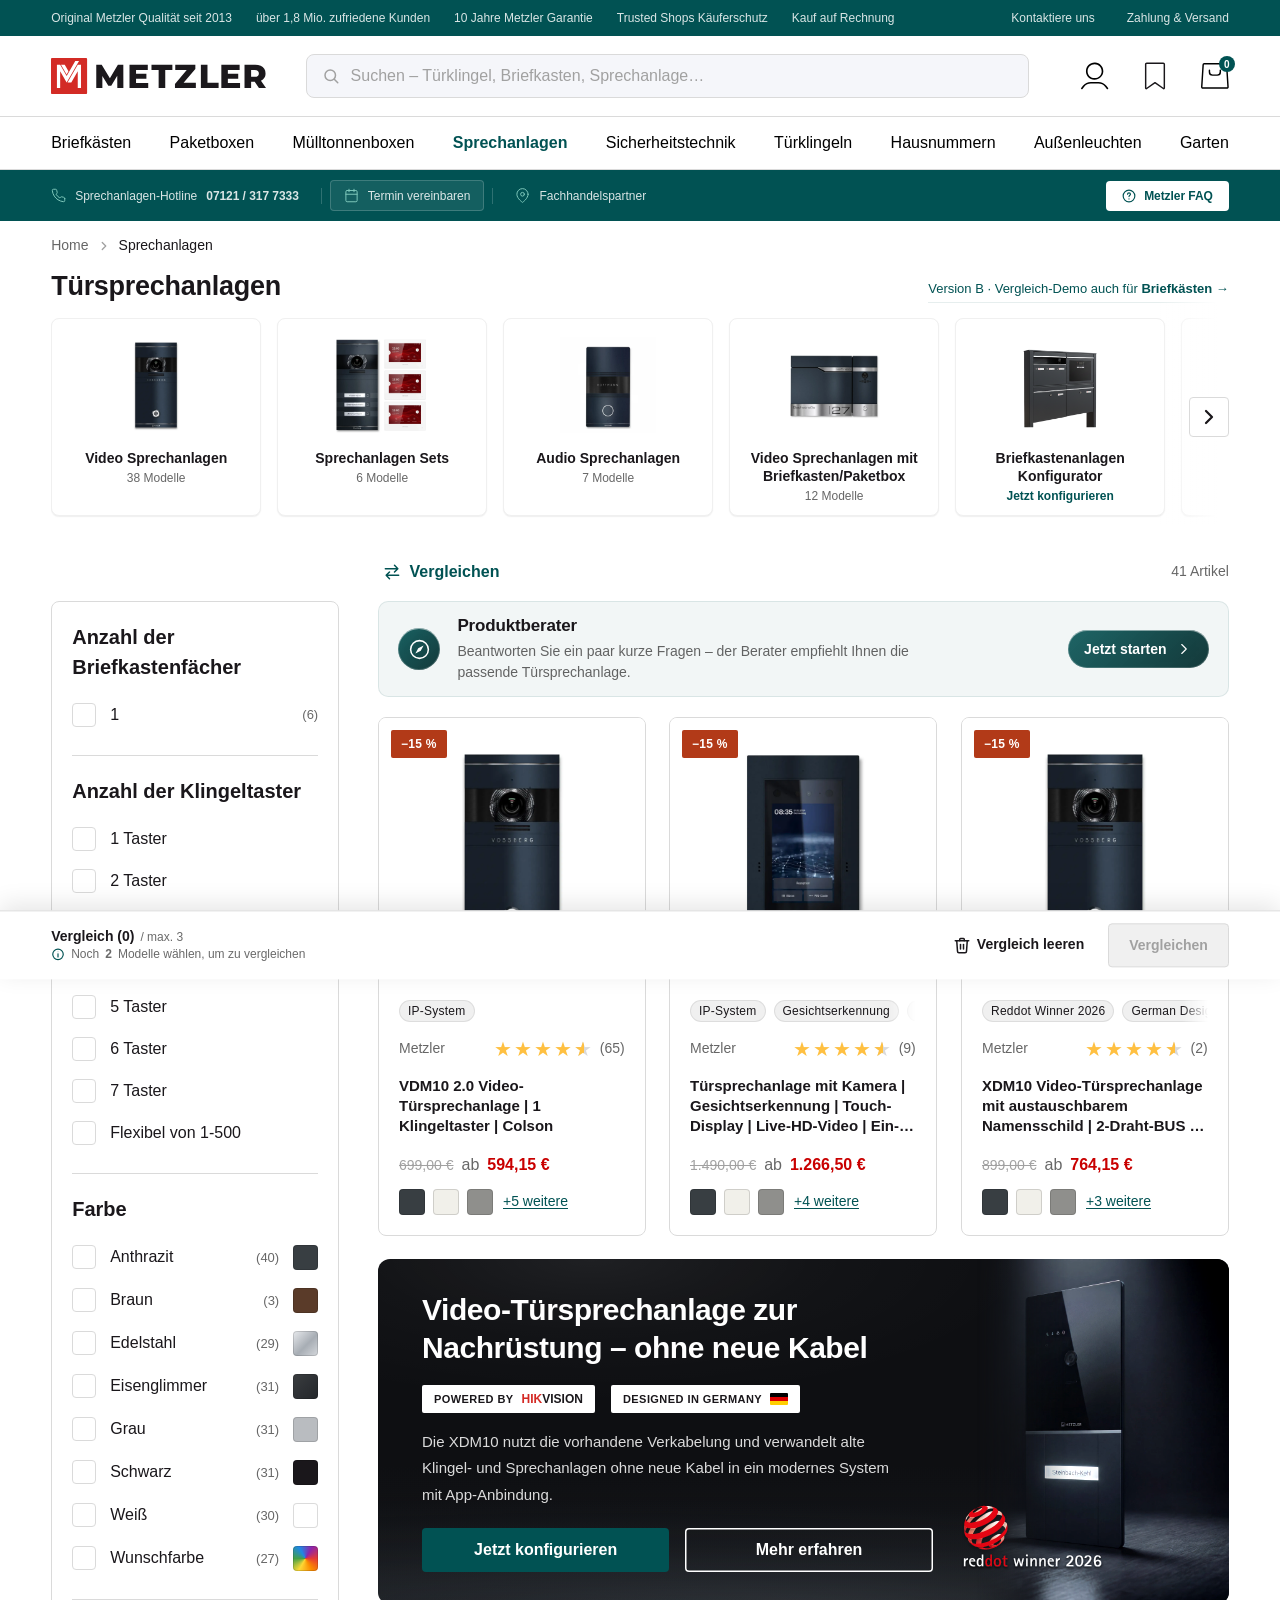
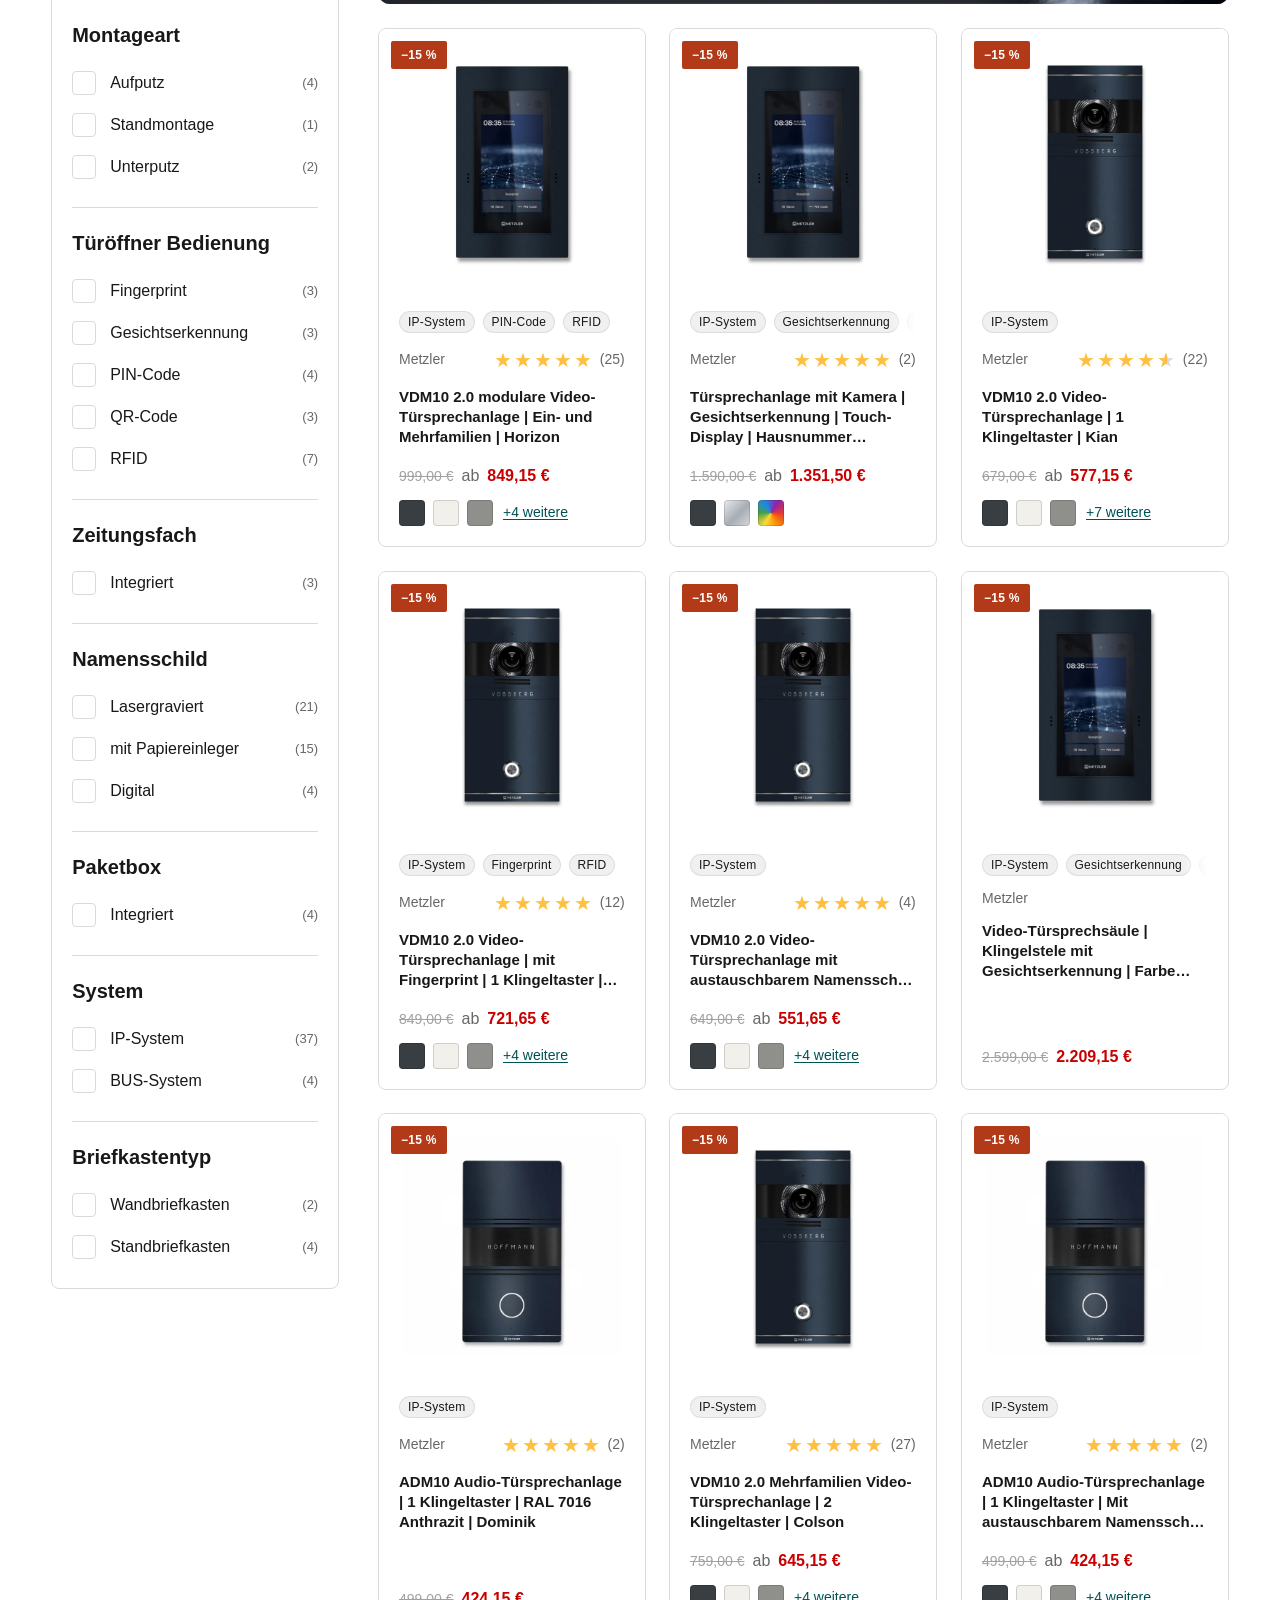
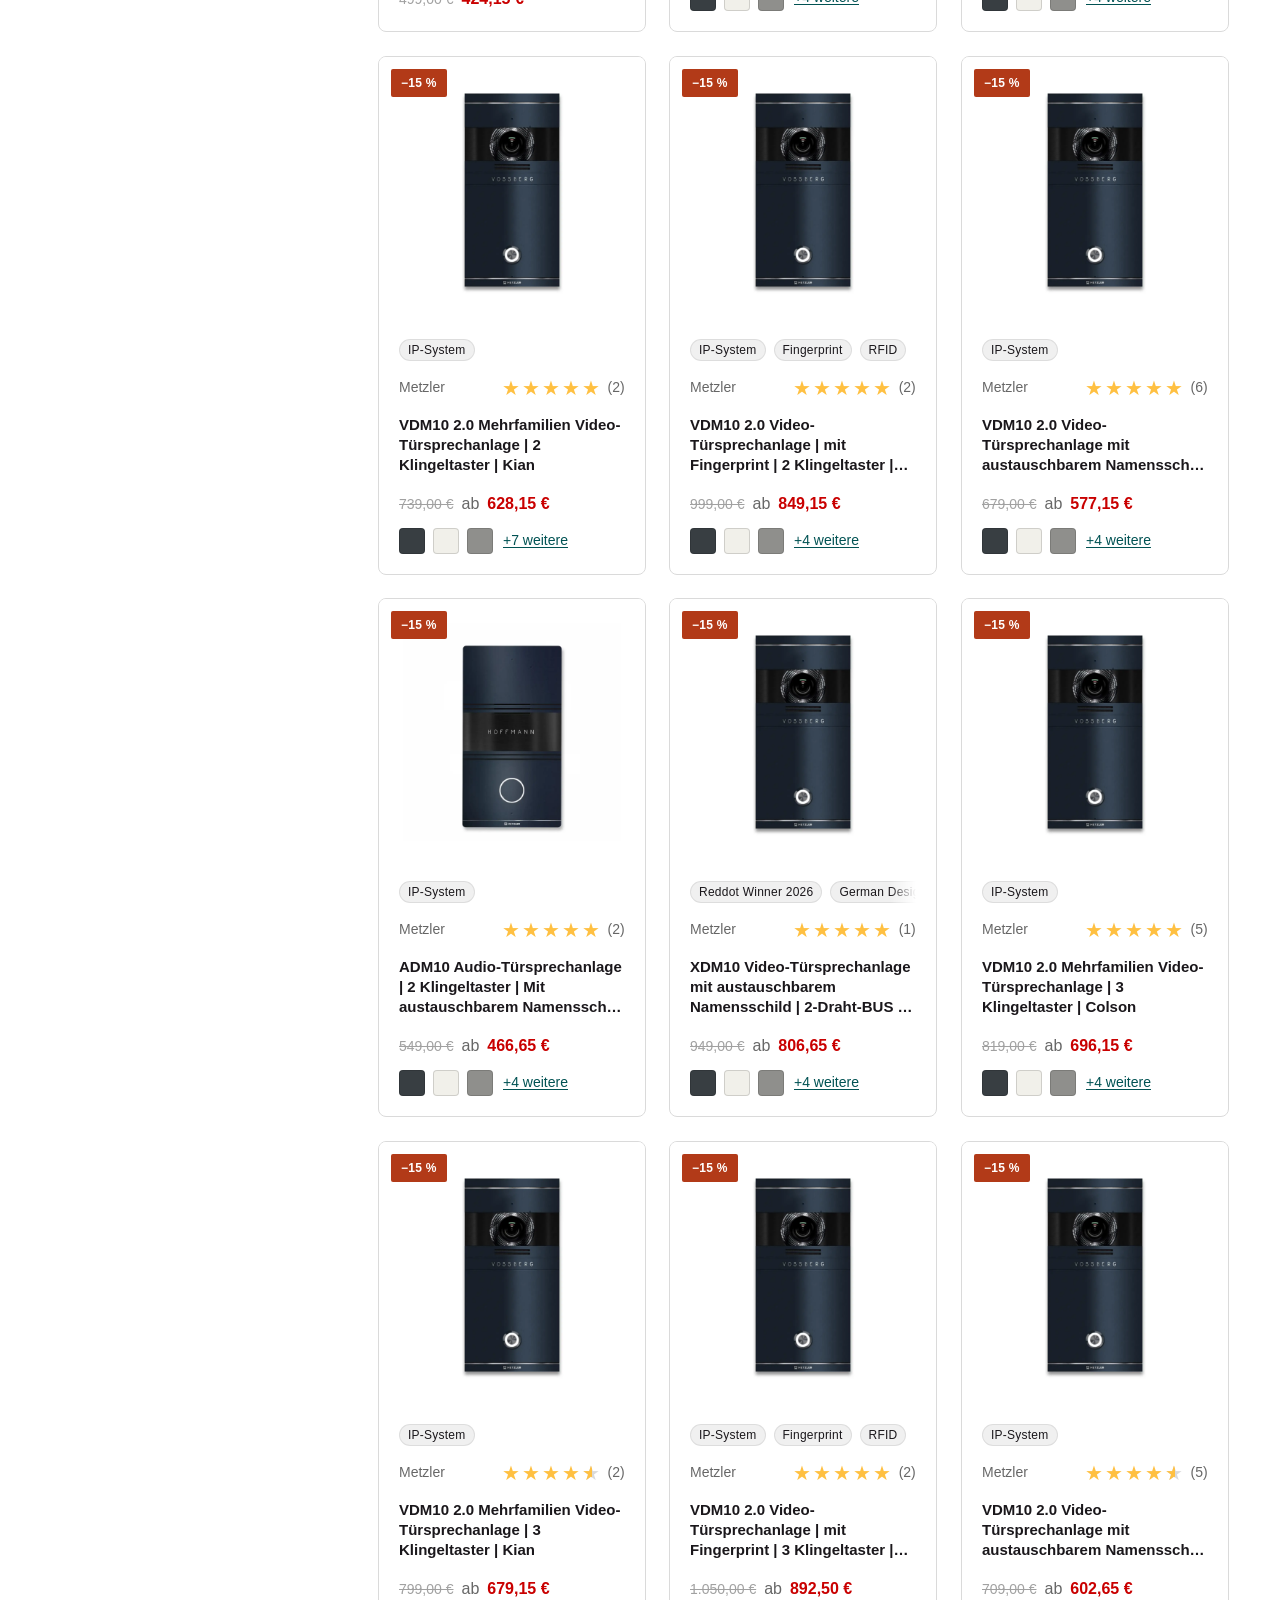
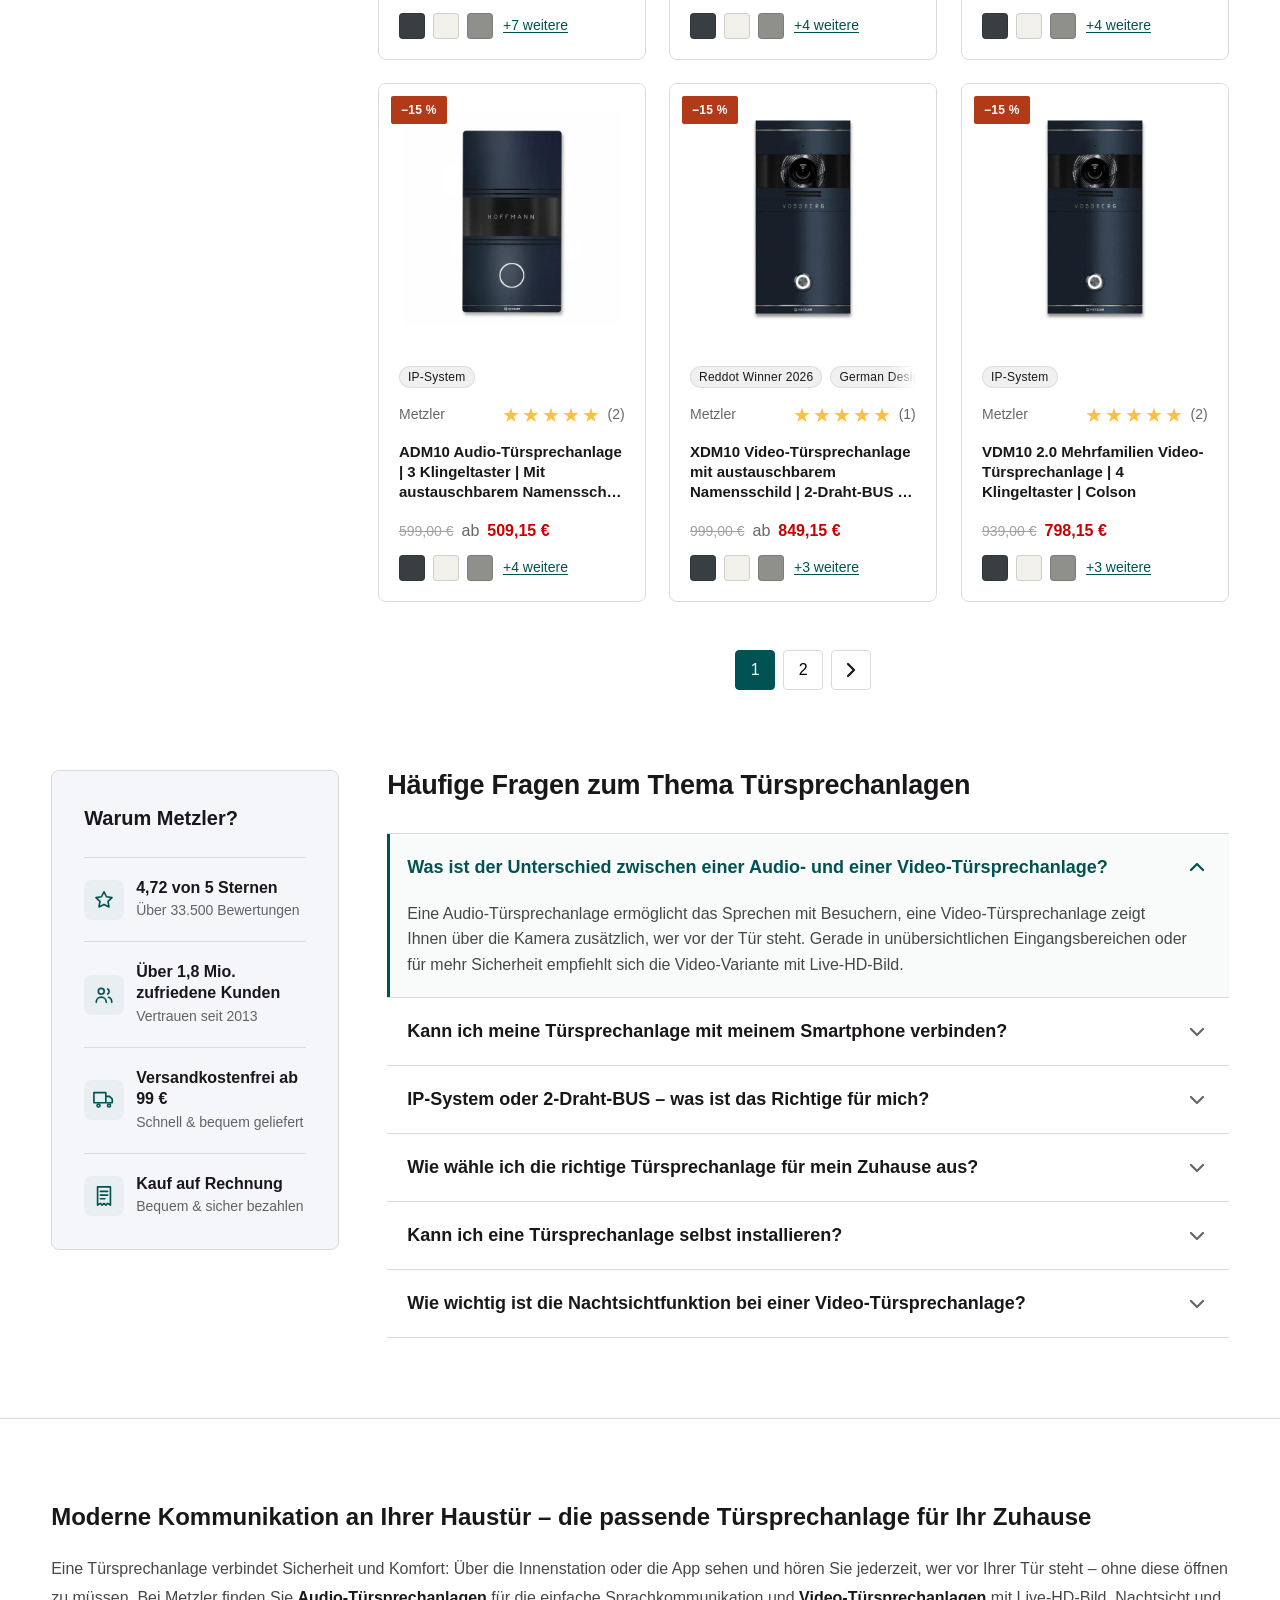
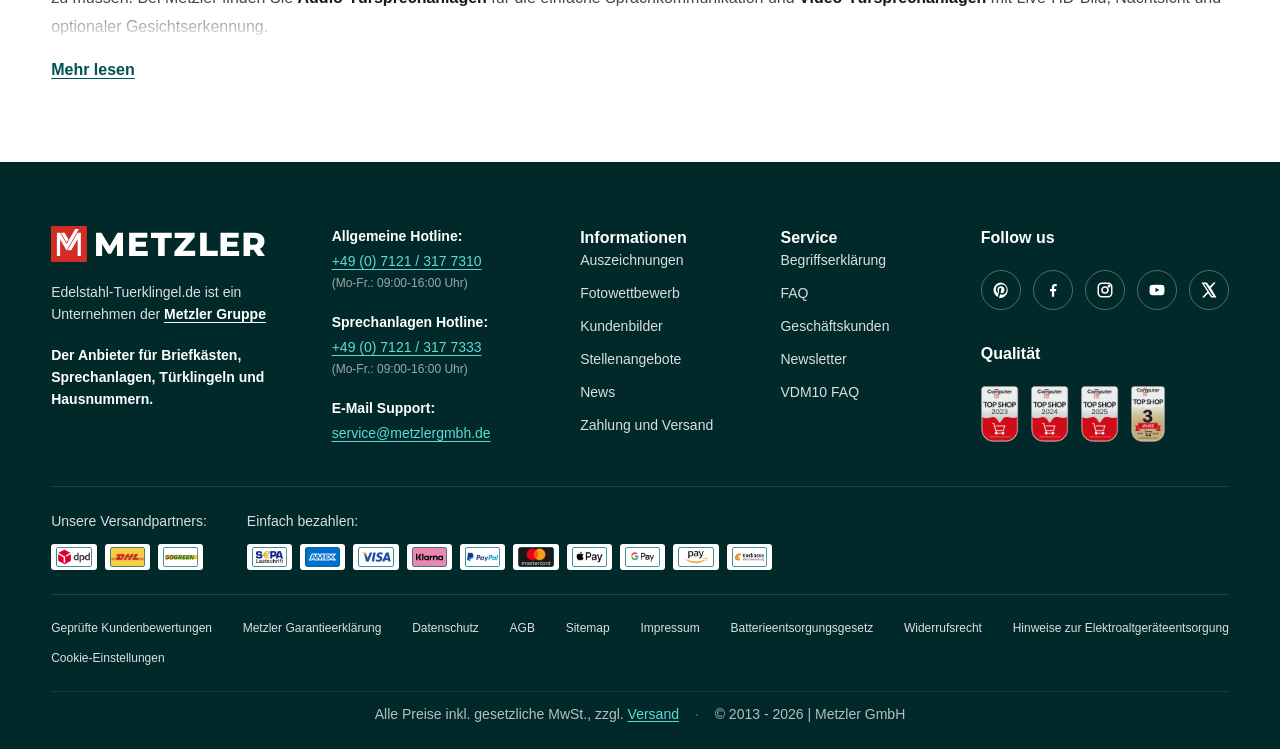
<file: Deliverables/vergleichen-flow-B/index.html>
<!DOCTYPE html>
<html lang="de">
<head>
<meta charset="UTF-8" />
<meta name="viewport" content="width=device-width, initial-scale=1, viewport-fit=cover" />
<title>Türsprechanlagen online kaufen | Metzler</title>
<meta name="description" content="Moderne Türsprechanlagen von Metzler: Video- & Audio-Gegensprechanlagen, IP- und 2-Draht-BUS-Systeme, Ein- und Mehrfamilien, mit Fingerprint, Gesichtserkennung & App-Anbindung." />
<link rel="stylesheet" href="Home/styles-v2.css?v=9" />
<link rel="stylesheet" href="plp.css?v=271" />
<link rel="stylesheet" href="vergleichen.css?v=249" /><!-- Vergleichen add-on + flow -->
<link rel="stylesheet" href="merkliste.css?v=55" /><!-- Merkliste add-on -->
<link rel="stylesheet" href="vergleich-tausch.css?v=5" /><!-- Vergleich voll: swap picker (shared by Vergleichen + Merkliste) -->
  <meta name="robots" content="noindex, nofollow" />
</head>
<body class="plp sprech">

<!-- ===== SVG ICON SPRITE (from home design system) ===== -->
<svg width="0" height="0" style="position:absolute" aria-hidden="true">
  <defs>
    <symbol id="i-search" viewBox="0 0 24 24" fill="none" stroke="currentColor" stroke-width="2" stroke-linecap="round" stroke-linejoin="round"><circle cx="11" cy="11" r="7"/><path d="M21 21l-4.3-4.3"/></symbol>
    <symbol id="i-search-m" viewBox="0 0 19 20" fill="currentColor"><path d="M16.625 8.86618C16.6247 4.81893 13.2882 1.49999 9.125 1.49999C4.96183 1.49999 1.62525 4.81893 1.625 8.86618C1.625 12.9136 4.96168 16.2333 9.125 16.2333V17.7333L8.66211 17.7216C3.90667 17.4843 0.125 13.6101 0.125 8.86618C0.125251 3.96948 4.15459 0 9.125 0C14.0954 0 18.1248 3.96948 18.125 8.86618C18.125 13.7631 14.0956 17.7333 9.125 17.7333V16.2333C13.2883 16.2333 16.625 12.9136 16.625 8.86618Z"/><path d="M18.659 19.6237C18.3683 19.9188 17.8935 19.9222 17.5984 19.6316L13.4441 15.5398L14.4969 14.4704L18.6511 18.5632C18.9462 18.8539 18.9496 19.3287 18.659 19.6237Z"/></symbol>
    <symbol id="i-menu-m" viewBox="0 0 21 17" fill="currentColor"><path d="M0 0.8C0 0.358172 0.358172 0 0.8 0H20.2C20.6418 0 21 0.358172 21 0.8C21 1.24183 20.6418 1.6 20.2 1.6H0.799999C0.358171 1.6 0 1.24183 0 0.8Z"/><path d="M0 8.4C0 7.95817 0.358172 7.6 0.8 7.6H14.2C14.6418 7.6 15 7.95817 15 8.4C15 8.84183 14.6418 9.2 14.2 9.2H0.8C0.358172 9.2 0 8.84183 0 8.4Z"/><path d="M0 16C0 15.5582 0.358172 15.2 0.8 15.2H20.2C20.6418 15.2 21 15.5582 21 16C21 16.4418 20.6418 16.8 20.2 16.8H0.799999C0.358171 16.8 0 16.4418 0 16Z"/></symbol>
    <symbol id="i-chevron-down" viewBox="0 0 24 24" fill="none" stroke="currentColor" stroke-width="2.25" stroke-linecap="round" stroke-linejoin="round"><path d="M6 9l6 6 6-6"/></symbol>
    <symbol id="i-chevron-right" viewBox="0 0 24 24" fill="none" stroke="currentColor" stroke-width="2.25" stroke-linecap="round" stroke-linejoin="round"><path d="M9 6l6 6-6 6"/></symbol>
    <symbol id="i-truck" viewBox="0 0 24 24" fill="none" stroke="currentColor" stroke-width="1.8" stroke-linejoin="round" stroke-linecap="round"><path d="M1 4h13v11H1zM14 8h4l3 3v4h-7z"/><circle cx="6" cy="18" r="1.6"/><circle cx="17.5" cy="18" r="1.6"/></symbol>
    <symbol id="i-receipt" viewBox="0 0 24 24" fill="none" stroke="currentColor" stroke-width="1.8" stroke-linejoin="round" stroke-linecap="round"><path d="M5 2h14v20l-3-2-2 2-2-2-2 2-2-2-3 2z"/><path d="M8 7h8M8 11h8M8 15h5"/></symbol>
    <symbol id="i-star" viewBox="0 0 24 24" fill="none" stroke="currentColor" stroke-width="1.8" stroke-linejoin="round" stroke-linecap="round"><path d="M12 3l2.7 5.46 6.03.88-4.36 4.25 1.03 6.01L12 16.9 6.57 19.6l1.03-6.01L3.24 9.34l6.03-.88z"/></symbol>
    <symbol id="i-users" viewBox="0 0 24 24" fill="none" stroke="currentColor" stroke-width="1.8" stroke-linecap="round" stroke-linejoin="round"><circle cx="9" cy="8" r="3.2"/><path d="M3.5 20c0-3.3 2.5-5.7 5.5-5.7s5.5 2.4 5.5 5.7"/><path d="M16 5.4a3.2 3.2 0 010 5.6"/><path d="M17 14.5c2 .6 3.5 2.6 3.5 5.5"/></symbol>
    <symbol id="i-sliders" viewBox="0 0 24 24" fill="none" stroke="currentColor" stroke-width="2" stroke-linecap="round" stroke-linejoin="round"><path d="M4 6h16M4 12h16M4 18h16"/><circle cx="9" cy="6" r="2" fill="#fff"/><circle cx="15" cy="12" r="2" fill="#fff"/><circle cx="8" cy="18" r="2" fill="#fff"/></symbol>
    <symbol id="i-x" viewBox="0 0 24 24" fill="none" stroke="currentColor" stroke-width="2.2" stroke-linecap="round"><line x1="6" y1="6" x2="18" y2="18"/><line x1="6" y1="18" x2="18" y2="6"/></symbol>
    <symbol id="i-instagram" viewBox="0 0 24 24" fill="none" stroke="currentColor" stroke-width="2" stroke-linecap="round" stroke-linejoin="round"><rect x="3" y="3" width="18" height="18" rx="5"/><circle cx="12" cy="12" r="4"/><circle cx="17.5" cy="6.5" r="1" fill="currentColor"/></symbol>
    <symbol id="i-facebook" viewBox="0 0 24 24" fill="currentColor"><path d="M13.5 21v-7.5h2.5l.5-3h-3V8.5c0-.9.3-1.5 1.5-1.5H17V4.2c-.5-.1-1.5-.2-2.5-.2-2.4 0-4 1.4-4 4v2.5H8v3h2.5V21h3z"/></symbol>
    <symbol id="i-youtube" viewBox="0 0 24 24" fill="currentColor"><path d="M21.6 7.2c-.2-.9-.9-1.6-1.8-1.8C18.2 5 12 5 12 5s-6.2 0-7.8.4c-.9.2-1.6.9-1.8 1.8C2 8.8 2 12 2 12s0 3.2.4 4.8c.2.9.9 1.6 1.8 1.8 1.6.4 7.8.4 7.8.4s6.2 0 7.8-.4c.9-.2 1.6-.9 1.8-1.8.4-1.6.4-4.8.4-4.8s0-3.2-.4-4.8zM10 15V9l5.2 3-5.2 3z"/></symbol>
    <symbol id="i-pinterest" viewBox="0 0 24 24" fill="currentColor"><path d="M12 2a10 10 0 00-3.6 19.3c-.1-.8-.2-2 0-2.9.2-.8 1.2-5 1.2-5s-.3-.6-.3-1.5c0-1.4.8-2.5 1.9-2.5.9 0 1.3.7 1.3 1.5 0 .9-.6 2.2-.9 3.5-.2 1 .5 1.9 1.6 1.9 1.9 0 3.4-2 3.4-5 0-2.6-1.9-4.4-4.5-4.4-3.1 0-4.9 2.3-4.9 4.7 0 .9.4 1.9.8 2.5.1.1.1.2.1.3l-.3 1.2c-.1.2-.2.3-.4.2-1.4-.7-2.3-2.7-2.3-4.4 0-3.6 2.6-6.9 7.5-6.9 3.9 0 7 2.8 7 6.6 0 3.9-2.5 7.1-5.9 7.1-1.2 0-2.3-.6-2.6-1.3l-.7 2.7c-.3 1-1 2.3-1.4 3.1A10 10 0 1012 2z"/></symbol>
    <symbol id="i-x-social" viewBox="0 0 24 24" fill="currentColor"><path d="M18.244 2H21l-6.54 7.47L22 22h-6.86l-4.39-5.74L5.6 22H2.84l7.01-8.01L2 2h7.04l3.97 5.25L18.244 2zm-2.4 18h1.79L7.24 4H5.34l10.5 16z"/></symbol>
  </defs>
</svg>

<!-- ===== TOPBAR ===== -->
<div class="topbar">
  <div class="container topbar__inner">
    <ul class="topbar__claims">
      <li>Original Metzler Qualität seit 2013</li>
      <li>über 1,8 Mio. zufriedene Kunden</li>
      <li><a href="https://edelstahl-tuerklingel.de/metzler-garantieerklaerung" target="_blank" rel="noopener">10 Jahre Metzler Garantie</a></li>
      <li>Trusted Shops Käuferschutz</li>
      <li>Kauf auf Rechnung</li>
    </ul>
    <div class="topbar__links">
      <a href="#">Kontaktiere uns</a>
      <a href="#">Zahlung &amp; Versand</a>
    </div>
  </div>
</div>

<!-- ===== HEADER ===== -->
<header class="header">
  <div class="container">
    <div class="header__main">
      <div class="header__left-actions">
        <button class="header__burger" id="navBurger" data-nav-toggle aria-label="Menü öffnen" aria-expanded="false" aria-controls="mobileNav"><svg><use href="#i-menu-m"/></svg></button>
        <button class="header__search-icon" id="searchIcon" aria-label="Suchen" type="button"><svg><use href="#i-search-m"/></svg></button>
      </div>
      <a href="Home/index.html" class="header__logo" aria-label="Metzler Startseite">
        <img src="Home/Logo/Metzler_Logo-rot-schwarz.svg" alt="Metzler" />
      </a>
      <button class="header__kategorien" type="button" data-nav-toggle aria-controls="mobileNav" aria-expanded="false" aria-label="Kategorien">
        <img class="header__kategorien-icon" src="Home/ICONS/menu.svg" alt="" aria-hidden="true" />
        <span class="header__kategorien-label">Kategorien</span>
      </button>
      <div class="header__search">
        <svg><use href="#i-search"/></svg>
        <input type="search" placeholder="Suchen – Türklingel, Briefkasten, Sprechanlage…" />
      </div>
      <div class="header__icons">
        <a class="icon-btn" href="#" aria-label="Mein Konto"><img src="Home/ICONS/profile.svg" alt="" /></a>
        <a class="icon-btn" href="#" aria-label="Warenkorb"><img src="Home/ICONS/cart.svg" alt="" /><span class="badge">0</span></a>
      </div>
    </div>
  </div>
  <nav class="header__nav" aria-label="Hauptnavigation">
    <div class="container">
      <button class="header__nav-all" type="button" data-nav-toggle aria-controls="mobileNav" aria-expanded="false" aria-label="Alle Kategorien">
        <img class="header__nav-all-icon" src="Home/ICONS/menu.svg" alt="" aria-hidden="true" />
        <span class="header__nav-all-label">Alle</span>
      </button>
      <ul>
        <li class="hnav-item" data-mega-item>
          <a href="briefkasten.html"
             id="mm-trigger-briefkasten" data-mega-trigger
             aria-haspopup="true" aria-expanded="false" aria-controls="mm-panel-briefkasten">Briefkästen</a>

          <!-- Drop-panel spans the full nav width; inner .container realigns content to the page grid -->
          <div class="mega-panel" id="mm-panel-briefkasten" data-mega-panel
               role="region" aria-label="Briefkästen – Unterkategorien" aria-hidden="true">
            <!-- Asymmetric 75/25 split: subcategory grid (left) + persistent featured promo (right) -->
            <div class="container mega-layout">

              <!-- LEFT ZONE (~75%): standard subcategories as image tiles -->
              <ul class="mega-grid">
                <li><a class="mega-card" href="#grid">
                  <span class="mega-card__media"><img src="Product%20Image/einfamilien-briefkasten.png" alt="Einfamilien-Briefkasten" loading="lazy"></span>
                  <span class="mega-card__label">Einfamilien-Briefkasten</span></a></li>

                <li><a class="mega-card" href="#grid">
                  <span class="mega-card__media"><img src="Product%20Image/briefkasten-ohne-gravur.webp" alt="Briefkasten ohne Gravur" loading="lazy"></span>
                  <span class="mega-card__label">Briefkasten ohne Gravur</span></a></li>

                <li><a class="mega-card" href="#grid">
                  <span class="mega-card__media"><img src="Product%20Image/standbriefkaesten.webp" alt="Standbriefkästen" loading="lazy"></span>
                  <span class="mega-card__label">Standbriefkästen</span></a></li>

                <li><a class="mega-card" href="#grid">
                  <span class="mega-card__media"><img src="Product%20Image/briefkasten-klingel-sprechanlage.webp" alt="Briefkasten mit Klingel & Sprechanlage" loading="lazy"></span>
                  <span class="mega-card__label">Mit Klingel &amp; Sprechanlage</span></a></li>

                <li><a class="mega-card" href="#grid">
                  <span class="mega-card__media"><img src="Product%20Image/mehrfamilien-briefkaesten.webp" alt="Mehrfamilien Briefkästen" loading="lazy"></span>
                  <span class="mega-card__label">Mehrfamilien Briefkästen</span></a></li>

                <li><a class="mega-card" href="#grid">
                  <span class="mega-card__media"><img src="Product%20Image/unterputz-briefkaesten.webp" alt="Unterputz Briefkästen" loading="lazy"></span>
                  <span class="mega-card__label">Unterputz Briefkästen</span></a></li>

                <li><a class="mega-card" href="#grid">
                  <span class="mega-card__media"><img src="Product%20Image/paketboxen.webp" alt="Paketboxen" loading="lazy"></span>
                  <span class="mega-card__label">Paketboxen</span></a></li>

                <li><a class="mega-card" href="#grid">
                  <span class="mega-card__media"><img src="Product%20Image/briefkastenschilder.webp" alt="Briefkastenschilder" loading="lazy"></span>
                  <span class="mega-card__label">Briefkastenschilder</span></a></li>

                <li><a class="mega-card" href="#grid">
                  <span class="mega-card__media"><img src="Product%20Image/briefkastenstaender.webp" alt="Briefkastenständer" loading="lazy"></span>
                  <span class="mega-card__label">Briefkastenständer</span></a></li>

                <li><a class="mega-card" href="#grid">
                  <span class="mega-card__media"><img src="Product%20Image/ersatzteile-zubehoer.webp" alt="Ersatzteile & Zubehör" loading="lazy"></span>
                  <span class="mega-card__label">Ersatzteile &amp; Zubehör</span></a></li>
              </ul>

              <!-- RIGHT ZONE (~25%): featured Konfigurator poster (matches the Sprechanlage poster) -->
              <aside class="mega-poster" aria-label="Briefkastenanlagen Konfigurator">
                <div class="mega-poster__media">
                  <img class="mega-poster__bg" src="Poster/poster-briefkasten2.png" alt="Briefkastenanlage – 3D Konfigurator" loading="lazy">
                </div>
                <div class="mega-poster__content">
                  <span class="mega-poster__eyebrow">3D Konfigurator</span>
                  <h3 class="mega-poster__title">Briefkastenanlage individuell gestalten</h3>
                  <p class="mega-poster__features">Design · Farbe · Montageart</p>
                  <a class="mega-poster__cta" href="#">Jetzt konfigurieren</a>
                </div>
              </aside>

            </div>
          </div>
        </li>
        <li><a href="#">Paketboxen</a></li>
        <li><a href="#">Mülltonnenboxen</a></li>
        <li class="hnav-item" data-mega-item>
          <a href="#"
             id="mm-trigger-sprechanlagen" class="is-featured" data-mega-trigger
             aria-haspopup="true" aria-expanded="false" aria-controls="mm-panel-sprechanlagen">Sprechanlagen</a>

          <!-- Drop-panel: subcategory grid (left) + XDM10 poster (right) -->
          <div class="mega-panel" id="mm-panel-sprechanlagen" data-mega-panel
               role="region" aria-label="Türsprechanlagen – Unterkategorien" aria-hidden="true">
            <div class="container mega-layout">

              <!-- LEFT ZONE (~75%): subcategories as image tiles -->
              <ul class="mega-grid">
                <li><a class="mega-card" href="#grid">
                  <span class="mega-card__media"><img src="Product%20Image/Sprechanlage/video-station.png" alt="Video-Sprechanlagen" loading="lazy"></span>
                  <span class="mega-card__label">Video-Sprechanlagen</span></a></li>

                <li><a class="mega-card" href="#grid">
                  <span class="mega-card__media"><img src="Product%20Image/Sprechanlage/audio-station.png" alt="Audio-Sprechanlagen" loading="lazy"></span>
                  <span class="mega-card__label">Audio-Sprechanlagen</span></a></li>

                <li><a class="mega-card" href="#grid">
                  <span class="mega-card__media"><img src="Product%20Image/Sprechanlage/mehrfamilien-anlage.png" alt="Mehrfamilien-Anlagen" loading="lazy"></span>
                  <span class="mega-card__label">Mehrfamilien-Anlagen</span></a></li>

                <li><a class="mega-card" href="#grid">
                  <span class="mega-card__media"><img src="Product%20Image/Sprechanlage/touch-display-station.png" alt="Mit Gesichtserkennung" loading="lazy"></span>
                  <span class="mega-card__label">Mit Gesichtserkennung</span></a></li>

                <li><a class="mega-card" href="#grid">
                  <span class="mega-card__media"><img src="Product%20Image/Sprechanlage/briefkasten-paketbox.png" alt="Mit Briefkasten/Paketbox" loading="lazy"></span>
                  <span class="mega-card__label">Mit Briefkasten/Paketbox</span></a></li>

                <li><a class="mega-card" href="#grid">
                  <span class="mega-card__media"><img src="Product%20Image/Sprechanlage/innenstation.png" alt="Innenstationen" loading="lazy"></span>
                  <span class="mega-card__label">Innenstationen</span></a></li>

                <li><a class="mega-card" href="#grid">
                  <span class="mega-card__media"><img src="Product%20Image/Sprechanlage/bus-xdm10.png" alt="2-Draht-BUS (XDM10)" loading="lazy"></span>
                  <span class="mega-card__label">2-Draht-BUS (XDM10)</span></a></li>

                <li><a class="mega-card" href="#grid">
                  <span class="mega-card__media"><img src="Product%20Image/Sprechanlage/zubehoer.png" alt="Erweiterungen & Zubehör" loading="lazy"></span>
                  <span class="mega-card__label">Erweiterungen &amp; Zubehör</span></a></li>
              </ul>

              <!-- RIGHT ZONE (~25%): XDM10 poster (replaces the Konfigurator) -->
              <aside class="mega-poster" aria-label="XDM10 Video-Türsprechanlage">
                <div class="mega-poster__media">
                  <img class="mega-poster__bg" src="Poster/poster-sprechanlage-xdm10.png" alt="XDM10 Video-Türsprechanlage – Red Dot Award Winner 2026" loading="lazy">
                </div>
                <div class="mega-poster__content">
                  <span class="mega-poster__eyebrow">Video-Türsprechanlage</span>
                  <h3 class="mega-poster__title">XDM10 – nachrüsten ohne neue Kabel</h3>
                  <p class="mega-poster__features">2-Draht-BUS · App-Anbindung · HD-Video</p>
                  <a class="mega-poster__cta" href="#">Jetzt konfigurieren</a>
                </div>
              </aside>

            </div>
          </div>
        </li>
        <li><a href="#">Sicherheitstechnik</a></li>
        <li><a href="#">Türklingeln</a></li>
        <li><a href="#">Hausnummern</a></li>
        <li><a href="#">Außenleuchten</a></li>
        <li><a href="#">Garten</a></li>
      </ul>
    </div>
  </nav>
</header>

<!-- ===== CONTACT / QUICK-ACTION BAR (immediately after the nav) ===== -->
<div class="quickbar" id="quickbar">
  <div class="container quickbar-inner">
    <!-- Mobile-only collapsed header -->
    <button class="qa-mobile-toggle" type="button" aria-expanded="false" aria-controls="qaPanel">
      <span>Info &amp; Hilfecenter</span>
      <svg class="chev" viewBox="0 0 24 24" fill="none" stroke="currentColor" stroke-width="2" stroke-linecap="round" stroke-linejoin="round" aria-hidden="true"><path d="M6 9l6 6 6-6"/></svg>
    </button>

    <div class="qa-panel" id="qaPanel">
    <div class="qa-group" id="quickbarItems">
      <a class="qa" href="tel:+4971213177333">
        <span class="qa-ico"><svg viewBox="0 0 24 24" fill="none" stroke="currentColor" stroke-linecap="round" stroke-linejoin="round"><path d="M22 16.92v3a2 2 0 0 1-2.18 2 19.79 19.79 0 0 1-8.63-3.07 19.5 19.5 0 0 1-6-6A19.79 19.79 0 0 1 2.12 4.18 2 2 0 0 1 4.11 2h3a2 2 0 0 1 2 1.72c.13.96.36 1.9.7 2.81a2 2 0 0 1-.45 2.11L8.09 9.91a16 16 0 0 0 6 6l1.27-1.27a2 2 0 0 1 2.11-.45c.91.34 1.85.57 2.81.7A2 2 0 0 1 22 16.92z"/></svg></span>
        <span class="qa-body">
          <span class="qa-label">Sprechanlagen-Hotline</span>
          <span class="qa-meta"><strong>07121&nbsp;/&nbsp;317&nbsp;7333</strong></span>
        </span>
        <span class="qa-arrow"><svg viewBox="0 0 24 24" fill="none" stroke="currentColor" stroke-linecap="round" stroke-linejoin="round"><path d="M9 6l6 6-6 6"/></svg></span>
      </a>
      <span class="qa-divider"></span>
      <button class="qa termin" type="button" data-open-modal>
        <span class="qa-ico"><svg viewBox="0 0 24 24" fill="none" stroke="currentColor" stroke-linecap="round" stroke-linejoin="round"><rect x="3" y="4" width="18" height="18" rx="2"/><path d="M16 2v4M8 2v4M3 10h18"/></svg></span>
        <span class="qa-body">
          <span class="qa-label">Termin vereinbaren</span>
          <span class="qa-meta">Persönlichen Beratungstermin buchen.</span>
        </span>
        <span class="qa-arrow"><svg viewBox="0 0 24 24" fill="none" stroke="currentColor" stroke-linecap="round" stroke-linejoin="round"><path d="M9 6l6 6-6 6"/></svg></span>
      </button>
      <span class="qa-divider"></span>
      <a class="qa" href="#partner">
        <span class="qa-ico"><svg viewBox="0 0 24 24" fill="none" stroke="currentColor" stroke-linecap="round" stroke-linejoin="round"><path d="M21 10c0 7-9 13-9 13S3 17 3 10a9 9 0 1 1 18 0z"/><circle cx="12" cy="10" r="3"/></svg></span>
        <span class="qa-body">
          <span class="qa-label">Fachhandelspartner</span>
          <span class="qa-meta">Installationspartner in Ihrer Nähe.</span>
        </span>
        <span class="qa-arrow"><svg viewBox="0 0 24 24" fill="none" stroke="currentColor" stroke-linecap="round" stroke-linejoin="round"><path d="M9 6l6 6-6 6"/></svg></span>
      </a>
    </div>

    <a class="qa-cta" href="#beratung">
      <span class="qa-ico"><svg viewBox="0 0 24 24" fill="none" stroke="currentColor" stroke-linecap="round" stroke-linejoin="round"><circle cx="12" cy="12" r="10"/><path d="M9.5 9a2.5 2.5 0 0 1 5 0c0 1.5-2.5 2-2.5 4M12 17h.01"/></svg></span>
      <span class="qa-body">
        <span class="qa-label">Metzler FAQ</span>
        <span class="qa-meta">Antworten auf häufige Fragen.</span>
      </span>
      <span class="qa-arrow"><svg viewBox="0 0 24 24" fill="none" stroke="currentColor" stroke-linecap="round" stroke-linejoin="round"><path d="M9 6l6 6-6 6"/></svg></span>
    </a>
    </div>
  </div>
</div>

<!-- ===== CONTACT MODAL (opened by Info- & Hilfecenter) ===== -->
<div class="overlay" id="contactModal" role="dialog" aria-modal="true" aria-labelledby="mt" aria-hidden="true">
  <div class="modal">
    <button class="m-close" type="button" aria-label="Schließen" data-close-modal>
      <svg width="14" height="14" viewBox="0 0 14 14" fill="none" aria-hidden="true" focusable="false"><path d="M1 1l12 12M13 1L1 13" stroke="currentColor" stroke-width="2" stroke-linecap="round"/></svg>
    </button>

    <aside class="brand">
      <div class="brand-head">
        <h1>Sprechen Sie<br>mit einem <em>Experten</em></h1>
        <p class="lede">Persönliche Beratung, technischer Support und Metzler Partnerbetriebe – wir sind für Sie da.</p>
      </div>
      <div class="brand-foot">
        <span class="label">Hotline</span>
        <a class="phone" href="tel:+4971213177333">+49 (0) 7121 / 317 7333</a>
        <span class="m-meta">Mo–Fr · 09:00–16:00 Uhr</span>
        <a class="mail" href="mailto:service@metzlergmbh.de">service@metzlergmbh.de</a>
      </div>
    </aside>

    <section class="actions">
      <p class="m-eyebrow">Kontakt &amp; Service</p>
      <h2 id="mt">Wie können wir Ihnen helfen?</h2>
      <p class="sub">Wählen Sie Ihr Anliegen – wir helfen Ihnen gerne weiter.</p>

      <div class="list">
        <a class="row" href="#docs">
          <span class="ico"><svg viewBox="0 0 24 24" fill="none" stroke="currentColor" stroke-linecap="round" stroke-linejoin="round"><path d="M14 2H6a2 2 0 0 0-2 2v16a2 2 0 0 0 2 2h12a2 2 0 0 0 2-2V8z"/><path d="M14 2v6h6"/></svg></span>
          <span class="body">
            <span class="label">Dokumentation &amp; Downloads</span>
            <span class="m-meta">Anleitungen, häufig gestellte Fragen und Tipps.</span>
          </span>
          <span class="arrow"><svg viewBox="0 0 24 24" fill="none" stroke="currentColor" stroke-linecap="round"><path d="M9 6l6 6-6 6"/></svg></span>
        </a>
        <a class="row" href="#beratung">
          <span class="ico"><svg viewBox="0 0 24 24" fill="none" stroke="currentColor" stroke-linecap="round" stroke-linejoin="round"><path d="M21 15a2 2 0 0 1-2 2H7l-4 4V5a2 2 0 0 1 2-2h14a2 2 0 0 1 2 2v10z"/></svg></span>
          <span class="body">
            <span class="label">Produktberatung &amp; Bestellung</span>
            <span class="m-meta">Beratung vor dem Kauf einer Sprechanlage.</span>
          </span>
          <span class="arrow"><svg viewBox="0 0 24 24" fill="none" stroke="currentColor" stroke-linecap="round"><path d="M9 6l6 6-6 6"/></svg></span>
        </a>
        <a class="row" href="#support">
          <span class="ico"><svg viewBox="0 0 24 24" fill="none" stroke="currentColor" stroke-linecap="round" stroke-linejoin="round"><path d="M14.7 6.3a4 4 0 0 0-5.4 5.4L3 18v3h3l6.3-6.3a4 4 0 0 0 5.4-5.4l-2.5 2.5-2.1-2.1z"/></svg></span>
          <span class="body">
            <span class="label">Technischer Support</span>
            <span class="m-meta">Techniker Termin zur Einrichtung.</span>
          </span>
          <span class="arrow"><svg viewBox="0 0 24 24" fill="none" stroke="currentColor" stroke-linecap="round"><path d="M9 6l6 6-6 6"/></svg></span>
        </a>
        <a class="row" href="#partner">
          <span class="ico"><svg viewBox="0 0 24 24" fill="none" stroke="currentColor" stroke-linecap="round" stroke-linejoin="round"><path d="M21 10c0 7-9 13-9 13S3 17 3 10a9 9 0 1 1 18 0z"/><circle cx="12" cy="10" r="3"/></svg></span>
          <span class="body">
            <span class="label">Metzler Partnerbetriebe</span>
            <span class="m-meta">Installationspartner in Ihrer Nähe.</span>
          </span>
          <span class="arrow"><svg viewBox="0 0 24 24" fill="none" stroke="currentColor" stroke-linecap="round"><path d="M9 6l6 6-6 6"/></svg></span>
        </a>
      </div>
    </section>
  </div>
</div>

<!-- ===== MOBILE SLIDE-IN NAV ===== -->
<div class="mobile-nav" id="mobileNav" aria-hidden="true">
  <div class="mobile-nav__backdrop" data-close></div>
  <aside class="mobile-nav__panel" role="dialog" aria-label="Mobile Navigation">
    <div class="mobile-nav__head">
      <img src="Home/Logo/Metzler_Logo-rot-schwarz.svg" alt="Metzler" />
      <button class="mobile-nav__close" data-close aria-label="Menü schließen">×</button>
    </div>
    <nav>
      <ul>
        <li><a href="briefkasten.html">Briefkästen</a></li>
        <li><a href="#">Paketboxen</a></li>
        <li><a href="#">Mülltonnenboxen</a></li>
        <li><a href="sprechanlage.html">Sprechanlagen</a></li>
        <li><a href="#">Sicherheitstechnik</a></li>
        <li><a href="#">Türklingeln</a></li>
        <li><a href="#">Hausnummern</a></li>
        <li><a href="#">Außenleuchten</a></li>
        <li><a href="#">Garten</a></li>
      </ul>
    </nav>
  </aside>
</div>

<main>

<!-- ===== BREADCRUMB ===== -->
<nav class="crumb" aria-label="Breadcrumb">
  <div class="container">
    <ol>
      <li><a href="Home/index.html">Home</a></li>
      <li aria-hidden="true"><svg><use href="#i-chevron-right"/></svg></li>
      <li><span aria-current="page">Sprechanlagen</span></li>
    </ol>
  </div>
</nav>

<!-- ===== PAGE TITLE ===== -->
<section class="page-title">
  <div class="container">
    <div class="catalog__head">
      <h1 class="catalog__title">Türsprechanlagen</h1>
      <a class="vgl-lens" href="briefkasten.html">Version B · Vergleich-Demo auch für <b>Briefkästen</b> →</a>
    </div>
  </div>
</section>

<!-- ===== SUBCATEGORY RAIL ===== -->
<section class="subnav" aria-label="Sprechanlagen-Typen">
  <div class="container">
    <div class="subnav__viewport">
      <button class="subnav__arrow subnav__arrow--prev" data-sub-scroll="prev" aria-label="Zurück"><svg><use href="#i-chevron-right"/></svg></button>
      <div class="subnav__track" id="subTrack">
        <!-- tiles injected by JS -->
      </div>
      <button class="subnav__arrow subnav__arrow--next" data-sub-scroll="next" aria-label="Weiter"><svg><use href="#i-chevron-right"/></svg></button>
    </div>
  </div>
</section>

<!-- ===== KI-KAUFBERATER moved directly above the product grid (see .catalog__main) ===== -->

<!-- ===== TOOLBAR + GRID ===== -->
<section class="catalog section" id="grid" aria-label="Produkte">
  <div class="container">

    <div class="catalog__bar">
      <button class="catalog__filter-btn" id="openFilters" type="button">
        <svg><use href="#i-sliders"/></svg> Filter
      </button>
      <div class="catalog__chips" id="activeChips" aria-label="Aktive Filter"></div>
      <button class="catalog__clear" id="clearAll" type="button" hidden>Alle entfernen</button>
      <div class="catalog__count" id="resultCount" aria-live="polite">41 Artikel</div>
    </div>

    <div class="catalog__layout">

      <!-- FILTER SIDEBAR -->
      <aside class="filters" id="filters" aria-label="Filter">
        <div class="filters__head">
          <span>Filter</span>
          <button class="filters__close" id="closeFilters" type="button" aria-label="Filter schließen"><svg><use href="#i-x"/></svg></button>
        </div>

        <!-- Filter groups (live order: Fächer, Klingeltaster, Farbe, Montageart, Türöffner Bedienung, Zeitungsfach, Namensschild, Paketbox, System, Briefkastentyp) — generated by sprechanlage.js from the live facet definitions -->

      </aside>

      <!-- PRODUCT GRID -->
      <div class="catalog__main">

        <!-- Kaufberater (embedded; top-aligned with the filters, above the product cards) -->
        <div class="advisor-embed">
          <iframe id="beraterFrame" src="plp-berater.html?cat=sprechanlage&v=10" title="Metzler Kaufberater" scrolling="no" style="width:100%;border:0;display:block;overflow:hidden;height:96px"></iframe>
        </div>
        <script>
        (function(){
          var f=document.getElementById("beraterFrame"); if(!f) return;
          var last=0, poll=0;
          function set(h){ if(h && h!==last){ last=h; f.style.height=h+"px"; } }
          window.addEventListener("message", function(e){
            if(e.source!==f.contentWindow) return;
            var m=e.data; if(m && m.type==="mf-height" && m.h){ set(m.h); if(poll){ clearInterval(poll); poll=0; } }  /* child's resizer is live -> retire the fallback poll */
          });
          /* Fallback only (same-origin): used until the iframe's own postMessage resizer reports in. */
          function fit(){ try{ var d=f.contentDocument; if(!d) return; var a=d.querySelector(".advisor"); var h; if(a){ if(a.classList.contains("is-open")){ h=Math.ceil(a.getBoundingClientRect().bottom+4); } else { var rb=a.querySelector(".advisor__reveal-bar"); h=rb?Math.ceil(rb.getBoundingClientRect().bottom+20):Math.ceil(a.getBoundingClientRect().bottom+4); } } else { h=d.body?d.body.scrollHeight:0; } if(h) set(h); }catch(e){} }
          f.addEventListener("load", fit);
          poll=setInterval(fit, 800);
        })();
        </script>

        <div class="pgrid" id="productGrid" aria-live="polite"></div>

        <!-- Empty state -->
        <div class="pgrid-empty" id="emptyState" hidden>
          <svg viewBox="0 0 24 24" fill="none" stroke="currentColor" stroke-width="1.6" stroke-linecap="round" stroke-linejoin="round"><circle cx="11" cy="11" r="7"/><path d="M21 21l-4.3-4.3"/></svg>
          <h3>Keine Türsprechanlagen gefunden</h3>
          <p>Mit dieser Filter-Kombination gibt es aktuell keine Treffer. Entfernen Sie einen Filter, um mehr Modelle zu sehen.</p>
          <button class="btn btn--secondary" id="emptyReset" type="button">Filter zurücksetzen</button>
        </div>

        <!-- Pagination -->
        <nav class="pagination" id="pagination" aria-label="Seiten"></nav>
      </div>

    </div>
  </div>
</section>
<div class="filters__backdrop" id="filtersBackdrop" hidden></div>

<!-- ===== FAQ ===== -->
<section class="faq section" id="beratung" aria-label="Häufige Fragen">
  <div class="container">
    <div class="faq__inner">
      <aside class="faq__aside">
        <h3>Warum Metzler?</h3>
        <ul class="faq__usps">
          <li class="faq__usp"><span class="faq__usp-ic"><svg><use href="#i-star"/></svg></span><div><strong>4,72 von 5 Sternen</strong><span>Über 33.500 Bewertungen</span></div></li>
          <li class="faq__usp"><span class="faq__usp-ic"><svg><use href="#i-users"/></svg></span><div><strong>Über 1,8 Mio. zufriedene Kunden</strong><span>Vertrauen seit 2013</span></div></li>
          <li class="faq__usp"><span class="faq__usp-ic"><svg><use href="#i-truck"/></svg></span><div><strong>Versandkostenfrei ab 99 €</strong><span>Schnell &amp; bequem geliefert</span></div></li>
          <li class="faq__usp"><span class="faq__usp-ic"><svg><use href="#i-receipt"/></svg></span><div><strong>Kauf auf Rechnung</strong><span>Bequem &amp; sicher bezahlen</span></div></li>
        </ul>
      </aside>
      <div>
        <h2 class="section-title" style="margin-bottom:var(--sp-8)">Häufige Fragen zum Thema Türsprechanlagen</h2>
        <div class="faq__list">
          <details class="faq__item" name="faq" open>
            <summary class="faq__q">Was ist der Unterschied zwischen einer Audio- und einer Video-Türsprechanlage?<span class="faq__q-icon"><svg><use href="#i-chevron-down"/></svg></span></summary>
            <div class="faq__a">Eine Audio-Türsprechanlage ermöglicht das Sprechen mit Besuchern, eine Video-Türsprechanlage zeigt Ihnen über die Kamera zusätzlich, wer vor der Tür steht. Gerade in unübersichtlichen Eingangsbereichen oder für mehr Sicherheit empfiehlt sich die Video-Variante mit Live-HD-Bild.</div>
          </details>
          <details class="faq__item" name="faq">
            <summary class="faq__q">Kann ich meine Türsprechanlage mit meinem Smartphone verbinden?<span class="faq__q-icon"><svg><use href="#i-chevron-down"/></svg></span></summary>
            <div class="faq__a">Ja. Unsere IP-Systeme (VDM10 2.0, SDM10) binden sich per App ein – Sie nehmen Anrufe an, sehen das Kamerabild und öffnen die Tür auch von unterwegs. Eine Innenstation ist optional, aber nicht zwingend erforderlich.</div>
          </details>
          <details class="faq__item" name="faq">
            <summary class="faq__q">IP-System oder 2-Draht-BUS – was ist das Richtige für mich?<span class="faq__q-icon"><svg><use href="#i-chevron-down"/></svg></span></summary>
            <div class="faq__a">Im Neubau oder bei vorhandenem Netzwerk ist ein IP-System die flexibelste Lösung. Im Bestandsgebäude nutzt das 2-Draht-BUS-System (XDM10) die vorhandene Verkabelung – ideal zum Austausch alter Anlagen ohne neue Kabel.</div>
          </details>
          <details class="faq__item" name="faq">
            <summary class="faq__q">Wie wähle ich die richtige Türsprechanlage für mein Zuhause aus?<span class="faq__q-icon"><svg><use href="#i-chevron-down"/></svg></span></summary>
            <div class="faq__a">Entscheidend sind die Anzahl der Parteien (Klingeltaster), Audio oder Video, das vorhandene Kabelsystem und gewünschte Zutrittsfunktionen wie Fingerprint, Gesichtserkennung oder RFID. Unser Kaufberater oben grenzt die passenden Modelle in wenigen Fragen ein.</div>
          </details>
          <details class="faq__item" name="faq">
            <summary class="faq__q">Kann ich eine Türsprechanlage selbst installieren?<span class="faq__q-icon"><svg><use href="#i-chevron-down"/></svg></span></summary>
            <div class="faq__a">Mit handwerklichem Geschick und der mitgelieferten Anleitung ist die Montage gut selbst machbar – besonders beim 2-Draht-BUS-System, das vorhandene Leitungen weiternutzt. Bei IP-Anlagen ist ein Netzwerkanschluss erforderlich; im Zweifel hilft ein Elektrofachbetrieb.</div>
          </details>
          <details class="faq__item" name="faq">
            <summary class="faq__q">Wie wichtig ist die Nachtsichtfunktion bei einer Video-Türsprechanlage?<span class="faq__q-icon"><svg><use href="#i-chevron-down"/></svg></span></summary>
            <div class="faq__a">Sehr wichtig: Besuch kommt auch bei Dunkelheit. Unsere Video-Anlagen verfügen über eine IR-Nachtsicht, sodass Sie Personen am Eingang rund um die Uhr klar erkennen.</div>
          </details>
        </div>
      </div>
    </div>
  </div>
</section>

<!-- ===== SEO CONTENT (bottom of page) ===== -->
<section class="seo section" aria-label="Über Metzler Türsprechanlagen">
  <div class="container">
    <h2 class="seo__title">Moderne Kommunikation an Ihrer Haustür – die passende Türsprechanlage für Ihr Zuhause</h2>
    <div class="seo__text" id="seoText">
      <p>Eine Türsprechanlage verbindet Sicherheit und Komfort: Über die Innenstation oder die App sehen und hören Sie jederzeit, wer vor Ihrer Tür steht – ohne diese öffnen zu müssen. Bei Metzler finden Sie <strong>Audio-Türsprechanlagen</strong> für die einfache Sprachkommunikation und <strong>Video-Türsprechanlagen</strong> mit Live-HD-Bild, Nachtsicht und optionaler Gesichtserkennung.</p>
      <p>Wählen Sie zwischen modernen <strong>IP-Systemen</strong> für Neubau und Netzwerkanbindung und dem <strong>2-Draht-BUS-System (XDM10)</strong>, das vorhandene Klingelleitungen weiternutzt – ideal zum Austausch alter Anlagen ohne neue Kabel. Vom Einfamilienhaus bis zur Mehrfamilien-Anlage mit mehreren Klingeltastern ist für jede Wohnsituation das passende Modell dabei.</p>
      <p>Komfortfunktionen wie <strong>Fingerprint</strong>, <strong>RFID</strong>, <strong>PIN-Code</strong> und App-Steuerung machen den schlüssellosen Zutritt einfach und sicher. Hochwertige Materialien wie Edelstahl und V2A sorgen für ein langlebiges, wetterfestes Design, das harmonisch in Ihren Eingangsbereich passt.</p>
    </div>
    <button class="seo__toggle" id="seoToggle" type="button" aria-expanded="false">Mehr lesen</button>
  </div>
</section>

</main>

<!-- ===== FOOTER (from home design system) ===== -->
<footer class="footer">
  <div class="container">
    <div class="footer__top">
      <div class="footer__brand">
        <img src="Home/Logo/Metzler_Logo-rot-Wei%C3%9F.svg" alt="Metzler" class="footer__brand-logo" />
        <p class="footer__brand-line">Edelstahl-Tuerklingel.de ist ein Unternehmen der <a href="#" class="footer__brand-link">Metzler Gruppe</a></p>
        <p class="footer__brand-strong">Der Anbieter für Briefkästen, Sprechanlagen, Türklingeln und Hausnummern.</p>
      </div>
      <div class="footer__hotline">
        <div class="footer__hotline-item">
          <strong class="footer__hotline-label">Allgemeine Hotline:</strong>
          <a class="footer__hotline-num" href="tel:+4971213177310">+49 (0) 7121 / 317 7310</a>
          <em>(Mo-Fr.: 09:00-16:00 Uhr)</em>
        </div>
        <div class="footer__hotline-item">
          <strong class="footer__hotline-label">Sprechanlagen Hotline:</strong>
          <a class="footer__hotline-num" href="tel:+4971213177333">+49 (0) 7121 / 317 7333</a>
          <em>(Mo-Fr.: 09:00-16:00 Uhr)</em>
        </div>
        <div class="footer__hotline-item">
          <strong class="footer__hotline-label">E-Mail Support:</strong>
          <a class="footer__hotline-num" href="mailto:service@metzlergmbh.de">service@metzlergmbh.de</a>
        </div>
      </div>
      <details class="footer__details" open>
        <summary><h4>Informationen</h4></summary>
        <ul class="footer__links">
          <li><a href="#">Auszeichnungen</a></li>
          <li><a href="#">Fotowettbewerb</a></li>
          <li><a href="#">Kundenbilder</a></li>
          <li><a href="#">Stellenangebote</a></li>
          <li><a href="#">News</a></li>
          <li><a href="#">Zahlung und Versand</a></li>
        </ul>
      </details>
      <details class="footer__details" open>
        <summary><h4>Service</h4></summary>
        <ul class="footer__links">
          <li><a href="#">Begriffserklärung</a></li>
          <li><a href="#">FAQ</a></li>
          <li><a href="#">Geschäftskunden</a></li>
          <li><a href="#">Newsletter</a></li>
          <li><a href="#">VDM10 FAQ</a></li>
        </ul>
      </details>
      <div class="footer__follow">
        <h4>Follow us</h4>
        <div class="footer__social">
          <a href="#" aria-label="Pinterest"><svg><use href="#i-pinterest"/></svg></a>
          <a href="#" aria-label="Facebook"><svg><use href="#i-facebook"/></svg></a>
          <a href="#" aria-label="Instagram"><svg><use href="#i-instagram"/></svg></a>
          <a href="#" aria-label="YouTube"><svg><use href="#i-youtube"/></svg></a>
          <a href="#" aria-label="X"><svg><use href="#i-x-social"/></svg></a>
        </div>
        <h4 class="footer__labels-title">Qualität</h4>
        <div class="footer__labels" aria-label="Top Shop Auszeichnungen">
          <img src="Home/Trust%20badges/Top%20SHOP/Label1.png" alt="Top Shop 2023" />
          <img src="Home/Trust%20badges/Top%20SHOP/Label2.png" alt="Top Shop 2024" />
          <img src="Home/Trust%20badges/Top%20SHOP/Label3.png" alt="Top Shop 2025" />
          <img src="Home/Trust%20badges/Top%20SHOP/Labels4.png" alt="Top Shop 3 Jahre" />
        </div>
      </div>
    </div>

    <div class="footer__partners">
      <div class="footer__partners-block">
        <span class="footer__partners-label">Unsere Versandpartners:</span>
        <div class="footer__partners-logos">
          <img src="Home/Paymentshipping%20logos/DPD.png" alt="DPD" />
          <img src="Home/Paymentshipping%20logos/DHL.png" alt="DHL" />
          <img src="Home/Paymentshipping%20logos/GOGREEN.png" alt="GoGreen" />
        </div>
      </div>
      <div class="footer__partners-block">
        <span class="footer__partners-label">Einfach bezahlen:</span>
        <div class="footer__partners-logos">
          <img src="Home/Paymentshipping%20logos/payment/SEPA.png" alt="SEPA" />
          <img src="Home/Paymentshipping%20logos/payment/AMEX.png" alt="Amex" />
          <img src="Home/Paymentshipping%20logos/payment/VISA.png" alt="Visa" />
          <img src="Home/Paymentshipping%20logos/payment/KLARNA.png" alt="Klarna" />
          <img src="Home/Paymentshipping%20logos/payment/PAYPAL.png" alt="PayPal" />
          <img src="Home/Paymentshipping%20logos/payment/MASTER%20CARD.png" alt="Mastercard" />
          <img src="Home/Paymentshipping%20logos/payment/APPLE%20PAY.png" alt="Apple Pay" />
          <img src="Home/Paymentshipping%20logos/payment/GOOGLE%20PAY.png" alt="Google Pay" />
          <img src="Home/Paymentshipping%20logos/payment/AMAZON.png" alt="Amazon Pay" />
          <img src="Home/Paymentshipping%20logos/payment/VORKASEE.png" alt="Vorkasse" />
        </div>
      </div>
    </div>

    <nav class="footer__legal-links" aria-label="Rechtliches">
      <a href="#">Geprüfte Kundenbewertungen</a>
      <a href="https://edelstahl-tuerklingel.de/metzler-garantieerklaerung" target="_blank" rel="noopener">Metzler Garantieerklärung</a>
      <a href="#">Datenschutz</a>
      <a href="#">AGB</a>
      <a href="#">Sitemap</a>
      <a href="#">Impressum</a>
      <a href="#">Batterieentsorgungsgesetz</a>
      <a href="#">Widerrufsrecht</a>
      <a href="#">Hinweise zur Elektroaltgeräteentsorgung</a>
      <a href="#">Cookie-Einstellungen</a>
    </nav>

    <div class="footer__copy">
      Alle Preise inkl. gesetzliche MwSt., zzgl. <a href="#">Versand</a>
      <span class="footer__copy-sep">·</span>
      © 2013 - 2026 | Metzler GmbH
    </div>
  </div>
</footer>

<script src="vergleich-daten.js?v=4"></script><!-- Vergleichsdaten aus dem Shop-Export (tools/build_vergleich_daten.py) — vor den Karten: liefert auch deren Shop-Werte -->
<script src="sprechanlage.js?v=104"></script>
<script src="vergleich-tausch.js?v=6"></script><!-- Vergleich voll: swap picker (shared by Vergleichen + Merkliste) -->
<script src="vergleichen.js?v=177"></script><!-- Vergleichen add-on + flow -->
<script src="merkliste.js?v=80"></script><!-- Merkliste add-on -->
<script>
  /* ===== Header behaviour (ported from home design system) ===== */
  (function(){
    var toggles = document.querySelectorAll('[data-nav-toggle]');
    var panel   = document.getElementById('mobileNav');
    if (!toggles.length || !panel) return;
    function setExpanded(v){ toggles.forEach(function(t){ t.setAttribute('aria-expanded', v?'true':'false'); }); }
    function syncTop(){
      var header = document.querySelector('.header');
      var inner = panel.querySelector('.mobile-nav__panel');
      if (header && inner) inner.style.top = Math.max(0, header.getBoundingClientRect().bottom) + 'px';
    }
    function open(){ syncTop(); panel.classList.add('is-open'); panel.setAttribute('aria-hidden','false'); setExpanded(true); document.body.style.overflow='hidden'; }
    function close(){ panel.classList.remove('is-open'); panel.setAttribute('aria-hidden','true'); setExpanded(false); document.body.style.overflow=''; }
    function toggle(){ panel.classList.contains('is-open') ? close() : open(); }
    toggles.forEach(function(t){ t.addEventListener('click', toggle); });
    panel.querySelectorAll('[data-close], a').forEach(function(el){ el.addEventListener('click', close); });
    document.addEventListener('keydown', function(e){ if(e.key==='Escape') close(); });
  })();

  (function(){
    var ticking = false;
    function update(){ document.body.classList.toggle('is-scrolled', window.scrollY > 0); ticking = false; }
    window.addEventListener('scroll', function(){ if(!ticking){ window.requestAnimationFrame(update); ticking = true; } }, { passive:true });
    update();
  })();

  (function(){
    var nav = document.querySelector('.header__nav'); if(!nav) return;
    var ul = nav.querySelector('ul'); if(!ul) return;
    var items = Array.prototype.slice.call(ul.children);
    var tabletMq = window.matchMedia('(min-width: 768px) and (max-width: 1023px)');
    function reset(){ items.forEach(function(li){ li.hidden = false; }); }
    function fit(){
      reset(); if(!tabletMq.matches) return;
      for (var i = items.length - 1; i >= 0; i--){ if (ul.scrollWidth <= ul.clientWidth + 1) break; items[i].hidden = true; }
    }
    if (document.fonts && document.fonts.ready) document.fonts.ready.then(fit); else window.addEventListener('load', fit);
    fit();
    var raf; window.addEventListener('resize', function(){ cancelAnimationFrame(raf); raf = requestAnimationFrame(fit); });
  })();

  /* ===== Rich mega-menu: intent-based hover, click/touch, keyboard, ARIA ===== */
  (function(){
    var DESKTOP     = window.matchMedia('(min-width: 768px)');   /* mega is active on tablet+ (≤767 uses the slide-in nav) */
    var OPEN_DELAY  = 100;   /* ms — ignore incidental pass-through hovers */
    var CLOSE_DELAY = 150;   /* ms — grace period that bridges diagonal cursor paths (anti-tunneling) */

    var items = [].slice.call(document.querySelectorAll('[data-mega-item]'));
    if (!items.length) return;

    var openTimer, closeTimer, current = null;
    var panelOf   = function(i){ return i.querySelector('[data-mega-panel]'); };
    var triggerOf = function(i){ return i.querySelector('[data-mega-trigger]'); };

    /* Single source of truth: class drives the CSS transition, ARIA drives assistive tech */
    function setState(item, isOpen){
      panelOf(item).classList.toggle('is-open', isOpen);
      panelOf(item).setAttribute('aria-hidden', isOpen ? 'false' : 'true');
      triggerOf(item).setAttribute('aria-expanded', isOpen ? 'true' : 'false');
    }
    function open(item){
      if (current === item) return;
      if (current) setState(current, false);     /* instant switch — no reopen delay */
      setState(item, true);
      current = item;
    }
    function close(item){
      setState(item, false);
      if (current === item) current = null;
    }

    items.forEach(function(item){
      var trig = triggerOf(item);

      /* Pointer: delayed open, grace-delayed close */
      item.addEventListener('mouseenter', function(){
        if (!DESKTOP.matches) return;
        clearTimeout(closeTimer);
        if (current && current !== item) { open(item); return; }   /* already browsing → switch now */
        openTimer = setTimeout(function(){ open(item); }, OPEN_DELAY);
      });
      item.addEventListener('mouseleave', function(){
        if (!DESKTOP.matches) return;
        clearTimeout(openTimer);
        closeTimer = setTimeout(function(){ close(item); }, CLOSE_DELAY);
      });

      /* Click / Enter / touch: a real href navigates (cross-page tab); else toggle */
      trig.addEventListener('click', function(e){
        if (!DESKTOP.matches) return;            /* mobile uses the slide-in nav */
        var href = trig.getAttribute('href');
        if (href && href !== '#') return;        /* follow the link to the other page */
        e.preventDefault();
        (current === item) ? close(item) : open(item);
      });

      /* Keyboard: close once focus leaves the item's subtree */
      item.addEventListener('focusout', function(e){
        if (!item.contains(e.relatedTarget)) close(item);
      });
    });

    /* Escape closes the active panel and restores focus to its trigger */
    document.addEventListener('keydown', function(e){
      if (e.key === 'Escape' && current){ var t = triggerOf(current); close(current); if (t) t.focus(); }
    });
    /* Click outside closes */
    document.addEventListener('click', function(e){
      if (current && !current.contains(e.target)) close(current);
    });
    /* Dropping below desktop collapses any open panel */
    DESKTOP.addEventListener('change', function(){ if (!DESKTOP.matches && current) close(current); });
  })();

  (function(){
    var input = document.querySelector('.header__search input'); if(!input) return;
    var mobileMq = window.matchMedia('(max-width: 720px)');
    var tabletMq = window.matchMedia('(min-width: 768px) and (max-width: 1023px)');
    function set(){
      if (mobileMq.matches) input.placeholder = 'Produkte suchen…';
      else if (tabletMq.matches) input.placeholder = 'Suchen – Türklingel, Briefkasten…';
      else input.placeholder = 'Suchen – Türklingel, Briefkasten, Sprechanlage…';
    }
    set(); mobileMq.addEventListener('change', set); tabletMq.addEventListener('change', set);
  })();
</script>

</body>
</html>
</file>
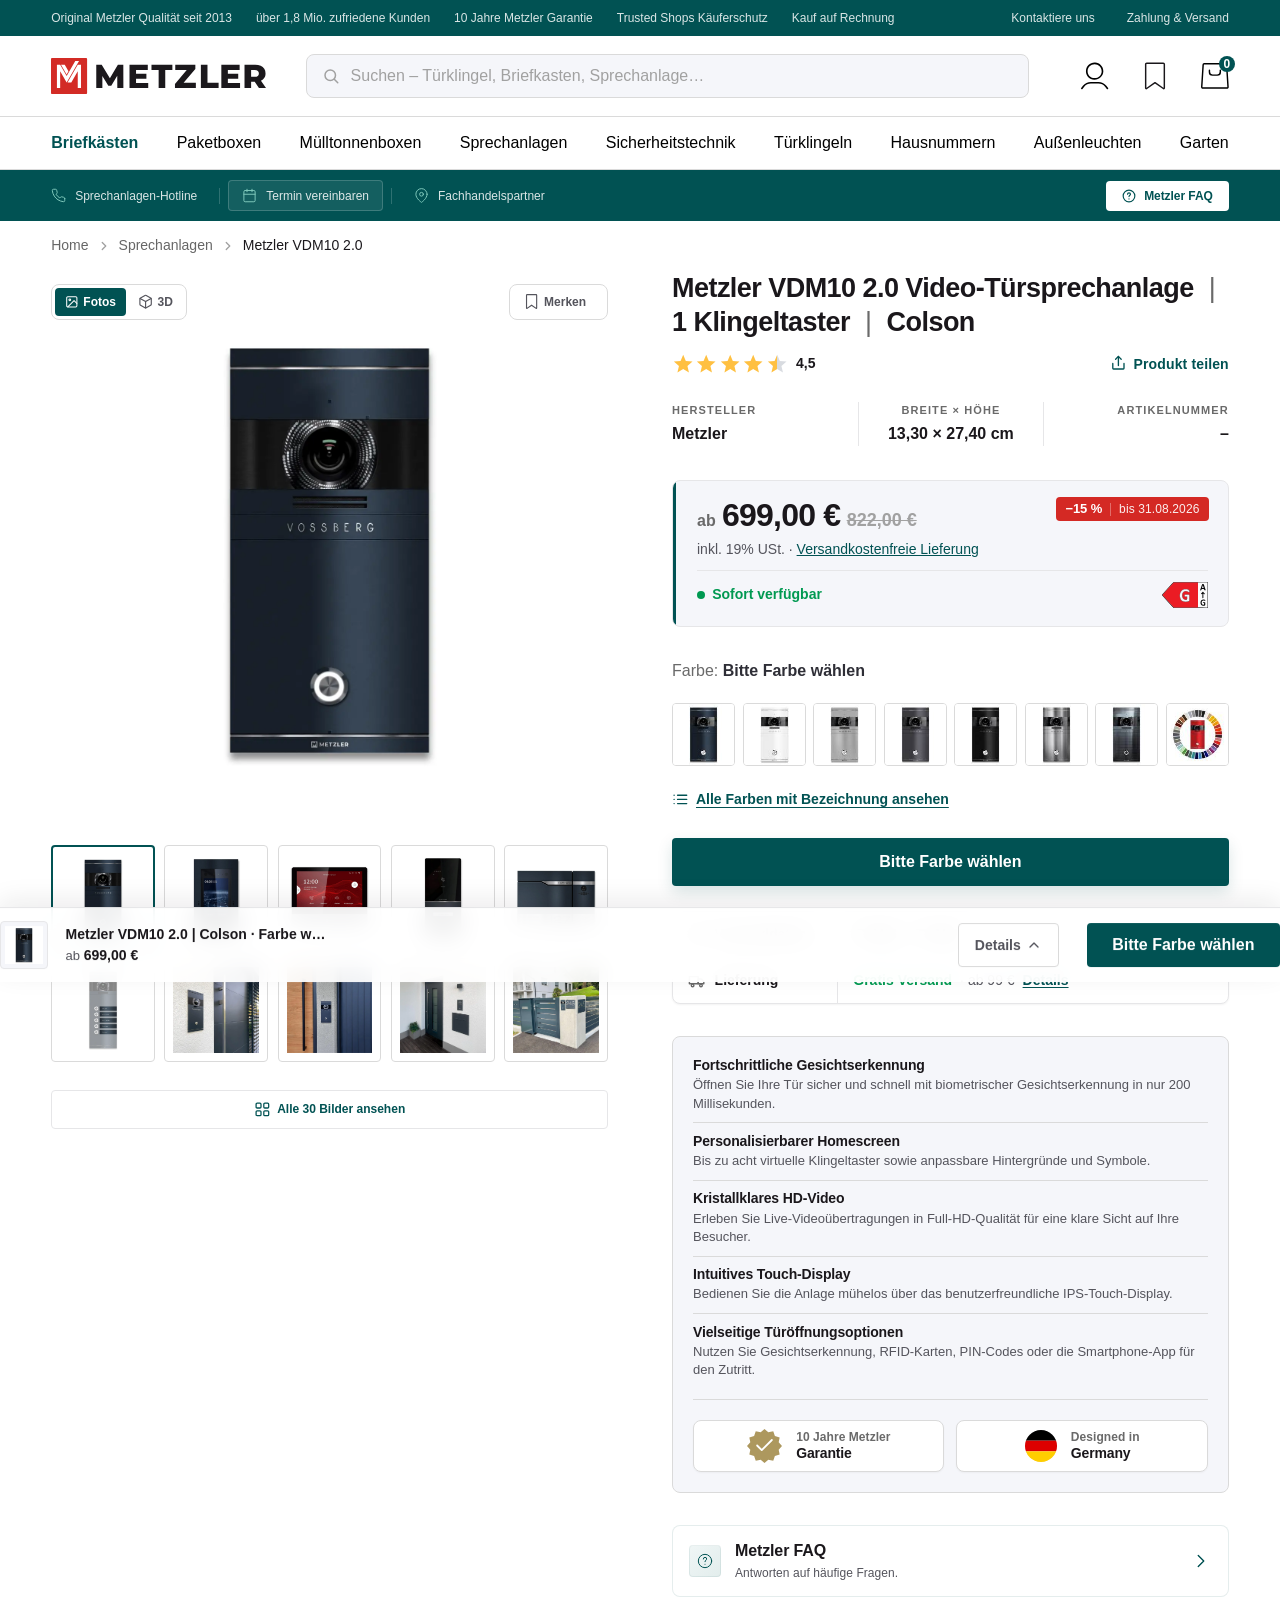
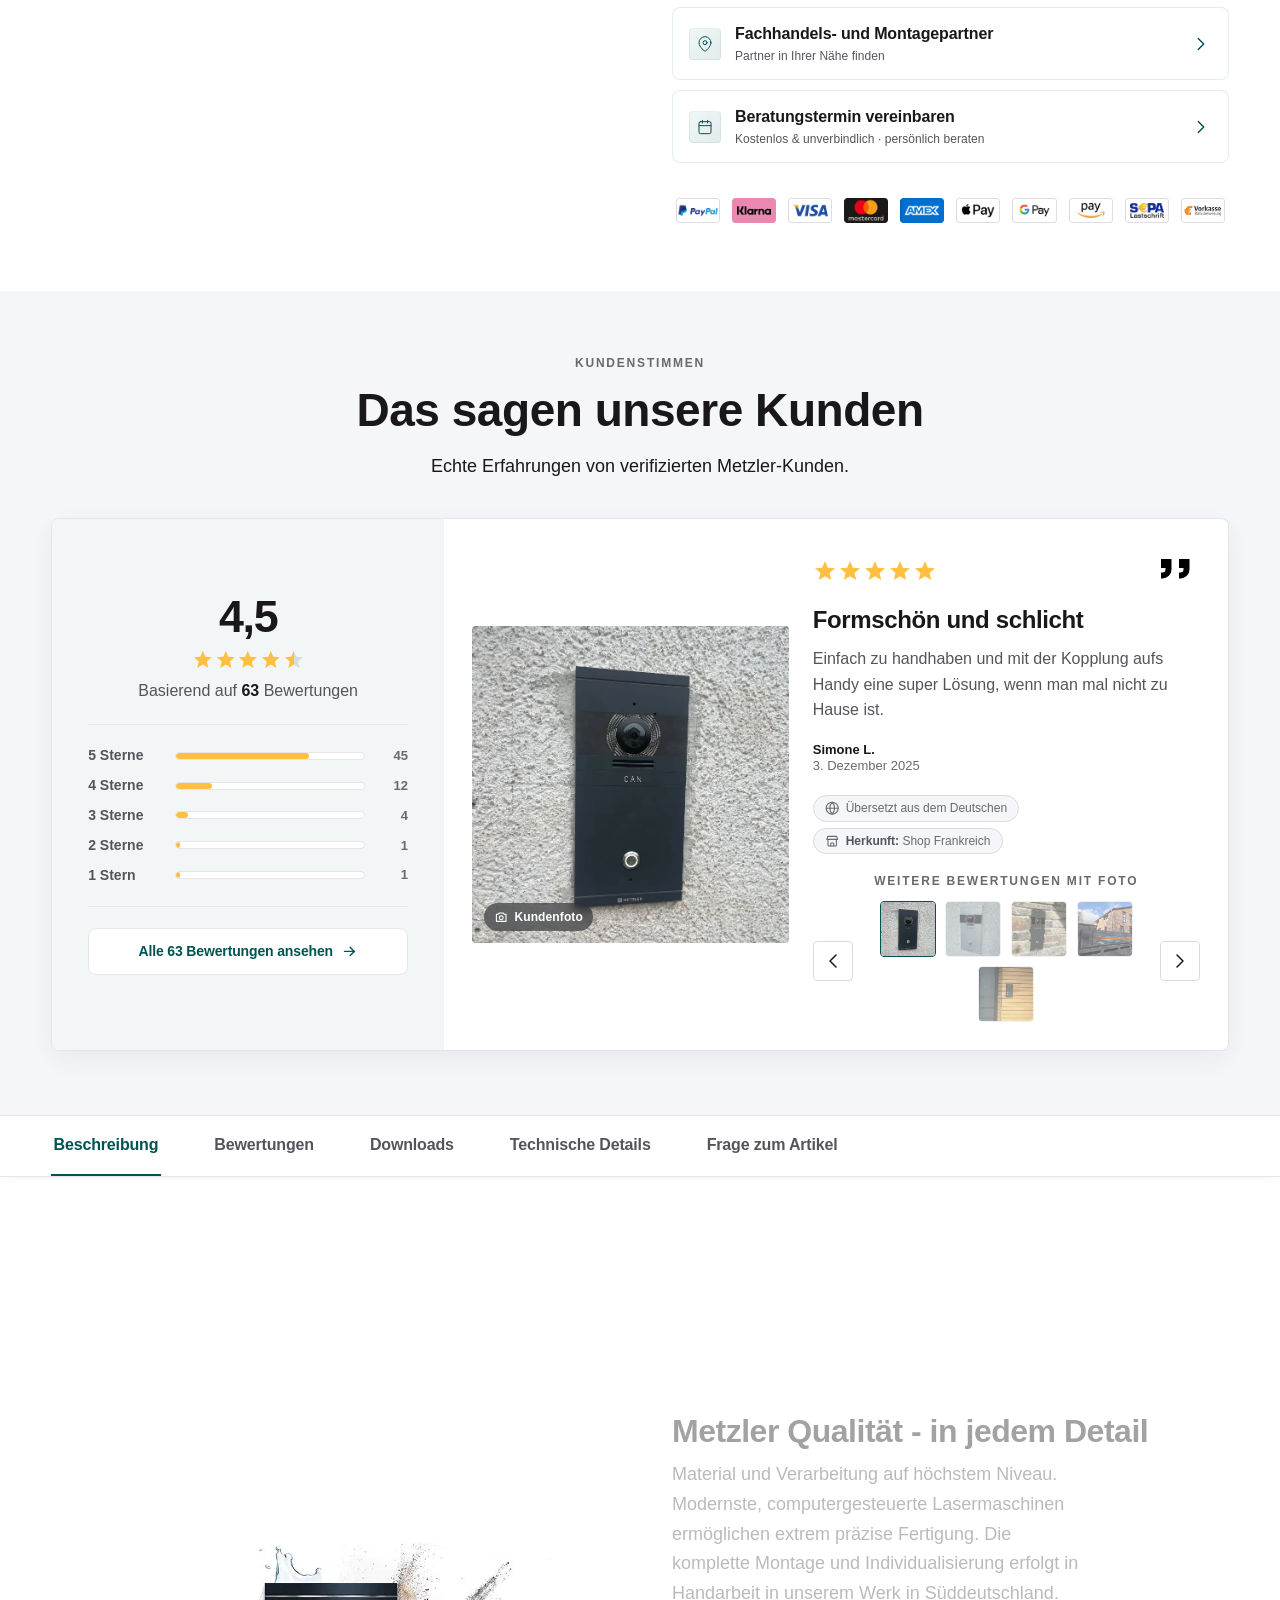
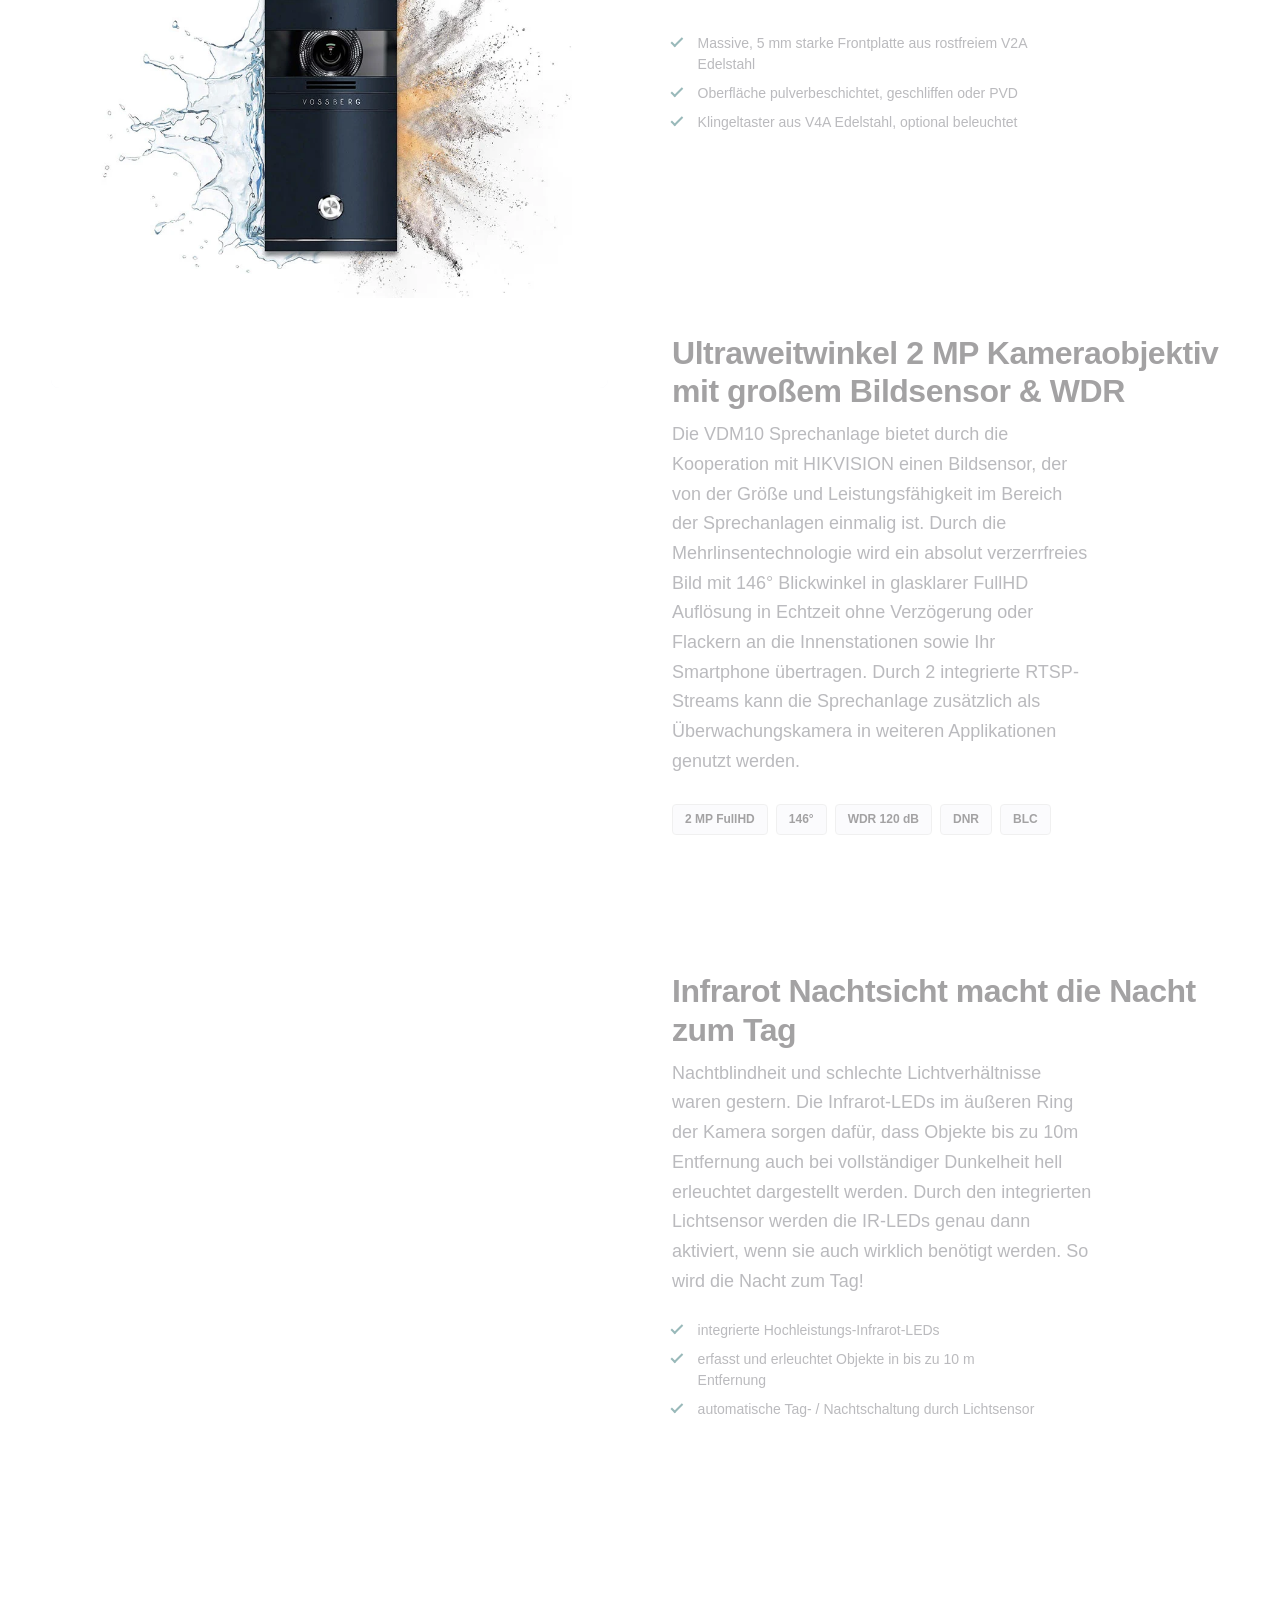
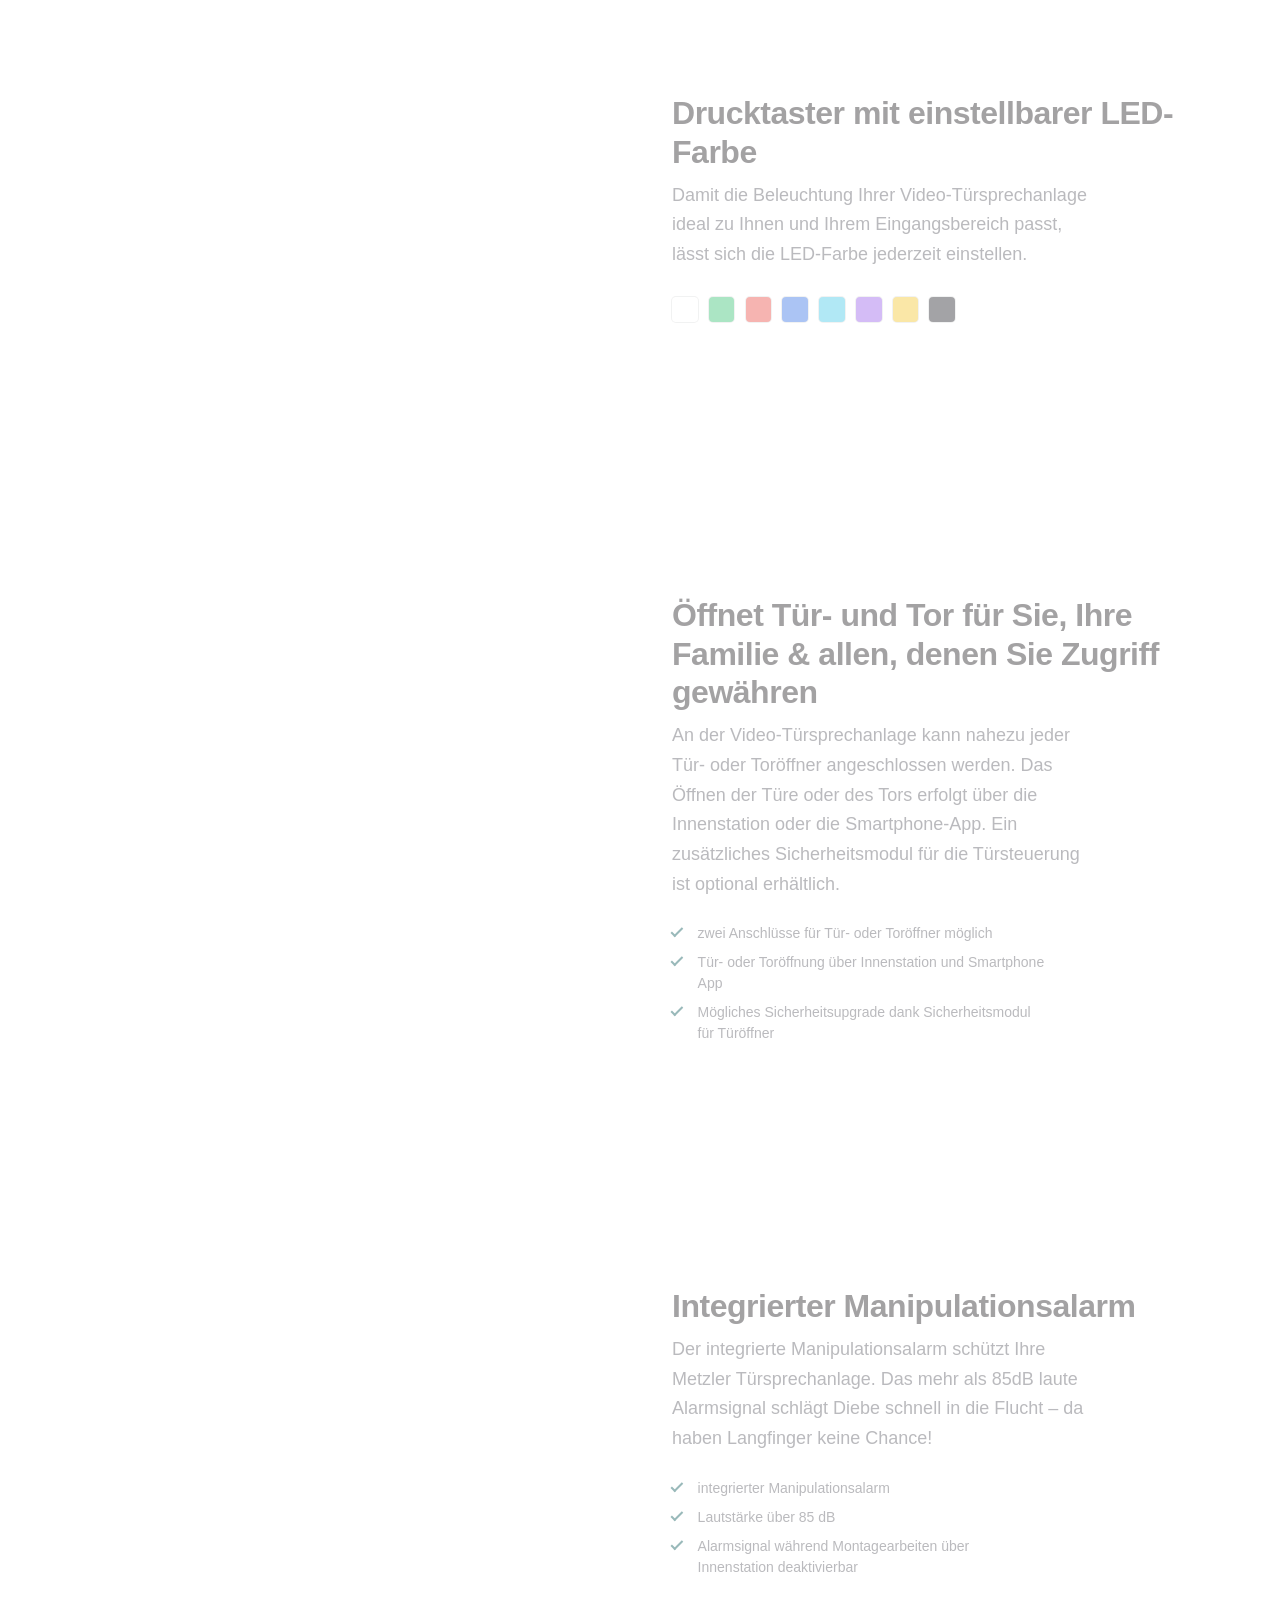
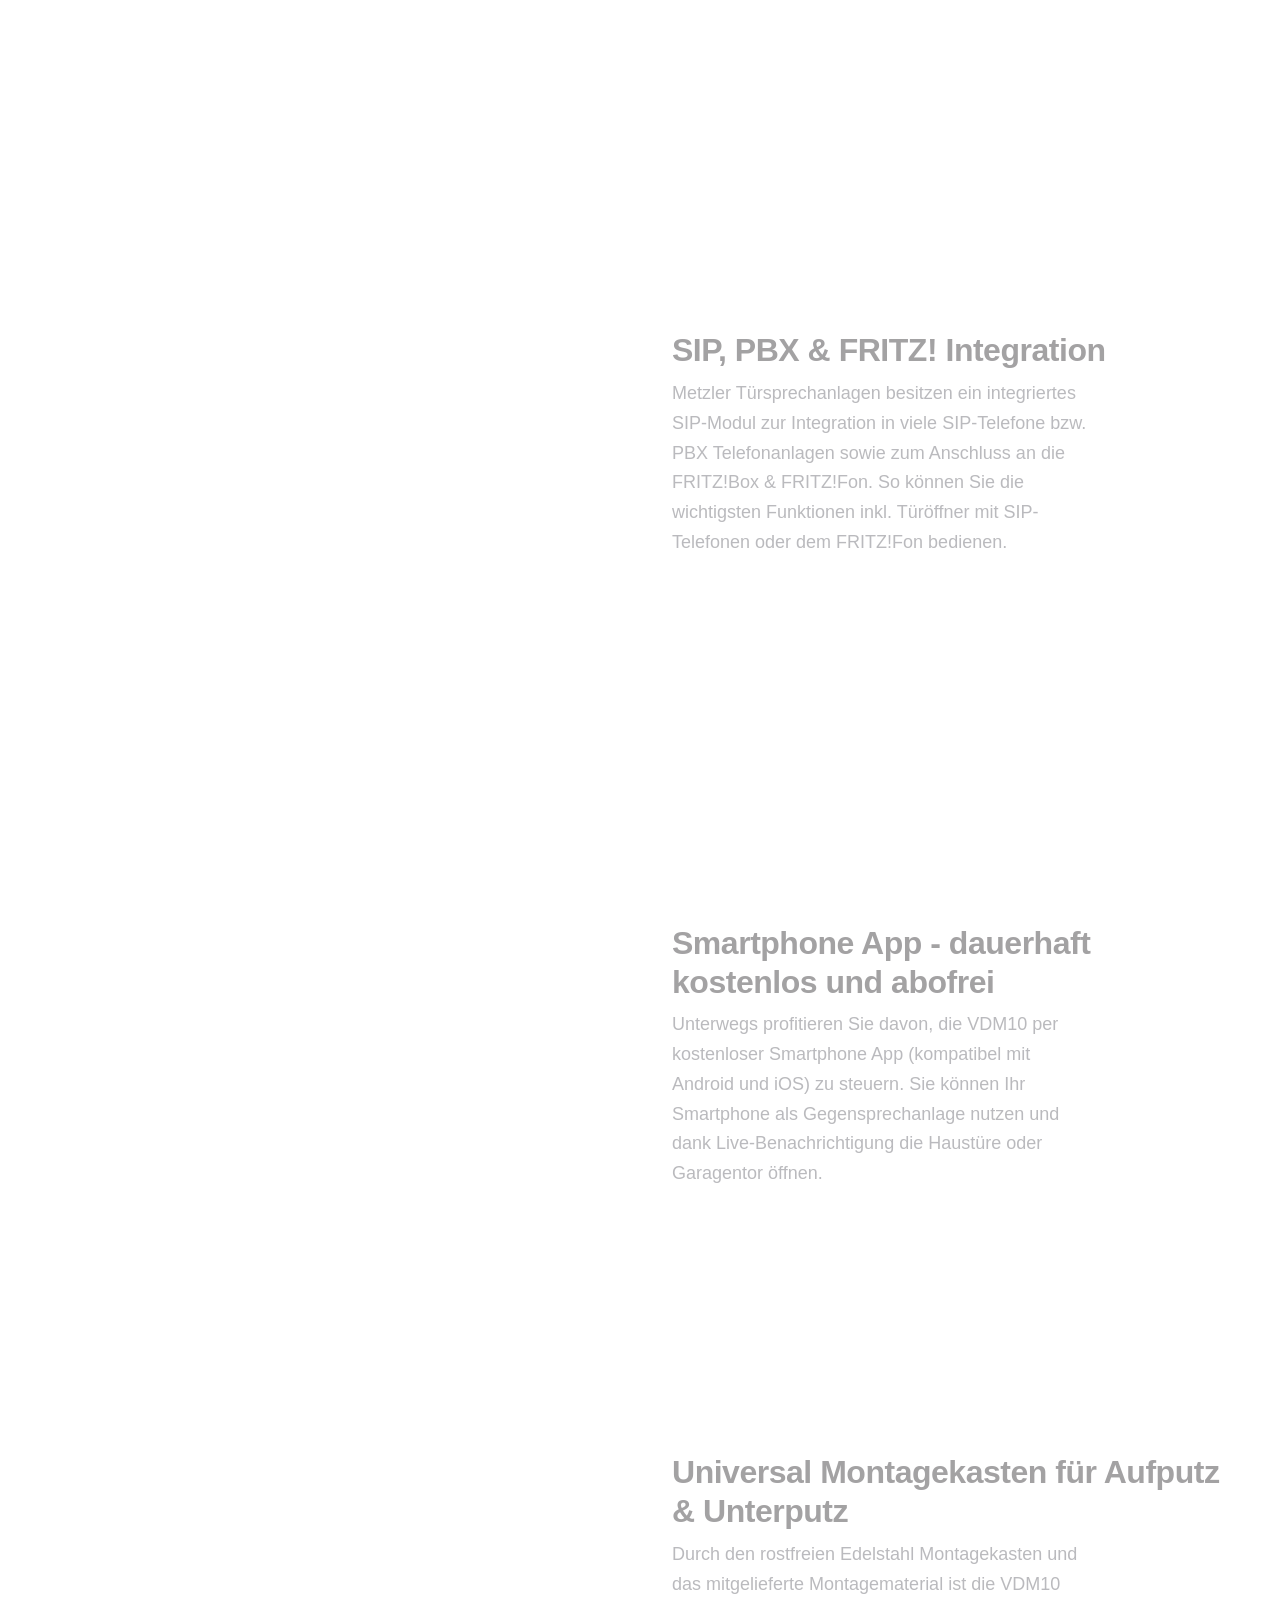
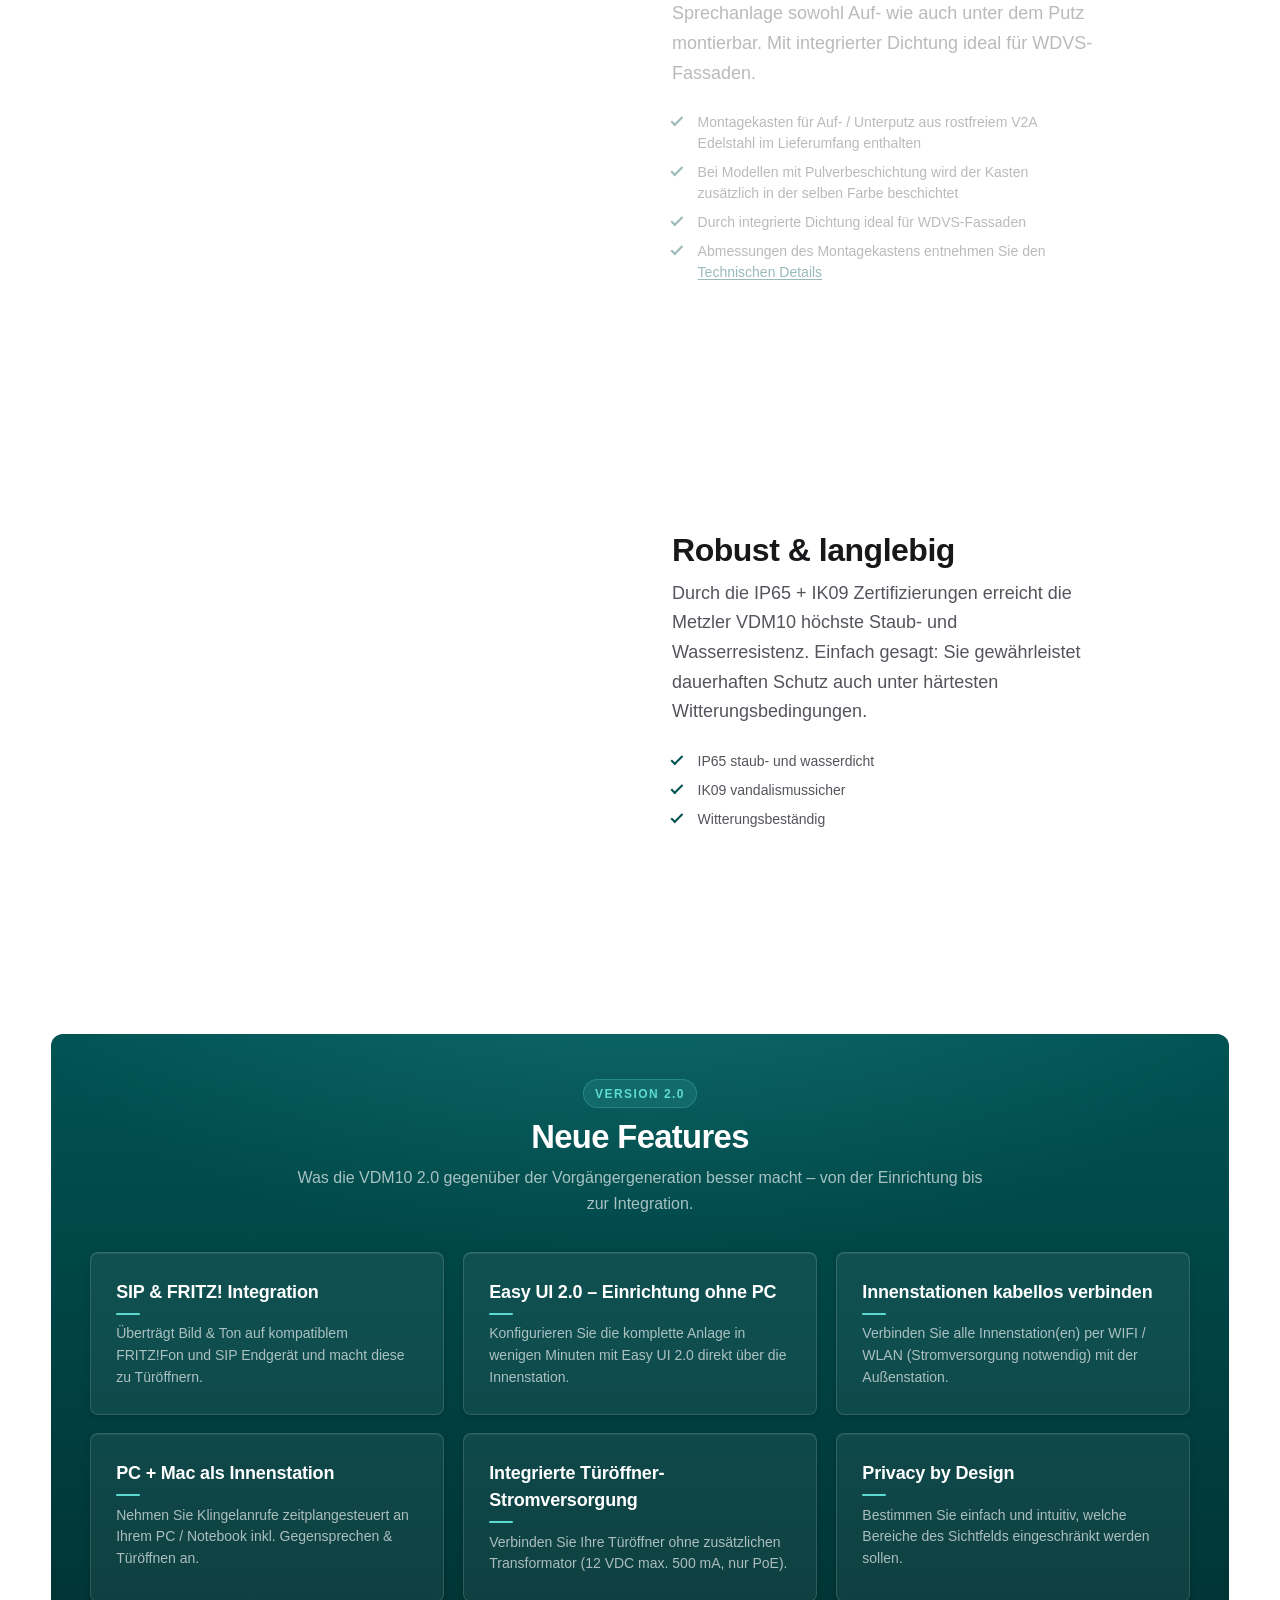
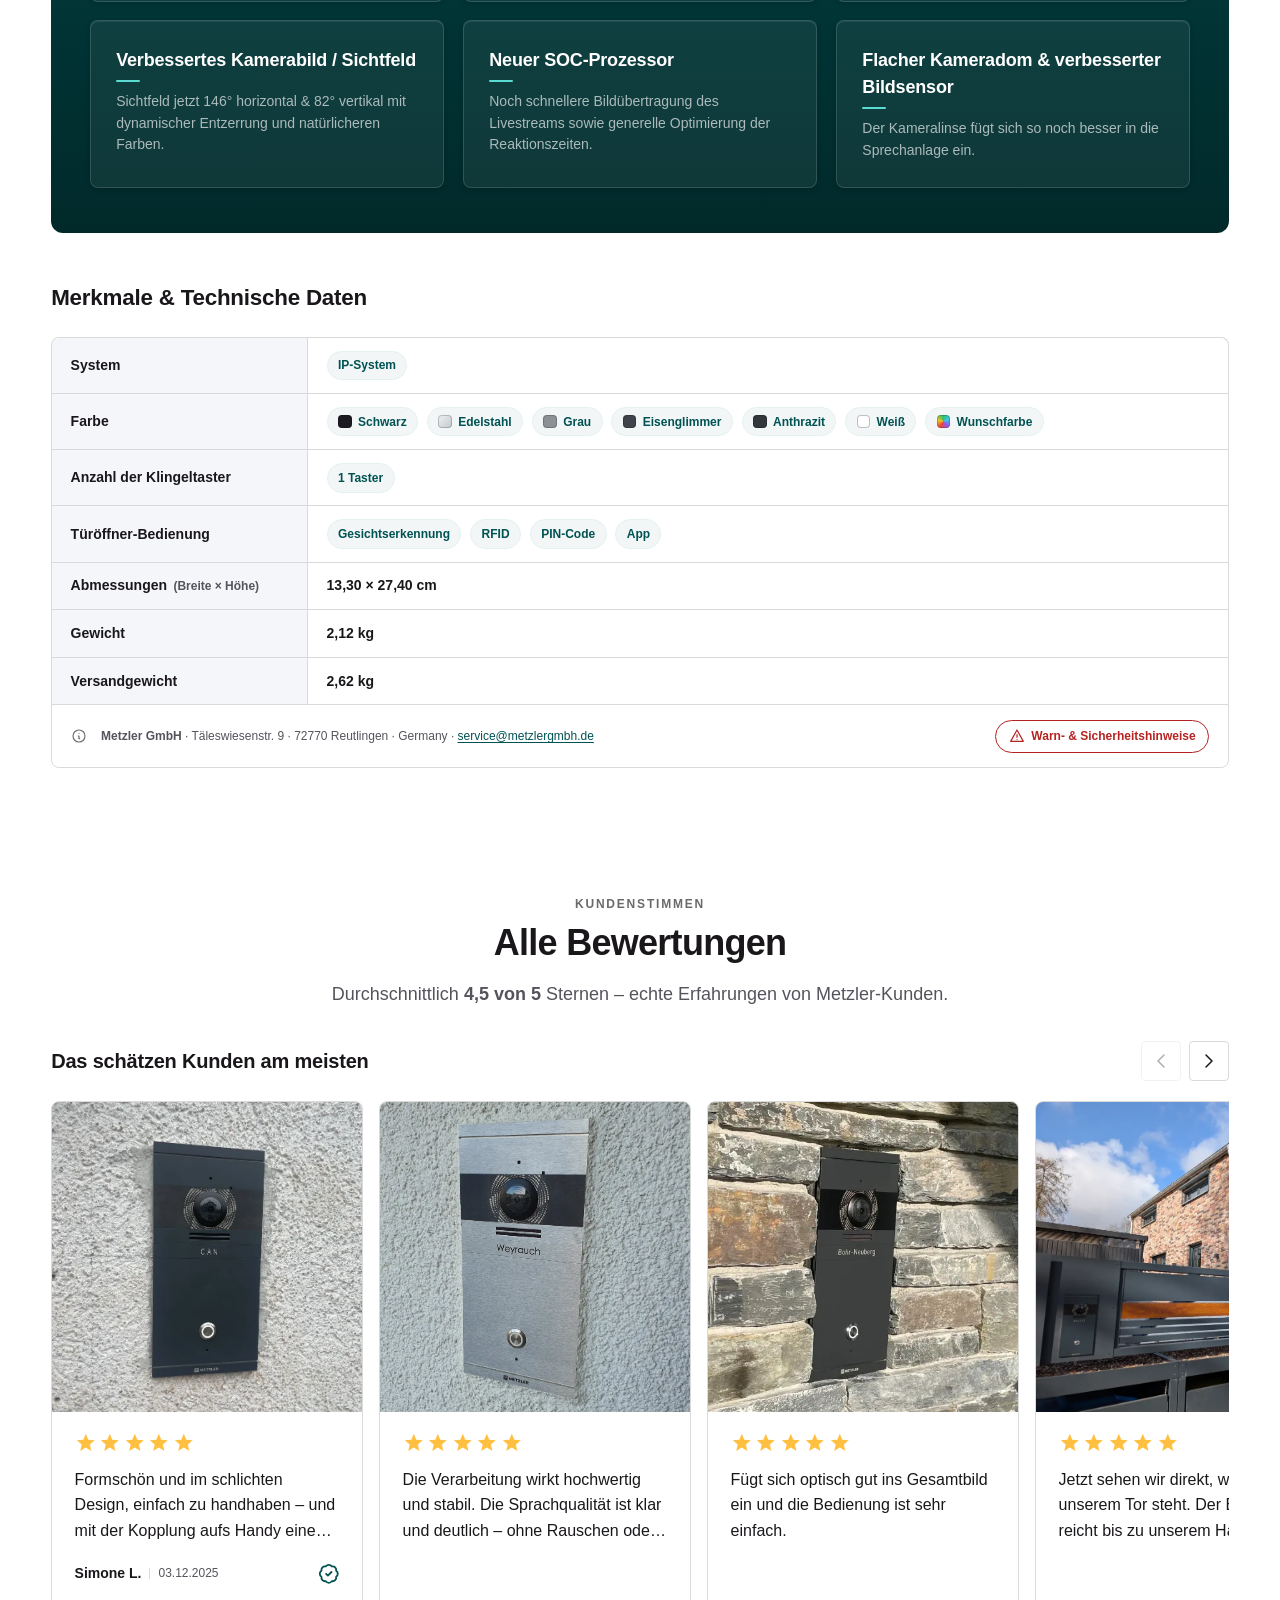
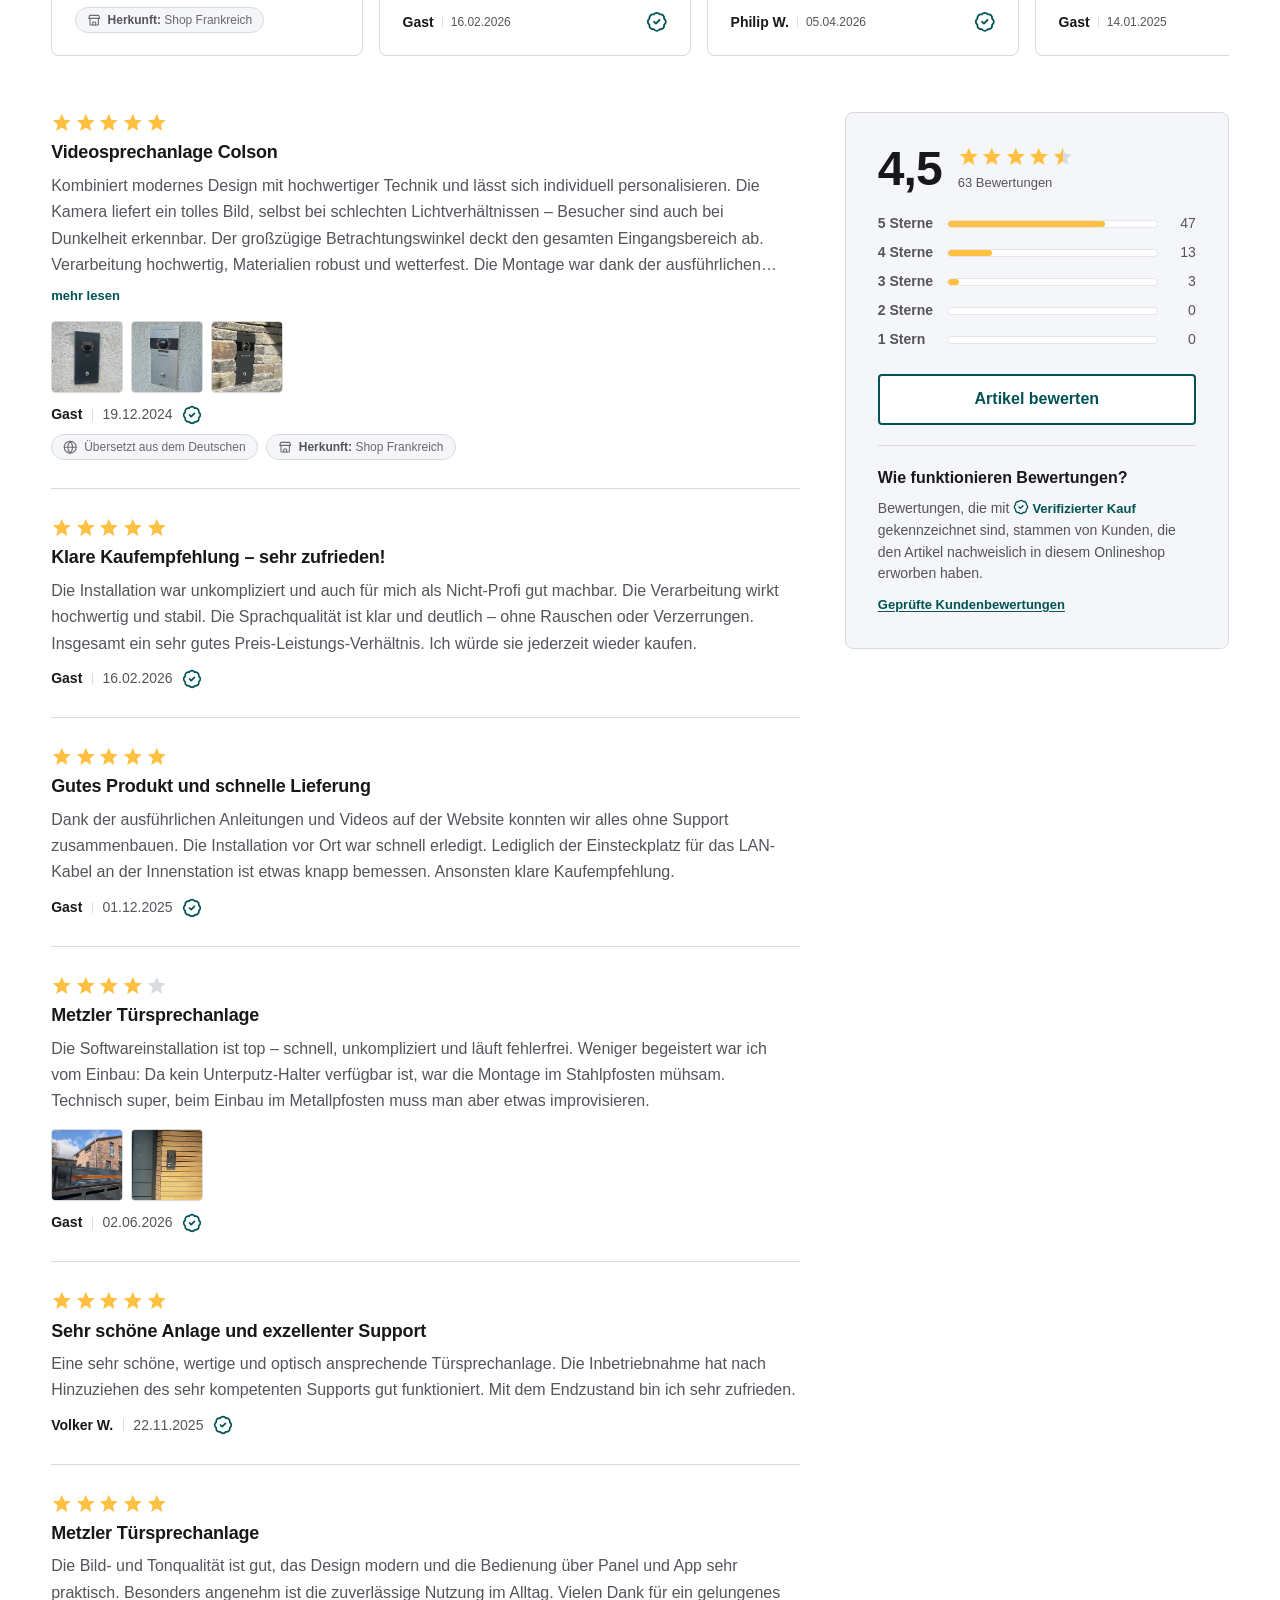
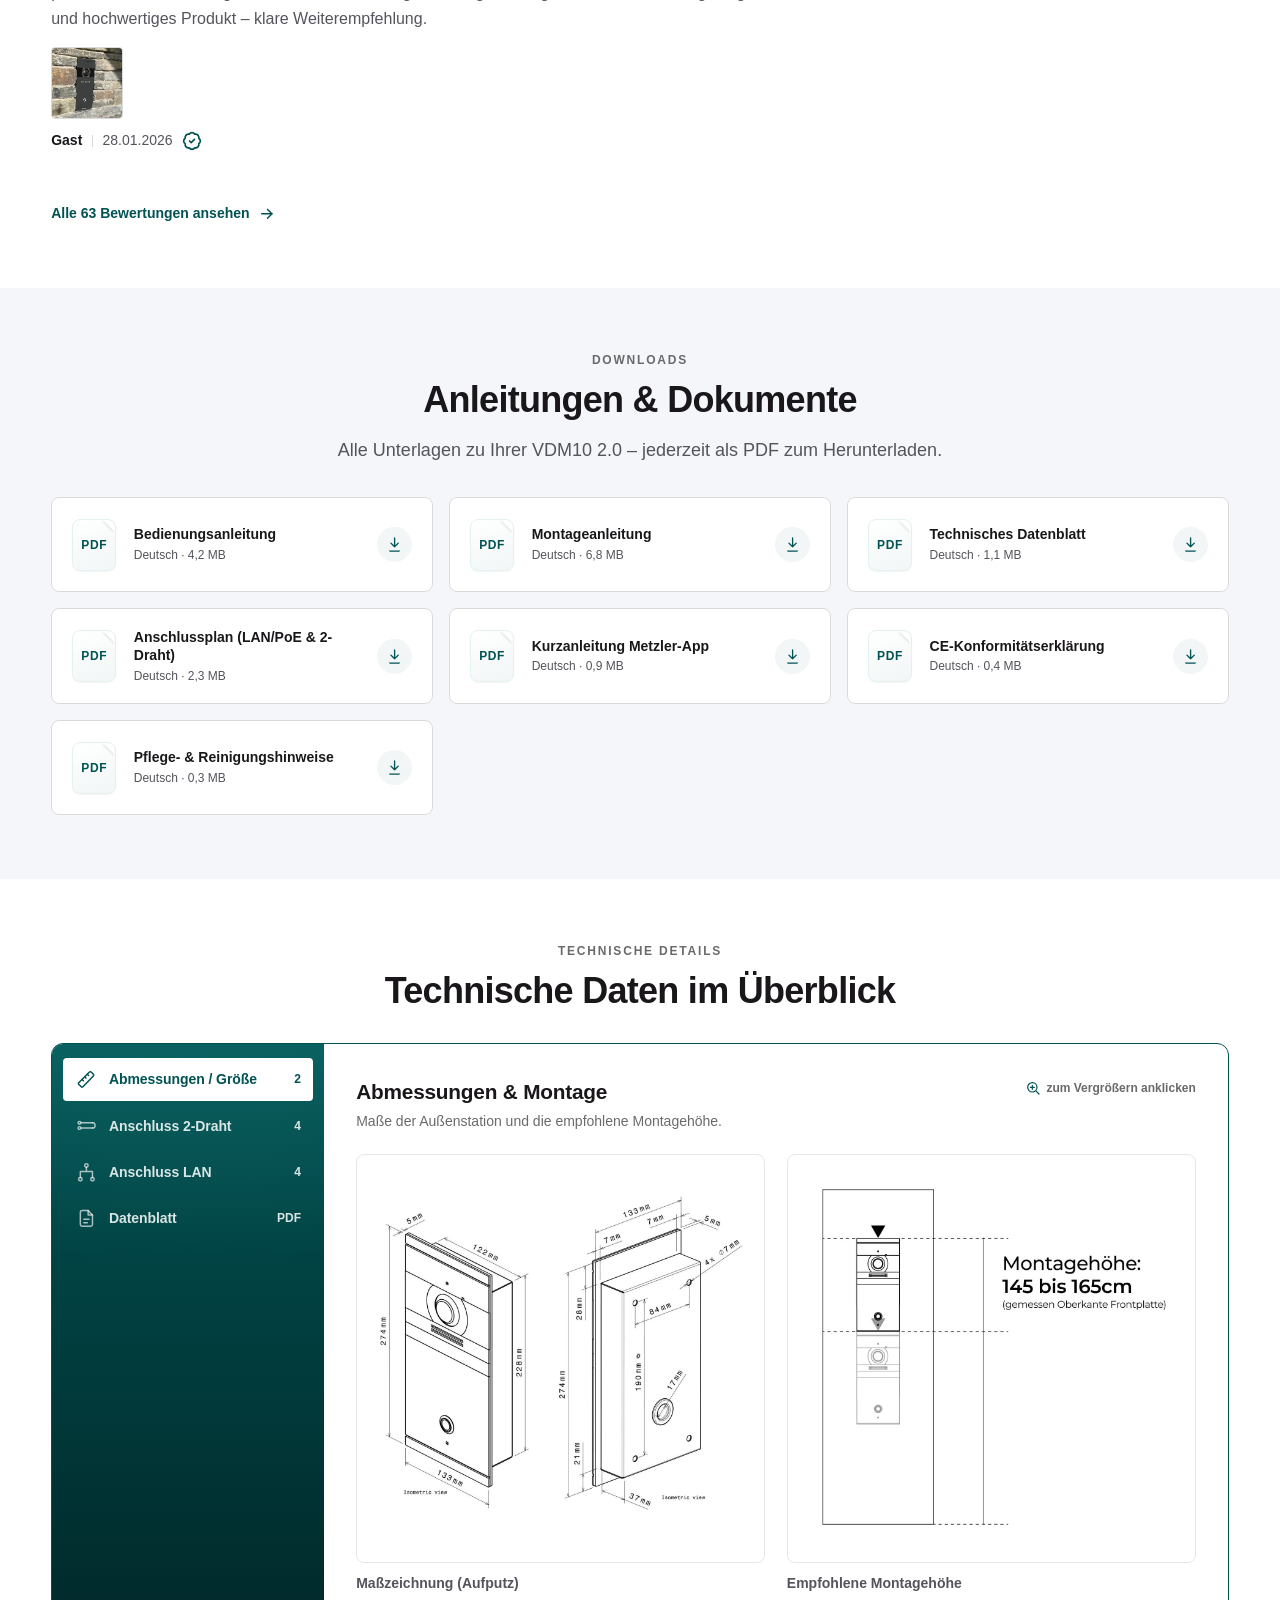
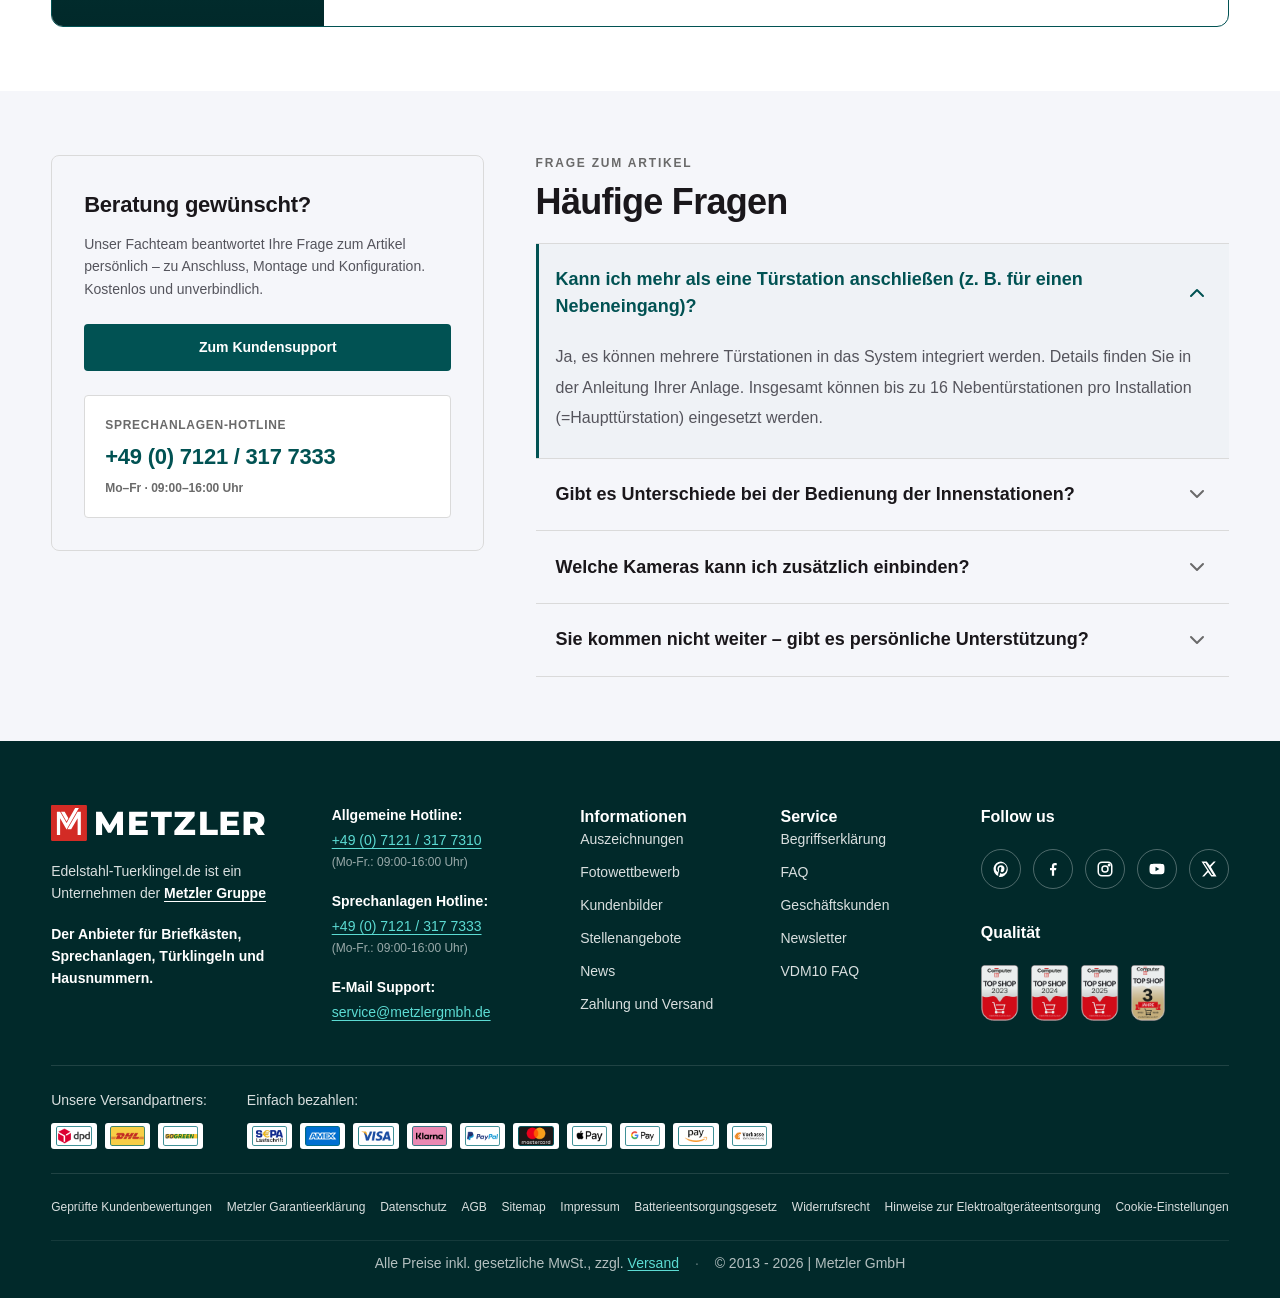
<file: Deliverables/vergleichen-flow-B/pdp/index.html>
<!DOCTYPE html>
<html lang="de">
<head>
<style id="pf-ext-css">[data-pf-ext]{pointer-events:none !important;cursor:default !important;}</style>
<meta charset="UTF-8" />
<meta name="viewport" content="width=device-width, initial-scale=1" />
<!-- keep this internal prototype out of search results (direct visits + link previews still work) -->
<meta name="robots" content="noindex, nofollow" />
<title>Metzler PDP – Version B (Inline-Konfiguration)</title>
<!-- Pflicht: Metzler-Favicon (rotes M-Quadrat) – self-contained data-URI aus dem Design System -->
<meta name="description" content="Neue Produktdetailseite (PDP) – geteilte Kopf-/Navigations-/Fußzeilen-Komponenten aus dem Metzler Design System." />
<!-- Engraving font styles (Gravur) -->
<link rel="preconnect" href="https://fonts.googleapis.com" />
<link rel="preconnect" href="https://fonts.gstatic.com" crossorigin />
<link rel="stylesheet" href="https://fonts.googleapis.com/css2?family=Caveat:wght@700&family=Cinzel:wght@600&family=Cormorant+Garamond:wght@600&family=Dancing+Script:wght@700&family=Great+Vibes&family=Montserrat:wght@600&family=Oswald:wght@500&family=Playfair+Display:wght@600&family=Roboto+Mono:wght@500&family=UnifrakturMaguntia&display=swap" />
<!-- Design system (topbar · header · nav strip · mobile-nav · footer) – reused as-is -->
<link rel="stylesheet" href="Home/styles-v2.css?v=19" />
<!-- Mega-menu dropdown, grabbed from the PLP -->
<link rel="stylesheet" href="chrome.css?v=25" />
<!-- New PDP sections -->
<link rel="stylesheet" href="pdp.css?v=35" />
<!-- Version B – inline build panel -->
<link rel="stylesheet" href="pdp-b.css?v=732" />
<link rel="stylesheet" href="../merkliste.css?v=55" /><!-- Merkliste add-on (shared with the PLPs) -->
<link rel="stylesheet" href="../vergleich-tausch.css?v=5" /><!-- Vergleich voll: swap picker (shared by Vergleichen + Merkliste) -->
<link rel="stylesheet" href="../merkliste-pdp.css?v=28" /><!-- Merkliste on the PDP (07a/07b) -->
<!-- Prototype variant switch – v2 (flow-b) is the default here (13.11., user: like the PDP prototype, a link opens the
     side window); ?flow=a renders v1, ?flow=c (v3) / ?flow=d (v4) the other color-selection flows. Runs in <head> so the
     class is set before paint. v2 = "Alle Farben" text link → side window; v3 = a selected-
     finish summary card (Sephora pattern) above the grid → same side window. -->
<script>(function(){var f=new URLSearchParams(location.search).get('flow');if(f==='c'){document.documentElement.classList.add('flow-c');}else if(f==='d'){document.documentElement.classList.add('flow-d');}else if(f!=='a'){document.documentElement.classList.add('flow-b');}})();</script>
<!-- Trusted-Shops placement experiment: ?ts=feat|buybox|cta|reviews reveals ONE
     candidate position for the Trusted Shops signal (none shown without the param).
     Compare them side by side via ts-variants.html. -->
<script>(function(){var t=new URLSearchParams(location.search).get('ts');if(t){document.documentElement.setAttribute('data-ts',t);}})();</script>
</head>
<body class="plp">
<a class="skip-link" href="#pdpMain">Zum Inhalt springen</a>

<!-- ===== SVG ICON SPRITE (from home design system) ===== -->
<svg width="0" height="0" style="position:absolute" aria-hidden="true">
  <defs>
    <symbol id="i-search" viewBox="0 0 24 24" fill="none" stroke="currentColor" stroke-width="2" stroke-linecap="round" stroke-linejoin="round"><circle cx="11" cy="11" r="7"/><path d="M21 21l-4.3-4.3"/></symbol>
    <symbol id="i-search-m" viewBox="0 0 19 20" fill="currentColor"><path d="M16.625 8.86618C16.6247 4.81893 13.2882 1.49999 9.125 1.49999C4.96183 1.49999 1.62525 4.81893 1.625 8.86618C1.625 12.9136 4.96168 16.2333 9.125 16.2333V17.7333L8.66211 17.7216C3.90667 17.4843 0.125 13.6101 0.125 8.86618C0.125251 3.96948 4.15459 0 9.125 0C14.0954 0 18.1248 3.96948 18.125 8.86618C18.125 13.7631 14.0956 17.7333 9.125 17.7333V16.2333C13.2883 16.2333 16.625 12.9136 16.625 8.86618Z"/><path d="M18.659 19.6237C18.3683 19.9188 17.8935 19.9222 17.5984 19.6316L13.4441 15.5398L14.4969 14.4704L18.6511 18.5632C18.9462 18.8539 18.9496 19.3287 18.659 19.6237Z"/></symbol>
    <symbol id="i-menu-m" viewBox="0 0 21 17" fill="currentColor"><path d="M0 0.8C0 0.358172 0.358172 0 0.8 0H20.2C20.6418 0 21 0.358172 21 0.8C21 1.24183 20.6418 1.6 20.2 1.6H0.799999C0.358171 1.6 0 1.24183 0 0.8Z"/><path d="M0 8.4C0 7.95817 0.358172 7.6 0.8 7.6H14.2C14.6418 7.6 15 7.95817 15 8.4C15 8.84183 14.6418 9.2 14.2 9.2H0.8C0.358172 9.2 0 8.84183 0 8.4Z"/><path d="M0 16C0 15.5582 0.358172 15.2 0.8 15.2H20.2C20.6418 15.2 21 15.5582 21 16C21 16.4418 20.6418 16.8 20.2 16.8H0.799999C0.358171 16.8 0 16.4418 0 16Z"/></symbol>
    <symbol id="i-chevron-down" viewBox="0 0 24 24" fill="none" stroke="currentColor" stroke-width="2.25" stroke-linecap="round" stroke-linejoin="round"><path d="M6 9l6 6 6-6"/></symbol>
    <symbol id="i-chevron-right" viewBox="0 0 24 24" fill="none" stroke="currentColor" stroke-width="2.25" stroke-linecap="round" stroke-linejoin="round"><path d="M9 6l6 6-6 6"/></symbol>
    <symbol id="i-truck" viewBox="0 0 24 24" fill="none" stroke="currentColor" stroke-width="1.8" stroke-linejoin="round" stroke-linecap="round"><path d="M1 4h13v11H1zM14 8h4l3 3v4h-7z"/><circle cx="6" cy="18" r="1.6"/><circle cx="17.5" cy="18" r="1.6"/></symbol>
    <symbol id="i-receipt" viewBox="0 0 24 24" fill="none" stroke="currentColor" stroke-width="1.8" stroke-linejoin="round" stroke-linecap="round"><path d="M5 2h14v20l-3-2-2 2-2-2-2 2-2-2-3 2z"/><path d="M8 7h8M8 11h8M8 15h5"/></symbol>
    <symbol id="i-star" viewBox="0 0 24 24" fill="none" stroke="currentColor" stroke-width="1.8" stroke-linejoin="round" stroke-linecap="round"><path d="M12 3l2.7 5.46 6.03.88-4.36 4.25 1.03 6.01L12 16.9 6.57 19.6l1.03-6.01L3.24 9.34l6.03-.88z"/></symbol>
    <symbol id="i-users" viewBox="0 0 24 24" fill="none" stroke="currentColor" stroke-width="1.8" stroke-linecap="round" stroke-linejoin="round"><circle cx="9" cy="8" r="3.2"/><path d="M3.5 20c0-3.3 2.5-5.7 5.5-5.7s5.5 2.4 5.5 5.7"/><path d="M16 5.4a3.2 3.2 0 010 5.6"/><path d="M17 14.5c2 .6 3.5 2.6 3.5 5.5"/></symbol>
    <symbol id="i-sliders" viewBox="0 0 24 24" fill="none" stroke="currentColor" stroke-width="2" stroke-linecap="round" stroke-linejoin="round"><path d="M4 6h16M4 12h16M4 18h16"/><circle cx="9" cy="6" r="2" fill="#fff"/><circle cx="15" cy="12" r="2" fill="#fff"/><circle cx="8" cy="18" r="2" fill="#fff"/></symbol>
    <symbol id="i-x" viewBox="0 0 24 24" fill="none" stroke="currentColor" stroke-width="2.2" stroke-linecap="round"><line x1="6" y1="6" x2="18" y2="18"/><line x1="6" y1="18" x2="18" y2="6"/></symbol>
    <symbol id="i-instagram" viewBox="0 0 24 24" fill="none" stroke="currentColor" stroke-width="2" stroke-linecap="round" stroke-linejoin="round"><rect x="3" y="3" width="18" height="18" rx="5"/><circle cx="12" cy="12" r="4"/><circle cx="17.5" cy="6.5" r="1" fill="currentColor"/></symbol>
    <symbol id="i-facebook" viewBox="0 0 24 24" fill="currentColor"><path d="M13.5 21v-7.5h2.5l.5-3h-3V8.5c0-.9.3-1.5 1.5-1.5H17V4.2c-.5-.1-1.5-.2-2.5-.2-2.4 0-4 1.4-4 4v2.5H8v3h2.5V21h3z"/></symbol>
    <symbol id="i-youtube" viewBox="0 0 24 24" fill="currentColor"><path d="M21.6 7.2c-.2-.9-.9-1.6-1.8-1.8C18.2 5 12 5 12 5s-6.2 0-7.8.4c-.9.2-1.6.9-1.8 1.8C2 8.8 2 12 2 12s0 3.2.4 4.8c.2.9.9 1.6 1.8 1.8 1.6.4 7.8.4 7.8.4s6.2 0 7.8-.4c.9-.2 1.6-.9 1.8-1.8.4-1.6.4-4.8.4-4.8s0-3.2-.4-4.8zM10 15V9l5.2 3-5.2 3z"/></symbol>
    <symbol id="i-pinterest" viewBox="0 0 24 24" fill="currentColor"><path d="M12 2a10 10 0 00-3.6 19.3c-.1-.8-.2-2 0-2.9.2-.8 1.2-5 1.2-5s-.3-.6-.3-1.5c0-1.4.8-2.5 1.9-2.5.9 0 1.3.7 1.3 1.5 0 .9-.6 2.2-.9 3.5-.2 1 .5 1.9 1.6 1.9 1.9 0 3.4-2 3.4-5 0-2.6-1.9-4.4-4.5-4.4-3.1 0-4.9 2.3-4.9 4.7 0 .9.4 1.9.8 2.5.1.1.1.2.1.3l-.3 1.2c-.1.2-.2.3-.4.2-1.4-.7-2.3-2.7-2.3-4.4 0-3.6 2.6-6.9 7.5-6.9 3.9 0 7 2.8 7 6.6 0 3.9-2.5 7.1-5.9 7.1-1.2 0-2.3-.6-2.6-1.3l-.7 2.7c-.3 1-1 2.3-1.4 3.1A10 10 0 1012 2z"/></symbol>
    <symbol id="i-x-social" viewBox="0 0 24 24" fill="currentColor"><path d="M18.244 2H21l-6.54 7.47L22 22h-6.86l-4.39-5.74L5.6 22H2.84l7.01-8.01L2 2h7.04l3.97 5.25L18.244 2zm-2.4 18h1.79L7.24 4H5.34l10.5 16z"/></symbol>
  </defs>
</svg>

<!-- ===== TOPBAR ===== -->
<div class="topbar">
  <div class="container topbar__inner">
    <ul class="topbar__claims">
      <li>Original Metzler Qualität seit 2013</li>
      <li>über 1,8 Mio. zufriedene Kunden</li>
      <li><a href="#" data-pf-ext="1" tabindex="-1">10 Jahre Metzler Garantie</a></li>
      <li>Trusted Shops Käuferschutz</li>
      <li>Kauf auf Rechnung</li>
    </ul>
    <div class="topbar__links">
      <a href="#">Kontaktiere uns</a>
      <a href="#">Zahlung &amp; Versand</a>
    </div>
  </div>
</div>

<!-- ===== HEADER ===== -->
<header class="header">
  <div class="container">
    <div class="header__main">
      <div class="header__left-actions">
        <button class="header__burger" id="navBurger" data-nav-toggle aria-label="Menü öffnen" aria-expanded="false" aria-controls="mobileNav"><svg><use href="#i-menu-m"/></svg></button>
        <button class="header__search-icon" id="searchIcon" aria-label="Suchen" type="button"><svg><use href="#i-search-m"/></svg></button>
      </div>
      <a href="#" class="header__logo" aria-label="Metzler Startseite">
        <img src="Home/Logo/Metzler_Logo-rot-schwarz.svg" alt="Metzler" />
      </a>
      <button class="header__kategorien" type="button" data-nav-toggle aria-controls="mobileNav" aria-expanded="false" aria-label="Kategorien">
        <img class="header__kategorien-icon" src="Home/ICONS/menu.svg" alt="" aria-hidden="true" />
        <span class="header__kategorien-label">Kategorien</span>
      </button>
      <div class="header__search">
        <svg><use href="#i-search"/></svg>
        <input type="search" aria-label="Produkte suchen" placeholder="Suchen – Türklingel, Briefkasten, Sprechanlage…" />
      </div>
      <div class="header__icons">
        <a class="icon-btn" href="#" aria-label="Mein Konto"><img src="Home/ICONS/profile.svg" alt="" /></a>
        <a class="icon-btn" href="#" aria-label="Warenkorb"><img src="Home/ICONS/cart.svg" alt="" /><span class="badge">0</span></a>
      </div>
    </div>
  </div>
</header>

  <nav class="header__nav" aria-label="Hauptnavigation">
    <div class="container">
      <button class="header__nav-all" type="button" data-nav-toggle aria-controls="mobileNav" aria-expanded="false" aria-label="Alle Kategorien">
        <img class="header__nav-all-icon" src="Home/ICONS/menu.svg" alt="" aria-hidden="true" />
        <span class="header__nav-all-label">Alle</span>
      </button>
      <ul>
        <li class="hnav-item" data-mega-item>
          <a href="#" class="is-featured"
             id="mm-trigger-briefkasten" data-mega-trigger
             aria-haspopup="true" aria-expanded="false" aria-controls="mm-panel-briefkasten">Briefkästen</a>

          <!-- Drop-panel spans the full nav width; inner .container realigns content to the page grid -->
          <div class="mega-panel" id="mm-panel-briefkasten" data-mega-panel
               role="region" aria-label="Briefkästen – Unterkategorien" aria-hidden="true">
            <!-- Asymmetric 75/25 split: subcategory grid (left) + persistent featured promo (right) -->
            <div class="container mega-layout">

              <!-- LEFT ZONE (~75%): standard subcategories as image tiles -->
              <ul class="mega-grid">
                <li><a class="mega-card" href="#">
                  <span class="mega-card__media"><img src="Product%20Image/einfamilien-briefkasten.png" alt="Einfamilien-Briefkasten" loading="lazy"></span>
                  <span class="mega-card__label">Einfamilien-Briefkasten</span></a></li>

                <li><a class="mega-card" href="#">
                  <span class="mega-card__media"><img src="Product%20Image/briefkasten-ohne-gravur.webp" alt="Briefkasten ohne Gravur" loading="lazy"></span>
                  <span class="mega-card__label">Briefkasten ohne Gravur</span></a></li>

                <li><a class="mega-card" href="#">
                  <span class="mega-card__media"><img src="Product%20Image/standbriefkaesten.webp" alt="Standbriefkästen" loading="lazy"></span>
                  <span class="mega-card__label">Standbriefkästen</span></a></li>

                <li><a class="mega-card" href="#">
                  <span class="mega-card__media"><img src="Product%20Image/briefkasten-klingel-sprechanlage.webp" alt="Briefkasten mit Klingel & Sprechanlage" loading="lazy"></span>
                  <span class="mega-card__label">Mit Klingel &amp; Sprechanlage</span></a></li>

                <li><a class="mega-card" href="#">
                  <span class="mega-card__media"><img src="Product%20Image/mehrfamilien-briefkaesten.webp" alt="Mehrfamilien Briefkästen" loading="lazy"></span>
                  <span class="mega-card__label">Mehrfamilien Briefkästen</span></a></li>

                <li><a class="mega-card" href="#">
                  <span class="mega-card__media"><img src="Product%20Image/unterputz-briefkaesten.webp" alt="Unterputz Briefkästen" loading="lazy"></span>
                  <span class="mega-card__label">Unterputz Briefkästen</span></a></li>

                <li><a class="mega-card" href="#">
                  <span class="mega-card__media"><img src="Product%20Image/paketboxen.webp" alt="Paketboxen" loading="lazy"></span>
                  <span class="mega-card__label">Paketboxen</span></a></li>

                <li><a class="mega-card" href="#">
                  <span class="mega-card__media"><img src="Product%20Image/briefkastenschilder.webp" alt="Briefkastenschilder" loading="lazy"></span>
                  <span class="mega-card__label">Briefkastenschilder</span></a></li>

                <li><a class="mega-card" href="#">
                  <span class="mega-card__media"><img src="Product%20Image/briefkastenstaender.webp" alt="Briefkastenständer" loading="lazy"></span>
                  <span class="mega-card__label">Briefkastenständer</span></a></li>

                <li><a class="mega-card" href="#">
                  <span class="mega-card__media"><img src="Product%20Image/ersatzteile-zubehoer.webp" alt="Ersatzteile & Zubehör" loading="lazy"></span>
                  <span class="mega-card__label">Ersatzteile &amp; Zubehör</span></a></li>
              </ul>

              <!-- RIGHT ZONE (~25%): featured Konfigurator poster -->
              <aside class="mega-poster" aria-label="Briefkastenanlagen Konfigurator">
                <div class="mega-poster__media">
                  <img class="mega-poster__bg" src="Poster/poster-briefkasten2.png" alt="Briefkastenanlage – 3D Konfigurator" loading="lazy">
                </div>
                <div class="mega-poster__content">
                  <span class="mega-poster__eyebrow">3D Konfigurator</span>
                  <p class="mega-poster__title">Briefkastenanlage individuell gestalten</p>
                  <p class="mega-poster__features">Design · Farbe · Montageart</p>
                  <a class="mega-poster__cta" href="#">Jetzt konfigurieren</a>
                </div>
              </aside>

            </div>
          </div>
        </li>
        <li><a href="#">Paketboxen</a></li>
        <li><a href="#">Mülltonnenboxen</a></li>
        <li class="hnav-item" data-mega-item>
          <a href="#"
             id="mm-trigger-sprechanlagen" data-mega-trigger
             aria-haspopup="true" aria-expanded="false" aria-controls="mm-panel-sprechanlagen">Sprechanlagen</a>

          <!-- Drop-panel: subcategory grid (left) + XDM10 poster (right) -->
          <div class="mega-panel" id="mm-panel-sprechanlagen" data-mega-panel
               role="region" aria-label="Türsprechanlagen – Unterkategorien" aria-hidden="true">
            <div class="container mega-layout">

              <ul class="mega-grid">
                <li><a class="mega-card" href="#">
                  <span class="mega-card__media"><img src="Product%20Image/Sprechanlage/video-station.png" alt="Video-Sprechanlagen" loading="lazy"></span>
                  <span class="mega-card__label">Video-Sprechanlagen</span></a></li>

                <li><a class="mega-card" href="#">
                  <span class="mega-card__media"><img src="Product%20Image/Sprechanlage/audio-station.png" alt="Audio-Sprechanlagen" loading="lazy"></span>
                  <span class="mega-card__label">Audio-Sprechanlagen</span></a></li>

                <li><a class="mega-card" href="#">
                  <span class="mega-card__media"><img src="Product%20Image/Sprechanlage/mehrfamilien-anlage.png" alt="Mehrfamilien-Anlagen" loading="lazy"></span>
                  <span class="mega-card__label">Mehrfamilien-Anlagen</span></a></li>

                <li><a class="mega-card" href="#">
                  <span class="mega-card__media"><img src="Product%20Image/Sprechanlage/touch-display-station.png" alt="Mit Gesichtserkennung" loading="lazy"></span>
                  <span class="mega-card__label">Mit Gesichtserkennung</span></a></li>

                <li><a class="mega-card" href="#">
                  <span class="mega-card__media"><img src="Product%20Image/Sprechanlage/briefkasten-paketbox.png" alt="Mit Briefkasten/Paketbox" loading="lazy"></span>
                  <span class="mega-card__label">Mit Briefkasten/Paketbox</span></a></li>

                <li><a class="mega-card" href="#">
                  <span class="mega-card__media"><img src="Product%20Image/Sprechanlage/innenstation.png" alt="Innenstationen" loading="lazy"></span>
                  <span class="mega-card__label">Innenstationen</span></a></li>

                <li><a class="mega-card" href="#">
                  <span class="mega-card__media"><img src="Product%20Image/Sprechanlage/bus-xdm10.png" alt="2-Draht-BUS (XDM10)" loading="lazy"></span>
                  <span class="mega-card__label">2-Draht-BUS (XDM10)</span></a></li>

                <li><a class="mega-card" href="#">
                  <span class="mega-card__media"><img src="Product%20Image/Sprechanlage/zubehoer.png" alt="Zubehör" loading="lazy"></span>
                  <span class="mega-card__label">Zubehör</span></a></li>
              </ul>

              <aside class="mega-poster" aria-label="XDM10 Video-Türsprechanlage">
                <div class="mega-poster__media">
                  <img class="mega-poster__bg" src="Poster/poster-sprechanlage-xdm10.png" alt="XDM10 Video-Türsprechanlage – Red Dot Award Winner 2026" loading="lazy">
                </div>
                <div class="mega-poster__content">
                  <span class="mega-poster__eyebrow">Video-Türsprechanlage</span>
                  <p class="mega-poster__title">XDM10 – nachrüsten ohne neue Kabel</p>
                  <p class="mega-poster__features">2-Draht-BUS · App-Anbindung · HD-Video</p>
                  <a class="mega-poster__cta" href="#">Mehr erfahren</a>
                </div>
              </aside>

            </div>
          </div>
        </li>
        <li><a href="#">Sicherheitstechnik</a></li>
        <li><a href="#">Türklingeln</a></li>
        <li><a href="#">Hausnummern</a></li>
        <li><a href="#">Außenleuchten</a></li>
        <li><a href="#">Garten</a></li>
      </ul>
    </div>
  </nav>

<!-- ===== MOBILE SLIDE-IN NAV ===== -->
<div class="mobile-nav" id="mobileNav" aria-hidden="true">
  <div class="mobile-nav__backdrop" data-close></div>
  <aside class="mobile-nav__panel" role="dialog" aria-modal="true" aria-label="Mobile Navigation">
    <div class="mobile-nav__head">
      <img src="Home/Logo/Metzler_Logo-rot-schwarz.svg" alt="Metzler" />
      <button class="mobile-nav__close" data-close aria-label="Menü schließen">×</button>
    </div>
    <nav>
      <ul>
        <li><a href="#">Briefkästen</a></li>
        <li><a href="#">Paketboxen</a></li>
        <li><a href="#">Mülltonnenboxen</a></li>
        <li><a href="#">Sprechanlagen</a></li>
        <li><a href="#">Sicherheitstechnik</a></li>
        <li><a href="#">Türklingeln</a></li>
        <li><a href="#">Hausnummern</a></li>
        <li><a href="#">Außenleuchten</a></li>
        <li><a href="#">Garten</a></li>
      </ul>
    </nav>
  </aside>
</div>

<!-- ===== QUICKBAR (contact / quick actions) – grabbed from the PLP ===== -->
<div class="quickbar" id="quickbar">
  <div class="container quickbar-inner">
    <button class="qa-mobile-toggle" type="button" aria-expanded="false" aria-controls="qaPanel">
      <span>Info &amp; Hilfecenter</span>
      <svg class="chev" viewBox="0 0 24 24" fill="none" stroke="currentColor" stroke-width="2" stroke-linecap="round" stroke-linejoin="round" aria-hidden="true"><path d="M6 9l6 6 6-6"/></svg>
    </button>
    <div class="qa-panel" id="qaPanel">
      <div class="qa-group" id="quickbarItems">
        <a class="qa" href="#" data-pf-ext="1" tabindex="-1">
          <span class="qa-ico"><svg viewBox="0 0 24 24" fill="none" stroke="currentColor" stroke-linecap="round" stroke-linejoin="round"><path d="M22 16.92v3a2 2 0 0 1-2.18 2 19.79 19.79 0 0 1-8.63-3.07 19.5 19.5 0 0 1-6-6A19.79 19.79 0 0 1 2.12 4.18 2 2 0 0 1 4.11 2h3a2 2 0 0 1 2 1.72c.13.96.36 1.9.7 2.81a2 2 0 0 1-.45 2.11L8.09 9.91a16 16 0 0 0 6 6l1.27-1.27a2 2 0 0 1 2.11-.45c.91.34 1.85.57 2.81.7A2 2 0 0 1 22 16.92z"/></svg></span>
          <span class="qa-body">
            <span class="qa-label">Sprechanlagen-Hotline</span>
            <span class="qa-meta"><strong>07121&nbsp;/&nbsp;317&nbsp;7333</strong></span>
          </span>
          <span class="qa-arrow"><svg viewBox="0 0 24 24" fill="none" stroke="currentColor" stroke-linecap="round" stroke-linejoin="round"><path d="M9 6l6 6-6 6"/></svg></span>
        </a>
        <span class="qa-divider"></span>
        <button class="qa termin" type="button" data-cm-open>
          <span class="qa-ico"><svg viewBox="0 0 24 24" fill="none" stroke="currentColor" stroke-linecap="round" stroke-linejoin="round"><rect x="3" y="4" width="18" height="18" rx="2"/><path d="M16 2v4M8 2v4M3 10h18"/></svg></span>
          <span class="qa-body">
            <span class="qa-label">Termin vereinbaren</span>
            <span class="qa-meta">Persönlichen Beratungstermin buchen.</span>
          </span>
          <span class="qa-arrow"><svg viewBox="0 0 24 24" fill="none" stroke="currentColor" stroke-linecap="round" stroke-linejoin="round"><path d="M9 6l6 6-6 6"/></svg></span>
        </button>
        <span class="qa-divider"></span>
        <a class="qa" href="#partner">
          <span class="qa-ico"><svg viewBox="0 0 24 24" fill="none" stroke="currentColor" stroke-linecap="round" stroke-linejoin="round"><path d="M21 10c0 7-9 13-9 13S3 17 3 10a9 9 0 1 1 18 0z"/><circle cx="12" cy="10" r="3"/></svg></span>
          <span class="qa-body">
            <span class="qa-label">Fachhandelspartner</span>
            <span class="qa-meta">Installationspartner in Ihrer Nähe.</span>
          </span>
          <span class="qa-arrow"><svg viewBox="0 0 24 24" fill="none" stroke="currentColor" stroke-linecap="round" stroke-linejoin="round"><path d="M9 6l6 6-6 6"/></svg></span>
        </a>
      </div>
      <a class="qa-cta" href="#faq">
        <span class="qa-ico"><svg viewBox="0 0 24 24" fill="none" stroke="currentColor" stroke-linecap="round" stroke-linejoin="round"><circle cx="12" cy="12" r="10"/><path d="M9.5 9a2.5 2.5 0 0 1 5 0c0 1.5-2.5 2-2.5 4M12 17h.01"/></svg></span>
        <span class="qa-body">
          <span class="qa-label">Metzler FAQ</span>
          <span class="qa-meta">Antworten auf häufige Fragen.</span>
        </span>
        <span class="qa-arrow"><svg viewBox="0 0 24 24" fill="none" stroke="currentColor" stroke-linecap="round" stroke-linejoin="round"><path d="M9 6l6 6-6 6"/></svg></span>
      </a>
    </div>
  </div>
</div>

<!-- ===== BREADCRUMB – grabbed from the PLP ===== -->
<nav class="crumb" aria-label="Breadcrumb">
  <div class="container">
    <ol>
      <li><a href="#">Home</a></li>
      <li aria-hidden="true"><svg><use href="#i-chevron-right"/></svg></li>
      <li><a href="../index.html">Sprechanlagen</a></li>
      <li aria-hidden="true"><svg><use href="#i-chevron-right"/></svg></li>
      <li><span aria-current="page">Metzler VDM10 2.0</span></li>
    </ol>
  </div>
</nav>

<main class="pdp pdp-b" id="pdpMain" tabindex="-1">

  <!-- TS placement candidate · floating Trustbadge (bottom-right) – the Trusted-Shops
       standard widget most competitors use. Fixed to the viewport. -->
  <aside class="ts-slot ts-float" data-pos="float" aria-label="Trusted Shops: Sehr gut, 4,80 von 5">
    <span class="ts-float__mark" aria-hidden="true"><img src="ICONS/trusted-shops.svg" alt="" width="30" height="30"></span>
    <span class="ts-float__body">
      <span class="ts-float__stars" aria-hidden="true">★★★★★</span>
      <span class="ts-float__meta"><b>4,80</b> / 5,00</span>
    </span>
  </aside>

  <!-- ===== SECTION 1 · ABOVE-THE-FOLD HERO ===== -->
  <section class="pdp-hero" id="ueberblick" aria-label="Produktübersicht">
    <div class="container pdp-hero__grid">

      <!-- Product header – title · rating · share (precedes the image on mobile) -->
      <header class="pdp-hero__head">
        <p class="pdp-eyebrow">Video-Türsprechanlage · nach Maß</p>
        <h1 class="pdp-title">Metzler VDM10&nbsp;2.0 Video&#8209;Türsprechanlage&nbsp;<span class="pdp-title__sep">|</span> 1&nbsp;Klingeltaster<span class="pdp-title__color" id="pdpTitleColor"></span>&nbsp;<span class="pdp-title__sep">|</span> Colson</h1>
        <div class="bx-cred">
          <a href="#bewertungen" class="pdp-rate bx-cred__rate" aria-label="4,5 von 5">
            <span class="pdp-stars" aria-hidden="true">
              <svg viewBox="0 0 24 24" fill="currentColor"><path d="M12 17.27L18.18 21l-1.64-7.03L22 9.24l-7.19-.61L12 2 9.19 8.63 2 9.24l5.46 4.73L5.82 21z"/></svg>
              <svg viewBox="0 0 24 24" fill="currentColor"><path d="M12 17.27L18.18 21l-1.64-7.03L22 9.24l-7.19-.61L12 2 9.19 8.63 2 9.24l5.46 4.73L5.82 21z"/></svg>
              <svg viewBox="0 0 24 24" fill="currentColor"><path d="M12 17.27L18.18 21l-1.64-7.03L22 9.24l-7.19-.61L12 2 9.19 8.63 2 9.24l5.46 4.73L5.82 21z"/></svg>
              <svg viewBox="0 0 24 24" fill="currentColor"><path d="M12 17.27L18.18 21l-1.64-7.03L22 9.24l-7.19-.61L12 2 9.19 8.63 2 9.24l5.46 4.73L5.82 21z"/></svg>
              <svg viewBox="0 0 24 24"><defs><linearGradient id="pdpStarHalf"><stop offset="50%" stop-color="currentColor"/><stop offset="50%" stop-color="#d8dbe0"/></linearGradient></defs><path fill="url(#pdpStarHalf)" d="M12 17.27L18.18 21l-1.64-7.03L22 9.24l-7.19-.61L12 2 9.19 8.63 2 9.24l5.46 4.73L5.82 21z"/></svg>
            </span>
            <span class="pdp-rate__count"><b>4,5</b></span>
          </a>
          <div class="bx-share-wrap">
            <button type="button" class="bx-share" id="pdpShare" aria-haspopup="true" aria-expanded="false" aria-controls="pdpShareMenu">
              <svg viewBox="0 0 24 24" fill="none" stroke="currentColor" stroke-width="1.9" stroke-linecap="round" stroke-linejoin="round"><path d="M4 12v7a1 1 0 001 1h14a1 1 0 001-1v-7"/><path d="M16 6l-4-4-4 4"/><path d="M12 2v13"/></svg>
              <span class="bx-share__t">Produkt teilen</span>
            </button>
            <div class="bx-share-menu" id="pdpShareMenu" role="menu" aria-label="Seite teilen über" hidden>
              <button type="button" class="bx-share-menu__item" role="menuitem" data-share="copy"><svg viewBox="0 0 24 24" fill="none" stroke="currentColor" stroke-width="1.8" stroke-linecap="round" stroke-linejoin="round"><path d="M10.5 13.5a4 4 0 005.7 0l2.6-2.6a4 4 0 00-5.7-5.7L11.8 6.3"/><path d="M13.5 10.5a4 4 0 00-5.7 0l-2.6 2.6a4 4 0 005.7 5.7l1.3-1.3"/></svg><span>Link kopieren</span><svg class="bx-share-menu__chev" viewBox="0 0 24 24" fill="none" stroke="currentColor" stroke-width="2" stroke-linecap="round" stroke-linejoin="round"><path d="M9 6l6 6-6 6"/></svg></button>
              <a class="bx-share-menu__item" role="menuitem" data-share="email" href="#" target="_blank" rel="noopener"><svg viewBox="0 0 24 24" fill="none" stroke="currentColor" stroke-width="1.8" stroke-linecap="round" stroke-linejoin="round"><rect x="3" y="5" width="18" height="14" rx="2"/><path d="M3.5 7l8.5 6 8.5-6"/></svg><span>E-Mail</span><svg class="bx-share-menu__chev" viewBox="0 0 24 24" fill="none" stroke="currentColor" stroke-width="2" stroke-linecap="round" stroke-linejoin="round"><path d="M9 6l6 6-6 6"/></svg></a>
              <a class="bx-share-menu__item" role="menuitem" data-share="whatsapp" href="#" target="_blank" rel="noopener"><svg viewBox="0 0 24 24" fill="none" stroke="currentColor" stroke-width="1.8" stroke-linecap="round" stroke-linejoin="round"><path d="M21 11.5a8.5 8.5 0 01-12.7 7.4L3 20.5l1.7-5A8.5 8.5 0 1121 11.5z"/><path d="M8.5 9c0 3.6 2.9 6.5 6.5 6.5"/></svg><span>WhatsApp</span><svg class="bx-share-menu__chev" viewBox="0 0 24 24" fill="none" stroke="currentColor" stroke-width="2" stroke-linecap="round" stroke-linejoin="round"><path d="M9 6l6 6-6 6"/></svg></a>
            </div>
          </div>
          <!-- TS placement candidate · aggregate rating by the product title (competitor pattern) -->
          <a class="ts-slot ts-title" data-pos="title" href="#" aria-label="Trusted Shops: Sehr gut, 10.796 Bewertungen">
            <img class="ts-title__seal" src="ICONS/trusted-shops.svg" alt="" aria-hidden="true" width="18" height="18">
            <span class="ts-title__stars" aria-hidden="true">★★★★★</span>
            <span class="ts-title__txt"><b>Sehr&nbsp;gut</b> · 10.796&nbsp;Bewertungen bei Trusted&nbsp;Shops</span>
          </a>
        </div>
      </header>

      <!-- LEFT · Media -->
      <div class="pdp-media">
        <div class="pdp-media__stage">
          <div class="pdp-media__toggle" role="group" aria-label="Ansicht wählen">
            <button type="button" aria-pressed="true">
              <svg viewBox="0 0 24 24" fill="none" stroke="currentColor" stroke-width="1.8" stroke-linecap="round" stroke-linejoin="round"><rect x="3" y="3" width="18" height="18" rx="2"/><circle cx="8.5" cy="8.5" r="1.5"/><path d="M21 15l-5-5L5 21"/></svg>
              Fotos
            </button>
            <button type="button" aria-pressed="false">
              <svg viewBox="0 0 24 24" fill="none" stroke="currentColor" stroke-width="1.8" stroke-linecap="round" stroke-linejoin="round"><path d="M21 16V8a2 2 0 0 0-1-1.73l-7-4a2 2 0 0 0-2 0l-7 4A2 2 0 0 0 3 8v8a2 2 0 0 0 1 1.73l7 4a2 2 0 0 0 2 0l7-4A2 2 0 0 0 21 16z"/><path d="M3.27 6.96L12 12.01l8.73-5.05"/><path d="M12 22.08V12"/></svg>
              3D
            </button>
          </div>
          <img class="pdp-media__img" id="pdpMainImg"
               src="Product Image/Sprechanlage/video-station.png"
               alt="Metzler VDM10 2.0 Video-Türsprechanlage Colson in Anthrazit" />
          <span class="pdp-media__engrave" id="bEngrave"></span>
        </div>

        <ul class="pdp-thumbs" id="pdpThumbs" aria-label="Weitere Ansichten">
          <li><button type="button" aria-current="true"><img src="Product Image/Sprechanlage/video-station.png" alt="Türstation Frontansicht"></button></li>
          <li><button type="button" aria-current="false"><img src="Product Image/Sprechanlage/touch-display-station.png" alt="Innenstation Touch-Display"></button></li>
          <li><button type="button" aria-current="false"><img src="Product Image/Sprechanlage/innenstation.png" alt="Innenstation"></button></li>
          <li><button type="button" aria-current="false"><img src="Product Image/Sprechanlage/audio-station-namensschild.png" alt="Namensschild mit Gravur"></button></li>
          <li><button type="button" aria-current="false"><img src="Product Image/Sprechanlage/briefkasten-paketbox.png" alt="Kombination mit Briefkasten"></button></li>
          <li><button type="button" aria-current="false"><img src="Product Image/Sprechanlage/bus-xdm10.png" alt="Anschluss / BUS"></button></li>
          <li><button type="button" aria-current="false"><img src="Product Image/Slider/metzler-vdm10-20-video-tuersprechanlage-1-klingeltaster-colson~6.webp" alt="VDM10 Detailansicht"></button></li>
          <li><button type="button" aria-current="false"><img src="Product Image/Slider/metzler-vdm10-20-video-tuersprechanlage-1-klingeltaster-colson~11.webp" alt="VDM10 Kamera Detail"></button></li>
          <li><button type="button" aria-current="false"><img src="Product Image/Slider/metzler-vdm10-20-video-tuersprechanlage-1-klingeltaster-colson~13.webp" alt="VDM10 Seitenansicht"></button></li>
          <li><button type="button" aria-current="false"><img src="Product Image/Slider/metzler-vdm10-20-video-tuersprechanlage-1-klingeltaster-colson~19.webp" alt="VDM10 Montage"></button></li>
          <li><button type="button" aria-current="false"><img src="Product Image/Slider/metzler-vdm10-20-video-tuersprechanlage-1-klingeltaster-colson~24.webp" alt="VDM10 an der Wand"></button></li>
          <li><button type="button" aria-current="false"><img src="Product Image/Slider/metzler-vdm10-20-video-tuersprechanlage-1-klingeltaster-colson~28.webp" alt="VDM10 Nachtansicht"></button></li>
          <li><button type="button" aria-current="false"><img src="Product Image/Slider/metzler-vdm10-20-video-tuersprechanlage-1-klingeltaster-colson~29.webp" alt="VDM10 Klingeltaster"></button></li>
          <li><button type="button" aria-current="false"><img src="Product Image/Slider/metzler-vdm10-20-video-tuersprechanlage-1-klingeltaster-colson~32.webp" alt="VDM10 Lieferumfang"></button></li>
          <li><button type="button" aria-current="false"><img src="Product Image/Sprechanlage/audio-station.png" alt="Audio-Station"></button></li>
          <li><button type="button" aria-current="false"><img src="Product Image/Innenstation/metzler-intercom-innenstation-ultra-10-zoll-touchscreen-lan-poe-schwarz.webp" alt="Innenstation Ultra"></button></li>
          <li><button type="button" aria-current="false"><img src="Product Image/Sprechanlage/mehrfamilien-anlage.png" alt="Mehrfamilien-Anlage"></button></li>
          <li><button type="button" aria-current="false"><img src="Product Image/Sprechanlage/zubehoer.png" alt="Zubehör"></button></li>
          <!-- additional views (prototype: reuse existing shots to demo a larger gallery) -->
          <li><button type="button" aria-current="false"><img src="Product Image/Slider/metzler-vdm10-20-video-tuersprechanlage-1-klingeltaster-colson~6.webp" alt="VDM10 Ansicht"></button></li>
          <li><button type="button" aria-current="false"><img src="Product Image/Slider/metzler-vdm10-20-video-tuersprechanlage-1-klingeltaster-colson~11.webp" alt="VDM10 Ansicht"></button></li>
          <li><button type="button" aria-current="false"><img src="Product Image/Slider/metzler-vdm10-20-video-tuersprechanlage-1-klingeltaster-colson~13.webp" alt="VDM10 Ansicht"></button></li>
          <li><button type="button" aria-current="false"><img src="Product Image/Slider/metzler-vdm10-20-video-tuersprechanlage-1-klingeltaster-colson~19.webp" alt="VDM10 Ansicht"></button></li>
          <li><button type="button" aria-current="false"><img src="Product Image/Slider/metzler-vdm10-20-video-tuersprechanlage-1-klingeltaster-colson~24.webp" alt="VDM10 Ansicht"></button></li>
          <li><button type="button" aria-current="false"><img src="Product Image/Slider/metzler-vdm10-20-video-tuersprechanlage-1-klingeltaster-colson~28.webp" alt="VDM10 Ansicht"></button></li>
          <li><button type="button" aria-current="false"><img src="Product Image/Slider/metzler-vdm10-20-video-tuersprechanlage-1-klingeltaster-colson~29.webp" alt="VDM10 Ansicht"></button></li>
          <li><button type="button" aria-current="false"><img src="Product Image/Slider/metzler-vdm10-20-video-tuersprechanlage-1-klingeltaster-colson~32.webp" alt="VDM10 Ansicht"></button></li>
          <li><button type="button" aria-current="false"><img src="Product Image/Sprechanlage/video-station.png" alt="Türstation Ansicht"></button></li>
          <li><button type="button" aria-current="false"><img src="Product Image/Sprechanlage/touch-display-station.png" alt="Touch-Display Ansicht"></button></li>
          <li><button type="button" aria-current="false"><img src="Product Image/Sprechanlage/innenstation.png" alt="Innenstation Ansicht"></button></li>
          <li><button type="button" aria-current="false"><img src="Product Image/Sprechanlage/audio-station.png" alt="Audio-Station Ansicht"></button></li>
        </ul>
        <button type="button" class="pdp-thumbs__all" id="pdpThumbsAll" hidden aria-haspopup="dialog" aria-controls="pdpLightbox">
          <svg viewBox="0 0 24 24" fill="none" stroke="currentColor" stroke-width="1.8" stroke-linecap="round" stroke-linejoin="round" aria-hidden="true"><rect x="3" y="3" width="7" height="7" rx="1.5"/><rect x="14" y="3" width="7" height="7" rx="1.5"/><rect x="3" y="14" width="7" height="7" rx="1.5"/><rect x="14" y="14" width="7" height="7" rx="1.5"/></svg>
          <span>Alle <span id="pdpThumbsCount">30</span> Bilder ansehen</span>
        </button>
      </div>

      <!-- RIGHT · Buy box -->
      <div class="pdp-buybox">

        <dl class="pdp-specs" aria-label="Produktdaten">
          <div class="pdp-specs__item"><dt class="pdp-specs__label">Hersteller</dt><dd class="pdp-specs__value">Metzler</dd></div>
          <div class="pdp-specs__item"><dt class="pdp-specs__label">Breite × Höhe</dt><dd class="pdp-specs__value">13,30 × 27,40&nbsp;cm</dd></div>
          <div class="pdp-specs__item"><dt class="pdp-specs__label">Artikelnummer</dt><dd class="pdp-specs__value" id="bArticleInline">–</dd></div>
        </dl>

        <!-- Fixed plain price block (no card) above the swatches – the total, shown both
             before and after colour selection -->
        <div class="pdp-price pdp-price--lead">
          <!-- Angebot – ONE reusable offer label (discount + duration). Drop-in on any page. -->
          <span class="pdp-offer">
            <b class="pdp-offer__pct">−15&nbsp;%</b><span class="pdp-offer__dur">bis&nbsp;31.08.2026</span>
          </span>
          <span class="cfgb-price__label" hidden>Preis wie konfiguriert</span>
          <div class="pdp-price__row">
            <span class="pdp-price__from" id="bTotalFrom">ab</span>
            <b class="pdp-price__amount" id="bTotal" aria-live="polite">699,00 €</b>
            <s class="pdp-price__was" aria-label="Regulärer Preis">822,00&nbsp;€</s>
          </div>
          <p class="pdp-price__meta">inkl. 19% USt. · <a href="#">Versandkostenfreie Lieferung</a></p>
          <div class="pdp-avail">
            <span class="pdp-avail__status">Sofort verfügbar</span>
            <!-- EU-Energielabel · Energieeffizienzklasse. Nach VO (EU) 2019/2015 in der
                 Nähe des Preises; kompaktes Klassen-Badge, rechtsbündig auf der
                 Verfügbarkeitszeile, verlinkt auf das Produktdatenblatt. -->
            <a class="pdp-nrg" href="#"
               aria-label="Energieeffizienzklasse G – Produktdatenblatt ansehen"
               title="Energieeffizienzklasse G – Produktdatenblatt ansehen">
              <img class="pdp-nrg__arrow" src="assets/energylabel/G_Left.svg" width="53" height="29" alt="Energieeffizienzklasse G" />
            </a>
          </div>
        </div>

        <!-- TS placement candidate · directly under the price (near the decision point) -->
        <div class="ts-slot ts-sig" data-pos="buybox">
          <span class="ts-sig__mark" aria-hidden="true"><img src="ICONS/trusted-shops.svg" alt="" width="26" height="26"></span>
          <span class="ts-sig__body">
            <span class="ts-sig__title">Trusted&nbsp;Shops Käuferschutz</span>
            <span class="ts-sig__sub">Geld-zurück-Garantie · geprüfter Online-Shop</span>
          </span>
          <span class="ts-sig__rating"><b>Sehr&nbsp;gut</b><span>4,8 / 5</span></span>
        </div>

        <!-- TS placement candidate · official Trusted-Shops inline widget look (grade + score + stars) -->
        <div class="ts-slot ts-official" data-pos="tsofficial">
          <span class="ts-official__mark" aria-hidden="true"><img src="ICONS/trusted-shops.svg" alt="" width="34" height="34"></span>
          <div class="ts-official__body">
            <span class="ts-official__top"><span class="ts-official__grade">SEHR&nbsp;GUT</span><span class="ts-official__stars" aria-hidden="true">★★★★★</span></span>
            <span class="ts-official__meta"><b>4,80</b>/5,00 · 10.796&nbsp;Bewertungen</span>
          </div>
          <span class="ts-official__brand">Trusted&nbsp;Shops</span>
        </div>

        <!-- ===== AUSFÜHRUNG · FARBE – eigene Variante (außerhalb der Konfiguration; steuert die Optionen) ===== -->
        <div class="bx-color" id="bFarbe">
          <div class="bx-color__head">
            <span class="bx-color__label">Farbe: <span class="bx-color__dot" id="pdpFinishDot" hidden></span><b id="pdpFinishName">Bitte Farbe wählen</b></span>
          </div>

          <!-- v3 (flow-c) only: a select-style field that opens the full labelled colour list
               (side window), followed by a selected-finish label sitting directly above the swatch
               grid. JS syncs the label's thumb + name to the chosen finish. Hidden in v1/v2. -->
          <button type="button" class="bx-listfield" id="colorCardLink" aria-haspopup="dialog" aria-expanded="false" aria-controls="colorwin">
            <svg class="bx-listfield__icon" viewBox="0 0 24 24" fill="none" stroke="currentColor" stroke-width="2" stroke-linecap="round" stroke-linejoin="round" aria-hidden="true"><path d="M8 6h13M8 12h13M8 18h13"/><path d="M3 6h.01M3 12h.01M3 18h.01"/></svg>
            <span class="bx-listfield__text">Alle Farben mit Bezeichnung ansehen</span>
            <span class="bx-listfield__thumb" id="colorCardThumb" aria-hidden="true"></span>
            <svg class="bx-listfield__chev" viewBox="0 0 24 24" fill="none" stroke="currentColor" stroke-width="2" stroke-linecap="round" stroke-linejoin="round" aria-hidden="true"><path d="M9 6l6 6-6 6"/></svg>
          </button>

          <!-- selected-finish label (FARBE / name), directly above the swatches -->
          <div class="bx-colorsel">
            <span class="bx-colorsel__cap">Farbe</span>
            <span class="bx-colorsel__name" id="colorCardName">Bitte Farbe wählen</span>
          </div>

          <div class="pdp-swatches bx-swatches" id="pdpSwatches" role="group" aria-label="Farbe wählen – jede Farbe ist eine eigene Variante mit eigener Artikelnummer">
            <span class="bx-swline" aria-hidden="true"></span>
            <button type="button" class="pdp-swatch" aria-pressed="false" data-finish="Anthrazit RAL 7016" data-delta="0" data-article="31101"><img src="assets/swatches/anthrazit-ral7016.jpg" alt="Anthrazit RAL 7016"><span class="pdp-swatch__check" aria-hidden="true"><svg viewBox="0 0 24 24" fill="none" stroke="currentColor" stroke-width="3.2" stroke-linecap="round" stroke-linejoin="round"><path d="M20 6L9 17l-5-5"/></svg></span></button>
            <button type="button" class="pdp-swatch" aria-pressed="false" data-finish="Verkehrsweiß RAL 9016" data-delta="0" data-article="31102"><img src="assets/swatches/verkehrsweiss-ral9016.jpg" alt="Verkehrsweiß RAL 9016"><span class="pdp-swatch__check" aria-hidden="true"><svg viewBox="0 0 24 24" fill="none" stroke="currentColor" stroke-width="3.2" stroke-linecap="round" stroke-linejoin="round"><path d="M20 6L9 17l-5-5"/></svg></span></button>
            <button type="button" class="pdp-swatch" aria-pressed="false" data-finish="Graualuminium RAL 9007" data-delta="0" data-article="31103"><img src="assets/swatches/graualuminium-ral9007.jpg" alt="Graualuminium RAL 9007"><span class="pdp-swatch__check" aria-hidden="true"><svg viewBox="0 0 24 24" fill="none" stroke="currentColor" stroke-width="3.2" stroke-linecap="round" stroke-linejoin="round"><path d="M20 6L9 17l-5-5"/></svg></span></button>
            <button type="button" class="pdp-swatch" aria-pressed="false" data-finish="Eisenglimmer DB 703" data-delta="0" data-article="31104"><img src="assets/swatches/eisenglimmer-db703.jpg" alt="Eisenglimmer DB 703"><span class="pdp-swatch__check" aria-hidden="true"><svg viewBox="0 0 24 24" fill="none" stroke="currentColor" stroke-width="3.2" stroke-linecap="round" stroke-linejoin="round"><path d="M20 6L9 17l-5-5"/></svg></span></button>
            <button type="button" class="pdp-swatch" aria-pressed="false" data-finish="Tiefschwarz RAL 9005" data-delta="0" data-article="31105"><img src="assets/swatches/tiefschwarz-ral9005.jpg" alt="Tiefschwarz RAL 9005"><span class="pdp-swatch__check" aria-hidden="true"><svg viewBox="0 0 24 24" fill="none" stroke="currentColor" stroke-width="3.2" stroke-linecap="round" stroke-linejoin="round"><path d="M20 6L9 17l-5-5"/></svg></span></button>
            <button type="button" class="pdp-swatch" aria-pressed="false" data-finish="Edelstahl gebürstet" data-delta="0" data-article="31106"><img src="assets/swatches/edelstahl-gebuerstet.jpg" alt="Edelstahl gebürstet"><span class="pdp-swatch__check" aria-hidden="true"><svg viewBox="0 0 24 24" fill="none" stroke="currentColor" stroke-width="3.2" stroke-linecap="round" stroke-linejoin="round"><path d="M20 6L9 17l-5-5"/></svg></span></button>
            <button type="button" class="pdp-swatch" aria-pressed="false" data-finish="Linen Tex Black" data-delta="0" data-article="31107"><img src="assets/swatches/linen-tex-black.jpg" alt="Linen Tex Black"><span class="pdp-swatch__check" aria-hidden="true"><svg viewBox="0 0 24 24" fill="none" stroke="currentColor" stroke-width="3.2" stroke-linecap="round" stroke-linejoin="round"><path d="M20 6L9 17l-5-5"/></svg></span></button>
            <button type="button" class="pdp-swatch" aria-pressed="false" data-finish="Wunschfarbe nach RAL" data-delta="49" data-article="31108"><img src="assets/swatches/wunschfarbe-nach-ral.jpg" alt="Wunschfarbe nach RAL"><span class="pdp-swatch__check" aria-hidden="true"><svg viewBox="0 0 24 24" fill="none" stroke="currentColor" stroke-width="3.2" stroke-linecap="round" stroke-linejoin="round"><path d="M20 6L9 17l-5-5"/></svg></span></button>
          </div>

          <!-- v2 (flow-b, the default here): opens the full labelled color list (see #colorwin). Hidden in v1 (?flow=a). -->
          <button type="button" class="bx-color__listlink" id="colorListLink" aria-haspopup="dialog" aria-expanded="false" aria-controls="colorwin">
            <svg viewBox="0 0 24 24" fill="none" stroke="currentColor" stroke-width="2" stroke-linecap="round" stroke-linejoin="round" aria-hidden="true"><path d="M8 6h13M8 12h13M8 18h13"/><path d="M3 6h.01M3 12h.01M3 18h.01"/></svg>
            Alle Farben mit Bezeichnung ansehen
          </button>

          <!-- ===== WUNSCHFARBE · premium RAL picker (revealed when "Wunschfarbe nach RAL" is chosen) ===== -->
          <div class="ralpick" id="ralPick">
            <!-- collapsed trigger – a combobox that previews the chosen tone -->
            <button type="button" class="ralpick__trigger" id="ralTrigger" aria-haspopup="listbox" aria-expanded="false" aria-controls="ralPanel">
              <span class="ralpick__trighead">
                <span class="ralpick__swatch ralpick__swatch--empty" id="ralTrigSwatch" aria-hidden="true"></span>
                <span class="ralpick__trigtext">
                  <span class="ralpick__triglabel" id="ralTrigLabel">Wunschfarbe wählen</span>
                  <span class="ralpick__trigsub" id="ralTrigSub">RAL Classic – Farbton suchen &amp; auswählen</span>
                </span>
              </span>
              <svg class="ralpick__chev" viewBox="0 0 24 24" fill="none" stroke="currentColor" stroke-width="2" stroke-linecap="round" stroke-linejoin="round" aria-hidden="true"><path d="M6 9l6 6 6-6"/></svg>
            </button>

            <!-- expanded panel – collapses/expands via grid-template-rows on .ralpick__panel -->
            <div class="ralpick__panel" id="ralPanel" role="dialog" aria-label="RAL-Farbe wählen">
              <div class="ralpick__panelinner">
                <div class="ralpick__panelpad">
                <div class="ralpick__search">
                  <svg class="ralpick__searchicon" viewBox="0 0 24 24" fill="none" stroke="currentColor" stroke-width="2" stroke-linecap="round" stroke-linejoin="round" aria-hidden="true"><circle cx="11" cy="11" r="7"/><path d="M21 21l-4.3-4.3"/></svg>
                  <input class="ralpick__input" id="ralSearch" type="search" autocomplete="off" placeholder="RAL-Code / Farbname suchen …" aria-label="RAL-Farbe suchen">
                  <span class="ralpick__count" id="ralCount"></span>
                  <button type="button" class="ralpick__clear" id="ralClear" hidden aria-label="Suche löschen"><svg viewBox="0 0 24 24" fill="none" stroke="currentColor" stroke-width="2.4" stroke-linecap="round"><path d="M6 6l12 12M18 6L6 18"/></svg></button>
                </div>
                <div class="ralpick__famsbar">
                  <button type="button" class="ralpick__famnav ralpick__famnav--prev" id="ralFamPrev" tabindex="-1" aria-label="Farbfamilien zurückscrollen"><svg viewBox="0 0 24 24" fill="none" stroke="currentColor" stroke-width="2" stroke-linecap="round" stroke-linejoin="round" aria-hidden="true"><path d="M15 18l-6-6 6-6"/></svg></button>
                  <div class="ralpick__fams" id="ralFams" role="tablist" aria-label="Farbfamilie"></div>
                  <button type="button" class="ralpick__famnav ralpick__famnav--next" id="ralFamNext" tabindex="-1" aria-label="Weitere Farbfamilien"><svg viewBox="0 0 24 24" fill="none" stroke="currentColor" stroke-width="2" stroke-linecap="round" stroke-linejoin="round" aria-hidden="true"><path d="M9 6l6 6-6 6"/></svg></button>
                </div>
                <div class="ralpick__viewport" id="ralViewport">
                  <div class="ralpick__track" id="ralGrid" role="listbox" aria-label="RAL-Farben"></div>
                </div>
                <p class="ralpick__empty" id="ralEmpty" hidden>Keine Farbe gefunden – bitte Suche anpassen.</p>
                <div class="ralpick__pager" id="ralPager" hidden>
                  <button type="button" class="ralpick__pagebtn" id="ralPrev" aria-label="Vorherige Farben"><svg viewBox="0 0 24 24" fill="none" stroke="currentColor" stroke-width="2" stroke-linecap="round" stroke-linejoin="round" aria-hidden="true"><path d="M15 18l-6-6 6-6"/></svg></button>
                  <span class="ralpick__pageinfo" id="ralPageInfo">1 / 1</span>
                  <button type="button" class="ralpick__pagebtn" id="ralNext" aria-label="Weitere Farben"><svg viewBox="0 0 24 24" fill="none" stroke="currentColor" stroke-width="2" stroke-linecap="round" stroke-linejoin="round" aria-hidden="true"><path d="M9 6l6 6-6 6"/></svg></button>
                </div>
                </div>
              </div>
            </div>
          </div>

          <p class="bx-color__note">Jede Farbe ist eine <b>eigene Variante</b> mit eigener Artikelnummer – Ihre Wahl bestimmt die verfügbaren Konfigurationsoptionen.</p>
        </div>

        <!-- ===== KONFIGURATION (erforderlich) – geführt, mit Fortschritts-Spine ===== -->
        <div class="cfgb is-locked" id="cfgbPanel">
          <span class="cfgb-sentinel" aria-hidden="true"></span>
          <!-- Unified Step-Dock – the single source of step title/progress (zero redundancy) -->
          <div class="cfgb-dock">
            <div class="cfgb-bar__track" id="bSeg" role="tablist" aria-label="Konfigurationsschritte">
              <button class="cfgb-bar__step" type="button" data-goto="0" aria-label="Schritt 1: Anschluss"><span class="cfgb-bar__num">1</span><span class="cfgb-bar__label">Anschluss</span></button>
              <button class="cfgb-bar__step" type="button" data-goto="1" aria-label="Schritt 2: Gravurdaten"><span class="cfgb-bar__num">2</span><span class="cfgb-bar__label">Gravur</span></button>
              <button class="cfgb-bar__step" type="button" data-goto="2" aria-label="Schritt 3: Innenstationen"><span class="cfgb-bar__num">3</span><span class="cfgb-bar__label">Innenstation</span></button>
              <button class="cfgb-bar__step" type="button" data-goto="3" aria-label="Schritt 4: Stromversorgung"><span class="cfgb-bar__num">4</span><span class="cfgb-bar__label">Strom</span></button>
              <button class="cfgb-bar__step" type="button" data-goto="4" aria-label="Schritt 5: Erweiterungen und Zubehör"><span class="cfgb-bar__num">5</span><span class="cfgb-bar__label">Zubehör</span></button>
            </div>
            <div class="cfgb-dock__title" role="status" aria-live="polite"><span class="cfgb-dock__titletext"><span class="cfgb-dock__n" id="bStepN">Schritt 1 von 5</span><span class="cfgb-dock__name"><span id="bStepName">Anschluss</span></span></span><span class="cfgb-dock__flag" id="bStepFlag">erforderlich</span></div>
          </div>
          <div class="cfgb-bar">
            <div class="cfgb-bar__row">
              <span class="cfgb-bar__title">Konfiguration <span class="cfgb-bar__req">erforderlich</span></span>
              <span class="cfgb-bar__count" id="bStepCount">Schritt <b>1</b> / 5</span>
            </div>
            <div class="cfgb-bar__track" id="bProgress" role="tablist" aria-label="Konfigurationsschritte">
              <button class="cfgb-bar__step" type="button" data-goto="0" aria-label="Schritt 1: Anschluss"><span class="cfgb-bar__node"><svg class="cfgb-bar__ico" viewBox="0 0 24 24" fill="none" stroke="currentColor" stroke-width="1.9" stroke-linecap="round" stroke-linejoin="round"><path d="M9 2v5M15 2v5M7 7h10v3.5a5 5 0 01-10 0zM12 15.5V22"/></svg><svg class="cfgb-bar__check" viewBox="0 0 24 24" fill="none" stroke="currentColor" stroke-width="3.2" stroke-linecap="round" stroke-linejoin="round"><path d="M20 6L9 17l-5-5"/></svg></span><span class="cfgb-bar__label">Anschluss</span></button>
              <button class="cfgb-bar__step" type="button" data-goto="1" aria-label="Schritt 2: Gravurdaten"><span class="cfgb-bar__node"><svg class="cfgb-bar__ico" viewBox="0 0 24 24" fill="none" stroke="currentColor" stroke-width="1.9" stroke-linecap="round" stroke-linejoin="round"><path d="M12 20h9"/><path d="M16.5 3.5a2.12 2.12 0 013 3L7 19l-4 1 1-4z"/></svg><svg class="cfgb-bar__check" viewBox="0 0 24 24" fill="none" stroke="currentColor" stroke-width="3.2" stroke-linecap="round" stroke-linejoin="round"><path d="M20 6L9 17l-5-5"/></svg></span><span class="cfgb-bar__label">Gravur</span></button>
              <button class="cfgb-bar__step" type="button" data-goto="2" aria-label="Schritt 3: Innenstationen"><span class="cfgb-bar__node"><svg class="cfgb-bar__ico" viewBox="0 0 24 24" fill="none" stroke="currentColor" stroke-width="1.9" stroke-linecap="round" stroke-linejoin="round"><rect x="3" y="4" width="18" height="13" rx="2"/><path d="M8 21h8M12 17v4"/></svg><svg class="cfgb-bar__check" viewBox="0 0 24 24" fill="none" stroke="currentColor" stroke-width="3.2" stroke-linecap="round" stroke-linejoin="round"><path d="M20 6L9 17l-5-5"/></svg></span><span class="cfgb-bar__label">Innenstation</span></button>
              <button class="cfgb-bar__step" type="button" data-goto="3" aria-label="Schritt 4: Stromversorgung"><span class="cfgb-bar__node"><svg class="cfgb-bar__ico" viewBox="0 0 24 24" fill="none" stroke="currentColor" stroke-width="1.9" stroke-linecap="round" stroke-linejoin="round"><path d="M13 2L4 14h7l-1 8 9-12h-7z"/></svg><svg class="cfgb-bar__check" viewBox="0 0 24 24" fill="none" stroke="currentColor" stroke-width="3.2" stroke-linecap="round" stroke-linejoin="round"><path d="M20 6L9 17l-5-5"/></svg></span><span class="cfgb-bar__label">Strom</span></button>
              <button class="cfgb-bar__step" type="button" data-goto="4" aria-label="Schritt 5: Erweiterungen &amp; Zubehör"><span class="cfgb-bar__node"><svg class="cfgb-bar__ico" viewBox="0 0 24 24" fill="none" stroke="currentColor" stroke-width="1.9" stroke-linecap="round" stroke-linejoin="round"><path d="M21 8l-9-5-9 5 9 5 9-5z"/><path d="M3 8v8l9 5 9-5V8"/></svg><svg class="cfgb-bar__check" viewBox="0 0 24 24" fill="none" stroke="currentColor" stroke-width="3.2" stroke-linecap="round" stroke-linejoin="round"><path d="M20 6L9 17l-5-5"/></svg></span><span class="cfgb-bar__label">Zubehör</span></button>
            </div>
          </div>

          <div class="cfgb-stage" id="bStage">
          <ol class="stepr" id="cfgbSteps">

            <!-- 1 · Anschluss (required – compatibility gate; drives steps 3 & 4) -->
            <li class="stepr__item is-active" data-step="0" data-key="anschluss">
              <button class="stepr__head" type="button" aria-expanded="true">
                <span class="stepr__node"><span class="stepr__num">1</span><svg class="stepr__check" viewBox="0 0 24 24" fill="none" stroke="currentColor" stroke-width="3" stroke-linecap="round" stroke-linejoin="round"><path d="M20 6L9 17l-5-5"/></svg></span>
                <span class="stepr__titles"><span class="stepr__title">Anschluss <span class="stepr__req">erforderlich</span></span><span class="stepr__pick" id="bPickAnschluss">Bitte wählen</span></span>
                <span class="stepr__edit">Ändern</span>
                <svg class="stepr__chev" viewBox="0 0 24 24" fill="none" stroke="currentColor" stroke-width="2" stroke-linecap="round" stroke-linejoin="round"><path d="M6 9l6 6 6-6"/></svg>
              </button>
              <div class="stepr__body"><div class="stepr__inner"><div class="stepr__pad">
                <div class="cfg-opts" id="bAnschluss" role="radiogroup" aria-label="Anschlussart">
                  <button class="cfg-opt" data-anschluss="LAN / PoE" data-conn="lan" data-delta="0" type="button"><span class="cfg-opt__mark"></span><span class="cfg-opt__info" aria-hidden="true" title="Mehr zu LAN / PoE"><svg viewBox="0 0 24 24" fill="none" stroke="currentColor" stroke-width="2" stroke-linecap="round" stroke-linejoin="round"><circle cx="12" cy="12" r="10"/><path d="M12 16v-4"/><path d="M12 8h.01"/></svg></span><span class="cfg-opt__thumb" aria-hidden="true"><img src="Product Image/Anschluss/lan-poe.webp" alt=""></span><span class="cfg-opt__body"><span class="cfg-opt__name">LAN / PoE</span><span class="cfg-opt__desc">Netzwerk-Verkabelung mit PoE – ideal für Neubau</span></span><span class="cfg-opt__price is-incl">inklusive</span><span class="cfg-opt__rec">Empfohlen</span></button>
                  <button class="cfg-opt" data-anschluss="2-Draht IP" data-conn="2draht" data-delta="0" type="button"><span class="cfg-opt__mark"></span><span class="cfg-opt__info" aria-hidden="true" title="Mehr zu 2-Draht IP"><svg viewBox="0 0 24 24" fill="none" stroke="currentColor" stroke-width="2" stroke-linecap="round" stroke-linejoin="round"><circle cx="12" cy="12" r="10"/><path d="M12 16v-4"/><path d="M12 8h.01"/></svg></span><span class="cfg-opt__thumb" aria-hidden="true"><img src="Product Image/Anschluss/2-draht-ip.webp" alt=""></span><span class="cfg-opt__body"><span class="cfg-opt__name">2-Draht IP</span><span class="cfg-opt__desc">Nutzt die vorhandene 2-Draht-Leitung – ideal für Nachrüstung</span></span><span class="cfg-opt__price is-incl">inklusive</span><span class="cfg-opt__rec cfg-opt__rec--muted">Alternative</span></button>
                </div>
                <p class="cfgb-hint"><svg viewBox="0 0 24 24" fill="none" stroke="currentColor" stroke-width="1.8" stroke-linecap="round" stroke-linejoin="round"><circle cx="12" cy="12" r="9"/><path d="M12 8h.01M11 12h1v4h1"/></svg><span>Bitte beachten Sie die Anschlussvorgaben und Installationshinweise. Diese Wahl bestimmt die passenden Innenstationen und die Stromversorgung.</span></p>
                <button type="button" class="cfgb-next" data-next>Weiter</button>
              </div></div></div>
            </li>

            <!-- 2 · Gravurdaten -->
            <li class="stepr__item" data-step="1" data-key="gravur">
              <button class="stepr__head" type="button" aria-expanded="false">
                <span class="stepr__node"><span class="stepr__num">2</span><svg class="stepr__check" viewBox="0 0 24 24" fill="none" stroke="currentColor" stroke-width="3" stroke-linecap="round" stroke-linejoin="round"><path d="M20 6L9 17l-5-5"/></svg></span>
                <span class="stepr__titles"><span class="stepr__title">Gravurdaten</span><span class="stepr__pick" id="bPickGravur">Ohne Gravur</span></span>
                <span class="stepr__edit">Ändern</span>
                <svg class="stepr__chev" viewBox="0 0 24 24" fill="none" stroke="currentColor" stroke-width="2" stroke-linecap="round" stroke-linejoin="round"><path d="M6 9l6 6 6-6"/></svg>
              </button>
              <div class="stepr__body"><div class="stepr__inner"><div class="stepr__pad">
                <div class="cfg-opts cfg-opts--rows" id="bGravurSeg" role="group" aria-label="Namensgravur hinzufügen">
                  <button class="cfg-opt cfg-opt--check" data-gravur="on" type="button"><span class="cfg-opt__mark"></span><span class="cfg-opt__body"><span class="cfg-opt__name">Mit Namensgravur</span><span class="cfg-opt__desc">Ihr Name per Lasergravur – UV- &amp; witterungsbeständig</span></span><span class="cfg-opt__price is-incl">inklusive</span></button>
                </div>
                <div class="cfgb-field" id="bGravurField">
                  <input class="cfg-input" id="bGravurText" type="text" maxlength="20" placeholder="Ihr Name (z. B. Vossberg)" aria-label="Gravurtext">
                  <div class="cfg-fonts" id="bFonts" aria-label="Schriftart">
                    <button class="cfg-font is-selected" data-font="Klassisch" type="button"><span class="cfg-font__s" style="font-family:'Cinzel',Georgia,serif;letter-spacing:.04em">Muster</span><span class="cfg-font__n">Klassisch</span></button>
                    <button class="cfg-font" data-font="Elegant" type="button"><span class="cfg-font__s" style="font-family:'Playfair Display',Georgia,serif">Muster</span><span class="cfg-font__n">Elegant</span></button>
                    <button class="cfg-font" data-font="Fein" type="button"><span class="cfg-font__s" style="font-family:'Cormorant Garamond',Georgia,serif">Muster</span><span class="cfg-font__n">Fein</span></button>
                    <button class="cfg-font" data-font="Modern" type="button"><span class="cfg-font__s" style="font-family:'Montserrat',Arial,sans-serif">Muster</span><span class="cfg-font__n">Modern</span></button>
                    <button class="cfg-font" data-font="Schmal" type="button"><span class="cfg-font__s" style="font-family:'Oswald','Arial Narrow',sans-serif">Muster</span><span class="cfg-font__n">Schmal</span></button>
                    <button class="cfg-font" data-font="Schreibschrift" type="button"><span class="cfg-font__s" style="font-family:'Dancing Script',cursive;font-size:1.4rem">Muster</span><span class="cfg-font__n">Schreibschrift</span></button>
                    <button class="cfg-font" data-font="Kalligrafie" type="button"><span class="cfg-font__s" style="font-family:'Great Vibes',cursive;font-size:1.5rem">Muster</span><span class="cfg-font__n">Kalligrafie</span></button>
                    <button class="cfg-font" data-font="Handschrift" type="button"><span class="cfg-font__s" style="font-family:'Caveat',cursive;font-size:1.45rem">Muster</span><span class="cfg-font__n">Handschrift</span></button>
                    <button class="cfg-font" data-font="Fraktur" type="button"><span class="cfg-font__s" style="font-family:'UnifrakturMaguntia',serif">Muster</span><span class="cfg-font__n">Fraktur</span></button>
                    <button class="cfg-font" data-font="Technisch" type="button"><span class="cfg-font__s" style="font-family:'Roboto Mono','Courier New',monospace;letter-spacing:.04em;font-size:0.95rem">Muster</span><span class="cfg-font__n">Technisch</span></button>
                  </div>
                </div>
                <button type="button" class="cfgb-next" data-next>Weiter</button>
              </div></div></div>
            </li>

            <!-- 3 · Innenstationen (upsell tiers; filtered by Anschluss) -->
            <li class="stepr__item" data-step="2" data-key="innen">
              <button class="stepr__head" type="button" aria-expanded="false">
                <span class="stepr__node"><span class="stepr__num">3</span><svg class="stepr__check" viewBox="0 0 24 24" fill="none" stroke="currentColor" stroke-width="3" stroke-linecap="round" stroke-linejoin="round"><path d="M20 6L9 17l-5-5"/></svg></span>
                <span class="stepr__titles"><span class="stepr__title">Innenstationen</span><span class="stepr__pick" id="bPickInnen">Ohne Innenstation</span></span>
                <span class="stepr__edit">Ändern</span>
                <svg class="stepr__chev" viewBox="0 0 24 24" fill="none" stroke="currentColor" stroke-width="2" stroke-linecap="round" stroke-linejoin="round"><path d="M6 9l6 6 6-6"/></svg>
              </button>
              <div class="stepr__body"><div class="stepr__inner"><div class="stepr__pad">
                <p class="cfg-innen-note"><b>Ohne Innenstation?</b> Wählen Sie einfach keine aus – die Anlage ist dann über SIP / Fritz!Box &amp; Fritz!Fon nutzbar. Die Metzler Smartphone-App ist nur mit einer Innenstation verfügbar.</p>
                <div class="cfg-opts" id="bInnen" role="group" aria-label="Innenstationen wählen – Mehrfachauswahl möglich, je Modell eigene Menge">
                  <div class="cfg-choice">
                    <button class="cfg-opt cfg-opt--check" data-innen="Innenstation Home" data-conn="both" data-delta="199" type="button"><span class="cfg-opt__mark"></span><span class="cfg-opt__thumb" aria-hidden="true"><img src="Product Image/Sprechanlage/innenstation.png" alt=""></span><span class="cfg-opt__body"><span class="cfg-opt__name">Innenstation Home</span><span class="cfg-opt__desc">7″ Touchscreen · weiß oder schwarz</span></span><span class="cfg-opt__price">+199,00 €</span></button>
                    <div class="cfg-choice__qty"><span class="cfg-choice__qtyl">Menge</span><span class="cfg-opt__qty"><button type="button" data-qd="-1" data-target="innen:Innenstation Home" aria-label="weniger">−</button><span data-innenqtyfor="Innenstation Home">1</span><button type="button" data-qd="1" data-target="innen:Innenstation Home" aria-label="mehr">+</button></span></div>
                  </div>
                  <div class="cfg-choice">
                    <button class="cfg-opt cfg-opt--check" data-innen="Innenstation Pro" data-conn="lan" data-delta="439" type="button"><span class="cfg-opt__mark"></span><span class="cfg-opt__thumb" aria-hidden="true"><img src="Product Image/Sprechanlage/innenstation.png" alt=""></span><span class="cfg-opt__body"><span class="cfg-opt__name">Innenstation Pro</span><span class="cfg-opt__desc">7″ IPS-Touchscreen · grau · nur LAN/PoE</span></span><span class="cfg-opt__price">+439,00 €</span></button>
                    <div class="cfg-choice__qty"><span class="cfg-choice__qtyl">Menge</span><span class="cfg-opt__qty"><button type="button" data-qd="-1" data-target="innen:Innenstation Pro" aria-label="weniger">−</button><span data-innenqtyfor="Innenstation Pro">1</span><button type="button" data-qd="1" data-target="innen:Innenstation Pro" aria-label="mehr">+</button></span></div>
                  </div>
                  <div class="cfg-choice">
                    <button class="cfg-opt cfg-opt--check" data-innen="Innenstation Ultra" data-conn="lan" data-delta="449" data-stock="out" type="button"><span class="cfg-opt__mark"></span><span class="cfg-opt__thumb" aria-hidden="true"><img src="Product Image/Innenstation/metzler-intercom-innenstation-ultra-10-zoll-touchscreen-lan-poe-schwarz.webp" alt=""></span><span class="cfg-opt__body"><span class="cfg-opt__name">Innenstation Ultra</span><span class="cfg-opt__desc">10″ Touchscreen · schwarz · nur LAN/PoE</span></span><span class="cfg-opt__price">+449,00 €</span></button>
                    <div class="cfg-choice__qty"><span class="cfg-choice__qtyl">Menge</span><span class="cfg-opt__qty"><button type="button" data-qd="-1" data-target="innen:Innenstation Ultra" aria-label="weniger">−</button><span data-innenqtyfor="Innenstation Ultra">1</span><button type="button" data-qd="1" data-target="innen:Innenstation Ultra" aria-label="mehr">+</button></span></div>
                  </div>
                </div>
                <button type="button" class="cfgb-next" data-next>Weiter</button>
              </div></div></div>
            </li>

            <!-- 4 · Stromversorgung (filtered by Anschluss) -->
            <li class="stepr__item" data-step="3" data-key="strom">
              <button class="stepr__head" type="button" aria-expanded="false">
                <span class="stepr__node"><span class="stepr__num">4</span><svg class="stepr__check" viewBox="0 0 24 24" fill="none" stroke="currentColor" stroke-width="3" stroke-linecap="round" stroke-linejoin="round"><path d="M20 6L9 17l-5-5"/></svg></span>
                <span class="stepr__titles"><span class="stepr__title">Stromversorgung</span><span class="stepr__pick" id="bPickStrom">Standard · inklusive</span></span>
                <span class="stepr__edit">Ändern</span>
                <svg class="stepr__chev" viewBox="0 0 24 24" fill="none" stroke="currentColor" stroke-width="2" stroke-linecap="round" stroke-linejoin="round"><path d="M6 9l6 6 6-6"/></svg>
              </button>
              <div class="stepr__body"><div class="stepr__inner"><div class="stepr__pad">
                <p class="cfg-innen-note"><b>Standard</b> – kein zusätzliches Netzteil erforderlich. Wählen Sie unten nur, wenn Sie eine PoE-Speisung oder einen 2-Draht-Verteiler benötigen.</p>
                <div class="cfg-opts" id="bStrom" role="group" aria-label="Zusätzliche Stromversorgung wählen – optional">
                  <div class="cfg-choice">
                    <button class="cfg-opt" data-strom="Netzwerkswitch 4× PoE+" data-conn="lan" data-delta="49.99" type="button"><span class="cfg-opt__mark"></span><span class="cfg-opt__thumb" aria-hidden="true"><img src="Product Image/Verteiler/metzler-2-draht-video-audio-verteiler-transformator-4-anschluesse-fuer-die-xdm10-serie.webp" alt=""></span><span class="cfg-opt__body"><span class="cfg-opt__name">Netzwerkswitch 10/100 · 4× PoE+</span><span class="cfg-opt__desc">Speist Tür- und Innenstationen per PoE</span></span><span class="cfg-opt__price">+49,99 €</span></button>
                    <div class="cfg-choice__qty"><span class="cfg-choice__qtyl">Menge</span><span class="cfg-opt__qty"><button type="button" data-qd="-1" data-target="strom" aria-label="weniger">−</button><span data-stromqty>1</span><button type="button" data-qd="1" data-target="strom" aria-label="mehr">+</button></span></div>
                  </div>
                  <div class="cfg-choice">
                    <button class="cfg-opt" data-strom="Netzwerkswitch 8× PoE+" data-conn="lan" data-delta="119" type="button"><span class="cfg-opt__mark"></span><span class="cfg-opt__thumb" aria-hidden="true"><img src="Product Image/Verteiler/metzler-2-draht-video-audio-verteiler-transformator-4-anschluesse-fuer-die-xdm10-serie.webp" alt=""></span><span class="cfg-opt__body"><span class="cfg-opt__name">Netzwerkswitch 100/1000 · 8× PoE+</span><span class="cfg-opt__desc">Gigabit · für größere Installationen</span></span><span class="cfg-opt__price">+119,00 €</span></button>
                    <div class="cfg-choice__qty"><span class="cfg-choice__qtyl">Menge</span><span class="cfg-opt__qty"><button type="button" data-qd="-1" data-target="strom" aria-label="weniger">−</button><span data-stromqty>1</span><button type="button" data-qd="1" data-target="strom" aria-label="mehr">+</button></span></div>
                  </div>
                  <div class="cfg-choice">
                    <button class="cfg-opt" data-strom="2-Draht Verteiler" data-conn="2draht" data-delta="169" type="button"><span class="cfg-opt__mark"></span><span class="cfg-opt__thumb" aria-hidden="true"><img src="Product Image/Verteiler/metzler-2-draht-video-audio-verteiler-transformator-4-anschluesse-fuer-die-xdm10-serie.webp" alt=""></span><span class="cfg-opt__body"><span class="cfg-opt__name">2-Draht Video-/Audio-Verteiler · 6 Anschlüsse</span><span class="cfg-opt__desc">Inkl. Transformator</span></span><span class="cfg-opt__price">+169,00 €</span></button>
                    <div class="cfg-choice__qty"><span class="cfg-choice__qtyl">Menge</span><span class="cfg-opt__qty"><button type="button" data-qd="-1" data-target="strom" aria-label="weniger">−</button><span data-stromqty>1</span><button type="button" data-qd="1" data-target="strom" aria-label="mehr">+</button></span></div>
                  </div>
                </div>
                <button type="button" class="cfgb-next" data-next>Weiter</button>
              </div></div></div>
            </li>

            <!-- 5 · Erweiterungen & Zubehör (optional) -->
            <li class="stepr__item" data-step="4" data-key="zubehoer">
              <button class="stepr__head" type="button" aria-expanded="false">
                <span class="stepr__node"><span class="stepr__num">5</span><svg class="stepr__check" viewBox="0 0 24 24" fill="none" stroke="currentColor" stroke-width="3" stroke-linecap="round" stroke-linejoin="round"><path d="M20 6L9 17l-5-5"/></svg></span>
                <span class="stepr__titles"><span class="stepr__title">Erweiterungen &amp; Zubehör <span class="stepr__opt">optional</span></span><span class="stepr__pick" id="bPickExtras">Kein Zubehör</span></span>
                <span class="stepr__edit">Ändern</span>
                <svg class="stepr__chev" viewBox="0 0 24 24" fill="none" stroke="currentColor" stroke-width="2" stroke-linecap="round" stroke-linejoin="round"><path d="M6 9l6 6 6-6"/></svg>
              </button>
              <div class="stepr__body"><div class="stepr__inner"><div class="stepr__pad">
                <div class="cfg-opts">
                  <div class="cfg-choice">
                    <button class="cfg-opt cfg-opt--check" data-extra="Sicherheitsmodul" data-delta="129.99" type="button"><span class="cfg-opt__mark"></span><span class="cfg-opt__thumb" aria-hidden="true"><img src="Product Image/Sprechanlage/zubehoer.png" alt=""></span><span class="cfg-opt__body"><span class="cfg-opt__name">Sicherheitsmodul mit Hutschienenhalter</span><span class="cfg-opt__desc">Getrennte, sichere Türsteuerung</span></span><span class="cfg-opt__price">+129,99 €</span></button>
                    <div class="cfg-choice__qty"><span class="cfg-choice__qtyl">Menge</span><span class="cfg-opt__qty"><button type="button" data-qd="-1" data-target="extra:Sicherheitsmodul" aria-label="weniger">−</button><span data-qtyfor="Sicherheitsmodul">1</span><button type="button" data-qd="1" data-target="extra:Sicherheitsmodul" aria-label="mehr">+</button></span></div>
                  </div>
                  <div class="cfg-choice">
                    <button class="cfg-opt cfg-opt--check" data-extra="HiLook Funk-Alarmanlage" data-delta="239" type="button"><span class="cfg-opt__mark"></span><span class="cfg-opt__thumb" aria-hidden="true"><img src="Product Image/hilook-alarm.webp" alt=""></span><span class="cfg-opt__body"><span class="cfg-opt__name">HiLook by Hikvision Funk-Alarmanlage</span><span class="cfg-opt__desc">6-teiliges Komplettset · Hub, Melder, Sirene, Fernbedienung</span></span><span class="cfg-opt__price">+239,00 €</span></button>
                    <div class="cfg-choice__qty"><span class="cfg-choice__qtyl">Menge</span><span class="cfg-opt__qty"><button type="button" data-qd="-1" data-target="extra:HiLook Funk-Alarmanlage" aria-label="weniger">−</button><span data-qtyfor="HiLook Funk-Alarmanlage">1</span><button type="button" data-qd="1" data-target="extra:HiLook Funk-Alarmanlage" aria-label="mehr">+</button></span></div>
                  </div>
                  <div class="cfg-choice">
                    <button class="cfg-opt cfg-opt--check" data-extra="Montagewinkel Edelstahl" data-delta="69.99" type="button"><span class="cfg-opt__mark"></span><span class="cfg-opt__thumb" aria-hidden="true"><img src="Product Image/Sprechanlage/zubehoer.png" alt=""></span><span class="cfg-opt__body"><span class="cfg-opt__name">Montagewinkel für Türstation</span><span class="cfg-opt__desc">Aus Edelstahl</span></span><span class="cfg-opt__price">+69,99 €</span></button>
                    <div class="cfg-choice__qty"><span class="cfg-choice__qtyl">Menge</span><span class="cfg-opt__qty"><button type="button" data-qd="-1" data-target="extra:Montagewinkel Edelstahl" aria-label="weniger">−</button><span data-qtyfor="Montagewinkel Edelstahl">1</span><button type="button" data-qd="1" data-target="extra:Montagewinkel Edelstahl" aria-label="mehr">+</button></span></div>
                  </div>
                  <div class="cfg-choice">
                    <button class="cfg-opt cfg-opt--check" data-extra="Tischhalter Aluminium" data-delta="29.99" type="button"><span class="cfg-opt__mark"></span><span class="cfg-opt__thumb" aria-hidden="true"><img src="Product Image/Sprechanlage/zubehoer.png" alt=""></span><span class="cfg-opt__body"><span class="cfg-opt__name">Tischhalter aus Aluminium</span><span class="cfg-opt__desc">Für Innenstation Home / Pro</span></span><span class="cfg-opt__price">+29,99 €</span></button>
                    <div class="cfg-choice__qty"><span class="cfg-choice__qtyl">Menge</span><span class="cfg-opt__qty"><button type="button" data-qd="-1" data-target="extra:Tischhalter Aluminium" aria-label="weniger">−</button><span data-qtyfor="Tischhalter Aluminium">1</span><button type="button" data-qd="1" data-target="extra:Tischhalter Aluminium" aria-label="mehr">+</button></span></div>
                  </div>
                  <div class="cfg-choice">
                    <button class="cfg-opt cfg-opt--check" data-extra="Netzteil 3m Kabel" data-delta="19.99" type="button"><span class="cfg-opt__mark"></span><span class="cfg-opt__thumb" aria-hidden="true"><img src="Product Image/Anschluss/metzler-patchkabel-flach-cat6-weiss.webp" alt=""></span><span class="cfg-opt__body"><span class="cfg-opt__name">Netzteil mit 3 m Kabel</span><span class="cfg-opt__desc">Für Innenstationen Home + Ultra</span></span><span class="cfg-opt__price">+19,99 €</span></button>
                    <div class="cfg-choice__qty"><span class="cfg-choice__qtyl">Menge</span><span class="cfg-opt__qty"><button type="button" data-qd="-1" data-target="extra:Netzteil 3m Kabel" aria-label="weniger">−</button><span data-qtyfor="Netzteil 3m Kabel">1</span><button type="button" data-qd="1" data-target="extra:Netzteil 3m Kabel" aria-label="mehr">+</button></span></div>
                  </div>
                  <div class="cfg-choice">
                    <button class="cfg-opt cfg-opt--check" data-extra="Pflege-Reiniger" data-delta="9.99" type="button"><span class="cfg-opt__mark"></span><span class="cfg-opt__thumb" aria-hidden="true"><img src="Product Image/Sprechanlage/zubehoer.png" alt=""></span><span class="cfg-opt__body"><span class="cfg-opt__name">Reiniger für Edelstahl &amp; Pulverbeschichtung</span><span class="cfg-opt__desc">Werterhalt der Oberfläche</span></span><span class="cfg-opt__price">+9,99 €</span></button>
                    <div class="cfg-choice__qty"><span class="cfg-choice__qtyl">Menge</span><span class="cfg-opt__qty"><button type="button" data-qd="-1" data-target="extra:Pflege-Reiniger" aria-label="weniger">−</button><span data-qtyfor="Pflege-Reiniger">1</span><button type="button" data-qd="1" data-target="extra:Pflege-Reiniger" aria-label="mehr">+</button></span></div>
                  </div>
                </div>
              </div></div></div>
            </li>

          </ol>
          </div>
          <div class="cfgb-nav">
            <button type="button" class="cfgb-nav__back" id="bBack" hidden>Zurück</button>
            <button type="button" class="cfgb-nav__fwd" id="bFwd">Weiter</button>
          </div>

        </div>

        <!-- ===== BUY BLOCK – "Preis wie konfiguriert" · always-live cart (validate on click, never lock) ===== -->
        <div class="cfgb-checkout" id="bCheckout">
          <!-- Price details (follows the config): opening reveals the itemised breakdown + total -->
          <div class="cfgb-acc" id="bAcc">
            <button type="button" class="cfgb-detailsbtn" id="bDetailsBtn" aria-expanded="false" aria-controls="bAccBody">
              <span class="cfgb-detailsbtn__t">Preisdetails &amp; Menge</span>
              <svg class="cfgb-detailsbtn__chev" viewBox="0 0 24 24" fill="none" stroke="currentColor" stroke-width="2" stroke-linecap="round" stroke-linejoin="round"><path d="M6 9l6 6 6-6"/></svg>
            </button>
            <div class="cfgb-acc__body" id="bAccBody"><div class="cfgb-acc__inner"><div class="cfgb-summary" id="bSummaryInline" aria-label="Preisdetails · konfigurierte Positionen"></div></div></div>
          </div>
          <div class="cfgb-buyrow">
            <span class="cfg-opt__qty cfgb-buyrow__qty" aria-label="Menge VDM10 Türstation"><button type="button" data-qd="-1" data-target="main" aria-label="Menge verringern">−</button><span id="bMainQtyVal">1</span><button type="button" data-qd="1" data-target="main" aria-label="Menge erhöhen">+</button></span>
            <button type="button" class="pdp-cta cfgb-cta" id="bCart">In den Warenkorb</button>
          </div>
          <!-- TS placement candidate · directly under the CTA (strongest spot per evidence) -->
          <div class="ts-slot ts-sig" data-pos="cta">
            <span class="ts-sig__mark" aria-hidden="true"><img src="ICONS/trusted-shops.svg" alt="" width="26" height="26"></span>
            <span class="ts-sig__body">
              <span class="ts-sig__title">Sicher einkaufen · Käuferschutz</span>
              <span class="ts-sig__sub">Sichere Zahlung · 30 Tage Rückgaberecht</span>
            </span>
            <span class="ts-sig__rating"><b>Sehr&nbsp;gut</b><span>4,8 / 5</span></span>
          </div>
          <!-- delivery table (after the CTA) – two-column spec layout: label │ value -->
          <div class="bx-delivery" aria-label="Versand und Lieferung">
            <div class="bx-delivery__row">
              <span class="bx-delivery__key"><svg viewBox="0 0 24 24" fill="none" stroke="currentColor" stroke-width="1.8" stroke-linecap="round" stroke-linejoin="round" aria-hidden="true"><rect x="3" y="4.5" width="18" height="16" rx="2"/><path d="M3 9h18M8 2.5v4M16 2.5v4"/></svg>Versanddatum</span>
              <span class="bx-delivery__val"><b class="ph">TT.MM. – TT.MM.</b></span>
            </div>
            <div class="bx-delivery__row">
              <span class="bx-delivery__key"><svg viewBox="0 0 24 24" fill="none" stroke="currentColor" stroke-width="1.8" stroke-linecap="round" stroke-linejoin="round" aria-hidden="true"><path d="M3 7h11v9H3z"/><path d="M14 10h4l3 3v3h-7z"/><circle cx="7" cy="18" r="1.6"/><circle cx="17.5" cy="18" r="1.6"/></svg>Lieferung</span>
              <span class="bx-delivery__val"><b class="bx-delivery__free">Gratis Versand</b> · ab 99 € <a href="#" class="bx-delivery__details">Details</a></span>
            </div>
          </div>
        </div>

        <!-- ===== FEATURE HIGHLIGHTS – numbered editorial list (below the CTA) ===== -->
        <section class="feat" aria-label="Produkt-Highlights">
          <ol class="feat__list">
            <li class="feat__item"><span class="feat__name">Fortschrittliche Gesichtserkennung</span><span class="feat__desc">Öffnen Sie Ihre Tür sicher und schnell mit biometrischer Gesichtserkennung in nur 200 Millisekunden.</span></li>
            <li class="feat__item"><span class="feat__name">Personalisierbarer Homescreen</span><span class="feat__desc">Bis zu acht virtuelle Klingeltaster sowie anpassbare Hintergründe und Symbole.</span></li>
            <li class="feat__item"><span class="feat__name">Kristallklares HD-Video</span><span class="feat__desc">Erleben Sie Live-Videoübertragungen in Full-HD-Qualität für eine klare Sicht auf Ihre Besucher.</span></li>
            <li class="feat__item"><span class="feat__name">Intuitives Touch-Display</span><span class="feat__desc">Bedienen Sie die Anlage mühelos über das benutzerfreundliche IPS-Touch-Display.</span></li>
            <li class="feat__item"><span class="feat__name">Vielseitige Türöffnungsoptionen</span><span class="feat__desc">Nutzen Sie Gesichtserkennung, RFID-Karten, PIN-Codes oder die Smartphone-App für den Zutritt.</span></li>
          </ol>
          <!-- Trust badges – inside the feature card -->
          <div class="hl__badges hl__badges--infeat">
            <span class="hl__badge">
              <img class="hl__badge-seal" src="ICONS/Garantie-hq.svg" alt="" aria-hidden="true" width="42" height="42">
              <span class="hl__badge-txt"><span class="hl__badge-pre">10&nbsp;Jahre Metzler</span><b>Garantie</b></span>
            </span>
            <span class="hl__badge">
              <img class="hl__badge-seal hl__badge-seal--flag" src="ICONS/Flag-vector.svg?v=1" alt="" aria-hidden="true" width="26" height="26">
              <span class="hl__badge-txt"><span class="hl__badge-pre">Designed in</span><b>Germany</b></span>
            </span>
            <span class="hl__badge ts-slot" data-pos="feat">
              <img class="hl__badge-seal hl__badge-seal--ts" src="ICONS/trusted-shops.svg" alt="" aria-hidden="true" width="30" height="30">
              <span class="hl__badge-txt"><span class="hl__badge-pre">Trusted&nbsp;Shops</span><b>Käuferschutz</b></span>
            </span>
          </div>
        </section>

        <div class="pdp-trust">
          <span class="pdp-trust__item">
            <svg viewBox="0 0 24 24" fill="none" stroke="currentColor" stroke-width="1.8" stroke-linecap="round" stroke-linejoin="round"><path d="M12 3l7 3v6c0 4.5-3 7.5-7 9-4-1.5-7-4.5-7-9V6z"/><path d="M9 12l2 2 4-4"/></svg>
            <span><a href="#" data-pf-ext="1" tabindex="-1">10 Jahre Metzler Garantie</a></span>
          </span>
          <span class="pdp-trust__item">
            <svg viewBox="0 0 24 24" fill="none" stroke="currentColor" stroke-width="1.8" stroke-linecap="round" stroke-linejoin="round"><path d="M20 6L9 17l-5-5"/></svg>
            <span>Designed in Germany</span>
          </span>
          <span class="pdp-trust__item">
            <svg viewBox="0 0 24 24" fill="none" stroke="currentColor" stroke-width="1.8" stroke-linecap="round" stroke-linejoin="round"><path d="M12 3l7 3v6c0 4.5-3 7.5-7 9-4-1.5-7-4.5-7-9V6z"/></svg>
            <span>Trusted Shops Käuferschutz</span>
          </span>
        </div>

        <!-- Service & Beratung – support / partner network / consultation -->
        <nav class="svc" aria-label="Service und Beratung">
          <a class="svc__item" href="#">
            <span class="svc__icon" aria-hidden="true"><svg viewBox="0 0 24 24" fill="none" stroke="currentColor" stroke-linecap="round" stroke-linejoin="round"><circle cx="12" cy="12" r="10"/><path d="M9.5 9a2.5 2.5 0 0 1 5 0c0 1.5-2.5 2-2.5 4M12 17h.01"/></svg></span>
            <span class="svc__text"><span class="svc__title">Metzler FAQ</span><span class="svc__sub">Antworten auf häufige Fragen.</span></span>
            <svg class="svc__chev" viewBox="0 0 24 24" fill="none" stroke="currentColor" stroke-linecap="round" stroke-linejoin="round" aria-hidden="true"><path d="M9 6l6 6-6 6"/></svg>
          </a>
          <a class="svc__item" href="#">
            <span class="svc__icon" aria-hidden="true"><svg viewBox="0 0 24 24" fill="none" stroke="currentColor" stroke-linecap="round" stroke-linejoin="round"><path d="M21 10c0 7-9 13-9 13S3 17 3 10a9 9 0 1 1 18 0z"/><circle cx="12" cy="10" r="3"/></svg></span>
            <span class="svc__text"><span class="svc__title">Fachhandels- und Montagepartner</span><span class="svc__sub">Partner in Ihrer Nähe finden</span></span>
            <svg class="svc__chev" viewBox="0 0 24 24" fill="none" stroke="currentColor" stroke-linecap="round" stroke-linejoin="round" aria-hidden="true"><path d="M9 6l6 6-6 6"/></svg>
          </a>
          <a class="svc__item" href="#" data-cm-open>
            <span class="svc__icon" aria-hidden="true"><svg viewBox="0 0 24 24" fill="none" stroke="currentColor" stroke-linecap="round" stroke-linejoin="round"><rect x="3" y="4" width="18" height="18" rx="2"/><path d="M16 2v4M8 2v4M3 10h18"/></svg></span>
            <span class="svc__text"><span class="svc__title">Beratungstermin vereinbaren</span><span class="svc__sub">Kostenlos &amp; unverbindlich · persönlich beraten</span></span>
            <svg class="svc__chev" viewBox="0 0 24 24" fill="none" stroke="currentColor" stroke-linecap="round" stroke-linejoin="round" aria-hidden="true"><path d="M9 6l6 6-6 6"/></svg>
          </a>
        </nav>

        <div class="pdp-pay" aria-label="Zahlungsarten">
          <img src="Paymentshipping%20logos/PaymentMethods/Delivery/Payment%20logo-5.png?v=4" alt="PayPal">
          <img src="Paymentshipping%20logos/PaymentMethods/Delivery/Payment%20logo-4.png?v=4" alt="Klarna">
          <img src="Paymentshipping%20logos/PaymentMethods/Delivery/Payment%20logo-2.png?v=4" alt="Visa">
          <img src="Paymentshipping%20logos/PaymentMethods/Delivery/Payment%20logo-6.png?v=4" alt="Mastercard">
          <img src="Paymentshipping%20logos/PaymentMethods/Delivery/Payment%20logo-1.png?v=4" alt="American Express">
          <img src="Paymentshipping%20logos/PaymentMethods/Delivery/Payment%20logo-7.png?v=4" alt="Apple Pay">
          <img src="Paymentshipping%20logos/PaymentMethods/Delivery/Payment%20logo-8.png?v=4" alt="Google Pay">
          <img src="Paymentshipping%20logos/PaymentMethods/Delivery/Payment%20logo-3.png?v=4" alt="Amazon Pay">
          <img src="Paymentshipping%20logos/PaymentMethods/Delivery/Payment%20logo.png?v=4" alt="SEPA-Lastschrift">
          <img src="Paymentshipping%20logos/PaymentMethods/Delivery/Payment%20logo-9.png?v=4" alt="Vorkasse">
        </div>

      </div>
    </div>
  </section>

  <!-- ===== Customer reviews – standalone preview, immediately after the product hero ===== -->
  <section id="bewertungen" class="rv" aria-labelledby="rvHeading">
    <div class="container rv__inner">

      <header class="rv__head">
        <p class="rv__eyebrow">Kundenstimmen</p>
        <h2 class="rv__title" id="rvHeading">Das sagen unsere Kunden</h2>
        <p class="rv__sub">Echte Erfahrungen von verifizierten Metzler-Kunden.</p>
        <!-- TS placement candidate · as a rating / social-proof widget by the reviews -->
        <a class="ts-slot ts-rating" data-pos="reviews" href="#" aria-label="Trusted Shops Bewertung: Sehr gut, 4,8 von 5, 10.796 Bewertungen">
          <img class="ts-rating__seal" src="ICONS/trusted-shops.svg" alt="" aria-hidden="true" width="40" height="40">
          <span class="ts-rating__body">
            <span class="ts-rating__top"><b>Sehr&nbsp;gut</b><span class="ts-rating__stars" aria-hidden="true">★★★★★</span><span class="ts-rating__score">4,8/5</span></span>
            <span class="ts-rating__count">10.796&nbsp;Bewertungen · Trusted&nbsp;Shops</span>
          </span>
        </a>
      </header>

      <!-- Summary + featured testimonial, merged into one row -->
      <div class="rv__layout">

      <!-- Summary: score · distribution · CTA -->
      <div class="rv__summary">
        <div class="rv__score">
          <div class="rv__score-num">4,5</div>
          <span class="pdp-stars rv__score-stars" aria-hidden="true">
            <svg viewBox="0 0 24 24" fill="currentColor"><path d="M12 17.27L18.18 21l-1.64-7.03L22 9.24l-7.19-.61L12 2 9.19 8.63 2 9.24l5.46 4.73L5.82 21z"/></svg>
            <svg viewBox="0 0 24 24" fill="currentColor"><path d="M12 17.27L18.18 21l-1.64-7.03L22 9.24l-7.19-.61L12 2 9.19 8.63 2 9.24l5.46 4.73L5.82 21z"/></svg>
            <svg viewBox="0 0 24 24" fill="currentColor"><path d="M12 17.27L18.18 21l-1.64-7.03L22 9.24l-7.19-.61L12 2 9.19 8.63 2 9.24l5.46 4.73L5.82 21z"/></svg>
            <svg viewBox="0 0 24 24" fill="currentColor"><path d="M12 17.27L18.18 21l-1.64-7.03L22 9.24l-7.19-.61L12 2 9.19 8.63 2 9.24l5.46 4.73L5.82 21z"/></svg>
            <svg viewBox="0 0 24 24"><path fill="url(#pdpStarHalf)" d="M12 17.27L18.18 21l-1.64-7.03L22 9.24l-7.19-.61L12 2 9.19 8.63 2 9.24l5.46 4.73L5.82 21z"/></svg>
          </span>
          <p class="rv__score-count">Basierend auf <b>63</b> Bewertungen</p>
        </div>

        <div class="rv__dist" aria-label="Bewertungsverteilung">
          <div class="rv__dist-row"><span class="rv__dist-label">5 Sterne</span><span class="rv__dist-bar"><i style="width:71%"></i></span><span class="rv__dist-val">45</span></div>
          <div class="rv__dist-row"><span class="rv__dist-label">4 Sterne</span><span class="rv__dist-bar"><i style="width:19%"></i></span><span class="rv__dist-val">12</span></div>
          <div class="rv__dist-row"><span class="rv__dist-label">3 Sterne</span><span class="rv__dist-bar"><i style="width:6%"></i></span><span class="rv__dist-val">4</span></div>
          <div class="rv__dist-row"><span class="rv__dist-label">2 Sterne</span><span class="rv__dist-bar"><i style="width:2%"></i></span><span class="rv__dist-val">1</span></div>
          <div class="rv__dist-row"><span class="rv__dist-label">1 Stern</span><span class="rv__dist-bar"><i style="width:2%"></i></span><span class="rv__dist-val">1</span></div>
        </div>

        <div class="rv__aside">
          <a href="#sx-bewertungen" class="rv__cta">Alle 63 Bewertungen ansehen
            <svg viewBox="0 0 24 24" fill="none" stroke="currentColor" stroke-width="2" stroke-linecap="round" stroke-linejoin="round" aria-hidden="true"><path d="M5 12h14"/><path d="M13 6l6 6-6 6"/></svg>
          </a>
        </div>
      </div>

      <!-- Testimonial preview – featured happy review with the customer's own photo,
           navigated by a row of real customer-photo thumbnails (built by JS from the
           hidden data source below). -->
      <div class="rv__carousel">
        <article class="rv__feature-card" id="rvFeatureCard" aria-live="polite">
          <figure class="rv__feature-media">
            <img id="rvFeatureImg" src="" alt="">
            <figcaption class="rv__feature-cam"><svg viewBox="0 0 24 24" fill="none" stroke="currentColor" stroke-width="1.8" stroke-linecap="round" stroke-linejoin="round" aria-hidden="true"><path d="M4 7h3l2-2h6l2 2h3v12H4z"/><circle cx="12" cy="13" r="3.2"/></svg>Kundenfoto</figcaption>
          </figure>
          <div class="rv__feature-body">
          <div class="rv__feature-content">
            <div class="rv__feature-head">
              <span class="pdp-stars rv__feature-stars" id="rvFeatureStars" aria-hidden="true"></span>
              <svg class="rv__feature-quote" viewBox="0 0 32 32" aria-hidden="true"><path d="M13 8v7a6 6 0 0 1-6 6H6v-4h1a2 2 0 0 0 2-2v-1H6V8zm12 0v7a6 6 0 0 1-6 6h-1v-4h1a2 2 0 0 0 2-2v-1h-3V8z"/></svg>
            </div>
            <h3 class="rv__feature-title" id="rvFeatureTitle"></h3>
            <p class="rv__feature-text" id="rvFeatureText"></p>
            <div class="rv__feature-foot">
              <span class="rv__feature-who"><b id="rvFeatureAuthor"></b><time id="rvFeatureDate"></time></span>
            </div>
          </div>

          <!-- thumbnail nav sits BELOW the review text (in the content column), narrowed to
               the text block; the photo spans the full height of both rows -->
          <div class="rv__navwrap">
            <p class="rv__navlabel">Weitere Bewertungen mit Foto</p>
            <div class="rv__navrow">
              <button type="button" class="rv__feature-arrow rv__feature-arrow--prev" aria-label="Vorherige Bewertung"><svg viewBox="0 0 24 24" fill="none" stroke="currentColor" stroke-width="1.5" stroke-linecap="round" stroke-linejoin="round"><path d="M15 18l-6-6 6-6"/></svg></button>
              <div class="rv__thumbsnav" id="rvThumbsNav" aria-label="Kundenfotos – Bewertung wählen"></div>
              <button type="button" class="rv__feature-arrow rv__feature-arrow--next" aria-label="Nächste Bewertung"><svg viewBox="0 0 24 24" fill="none" stroke="currentColor" stroke-width="1.5" stroke-linecap="round" stroke-linejoin="round"><path d="M9 6l6 6-6 6"/></svg></button>
            </div>
          </div>
          </div>
        </article>

        <!-- Data source (progressive enhancement): JS reads these to build the feature -->
        <ul class="rv__track" id="rvTrack" hidden>
          <li class="rv__card">
            <div class="rv__card-img"><img src="Reviews/review-1.webp" alt="Kundenfoto: Metzler VDM10 mit Gravur „CAN" an einer Putzfassade" loading="lazy"></div>
            <div class="rv__card-body">
              <span class="pdp-stars rv__card-stars" aria-label="5 von 5"><svg viewBox="0 0 24 24" fill="currentColor"><path d="M12 17.27L18.18 21l-1.64-7.03L22 9.24l-7.19-.61L12 2 9.19 8.63 2 9.24l5.46 4.73L5.82 21z"/></svg><svg viewBox="0 0 24 24" fill="currentColor"><path d="M12 17.27L18.18 21l-1.64-7.03L22 9.24l-7.19-.61L12 2 9.19 8.63 2 9.24l5.46 4.73L5.82 21z"/></svg><svg viewBox="0 0 24 24" fill="currentColor"><path d="M12 17.27L18.18 21l-1.64-7.03L22 9.24l-7.19-.61L12 2 9.19 8.63 2 9.24l5.46 4.73L5.82 21z"/></svg><svg viewBox="0 0 24 24" fill="currentColor"><path d="M12 17.27L18.18 21l-1.64-7.03L22 9.24l-7.19-.61L12 2 9.19 8.63 2 9.24l5.46 4.73L5.82 21z"/></svg><svg viewBox="0 0 24 24" fill="currentColor"><path d="M12 17.27L18.18 21l-1.64-7.03L22 9.24l-7.19-.61L12 2 9.19 8.63 2 9.24l5.46 4.73L5.82 21z"/></svg></span>
              <h3 class="rv__card-title">Formschön und schlicht</h3>
              <p class="rv__card-text">Einfach zu handhaben und mit der Kopplung aufs Handy eine super Lösung, wenn man mal nicht zu Hause ist.</p>
              <div class="rv__card-foot"><span class="rv__card-author">Simone L.</span><span class="rv__card-badge">Verifizierter Kauf</span><time class="rv__card-date">3. Dezember 2025</time></div>
            </div>
          </li>
          <li class="rv__card">
            <div class="rv__card-img"><img src="Reviews/review-2.webp" alt="Kundenfoto: Metzler VDM10 aus Edelstahl mit Gravur „Weyrauch"" loading="lazy"></div>
            <div class="rv__card-body">
              <span class="pdp-stars rv__card-stars" aria-label="5 von 5"><svg viewBox="0 0 24 24" fill="currentColor"><path d="M12 17.27L18.18 21l-1.64-7.03L22 9.24l-7.19-.61L12 2 9.19 8.63 2 9.24l5.46 4.73L5.82 21z"/></svg><svg viewBox="0 0 24 24" fill="currentColor"><path d="M12 17.27L18.18 21l-1.64-7.03L22 9.24l-7.19-.61L12 2 9.19 8.63 2 9.24l5.46 4.73L5.82 21z"/></svg><svg viewBox="0 0 24 24" fill="currentColor"><path d="M12 17.27L18.18 21l-1.64-7.03L22 9.24l-7.19-.61L12 2 9.19 8.63 2 9.24l5.46 4.73L5.82 21z"/></svg><svg viewBox="0 0 24 24" fill="currentColor"><path d="M12 17.27L18.18 21l-1.64-7.03L22 9.24l-7.19-.61L12 2 9.19 8.63 2 9.24l5.46 4.73L5.82 21z"/></svg><svg viewBox="0 0 24 24" fill="currentColor"><path d="M12 17.27L18.18 21l-1.64-7.03L22 9.24l-7.19-.61L12 2 9.19 8.63 2 9.24l5.46 4.73L5.82 21z"/></svg></span>
              <h3 class="rv__card-title">Hochwertige Verarbeitung</h3>
              <p class="rv__card-text">Die Verarbeitung wirkt hochwertig und stabil. Die Sprachqualität ist klar und deutlich – ohne Rauschen oder Verzerrungen.</p>
              <div class="rv__card-foot"><span class="rv__card-author">Gast</span><span class="rv__card-badge">Verifizierter Kauf</span><time class="rv__card-date">16. Februar 2026</time></div>
            </div>
          </li>
          <li class="rv__card">
            <div class="rv__card-img"><img src="Reviews/review-3.webp" alt="Kundenfoto: Metzler VDM10 mit Gravur „Bohr-Neuberg" an einer Natursteinwand" loading="lazy"></div>
            <div class="rv__card-body">
              <span class="pdp-stars rv__card-stars" aria-label="5 von 5"><svg viewBox="0 0 24 24" fill="currentColor"><path d="M12 17.27L18.18 21l-1.64-7.03L22 9.24l-7.19-.61L12 2 9.19 8.63 2 9.24l5.46 4.73L5.82 21z"/></svg><svg viewBox="0 0 24 24" fill="currentColor"><path d="M12 17.27L18.18 21l-1.64-7.03L22 9.24l-7.19-.61L12 2 9.19 8.63 2 9.24l5.46 4.73L5.82 21z"/></svg><svg viewBox="0 0 24 24" fill="currentColor"><path d="M12 17.27L18.18 21l-1.64-7.03L22 9.24l-7.19-.61L12 2 9.19 8.63 2 9.24l5.46 4.73L5.82 21z"/></svg><svg viewBox="0 0 24 24" fill="currentColor"><path d="M12 17.27L18.18 21l-1.64-7.03L22 9.24l-7.19-.61L12 2 9.19 8.63 2 9.24l5.46 4.73L5.82 21z"/></svg><svg viewBox="0 0 24 24" fill="currentColor"><path d="M12 17.27L18.18 21l-1.64-7.03L22 9.24l-7.19-.61L12 2 9.19 8.63 2 9.24l5.46 4.73L5.82 21z"/></svg></span>
              <h3 class="rv__card-title">Fügt sich perfekt ein</h3>
              <p class="rv__card-text">Fügt sich optisch gut ins Gesamtbild ein und die Bedienung ist sehr einfach. Ein echter Blickfang am Eingang.</p>
              <div class="rv__card-foot"><span class="rv__card-author">Philip W.</span><span class="rv__card-badge">Verifizierter Kauf</span><time class="rv__card-date">5. April 2026</time></div>
            </div>
          </li>
          <li class="rv__card">
            <div class="rv__card-img"><img src="Reviews/review-4.webp" alt="Kundenfoto: Metzler VDM10 und Briefkasten an einer Toranlage vor einem Klinkerhaus" loading="lazy"></div>
            <div class="rv__card-body">
              <span class="pdp-stars rv__card-stars" aria-label="5 von 5"><svg viewBox="0 0 24 24" fill="currentColor"><path d="M12 17.27L18.18 21l-1.64-7.03L22 9.24l-7.19-.61L12 2 9.19 8.63 2 9.24l5.46 4.73L5.82 21z"/></svg><svg viewBox="0 0 24 24" fill="currentColor"><path d="M12 17.27L18.18 21l-1.64-7.03L22 9.24l-7.19-.61L12 2 9.19 8.63 2 9.24l5.46 4.73L5.82 21z"/></svg><svg viewBox="0 0 24 24" fill="currentColor"><path d="M12 17.27L18.18 21l-1.64-7.03L22 9.24l-7.19-.61L12 2 9.19 8.63 2 9.24l5.46 4.73L5.82 21z"/></svg><svg viewBox="0 0 24 24" fill="currentColor"><path d="M12 17.27L18.18 21l-1.64-7.03L22 9.24l-7.19-.61L12 2 9.19 8.63 2 9.24l5.46 4.73L5.82 21z"/></svg><svg viewBox="0 0 24 24" fill="currentColor"><path d="M12 17.27L18.18 21l-1.64-7.03L22 9.24l-7.19-.61L12 2 9.19 8.63 2 9.24l5.46 4.73L5.82 21z"/></svg></span>
              <h3 class="rv__card-title">Wir sehen, wer klingelt</h3>
              <p class="rv__card-text">Jetzt sehen wir direkt, wer vor unserem Tor steht. Der Empfang reicht bis zu unserem Haus. Tolles Produkt.</p>
              <div class="rv__card-foot"><span class="rv__card-author">Gast</span><span class="rv__card-badge">Verifizierter Kauf</span><time class="rv__card-date">14. Januar 2025</time></div>
            </div>
          </li>
          <li class="rv__card">
            <div class="rv__card-img"><img src="Reviews/review-5.webp" alt="Kundenfoto: Metzler VDM10 an einer Holzfassade neben der Haustür" loading="lazy"></div>
            <div class="rv__card-body">
              <span class="pdp-stars rv__card-stars" aria-label="5 von 5"><svg viewBox="0 0 24 24" fill="currentColor"><path d="M12 17.27L18.18 21l-1.64-7.03L22 9.24l-7.19-.61L12 2 9.19 8.63 2 9.24l5.46 4.73L5.82 21z"/></svg><svg viewBox="0 0 24 24" fill="currentColor"><path d="M12 17.27L18.18 21l-1.64-7.03L22 9.24l-7.19-.61L12 2 9.19 8.63 2 9.24l5.46 4.73L5.82 21z"/></svg><svg viewBox="0 0 24 24" fill="currentColor"><path d="M12 17.27L18.18 21l-1.64-7.03L22 9.24l-7.19-.61L12 2 9.19 8.63 2 9.24l5.46 4.73L5.82 21z"/></svg><svg viewBox="0 0 24 24" fill="currentColor"><path d="M12 17.27L18.18 21l-1.64-7.03L22 9.24l-7.19-.61L12 2 9.19 8.63 2 9.24l5.46 4.73L5.82 21z"/></svg><svg viewBox="0 0 24 24" fill="currentColor"><path d="M12 17.27L18.18 21l-1.64-7.03L22 9.24l-7.19-.61L12 2 9.19 8.63 2 9.24l5.46 4.73L5.82 21z"/></svg></span>
              <h3 class="rv__card-title">Einfache Installation</h3>
              <p class="rv__card-text">Die Installation war einfacher als gedacht, und die Bildqualität ist wirklich hervorragend – sogar bei Nacht.</p>
              <div class="rv__card-foot"><span class="rv__card-author">Gast</span><span class="rv__card-badge">Verifizierter Kauf</span><time class="rv__card-date">20. Dezember 2024</time></div>
            </div>
          </li>
        </ul>
      </div>

      </div><!-- /rv__layout -->

    </div>
  </section>

  <!-- ===== PRODUCT INFO – sticky scroll-spy nav over the info sections ===== -->
  <nav class="psx-nav" id="psxNav" aria-label="Produktinformationen">
    <div class="container psx-nav__inner">
      <div class="psx-nav__tabs">
        <a class="psx-nav__link is-active" href="#sx-beschreibung">Beschreibung</a>
        <a class="psx-nav__link" href="#sx-bewertungen">Bewertungen</a>
        <a class="psx-nav__link" href="#sx-downloads">Downloads</a>
        <a class="psx-nav__link" href="#sx-technik">Technische Details</a>
        <a class="psx-nav__link" href="#sx-frage">Frage zum Artikel</a>
      </div>
      <button type="button" class="psx-nav__termin" data-cm-open>
        <svg viewBox="0 0 24 24" fill="none" stroke="currentColor" stroke-width="1.8" stroke-linecap="round" stroke-linejoin="round" aria-hidden="true"><rect x="3" y="4" width="18" height="18" rx="2"/><path d="M16 2v4M8 2v4M3 10h18"/></svg>
        Termin vereinbaren
      </button>
    </div>
  </nav>

  <!-- 1 · Beschreibung – pinned scrollytelling: a sticky image/clip that swaps
       as the text scenes scroll past (position:sticky, no scroll-jacking) -->
  <section id="sx-beschreibung" class="psx-sec psx-story" aria-label="Produktbeschreibung">
    <div class="container psx-sec__inner">
      <div class="psx-story__grid">
        <div class="psx-story__pin">
        <div class="psx-story__media" aria-hidden="true">
          <img class="psx-story__img is-active" data-scene="0" src="Description/31101-Z1.webp" alt="">
          <video class="psx-story__img" data-scene="1" src="Description/vdm10-lens-animation.mp4" poster="Description/31101-Z2.webp" muted loop playsinline preload="none"></video>
          <img class="psx-story__img" data-scene="2" src="Description/31101-Z5.webp" alt="">
          <video class="psx-story__img" data-scene="3" src="Description/rgb-taster-4zu3.mp4" muted loop playsinline preload="none"></video>
          <img class="psx-story__img" data-scene="4" src="Description/sicherheits-tueroeffner-sprechanlage.webp" alt="">
          <img class="psx-story__img" data-scene="5" src="Description/Einbrecher-VDM10-Colson.webp" alt="">
          <img class="psx-story__img" data-scene="7" src="Description/twophones.webp" alt="">
          <img class="psx-story__img" data-scene="8" src="Description/vdm10-mobile-app-2022.webp" alt="">
          <img class="psx-story__img psx-story__img--contain" data-scene="9" src="Description/vdm10-universal-montagekasten.webp" alt="">
          <img class="psx-story__img psx-story__img--contain" data-scene="10" src="Description/31101-Z3.webp" alt="">
        </div>
        </div>
        <div class="psx-story__scenes">
          <article class="psx-story__scene" data-scene="0">
            <figure class="psx-story__sceneimg"><img src="Description/31101-Z1.webp" alt="" loading="lazy"></figure>
            <h3>Metzler Qualität - in jedem Detail</h3>
            <p>Material und Verarbeitung auf höchstem Niveau. Modernste, computergesteuerte Lasermaschinen ermöglichen extrem präzise Fertigung. Die komplette Montage und Individualisierung erfolgt in Handarbeit in unserem Werk in Süddeutschland.</p>
            <ul class="psx-facts">
              <li>Massive, 5&nbsp;mm starke Frontplatte aus rostfreiem V2A Edelstahl</li>
              <li>Oberfläche pulverbeschichtet, geschliffen oder PVD</li>
              <li>Klingeltaster aus V4A Edelstahl, optional beleuchtet</li>
            </ul>
          </article>
          <article class="psx-story__scene" data-scene="1">
            <figure class="psx-story__sceneimg"><video src="Description/vdm10-lens-animation.mp4" poster="Description/31101-Z2.webp" muted loop playsinline preload="none"></video></figure>
            <h3>Ultraweitwinkel 2 MP Kameraobjektiv mit großem Bildsensor &amp; WDR</h3>
            <p>Die VDM10 Sprechanlage bietet durch die Kooperation mit HIKVISION einen Bildsensor, der von der Größe und Leistungsfähigkeit im Bereich der Sprechanlagen einmalig ist. Durch die Mehrlinsentechnologie wird ein absolut verzerrfreies Bild mit 146° Blickwinkel in glasklarer FullHD Auflösung in Echtzeit ohne Verzögerung oder Flackern an die Innenstationen sowie Ihr Smartphone übertragen. Durch 2 integrierte RTSP-Streams kann die Sprechanlage zusätzlich als Überwachungskamera in weiteren Applikationen genutzt werden.</p>
            <ul class="psx-chips">
              <li>2&nbsp;MP FullHD</li><li>146°</li><li>WDR 120&nbsp;dB</li><li>DNR</li><li>BLC</li>
            </ul>
          </article>
          <article class="psx-story__scene" data-scene="2">
            <figure class="psx-story__sceneimg"><img src="Description/31101-Z5.webp" alt="" loading="lazy"></figure>
            <h3>Infrarot Nachtsicht macht die Nacht zum Tag</h3>
            <p>Nachtblindheit und schlechte Lichtverhältnisse waren gestern. Die Infrarot-LEDs im äußeren Ring der Kamera sorgen dafür, dass Objekte bis zu 10m Entfernung auch bei vollständiger Dunkelheit hell erleuchtet dargestellt werden. Durch den integrierten Lichtsensor werden die IR-LEDs genau dann aktiviert, wenn sie auch wirklich benötigt werden. So wird die Nacht zum Tag!</p>
            <ul class="psx-facts">
              <li>integrierte Hochleistungs-Infrarot-LEDs</li>
              <li>erfasst und erleuchtet Objekte in bis zu 10&nbsp;m Entfernung</li>
              <li>automatische Tag- / Nachtschaltung durch Lichtsensor</li>
            </ul>
          </article>
          <article class="psx-story__scene" data-scene="3">
            <figure class="psx-story__sceneimg"><video src="Description/rgb-taster-4zu3.mp4" muted loop playsinline preload="none"></video></figure>
            <h3>Drucktaster mit einstellbarer LED-Farbe</h3>
            <p>Damit die Beleuchtung Ihrer Video-Türsprechanlage ideal zu Ihnen und Ihrem Eingangsbereich passt, lässt sich die LED-Farbe jederzeit einstellen.</p>
            <ul class="psx-dots" aria-label="Verfügbare LED-Farben">
              <li style="background:#ffffff" title="Weiß"></li>
              <li style="background:#2dbe6c" title="Grün"></li>
              <li style="background:#e8443c" title="Rot"></li>
              <li style="background:#2f6ce4" title="Blau"></li>
              <li style="background:#3cc6e6" title="Hellblau"></li>
              <li style="background:#9457e8" title="Lila"></li>
              <li style="background:#f2c223" title="Gelb"></li>
              <li class="is-off" style="background:#1b1b21" title="Aus"></li>
            </ul>
          </article>
          <article class="psx-story__scene" data-scene="4">
            <figure class="psx-story__sceneimg"><img src="Description/sicherheits-tueroeffner-sprechanlage.webp" alt="" loading="lazy"></figure>
            <h3>Öffnet Tür- und Tor für Sie, Ihre Familie &amp; allen, denen Sie Zugriff gewähren</h3>
            <p>An der Video-Türsprechanlage kann nahezu jeder Tür- oder Toröffner angeschlossen werden. Das Öffnen der Türe oder des Tors erfolgt über die Innenstation oder die Smartphone-App. Ein zusätzliches Sicherheitsmodul für die Türsteuerung ist optional erhältlich.</p>
            <ul class="psx-facts">
              <li>zwei Anschlüsse für Tür- oder Toröffner möglich</li>
              <li>Tür- oder Toröffnung über Innenstation und Smartphone App</li>
              <li>Mögliches Sicherheitsupgrade dank Sicherheitsmodul für Türöffner</li>
            </ul>
          </article>
          <article class="psx-story__scene" data-scene="5">
            <figure class="psx-story__sceneimg"><img src="Description/Einbrecher-VDM10-Colson.webp" alt="" loading="lazy"></figure>
            <h3>Integrierter Manipulationsalarm</h3>
            <p>Der integrierte Manipulationsalarm schützt Ihre Metzler Türsprechanlage. Das mehr als 85dB laute Alarmsignal schlägt Diebe schnell in die Flucht – da haben Langfinger keine Chance!</p>
            <ul class="psx-facts">
              <li>integrierter Manipulationsalarm</li>
              <li>Lautstärke über 85&nbsp;dB</li>
              <li>Alarmsignal während Montagearbeiten über Innenstation deaktivierbar</li>
            </ul>
          </article>
          <article class="psx-story__scene" data-scene="7">
            <figure class="psx-story__sceneimg"><img src="Description/twophones.webp" alt="" loading="lazy"></figure>
            <h3>SIP, PBX &amp; FRITZ! Integration</h3>
            <p>Metzler Türsprechanlagen besitzen ein integriertes SIP-Modul zur Integration in viele SIP-Telefone bzw. PBX Telefonanlagen sowie zum Anschluss an die FRITZ!Box &amp; FRITZ!Fon. So können Sie die wichtigsten Funktionen inkl. Türöffner mit SIP-Telefonen oder dem FRITZ!Fon bedienen.</p>
          </article>
          <article class="psx-story__scene" data-scene="8">
            <figure class="psx-story__sceneimg"><img src="Description/vdm10-mobile-app-2022.webp" alt="" loading="lazy"></figure>
            <h3>Smartphone App - dauerhaft kostenlos und abofrei</h3>
            <p>Unterwegs profitieren Sie davon, die VDM10 per kostenloser Smartphone App (kompatibel mit Android und iOS) zu steuern. Sie können Ihr Smartphone als Gegensprechanlage nutzen und dank Live-Benachrichtigung die Haustüre oder Garagentor öffnen.</p>
          </article>
          <article class="psx-story__scene" data-scene="9">
            <figure class="psx-story__sceneimg psx-story__sceneimg--contain"><img src="Description/vdm10-universal-montagekasten.webp" alt="" loading="lazy"></figure>
            <h3>Universal Montagekasten für Aufputz &amp; Unterputz</h3>
            <p>Durch den rostfreien Edelstahl Montagekasten und das mitgelieferte Montagematerial ist die VDM10 Sprechanlage sowohl Auf- wie auch unter dem Putz montierbar. Mit integrierter Dichtung ideal für WDVS-Fassaden.</p>
            <ul class="psx-facts">
              <li>Montagekasten für Auf-&nbsp;/&nbsp;Unterputz aus rostfreiem V2A Edelstahl im Lieferumfang enthalten</li>
              <li>Bei Modellen mit Pulverbeschichtung wird der Kasten zusätzlich in der selben Farbe beschichtet</li>
              <li>Durch integrierte Dichtung ideal für WDVS-Fassaden</li>
              <li>Abmessungen des Montagekastens entnehmen Sie den <a href="#sx-technik">Technischen Details</a></li>
            </ul>
          </article>
          <article class="psx-story__scene" data-scene="10">
            <figure class="psx-story__sceneimg psx-story__sceneimg--contain"><img src="Description/31101-Z3.webp" alt="" loading="lazy"></figure>
            <h3>Robust &amp; langlebig</h3>
            <p>Durch die IP65 + IK09 Zertifizierungen erreicht die Metzler VDM10 höchste Staub- und Wasserresistenz. Einfach gesagt: Sie gewährleistet dauerhaften Schutz auch unter härtesten Witterungsbedingungen.</p>
            <ul class="psx-facts">
              <li>IP65 staub- und wasserdicht</li>
              <li>IK09 vandalismussicher</li>
              <li>Witterungsbeständig</li>
            </ul>
          </article>
        </div>
      </div>

      <!-- ===== Neue Features – premium branded panel with icon cards ===== -->
      <section class="nfeat" aria-labelledby="nfeatTitle">
        <div class="nfeat__head">
          <span class="nfeat__eyebrow">Version 2.0</span>
          <h3 class="nfeat__title" id="nfeatTitle">Neue Features</h3>
          <p class="nfeat__lead">Was die VDM10&nbsp;2.0 gegenüber der Vorgängergeneration besser macht – von der Einrichtung bis zur Integration.</p>
        </div>
        <ul class="nfeat__grid">
          <li class="nfeat__card">
            <h4 class="nfeat__cardtitle">SIP &amp; FRITZ! Integration</h4>
            <p class="nfeat__cardtext">Überträgt Bild &amp; Ton auf kompatiblem FRITZ!Fon und SIP Endgerät und macht diese zu Türöffnern.</p>
          </li>
          <li class="nfeat__card">
            <h4 class="nfeat__cardtitle">Easy UI 2.0 – Einrichtung ohne PC</h4>
            <p class="nfeat__cardtext">Konfigurieren Sie die komplette Anlage in wenigen Minuten mit Easy UI 2.0 direkt über die Innenstation.</p>
          </li>
          <li class="nfeat__card">
            <h4 class="nfeat__cardtitle">Innenstationen kabellos verbinden</h4>
            <p class="nfeat__cardtext">Verbinden Sie alle Innenstation(en) per WIFI / WLAN (Stromversorgung notwendig) mit der Außenstation.</p>
          </li>
          <li class="nfeat__card">
            <h4 class="nfeat__cardtitle">PC + Mac als Innenstation</h4>
            <p class="nfeat__cardtext">Nehmen Sie Klingelanrufe zeitplangesteuert an Ihrem PC / Notebook inkl. Gegensprechen &amp; Türöffnen an.</p>
          </li>
          <li class="nfeat__card">
            <h4 class="nfeat__cardtitle">Integrierte Türöffner-Stromversorgung</h4>
            <p class="nfeat__cardtext">Verbinden Sie Ihre Türöffner ohne zusätzlichen Transformator (12&nbsp;VDC max. 500&nbsp;mA, nur PoE).</p>
          </li>
          <li class="nfeat__card">
            <h4 class="nfeat__cardtitle">Privacy by Design</h4>
            <p class="nfeat__cardtext">Bestimmen Sie einfach und intuitiv, welche Bereiche des Sichtfelds eingeschränkt werden sollen.</p>
          </li>
          <li class="nfeat__card">
            <h4 class="nfeat__cardtitle">Verbessertes Kamerabild / Sichtfeld</h4>
            <p class="nfeat__cardtext">Sichtfeld jetzt 146° horizontal &amp; 82° vertikal mit dynamischer Entzerrung und natürlicheren Farben.</p>
          </li>
          <li class="nfeat__card">
            <h4 class="nfeat__cardtitle">Neuer SOC-Prozessor</h4>
            <p class="nfeat__cardtext">Noch schnellere Bildübertragung des Livestreams sowie generelle Optimierung der Reaktionszeiten.</p>
          </li>
          <li class="nfeat__card">
            <h4 class="nfeat__cardtitle">Flacher Kameradom &amp; verbesserter Bildsensor</h4>
            <p class="nfeat__cardtext">Der Kameralinse fügt sich so noch besser in die Sprechanlage ein.</p>
          </li>
        </ul>
      </section>

      <!-- Produktdaten – compact, scannable spec summary that closes the description -->
      <div class="dspec">
        <h3 class="dspec__title">Merkmale &amp; Technische Daten</h3>
        <dl class="dspec__list">

          <div class="dspec__row">
            <dt class="dspec__key">System</dt>
            <dd class="dspec__val"><a class="dspec__chip" href="#">IP-System</a></dd>
          </div>

          <div class="dspec__row">
            <dt class="dspec__key">Farbe</dt>
            <dd class="dspec__val">
              <a class="dspec__chip" href="#"><span class="dspec__dot" style="background:#1b1b21"></span>Schwarz</a>
              <a class="dspec__chip" href="#"><span class="dspec__dot" style="background:linear-gradient(135deg,#eef1f3,#c2c8cc)"></span>Edelstahl</a>
              <a class="dspec__chip" href="#"><span class="dspec__dot" style="background:#8c9196"></span>Grau</a>
              <a class="dspec__chip" href="#"><span class="dspec__dot" style="background:#3f444a"></span>Eisenglimmer</a>
              <a class="dspec__chip" href="#"><span class="dspec__dot" style="background:#31373b"></span>Anthrazit</a>
              <a class="dspec__chip" href="#"><span class="dspec__dot dspec__dot--light" style="background:#ffffff"></span>Weiß</a>
              <a class="dspec__chip" href="#"><span class="dspec__dot dspec__dot--custom"></span>Wunschfarbe</a>
            </dd>
          </div>

          <div class="dspec__row">
            <dt class="dspec__key">Anzahl der Klingeltaster</dt>
            <dd class="dspec__val"><a class="dspec__chip" href="#">1&nbsp;Taster</a></dd>
          </div>

          <div class="dspec__row">
            <dt class="dspec__key">Türöffner-Bedienung</dt>
            <dd class="dspec__val">
              <a class="dspec__chip" href="#">Gesichtserkennung</a>
              <a class="dspec__chip" href="#">RFID</a>
              <a class="dspec__chip" href="#">PIN-Code</a>
              <a class="dspec__chip" href="#">App</a>
            </dd>
          </div>

          <div class="dspec__row">
            <dt class="dspec__key">Abmessungen <span class="dspec__sub">(Breite × Höhe)</span></dt>
            <dd class="dspec__val dspec__val--plain">13,30 × 27,40&nbsp;cm</dd>
          </div>

          <div class="dspec__row">
            <dt class="dspec__key">Gewicht</dt>
            <dd class="dspec__val dspec__val--plain">2,12&nbsp;kg</dd>
          </div>

          <div class="dspec__row">
            <dt class="dspec__key">Versandgewicht</dt>
            <dd class="dspec__val dspec__val--plain">2,62&nbsp;kg</dd>
          </div>

        </dl>
        <p class="dspec__mfr">
          <svg viewBox="0 0 24 24" fill="none" stroke="currentColor" stroke-width="1.7" stroke-linecap="round" stroke-linejoin="round" aria-hidden="true"><circle cx="12" cy="12" r="9"/><path d="M12 8h.01M11 12h1v4h1"/></svg>
          <span><b>Metzler GmbH</b> · Täleswiesenstr.&nbsp;9 · 72770&nbsp;Reutlingen · Germany · <a href="#" data-pf-ext="1" tabindex="-1">service@metzlergmbh.de</a></span>
          <a class="dspec__safety" href="#"><svg viewBox="0 0 24 24" fill="none" stroke="currentColor" stroke-width="1.8" stroke-linecap="round" stroke-linejoin="round" aria-hidden="true"><path d="M12 3 2.5 20h19z"/><path d="M12 10v4M12 17h.01"/></svg>Warn- &amp; Sicherheitshinweise</a>
        </p>
      </div>
    </div>
  </section>

  <!-- 2 · Bewertungen – happy carousel (top) + detailed reviews with rating sidebar -->
  <section id="sx-bewertungen" class="psx-sec" aria-labelledby="sxRevTitle">
    <!-- shared half-star gradient for the summary score -->
    <svg width="0" height="0" style="position:absolute" aria-hidden="true"><defs><linearGradient id="rvwHalf" x1="0" x2="1" y1="0" y2="0"><stop offset="50%" stop-color="#FFC041"/><stop offset="50%" stop-color="#d8dbe0"/></linearGradient></defs></svg>

    <div class="container psx-sec__inner">
      <p class="psx-eyebrow">Kundenstimmen</p>
      <h2 class="psx-title" id="sxRevTitle">Alle Bewertungen</h2>
      <p class="psx-lead">Durchschnittlich <b>4,5&nbsp;von&nbsp;5</b> Sternen – echte Erfahrungen von Metzler-Kunden.</p>

      <!-- ── Happy reviews carousel ── -->
      <div class="rvw-happy">
        <div class="rvw-happy__head">
          <h3 class="rvw-happy__title">Das schätzen Kunden am meisten</h3>
          <div class="rvw-arrows">
            <button type="button" class="rvw-arrow" data-dir="prev" aria-label="Vorherige Bewertungen"><svg viewBox="0 0 24 24" fill="none" stroke="currentColor" stroke-width="1.5" stroke-linecap="round" stroke-linejoin="round"><path d="M15 18l-6-6 6-6"/></svg></button>
            <button type="button" class="rvw-arrow" data-dir="next" aria-label="Weitere Bewertungen"><svg viewBox="0 0 24 24" fill="none" stroke="currentColor" stroke-width="1.5" stroke-linecap="round" stroke-linejoin="round"><path d="M9 6l6 6-6 6"/></svg></button>
          </div>
        </div>
        <ul class="rvw-carousel" id="rvwCarousel">
          <li class="rvw-happy-card" data-title="Schlicht, schön und alltagstauglich">
            <div class="rvw-happy-card__media"><img src="Reviews/review-1.webp" alt="Kundenfoto: Metzler VDM10 in Anthrazit mit Gravur „CAN" an einer Putzfassade" loading="lazy"></div>
            <div class="rvw-happy-card__body">
              <span class="rvw-stars" role="img" aria-label="5 von 5 Sternen"><svg viewBox="0 0 24 24" fill="currentColor"><path d="M12 17.27L18.18 21l-1.64-7.03L22 9.24l-7.19-.61L12 2 9.19 8.63 2 9.24l5.46 4.73L5.82 21z"/></svg><svg viewBox="0 0 24 24" fill="currentColor"><path d="M12 17.27L18.18 21l-1.64-7.03L22 9.24l-7.19-.61L12 2 9.19 8.63 2 9.24l5.46 4.73L5.82 21z"/></svg><svg viewBox="0 0 24 24" fill="currentColor"><path d="M12 17.27L18.18 21l-1.64-7.03L22 9.24l-7.19-.61L12 2 9.19 8.63 2 9.24l5.46 4.73L5.82 21z"/></svg><svg viewBox="0 0 24 24" fill="currentColor"><path d="M12 17.27L18.18 21l-1.64-7.03L22 9.24l-7.19-.61L12 2 9.19 8.63 2 9.24l5.46 4.73L5.82 21z"/></svg><svg viewBox="0 0 24 24" fill="currentColor"><path d="M12 17.27L18.18 21l-1.64-7.03L22 9.24l-7.19-.61L12 2 9.19 8.63 2 9.24l5.46 4.73L5.82 21z"/></svg></span>
              <p class="rvw-happy-quote">Formschön und im schlichten Design, einfach zu handhaben – und mit der Kopplung aufs Handy eine super Lösung, wenn man mal nicht zu Hause ist.</p>
              <div class="rvw-happy-foot">
                <span class="rvw-author">Simone L.</span>
                <span class="rvw-meta"><span class="rvw-verified" title="Verifizierter Kauf"><svg viewBox="0 0 24 24" fill="none" stroke="currentColor" stroke-width="2" stroke-linecap="round" stroke-linejoin="round" aria-hidden="true"><path d="M3.85 8.62a4 4 0 0 1 4.78-4.77 4 4 0 0 1 6.74 0 4 4 0 0 1 4.78 4.78 4 4 0 0 1 0 6.74 4 4 0 0 1-4.77 4.78 4 4 0 0 1-6.75 0 4 4 0 0 1-4.78-4.77 4 4 0 0 1 0-6.76Z"/><path d="m9 12 2 2 4-4"/></svg><span class="rvw-vlabel">Verifizierter Kauf</span></span><time>03.12.2025</time></span>
              </div>
            </div>
          </li>
          <li class="rvw-happy-card" data-title="Hochwertig verarbeitet, glasklarer Klang">
            <div class="rvw-happy-card__media"><img src="Reviews/review-2.webp" alt="Kundenfoto: Metzler VDM10 aus gebürstetem Edelstahl mit Gravur „Weyrauch"" loading="lazy"></div>
            <div class="rvw-happy-card__body">
              <span class="rvw-stars" role="img" aria-label="5 von 5 Sternen"><svg viewBox="0 0 24 24" fill="currentColor"><path d="M12 17.27L18.18 21l-1.64-7.03L22 9.24l-7.19-.61L12 2 9.19 8.63 2 9.24l5.46 4.73L5.82 21z"/></svg><svg viewBox="0 0 24 24" fill="currentColor"><path d="M12 17.27L18.18 21l-1.64-7.03L22 9.24l-7.19-.61L12 2 9.19 8.63 2 9.24l5.46 4.73L5.82 21z"/></svg><svg viewBox="0 0 24 24" fill="currentColor"><path d="M12 17.27L18.18 21l-1.64-7.03L22 9.24l-7.19-.61L12 2 9.19 8.63 2 9.24l5.46 4.73L5.82 21z"/></svg><svg viewBox="0 0 24 24" fill="currentColor"><path d="M12 17.27L18.18 21l-1.64-7.03L22 9.24l-7.19-.61L12 2 9.19 8.63 2 9.24l5.46 4.73L5.82 21z"/></svg><svg viewBox="0 0 24 24" fill="currentColor"><path d="M12 17.27L18.18 21l-1.64-7.03L22 9.24l-7.19-.61L12 2 9.19 8.63 2 9.24l5.46 4.73L5.82 21z"/></svg></span>
              <p class="rvw-happy-quote">Die Verarbeitung wirkt hochwertig und stabil. Die Sprachqualität ist klar und deutlich – ohne Rauschen oder Verzerrungen.</p>
              <div class="rvw-happy-foot">
                <span class="rvw-author">Gast</span>
                <span class="rvw-meta"><span class="rvw-verified" title="Verifizierter Kauf"><svg viewBox="0 0 24 24" fill="none" stroke="currentColor" stroke-width="2" stroke-linecap="round" stroke-linejoin="round" aria-hidden="true"><path d="M3.85 8.62a4 4 0 0 1 4.78-4.77 4 4 0 0 1 6.74 0 4 4 0 0 1 4.78 4.78 4 4 0 0 1 0 6.74 4 4 0 0 1-4.77 4.78 4 4 0 0 1-6.75 0 4 4 0 0 1-4.78-4.77 4 4 0 0 1 0-6.76Z"/><path d="m9 12 2 2 4-4"/></svg><span class="rvw-vlabel">Verifizierter Kauf</span></span><time>16.02.2026</time></span>
              </div>
            </div>
          </li>
          <li class="rvw-happy-card" data-title="Fügt sich optisch perfekt ein">
            <div class="rvw-happy-card__media"><img src="Reviews/review-3.webp" alt="Kundenfoto: Metzler VDM10 in Anthrazit mit Gravur „Bohr-Neuberg" an einer Natursteinwand" loading="lazy"></div>
            <div class="rvw-happy-card__body">
              <span class="rvw-stars" role="img" aria-label="5 von 5 Sternen"><svg viewBox="0 0 24 24" fill="currentColor"><path d="M12 17.27L18.18 21l-1.64-7.03L22 9.24l-7.19-.61L12 2 9.19 8.63 2 9.24l5.46 4.73L5.82 21z"/></svg><svg viewBox="0 0 24 24" fill="currentColor"><path d="M12 17.27L18.18 21l-1.64-7.03L22 9.24l-7.19-.61L12 2 9.19 8.63 2 9.24l5.46 4.73L5.82 21z"/></svg><svg viewBox="0 0 24 24" fill="currentColor"><path d="M12 17.27L18.18 21l-1.64-7.03L22 9.24l-7.19-.61L12 2 9.19 8.63 2 9.24l5.46 4.73L5.82 21z"/></svg><svg viewBox="0 0 24 24" fill="currentColor"><path d="M12 17.27L18.18 21l-1.64-7.03L22 9.24l-7.19-.61L12 2 9.19 8.63 2 9.24l5.46 4.73L5.82 21z"/></svg><svg viewBox="0 0 24 24" fill="currentColor"><path d="M12 17.27L18.18 21l-1.64-7.03L22 9.24l-7.19-.61L12 2 9.19 8.63 2 9.24l5.46 4.73L5.82 21z"/></svg></span>
              <p class="rvw-happy-quote">Fügt sich optisch gut ins Gesamtbild ein und die Bedienung ist sehr einfach.</p>
              <div class="rvw-happy-foot">
                <span class="rvw-author">Philip W.</span>
                <span class="rvw-meta"><span class="rvw-verified" title="Verifizierter Kauf"><svg viewBox="0 0 24 24" fill="none" stroke="currentColor" stroke-width="2" stroke-linecap="round" stroke-linejoin="round" aria-hidden="true"><path d="M3.85 8.62a4 4 0 0 1 4.78-4.77 4 4 0 0 1 6.74 0 4 4 0 0 1 4.78 4.78 4 4 0 0 1 0 6.74 4 4 0 0 1-4.77 4.78 4 4 0 0 1-6.75 0 4 4 0 0 1-4.78-4.77 4 4 0 0 1 0-6.76Z"/><path d="m9 12 2 2 4-4"/></svg><span class="rvw-vlabel">Verifizierter Kauf</span></span><time>05.04.2026</time></span>
              </div>
            </div>
          </li>
          <li class="rvw-happy-card" data-title="Wir sehen sofort, wer vor der Tür steht">
            <div class="rvw-happy-card__media"><img src="Reviews/review-4.webp" alt="Kundenfoto: Metzler VDM10 und Briefkasten an einer Toranlage vor einem Klinkerhaus" loading="lazy"></div>
            <div class="rvw-happy-card__body">
              <span class="rvw-stars" role="img" aria-label="5 von 5 Sternen"><svg viewBox="0 0 24 24" fill="currentColor"><path d="M12 17.27L18.18 21l-1.64-7.03L22 9.24l-7.19-.61L12 2 9.19 8.63 2 9.24l5.46 4.73L5.82 21z"/></svg><svg viewBox="0 0 24 24" fill="currentColor"><path d="M12 17.27L18.18 21l-1.64-7.03L22 9.24l-7.19-.61L12 2 9.19 8.63 2 9.24l5.46 4.73L5.82 21z"/></svg><svg viewBox="0 0 24 24" fill="currentColor"><path d="M12 17.27L18.18 21l-1.64-7.03L22 9.24l-7.19-.61L12 2 9.19 8.63 2 9.24l5.46 4.73L5.82 21z"/></svg><svg viewBox="0 0 24 24" fill="currentColor"><path d="M12 17.27L18.18 21l-1.64-7.03L22 9.24l-7.19-.61L12 2 9.19 8.63 2 9.24l5.46 4.73L5.82 21z"/></svg><svg viewBox="0 0 24 24" fill="currentColor"><path d="M12 17.27L18.18 21l-1.64-7.03L22 9.24l-7.19-.61L12 2 9.19 8.63 2 9.24l5.46 4.73L5.82 21z"/></svg></span>
              <p class="rvw-happy-quote">Jetzt sehen wir direkt, wer vor unserem Tor steht. Der Empfang reicht bis zu unserem Haus. Tolles Produkt.</p>
              <div class="rvw-happy-foot">
                <span class="rvw-author">Gast</span>
                <span class="rvw-meta"><span class="rvw-verified" title="Verifizierter Kauf"><svg viewBox="0 0 24 24" fill="none" stroke="currentColor" stroke-width="2" stroke-linecap="round" stroke-linejoin="round" aria-hidden="true"><path d="M3.85 8.62a4 4 0 0 1 4.78-4.77 4 4 0 0 1 6.74 0 4 4 0 0 1 4.78 4.78 4 4 0 0 1 0 6.74 4 4 0 0 1-4.77 4.78 4 4 0 0 1-6.75 0 4 4 0 0 1-4.78-4.77 4 4 0 0 1 0-6.76Z"/><path d="m9 12 2 2 4-4"/></svg><span class="rvw-vlabel">Verifizierter Kauf</span></span><time>14.01.2025</time></span>
              </div>
            </div>
          </li>
          <li class="rvw-happy-card" data-title="Einfache Montage, top Bildqualität">
            <div class="rvw-happy-card__media"><img src="Reviews/review-5.webp" alt="Kundenfoto: Metzler VDM10 an einer Holzfassade neben der Haustür" loading="lazy"></div>
            <div class="rvw-happy-card__body">
              <span class="rvw-stars" role="img" aria-label="5 von 5 Sternen"><svg viewBox="0 0 24 24" fill="currentColor"><path d="M12 17.27L18.18 21l-1.64-7.03L22 9.24l-7.19-.61L12 2 9.19 8.63 2 9.24l5.46 4.73L5.82 21z"/></svg><svg viewBox="0 0 24 24" fill="currentColor"><path d="M12 17.27L18.18 21l-1.64-7.03L22 9.24l-7.19-.61L12 2 9.19 8.63 2 9.24l5.46 4.73L5.82 21z"/></svg><svg viewBox="0 0 24 24" fill="currentColor"><path d="M12 17.27L18.18 21l-1.64-7.03L22 9.24l-7.19-.61L12 2 9.19 8.63 2 9.24l5.46 4.73L5.82 21z"/></svg><svg viewBox="0 0 24 24" fill="currentColor"><path d="M12 17.27L18.18 21l-1.64-7.03L22 9.24l-7.19-.61L12 2 9.19 8.63 2 9.24l5.46 4.73L5.82 21z"/></svg><svg viewBox="0 0 24 24" fill="currentColor"><path d="M12 17.27L18.18 21l-1.64-7.03L22 9.24l-7.19-.61L12 2 9.19 8.63 2 9.24l5.46 4.73L5.82 21z"/></svg></span>
              <p class="rvw-happy-quote">Die Installation war einfacher als gedacht, und die Bildqualität ist wirklich hervorragend – sogar bei Nacht.</p>
              <div class="rvw-happy-foot">
                <span class="rvw-author">Gast</span>
                <span class="rvw-meta"><span class="rvw-verified" title="Verifizierter Kauf"><svg viewBox="0 0 24 24" fill="none" stroke="currentColor" stroke-width="2" stroke-linecap="round" stroke-linejoin="round" aria-hidden="true"><path d="M3.85 8.62a4 4 0 0 1 4.78-4.77 4 4 0 0 1 6.74 0 4 4 0 0 1 4.78 4.78 4 4 0 0 1 0 6.74 4 4 0 0 1-4.77 4.78 4 4 0 0 1-6.75 0 4 4 0 0 1-4.78-4.77 4 4 0 0 1 0-6.76Z"/><path d="m9 12 2 2 4-4"/></svg><span class="rvw-vlabel">Verifizierter Kauf</span></span><time>20.12.2024</time></span>
              </div>
            </div>
          </li>
        </ul>
      </div>

      <!-- ── Detailed reviews + rating sidebar ── -->
      <div class="rvw-main">
        <aside class="rvw-summary">
          <div class="rvw-summary__inner">
            <div class="rvw-summary__top">
              <div class="rvw-summary__score">4,5</div>
              <div class="rvw-summary__scoremeta">
                <span class="rvw-stars rvw-stars--lg" role="img" aria-label="4,5 von 5 Sternen"><svg viewBox="0 0 24 24" fill="currentColor"><path d="M12 17.27L18.18 21l-1.64-7.03L22 9.24l-7.19-.61L12 2 9.19 8.63 2 9.24l5.46 4.73L5.82 21z"/></svg><svg viewBox="0 0 24 24" fill="currentColor"><path d="M12 17.27L18.18 21l-1.64-7.03L22 9.24l-7.19-.61L12 2 9.19 8.63 2 9.24l5.46 4.73L5.82 21z"/></svg><svg viewBox="0 0 24 24" fill="currentColor"><path d="M12 17.27L18.18 21l-1.64-7.03L22 9.24l-7.19-.61L12 2 9.19 8.63 2 9.24l5.46 4.73L5.82 21z"/></svg><svg viewBox="0 0 24 24" fill="currentColor"><path d="M12 17.27L18.18 21l-1.64-7.03L22 9.24l-7.19-.61L12 2 9.19 8.63 2 9.24l5.46 4.73L5.82 21z"/></svg><svg viewBox="0 0 24 24"><path fill="url(#rvwHalf)" d="M12 17.27L18.18 21l-1.64-7.03L22 9.24l-7.19-.61L12 2 9.19 8.63 2 9.24l5.46 4.73L5.82 21z"/></svg></span>
                <p class="rvw-summary__count">63&nbsp;Bewertungen</p>
              </div>
            </div>
            <div class="rvw-dist" aria-label="Bewertungsverteilung">
              <div class="rvw-dist-row"><span class="rvw-dist-label">5 Sterne</span><span class="rvw-dist-bar"><i style="width:75%"></i></span><span class="rvw-dist-val">47</span></div>
              <div class="rvw-dist-row"><span class="rvw-dist-label">4 Sterne</span><span class="rvw-dist-bar"><i style="width:21%"></i></span><span class="rvw-dist-val">13</span></div>
              <div class="rvw-dist-row"><span class="rvw-dist-label">3 Sterne</span><span class="rvw-dist-bar"><i style="width:5%"></i></span><span class="rvw-dist-val">3</span></div>
              <div class="rvw-dist-row"><span class="rvw-dist-label">2 Sterne</span><span class="rvw-dist-bar"><i style="width:0%"></i></span><span class="rvw-dist-val">0</span></div>
              <div class="rvw-dist-row"><span class="rvw-dist-label">1 Stern</span><span class="rvw-dist-bar"><i style="width:0%"></i></span><span class="rvw-dist-val">0</span></div>
            </div>
            <a href="#" class="rvw-cta">Artikel bewerten</a>
            <div class="rvw-howto">
              <p class="rvw-howto__title">Wie funktionieren Bewertungen?</p>
              <div class="rvw-howto__body">
                <p class="rvw-howto__text">Bewertungen, die mit <span class="rvw-howto__badge"><svg viewBox="0 0 24 24" fill="none" stroke="currentColor" stroke-width="2" stroke-linecap="round" stroke-linejoin="round" aria-hidden="true"><path d="M3.85 8.62a4 4 0 0 1 4.78-4.77 4 4 0 0 1 6.74 0 4 4 0 0 1 4.78 4.78 4 4 0 0 1 0 6.74 4 4 0 0 1-4.77 4.78 4 4 0 0 1-6.75 0 4 4 0 0 1-4.78-4.77 4 4 0 0 1 0-6.76Z"/><path d="m9 12 2 2 4-4"/></svg>Verifizierter Kauf</span> gekennzeichnet sind, stammen von Kunden, die den Artikel nachweislich in diesem Onlineshop erworben haben.</p>
                <a class="rvw-howto__link" href="#">Geprüfte Kundenbewertungen</a>
              </div>
            </div>
          </div>
        </aside>

        <div class="rvw-list">
          <article class="rvw-review">
            <div class="rvw-review__head"><span class="rvw-stars" role="img" aria-label="5 von 5 Sternen"><svg viewBox="0 0 24 24" fill="currentColor"><path d="M12 17.27L18.18 21l-1.64-7.03L22 9.24l-7.19-.61L12 2 9.19 8.63 2 9.24l5.46 4.73L5.82 21z"/></svg><svg viewBox="0 0 24 24" fill="currentColor"><path d="M12 17.27L18.18 21l-1.64-7.03L22 9.24l-7.19-.61L12 2 9.19 8.63 2 9.24l5.46 4.73L5.82 21z"/></svg><svg viewBox="0 0 24 24" fill="currentColor"><path d="M12 17.27L18.18 21l-1.64-7.03L22 9.24l-7.19-.61L12 2 9.19 8.63 2 9.24l5.46 4.73L5.82 21z"/></svg><svg viewBox="0 0 24 24" fill="currentColor"><path d="M12 17.27L18.18 21l-1.64-7.03L22 9.24l-7.19-.61L12 2 9.19 8.63 2 9.24l5.46 4.73L5.82 21z"/></svg><svg viewBox="0 0 24 24" fill="currentColor"><path d="M12 17.27L18.18 21l-1.64-7.03L22 9.24l-7.19-.61L12 2 9.19 8.63 2 9.24l5.46 4.73L5.82 21z"/></svg></span></div>
            <h4 class="rvw-review__title">Videosprechanlage Colson</h4>
            <p class="rvw-review__text">Kombiniert modernes Design mit hochwertiger Technik und lässt sich individuell personalisieren. Die Kamera liefert ein tolles Bild, selbst bei schlechten Lichtverhältnissen – Besucher sind auch bei Dunkelheit erkennbar. Der großzügige Betrachtungswinkel deckt den gesamten Eingangsbereich ab. Verarbeitung hochwertig, Materialien robust und wetterfest. Die Montage war dank der ausführlichen Anleitung problemlos und in unter einer Stunde erledigt – auch als handwerklicher Laie hatte ich keine Schwierigkeiten. Besonders überzeugt hat mich die Sprachqualität: klar, laut genug und ohne störendes Rauschen, selbst bei Wind. Die Kopplung mit der App funktioniert zuverlässig, sodass wir auch von unterwegs sehen können, wer vor der Tür steht, und bequem öffnen können. Nach mehreren Monaten im Dauerbetrieb bei Regen, Frost und praller Sonne zeigt das Gehäuse keinerlei Verschleiß. Die Gravur ist sauber ausgeführt und verleiht der Anlage eine edle, persönliche Note. Der Kundenservice war bei einer Rückfrage schnell und kompetent erreichbar. Insgesamt eine rundum gelungene Anschaffung, die ich jederzeit weiterempfehlen würde – Preis und Leistung stimmen hier absolut.</p>
            <div class="rvw-review__media" aria-label="Fotos von diesem Kunden">
              <button type="button" class="rvw-shot" data-full="Reviews/review-1.webp"><img src="Reviews/review-1.webp" alt="Kundenfoto: montierte Anlage an einer Putzfassade" loading="lazy"></button>
              <button type="button" class="rvw-shot" data-full="Reviews/review-2.webp"><img src="Reviews/review-2.webp" alt="Kundenfoto: Anlage aus gebürstetem Edelstahl" loading="lazy"></button>
              <button type="button" class="rvw-shot" data-full="Reviews/review-3.webp"><img src="Reviews/review-3.webp" alt="Kundenfoto: Anlage an einer Natursteinwand" loading="lazy"></button>
            </div>
            <div class="rvw-review__foot"><span class="rvw-author">Gast</span><time>19.12.2024</time><span class="rvw-verified" title="Verifizierter Kauf"><svg viewBox="0 0 24 24" fill="none" stroke="currentColor" stroke-width="2" stroke-linecap="round" stroke-linejoin="round" aria-hidden="true"><path d="M3.85 8.62a4 4 0 0 1 4.78-4.77 4 4 0 0 1 6.74 0 4 4 0 0 1 4.78 4.78 4 4 0 0 1 0 6.74 4 4 0 0 1-4.77 4.78 4 4 0 0 1-6.75 0 4 4 0 0 1-4.78-4.77 4 4 0 0 1 0-6.76Z"/><path d="m9 12 2 2 4-4"/></svg><span class="rvw-vlabel">Verifizierter Kauf</span></span></div>
          </article>
          <article class="rvw-review">
            <div class="rvw-review__head"><span class="rvw-stars" role="img" aria-label="5 von 5 Sternen"><svg viewBox="0 0 24 24" fill="currentColor"><path d="M12 17.27L18.18 21l-1.64-7.03L22 9.24l-7.19-.61L12 2 9.19 8.63 2 9.24l5.46 4.73L5.82 21z"/></svg><svg viewBox="0 0 24 24" fill="currentColor"><path d="M12 17.27L18.18 21l-1.64-7.03L22 9.24l-7.19-.61L12 2 9.19 8.63 2 9.24l5.46 4.73L5.82 21z"/></svg><svg viewBox="0 0 24 24" fill="currentColor"><path d="M12 17.27L18.18 21l-1.64-7.03L22 9.24l-7.19-.61L12 2 9.19 8.63 2 9.24l5.46 4.73L5.82 21z"/></svg><svg viewBox="0 0 24 24" fill="currentColor"><path d="M12 17.27L18.18 21l-1.64-7.03L22 9.24l-7.19-.61L12 2 9.19 8.63 2 9.24l5.46 4.73L5.82 21z"/></svg><svg viewBox="0 0 24 24" fill="currentColor"><path d="M12 17.27L18.18 21l-1.64-7.03L22 9.24l-7.19-.61L12 2 9.19 8.63 2 9.24l5.46 4.73L5.82 21z"/></svg></span></div>
            <h4 class="rvw-review__title">Klare Kaufempfehlung – sehr zufrieden!</h4>
            <p class="rvw-review__text">Die Installation war unkompliziert und auch für mich als Nicht-Profi gut machbar. Die Verarbeitung wirkt hochwertig und stabil. Die Sprachqualität ist klar und deutlich – ohne Rauschen oder Verzerrungen. Insgesamt ein sehr gutes Preis-Leistungs-Verhältnis. Ich würde sie jederzeit wieder kaufen.</p>
            <div class="rvw-review__foot"><span class="rvw-author">Gast</span><time>16.02.2026</time><span class="rvw-verified" title="Verifizierter Kauf"><svg viewBox="0 0 24 24" fill="none" stroke="currentColor" stroke-width="2" stroke-linecap="round" stroke-linejoin="round" aria-hidden="true"><path d="M3.85 8.62a4 4 0 0 1 4.78-4.77 4 4 0 0 1 6.74 0 4 4 0 0 1 4.78 4.78 4 4 0 0 1 0 6.74 4 4 0 0 1-4.77 4.78 4 4 0 0 1-6.75 0 4 4 0 0 1-4.78-4.77 4 4 0 0 1 0-6.76Z"/><path d="m9 12 2 2 4-4"/></svg><span class="rvw-vlabel">Verifizierter Kauf</span></span></div>
          </article>
          <article class="rvw-review">
            <div class="rvw-review__head"><span class="rvw-stars" role="img" aria-label="5 von 5 Sternen"><svg viewBox="0 0 24 24" fill="currentColor"><path d="M12 17.27L18.18 21l-1.64-7.03L22 9.24l-7.19-.61L12 2 9.19 8.63 2 9.24l5.46 4.73L5.82 21z"/></svg><svg viewBox="0 0 24 24" fill="currentColor"><path d="M12 17.27L18.18 21l-1.64-7.03L22 9.24l-7.19-.61L12 2 9.19 8.63 2 9.24l5.46 4.73L5.82 21z"/></svg><svg viewBox="0 0 24 24" fill="currentColor"><path d="M12 17.27L18.18 21l-1.64-7.03L22 9.24l-7.19-.61L12 2 9.19 8.63 2 9.24l5.46 4.73L5.82 21z"/></svg><svg viewBox="0 0 24 24" fill="currentColor"><path d="M12 17.27L18.18 21l-1.64-7.03L22 9.24l-7.19-.61L12 2 9.19 8.63 2 9.24l5.46 4.73L5.82 21z"/></svg><svg viewBox="0 0 24 24" fill="currentColor"><path d="M12 17.27L18.18 21l-1.64-7.03L22 9.24l-7.19-.61L12 2 9.19 8.63 2 9.24l5.46 4.73L5.82 21z"/></svg></span></div>
            <h4 class="rvw-review__title">Gutes Produkt und schnelle Lieferung</h4>
            <p class="rvw-review__text">Dank der ausführlichen Anleitungen und Videos auf der Website konnten wir alles ohne Support zusammenbauen. Die Installation vor Ort war schnell erledigt. Lediglich der Einsteckplatz für das LAN-Kabel an der Innenstation ist etwas knapp bemessen. Ansonsten klare Kaufempfehlung.</p>
            <div class="rvw-review__foot"><span class="rvw-author">Gast</span><time>01.12.2025</time><span class="rvw-verified" title="Verifizierter Kauf"><svg viewBox="0 0 24 24" fill="none" stroke="currentColor" stroke-width="2" stroke-linecap="round" stroke-linejoin="round" aria-hidden="true"><path d="M3.85 8.62a4 4 0 0 1 4.78-4.77 4 4 0 0 1 6.74 0 4 4 0 0 1 4.78 4.78 4 4 0 0 1 0 6.74 4 4 0 0 1-4.77 4.78 4 4 0 0 1-6.75 0 4 4 0 0 1-4.78-4.77 4 4 0 0 1 0-6.76Z"/><path d="m9 12 2 2 4-4"/></svg><span class="rvw-vlabel">Verifizierter Kauf</span></span></div>
          </article>
          <article class="rvw-review">
            <div class="rvw-review__head"><span class="rvw-stars" role="img" aria-label="4 von 5 Sternen"><svg viewBox="0 0 24 24" fill="currentColor"><path d="M12 17.27L18.18 21l-1.64-7.03L22 9.24l-7.19-.61L12 2 9.19 8.63 2 9.24l5.46 4.73L5.82 21z"/></svg><svg viewBox="0 0 24 24" fill="currentColor"><path d="M12 17.27L18.18 21l-1.64-7.03L22 9.24l-7.19-.61L12 2 9.19 8.63 2 9.24l5.46 4.73L5.82 21z"/></svg><svg viewBox="0 0 24 24" fill="currentColor"><path d="M12 17.27L18.18 21l-1.64-7.03L22 9.24l-7.19-.61L12 2 9.19 8.63 2 9.24l5.46 4.73L5.82 21z"/></svg><svg viewBox="0 0 24 24" fill="currentColor"><path d="M12 17.27L18.18 21l-1.64-7.03L22 9.24l-7.19-.61L12 2 9.19 8.63 2 9.24l5.46 4.73L5.82 21z"/></svg><svg viewBox="0 0 24 24" fill="#d8dbe0"><path d="M12 17.27L18.18 21l-1.64-7.03L22 9.24l-7.19-.61L12 2 9.19 8.63 2 9.24l5.46 4.73L5.82 21z"/></svg></span></div>
            <h4 class="rvw-review__title">Metzler Türsprechanlage</h4>
            <p class="rvw-review__text">Die Softwareinstallation ist top – schnell, unkompliziert und läuft fehlerfrei. Weniger begeistert war ich vom Einbau: Da kein Unterputz-Halter verfügbar ist, war die Montage im Stahlpfosten mühsam. Technisch super, beim Einbau im Metallpfosten muss man aber etwas improvisieren.</p>
            <div class="rvw-review__media" aria-label="Fotos von diesem Kunden">
              <button type="button" class="rvw-shot" data-full="Reviews/review-4.webp"><img src="Reviews/review-4.webp" alt="Kundenfoto: Anlage und Briefkasten an einer Toranlage" loading="lazy"></button>
              <button type="button" class="rvw-shot" data-full="Reviews/review-5.webp"><img src="Reviews/review-5.webp" alt="Kundenfoto: Anlage an einer Holzfassade neben der Haustür" loading="lazy"></button>
            </div>
            <div class="rvw-review__foot"><span class="rvw-author">Gast</span><time>02.06.2026</time><span class="rvw-verified" title="Verifizierter Kauf"><svg viewBox="0 0 24 24" fill="none" stroke="currentColor" stroke-width="2" stroke-linecap="round" stroke-linejoin="round" aria-hidden="true"><path d="M3.85 8.62a4 4 0 0 1 4.78-4.77 4 4 0 0 1 6.74 0 4 4 0 0 1 4.78 4.78 4 4 0 0 1 0 6.74 4 4 0 0 1-4.77 4.78 4 4 0 0 1-6.75 0 4 4 0 0 1-4.78-4.77 4 4 0 0 1 0-6.76Z"/><path d="m9 12 2 2 4-4"/></svg><span class="rvw-vlabel">Verifizierter Kauf</span></span></div>
          </article>
          <article class="rvw-review">
            <div class="rvw-review__head"><span class="rvw-stars" role="img" aria-label="5 von 5 Sternen"><svg viewBox="0 0 24 24" fill="currentColor"><path d="M12 17.27L18.18 21l-1.64-7.03L22 9.24l-7.19-.61L12 2 9.19 8.63 2 9.24l5.46 4.73L5.82 21z"/></svg><svg viewBox="0 0 24 24" fill="currentColor"><path d="M12 17.27L18.18 21l-1.64-7.03L22 9.24l-7.19-.61L12 2 9.19 8.63 2 9.24l5.46 4.73L5.82 21z"/></svg><svg viewBox="0 0 24 24" fill="currentColor"><path d="M12 17.27L18.18 21l-1.64-7.03L22 9.24l-7.19-.61L12 2 9.19 8.63 2 9.24l5.46 4.73L5.82 21z"/></svg><svg viewBox="0 0 24 24" fill="currentColor"><path d="M12 17.27L18.18 21l-1.64-7.03L22 9.24l-7.19-.61L12 2 9.19 8.63 2 9.24l5.46 4.73L5.82 21z"/></svg><svg viewBox="0 0 24 24" fill="currentColor"><path d="M12 17.27L18.18 21l-1.64-7.03L22 9.24l-7.19-.61L12 2 9.19 8.63 2 9.24l5.46 4.73L5.82 21z"/></svg></span></div>
            <h4 class="rvw-review__title">Sehr schöne Anlage und exzellenter Support</h4>
            <p class="rvw-review__text">Eine sehr schöne, wertige und optisch ansprechende Türsprechanlage. Die Inbetriebnahme hat nach Hinzuziehen des sehr kompetenten Supports gut funktioniert. Mit dem Endzustand bin ich sehr zufrieden.</p>
            <div class="rvw-review__foot"><span class="rvw-author">Volker W.</span><time>22.11.2025</time><span class="rvw-verified" title="Verifizierter Kauf"><svg viewBox="0 0 24 24" fill="none" stroke="currentColor" stroke-width="2" stroke-linecap="round" stroke-linejoin="round" aria-hidden="true"><path d="M3.85 8.62a4 4 0 0 1 4.78-4.77 4 4 0 0 1 6.74 0 4 4 0 0 1 4.78 4.78 4 4 0 0 1 0 6.74 4 4 0 0 1-4.77 4.78 4 4 0 0 1-6.75 0 4 4 0 0 1-4.78-4.77 4 4 0 0 1 0-6.76Z"/><path d="m9 12 2 2 4-4"/></svg><span class="rvw-vlabel">Verifizierter Kauf</span></span></div>
          </article>
          <article class="rvw-review">
            <div class="rvw-review__head"><span class="rvw-stars" role="img" aria-label="5 von 5 Sternen"><svg viewBox="0 0 24 24" fill="currentColor"><path d="M12 17.27L18.18 21l-1.64-7.03L22 9.24l-7.19-.61L12 2 9.19 8.63 2 9.24l5.46 4.73L5.82 21z"/></svg><svg viewBox="0 0 24 24" fill="currentColor"><path d="M12 17.27L18.18 21l-1.64-7.03L22 9.24l-7.19-.61L12 2 9.19 8.63 2 9.24l5.46 4.73L5.82 21z"/></svg><svg viewBox="0 0 24 24" fill="currentColor"><path d="M12 17.27L18.18 21l-1.64-7.03L22 9.24l-7.19-.61L12 2 9.19 8.63 2 9.24l5.46 4.73L5.82 21z"/></svg><svg viewBox="0 0 24 24" fill="currentColor"><path d="M12 17.27L18.18 21l-1.64-7.03L22 9.24l-7.19-.61L12 2 9.19 8.63 2 9.24l5.46 4.73L5.82 21z"/></svg><svg viewBox="0 0 24 24" fill="currentColor"><path d="M12 17.27L18.18 21l-1.64-7.03L22 9.24l-7.19-.61L12 2 9.19 8.63 2 9.24l5.46 4.73L5.82 21z"/></svg></span></div>
            <h4 class="rvw-review__title">Metzler Türsprechanlage</h4>
            <p class="rvw-review__text">Die Bild- und Tonqualität ist gut, das Design modern und die Bedienung über Panel und App sehr praktisch. Besonders angenehm ist die zuverlässige Nutzung im Alltag. Vielen Dank für ein gelungenes und hochwertiges Produkt – klare Weiterempfehlung.</p>
            <div class="rvw-review__media" aria-label="Fotos von diesem Kunden">
              <button type="button" class="rvw-shot" data-full="Reviews/review-3.webp"><img src="Reviews/review-3.webp" alt="Kundenfoto: montierte Anlage im Alltag" loading="lazy"></button>
            </div>
            <div class="rvw-review__foot"><span class="rvw-author">Gast</span><time>28.01.2026</time><span class="rvw-verified" title="Verifizierter Kauf"><svg viewBox="0 0 24 24" fill="none" stroke="currentColor" stroke-width="2" stroke-linecap="round" stroke-linejoin="round" aria-hidden="true"><path d="M3.85 8.62a4 4 0 0 1 4.78-4.77 4 4 0 0 1 6.74 0 4 4 0 0 1 4.78 4.78 4 4 0 0 1 0 6.74 4 4 0 0 1-4.77 4.78 4 4 0 0 1-6.75 0 4 4 0 0 1-4.78-4.77 4 4 0 0 1 0-6.76Z"/><path d="m9 12 2 2 4-4"/></svg><span class="rvw-vlabel">Verifizierter Kauf</span></span></div>
          </article>
          <a href="#" class="rvw-list__more">Alle 63 Bewertungen ansehen<svg viewBox="0 0 24 24" fill="none" stroke="currentColor" stroke-width="2" stroke-linecap="round" stroke-linejoin="round" aria-hidden="true"><path d="M5 12h14"/><path d="M13 6l6 6-6 6"/></svg></a>
        </div>
      </div>
    </div>
  </section>

  <!-- 3 · Downloads -->
  <section id="sx-downloads" class="psx-sec psx-sec--alt" aria-labelledby="sxDlTitle">
    <div class="container psx-sec__inner">
      <p class="psx-eyebrow">Downloads</p>
      <h2 class="psx-title" id="sxDlTitle">Anleitungen &amp; Dokumente</h2>
      <p class="psx-lead">Alle Unterlagen zu Ihrer VDM10&nbsp;2.0 – jederzeit als PDF zum Herunterladen.</p>
      <ul class="psx-dl">
        <li><a class="psx-dl__item" href="#" download><span class="psx-dl__badge">PDF</span><span class="psx-dl__text"><b>Bedienungsanleitung</b><span>Deutsch · 4,2 MB</span></span><svg class="psx-dl__icon" viewBox="0 0 24 24" fill="none" stroke="currentColor" stroke-width="1.8" stroke-linecap="round" stroke-linejoin="round"><path d="M12 3v12M7 10l5 5 5-5M5 21h14"/></svg></a></li>
        <li><a class="psx-dl__item" href="#" download><span class="psx-dl__badge">PDF</span><span class="psx-dl__text"><b>Montageanleitung</b><span>Deutsch · 6,8 MB</span></span><svg class="psx-dl__icon" viewBox="0 0 24 24" fill="none" stroke="currentColor" stroke-width="1.8" stroke-linecap="round" stroke-linejoin="round"><path d="M12 3v12M7 10l5 5 5-5M5 21h14"/></svg></a></li>
        <li><a class="psx-dl__item" href="#" download><span class="psx-dl__badge">PDF</span><span class="psx-dl__text"><b>Technisches Datenblatt</b><span>Deutsch · 1,1 MB</span></span><svg class="psx-dl__icon" viewBox="0 0 24 24" fill="none" stroke="currentColor" stroke-width="1.8" stroke-linecap="round" stroke-linejoin="round"><path d="M12 3v12M7 10l5 5 5-5M5 21h14"/></svg></a></li>
        <li><a class="psx-dl__item" href="#" download><span class="psx-dl__badge">PDF</span><span class="psx-dl__text"><b>Anschlussplan (LAN/PoE &amp; 2-Draht)</b><span>Deutsch · 2,3 MB</span></span><svg class="psx-dl__icon" viewBox="0 0 24 24" fill="none" stroke="currentColor" stroke-width="1.8" stroke-linecap="round" stroke-linejoin="round"><path d="M12 3v12M7 10l5 5 5-5M5 21h14"/></svg></a></li>
        <li><a class="psx-dl__item" href="#" download><span class="psx-dl__badge">PDF</span><span class="psx-dl__text"><b>Kurzanleitung Metzler-App</b><span>Deutsch · 0,9 MB</span></span><svg class="psx-dl__icon" viewBox="0 0 24 24" fill="none" stroke="currentColor" stroke-width="1.8" stroke-linecap="round" stroke-linejoin="round"><path d="M12 3v12M7 10l5 5 5-5M5 21h14"/></svg></a></li>
        <li><a class="psx-dl__item" href="#" download><span class="psx-dl__badge">PDF</span><span class="psx-dl__text"><b>CE-Konformitätserklärung</b><span>Deutsch · 0,4 MB</span></span><svg class="psx-dl__icon" viewBox="0 0 24 24" fill="none" stroke="currentColor" stroke-width="1.8" stroke-linecap="round" stroke-linejoin="round"><path d="M12 3v12M7 10l5 5 5-5M5 21h14"/></svg></a></li>
        <li><a class="psx-dl__item" href="#" download><span class="psx-dl__badge">PDF</span><span class="psx-dl__text"><b>Pflege- &amp; Reinigungshinweise</b><span>Deutsch · 0,3 MB</span></span><svg class="psx-dl__icon" viewBox="0 0 24 24" fill="none" stroke="currentColor" stroke-width="1.8" stroke-linecap="round" stroke-linejoin="round"><path d="M12 3v12M7 10l5 5 5-5M5 21h14"/></svg></a></li>
      </ul>
    </div>
  </section>

  <!-- 4 · Technische Details -->
  <section id="sx-technik" class="psx-sec" aria-labelledby="sxTechTitle">
    <div class="container psx-sec__inner">
      <p class="psx-eyebrow">Technische Details</p>
      <h2 class="psx-title" id="sxTechTitle">Technische Daten im Überblick</h2>

      <!-- Technische Übersichten – master–detail on one unified surface (rail + panel) -->
      <div class="techms">
        <div class="techms__rail" role="tablist" aria-orientation="vertical" aria-label="Technische Übersichten">
          <button class="techms__tab is-active" role="tab" id="tmt-abm" aria-selected="true" aria-controls="tmp-abm" type="button">
            <span class="techms__ico" aria-hidden="true"><svg viewBox="0 0 24 24" fill="none" stroke="currentColor" stroke-width="1.7" stroke-linecap="round" stroke-linejoin="round"><path d="M3.5 15.5 15.5 3.5a1.4 1.4 0 0 1 2 0l2.5 2.5a1.4 1.4 0 0 1 0 2L8 20.5a1.4 1.4 0 0 1-2 0L3.5 18a1.4 1.4 0 0 1 0-2.5Z"/><path d="m7 12 1.5 1.5M10 9l1.5 1.5M13 6l1.5 1.5"/></svg></span>
            <span class="techms__tabtext"><span class="techms__tablabel">Abmessungen / Größe</span><span class="techms__tabsub">Maße &amp; Montage</span></span>
            <span class="techms__count">2</span>
          </button>
          <button class="techms__tab" role="tab" id="tmt-2d" aria-selected="false" aria-controls="tmp-2d" tabindex="-1" type="button">
            <span class="techms__ico" aria-hidden="true"><svg viewBox="0 0 24 24" fill="none" stroke="currentColor" stroke-width="1.7" stroke-linecap="round" stroke-linejoin="round"><path d="M6 9h13M6 15h13"/><circle cx="4" cy="9" r="1.6"/><circle cx="4" cy="15" r="1.6"/><path d="M19 9a2 2 0 0 1 0 6"/></svg></span>
            <span class="techms__tabtext"><span class="techms__tablabel">Anschluss 2-Draht</span><span class="techms__tabsub">2-Draht IP</span></span>
            <span class="techms__count">4</span>
          </button>
          <button class="techms__tab" role="tab" id="tmt-lan" aria-selected="false" aria-controls="tmp-lan" tabindex="-1" type="button">
            <span class="techms__ico" aria-hidden="true"><svg viewBox="0 0 24 24" fill="none" stroke="currentColor" stroke-width="1.7" stroke-linecap="round" stroke-linejoin="round"><circle cx="12" cy="4" r="2"/><circle cx="5" cy="20" r="2"/><circle cx="19" cy="20" r="2"/><path d="M12 6v5M12 11H5v7M12 11h7v7"/></svg></span>
            <span class="techms__tabtext"><span class="techms__tablabel">Anschluss LAN</span><span class="techms__tabsub">LAN / PoE</span></span>
            <span class="techms__count">4</span>
          </button>
          <button class="techms__tab" role="tab" id="tmt-db" aria-selected="false" aria-controls="tmp-db" tabindex="-1" type="button">
            <span class="techms__ico" aria-hidden="true"><svg viewBox="0 0 24 24" fill="none" stroke="currentColor" stroke-width="1.7" stroke-linecap="round" stroke-linejoin="round"><path d="M14 3H7a2 2 0 0 0-2 2v14a2 2 0 0 0 2 2h10a2 2 0 0 0 2-2V8z"/><path d="M14 3v5h5"/><path d="M9 13h6M9 17h4"/></svg></span>
            <span class="techms__tabtext"><span class="techms__tablabel">Datenblatt</span><span class="techms__tabsub">Außeneinheit / Türstation</span></span>
            <span class="techms__count">PDF</span>
          </button>
        </div>
        <div class="techms__panels">

          <!-- Abmessungen / Größe -->
          <div class="techms__panel is-active" role="tabpanel" id="tmp-abm" aria-labelledby="tmt-abm">
            <header class="techms__phead">
              <div><h3 class="techms__ptitle">Abmessungen &amp; Montage</h3><p class="techms__pdesc">Maße der Außenstation und die empfohlene Montagehöhe.</p></div>
              <span class="techms__phint" aria-hidden="true"><svg viewBox="0 0 24 24" fill="none" stroke="currentColor" stroke-width="1.8" stroke-linecap="round" stroke-linejoin="round"><circle cx="11" cy="11" r="7"/><path d="M21 21l-4.3-4.3M11 8v6M8 11h6"/></svg>zum Vergrößern anklicken</span>
            </header>
            <ul class="techdia__grid">
              <li class="techdia__item">
                <button type="button" class="techdia__shot" data-full="Technik/abmessungen/massskizze.jpg" aria-label="Maßzeichnung vergrößern">
                  <img src="Technik/abmessungen/massskizze.jpg" alt="Maßzeichnung der VDM10 Außenstation" loading="lazy">
                  <span class="techdia__zoom" aria-hidden="true"><svg viewBox="0 0 24 24" fill="none" stroke="currentColor" stroke-width="2" stroke-linecap="round" stroke-linejoin="round"><circle cx="11" cy="11" r="7"/><path d="M21 21l-4.3-4.3M11 8v6M8 11h6"/></svg></span>
                </button>
                <span class="techdia__caption">Maßzeichnung (Aufputz)</span>
              </li>
              <li class="techdia__item">
                <button type="button" class="techdia__shot" data-full="Technik/abmessungen/montagehoehe.jpg" aria-label="Montagehöhe vergrößern">
                  <img src="Technik/abmessungen/montagehoehe.jpg" alt="Empfohlene Montagehöhe der VDM10 Außenstation" loading="lazy">
                  <span class="techdia__zoom" aria-hidden="true"><svg viewBox="0 0 24 24" fill="none" stroke="currentColor" stroke-width="2" stroke-linecap="round" stroke-linejoin="round"><circle cx="11" cy="11" r="7"/><path d="M21 21l-4.3-4.3M11 8v6M8 11h6"/></svg></span>
                </button>
                <span class="techdia__caption">Empfohlene Montagehöhe</span>
              </li>
            </ul>
          </div>

          <!-- Anschluss 2-Draht -->
          <div class="techms__panel" role="tabpanel" id="tmp-2d" aria-labelledby="tmt-2d" hidden>
            <header class="techms__phead">
              <div><h3 class="techms__ptitle">Anschluss 2-Draht IP</h3><p class="techms__pdesc">Vier Anschlussvarianten für die 2-Draht-IP-Verkabelung.</p></div>
              <span class="techms__phint" aria-hidden="true"><svg viewBox="0 0 24 24" fill="none" stroke="currentColor" stroke-width="1.8" stroke-linecap="round" stroke-linejoin="round"><circle cx="11" cy="11" r="7"/><path d="M21 21l-4.3-4.3M11 8v6M8 11h6"/></svg>zum Vergrößern anklicken</span>
            </header>
            <ul class="techdia__grid">
              <li class="techdia__item">
                <button type="button" class="techdia__shot" data-full="Technik/anschluss/2draht-standard.jpg" aria-label="Schema „Anschluss 2-Draht IP“ vergrößern">
                  <img src="Technik/anschluss/2draht-standard.jpg" alt="Anschlussschema: 2-Draht IP" loading="lazy">
                  <span class="techdia__zoom" aria-hidden="true"><svg viewBox="0 0 24 24" fill="none" stroke="currentColor" stroke-width="2" stroke-linecap="round" stroke-linejoin="round"><circle cx="11" cy="11" r="7"/><path d="M21 21l-4.3-4.3M11 8v6M8 11h6"/></svg></span>
                </button>
                <span class="techdia__caption">Anschluss 2-Draht IP</span>
              </li>
              <li class="techdia__item">
                <button type="button" class="techdia__shot" data-full="Technik/anschluss/2draht-wlan.jpg" aria-label="Schema „Anschluss 2-Draht IP mit Router und WLAN-Innenstation“ vergrößern">
                  <img src="Technik/anschluss/2draht-wlan.jpg" alt="Anschlussschema: 2-Draht IP mit Router und WLAN-Innenstation" loading="lazy">
                  <span class="techdia__zoom" aria-hidden="true"><svg viewBox="0 0 24 24" fill="none" stroke="currentColor" stroke-width="2" stroke-linecap="round" stroke-linejoin="round"><circle cx="11" cy="11" r="7"/><path d="M21 21l-4.3-4.3M11 8v6M8 11h6"/></svg></span>
                </button>
                <span class="techdia__caption">Anschluss 2-Draht IP mit Router und WLAN-Innenstation</span>
              </li>
              <li class="techdia__item">
                <button type="button" class="techdia__shot" data-full="Technik/anschluss/2draht-2tuerstationen.jpg" aria-label="Schema „Anschluss 2-Draht IP mit 2 Türstationen“ vergrößern">
                  <img src="Technik/anschluss/2draht-2tuerstationen.jpg" alt="Anschlussschema: 2-Draht IP mit 2 Türstationen" loading="lazy">
                  <span class="techdia__zoom" aria-hidden="true"><svg viewBox="0 0 24 24" fill="none" stroke="currentColor" stroke-width="2" stroke-linecap="round" stroke-linejoin="round"><circle cx="11" cy="11" r="7"/><path d="M21 21l-4.3-4.3M11 8v6M8 11h6"/></svg></span>
                </button>
                <span class="techdia__caption">Anschluss 2-Draht IP mit 2 Türstationen</span>
              </li>
              <li class="techdia__item">
                <button type="button" class="techdia__shot" data-full="Technik/anschluss/2draht-wlan-2tuerstationen.jpg" aria-label="Schema „Anschluss 2-Draht IP mit Router, WLAN-Innenstation und 2 Türstationen“ vergrößern">
                  <img src="Technik/anschluss/2draht-wlan-2tuerstationen.jpg" alt="Anschlussschema: 2-Draht IP mit Router, WLAN-Innenstation und 2 Türstationen" loading="lazy">
                  <span class="techdia__zoom" aria-hidden="true"><svg viewBox="0 0 24 24" fill="none" stroke="currentColor" stroke-width="2" stroke-linecap="round" stroke-linejoin="round"><circle cx="11" cy="11" r="7"/><path d="M21 21l-4.3-4.3M11 8v6M8 11h6"/></svg></span>
                </button>
                <span class="techdia__caption">Anschluss 2-Draht IP mit Router, WLAN-Innenstation und 2 Türstationen</span>
              </li>
            </ul>
          </div>

          <!-- Anschluss LAN -->
          <div class="techms__panel" role="tabpanel" id="tmp-lan" aria-labelledby="tmt-lan" hidden>
            <header class="techms__phead">
              <div><h3 class="techms__ptitle">Anschluss LAN / PoE</h3><p class="techms__pdesc">Vier Anschlussvarianten für die LAN- bzw. PoE-Verkabelung.</p></div>
              <span class="techms__phint" aria-hidden="true"><svg viewBox="0 0 24 24" fill="none" stroke="currentColor" stroke-width="1.8" stroke-linecap="round" stroke-linejoin="round"><circle cx="11" cy="11" r="7"/><path d="M21 21l-4.3-4.3M11 8v6M8 11h6"/></svg>zum Vergrößern anklicken</span>
            </header>
            <ul class="techdia__grid">
              <li class="techdia__item">
                <button type="button" class="techdia__shot" data-full="Technik/lan/lan-poeswitch.jpg" aria-label="Schema „Anschluss über PoE-Switch“ vergrößern">
                  <img src="Technik/lan/lan-poeswitch.jpg" alt="Anschlussschema: LAN über PoE-Switch" loading="lazy">
                  <span class="techdia__zoom" aria-hidden="true"><svg viewBox="0 0 24 24" fill="none" stroke="currentColor" stroke-width="2" stroke-linecap="round" stroke-linejoin="round"><circle cx="11" cy="11" r="7"/><path d="M21 21l-4.3-4.3M11 8v6M8 11h6"/></svg></span>
                </button>
                <span class="techdia__caption">Anschluss über PoE-Switch</span>
              </li>
              <li class="techdia__item">
                <button type="button" class="techdia__shot" data-full="Technik/lan/lan-poeswitch-wlan.jpg" aria-label="Schema „PoE-Switch mit WLAN-Innenstation“ vergrößern">
                  <img src="Technik/lan/lan-poeswitch-wlan.jpg" alt="Anschlussschema: PoE-Switch mit WLAN-Innenstation" loading="lazy">
                  <span class="techdia__zoom" aria-hidden="true"><svg viewBox="0 0 24 24" fill="none" stroke="currentColor" stroke-width="2" stroke-linecap="round" stroke-linejoin="round"><circle cx="11" cy="11" r="7"/><path d="M21 21l-4.3-4.3M11 8v6M8 11h6"/></svg></span>
                </button>
                <span class="techdia__caption">PoE-Switch mit WLAN-Innenstation</span>
              </li>
              <li class="techdia__item">
                <button type="button" class="techdia__shot" data-full="Technik/lan/lan-poeswitch-2ts.jpg" aria-label="Schema „PoE-Switch mit 2 Türstationen“ vergrößern">
                  <img src="Technik/lan/lan-poeswitch-2ts.jpg" alt="Anschlussschema: PoE-Switch mit 2 Türstationen" loading="lazy">
                  <span class="techdia__zoom" aria-hidden="true"><svg viewBox="0 0 24 24" fill="none" stroke="currentColor" stroke-width="2" stroke-linecap="round" stroke-linejoin="round"><circle cx="11" cy="11" r="7"/><path d="M21 21l-4.3-4.3M11 8v6M8 11h6"/></svg></span>
                </button>
                <span class="techdia__caption">PoE-Switch mit 2 Türstationen</span>
              </li>
              <li class="techdia__item">
                <button type="button" class="techdia__shot" data-full="Technik/lan/lan-poeswitch-wlan-2ts.jpg" aria-label="Schema „PoE-Switch mit WLAN-Innenstation und 2 Türstationen“ vergrößern">
                  <img src="Technik/lan/lan-poeswitch-wlan-2ts.jpg" alt="Anschlussschema: PoE-Switch mit WLAN-Innenstation und 2 Türstationen" loading="lazy">
                  <span class="techdia__zoom" aria-hidden="true"><svg viewBox="0 0 24 24" fill="none" stroke="currentColor" stroke-width="2" stroke-linecap="round" stroke-linejoin="round"><circle cx="11" cy="11" r="7"/><path d="M21 21l-4.3-4.3M11 8v6M8 11h6"/></svg></span>
                </button>
                <span class="techdia__caption">PoE-Switch mit WLAN-Innenstation und 2 Türstationen</span>
              </li>
            </ul>
          </div>

          <!-- Datenblatt Außeneinheit / Türstation -->
          <div class="techms__panel" role="tabpanel" id="tmp-db" aria-labelledby="tmt-db" hidden>
            <header class="techms__phead">
              <div><h3 class="techms__ptitle">Datenblatt</h3><p class="techms__pdesc">Alle technischen Kennzahlen der Türstation als PDF.</p></div>
            </header>
            <a class="psx-dl__item" href="#" download>
              <span class="psx-dl__badge">PDF</span>
              <span class="psx-dl__text">
                <b>Technisches Datenblatt – Außeneinheit / Türstation</b>
                <span>Maße, Anschlusswerte und Kennzahlen der VDM10&nbsp;2.0 Türstation auf einen Blick · Deutsch · 1,1&nbsp;MB</span>
              </span>
              <svg class="psx-dl__icon" viewBox="0 0 24 24" fill="none" stroke="currentColor" stroke-width="1.8" stroke-linecap="round" stroke-linejoin="round" aria-hidden="true"><path d="M12 3v12M7 10l5 5 5-5M5 21h14"/></svg>
            </a>
          </div>

        </div>
      </div>
    </div>
  </section>

  <!-- 5 · Frage zum Artikel – FAQ (consistent with the produktionsprozess page) -->
  <section id="sx-frage" class="psx-sec psx-sec--alt faq" aria-labelledby="sxFrageTitle">
    <div class="container">
      <div class="faq__inner">
        <aside class="faq__support">
          <h3>Beratung gewünscht?</h3>
          <p>Unser Fachteam beantwortet Ihre Frage zum Artikel persönlich – zu Anschluss, Montage und Konfiguration. Kostenlos und unverbindlich.</p>
          <a class="faq__cta" href="#" data-qf-open>Zum Kundensupport</a>
          <div class="faq__phone">
            Sprechanlagen-Hotline
            <strong>+49 (0) 7121 / 317 7333</strong>
            <span class="faq__phone-hours">Mo–Fr · 09:00–16:00 Uhr</span>
          </div>
        </aside>
        <div>
          <p class="psx-eyebrow">Frage zum Artikel</p>
          <h2 class="psx-title" id="sxFrageTitle">Häufige Fragen</h2>
          <div class="faq__list">
            <details class="faq__item" open>
              <summary class="faq__q">Kann ich mehr als eine Türstation anschließen (z.&nbsp;B. für einen Nebeneingang)?<span class="faq__q-icon"><svg viewBox="0 0 24 24" fill="none" stroke="currentColor" stroke-width="2" stroke-linecap="round" stroke-linejoin="round"><path d="M6 9l6 6 6-6"/></svg></span></summary>
              <div class="faq__a">Ja, es können mehrere Türstationen in das System integriert werden. Details finden Sie in der Anleitung Ihrer Anlage. Insgesamt können bis zu 16 Nebentürstationen pro Installation (=Haupttürstation) eingesetzt werden.</div>
            </details>
            <details class="faq__item">
              <summary class="faq__q">Gibt es Unterschiede bei der Bedienung der Innenstationen?<span class="faq__q-icon"><svg viewBox="0 0 24 24" fill="none" stroke="currentColor" stroke-width="2" stroke-linecap="round" stroke-linejoin="round"><path d="M6 9l6 6 6-6"/></svg></span></summary>
              <div class="faq__a">Nein, alle angebotenen Innenstationen bieten identischen Funktionsumfang. Lediglich die Innenstationen der Pro Serie bieten zusätzlich eine Türöffner Taste mit integrierter Beleuchtung.</div>
            </details>
            <details class="faq__item">
              <summary class="faq__q">Welche Kameras kann ich zusätzlich einbinden?<span class="faq__q-icon"><svg viewBox="0 0 24 24" fill="none" stroke="currentColor" stroke-width="2" stroke-linecap="round" stroke-linejoin="round"><path d="M6 9l6 6 6-6"/></svg></span></summary>
              <div class="faq__a">Alle HiLook by HIKVISION Kameras, welche Sie in unserem Überwachungskamera Bereich finden, können in das System eingebunden werden. Es können nur LAN/PoE Kameras eingebunden werden (Keine WiFi).</div>
            </details>
            <details class="faq__item">
              <summary class="faq__q">Sie kommen nicht weiter – gibt es persönliche Unterstützung?<span class="faq__q-icon"><svg viewBox="0 0 24 24" fill="none" stroke="currentColor" stroke-width="2" stroke-linecap="round" stroke-linejoin="round"><path d="M6 9l6 6 6-6"/></svg></span></summary>
              <div class="faq__a">Ja – buchen Sie einen persönlichen Online-Support-Termin mit unseren Sprechanlagen-Technikern: <a class="faq__link" href="#" data-pf-ext="1" tabindex="-1">Sprechanlagen Online Support Termin<svg viewBox="0 0 24 24" fill="none" stroke="currentColor" stroke-width="2" stroke-linecap="round" stroke-linejoin="round" aria-hidden="true"><path d="M5 12h14"/><path d="M13 6l6 6-6 6"/></svg></a></div>
            </details>
          </div>
        </div>
      </div>
    </div>
  </section>

</main>

<!-- ===== LIGHTBOX – full-screen gallery of all product images ===== -->
<div class="pdp-lightbox" id="pdpLightbox" aria-hidden="true" role="dialog" aria-modal="true" aria-label="Alle Produktbilder">
  <div class="pdp-lightbox__backdrop" data-lb-close></div>
  <div class="pdp-lightbox__panel">
    <div class="pdp-lightbox__bar">
      <span class="pdp-lightbox__counter" aria-live="polite"><span id="pdpLbCur">1</span>&nbsp;/&nbsp;<span id="pdpLbTotal">30</span></span>
      <button type="button" class="pdp-lightbox__close" data-lb-close aria-label="Schließen">
        <svg viewBox="0 0 24 24" fill="none" stroke="currentColor" stroke-width="2" stroke-linecap="round" stroke-linejoin="round" aria-hidden="true"><path d="M18 6L6 18M6 6l12 12"/></svg>
      </button>
    </div>
    <div class="pdp-lightbox__stage">
      <button type="button" class="pdp-lightbox__nav pdp-lightbox__nav--prev" id="pdpLbPrev" aria-label="Vorheriges Bild"><svg viewBox="0 0 24 24" fill="none" stroke="currentColor" stroke-width="2" stroke-linecap="round" stroke-linejoin="round" aria-hidden="true"><path d="M15 18l-6-6 6-6"/></svg></button>
      <img class="pdp-lightbox__img" id="pdpLbImg" alt="">
      <button type="button" class="pdp-lightbox__nav pdp-lightbox__nav--next" id="pdpLbNext" aria-label="Nächstes Bild"><svg viewBox="0 0 24 24" fill="none" stroke="currentColor" stroke-width="2" stroke-linecap="round" stroke-linejoin="round" aria-hidden="true"><path d="M9 6l6 6-6 6"/></svg></button>
    </div>
    <div class="pdp-lightbox__strip" id="pdpLbStrip"></div>
  </div>
</div>

<!-- ===== STICKY PURCHASE BAR (reveals on scroll past the hero CTA) ===== -->
<div class="pdp-stickybar" id="pdpStickyBar" aria-hidden="true">
  <div class="container pdp-stickybar__inner">
    <img class="pdp-stickybar__thumb" id="pdpStickyThumb" src="Product Image/Sprechanlage/video-station.png" alt="" aria-hidden="true">
    <div class="pdp-stickybar__info">
      <span class="pdp-stickybar__name">Metzler VDM10 2.0 | Colson · <span id="pdpStickyFinish">Anthrazit RAL 7016</span></span>
      <span class="pdp-stickybar__price" id="bStickyPrice">ab <b>699,00 €</b></span>
    </div>
    <button type="button" class="pdp-stickybar__details" id="bStickyDetails" aria-haspopup="dialog" aria-controls="bSheet">
      <span>Details</span>
      <svg viewBox="0 0 24 24" fill="none" stroke="currentColor" stroke-width="2" stroke-linecap="round" stroke-linejoin="round"><path d="M18 15l-6-6-6 6"/></svg>
    </button>
    <button type="button" class="pdp-stickybar__cta" id="pdpStickyCta" data-mode="configure">
      <span id="pdpStickyLabel">Konfiguration fortsetzen</span>
      <svg viewBox="0 0 24 24" fill="none" stroke="currentColor" stroke-width="2" stroke-linecap="round" stroke-linejoin="round"><path d="M5 12h14"/><path d="M13 6l6 6-6 6"/></svg>
    </button>
  </div>
</div>

<!-- ===== PREISDETAILS – bottom-up window (page-wide access) ===== -->
<div class="sheet" id="bSheet" aria-hidden="true">
  <div class="sheet__backdrop" data-sheet-close></div>
  <div class="sheet__panel" role="dialog" aria-modal="true" aria-label="Preisdetails und Menge">
    <div class="sheet__grip" aria-hidden="true"></div>
    <div class="sheet__head">
      <span class="sheet__title">Preisdetails &amp; Menge</span>
      <button class="sheet__close" type="button" data-sheet-close aria-label="Schließen"><svg viewBox="0 0 24 24" fill="none" stroke="currentColor" stroke-width="2" stroke-linecap="round"><path d="M6 6l12 12M18 6L6 18"/></svg></button>
    </div>
    <div class="cfgb-summary" id="bSummary" aria-label="Konfigurierte Positionen"></div>
    <div class="sheet__foot">
      <div class="sheet__foot-lead">
        <img class="sheet__thumb" src="Product Image/Sprechanlage/video-station.png" alt="" aria-hidden="true">
        <div class="sheet__price"><span class="sheet__pricelabel" hidden>Preis wie konfiguriert</span><span class="sheet__pricefrom" id="bSheetFrom">ab</span><b class="cfgb-total__amount" id="bSheetTotal">699,00 €</b><span class="sheet__pricemeta">inkl. 19% USt.</span></div>
      </div>
      <button type="button" class="pdp-cta" id="bSheetCart">In den Warenkorb</button>
    </div>
  </div>
</div>

<!-- ===== v2 (flow-b) · FARBAUSWAHL – beschriftete Liste im Seitenfenster (Handy: Bottom-Sheet) ===== -->
<!-- Rows proxy-click the matching #pdpSwatches button (matched by data-article) so the
     existing selection engine is reused. Also opens from "Merken" before a colour. -->
<div class="colorwin" id="colorwin" aria-hidden="true">
  <div class="colorwin__backdrop" data-cw-close></div>
  <div class="colorwin__panel" role="dialog" aria-modal="true" aria-label="Farbe wählen">
    <div class="colorwin__head">
      <div class="colorwin__headtext">
        <h2 class="colorwin__title">Farbe wählen</h2>
        <p class="colorwin__note" id="colorwinNote" hidden></p>
      </div>
      <button type="button" class="colorwin__close" data-cw-close aria-label="Schließen"><svg viewBox="0 0 24 24" fill="none" stroke="currentColor" stroke-width="2" stroke-linecap="round" stroke-linejoin="round" aria-hidden="true"><path d="M18 6L6 18M6 6l12 12"/></svg></button>
    </div>
    <div class="colorwin__list" role="listbox" aria-label="Farben">
      <button type="button" class="colorwin__row" role="option" aria-selected="false" data-article="31101">
        <span class="colorwin__sw"><img src="assets/swatches/anthrazit-ral7016.jpg" alt=""></span>
        <span class="colorwin__text"><span class="colorwin__name">Anthrazit</span><span class="colorwin__code">RAL 7016</span></span>
        <span class="colorwin__check" aria-hidden="true"><svg viewBox="0 0 24 24" fill="none" stroke="currentColor" stroke-width="3" stroke-linecap="round" stroke-linejoin="round"><path d="M20 6L9 17l-5-5"/></svg></span>
      </button>
      <button type="button" class="colorwin__row" role="option" aria-selected="false" data-article="31102">
        <span class="colorwin__sw"><img src="assets/swatches/verkehrsweiss-ral9016.jpg" alt=""></span>
        <span class="colorwin__text"><span class="colorwin__name">Verkehrsweiß</span><span class="colorwin__code">RAL 9016</span></span>
        <span class="colorwin__check" aria-hidden="true"><svg viewBox="0 0 24 24" fill="none" stroke="currentColor" stroke-width="3" stroke-linecap="round" stroke-linejoin="round"><path d="M20 6L9 17l-5-5"/></svg></span>
      </button>
      <button type="button" class="colorwin__row" role="option" aria-selected="false" data-article="31103">
        <span class="colorwin__sw"><img src="assets/swatches/graualuminium-ral9007.jpg" alt=""></span>
        <span class="colorwin__text"><span class="colorwin__name">Graualuminium</span><span class="colorwin__code">RAL 9007</span></span>
        <span class="colorwin__check" aria-hidden="true"><svg viewBox="0 0 24 24" fill="none" stroke="currentColor" stroke-width="3" stroke-linecap="round" stroke-linejoin="round"><path d="M20 6L9 17l-5-5"/></svg></span>
      </button>
      <button type="button" class="colorwin__row" role="option" aria-selected="false" data-article="31104">
        <span class="colorwin__sw"><img src="assets/swatches/eisenglimmer-db703.jpg" alt=""></span>
        <span class="colorwin__text"><span class="colorwin__name">Eisenglimmer</span><span class="colorwin__code">DB 703</span></span>
        <span class="colorwin__check" aria-hidden="true"><svg viewBox="0 0 24 24" fill="none" stroke="currentColor" stroke-width="3" stroke-linecap="round" stroke-linejoin="round"><path d="M20 6L9 17l-5-5"/></svg></span>
      </button>
      <button type="button" class="colorwin__row" role="option" aria-selected="false" data-article="31105">
        <span class="colorwin__sw"><img src="assets/swatches/tiefschwarz-ral9005.jpg" alt=""></span>
        <span class="colorwin__text"><span class="colorwin__name">Tiefschwarz</span><span class="colorwin__code">RAL 9005</span></span>
        <span class="colorwin__check" aria-hidden="true"><svg viewBox="0 0 24 24" fill="none" stroke="currentColor" stroke-width="3" stroke-linecap="round" stroke-linejoin="round"><path d="M20 6L9 17l-5-5"/></svg></span>
      </button>
      <button type="button" class="colorwin__row" role="option" aria-selected="false" data-article="31106">
        <span class="colorwin__sw"><img src="assets/swatches/edelstahl-gebuerstet.jpg" alt=""></span>
        <span class="colorwin__text"><span class="colorwin__name">Edelstahl gebürstet</span></span>
        <span class="colorwin__check" aria-hidden="true"><svg viewBox="0 0 24 24" fill="none" stroke="currentColor" stroke-width="3" stroke-linecap="round" stroke-linejoin="round"><path d="M20 6L9 17l-5-5"/></svg></span>
      </button>
      <button type="button" class="colorwin__row" role="option" aria-selected="false" data-article="31107">
        <span class="colorwin__sw"><img src="assets/swatches/linen-tex-black.jpg" alt=""></span>
        <span class="colorwin__text"><span class="colorwin__name">Linen Tex Black</span></span>
        <span class="colorwin__check" aria-hidden="true"><svg viewBox="0 0 24 24" fill="none" stroke="currentColor" stroke-width="3" stroke-linecap="round" stroke-linejoin="round"><path d="M20 6L9 17l-5-5"/></svg></span>
      </button>
      <div class="colorwin__group" role="presentation">Individuell</div>
      <button type="button" class="colorwin__row" role="option" aria-selected="false" data-article="31108">
        <span class="colorwin__sw"><img src="assets/swatches/wunschfarbe-nach-ral.jpg" alt=""></span>
        <span class="colorwin__text"><span class="colorwin__name">Wunschfarbe nach RAL</span></span>
        <span class="colorwin__price">+49 €</span>
        <span class="colorwin__check" aria-hidden="true"><svg viewBox="0 0 24 24" fill="none" stroke="currentColor" stroke-width="3" stroke-linecap="round" stroke-linejoin="round"><path d="M20 6L9 17l-5-5"/></svg></span>
      </button>
    </div>
  </div>
</div>

<!-- ===== KONTAKT & SERVICE MODAL (opened by "Beratungstermin vereinbaren") ===== -->
<div class="cm-overlay" id="contactModal" role="dialog" aria-modal="true" aria-labelledby="cmTitle" aria-hidden="true">
  <div class="cm-modal">
    <button class="cm-close" type="button" aria-label="Schließen" data-cm-close>
      <svg viewBox="0 0 24 24" fill="none" stroke="currentColor" stroke-width="2" stroke-linecap="round" stroke-linejoin="round" aria-hidden="true"><path d="M18 6L6 18M6 6l12 12"/></svg>
    </button>
    <aside class="cm-brand">
      <div class="cm-brand-head">
        <h2 class="cm-brand-title">Sprechen Sie<br>mit einem <em>Experten</em></h2>
        <p class="cm-lede">Persönliche Beratung, technischer Support und Metzler Partnerbetriebe – wir sind für Sie da.</p>
      </div>
      <div class="cm-brand-foot">
        <span class="cm-label">Hotline</span>
        <a class="cm-phone" href="#" data-pf-ext="1" tabindex="-1">+49 (0) 7121 / 317 7333</a>
        <span class="cm-metaline">Mo–Fr · 09:00–16:00 Uhr</span>
        <a class="cm-mail" href="#" data-pf-ext="1" tabindex="-1">service@metzlergmbh.de</a>
      </div>
    </aside>
    <section class="cm-actions">
      <p class="cm-eyebrow">Kontakt &amp; Service</p>
      <h3 class="cm-h2" id="cmTitle">Wie können wir Ihnen helfen?</h3>
      <p class="cm-sub">Wählen Sie Ihr Anliegen – wir helfen Ihnen gerne weiter.</p>
      <div class="cm-list">
        <a class="cm-row" href="#docs">
          <span class="cm-ico"><svg viewBox="0 0 24 24" fill="none" stroke="currentColor" stroke-linecap="round" stroke-linejoin="round"><path d="M14 2H6a2 2 0 0 0-2 2v16a2 2 0 0 0 2 2h12a2 2 0 0 0 2-2V8z"/><path d="M14 2v6h6"/></svg></span>
          <span class="cm-body"><span class="cm-rowlabel">Dokumentation &amp; Downloads</span><span class="cm-rowmeta">Anleitungen, häufig gestellte Fragen und Tipps.</span></span>
          <span class="cm-arrow"><svg viewBox="0 0 24 24" fill="none" stroke="currentColor" stroke-linecap="round"><path d="M9 6l6 6-6 6"/></svg></span>
        </a>
        <a class="cm-row" href="#beratung">
          <span class="cm-ico"><svg viewBox="0 0 24 24" fill="none" stroke="currentColor" stroke-linecap="round" stroke-linejoin="round"><path d="M21 15a2 2 0 0 1-2 2H7l-4 4V5a2 2 0 0 1 2-2h14a2 2 0 0 1 2 2v10z"/></svg></span>
          <span class="cm-body"><span class="cm-rowlabel">Produktberatung &amp; Bestellung</span><span class="cm-rowmeta">Beratung vor dem Kauf einer Sprechanlage.</span></span>
          <span class="cm-arrow"><svg viewBox="0 0 24 24" fill="none" stroke="currentColor" stroke-linecap="round"><path d="M9 6l6 6-6 6"/></svg></span>
        </a>
        <a class="cm-row" href="#support">
          <span class="cm-ico"><svg viewBox="0 0 24 24" fill="none" stroke="currentColor" stroke-linecap="round" stroke-linejoin="round"><path d="M14.7 6.3a4 4 0 0 0-5.4 5.4L3 18v3h3l6.3-6.3a4 4 0 0 0 5.4-5.4l-2.5 2.5-2.1-2.1z"/></svg></span>
          <span class="cm-body"><span class="cm-rowlabel">Technischer Support</span><span class="cm-rowmeta">Techniker Termin zur Einrichtung.</span></span>
          <span class="cm-arrow"><svg viewBox="0 0 24 24" fill="none" stroke="currentColor" stroke-linecap="round"><path d="M9 6l6 6-6 6"/></svg></span>
        </a>
        <a class="cm-row" href="#partner">
          <span class="cm-ico"><svg viewBox="0 0 24 24" fill="none" stroke="currentColor" stroke-linecap="round" stroke-linejoin="round"><path d="M21 10c0 7-9 13-9 13S3 17 3 10a9 9 0 1 1 18 0z"/><circle cx="12" cy="10" r="3"/></svg></span>
          <span class="cm-body"><span class="cm-rowlabel">Metzler Partnerbetriebe</span><span class="cm-rowmeta">Installationspartner in Ihrer Nähe.</span></span>
          <span class="cm-arrow"><svg viewBox="0 0 24 24" fill="none" stroke="currentColor" stroke-linecap="round"><path d="M9 6l6 6-6 6"/></svg></span>
        </a>
      </div>
    </section>
  </div>
</div>

<!-- ===== FOOTER (from home design system) ===== -->
<footer class="footer">
  <div class="container">
    <div class="footer__top">
      <div class="footer__brand">
        <img src="Home/Logo/Metzler_Logo-rot-Wei%C3%9F.svg" alt="Metzler" class="footer__brand-logo" />
        <p class="footer__brand-line">Edelstahl-Tuerklingel.de ist ein Unternehmen der <a href="#" class="footer__brand-link">Metzler Gruppe</a></p>
        <p class="footer__brand-strong">Der Anbieter für Briefkästen, Sprechanlagen, Türklingeln und Hausnummern.</p>
      </div>
      <div class="footer__hotline">
        <div class="footer__hotline-item">
          <strong class="footer__hotline-label">Allgemeine Hotline:</strong>
          <a class="footer__hotline-num" href="#" data-pf-ext="1" tabindex="-1">+49 (0) 7121 / 317 7310</a>
          <em>(Mo-Fr.: 09:00-16:00 Uhr)</em>
        </div>
        <div class="footer__hotline-item">
          <strong class="footer__hotline-label">Sprechanlagen Hotline:</strong>
          <a class="footer__hotline-num" href="#" data-pf-ext="1" tabindex="-1">+49 (0) 7121 / 317 7333</a>
          <em>(Mo-Fr.: 09:00-16:00 Uhr)</em>
        </div>
        <div class="footer__hotline-item">
          <strong class="footer__hotline-label">E-Mail Support:</strong>
          <a class="footer__hotline-num" href="#" data-pf-ext="1" tabindex="-1">service@metzlergmbh.de</a>
        </div>
      </div>
      <details class="footer__details" open>
        <summary><h4>Informationen</h4></summary>
        <ul class="footer__links">
          <li><a href="#">Auszeichnungen</a></li>
          <li><a href="#">Fotowettbewerb</a></li>
          <li><a href="#">Kundenbilder</a></li>
          <li><a href="#">Stellenangebote</a></li>
          <li><a href="#">News</a></li>
          <li><a href="#">Zahlung und Versand</a></li>
        </ul>
      </details>
      <details class="footer__details" open>
        <summary><h4>Service</h4></summary>
        <ul class="footer__links">
          <li><a href="#">Begriffserklärung</a></li>
          <li><a href="#">FAQ</a></li>
          <li><a href="#">Geschäftskunden</a></li>
          <li><a href="#">Newsletter</a></li>
          <li><a href="#">VDM10 FAQ</a></li>
        </ul>
      </details>
      <div class="footer__follow">
        <h4>Follow us</h4>
        <div class="footer__social">
          <a href="#" aria-label="Pinterest"><svg><use href="#i-pinterest"/></svg></a>
          <a href="#" aria-label="Facebook"><svg><use href="#i-facebook"/></svg></a>
          <a href="#" aria-label="Instagram"><svg><use href="#i-instagram"/></svg></a>
          <a href="#" aria-label="YouTube"><svg><use href="#i-youtube"/></svg></a>
          <a href="#" aria-label="X"><svg><use href="#i-x-social"/></svg></a>
        </div>
        <h4 class="footer__labels-title">Qualität</h4>
        <div class="footer__labels" aria-label="Top Shop Auszeichnungen">
          <img src="Home/Trust%20badges/Top%20SHOP/Label1.png" alt="Top Shop 2023" />
          <img src="Home/Trust%20badges/Top%20SHOP/Label2.png" alt="Top Shop 2024" />
          <img src="Home/Trust%20badges/Top%20SHOP/Label3.png" alt="Top Shop 2025" />
          <img src="Home/Trust%20badges/Top%20SHOP/Labels4.png" alt="Top Shop 3 Jahre" />
        </div>
      </div>
    </div>

    <div class="footer__partners">
      <div class="footer__partners-block">
        <span class="footer__partners-label">Unsere Versandpartners:</span>
        <div class="footer__partners-logos">
          <img src="Paymentshipping%20logos/DPD.png" alt="DPD" />
          <img src="Paymentshipping%20logos/DHL.png" alt="DHL" />
          <img src="Paymentshipping%20logos/GOGREEN.png" alt="GoGreen" />
        </div>
      </div>
      <div class="footer__partners-block">
        <span class="footer__partners-label">Einfach bezahlen:</span>
        <div class="footer__partners-logos">
          <img src="Paymentshipping%20logos/payment/SEPA.png" alt="SEPA" />
          <img src="Paymentshipping%20logos/payment/AMEX.png" alt="Amex" />
          <img src="Paymentshipping%20logos/payment/VISA.png" alt="Visa" />
          <img src="Paymentshipping%20logos/payment/KLARNA.png" alt="Klarna" />
          <img src="Paymentshipping%20logos/payment/PAYPAL.png" alt="PayPal" />
          <img src="Paymentshipping%20logos/payment/MASTER%20CARD.png" alt="Mastercard" />
          <img src="Paymentshipping%20logos/payment/APPLE%20PAY.png" alt="Apple Pay" />
          <img src="Paymentshipping%20logos/payment/GOOGLE%20PAY.png" alt="Google Pay" />
          <img src="Paymentshipping%20logos/payment/AMAZON.png" alt="Amazon Pay" />
          <img src="Paymentshipping%20logos/payment/VORKASEE.png" alt="Vorkasse" />
        </div>
      </div>
    </div>

    <nav class="footer__legal-links" aria-label="Rechtliches">
      <a href="#">Geprüfte Kundenbewertungen</a>
      <a href="#" data-pf-ext="1" tabindex="-1">Metzler Garantieerklärung</a>
      <a href="#">Datenschutz</a>
      <a href="#">AGB</a>
      <a href="#">Sitemap</a>
      <a href="#">Impressum</a>
      <a href="#">Batterieentsorgungsgesetz</a>
      <a href="#">Widerrufsrecht</a>
      <a href="#">Hinweise zur Elektroaltgeräteentsorgung</a>
      <a href="#">Cookie-Einstellungen</a>
    </nav>

    <div class="footer__copy">
      Alle Preise inkl. gesetzliche MwSt., zzgl. <a href="#">Versand</a>
      <span class="footer__copy-sep">·</span>
      © 2013 - 2026 | Metzler GmbH
    </div>
  </div>
</footer>

<!-- Eine Frage zum Produkt stellen – form modal opened by the "Zum Kundensupport" CTA (spec ported from the VDM10 working page) -->
<div class="qf-overlay" id="questionModal" hidden>
  <div class="qf-dialog" role="dialog" aria-modal="true" aria-labelledby="qfHeadTitle">
    <div class="qf-grip" aria-hidden="true"></div>
    <div class="qf-head">
      <span class="qf-head-t" id="qfHeadTitle">Eine Frage zum Produkt stellen</span>
      <button class="qf-close" id="qfClose" type="button" aria-label="Schließen"><svg width="14" height="14" viewBox="0 0 14 14" fill="none" aria-hidden="true"><path d="M1 1l12 12M13 1L1 13" stroke="currentColor" stroke-width="2" stroke-linecap="round"/></svg></button>
    </div>
    <div class="qf-body">
      <div id="qfFormView">
        <form class="qf-form" id="questionForm" novalidate>
          <div class="qf-field">
            <div class="qf-wrap qf-wrap--area" id="qfFrageWrap">
              <textarea id="qfFrage" class="qf-control" name="frage" placeholder=" " rows="5" required aria-required="true"></textarea>
              <label for="qfFrage">Ihre Frage <span class="qf-req">*</span></label>
            </div>
          </div>
          <div class="qf-row">
            <div class="qf-field">
              <div class="qf-wrap" id="qfVornameWrap">
                <input type="text" id="qfVorname" class="qf-control" name="vorname" autocomplete="given-name" autocapitalize="words" enterkeyhint="next" placeholder=" " required aria-required="true">
                <label for="qfVorname">Vorname <span class="qf-req">*</span></label>
              </div>
            </div>
            <div class="qf-field">
              <div class="qf-wrap" id="qfNachnameWrap">
                <input type="text" id="qfNachname" class="qf-control" name="nachname" autocomplete="family-name" autocapitalize="words" enterkeyhint="next" placeholder=" " required aria-required="true">
                <label for="qfNachname">Nachname <span class="qf-req">*</span></label>
              </div>
            </div>
          </div>
          <div class="qf-field">
            <div class="qf-wrap" id="qfMailWrap">
              <input type="email" id="qfMail" class="qf-control" name="email" inputmode="email" autocomplete="email" autocapitalize="off" autocorrect="off" spellcheck="false" enterkeyhint="send" placeholder=" " required aria-required="true">
              <label for="qfMail">E-Mail <span class="qf-req">*</span></label>
            </div>
          </div>
          <div class="qf-foot">
            <p class="qf-note">(<span class="qf-req">*</span> = Pflichtfelder)</p>
            <p class="qf-note">Bitte beachten Sie unsere <a href="#" class="qf-link">Datenschutzerklärung</a>.</p>
            <button type="submit" class="qf-submit">Frage abschicken</button>
          </div>
        </form>
      </div>
      <div class="qf-success" id="qfSuccess" hidden>
        <div class="qf-success-art" aria-hidden="true">
          <svg viewBox="0 0 140 140"><circle cx="70" cy="70" r="46" fill="var(--color-teal-50)"/><path d="M50 71l13 13 27-29" fill="none" stroke="var(--color-teal)" stroke-width="7" stroke-linecap="round" stroke-linejoin="round"/></svg>
        </div>
        <h3 class="qf-success-h">Frage gesendet – danke!</h3>
        <p class="qf-success-p">Wir haben Ihre Frage erhalten und melden uns werktags innerhalb von zwei Stunden per E-Mail bei Ihnen.</p>
        <button type="button" class="qf-submit" id="qfSuccessClose">Schließen</button>
      </div>
    </div>
  </div>
</div>

<script src="chrome.js?v=15"></script>
<script src="pdp-b.js?v=300"></script>
<script>window.MTZ_MKL_BASE='../';window.MTZ_LENS='sprechanlage';window.MTZ_PDP_PRODUCT={id:'colson1',lens:'sprechanlage',price:699,uvp:822,url:'pdp/index.html'};</script><!-- product descriptor for the Merkliste (JTL: Vaterartikel + Grundpreis) -->
<script src="../vergleich-tausch.js?v=6"></script><!-- Vergleich voll: swap picker (shared by Vergleichen + Merkliste) -->
<script src="../merkliste.js?v=80"></script><!-- Merkliste add-on -->
<style id="pf-lockdown-css">
footer a,[class*="topbar"] a,[class*="top-bar"] a,[class*="trustbar"] a,[class*="claims"] a{pointer-events:none !important;cursor:default !important;}
</style>
<script id="pf-lockdown-js">
(function(){function blk(a){if(!a)return false;var h=a.getAttribute('href')||'';if(/^(https?:|tel:|mailto:)/i.test(h))return true;return !!(a.closest&&a.closest('footer,[class*="topbar"],[class*="top-bar"],[class*="trustbar"],[class*="claims"]'));}
['click','auxclick'].forEach(function(ev){document.addEventListener(ev,function(e){var t=e.target;var a=t&&t.closest?t.closest('a'):null;if(a&&blk(a)){e.preventDefault();e.stopPropagation();}},true);});})();
</script>
<script id="pf-ext-js">(function(){var EXT=/^(https?:|tel:|mailto:)/i,OWN=/^https?:\/\/sabavafa\.github\.io/i;function bad(t){if(!t||!t.closest)return null;var el=t.closest('[data-pf-ext],[data-href][role=link]');if(el)return el;var a=t.closest('a');if(a){var h=a.getAttribute('href')||'';if(EXT.test(h)&&!OWN.test(h))return a;}return null;}['click','auxclick','keydown'].forEach(function(ev){document.addEventListener(ev,function(e){var el=bad(e.target);if(!el)return;if(ev!=='keydown'||e.key==='Enter'||e.key===' '){e.preventDefault();e.stopImmediatePropagation();}},true);});})();</script>
</body>
</html>
</file>
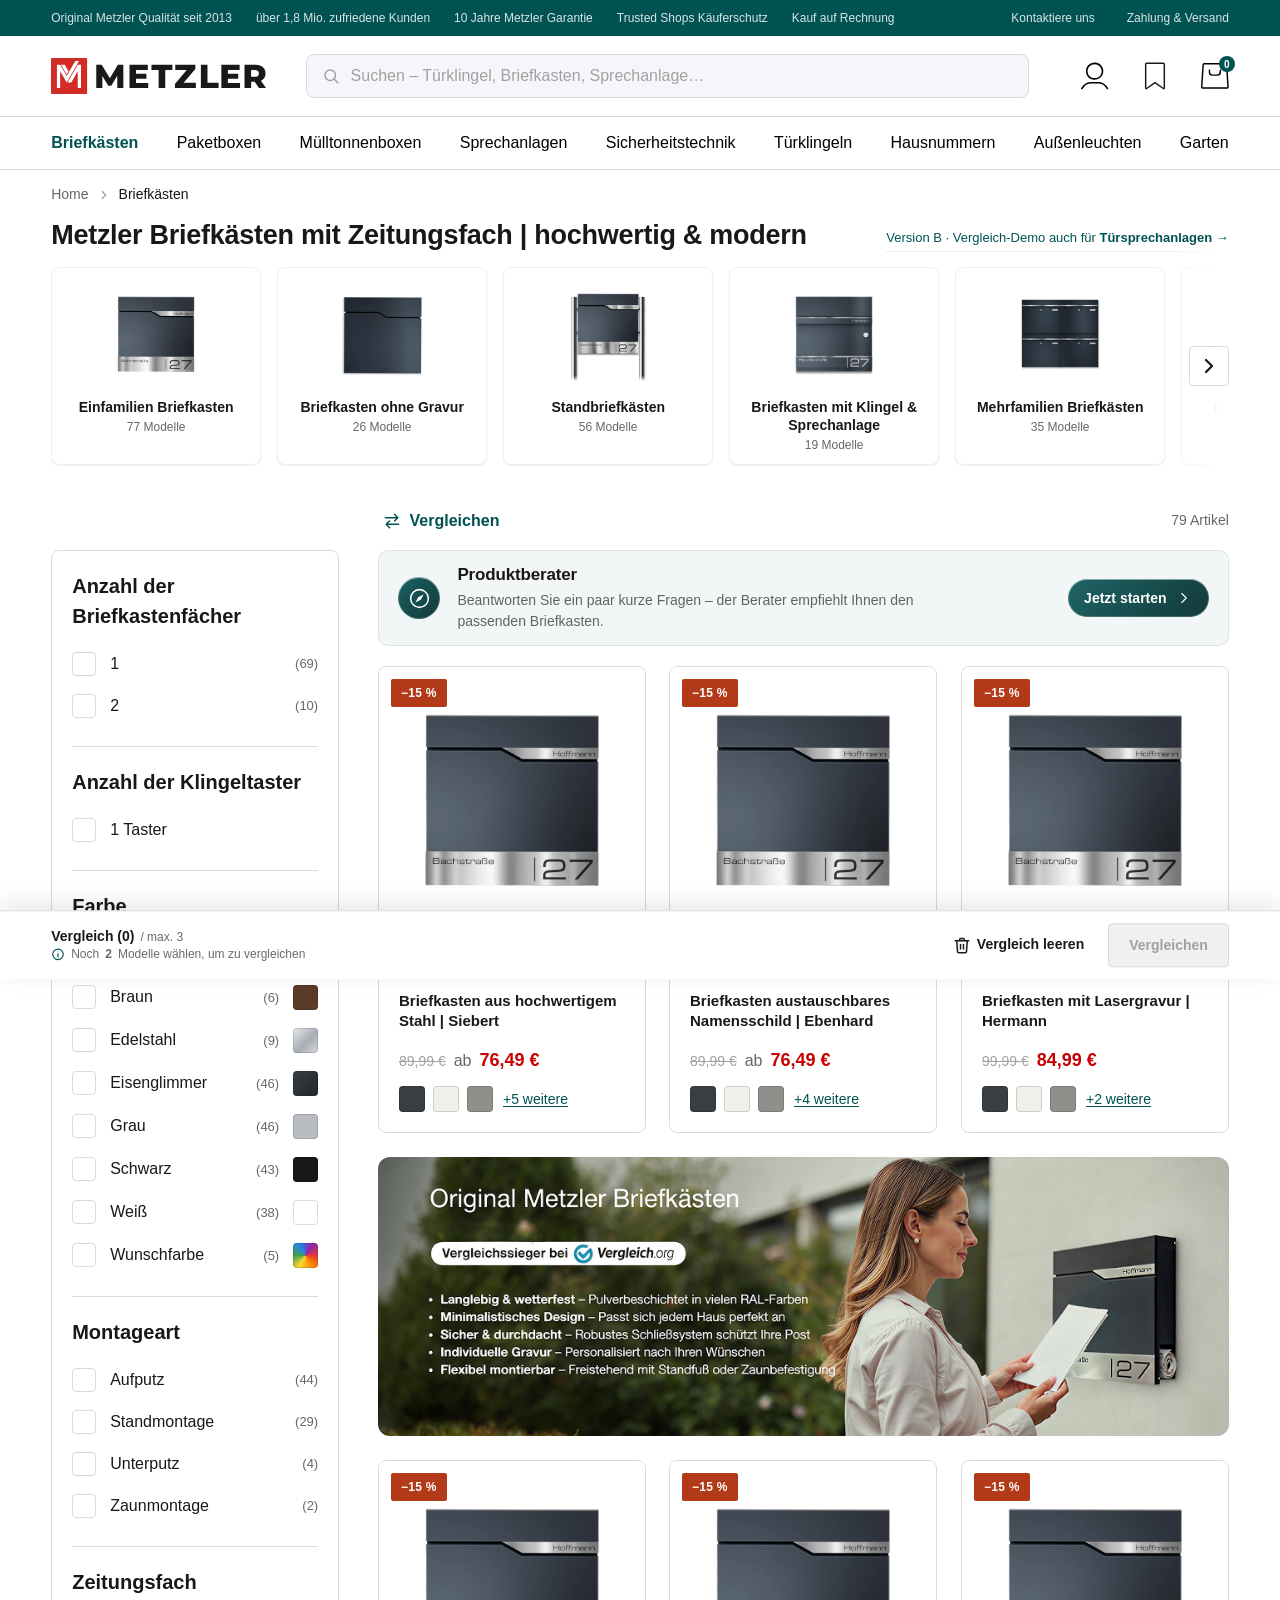
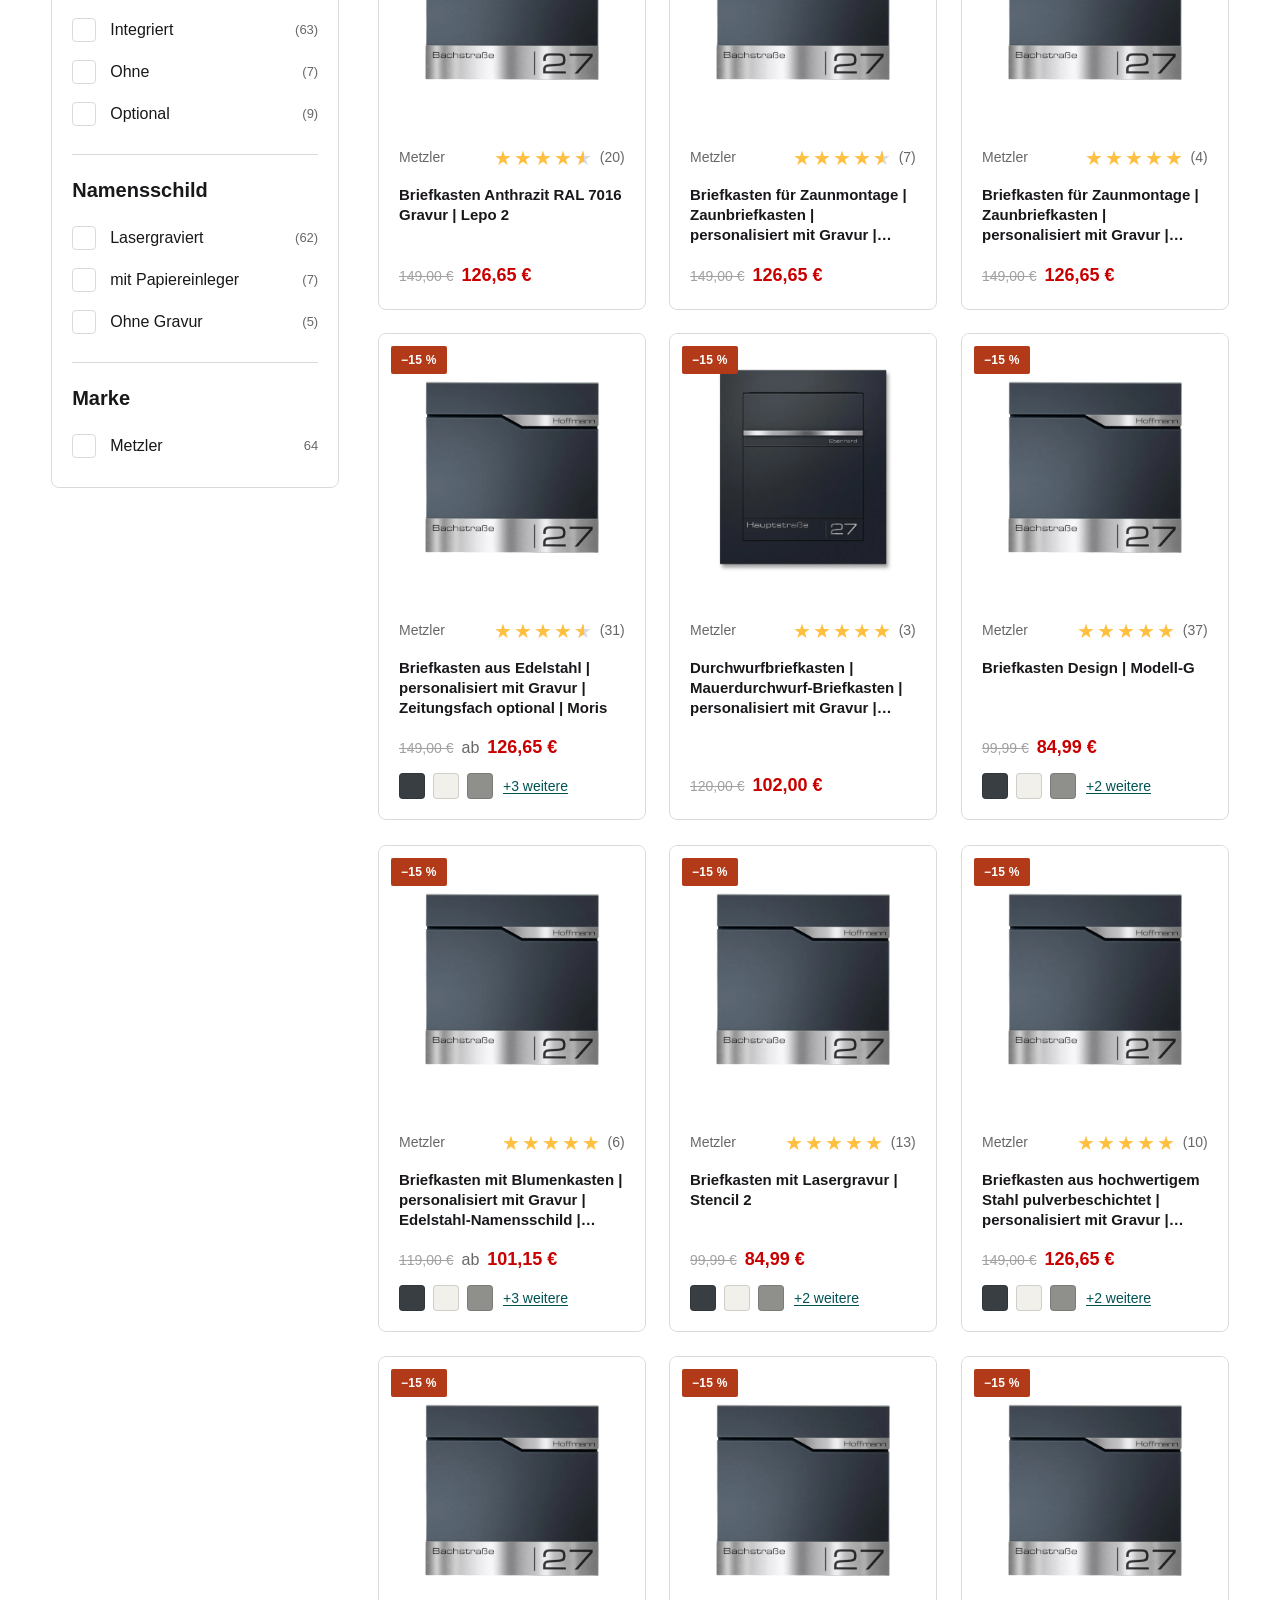
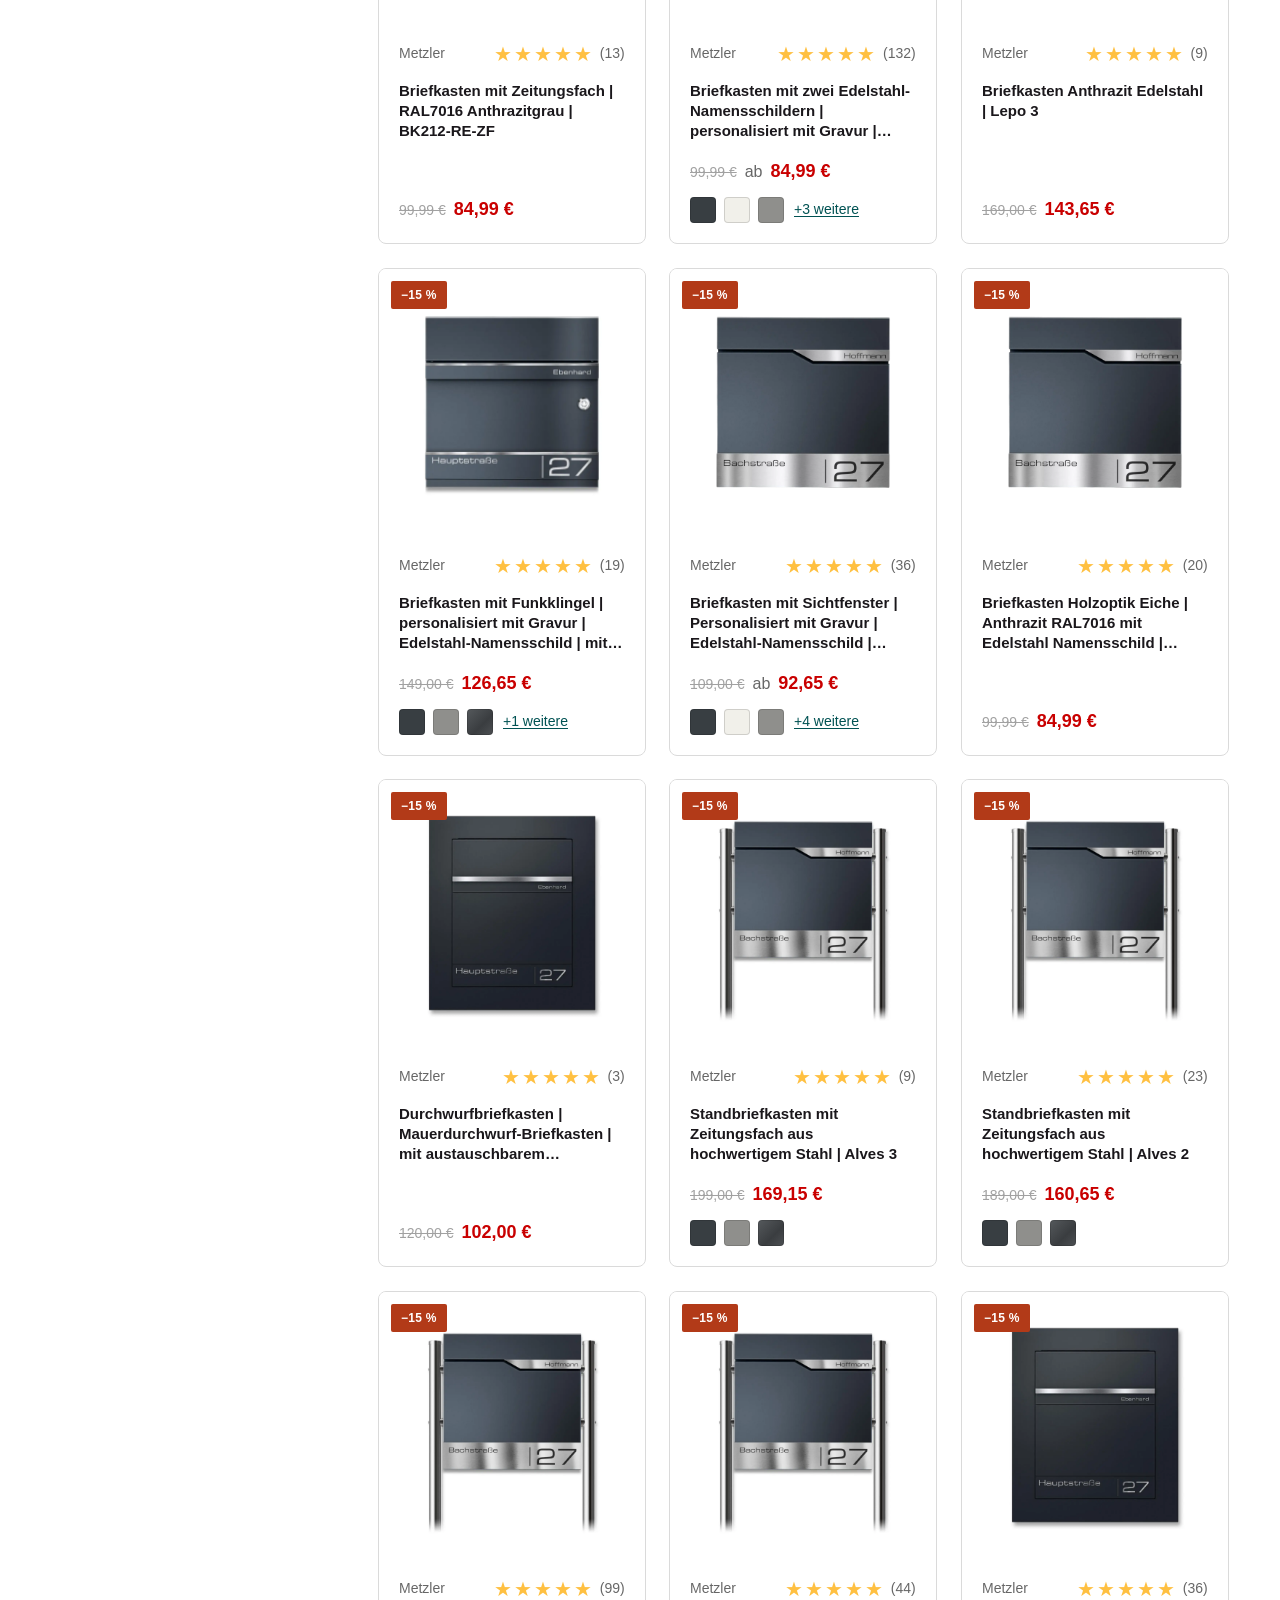
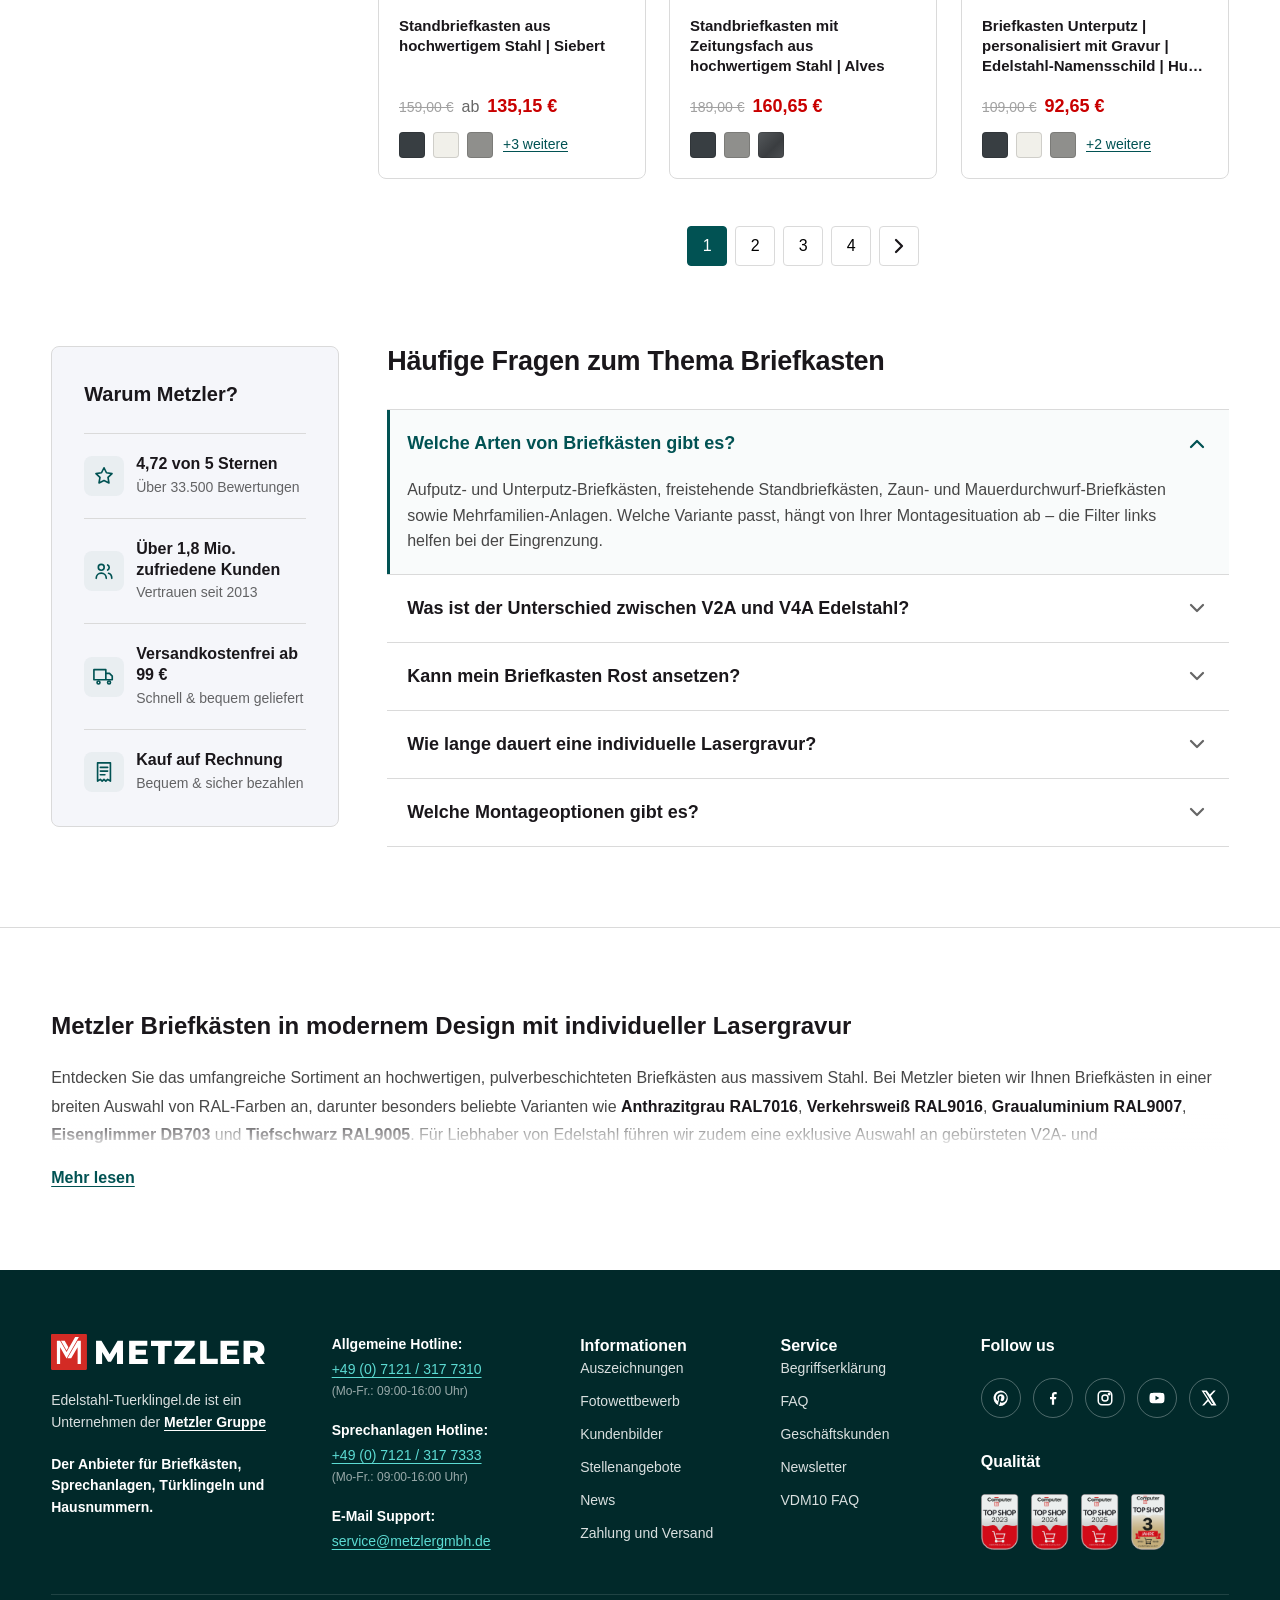
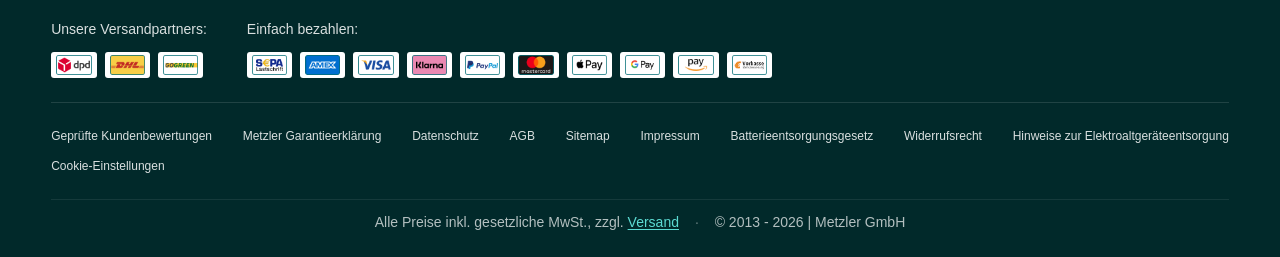
<file: Deliverables/vergleichen-flow-B/briefkasten.html>
<!DOCTYPE html>
<html lang="de">
<head>
<style id="pf-ext-css">[data-pf-ext]{pointer-events:none !important;cursor:default !important;}</style>
<meta charset="UTF-8" />
<meta name="viewport" content="width=device-width, initial-scale=1, viewport-fit=cover" />
<title>Briefkästen von Metzler | hochwertig & modern</title>
<meta name="description" content="Hochwertige Briefkästen von Metzler – designed in Germany, mit individueller Namensgravur und Zeitungsfach. Über 1,8 Mio. Hauseigentümer vertrauen Metzler." />
<link rel="stylesheet" href="Home/styles-v2.css?v=9" />
<link rel="stylesheet" href="plp.css?v=271" />
<link rel="stylesheet" href="vergleichen.css?v=249" /><!-- Vergleichen add-on + flow (Version B) -->
<link rel="stylesheet" href="merkliste.css?v=55" /><!-- Merkliste add-on -->
<link rel="stylesheet" href="vergleich-tausch.css?v=5" /><!-- Vergleich voll: swap picker (shared by Vergleichen + Merkliste) -->
  <meta name="robots" content="noindex, nofollow" />
</head>
<body class="plp">

<!-- ===== SVG ICON SPRITE (from home design system) ===== -->
<svg width="0" height="0" style="position:absolute" aria-hidden="true">
  <defs>
    <symbol id="i-search" viewBox="0 0 24 24" fill="none" stroke="currentColor" stroke-width="2" stroke-linecap="round" stroke-linejoin="round"><circle cx="11" cy="11" r="7"/><path d="M21 21l-4.3-4.3"/></symbol>
    <symbol id="i-search-m" viewBox="0 0 19 20" fill="currentColor"><path d="M16.625 8.86618C16.6247 4.81893 13.2882 1.49999 9.125 1.49999C4.96183 1.49999 1.62525 4.81893 1.625 8.86618C1.625 12.9136 4.96168 16.2333 9.125 16.2333V17.7333L8.66211 17.7216C3.90667 17.4843 0.125 13.6101 0.125 8.86618C0.125251 3.96948 4.15459 0 9.125 0C14.0954 0 18.1248 3.96948 18.125 8.86618C18.125 13.7631 14.0956 17.7333 9.125 17.7333V16.2333C13.2883 16.2333 16.625 12.9136 16.625 8.86618Z"/><path d="M18.659 19.6237C18.3683 19.9188 17.8935 19.9222 17.5984 19.6316L13.4441 15.5398L14.4969 14.4704L18.6511 18.5632C18.9462 18.8539 18.9496 19.3287 18.659 19.6237Z"/></symbol>
    <symbol id="i-menu-m" viewBox="0 0 21 17" fill="currentColor"><path d="M0 0.8C0 0.358172 0.358172 0 0.8 0H20.2C20.6418 0 21 0.358172 21 0.8C21 1.24183 20.6418 1.6 20.2 1.6H0.799999C0.358171 1.6 0 1.24183 0 0.8Z"/><path d="M0 8.4C0 7.95817 0.358172 7.6 0.8 7.6H14.2C14.6418 7.6 15 7.95817 15 8.4C15 8.84183 14.6418 9.2 14.2 9.2H0.8C0.358172 9.2 0 8.84183 0 8.4Z"/><path d="M0 16C0 15.5582 0.358172 15.2 0.8 15.2H20.2C20.6418 15.2 21 15.5582 21 16C21 16.4418 20.6418 16.8 20.2 16.8H0.799999C0.358171 16.8 0 16.4418 0 16Z"/></symbol>
    <symbol id="i-chevron-down" viewBox="0 0 24 24" fill="none" stroke="currentColor" stroke-width="2.25" stroke-linecap="round" stroke-linejoin="round"><path d="M6 9l6 6 6-6"/></symbol>
    <symbol id="i-chevron-right" viewBox="0 0 24 24" fill="none" stroke="currentColor" stroke-width="2.25" stroke-linecap="round" stroke-linejoin="round"><path d="M9 6l6 6-6 6"/></symbol>
    <symbol id="i-truck" viewBox="0 0 24 24" fill="none" stroke="currentColor" stroke-width="1.8" stroke-linejoin="round" stroke-linecap="round"><path d="M1 4h13v11H1zM14 8h4l3 3v4h-7z"/><circle cx="6" cy="18" r="1.6"/><circle cx="17.5" cy="18" r="1.6"/></symbol>
    <symbol id="i-receipt" viewBox="0 0 24 24" fill="none" stroke="currentColor" stroke-width="1.8" stroke-linejoin="round" stroke-linecap="round"><path d="M5 2h14v20l-3-2-2 2-2-2-2 2-2-2-3 2z"/><path d="M8 7h8M8 11h8M8 15h5"/></symbol>
    <symbol id="i-star" viewBox="0 0 24 24" fill="none" stroke="currentColor" stroke-width="1.8" stroke-linejoin="round" stroke-linecap="round"><path d="M12 3l2.7 5.46 6.03.88-4.36 4.25 1.03 6.01L12 16.9 6.57 19.6l1.03-6.01L3.24 9.34l6.03-.88z"/></symbol>
    <symbol id="i-users" viewBox="0 0 24 24" fill="none" stroke="currentColor" stroke-width="1.8" stroke-linecap="round" stroke-linejoin="round"><circle cx="9" cy="8" r="3.2"/><path d="M3.5 20c0-3.3 2.5-5.7 5.5-5.7s5.5 2.4 5.5 5.7"/><path d="M16 5.4a3.2 3.2 0 010 5.6"/><path d="M17 14.5c2 .6 3.5 2.6 3.5 5.5"/></symbol>
    <symbol id="i-sliders" viewBox="0 0 24 24" fill="none" stroke="currentColor" stroke-width="2" stroke-linecap="round" stroke-linejoin="round"><path d="M4 6h16M4 12h16M4 18h16"/><circle cx="9" cy="6" r="2" fill="#fff"/><circle cx="15" cy="12" r="2" fill="#fff"/><circle cx="8" cy="18" r="2" fill="#fff"/></symbol>
    <symbol id="i-x" viewBox="0 0 24 24" fill="none" stroke="currentColor" stroke-width="2.2" stroke-linecap="round"><line x1="6" y1="6" x2="18" y2="18"/><line x1="6" y1="18" x2="18" y2="6"/></symbol>
    <symbol id="i-instagram" viewBox="0 0 24 24" fill="none" stroke="currentColor" stroke-width="2" stroke-linecap="round" stroke-linejoin="round"><rect x="3" y="3" width="18" height="18" rx="5"/><circle cx="12" cy="12" r="4"/><circle cx="17.5" cy="6.5" r="1" fill="currentColor"/></symbol>
    <symbol id="i-facebook" viewBox="0 0 24 24" fill="currentColor"><path d="M13.5 21v-7.5h2.5l.5-3h-3V8.5c0-.9.3-1.5 1.5-1.5H17V4.2c-.5-.1-1.5-.2-2.5-.2-2.4 0-4 1.4-4 4v2.5H8v3h2.5V21h3z"/></symbol>
    <symbol id="i-youtube" viewBox="0 0 24 24" fill="currentColor"><path d="M21.6 7.2c-.2-.9-.9-1.6-1.8-1.8C18.2 5 12 5 12 5s-6.2 0-7.8.4c-.9.2-1.6.9-1.8 1.8C2 8.8 2 12 2 12s0 3.2.4 4.8c.2.9.9 1.6 1.8 1.8 1.6.4 7.8.4 7.8.4s6.2 0 7.8-.4c.9-.2 1.6-.9 1.8-1.8.4-1.6.4-4.8.4-4.8s0-3.2-.4-4.8zM10 15V9l5.2 3-5.2 3z"/></symbol>
    <symbol id="i-pinterest" viewBox="0 0 24 24" fill="currentColor"><path d="M12 2a10 10 0 00-3.6 19.3c-.1-.8-.2-2 0-2.9.2-.8 1.2-5 1.2-5s-.3-.6-.3-1.5c0-1.4.8-2.5 1.9-2.5.9 0 1.3.7 1.3 1.5 0 .9-.6 2.2-.9 3.5-.2 1 .5 1.9 1.6 1.9 1.9 0 3.4-2 3.4-5 0-2.6-1.9-4.4-4.5-4.4-3.1 0-4.9 2.3-4.9 4.7 0 .9.4 1.9.8 2.5.1.1.1.2.1.3l-.3 1.2c-.1.2-.2.3-.4.2-1.4-.7-2.3-2.7-2.3-4.4 0-3.6 2.6-6.9 7.5-6.9 3.9 0 7 2.8 7 6.6 0 3.9-2.5 7.1-5.9 7.1-1.2 0-2.3-.6-2.6-1.3l-.7 2.7c-.3 1-1 2.3-1.4 3.1A10 10 0 1012 2z"/></symbol>
    <symbol id="i-x-social" viewBox="0 0 24 24" fill="currentColor"><path d="M18.244 2H21l-6.54 7.47L22 22h-6.86l-4.39-5.74L5.6 22H2.84l7.01-8.01L2 2h7.04l3.97 5.25L18.244 2zm-2.4 18h1.79L7.24 4H5.34l10.5 16z"/></symbol>
  </defs>
</svg>

<!-- ===== TOPBAR ===== -->
<div class="topbar">
  <div class="container topbar__inner">
    <ul class="topbar__claims">
      <li>Original Metzler Qualität seit 2013</li>
      <li>über 1,8 Mio. zufriedene Kunden</li>
      <li><a href="#" data-pf-ext="1" tabindex="-1">10 Jahre Metzler Garantie</a></li>
      <li>Trusted Shops Käuferschutz</li>
      <li>Kauf auf Rechnung</li>
    </ul>
    <div class="topbar__links">
      <a href="#">Kontaktiere uns</a>
      <a href="#">Zahlung &amp; Versand</a>
    </div>
  </div>
</div>

<!-- ===== HEADER ===== -->
<header class="header">
  <div class="container">
    <div class="header__main">
      <div class="header__left-actions">
        <button class="header__burger" id="navBurger" data-nav-toggle aria-label="Menü öffnen" aria-expanded="false" aria-controls="mobileNav"><svg><use href="#i-menu-m"/></svg></button>
        <button class="header__search-icon" id="searchIcon" aria-label="Suchen" type="button"><svg><use href="#i-search-m"/></svg></button>
      </div>
      <a href="https://sabavafa.github.io/homepage/" class="header__logo" aria-label="Metzler Startseite">
        <img src="Home/Logo/Metzler_Logo-rot-schwarz.svg" alt="Metzler" />
      </a>
      <button class="header__kategorien" type="button" data-nav-toggle aria-controls="mobileNav" aria-expanded="false" aria-label="Kategorien">
        <img class="header__kategorien-icon" src="Home/ICONS/menu.svg" alt="" aria-hidden="true" />
        <span class="header__kategorien-label">Kategorien</span>
      </button>
      <div class="header__search">
        <svg><use href="#i-search"/></svg>
        <input type="search" placeholder="Suchen – Türklingel, Briefkasten, Sprechanlage…" />
      </div>
      <div class="header__icons">
        <a class="icon-btn" href="#" aria-label="Mein Konto"><img src="Home/ICONS/profile.svg" alt="" /></a>
        <a class="icon-btn" href="#" aria-label="Warenkorb"><img src="Home/ICONS/cart.svg" alt="" /><span class="badge">0</span></a>
      </div>
    </div>
  </div>
  <nav class="header__nav" aria-label="Hauptnavigation">
    <div class="container">
      <button class="header__nav-all" type="button" data-nav-toggle aria-controls="mobileNav" aria-expanded="false" aria-label="Alle Kategorien">
        <img class="header__nav-all-icon" src="Home/ICONS/menu.svg" alt="" aria-hidden="true" />
        <span class="header__nav-all-label">Alle</span>
      </button>
      <ul>
        <li class="hnav-item" data-mega-item>
          <a href="#" class="is-featured"
             id="mm-trigger-briefkasten" data-mega-trigger
             aria-haspopup="true" aria-expanded="false" aria-controls="mm-panel-briefkasten">Briefkästen</a>

          <!-- Drop-panel spans the full nav width; inner .container realigns content to the page grid -->
          <div class="mega-panel" id="mm-panel-briefkasten" data-mega-panel
               role="region" aria-label="Briefkästen – Unterkategorien" aria-hidden="true">
            <!-- Asymmetric 75/25 split: subcategory grid (left) + persistent featured promo (right) -->
            <div class="container mega-layout">

              <!-- LEFT ZONE (~75%): standard subcategories as image tiles -->
              <ul class="mega-grid">
                <li><a class="mega-card" href="#grid">
                  <span class="mega-card__media"><img src="Product%20Image/einfamilien-briefkasten.png" alt="Einfamilien-Briefkasten" loading="lazy"></span>
                  <span class="mega-card__label">Einfamilien-Briefkasten</span></a></li>

                <li><a class="mega-card" href="#grid">
                  <span class="mega-card__media"><img src="Product%20Image/briefkasten-ohne-gravur.webp" alt="Briefkasten ohne Gravur" loading="lazy"></span>
                  <span class="mega-card__label">Briefkasten ohne Gravur</span></a></li>

                <li><a class="mega-card" href="#grid">
                  <span class="mega-card__media"><img src="Product%20Image/standbriefkaesten.webp" alt="Standbriefkästen" loading="lazy"></span>
                  <span class="mega-card__label">Standbriefkästen</span></a></li>

                <li><a class="mega-card" href="#grid">
                  <span class="mega-card__media"><img src="Product%20Image/briefkasten-klingel-sprechanlage.webp" alt="Briefkasten mit Klingel & Sprechanlage" loading="lazy"></span>
                  <span class="mega-card__label">Mit Klingel &amp; Sprechanlage</span></a></li>

                <li><a class="mega-card" href="#grid">
                  <span class="mega-card__media"><img src="Product%20Image/mehrfamilien-briefkaesten.webp" alt="Mehrfamilien Briefkästen" loading="lazy"></span>
                  <span class="mega-card__label">Mehrfamilien Briefkästen</span></a></li>

                <li><a class="mega-card" href="#grid">
                  <span class="mega-card__media"><img src="Product%20Image/unterputz-briefkaesten.webp" alt="Unterputz Briefkästen" loading="lazy"></span>
                  <span class="mega-card__label">Unterputz Briefkästen</span></a></li>

                <li><a class="mega-card" href="#grid">
                  <span class="mega-card__media"><img src="Product%20Image/paketboxen.webp" alt="Paketboxen" loading="lazy"></span>
                  <span class="mega-card__label">Paketboxen</span></a></li>

                <li><a class="mega-card" href="#grid">
                  <span class="mega-card__media"><img src="Product%20Image/briefkastenschilder.webp" alt="Briefkastenschilder" loading="lazy"></span>
                  <span class="mega-card__label">Briefkastenschilder</span></a></li>

                <li><a class="mega-card" href="#grid">
                  <span class="mega-card__media"><img src="Product%20Image/briefkastenstaender.webp" alt="Briefkastenständer" loading="lazy"></span>
                  <span class="mega-card__label">Briefkastenständer</span></a></li>

                <li><a class="mega-card" href="#grid">
                  <span class="mega-card__media"><img src="Product%20Image/ersatzteile-zubehoer.webp" alt="Ersatzteile & Zubehör" loading="lazy"></span>
                  <span class="mega-card__label">Ersatzteile &amp; Zubehör</span></a></li>
              </ul>

              <!-- RIGHT ZONE (~25%): featured Konfigurator poster (matches the Sprechanlage poster) -->
              <aside class="mega-poster" aria-label="Briefkastenanlagen Konfigurator">
                <div class="mega-poster__media">
                  <img class="mega-poster__bg" src="Poster/poster-briefkasten2.png" alt="Briefkastenanlage – 3D Konfigurator" loading="lazy">
                </div>
                <div class="mega-poster__content">
                  <span class="mega-poster__eyebrow">3D Konfigurator</span>
                  <h3 class="mega-poster__title">Briefkastenanlage individuell gestalten</h3>
                  <p class="mega-poster__features">Design · Farbe · Montageart</p>
                  <a class="mega-poster__cta" href="#">Jetzt konfigurieren</a>
                </div>
              </aside>

            </div>
          </div>
        </li>
        <li><a href="#">Paketboxen</a></li>
        <li><a href="#">Mülltonnenboxen</a></li>
        <li class="hnav-item" data-mega-item>
          <a href="sprechanlage.html"
             id="mm-trigger-sprechanlagen" data-mega-trigger
             aria-haspopup="true" aria-expanded="false" aria-controls="mm-panel-sprechanlagen">Sprechanlagen</a>

          <!-- Drop-panel: subcategory grid (left) + XDM10 poster (right) -->
          <div class="mega-panel" id="mm-panel-sprechanlagen" data-mega-panel
               role="region" aria-label="Türsprechanlagen – Unterkategorien" aria-hidden="true">
            <div class="container mega-layout">

              <ul class="mega-grid">
                <li><a class="mega-card" href="sprechanlage.html">
                  <span class="mega-card__media"><img src="Product%20Image/Sprechanlage/video-station.png" alt="Video-Sprechanlagen" loading="lazy"></span>
                  <span class="mega-card__label">Video-Sprechanlagen</span></a></li>

                <li><a class="mega-card" href="sprechanlage.html">
                  <span class="mega-card__media"><img src="Product%20Image/Sprechanlage/audio-station.png" alt="Audio-Sprechanlagen" loading="lazy"></span>
                  <span class="mega-card__label">Audio-Sprechanlagen</span></a></li>

                <li><a class="mega-card" href="sprechanlage.html">
                  <span class="mega-card__media"><img src="Product%20Image/Sprechanlage/mehrfamilien-anlage.png" alt="Mehrfamilien-Anlagen" loading="lazy"></span>
                  <span class="mega-card__label">Mehrfamilien-Anlagen</span></a></li>

                <li><a class="mega-card" href="sprechanlage.html">
                  <span class="mega-card__media"><img src="Product%20Image/Sprechanlage/touch-display-station.png" alt="Mit Gesichtserkennung" loading="lazy"></span>
                  <span class="mega-card__label">Mit Gesichtserkennung</span></a></li>

                <li><a class="mega-card" href="sprechanlage.html">
                  <span class="mega-card__media"><img src="Product%20Image/Sprechanlage/briefkasten-paketbox.png" alt="Mit Briefkasten/Paketbox" loading="lazy"></span>
                  <span class="mega-card__label">Mit Briefkasten/Paketbox</span></a></li>

                <li><a class="mega-card" href="sprechanlage.html">
                  <span class="mega-card__media"><img src="Product%20Image/Sprechanlage/innenstation.png" alt="Innenstationen" loading="lazy"></span>
                  <span class="mega-card__label">Innenstationen</span></a></li>

                <li><a class="mega-card" href="sprechanlage.html">
                  <span class="mega-card__media"><img src="Product%20Image/Sprechanlage/bus-xdm10.png" alt="2-Draht-BUS (XDM10)" loading="lazy"></span>
                  <span class="mega-card__label">2-Draht-BUS (XDM10)</span></a></li>

                <li><a class="mega-card" href="sprechanlage.html">
                  <span class="mega-card__media"><img src="Product%20Image/Sprechanlage/zubehoer.png" alt="Zubehör" loading="lazy"></span>
                  <span class="mega-card__label">Zubehör</span></a></li>
              </ul>

              <aside class="mega-poster" aria-label="XDM10 Video-Türsprechanlage">
                <div class="mega-poster__media">
                  <img class="mega-poster__bg" src="Poster/poster-sprechanlage-xdm10.png" alt="XDM10 Video-Türsprechanlage – Red Dot Award Winner 2026" loading="lazy">
                </div>
                <div class="mega-poster__content">
                  <span class="mega-poster__eyebrow">Video-Türsprechanlage</span>
                  <h3 class="mega-poster__title">XDM10 – nachrüsten ohne neue Kabel</h3>
                  <p class="mega-poster__features">2-Draht-BUS · App-Anbindung · HD-Video</p>
                  <a class="mega-poster__cta" href="sprechanlage.html">Mehr erfahren</a>
                </div>
              </aside>

            </div>
          </div>
        </li>
        <li><a href="#">Sicherheitstechnik</a></li>
        <li><a href="#">Türklingeln</a></li>
        <li><a href="#">Hausnummern</a></li>
        <li><a href="#">Außenleuchten</a></li>
        <li><a href="#">Garten</a></li>
      </ul>
    </div>
  </nav>
</header>

<!-- ===== MOBILE SLIDE-IN NAV ===== -->
<div class="mobile-nav" id="mobileNav" aria-hidden="true">
  <div class="mobile-nav__backdrop" data-close></div>
  <aside class="mobile-nav__panel" role="dialog" aria-label="Mobile Navigation">
    <div class="mobile-nav__head">
      <img src="Home/Logo/Metzler_Logo-rot-schwarz.svg" alt="Metzler" />
      <button class="mobile-nav__close" data-close aria-label="Menü schließen">×</button>
    </div>
    <nav>
      <ul>
        <li><a href="briefkasten.html">Briefkästen</a></li>
        <li><a href="#">Paketboxen</a></li>
        <li><a href="#">Mülltonnenboxen</a></li>
        <li><a href="sprechanlage.html">Sprechanlagen</a></li>
        <li><a href="#">Sicherheitstechnik</a></li>
        <li><a href="#">Türklingeln</a></li>
        <li><a href="#">Hausnummern</a></li>
        <li><a href="#">Außenleuchten</a></li>
        <li><a href="#">Garten</a></li>
      </ul>
    </nav>
  </aside>
</div>

<main>

<!-- ===== BREADCRUMB ===== -->
<nav class="crumb" aria-label="Breadcrumb">
  <div class="container">
    <ol>
      <li><a href="https://sabavafa.github.io/homepage/">Home</a></li>
      <li aria-hidden="true"><svg><use href="#i-chevron-right"/></svg></li>
      <li><span aria-current="page">Briefkästen</span></li>
    </ol>
  </div>
</nav>

<!-- ===== PAGE TITLE ===== -->
<section class="page-title">
  <div class="container">
    <div class="catalog__head">
      <h1 class="catalog__title">Metzler Briefkästen mit Zeitungsfach | hochwertig &amp; modern</h1>
      <a class="vgl-lens" href="index.html">Version B · Vergleich-Demo auch für <b>Türsprechanlagen</b> →</a>
    </div>
  </div>
</section>

<!-- ===== SUBCATEGORY RAIL ===== -->
<section class="subnav" aria-label="Briefkasten-Typen">
  <div class="container">
    <div class="subnav__viewport">
      <button class="subnav__arrow subnav__arrow--prev" data-sub-scroll="prev" aria-label="Zurück"><svg><use href="#i-chevron-right"/></svg></button>
      <div class="subnav__track" id="subTrack">
        <!-- tiles injected by JS -->
      </div>
      <button class="subnav__arrow subnav__arrow--next" data-sub-scroll="next" aria-label="Weiter"><svg><use href="#i-chevron-right"/></svg></button>
    </div>
  </div>
</section>

<!-- ===== KI-KAUFBERATER moved directly above the product grid (see .catalog__main) ===== -->

<!-- ===== TOOLBAR + GRID ===== -->
<section class="catalog section" id="grid" aria-label="Produkte">
  <div class="container">

    <div class="catalog__bar">
      <button class="catalog__filter-btn" id="openFilters" type="button">
        <svg><use href="#i-sliders"/></svg> Filter
      </button>
      <div class="catalog__chips" id="activeChips" aria-label="Aktive Filter"></div>
      <button class="catalog__clear" id="clearAll" type="button" hidden>Alle entfernen</button>
      <div class="catalog__count" id="resultCount" aria-live="polite">79 Artikel</div>
    </div>

    <div class="catalog__layout">

      <!-- FILTER SIDEBAR -->
      <aside class="filters" id="filters" aria-label="Filter">
        <div class="filters__head">
          <span>Filter</span>
          <button class="filters__close" id="closeFilters" type="button" aria-label="Filter schließen"><svg><use href="#i-x"/></svg></button>
        </div>

        <!-- Filter groups (live order: Fächer, Klingeltaster, Farbe, Montageart, Zeitungsfach, Namensschild, Marke) — generated by plp.js from the live facet definitions -->

      </aside>

      <!-- PRODUCT GRID -->
      <div class="catalog__main">

        <!-- Kaufberater + Masspruefung (embedded; top-aligned with the filters, above the product cards) -->
        <div class="advisor-embed">
          <iframe id="beraterFrame" src="plp-berater.html?cat=briefkasten&v=10" title="Metzler Kaufberater" scrolling="no" style="width:100%;border:0;display:block;overflow:hidden;height:96px"></iframe>
        </div>
        <script>
        (function(){
          var f=document.getElementById("beraterFrame"); if(!f) return;
          var last=0, poll=0;
          function set(h){ if(h && h!==last){ last=h; f.style.height=h+"px"; } }
          // Primary: the embedded tool reports its own height via postMessage.
          // Works cross-origin, including when this page is opened as a local file://.
          window.addEventListener("message", function(e){
            if(e.source!==f.contentWindow) return;
            var m=e.data; if(m && m.type==="mf-height" && m.h){ set(m.h); if(poll){ clearInterval(poll); poll=0; } }  /* child's resizer is live -> retire the fallback poll */
          });
          /* Fallback only (same-origin): used until the iframe's own postMessage resizer reports in. */
          function fit(){ try{ var d=f.contentDocument; if(!d) return; var a=d.querySelector(".advisor"); var h; if(a){ if(a.classList.contains("is-open")){ h=Math.ceil(a.getBoundingClientRect().bottom+4); } else { var rb=a.querySelector(".advisor__reveal-bar"); h=rb?Math.ceil(rb.getBoundingClientRect().bottom+20):Math.ceil(a.getBoundingClientRect().bottom+4); } } else { h=d.body?d.body.scrollHeight:0; } if(h) set(h); }catch(e){} }
          f.addEventListener("load", fit);
          poll=setInterval(fit, 800);
        })();
        </script>

        <div class="pgrid" id="productGrid" aria-live="polite"></div>

        <!-- Empty state -->
        <div class="pgrid-empty" id="emptyState" hidden>
          <svg viewBox="0 0 24 24" fill="none" stroke="currentColor" stroke-width="1.6" stroke-linecap="round" stroke-linejoin="round"><circle cx="11" cy="11" r="7"/><path d="M21 21l-4.3-4.3"/></svg>
          <h3>Keine Briefkästen gefunden</h3>
          <p>Mit dieser Filter-Kombination gibt es aktuell keine Treffer. Entfernen Sie einen Filter, um mehr Modelle zu sehen.</p>
          <button class="btn btn--secondary" id="emptyReset" type="button">Filter zurücksetzen</button>
        </div>

        <!-- Pagination -->
        <nav class="pagination" id="pagination" aria-label="Seiten"></nav>
      </div>

    </div>
  </div>
</section>
<div class="filters__backdrop" id="filtersBackdrop" hidden></div>

<!-- ===== FAQ ===== -->
<section class="faq section" id="beratung" aria-label="Häufige Fragen">
  <div class="container">
    <div class="faq__inner">
      <aside class="faq__aside">
        <h3>Warum Metzler?</h3>
        <ul class="faq__usps">
          <li class="faq__usp"><span class="faq__usp-ic"><svg><use href="#i-star"/></svg></span><div><strong>4,72 von 5 Sternen</strong><span>Über 33.500 Bewertungen</span></div></li>
          <li class="faq__usp"><span class="faq__usp-ic"><svg><use href="#i-users"/></svg></span><div><strong>Über 1,8 Mio. zufriedene Kunden</strong><span>Vertrauen seit 2013</span></div></li>
          <li class="faq__usp"><span class="faq__usp-ic"><svg><use href="#i-truck"/></svg></span><div><strong>Versandkostenfrei ab 99 €</strong><span>Schnell &amp; bequem geliefert</span></div></li>
          <li class="faq__usp"><span class="faq__usp-ic"><svg><use href="#i-receipt"/></svg></span><div><strong>Kauf auf Rechnung</strong><span>Bequem &amp; sicher bezahlen</span></div></li>
        </ul>
      </aside>
      <div>
        <h2 class="section-title" style="margin-bottom:var(--sp-8)">Häufige Fragen zum Thema Briefkasten</h2>
        <div class="faq__list">
          <details class="faq__item" name="faq" open>
            <summary class="faq__q">Welche Arten von Briefkästen gibt es?<span class="faq__q-icon"><svg><use href="#i-chevron-down"/></svg></span></summary>
            <div class="faq__a">Aufputz- und Unterputz-Briefkästen, freistehende Standbriefkästen, Zaun- und Mauerdurchwurf-Briefkästen sowie Mehrfamilien-Anlagen. Welche Variante passt, hängt von Ihrer Montagesituation ab – die Filter links helfen bei der Eingrenzung.</div>
          </details>
          <details class="faq__item" name="faq">
            <summary class="faq__q">Was ist der Unterschied zwischen V2A und V4A Edelstahl?<span class="faq__q-icon"><svg><use href="#i-chevron-down"/></svg></span></summary>
            <div class="faq__a">V2A (1.4301) ist der robuste Standard für die meisten Wohnlagen. V4A (1.4404) ist zusätzlich salzwasserbeständig und für Küstennähe oder stark beanspruchte Umgebungen empfohlen. Beide sind gebürstet und selbstpassivierend.</div>
          </details>
          <details class="faq__item" name="faq">
            <summary class="faq__q">Kann mein Briefkasten Rost ansetzen?<span class="faq__q-icon"><svg><use href="#i-chevron-down"/></svg></span></summary>
            <div class="faq__a">Massiver Edelstahl rostet nicht – die Oberfläche passiviert sich selbst. Flugrost durch fremde Eisenpartikel lässt sich mit einem Edelstahlreiniger einfach entfernen. Eine Nachbehandlung ist nicht nötig.</div>
          </details>
          <details class="faq__item" name="faq">
            <summary class="faq__q">Wie lange dauert eine individuelle Lasergravur?<span class="faq__q-icon"><svg><use href="#i-chevron-down"/></svg></span></summary>
            <div class="faq__a">Standardgravuren fertigen wir innerhalb von 5–7 Werktagen. Sie erhalten vorab ein digitales Korrekturmuster zur Freigabe, damit Schrift und Platzierung exakt Ihren Wünschen entsprechen.</div>
          </details>
          <details class="faq__item" name="faq">
            <summary class="faq__q">Welche Montageoptionen gibt es?<span class="faq__q-icon"><svg><use href="#i-chevron-down"/></svg></span></summary>
            <div class="faq__a">Aufputz (an der Wand), Unterputz (wandbündig eingelassen), freistehend mit Standfuß, an Zaun oder Tor sowie als Mauerdurchwurf. Jedes Produkt nennt die passende Montageart und liefert das Befestigungsmaterial mit.</div>
          </details>
        </div>
      </div>
    </div>
  </div>
</section>

<!-- ===== SEO CONTENT (bottom of page) ===== -->
<section class="seo section" aria-label="Über Metzler Briefkästen">
  <div class="container">
    <h2 class="seo__title">Metzler Briefkästen in modernem Design mit individueller Lasergravur</h2>
    <div class="seo__text" id="seoText">
      <p>Entdecken Sie das umfangreiche Sortiment an hochwertigen, pulverbeschichteten Briefkästen aus massivem Stahl. Bei Metzler bieten wir Ihnen Briefkästen in einer breiten Auswahl von RAL-Farben an, darunter besonders beliebte Varianten wie <strong>Anthrazitgrau RAL7016</strong>, <strong>Verkehrsweiß RAL9016</strong>, <strong>Graualuminium RAL9007</strong>, <strong>Eisenglimmer DB703</strong> und <strong>Tiefschwarz RAL9005</strong>. Für Liebhaber von Edelstahl führen wir zudem eine exklusive Auswahl an gebürsteten V2A- und salzwasserbeständigen V4A-Modellen.</p>
      <p>Jeder Briefkasten lässt sich mit einer individuellen Lasergravur personalisieren – vom Familiennamen über die Hausnummer bis zum Wunschmotiv. Die Gravur wird sauber und dauerhaft in das Material eingebracht und verblasst auch nach Jahren im Außenbereich nicht.</p>
      <p>Dank wetterfester Verarbeitung, UV-beständiger Beschichtung und einem durchdachten Schließsystem sind unsere Briefkästen langlebig, sicher und ein echter Blickfang an jeder Hauswand. Ob Aufputz, Unterputz, freistehend als Standbriefkasten oder als Mehrfamilien-Anlage – bei Metzler finden Sie für jede Montagesituation das passende Modell. Mit <a href="#" data-pf-ext="1" tabindex="-1">10 Jahren Metzler Garantie</a> auf viele Modelle kaufen Sie ein Produkt, das ein Hausleben lang hält.</p>
    </div>
    <button class="seo__toggle" id="seoToggle" type="button" aria-expanded="false">Mehr lesen</button>
  </div>
</section>

</main>

<!-- ===== FOOTER (from home design system) ===== -->
<footer class="footer">
  <div class="container">
    <div class="footer__top">
      <div class="footer__brand">
        <img src="Home/Logo/Metzler_Logo-rot-Wei%C3%9F.svg" alt="Metzler" class="footer__brand-logo" />
        <p class="footer__brand-line">Edelstahl-Tuerklingel.de ist ein Unternehmen der <a href="#" class="footer__brand-link">Metzler Gruppe</a></p>
        <p class="footer__brand-strong">Der Anbieter für Briefkästen, Sprechanlagen, Türklingeln und Hausnummern.</p>
      </div>
      <div class="footer__hotline">
        <div class="footer__hotline-item">
          <strong class="footer__hotline-label">Allgemeine Hotline:</strong>
          <a class="footer__hotline-num" href="#" data-pf-ext="1" tabindex="-1">+49 (0) 7121 / 317 7310</a>
          <em>(Mo-Fr.: 09:00-16:00 Uhr)</em>
        </div>
        <div class="footer__hotline-item">
          <strong class="footer__hotline-label">Sprechanlagen Hotline:</strong>
          <a class="footer__hotline-num" href="#" data-pf-ext="1" tabindex="-1">+49 (0) 7121 / 317 7333</a>
          <em>(Mo-Fr.: 09:00-16:00 Uhr)</em>
        </div>
        <div class="footer__hotline-item">
          <strong class="footer__hotline-label">E-Mail Support:</strong>
          <a class="footer__hotline-num" href="#" data-pf-ext="1" tabindex="-1">service@metzlergmbh.de</a>
        </div>
      </div>
      <details class="footer__details" open>
        <summary><h4>Informationen</h4></summary>
        <ul class="footer__links">
          <li><a href="#">Auszeichnungen</a></li>
          <li><a href="#">Fotowettbewerb</a></li>
          <li><a href="#">Kundenbilder</a></li>
          <li><a href="#">Stellenangebote</a></li>
          <li><a href="#">News</a></li>
          <li><a href="#">Zahlung und Versand</a></li>
        </ul>
      </details>
      <details class="footer__details" open>
        <summary><h4>Service</h4></summary>
        <ul class="footer__links">
          <li><a href="#">Begriffserklärung</a></li>
          <li><a href="#">FAQ</a></li>
          <li><a href="#">Geschäftskunden</a></li>
          <li><a href="#">Newsletter</a></li>
          <li><a href="#">VDM10 FAQ</a></li>
        </ul>
      </details>
      <div class="footer__follow">
        <h4>Follow us</h4>
        <div class="footer__social">
          <a href="#" aria-label="Pinterest"><svg><use href="#i-pinterest"/></svg></a>
          <a href="#" aria-label="Facebook"><svg><use href="#i-facebook"/></svg></a>
          <a href="#" aria-label="Instagram"><svg><use href="#i-instagram"/></svg></a>
          <a href="#" aria-label="YouTube"><svg><use href="#i-youtube"/></svg></a>
          <a href="#" aria-label="X"><svg><use href="#i-x-social"/></svg></a>
        </div>
        <h4 class="footer__labels-title">Qualität</h4>
        <div class="footer__labels" aria-label="Top Shop Auszeichnungen">
          <img src="Home/Trust%20badges/Top%20SHOP/Label1.png" alt="Top Shop 2023" />
          <img src="Home/Trust%20badges/Top%20SHOP/Label2.png" alt="Top Shop 2024" />
          <img src="Home/Trust%20badges/Top%20SHOP/Label3.png" alt="Top Shop 2025" />
          <img src="Home/Trust%20badges/Top%20SHOP/Labels4.png" alt="Top Shop 3 Jahre" />
        </div>
      </div>
    </div>

    <div class="footer__partners">
      <div class="footer__partners-block">
        <span class="footer__partners-label">Unsere Versandpartners:</span>
        <div class="footer__partners-logos">
          <img src="Home/Paymentshipping%20logos/DPD.png" alt="DPD" />
          <img src="Home/Paymentshipping%20logos/DHL.png" alt="DHL" />
          <img src="Home/Paymentshipping%20logos/GOGREEN.png" alt="GoGreen" />
        </div>
      </div>
      <div class="footer__partners-block">
        <span class="footer__partners-label">Einfach bezahlen:</span>
        <div class="footer__partners-logos">
          <img src="Home/Paymentshipping%20logos/payment/SEPA.png" alt="SEPA" />
          <img src="Home/Paymentshipping%20logos/payment/AMEX.png" alt="Amex" />
          <img src="Home/Paymentshipping%20logos/payment/VISA.png" alt="Visa" />
          <img src="Home/Paymentshipping%20logos/payment/KLARNA.png" alt="Klarna" />
          <img src="Home/Paymentshipping%20logos/payment/PAYPAL.png" alt="PayPal" />
          <img src="Home/Paymentshipping%20logos/payment/MASTER%20CARD.png" alt="Mastercard" />
          <img src="Home/Paymentshipping%20logos/payment/APPLE%20PAY.png" alt="Apple Pay" />
          <img src="Home/Paymentshipping%20logos/payment/GOOGLE%20PAY.png" alt="Google Pay" />
          <img src="Home/Paymentshipping%20logos/payment/AMAZON.png" alt="Amazon Pay" />
          <img src="Home/Paymentshipping%20logos/payment/VORKASEE.png" alt="Vorkasse" />
        </div>
      </div>
    </div>

    <nav class="footer__legal-links" aria-label="Rechtliches">
      <a href="#">Geprüfte Kundenbewertungen</a>
      <a href="#" data-pf-ext="1" tabindex="-1">Metzler Garantieerklärung</a>
      <a href="#">Datenschutz</a>
      <a href="#">AGB</a>
      <a href="#">Sitemap</a>
      <a href="#">Impressum</a>
      <a href="#">Batterieentsorgungsgesetz</a>
      <a href="#">Widerrufsrecht</a>
      <a href="#">Hinweise zur Elektroaltgeräteentsorgung</a>
      <a href="#">Cookie-Einstellungen</a>
    </nav>

    <div class="footer__copy">
      Alle Preise inkl. gesetzliche MwSt., zzgl. <a href="#">Versand</a>
      <span class="footer__copy-sep">·</span>
      © 2013 - 2026 | Metzler GmbH
    </div>
  </div>
</footer>

<script src="vergleich-daten.js?v=4"></script><!-- Vergleichsdaten aus dem Shop-Export (tools/build_vergleich_daten.py) — vor den Karten: liefert auch deren Shop-Werte -->
<script src="plp.js?v=11"></script>
<script src="vergleich-tausch.js?v=6"></script><!-- Vergleich voll: swap picker (shared by Vergleichen + Merkliste) -->
<script src="vergleichen.js?v=177"></script><!-- Vergleichen add-on + flow (Version B) -->
<script src="merkliste.js?v=80"></script><!-- Merkliste add-on -->
<script>
  /* ===== Header behaviour (ported from home design system) ===== */
  (function(){
    var toggles = document.querySelectorAll('[data-nav-toggle]');
    var panel   = document.getElementById('mobileNav');
    if (!toggles.length || !panel) return;
    function setExpanded(v){ toggles.forEach(function(t){ t.setAttribute('aria-expanded', v?'true':'false'); }); }
    function syncTop(){
      var header = document.querySelector('.header');
      var inner = panel.querySelector('.mobile-nav__panel');
      if (header && inner) inner.style.top = Math.max(0, header.getBoundingClientRect().bottom) + 'px';
    }
    function open(){ syncTop(); panel.classList.add('is-open'); panel.setAttribute('aria-hidden','false'); setExpanded(true); document.body.style.overflow='hidden'; }
    function close(){ panel.classList.remove('is-open'); panel.setAttribute('aria-hidden','true'); setExpanded(false); document.body.style.overflow=''; }
    function toggle(){ panel.classList.contains('is-open') ? close() : open(); }
    toggles.forEach(function(t){ t.addEventListener('click', toggle); });
    panel.querySelectorAll('[data-close], a').forEach(function(el){ el.addEventListener('click', close); });
    document.addEventListener('keydown', function(e){ if(e.key==='Escape') close(); });
  })();

  (function(){
    var ticking = false;
    function update(){ document.body.classList.toggle('is-scrolled', window.scrollY > 0); ticking = false; }
    window.addEventListener('scroll', function(){ if(!ticking){ window.requestAnimationFrame(update); ticking = true; } }, { passive:true });
    update();
  })();

  (function(){
    var nav = document.querySelector('.header__nav'); if(!nav) return;
    var ul = nav.querySelector('ul'); if(!ul) return;
    var items = Array.prototype.slice.call(ul.children);
    var tabletMq = window.matchMedia('(min-width: 768px) and (max-width: 1023px)');
    function reset(){ items.forEach(function(li){ li.hidden = false; }); }
    function fit(){
      reset(); if(!tabletMq.matches) return;
      for (var i = items.length - 1; i >= 0; i--){ if (ul.scrollWidth <= ul.clientWidth + 1) break; items[i].hidden = true; }
    }
    if (document.fonts && document.fonts.ready) document.fonts.ready.then(fit); else window.addEventListener('load', fit);
    fit();
    var raf; window.addEventListener('resize', function(){ cancelAnimationFrame(raf); raf = requestAnimationFrame(fit); });
  })();

  /* ===== Rich mega-menu: intent-based hover, click/touch, keyboard, ARIA ===== */
  (function(){
    var DESKTOP     = window.matchMedia('(min-width: 768px)');   /* mega is active on tablet+ (≤767 uses the slide-in nav) */
    var OPEN_DELAY  = 100;   /* ms — ignore incidental pass-through hovers */
    var CLOSE_DELAY = 150;   /* ms — grace period that bridges diagonal cursor paths (anti-tunneling) */

    var items = [].slice.call(document.querySelectorAll('[data-mega-item]'));
    if (!items.length) return;

    var openTimer, closeTimer, current = null;
    var panelOf   = function(i){ return i.querySelector('[data-mega-panel]'); };
    var triggerOf = function(i){ return i.querySelector('[data-mega-trigger]'); };

    /* Single source of truth: class drives the CSS transition, ARIA drives assistive tech */
    function setState(item, isOpen){
      panelOf(item).classList.toggle('is-open', isOpen);
      panelOf(item).setAttribute('aria-hidden', isOpen ? 'false' : 'true');
      triggerOf(item).setAttribute('aria-expanded', isOpen ? 'true' : 'false');
    }
    function open(item){
      if (current === item) return;
      if (current) setState(current, false);     /* instant switch — no reopen delay */
      setState(item, true);
      current = item;
    }
    function close(item){
      setState(item, false);
      if (current === item) current = null;
    }

    items.forEach(function(item){
      var trig = triggerOf(item);

      /* Pointer: delayed open, grace-delayed close */
      item.addEventListener('mouseenter', function(){
        if (!DESKTOP.matches) return;
        clearTimeout(closeTimer);
        if (current && current !== item) { open(item); return; }   /* already browsing → switch now */
        openTimer = setTimeout(function(){ open(item); }, OPEN_DELAY);
      });
      item.addEventListener('mouseleave', function(){
        if (!DESKTOP.matches) return;
        clearTimeout(openTimer);
        closeTimer = setTimeout(function(){ close(item); }, CLOSE_DELAY);
      });

      /* Click / Enter / touch: a real href navigates (cross-page tab); else toggle */
      trig.addEventListener('click', function(e){
        if (!DESKTOP.matches) return;            /* mobile uses the slide-in nav */
        var href = trig.getAttribute('href');
        if (href && href !== '#') return;        /* follow the link to the other page */
        e.preventDefault();
        (current === item) ? close(item) : open(item);
      });

      /* Keyboard: close once focus leaves the item's subtree */
      item.addEventListener('focusout', function(e){
        if (!item.contains(e.relatedTarget)) close(item);
      });
    });

    /* Escape closes the active panel and restores focus to its trigger */
    document.addEventListener('keydown', function(e){
      if (e.key === 'Escape' && current){ var t = triggerOf(current); close(current); if (t) t.focus(); }
    });
    /* Click outside closes */
    document.addEventListener('click', function(e){
      if (current && !current.contains(e.target)) close(current);
    });
    /* Dropping below desktop collapses any open panel */
    DESKTOP.addEventListener('change', function(){ if (!DESKTOP.matches && current) close(current); });
  })();

  (function(){
    var input = document.querySelector('.header__search input'); if(!input) return;
    var mobileMq = window.matchMedia('(max-width: 720px)');
    var tabletMq = window.matchMedia('(min-width: 768px) and (max-width: 1023px)');
    function set(){
      if (mobileMq.matches) input.placeholder = 'Produkte suchen…';
      else if (tabletMq.matches) input.placeholder = 'Suchen – Türklingel, Briefkasten…';
      else input.placeholder = 'Suchen – Türklingel, Briefkasten, Sprechanlage…';
    }
    set(); mobileMq.addEventListener('change', set); tabletMq.addEventListener('change', set);
  })();
</script>

<style id="pf-lockdown-css">
footer a,[class*="topbar"] a,[class*="top-bar"] a,[class*="trustbar"] a,[class*="claims"] a{pointer-events:none !important;cursor:default !important;}
</style>
<script id="pf-lockdown-js">
(function(){function blk(a){if(!a)return false;var h=a.getAttribute('href')||'';if(/^(https?:|tel:|mailto:)/i.test(h))return true;return !!(a.closest&&a.closest('footer,[class*="topbar"],[class*="top-bar"],[class*="trustbar"],[class*="claims"]'));}
['click','auxclick'].forEach(function(ev){document.addEventListener(ev,function(e){var t=e.target;var a=t&&t.closest?t.closest('a'):null;if(a&&blk(a)){e.preventDefault();e.stopPropagation();}},true);});})();
</script>
<script id="pf-ext-js">(function(){var EXT=/^(https?:|tel:|mailto:)/i,OWN=/^https?:\/\/sabavafa\.github\.io/i;function bad(t){if(!t||!t.closest)return null;var el=t.closest('[data-pf-ext],[data-href][role=link]');if(el)return el;var a=t.closest('a');if(a){var h=a.getAttribute('href')||'';if(EXT.test(h)&&!OWN.test(h))return a;}return null;}['click','auxclick','keydown'].forEach(function(ev){document.addEventListener(ev,function(e){var el=bad(e.target);if(!el)return;if(ev!=='keydown'||e.key==='Enter'||e.key===' '){e.preventDefault();e.stopImmediatePropagation();}},true);});})();</script>
</body>
</html>
</file>
<file: Deliverables/vergleichen-flow-B/Home/styles-v2.css>
/* ============================================================
   Metzler — Edelstahl-Tuerklingel.de · Premium Homepage Redesign
   Built on the official Metzler Design System (v1.0)
   ============================================================

   BREAKPOINT CONTRACT
   -------------------
   Mobile   : ≤ 767px
   Tablet   : 768px – 1023px
   Desktop  : ≥ 1024px

   New responsive rules MUST target one of these three tiers.
   Legacy queries (≤720, ≤900, ≤1100, ≤1280) remain in place
   for now but should be migrated section-by-section. Do not
   add new queries with non-standard bounds.
   ============================================================ */

/* ── Tokens ── */
:root {
  /* Colors — Primary */
  --teal: #015253;         /* DS teal-500 — primary CTA fill */
  --teal-600: #014A4B;     /* DS teal-600 — button hover/pressed */
  --teal-dark: #01292A;    /* DS teal-700 — button active */
  --teal-100: #E6EEEE;     /* DS teal-100 — secondary button hover fill */
  --teal-hover: #006D75;
  --teal-mint: #5CDBD3;
  --teal-5: rgba(1, 82, 83, 0.05);
  --teal-10: rgba(1, 82, 83, 0.10);

  /* Colors — Brand & status */
  --rot: #D42924;
  --schwarz: #1A171B;
  --green: #009951;
  --red-default: #C90000;

  /* Colors — Neutrals */
  --black: #000000;
  --black-80: rgba(0, 0, 0, 0.8);
  --white: #FFFFFF;
  --white-50: rgba(255, 255, 255, 0.5);
  --graphite-500: #A1A1A1;
  --graphite-300: #DADADA;
  --graphite-100: #F0F0F0;
  --paper-white: #F5F6FA;
  --text-muted: #6A6A6A;        /* muted caption ink — matches About us eyebrows */

  /* Type scale */
  --text-display: 2.875rem;     /* 46 */
  --text-h1: 1.875rem;          /* 30 */
  --text-h2: 1.5rem;            /* 24 */
  --text-h3: 1.25rem;           /* 20 */
  --text-h4: 1.125rem;          /* 18 */
  --text-body: 1rem;            /* 16 */
  --text-body-sm: 0.875rem;     /* 14 */
  --text-caption: 0.75rem;      /* 12 */

  --lh-display: 1.15;
  --lh-heading: 1.3;
  --lh-body: 1.5;

  /* Spacing scale */
  --sp-1: 4px;
  --sp-2: 8px;
  --sp-3: 12px;
  --sp-4: 16px;
  --sp-5: 20px;
  --sp-6: 24px;
  --sp-8: 32px;
  --sp-10: 40px;
  --sp-12: 48px;
  --sp-16: 64px;
  --sp-20: 80px;
  --sp-24: 96px;

  /* Radius */
  --r-xs: 1px;
  --r-s: 2px;
  --r-m: 4px;
  --r-l: 8px;
  --r-xl: 12px;
  --r-xxl: 20px;
  --r-pill: 9999px;

  /* Shadows */
  --shadow-sm: 0 1px 2px rgba(0, 0, 0, 0.04), 0 1px 1px rgba(0, 0, 0, 0.03);
  --shadow-md: 0 4px 12px rgba(0, 0, 0, 0.08);
  --shadow-lg: 0 12px 32px rgba(0, 0, 0, 0.12);
  --shadow-xl: 0 24px 64px rgba(0, 0, 0, 0.18);

  /* Layout */
  --container: 1380px;
  --gutter: var(--sp-6);
  --section-y: var(--sp-20);
}

/* ── Reset ── */
*, *::before, *::after { box-sizing: border-box; }
html { -webkit-text-size-adjust: 100%; scroll-behavior: smooth; }
body {
  margin: 0;
  font-family: "Helvetica Neue", Helvetica, Arial, sans-serif;
  font-size: var(--text-body);
  line-height: var(--lh-body);
  color: var(--black);
  background: var(--white);
  -webkit-font-smoothing: antialiased;
}
img, svg { display: block; max-width: 100%; }
a { color: inherit; text-decoration: none; }
button { font: inherit; cursor: pointer; border: 0; background: none; color: inherit; }
ul, ol { padding: 0; margin: 0; list-style: none; }
h1, h2, h3, h4, h5, h6, p { margin: 0; }

/* ── Utilities ── */
.container {
  width: 100%;
  max-width: var(--container);
  margin: 0 auto;
  padding-inline: clamp(var(--sp-6), 4vw, 56px);
}

/* Desktop (≥1440): match the main metzler site (edelstahl-tuerklingel.de)
   — a flat 1600px container with 100px gutters (1400px content), held at
   that cap on every larger screen so the layout stays consistent with the
   rest of the site instead of stretching out on wide monitors. */
@media (min-width: 1440px) {
  :root { --container: 1600px; }
  .container { padding-inline: 100px; }
}
.section { padding-block: var(--section-y); }
.eyebrow {
  font-size: var(--text-caption);
  font-weight: 700;
  letter-spacing: 0.15em;
  line-height: 1.4;
  text-transform: uppercase;
  color: var(--text-muted);
  margin-bottom: var(--sp-5);
}
.section-title {
  font-size: var(--text-display);
  font-weight: 700;
  line-height: var(--lh-display);
  color: var(--schwarz);
  letter-spacing: -0.01em;
}
.section-sub {
  margin-top: var(--sp-5);
  font-size: var(--text-h4);
  line-height: 1.5;
  color: rgba(0, 0, 0, 0.72);
  max-width: 56ch;
}

/* ── Buttons (per design system) ── */
.btn {
  display: inline-flex;
  align-items: center;
  gap: 7px;
  height: 48px;
  padding: 0 var(--sp-6);
  border-radius: var(--r-m);
  font-size: var(--text-body);
  font-weight: 700;
  line-height: 1;
  transition: background 0.18s ease, color 0.18s ease, border-color 0.18s ease, transform 0.18s ease;
  white-space: nowrap;
}
/* Buttons follow the design system: primary = teal-500 fill, hover
   teal-600, active teal-700; secondary = 2px outline, hover teal-100,
   active teal fill; secondary-light (on dark) = white outline, hover
   white 10%, active white fill / teal text. */
.btn--primary { background: var(--teal); color: var(--white); }
.btn--primary:hover { background: var(--teal-600); }
.btn--primary:active { background: var(--teal-dark); }
.btn--secondary {
  background: transparent;
  color: var(--teal);
  border: 2px solid var(--teal);
}
.btn--secondary:hover { background: var(--teal-100); }
.btn--secondary:active { background: var(--teal); color: var(--white); }
.btn--secondary-light {
  background: transparent;
  color: var(--white);
  border: 2px solid var(--white);
}
.btn--secondary-light:hover { background: rgba(255, 255, 255, 0.1); }
.btn--secondary-light:active { background: var(--white); color: var(--teal); }
.btn--arrow { padding-right: var(--sp-5); }
.btn--arrow svg { width: 9px; height: 16px; }
.btn--lg { height: 56px; padding-inline: var(--sp-8); font-size: var(--text-h4); }

/* Text link with underline accent */
.tlink {
  display: inline-flex;
  align-items: center;
  gap: 6px;
  font-weight: 500;
  color: var(--teal);
  border-bottom: 1.5px solid currentColor;
  padding-bottom: 2px;
}
.tlink:hover { color: var(--teal-hover); }
.tlink--mint { color: var(--teal-mint); }

/* ============================================================
   1. Sticky Header
   ============================================================ */
.topbar {
  background: var(--teal);
  color: var(--white);
  font-size: var(--text-caption);
}
.topbar__inner {
  display: flex;
  align-items: center;
  justify-content: space-between;
  height: 36px;
  gap: var(--sp-6);
}
.topbar__claims {
  display: flex;
  gap: var(--sp-6);
  align-items: center;
}
.topbar__claims li {
  display: flex;
  align-items: center;
  gap: 6px;
  color: rgba(255, 255, 255, 0.85);
}
.topbar__links {
  display: flex;
  gap: var(--sp-8);
  color: rgba(255, 255, 255, 0.85);
}
.topbar__links a:hover { color: var(--teal-mint); }

.header {
  position: sticky;
  top: 0;
  z-index: 50;
  background: var(--white);
  border-bottom: 1px solid var(--graphite-300);
}
.header__main {
  display: grid;
  grid-template-columns: auto 1fr auto;
  align-items: center;
  gap: var(--sp-10);
  height: 80px;
}
.header__logo img { height: 36px; }
.header__search {
  position: relative;
  width: 100%;
  max-width: 846px;
  justify-self: center;
}
.header__search input {
  width: 100%;
  height: 44px;
  padding: 0 var(--sp-5) 0 44px;
  background: var(--paper-white);
  border: 1px solid var(--graphite-300);
  border-radius: var(--r-l);
  font-size: var(--text-body);
  color: var(--black);
}
.header__search input::placeholder { color: var(--graphite-500); }
/* Replace the browser default clear-X (which Chrome/Edge tint with
   the system accent colour — usually blue) with a custom SVG in
   --graphite-500 so it matches the magnifier on the left. */
.header__search input::-webkit-search-cancel-button {
  -webkit-appearance: none;
  appearance: none;
  width: 16px;
  height: 16px;
  margin-left: 8px;
  cursor: pointer;
  background:
    url("data:image/svg+xml;utf8,<svg xmlns='http://www.w3.org/2000/svg' viewBox='0 0 24 24' fill='none' stroke='%23A1A1A1' stroke-width='2.2' stroke-linecap='round'><line x1='6' y1='6' x2='18' y2='18'/><line x1='6' y1='18' x2='18' y2='6'/></svg>")
    center / contain no-repeat;
  opacity: 0.85;
  transition: opacity 0.15s ease;
}
.header__search input::-webkit-search-cancel-button:hover { opacity: 1; }
.header__search input:focus {
  outline: none;
  border-color: var(--teal);
  box-shadow: 0 0 0 3px var(--teal-10);
}
.header__search svg {
  position: absolute;
  left: 16px;
  top: 50%;
  transform: translateY(-50%);
  width: 18px;
  height: 18px;
  color: var(--graphite-500);
}
.header__icons {
  display: flex;
  gap: var(--sp-2);
  justify-self: end;
  margin-right: -12px;
}

/* Hamburger button — hidden on desktop, shown on ≤720 */
.header__burger {
  display: none;
  width: 44px;
  height: 44px;
  background: transparent;
  border: 0;
  padding: 12px;
  cursor: pointer;
  flex-direction: column;
  justify-content: space-between;
  align-items: stretch;
}
/* Mobile-only search icon — hidden on desktop */
.header__search-icon {
  display: none;
}
/* Mobile-only left-actions wrapper — display: contents on desktop so
   the burger/search children (both display:none) don't add a grid slot */
.header__left-actions { display: contents; }
.header__burger span {
  display: block;
  height: 2px;
  background: var(--schwarz);
  border-radius: 1px;
}

/* ============================================================
   Mobile slide-in nav (≤720px)
   ============================================================ */
.mobile-nav {
  position: fixed;
  inset: 0;
  z-index: 1000;
  visibility: hidden;
  opacity: 0;
  transition: opacity 0.25s ease, visibility 0.25s;
}
.mobile-nav.is-open { visibility: visible; opacity: 1; }
.mobile-nav__backdrop {
  position: absolute;
  inset: 0;
  background: rgba(0, 0, 0, 0.55);
  backdrop-filter: blur(2px);
}
.mobile-nav__panel {
  position: absolute;
  top: 0; left: 0; bottom: 0;
  width: min(86vw, 380px);
  background: var(--white);
  display: flex;
  flex-direction: column;
  transform: translateX(-100%);
  transition: transform 0.3s cubic-bezier(0.22, 1, 0.36, 1);
  box-shadow: 4px 0 32px rgba(0, 0, 0, 0.2);
}
/* On mobile the drawer fills the entire viewport — full width
   AND full height — so it covers the sticky header / topbar
   completely. Reads as a true full-screen overlay. Uses
   position: fixed directly on the panel (not absolute inside
   the .mobile-nav parent) to avoid iOS Safari quirks where
   sticky-header stacking contexts intercept the drawer. */
@media (max-width: 767px) {
  .mobile-nav { z-index: 1100 !important; }
  .mobile-nav__panel {
    position: fixed !important;
    top: 0 !important;
    left: 0 !important;
    right: 0 !important;
    bottom: 0 !important;
    width: 100vw !important;
    height: 100vh !important;
    height: 100dvh !important;
    max-width: none !important;
    box-shadow: none !important;
    z-index: 1101 !important;
    margin: 0 !important;
    padding: 0 !important;
  }
}
.mobile-nav.is-open .mobile-nav__panel { transform: translateX(0); }
.mobile-nav__head {
  display: flex;
  align-items: center;
  justify-content: space-between;
  padding: var(--sp-5) var(--sp-6);
  border-bottom: 1px solid var(--graphite-300);
}
.mobile-nav__head img { height: 28px; }
.mobile-nav__close {
  width: 36px;
  height: 36px;
  border: 0;
  background: transparent;
  font-size: 28px;
  line-height: 1;
  cursor: pointer;
  color: var(--schwarz);
}
.mobile-nav nav { flex: 1; overflow-y: auto; padding: var(--sp-3) 0; }
.mobile-nav ul { list-style: none; margin: 0; padding: 0; }
.mobile-nav li { border-bottom: 1px solid var(--graphite-300); }
.mobile-nav a {
  display: block;
  padding: var(--sp-5) var(--sp-6);
  color: var(--schwarz);
  font-size: var(--text-body);
  font-weight: 600;
  text-decoration: none;
}
.mobile-nav a:active { background: var(--paper-white); }
.mobile-nav__cta {
  padding: var(--sp-5) var(--sp-6);
  border-top: 1px solid var(--graphite-300);
}
.mobile-nav__cta .btn { width: 100%; justify-content: center; }

/* ============================================================
   Sticky bottom action bar (≤720px)
   ============================================================ */
.mobile-bar {
  display: none;
  position: fixed;
  bottom: 0; left: 0; right: 0;
  z-index: 900;
  background: var(--white);
  border-top: 1px solid var(--graphite-300);
  box-shadow: 0 -2px 12px rgba(0, 0, 0, 0.08);
  padding: 8px env(safe-area-inset-right, 0) env(safe-area-inset-bottom, 8px) env(safe-area-inset-left, 0);
}
.mobile-bar__action {
  flex: 1;
  display: flex;
  flex-direction: column;
  align-items: center;
  gap: 4px;
  padding: 8px 4px;
  color: var(--schwarz);
  text-decoration: none;
  font-size: 11px;
  font-weight: 600;
  letter-spacing: 0.02em;
}
.mobile-bar__action svg,
.mobile-bar__action img { width: 22px; height: 22px; }
.mobile-bar__action--accent { color: var(--teal); }

@media (max-width: 720px) {
  .header__burger { display: flex; }
  .header__main { grid-template-columns: auto 1fr auto; }
  .header__nav { display: none; }
  /* Mobile sticky action bar removed — no bottom padding needed */
  .mobile-bar { display: none !important; }
  body { padding-bottom: 0; }
}

/* ============================================================
   MOBILE HEADER LOCK (≤720px) — placed AFTER all other mobile
   media queries so it wins the cascade against earlier rules.
   ============================================================ */
@media (max-width: 720px) {
  .header {
    position: sticky;
    top: 0;
    z-index: 90;
    background: var(--white);
  }
  /* 3-col grid: [burger+search group] | logo | [profile+cart group]
     Both side groups are flex containers with identical structure,
     guaranteeing pixel-perfect mirroring across the header. */
  .header__main {
    grid-template-columns: auto 1fr auto !important;
    gap: 0 !important;
    height: 64px !important;
    padding-block: 0 !important;
  }
  /* Left-actions flex container mirrors .header__icons exactly */
  .header__left-actions {
    display: flex;
    gap: 0;
    justify-self: start;
    margin-left: -13px;
  }
  /* Search bar hidden — replaced by icon button */
  .header__search { display: none !important; }

  /* Unified header buttons — burger, search, profile, cart all
     render identically: 48x48 frame, 22x22 glyph, pill radius */
  .header__burger,
  .header__search-icon,
  .icon-btn {
    width: 48px !important;
    height: 48px !important;
    padding: 0;
    background: transparent;
    border: 0;
    border-radius: var(--r-pill);
    color: var(--schwarz);
    cursor: pointer;
    display: inline-flex !important;
    align-items: center;
    justify-content: center;
    margin: 0;
  }
  .header__burger svg { width: 22px !important; height: 18px !important; color: var(--schwarz); }
  .header__search-icon svg { width: 20px !important; height: 21px !important; color: var(--schwarz); }
  .icon-btn svg,
  .icon-btn img { width: 22px !important; height: 22px !important; }

  /* Icons row has no internal gap so cart sits flush against profile,
     matching the burger-to-search adjacency */
  .header__icons { gap: 0 !important; margin-right: -13px !important; }

  /* Individual button margins reset — spacing handled by parent
     .header__left-actions flex container, mirroring .header__icons */
  .header__burger,
  .header__search-icon { margin-left: 0 !important; }

  /* Logo — center-aligned in its grid column */
  .header__logo { justify-self: center; }
  .header__logo img { height: 24px; }
}

/* Tablet header block moved to end of file to win source-order
   priority over the ≤900 block. See "TABLET HEADER" at bottom. */

/* ============================================================
   DESKTOP LOCK (≥1024px) — explicit guarantees so mobile rules
   from any earlier media query can NEVER leak onto desktop.
   ============================================================ */
@media (min-width: 1024px) {
  /* Mobile-only chrome is forced hidden on desktop. mobile-nav
     drawer is NOT force-hidden — it uses visibility/opacity for
     its own animation (visibility:hidden by default, visible on
     .is-open), so the desktop "Kategorien" button can open it. */
  .header__burger,
  .header__search-icon,
  .mobile-bar { display: none !important; }

  /* Scrolled state — body gains .is-scrolled when scrollY exceeds
     a threshold. The category strip hides and the compact
     "Kategorien" pill appears in the top row as its replacement. */
  body.is-scrolled .header__nav { display: none !important; }
  body.is-scrolled .header__kategorien { display: inline-flex; }

  /* Desktop horizontal nav is forced visible */
  .header__nav { display: block !important; }

  /* Search bar stays integrated into the top header row */
  .header__search {
    grid-column: auto !important;
    order: 0 !important;
    max-width: 846px !important;
    padding-bottom: 0 !important;
  }

  /* Header row stays its desktop height + grid columns */
  .header__main {
    grid-template-columns: auto 1fr auto !important;
    height: 80px !important;
    padding-block: 0 !important;
    gap: var(--sp-10) !important;
  }

  /* Body padding-bottom (mobile bar safe zone) removed */
  body { padding-bottom: 0 !important; }

  /* Re-flow header top row when scrolled — must come AFTER the
     desktop lock .header__main override above so it wins on
     source order despite !important on both sides. */
  body.is-scrolled .header__main {
    grid-template-columns: auto auto 1fr auto !important;
    gap: var(--sp-5) !important;
  }

  /* Desktop drawer — anchored below the sticky header (top: 80px)
     and no backdrop dim, so the rest of the page stays fully
     visible. Drawer keeps its default slide-from-left animation. */
  /* Let clicks outside the panel reach underlying elements (e.g.
     the Kategorien button) so it can act as a toggle. Re-enable
     pointer events only on the panel itself. */
  .mobile-nav { pointer-events: none; }
  .mobile-nav__panel { top: 80px; pointer-events: auto; }
  .mobile-nav__backdrop { display: none; }
  .mobile-nav__head { display: none; }

  /* Drawer rows on desktop: layout text on the left and a right
     chevron on the right of each link. */
  .mobile-nav a {
    display: flex;
    align-items: center;
    justify-content: space-between;
    gap: var(--sp-5);
  }
  .mobile-nav a::after {
    content: "";
    flex: 0 0 auto;
    width: 8px;
    height: 8px;
    border-right: 2px solid var(--graphite-500);
    border-top: 2px solid var(--graphite-500);
    transform: rotate(45deg);
    transition: border-color 0.15s ease, transform 0.15s ease;
  }
  .mobile-nav a:hover::after {
    border-color: var(--teal);
    transform: rotate(45deg) translate(2px, -2px);
  }
}
.icon-btn {
  width: 52px;
  height: 52px;
  display: inline-flex;
  align-items: center;
  justify-content: center;
  border-radius: var(--r-pill);
  color: var(--schwarz);
  position: relative;
}
.icon-btn:hover { background: var(--paper-white); }
.icon-btn svg,
.icon-btn img { width: 28px; height: 28px; }
.icon-btn .badge {
  position: absolute;
  top: 6px;
  right: 6px;
  min-width: 16px;
  height: 16px;
  padding: 0 4px;
  background: var(--teal);
  color: var(--white);
  border-radius: var(--r-pill);
  font-size: 10px;
  font-weight: 700;
  display: inline-flex;
  align-items: center;
  justify-content: center;
}

.header__nav {
  border-top: 1px solid var(--graphite-300);
}
.header__nav ul {
  display: flex;
  gap: var(--sp-4);
  height: 52px;
  align-items: center;
  justify-content: space-between;
  overflow-x: auto;
  scrollbar-width: none;
}
.header__nav ul::-webkit-scrollbar { display: none; }
.header__nav a {
  font-size: var(--text-body);
  font-weight: 500;
  color: var(--black);
  white-space: nowrap;
  padding-block: 6px;
  border-bottom: 2px solid transparent;
}
.header__nav a:hover { color: var(--teal); border-bottom-color: var(--teal); }
.header__nav a.is-featured {
  color: var(--teal);
  font-weight: 700;
}

/* "Kategorien" button in the top header row — visible only on
   desktop when the page is scrolled (body.is-scrolled). At rest,
   the full category strip is shown below; on scroll, the strip
   hides and this button replaces it as a compact entry point. */
.header__kategorien {
  display: none;
  align-items: center;
  gap: 10px;
  height: 40px;
  padding: 0 18px;
  background: var(--teal);
  color: var(--white);
  border-radius: var(--r-m);
  font-size: var(--text-body);
  font-weight: 700;
  letter-spacing: 0.01em;
  cursor: pointer;
  flex-shrink: 0;
  transition: background 0.18s ease;
}
.header__kategorien:hover { background: var(--teal-hover); }
.header__kategorien-icon { width: 18px; height: 15px; display: block; }

/* "Alle" button inside the category strip — visible only on tablet
   (768–1023). Hidden on mobile and desktop. */
.header__nav-all {
  display: none;
  align-items: center;
  gap: 10px;
  height: 36px;
  padding: 0 14px;
  background: var(--teal);
  color: var(--white);
  border-radius: var(--r-m);
  font-size: var(--text-body-sm);
  font-weight: 700;
  letter-spacing: 0.01em;
  cursor: pointer;
  flex: 0 0 auto;
  transition: background 0.18s ease;
}
.header__nav-all:hover { background: var(--teal-hover); }
.header__nav-all-icon {
  width: 16px;
  height: 13px;
  display: block;
}

/* Legacy .hero / .hero__* block removed — the homepage now uses
   .hero-banner instead. */

/* ============================================================
   3. Trust Bar
   ============================================================ */
/* Timeline of awards & proof — flip-card badges (ported from About us).
   Desktop: 7-badge row. Tablet/mobile: swipeable rail with arrows. */
.trustbar {
  background: var(--paper-white);
  /* padding-block inherits .section's var(--section-y) so the trust bar
     breathes at the same rhythm as every other content section. */
}
.trustbar::before { display: none; content: none; }
.trustbar__head {
  text-align: center;
  max-width: 720px;
  margin: 0 auto clamp(32px, 4vw, 48px);
}
.trustbar__rail {
  list-style: none;
  margin: 0;
  padding: 0;
  display: grid;
  grid-template-columns: repeat(7, 1fr);
  gap: clamp(8px, 1vw, 16px);
  position: relative;
}
.trustbar__rail::before {
  content: "";
  position: absolute;
  top: 56px;
  left: 6%;
  right: 6%;
  height: 1px;
  background: var(--graphite-300);
  z-index: 0;
}
.trustbar__item {
  position: relative;
  display: flex;
  flex-direction: column;
  align-items: center;
  text-align: center;
  padding: 0 clamp(4px, 0.6vw, 10px);
  cursor: default;
  outline: none;
}
.trustbar__icon {
  position: relative;
  z-index: 2;
  width: 112px;
  height: 112px;
  perspective: 1000px;
  background: transparent;
  border: 0;
}
.trustbar__face {
  position: absolute;
  inset: 0;
  display: grid;
  place-items: center;
  background: var(--white);
  border: 1px solid var(--graphite-300);
  border-radius: var(--r-l);
  box-shadow: 0 6px 22px rgba(0,0,0,0.05);
  backface-visibility: hidden;
  -webkit-backface-visibility: hidden;
  transition: transform 600ms cubic-bezier(.2, .7, .2, 1), box-shadow 320ms ease, border-color 320ms ease;
}
.trustbar__face--front { z-index: 2; transform: rotateY(0deg); }
.trustbar__face--back {
  z-index: 1;
  transform: rotateY(180deg);
  background: var(--white);
  border: 1px solid var(--teal);
  color: var(--schwarz);
  padding: 14px 12px;
  text-align: center;
  gap: 4px;
}
.trustbar__face--back strong {
  display: block;
  font-size: var(--text-body-sm);
  font-weight: 700;
  line-height: 1.15;
  color: var(--teal);
  letter-spacing: -0.005em;
}
.trustbar__face--back span {
  display: block;
  font-size: 11px;
  font-weight: 500;
  letter-spacing: 0.04em;
  line-height: 1.3;
  color: var(--text-muted);
}
.trustbar__cue-text {
  display: inline-flex;
  align-items: center;
  gap: 4px;
  margin-top: 8px;
  font-size: 11px;
  font-weight: 600;
  letter-spacing: 0.04em;
  color: var(--teal);
  text-decoration: underline;
  text-underline-offset: 3px;
  text-decoration-thickness: 1px;
  opacity: 0;
  transform: translateY(-2px);
  pointer-events: none;
  transition: opacity 220ms ease, transform 220ms ease;
}
.trustbar__cue-text svg { width: 12px; height: 12px; }
.trustbar__item.is-flipped .trustbar__cue-text,
.trustbar__item:hover .trustbar__cue-text,
.trustbar__item:focus-within .trustbar__cue-text,
.trustbar__item:focus-visible .trustbar__cue-text {
  opacity: 1;
  transform: translateY(0);
  pointer-events: auto;
}
.trustbar__face--front img,
.trustbar__face--front svg {
  width: 64px;
  height: 64px;
  object-fit: contain;
  display: block;
}
.trustbar__item:nth-child(1) .trustbar__face--front img { width: 62px; height: 62px; }
.trustbar__item:nth-child(2) .trustbar__face--front img { width: 86px; height: 86px; }
.trustbar__item:nth-child(3) .trustbar__face--front img { width: 64px; height: 64px; }
.trustbar__item:nth-child(4) .trustbar__face--front img { width: 86px; height: 86px; }
.trustbar__item:nth-child(5) .trustbar__face--front img { width: 94px; height: 94px; }
.trustbar__item:nth-child(6) .trustbar__face--front img { width: 94px; height: 94px; }
.trustbar__item:nth-child(7) .trustbar__face--front img { width: 70px; height: 70px; }
.trustbar__node { display: none; }
.trustbar__title {
  margin: clamp(20px, 2vw, 28px) 0 4px;
  font-size: var(--text-body-sm);
  font-weight: 700;
  letter-spacing: -0.005em;
  color: var(--schwarz);
  line-height: 1.3;
}
.trustbar__sub {
  margin: 0;
  font-size: var(--text-caption);
  font-weight: 500;
  letter-spacing: 0.04em;
  text-transform: uppercase;
  color: var(--text-muted);
  line-height: 1.4;
  white-space: nowrap;
}
.trustbar__item--link { cursor: pointer; }

/* Strip viewport + scroll arrows */
.strip-viewport { position: relative; }
.strip-arrow {
  position: absolute;
  top: 50%;
  transform: translateY(-50%);
  z-index: 3;
  width: 40px;
  height: 40px;
  border-radius: var(--r-m);
  border: 1px solid var(--graphite-300);
  background: var(--white);
  color: var(--schwarz);
  display: grid;
  place-items: center;
  cursor: pointer;
  box-shadow: 0 2px 10px rgba(0, 0, 0, 0.18);
  transition: background 0.15s ease, color 0.15s ease, border-color 0.15s ease, opacity 0.22s ease;
}
.strip-arrow svg { width: 24px; height: 24px; stroke-width: 1.5; }
.strip-arrow--prev { left: 8px; }
.strip-arrow--prev svg { transform: rotate(180deg); }
.strip-arrow--next { right: 8px; }
@media (hover: hover) {
  .strip-arrow:hover { background: var(--teal); color: var(--white); border-color: var(--teal); }
}
.strip-arrow:focus-visible { outline: none; box-shadow: 0 0 0 3px rgba(1,82,83,0.10); }
.strip-arrow.is-hidden { opacity: 0; pointer-events: none; }
@media (min-width: 1280px) { .strip-arrow { display: none; } }

/* Tablet/mobile: viewport breaks to the screen edge; arrows pull back to the page margin */
@media (max-width: 1279px) {
  .trustbar__viewport { margin-inline: calc(-1 * clamp(var(--sp-6), 4vw, 56px)); }
  .trustbar__viewport .strip-arrow--prev { left: clamp(var(--sp-6), 4vw, 56px); }
  .trustbar__viewport .strip-arrow--next { right: clamp(var(--sp-6), 4vw, 56px); }
}
/* Tablet/mobile: rail becomes a swipeable single-row scroller */
@media (max-width: 1279px) {
  .trustbar__rail {
    display: flex;
    flex-wrap: nowrap;
    grid-template-columns: none;
    gap: var(--sp-6);
    overflow-x: auto;
    overflow-y: hidden;
    scroll-snap-type: x mandatory;
    -webkit-overflow-scrolling: touch;
    scrollbar-width: none;
    padding-bottom: var(--sp-2);
    margin-bottom: calc(-1 * var(--sp-2));
    padding-inline: clamp(var(--sp-6), 4vw, 56px);
  }
  .trustbar__rail::-webkit-scrollbar { display: none; }
  .trustbar__rail::before { display: none; }
  .trustbar__item {
    flex: 0 0 clamp(150px, 30%, 160px);
    scroll-snap-align: start;
  }
  .trustbar__sub { white-space: normal; }
}
@media (min-width: 768px) and (max-width: 1279px) {
  .trustbar__rail { scroll-padding-inline: clamp(var(--sp-6), 4vw, 56px); }
}
/* Flip interaction */
.trustbar__item:hover,
.trustbar__item:focus-visible { z-index: 5; }
@media (hover: hover) {
  .trustbar__item:hover .trustbar__face--front { transform: rotateY(-180deg); }
  .trustbar__item:hover .trustbar__face--back { transform: rotateY(0deg); box-shadow: 0 14px 32px rgba(0,0,0,0.18); }
}
.trustbar__item:focus-visible .trustbar__face--front,
.trustbar__item.is-hinting .trustbar__face--front,
.trustbar__item.is-flipped .trustbar__face--front { transform: rotateY(-180deg); }
.trustbar__item:focus-visible .trustbar__face--back,
.trustbar__item.is-hinting .trustbar__face--back,
.trustbar__item.is-flipped .trustbar__face--back { transform: rotateY(0deg); box-shadow: 0 14px 32px rgba(0,0,0,0.18); }
@media (max-width: 767px) {
  .trustbar__rail { gap: var(--sp-2); }
  .trustbar__item { flex: 0 0 44%; min-width: 150px; padding-inline: 2px; }
  .trustbar__item:active .trustbar__face--front { transform: rotateY(-180deg); }
  .trustbar__item:active .trustbar__face--back { transform: rotateY(0deg); }
}
@media (prefers-reduced-motion: reduce) {
  .trustbar__face { transition: none !important; }
  .trustbar__item:hover .trustbar__face--front,
  .trustbar__item:focus-visible .trustbar__face--front { transform: none; }
  .trustbar__item:hover .trustbar__face--back,
  .trustbar__item:focus-visible .trustbar__face--back { transform: rotateY(180deg); }
}

/* ============================================================
   4. Hero Banner (XDM10) — built from scratch.
   No <img> tags. Single background-image on the section,
   layered under a left-to-right gradient that fades the image
   into pure black. Zero seams, fully responsive.
   ============================================================ */
/* Monolithic Canvas: single seamless black environment. The device
   sits directly on the website floor — no frame, no box, no seam. */
.hero-banner {
  position: relative;
  isolation: isolate;
  overflow: hidden;
  color: var(--white);
  min-height: 540px;
  /* Top key light (warm white wash from upper-left) layered above slate base */
  background:
    radial-gradient(ellipse 75% 60% at 25% 0%, rgba(255, 255, 255, 0.07) 0%, rgba(255, 255, 255, 0.02) 35%, transparent 70%),
    #0E0F12;
  display: flex;
  align-items: stretch;
}

/* Floor reflection — extended ellipse beneath the device */
.hero-banner::before {
  content: "";
  position: absolute;
  bottom: 0;
  left: 0;
  right: 0;
  height: 40%;
  background:
    /* Wide horizontal floor wash — bridges across the entire bottom */
    linear-gradient(to top, rgba(40, 45, 50, 0.2) 0%, rgba(40, 45, 50, 0.08) 40%, transparent 100%),
    /* Secondary soft wash extending toward the text block */
    radial-gradient(
      ellipse 110% 90% at 25% 100%,
      rgba(55, 60, 68, 0.2) 0%,
      rgba(40, 45, 50, 0.1) 45%,
      transparent 85%
    ),
    /* Primary reflection ellipse beneath device — wider proportional spread */
    radial-gradient(
      ellipse 200% 110% at 50% 100%,
      rgba(85, 92, 100, 0.42) 0%,
      rgba(65, 72, 80, 0.32) 18%,
      rgba(48, 53, 60, 0.22) 38%,
      rgba(32, 36, 42, 0.12) 60%,
      rgba(20, 22, 26, 0.05) 80%,
      transparent 100%
    );
  z-index: 0;
  pointer-events: none;
}

/* Magazine-edge hairline at bottom */
.hero-banner::after {
  content: "";
  position: absolute;
  left: 0; right: 0; bottom: 0;
  height: 1px;
  background: linear-gradient(90deg,
    transparent 0%,
    rgba(255,255,255,0.08) 25%,
    rgba(255,255,255,0.08) 75%,
    transparent 100%);
  z-index: 5;
  pointer-events: none;
}

/* Product stage — anchored right, monumental scale */
.hero-banner__stage {
  position: absolute;
  top: 0;
  bottom: 0;
  left: 35%;
  /* Right edge aligns with the .container's right padding at every
     breakpoint — same formula as .hero-banner__copy's margin-left,
     mirrored. Keeps the device image within the overall layout
     grid instead of bleeding to the viewport edge. */
  --hero-pad: clamp(var(--sp-6), 4vw, 56px);
  right: max(var(--hero-pad), calc((100vw - var(--container)) / 2 + var(--hero-pad)));
  z-index: 1;
  pointer-events: none;
  display: flex;
  align-items: center;
  justify-content: flex-end;
}
@media (min-width: 1440px) {
  .hero-banner__stage {
    /* Flat 100px gutter matches the .container's padding-inline above,
       so the stage's right edge aligns exactly with the container edge
       and stays put on every screen ≥1440 (same cap as the container). */
    --hero-pad: 100px;
    right: max(var(--hero-pad), calc((100vw - var(--container)) / 2 + var(--hero-pad)));
  }
}

.hero-banner__poster {
  height: 105%;
  width: auto;
  max-width: none;
  object-fit: contain;
  object-position: right center;
  /* No transform — poster stays within the stage box so its right
     edge aligns with the container's right padding (matches the
     header's cart-icon column). */
  transform: none;
  mix-blend-mode: screen;
  filter: brightness(1.05) contrast(1.06);
  /* Aggressive left-edge mask — hides the photo's natural spotlight halo
     completely until well past the empty zone, eliminating the vertical
     light streak between the text column and the device. */
  -webkit-mask-image: linear-gradient(to right, transparent 0%, transparent 28%, rgba(0,0,0,0.25) 36%, rgba(0,0,0,0.7) 44%, #000 52%, #000 100%);
  mask-image: linear-gradient(to right, transparent 0%, transparent 28%, rgba(0,0,0,0.25) 36%, rgba(0,0,0,0.7) 44%, #000 52%, #000 100%);
  /* Mirror reflection beneath the product — fades from 35% opacity to 0
     creating a real photographic floor reflection of the device */
  /* Long, atmospheric reflection falloff — 20% at top decays smoothly
     to 0% across an extended distance, no horizontal cut, no sharp edge. */
  -webkit-box-reflect: below -2% linear-gradient(to bottom, rgba(255,255,255,0.20) 0%, rgba(255,255,255,0.17) 12%, rgba(255,255,255,0.13) 28%, rgba(255,255,255,0.09) 45%, rgba(255,255,255,0.05) 65%, rgba(255,255,255,0.02) 82%, rgba(255,255,255,0.005) 92%, transparent 100%);
}

.hero-banner__reddot {
  position: absolute;
  bottom: 8%;
  right: 27%;
  width: 22%;
  max-width: 220px;
  height: auto;
  z-index: 2;
  pointer-events: none;
  opacity: 0.98;
}

/* Copy — left rail mirrors .container's effective content edge
   (container's outer auto-margin + padding-inline) so the hero text
   starts at the exact same x-position as header/nav/trust bar
   regardless of viewport size. */
.hero-banner__copy {
  --hero-pad: clamp(var(--sp-6), 4vw, 56px);
  position: relative;
  z-index: 3;
  align-self: center;
  margin-left: max(var(--hero-pad), calc((100vw - var(--container)) / 2 + var(--hero-pad)));
  margin-right: var(--sp-6);
  max-width: 880px;
  padding-block: var(--sp-10);
}
@media (min-width: 1440px) {
  .hero-banner__copy {
    /* Flat 100px gutter mirrors the .container padding so the copy's
       left rail aligns to the same grid edge on every screen ≥1440. */
    --hero-pad: 100px;
    margin-left: max(var(--hero-pad), calc((100vw - var(--container)) / 2 + var(--hero-pad)));
    max-width: 1100px;
  }
}

.hero-banner__title {
  font-size: clamp(1.75rem, 3.06vw, 2.7rem);
  line-height: 1.3;
  font-weight: 700;
  color: var(--white);
  letter-spacing: -0.015em;
  max-width: 32ch;
  min-height: 2.6em;
}
.hero-banner__break { display: none; }
@media (min-width: 1801px) {
  .hero-banner__title { max-width: none; }
  .hero-banner__break { display: initial; }
}

/* Pill chips — Hikvision + Designed in Germany */
.hero-banner__chips {
  display: flex;
  gap: var(--sp-4);
  margin-top: var(--sp-5);
  flex-wrap: wrap;
}
.hero-chip {
  display: inline-flex;
  align-items: center;
  gap: 8px;
  height: 28px;
  padding: 0 12px;
  background: var(--white);
  color: var(--schwarz);
  border-radius: var(--r-s);
  font-size: 11px;
  font-weight: 700;
  letter-spacing: 0.04em;
  text-transform: uppercase;
}
.hero-chip__pre { color: var(--schwarz); }
.hero-chip__hikvision {
  font-weight: 900;
  color: var(--rot);
  letter-spacing: 0;
  font-size: 12px;
}
.hero-chip__hikvision span { color: var(--schwarz); }
.hero-chip__flag {
  width: 18px;
  height: 12px;
  border-radius: 1px;
  overflow: hidden;
}

.hero-banner__body {
  margin-top: var(--sp-6);
  font-size: var(--text-body);
  line-height: 1.75;
  color: rgba(255, 255, 255, 0.85);
  max-width: 80ch;
  min-height: 3.5em;
}

.hero-banner__ctas {
  margin-top: var(--sp-8);
  display: grid;
  grid-template-columns: 1fr 1fr;
  gap: var(--sp-6);
  max-width: 720px;
}
.hero-banner__cta {
  height: 44px;
  justify-content: center;
  font-size: var(--text-body);
  padding-inline: var(--sp-8);
}
.hero-banner__cta--secondary {
  background: transparent;
  color: var(--white);
  border: none;
  box-shadow: inset 0 0 0 1.5px var(--white);
}
.hero-banner__cta--secondary:hover { background: rgba(255, 255, 255, 0.08); }

/* Vertical rhythm scales up on large screens for premium spacing */
@media (min-width: 1440px) {
  .hero-banner__chips { margin-top: var(--sp-6); }
  .hero-banner__body { margin-top: 28px; }
  .hero-banner__ctas { margin-top: var(--sp-10); }
  /* .hero-banner__stage right is set by the container-aligned rule
     in the @media (min-width: 1440px) block above (near .hero-banner__stage). */
}
@media (min-width: 1920px) {
  .hero-banner__chips { margin-top: 28px; }
  .hero-banner__body { margin-top: var(--sp-8); }
  .hero-banner__ctas { margin-top: var(--sp-12); }
  .hero-banner__stage { left: 50%; }
}

/* Tablet: hero stage shifts further right to avoid copy collision,
   product image scales down */
@media (max-width: 1280px) {
  .hero-banner__stage { left: 60%; }
  .hero-banner__copy { max-width: 620px; }
}

/* Mobile only: stack copy above product. Tablet (768–1023) keeps
   the desktop side-by-side layout, tuned by the ≤1280 rule above. */
@media (max-width: 767px) {
  .hero-banner {
    min-height: auto;
    flex-direction: column;
    padding-block: var(--sp-10);
  }
  /* Hide both decorative pseudos on mobile — the floor reflection
     would bleed into the body text area, and the bottom hairline
     adds a stray gradient line under the CTAs. */
  .hero-banner::before,
  .hero-banner::after { display: none; }
  .hero-banner__stage {
    position: relative;
    left: 0;
    width: 100%;
    height: 360px;
    order: -1;
    /* Clip any image overflow (including the webkit box-reflect)
       so nothing bleeds beneath the stage on mobile. */
    overflow: hidden;
  }
  .hero-banner__copy {
    margin-left: var(--sp-6);
    margin-right: var(--sp-6);
    max-width: none;
    padding-block: 0;
  }
  .hero-banner__title {
    font-size: var(--text-h2);
    max-width: none;
    /* Match the .hero-banner__chips margin-top below the title so the
       space above and below the title text is consistent. */
    margin-top: var(--sp-5);
  }
  .hero-banner__ctas { grid-template-columns: 1fr; max-width: none; }
  .hero-banner__poster {
    height: 100%;
    width: 100%;
    transform: none;
    /* Bias the focal point upward so the reflective ground at the
       bottom of the source reads with the same visual weight as the
       spotlight glow above the device. */
    object-fit: cover;
    object-position: center 35%;
    mix-blend-mode: normal;
    filter: none;
    -webkit-mask-image: none;
    mask-image: none;
    /* Disable the desktop webkit mirror reflection — it doubles the
       device beneath the poster on mobile. */
    -webkit-box-reflect: none;
  }
  .hero-banner__reddot {
    width: 32%;
    max-width: 220px;
    min-width: 120px;
    /* Mobile-specific nudge: shift 70px further left than the
       inherited desktop right: 27%. */
    right: calc(27% + 70px);
  }
}

/* Legacy .config / .config__* block removed — the Configurator
   Teaser section was dropped from the page. */

/* ============================================================
   6. Category Grid
   ============================================================ */
.cats__head {
  display: flex;
  justify-content: space-between;
  align-items: end;
  gap: var(--sp-8);
  margin-bottom: var(--sp-12);
}
/* Asymmetric grid based on user reference layout:
   4 columns × 4 rows.
   Row 1 (300px): small | Sprechanlagen wide (2-col) | small
   Rows 2-3 (220px each): Paketboxen tall | Briefkästen big (2×2) | Türklingeln + Hausnummern stacked
   Row 4 (191px): 4 compact cards */
.cats__grid {
  display: grid;
  grid-template-columns: repeat(4, 1fr);
  /* Row 1 split into 256+44 — Mülltonnen/Hochbeete sit in 256, Paketboxen
     and Türklingeln extend up into row 1b (44) so their gutter to the
     row-1 cards above them is 20px (consistent with all other gutters).
     Row 2 split into 84+96 — Sprechanlagen extends 20% into Paketboxen,
     Briefkästen starts where Sprechanlagen ends. */
  grid-template-rows: 256px 44px 42px 96px 200px 220px;
  gap: var(--sp-5);
}
.cat-card {
  position: relative;
  display: block;
  border-radius: var(--r-xl);
  overflow: hidden;
  background: var(--paper-white);
  isolation: isolate;
  box-shadow: 0 0 0 1px rgba(0, 0, 0, 0.08);
  transition: transform 0.3s ease, box-shadow 0.3s ease;
}
/* Row 1 (rows 1a-only = 256px tall for the side cards) */
.cat-card--c1 { grid-column: 1; grid-row: 1; }            /* Mülltonnenboxen — row 1a (256) */
.cat-card--c2 { grid-column: 2 / span 2; grid-row: 1 / span 3; }  /* Sprechanlagen — rows 1a+1b+2a (424) */
.cat-card--c3 { grid-column: 4; grid-row: 1; }            /* Hochbeete — row 1a (256) */
/* Middle rows */
.cat-card--c4 { grid-column: 1; grid-row: 2 / span 4; }   /* Paketboxen — rows 1b+2a+2b+3 (484), starts 20px below Mülltonnen */
.cat-card--c5 { grid-column: 2 / span 2; grid-row: 4 / span 2; }  /* Briefkästen — rows 2b+3 (316), starts where Sprechanlagen ends */
.cat-card--c6 { grid-column: 4; grid-row: 2 / span 3; }   /* Türklingeln — rows 1b+2a+2b (264), starts 20px below Hochbeete */
.cat-card--c7 { grid-column: 4; grid-row: 5; }            /* Hausnummern — row 3 (200) */
/* Bottom compact row */
.cat-card--c8  { grid-column: 1; grid-row: 6; }
.cat-card--c9  { grid-column: 2; grid-row: 6; }
.cat-card--c10 { grid-column: 3; grid-row: 6; }
.cat-card--c11 { grid-column: 4; grid-row: 6; }

/* Daylight harmonization for row 4 studio shots — warms tone +
   boosts brightness/saturation so they read closer to the
   outdoor photography in rows 1–3 */
.cat-card--c8 img,
.cat-card--c9 img,
.cat-card--c10 img {
  filter: brightness(1.04) contrast(1.04) saturate(1.18) sepia(0.06);
}


/* Discount badge — design system spec: red, Heebo Bold-style, ~82px wide */
.cat-card__discount {
  position: absolute;
  top: 12px;
  right: 12px;
  z-index: 3;
  background: var(--white);
  color: var(--rot);
  border: 2px solid var(--rot);
  border-radius: 4px;
  padding: 6px 10px;
  font-size: var(--text-h4);
  font-weight: 900;
  line-height: 1;
  display: flex;
  flex-direction: column;
  align-items: center;
  gap: 2px;
  min-width: 56px;
  box-shadow: 0 4px 8px rgba(0, 0, 0, 0.15);
}
.cat-card__discount span {
  font-size: 10px;
  font-weight: 700;
  letter-spacing: 0.04em;
  text-transform: uppercase;
}
.cat-card:hover {
  transform: translateY(-4px);
  box-shadow: var(--shadow-lg);
}
.cat-card img {
  position: absolute;
  inset: 0;
  width: 100%;
  height: 100%;
  object-fit: cover;
  border-radius: inherit;
  transition: transform 0.6s ease;
}
.cat-card:hover img { transform: scale(1.04); }
.cat-card::after {
  content: "";
  position: absolute;
  inset: 0;
  background: linear-gradient(180deg, rgba(0,0,0,0) 50%, rgba(0,0,0,0.7) 100%);
}
.cat-card__body {
  position: absolute;
  bottom: 0;
  left: 0;
  right: 0;
  padding: var(--sp-6);
  color: var(--white);
  z-index: 1;
  display: flex;
  align-items: end;
  justify-content: space-between;
  gap: var(--sp-4);
}
.cat-card__title {
  position: relative;
  font-size: var(--text-h2);
  font-weight: 700;
  line-height: 1.2;
  padding-top: var(--sp-4);
}
/* Hover indicator line — appears animatedly above the title on card hover */
.cat-card__title::before {
  content: "";
  position: absolute;
  left: 0;
  top: 0;
  width: 36px;
  height: 2px;
  background: var(--teal-mint);
  transform: scaleX(0);
  transform-origin: left center;
  transition: transform 0.35s cubic-bezier(0.22, 1, 0.36, 1);
}
.cat-card:hover .cat-card__title::before {
  transform: scaleX(1);
}
.cat-card__arrow {
  width: 44px;
  height: 44px;
  border-radius: var(--r-pill);
  background: var(--white);
  color: var(--teal);
  display: inline-flex;
  align-items: center;
  justify-content: center;
  flex-shrink: 0;
  transition: background 0.2s ease, color 0.2s ease;
}
.cat-card:hover .cat-card__arrow {
  background: var(--teal);
  color: var(--white);
}

/* ============================================================
   7. Why Metzler — 3-up
   ============================================================ */
/* Full content section — inherits .section's 80px padding-block so it
   breathes at the same 160px inter-section rhythm as cats/awards/etc.
   (was a compact sp-12 override). */
.why { background: var(--paper-white); }
.why__head { text-align: center; margin-bottom: var(--sp-12); }
.why__head .section-sub { margin-inline: auto; }
.why__grid {
  display: grid;
  grid-template-columns: repeat(3, 1fr);
  gap: var(--sp-12);
  align-items: start;
}
.why__item {
  text-align: left;
  display: flex;
  flex-direction: column;
  align-items: stretch;
  gap: var(--sp-4);
  padding: 0;
  margin: 0;
}
.why__item h3,
.why__item p {
  padding: 0;
  margin: 0;
  text-indent: 0;
}
.why__icon {
  width: 64px;
  height: 64px;
  border-radius: var(--r-l);
  background: var(--white);
  display: inline-flex;
  align-items: center;
  justify-content: center;
  color: var(--teal);
  border: 1px solid var(--graphite-300);
}
.why__icon svg { width: 32px; height: 32px; }
.why__item h3 {
  font-size: var(--text-h2);
  font-weight: 700;
  line-height: 1.2;
  color: var(--schwarz);
}
.why__item p {
  color: rgba(0, 0, 0, 0.7);
  line-height: 1.6;
}

/* ============================================================
   8. Awards (redesigned)
   ============================================================ */
.awards {
  background: var(--teal-dark);
  color: var(--white);
}
.awards__top {
  display: grid;
  grid-template-columns: 1.3fr 1fr;
  /* text + CTAs in the left column, photo on the right spanning both rows */
  grid-template-areas: "content visual" "cta visual";
  column-gap: var(--sp-12);
  row-gap: var(--sp-8);
  align-items: center;
}
.awards__content { grid-area: content; }
.awards__visual  { grid-area: visual; }
.awards__ctas    { grid-area: cta; }
.awards .eyebrow { color: var(--teal-mint); }
/* Credential block — pairs the siegel with a typographic label
   so the badge reads as part of an intentional unit, not a
   floating image. Forms a horizontal "press credential" stamp
   anchored above the headline. */
.awards__credential {
  display: inline-flex;
  align-items: center;
  gap: var(--sp-5);
  padding: var(--sp-3) var(--sp-5) var(--sp-3) 0;
  margin-bottom: var(--sp-6);
}
.awards__badge {
  display: block;
  width: auto;
  height: 88px;
  filter: drop-shadow(0 8px 16px rgba(0, 0, 0, 0.4));
  flex-shrink: 0;
}
.awards__credential-text {
  display: flex;
  flex-direction: column;
  gap: 4px;
  padding-left: var(--sp-5);
  border-left: 1px solid rgba(255, 255, 255, 0.18);
}
.awards__credential-label {
  /* Kicker aligned to the standard .eyebrow spec (12px / 0.15em) so it
     matches every other section's eyebrow; keeps teal-mint since the
     muted gray would be illegible on the dark section. */
  font-size: var(--text-caption);
  font-weight: 700;
  letter-spacing: 0.15em;
  text-transform: uppercase;
  color: var(--teal-mint);
}
.awards__credential-meta {
  font-size: var(--text-body-sm);
  font-weight: 500;
  color: rgba(255, 255, 255, 0.78);
  letter-spacing: 0.01em;
}

/* Desktop: scale the credential row up to read as a proper
   press-credential anchor alongside the headline. */
@media (min-width: 1024px) {
  .awards__credential { gap: var(--sp-6); }
  .awards__badge { height: 128px; }
  .awards__credential-text { padding-left: var(--sp-6); gap: 6px; }
  /* credential-label stays at the .eyebrow spec (12px / 0.15em) on desktop too */
  .awards__credential-meta { font-size: var(--text-body); }
}

.awards h2 {
  font-size: var(--text-display);
  line-height: var(--lh-display);
  font-weight: 700;
  letter-spacing: -0.01em;
  color: var(--white);
  max-width: 26ch;
}
.awards__sub {
  margin-top: var(--sp-5);
  font-size: var(--text-h4);
  line-height: 1.5;
  color: rgba(255, 255, 255, 0.78);
  max-width: 56ch;
}
.awards__ctas {
  display: flex;
  gap: var(--sp-5);
  align-items: center;
  flex-wrap: wrap;
}
.awards__cta {
  height: 44px;
  padding-inline: var(--sp-8);
  font-size: var(--text-body);
  justify-content: center;
  border-radius: var(--r-m);
  background: var(--teal);
  color: var(--white);
}
.awards__cta:hover { background: var(--teal-600); }
.awards__cta:active { background: var(--teal-dark); }
/* Secondary (outline) CTA — matches the primary's 44px height + padding
   so the pair aligns; white outline reads on the dark section. */
.awards__cta-secondary {
  height: 44px;
  padding-inline: var(--sp-8);
  justify-content: center;
}
/* Mobile: CTAs go full-width (matches the About us section). */
@media (max-width: 640px) {
  .awards__ctas .btn { width: 100%; }
}
/* Editorial composition — clean, no rotation, restrained.
   Photo + siegel at bottom-right corner overlap, year strip
   below for typographic anchor. */
.awards__visual {
  position: relative;
  isolation: isolate;
}
.awards__photo {
  position: relative;
  margin: 0;
  border-radius: var(--r-l);
  overflow: hidden;
  aspect-ratio: 5 / 4;
  box-shadow: 0 28px 56px rgba(0, 0, 0, 0.5);
  z-index: 1;
}
.awards__photo img {
  width: 100%;
  height: 100%;
  object-fit: cover;
  filter: saturate(0.7) contrast(1.04);
}
.awards__siegel {
  position: absolute;
  right: -6%;
  bottom: -10%;
  width: 38%;
  max-width: 240px;
  height: auto;
  z-index: 2;
  filter: drop-shadow(0 12px 24px rgba(0, 0, 0, 0.55));
}

/* Year-strip below the photo — small caps, wide letter-spacing,
   teal-mint accent dots — anchors the visual typographically. */
.awards__years {
  margin-top: var(--sp-8);
  display: flex;
  align-items: center;
  justify-content: center;
  gap: var(--sp-3);
  font-size: var(--text-caption);
  font-weight: 700;
  letter-spacing: 0.4em;
  text-transform: uppercase;
  color: rgba(255, 255, 255, 0.78);
  padding-top: var(--sp-5);
  border-top: 1px solid rgba(255, 255, 255, 0.14);
}
.awards__years-dot {
  color: var(--teal-mint);
  letter-spacing: 0;
}

@media (max-width: 900px) {
  .awards__siegel { width: 32%; right: 0; bottom: -8%; }
}

/* Legacy .gallery__* block removed — the Editorial Gallery
   section was dropped from the page. */

/* ============================================================
   10. Reviews
   ============================================================ */
.reviews { background: var(--paper-white); }
.reviews__head {
  display: flex;
  align-items: center;
  justify-content: space-between;
  gap: var(--sp-8);
  margin-bottom: var(--sp-12);
}
.reviews__tabs {
  display: flex;
  gap: 8px;
  flex-wrap: wrap;
  width: 100%;
  margin: var(--sp-6) 0 var(--sp-8);
  padding: 8px;
  background: var(--white);
  border: 1px solid var(--graphite-300);
  /* Match the review card radius (8px) for numeric consistency. */
  border-radius: 8px;
  overflow: hidden;
}
.reviews__tab { flex: 1; justify-content: center; }
.reviews__tab {
  position: relative;
  background: transparent;
  border: 0;
  padding: 14px 22px;
  font: inherit;
  font-size: var(--text-body);
  font-weight: 600;
  color: rgba(0, 0, 0, 0.65);
  cursor: pointer;
  display: inline-flex;
  align-items: center;
  gap: 10px;
  /* Concentric with the .reviews__tabs (8px) minus 2px so the inner
     pill stays visually parallel to the outer shell. */
  border-radius: 6px;
  transition: background 0.18s ease, color 0.18s ease, box-shadow 0.18s ease;
}
.reviews__tab:hover {
  color: var(--schwarz);
  background: rgba(0, 0, 0, 0.03);
}
.reviews__tab.is-active {
  color: var(--schwarz);
  background: rgba(0, 0, 0, 0.06);
  box-shadow: none;
}
.reviews__tab-logo {
  height: 20px;
  width: 20px;
  object-fit: contain;
  display: block;
  flex-shrink: 0;
}
.reviews__tab-score {
  font-weight: 700;
  color: var(--schwarz);
  font-variant-numeric: tabular-nums;
}
.reviews__tab-count {
  font-size: 13px;
  font-weight: 500;
  color: rgba(0, 0, 0, 0.45);
  font-variant-numeric: tabular-nums;
  letter-spacing: 0.02em;
}
.reviews__tab.is-active .reviews__tab-score { color: var(--teal); }
.reviews__cta {
  display: flex;
  justify-content: center;
  margin-top: var(--sp-8);
}
/* "Weitere Bewertungen laden" button — spec: 42px tall, transparent
   with 1.5px teal border, 4px radius, 16px/500 Helvetica. Hover:
   teal @ 5% background, text and border stay teal. */
.reviews__load-more {
  display: inline-flex;
  align-items: center;
  justify-content: center;
  gap: 0.5rem;                /* 8px */
  height: 2.625rem;           /* 42px */
  padding: 0.7rem 1.2rem;     /* 11.2px 19.2px */
  border-radius: 4px;
  border: 1.5px solid #015253;
  background: transparent;
  color: #015253;
  font-family: "Helvetica Neue", Helvetica, Arial, sans-serif;
  font-size: 1rem;            /* 16px */
  font-weight: 500;
  line-height: 1.2;
  white-space: nowrap;
  cursor: pointer;
  transition: background 0.15s ease, border-color 0.15s ease, color 0.15s ease;
}
.reviews__load-more:hover {
  background: rgba(1, 82, 83, 0.05);
  color: #015253;
  border-color: #015253;
}
.reviews__load-more svg { width: 20px; height: 20px; }
.reviews__rating {
  display: flex;
  align-items: center;
  gap: var(--sp-4);
}
.reviews__rating-num {
  font-size: 42px;
  font-weight: 700;
  color: var(--schwarz);
  line-height: 1;
}
.reviews__rating-meta { display: flex; flex-direction: column; gap: 4px; }
.stars { color: #FAAD14; letter-spacing: 2px; font-size: 18px; }
.reviews__rating-stars { display: block; height: 42px; width: auto; }
.reviews__rating-label {
  font-size: var(--text-body-sm);
  color: rgba(0, 0, 0, 0.6);
  display: inline-flex;
  align-items: center;
  gap: 6px;
}
.reviews__rating-source { height: 18px; width: auto; }
/* Inline span inside .section-title h2. Vertical-align: middle
   centers the count within the title's x-height band so the
   "n" of "Bewertungen" sits visually level with the "n" of
   "Kunden" rather than dangling at the title's baseline. */
.reviews__rating-count {
  font-size: var(--text-body-sm);
  font-weight: 500;
  color: rgba(0, 0, 0, 0.55);
  letter-spacing: 0;
  margin-left: 4px;
  vertical-align: middle;
  position: relative;
  top: -2px;
}
.reviews__grid {
  display: grid;
  grid-template-columns: repeat(3, 1fr);
  gap: var(--sp-6);
}
.review {
  background: var(--white);
  border: 1px solid var(--graphite-300);
  /* Explicit 8px — identical to the .reviews__tabs bar above so the
     two curves read as the same shape. */
  border-radius: 8px;
  padding: var(--sp-8);
  display: flex;
  flex-direction: column;
  gap: var(--sp-4);
  position: relative;
}
.review__platform {
  position: absolute;
  top: calc(var(--sp-6) - 4px);
  right: var(--sp-6);
  width: 32px;
  height: 32px;
  object-fit: contain;
  opacity: 0.95;
}
.review__head {
  display: flex;
  align-items: center;
  gap: var(--sp-4);
}
.review__avatar {
  width: 40px;
  height: 40px;
  border-radius: 50%;
  background: rgba(1, 82, 83, 0.08);
  color: var(--teal);
  font-size: 13px;
  font-weight: 600;
  letter-spacing: 0.02em;
  display: inline-flex;
  align-items: center;
  justify-content: center;
  flex-shrink: 0;
}
.review__info {
  display: flex;
  flex-direction: column;
  align-items: flex-start;
  gap: 4px;
  flex: 1;
}
.review__stars { display: block; height: 22px; width: auto; order: 1; }
.review__name { font-weight: 700; color: var(--schwarz); font-size: var(--text-body-sm); order: 2; }
.review__quote {
  font-size: var(--text-body);
  line-height: 1.6;
  color: var(--schwarz);
  flex: 1;
  display: -webkit-box;
  -webkit-line-clamp: 3;
  -webkit-box-orient: vertical;
  overflow: hidden;
}
.review__city {
  font-size: var(--text-caption);
  color: rgba(0, 0, 0, 0.55);
  padding-top: var(--sp-4);
  border-top: 1px solid var(--graphite-100);
}

/* ============================================================
   10b. ABOUT BRIDGE — brand-story split linking to the About us page.
   Mirrors the Awards section's grammar: two-column grid inside the
   .container, image as a rounded figure (no card wrapper), so it
   reads as native to the page. Visual on the left alternates against
   Awards (visual right) for editorial rhythm.
   ============================================================ */
.about-bridge__grid {
  display: grid;
  /* match the Awards grid (1.3fr 1fr) so this section's text column lines up
     with the Awards right column above it */
  grid-template-columns: 1.3fr 1fr;
  gap: var(--sp-12);
  align-items: center;
}
.about-bridge__media {
  margin: 0;
  border-radius: var(--r-l);
  overflow: hidden;
  aspect-ratio: 5 / 4;
}
.about-bridge__media img {
  width: 100%;
  height: 100%;
  object-fit: cover;
}
/* Title capped to 26ch to match the Awards title's max text width. */
.about-bridge .section-title { max-width: 26ch; }
.about-bridge__lead {
  margin-top: var(--sp-5);
  font-size: var(--text-h4);
  line-height: 1.5;
  color: rgba(0, 0, 0, 0.72);
  max-width: 56ch;
}
/* CTA row — primary button + secondary text link (different destinations),
   same composition as the Awards section, filling the column width. */
.about-bridge__ctas {
  margin-top: var(--sp-8);
  display: flex;
  align-items: center;
  gap: var(--sp-5);
  flex-wrap: wrap;
}
/* Buttons split the full width of the text column (equal halves). */
.about-bridge__ctas .btn {
  flex: 1 1 0;
  min-width: 0;
  justify-content: center;
  padding-inline: var(--sp-8);
}
.about-bridge__break { display: none; }
@media (min-width: 768px) {
  .about-bridge__break { display: initial; }
}
/* Stack image over copy on tablet/mobile — same breakpoint as the
   other split sections. */
@media (max-width: 900px) {
  .about-bridge__grid { grid-template-columns: 1fr; gap: var(--sp-8); }
  .about-bridge__media { aspect-ratio: 16 / 10; }
  .about-bridge__lead { max-width: none; }
}
@media (max-width: 640px) {
  /* Stack full-width so long labels can't overflow the container
     (flex:1 1 0 above would otherwise keep them side-by-side). */
  .about-bridge__ctas { flex-direction: column; align-items: stretch; gap: var(--sp-4); }
  /* flex:0 0 auto so the .btn's 48px height applies (flex-basis:0 above
     would otherwise collapse the button to its text line height). */
  .about-bridge__ctas .btn { flex: 0 0 auto; width: 100%; justify-content: center; }
}

/* ============================================================
   11. FAQ
   ============================================================ */
.faq__inner {
  display: grid;
  grid-template-columns: 1fr 1.6fr;
  gap: var(--sp-16);
}
.faq__list { display: flex; flex-direction: column; gap: 0; }
.faq__item {
  border-bottom: 1px solid var(--graphite-300);
  position: relative;
  transition: background 0.18s ease;
}
.faq__item:first-child { border-top: 1px solid var(--graphite-300); }
.faq__item:hover { background: rgba(0, 0, 0, 0.015); }
.faq__item[open] { background: rgba(1, 82, 83, 0.025); }
.faq__item::before {
  content: "";
  position: absolute;
  left: 0;
  top: 0;
  bottom: 0;
  width: 3px;
  background: var(--teal);
  transform: scaleY(0);
  transform-origin: center;
  transition: transform 0.25s ease;
}
.faq__item[open]::before { transform: scaleY(1); }
.faq__q {
  width: 100%;
  display: flex;
  justify-content: space-between;
  align-items: center;
  text-align: left;
  padding: var(--sp-6) var(--sp-5);
  font-size: var(--text-h4);
  font-weight: 700;
  color: var(--schwarz);
  gap: var(--sp-6);
  cursor: pointer;
  transition: color 0.18s ease;
}
.faq__item[open] .faq__q { color: var(--teal); }
/* FAQ toggle indicator — bare 24×24 chevron-down, no frame.
   On open the chevron flips vertically (scaleY(-1)), matching
   the pattern used on the Metzler production-process page. */
.faq__q-icon {
  flex: 0 0 auto;
  width: 1.5rem;
  height: 1.5rem;
  display: grid;
  place-items: center;
  background: none;
  border: 0;
  border-radius: 0;
  color: var(--graphite-500);
  transition: color 0.2s ease;
}
.faq__q-icon svg { width: 1.5rem; height: 1.5rem; transition: transform 0.2s ease; }
.faq__item:hover .faq__q-icon { color: var(--teal); }
.faq__item[open] .faq__q-icon { color: var(--teal); }
.faq__item[open] .faq__q-icon svg { transform: scaleY(-1); }
.faq__a {
  padding: 0 var(--sp-5) var(--sp-6);
  color: rgba(0, 0, 0, 0.72);
  line-height: 1.6;
  font-size: var(--text-body);
}
.faq__support {
  background: var(--paper-white);
  border: 1px solid var(--graphite-300);
  border-radius: var(--r-l);
  padding: var(--sp-8);
  align-self: start;
  position: sticky;
  top: 110px;
}
.faq__support h3 {
  font-size: var(--text-h3);
  font-weight: 700;
  color: var(--schwarz);
  letter-spacing: -0.01em;
}
.faq__support p {
  margin-top: var(--sp-3);
  color: rgba(0, 0, 0, 0.68);
  font-size: var(--text-body-sm);
  line-height: 1.6;
}
.faq__support .btn { margin-top: var(--sp-6); width: 100%; justify-content: center; }
.faq__support .btn--primary:hover { background: var(--teal-600); }
/* Inline links inside FAQ answers */
.faq__a a { color: var(--teal); text-decoration: underline; }
.faq__a a:hover { color: var(--teal-600); }
.faq__phone {
  margin-top: var(--sp-6);
  padding: var(--sp-5);
  background: var(--white);
  border-radius: var(--r-m);
  border: 1px solid var(--graphite-300);
  font-size: 12px;
  text-transform: uppercase;
  letter-spacing: 0.06em;
  color: rgba(0, 0, 0, 0.55);
  font-weight: 600;
}
.faq__phone strong {
  display: block;
  color: var(--teal);
  font-size: var(--text-h3);
  font-weight: 700;
  letter-spacing: -0.01em;
  margin-top: 6px;
  text-transform: none;
}
.faq__phone-hours {
  display: block;
  margin-top: 6px;
  font-size: 12px;
  font-weight: 500;
  letter-spacing: 0;
  text-transform: none;
  color: rgba(0, 0, 0, 0.55);
}

/* ============================================================
   12. Footer (matched to Figma node 4438:23420)
   ============================================================ */
.footer {
  background: var(--teal-dark);
  color: var(--white);
  padding-block: var(--sp-16) var(--sp-6);
  font-size: var(--text-body-sm);
}

/* Top: 5-column grid — Brand | Hotlines | Informationen | Service | Follow us+Qualität */
.footer__top {
  display: grid;
  grid-template-columns: 1.5fr 1.3fr 1fr 1fr 1.2fr;
  gap: var(--sp-10);
  padding-bottom: var(--sp-10);
}

.footer h4 {
  font-size: var(--text-body);
  font-weight: 700;
  color: var(--white);
  margin-bottom: var(--sp-5);
  letter-spacing: 0;
  text-transform: none;
}

/* Brand column */
.footer__brand-logo { height: 36px; margin-bottom: var(--sp-5); }
.footer__labels-title { margin-top: var(--sp-8); }
.footer__labels {
  display: flex;
  flex-wrap: wrap;
  gap: var(--sp-3);
  align-items: center;
  margin-top: var(--sp-4);
}
.footer__labels img {
  height: 56px;
  width: auto;
  opacity: 0.92;
  transition: opacity 0.2s ease;
}
.footer__labels img:hover { opacity: 1; }
.footer__brand-line {
  font-size: var(--text-body-sm);
  color: rgba(255, 255, 255, 0.85);
  line-height: 1.55;
  margin-bottom: var(--sp-5);
}
.footer__brand-link {
  color: var(--white);
  font-weight: 700;
  text-decoration: underline;
  text-underline-offset: 3px;
}
.footer__brand-link:hover { color: var(--teal-mint); }
.footer__brand-strong {
  font-size: var(--text-body-sm);
  color: var(--white);
  font-weight: 700;
  line-height: 1.55;
  max-width: 28ch;
}

/* Hotlines column */
.footer__hotline { display: flex; flex-direction: column; gap: var(--sp-5); }
.footer__hotline-label {
  display: block;
  font-size: var(--text-body-sm);
  font-weight: 700;
  color: var(--white);
  margin-bottom: 4px;
}
.footer__hotline-num {
  display: block;
  font-size: var(--text-body-sm);
  font-weight: 500;
  color: var(--teal-mint);
  text-decoration: underline;
  text-underline-offset: 3px;
  margin-bottom: 2px;
}
.footer__hotline-num:hover { color: var(--white); }
.footer__hotline-item em {
  display: block;
  font-style: normal;
  font-size: var(--text-caption);
  color: rgba(255, 255, 255, 0.6);
}

/* Link columns */
.footer__links { display: flex; flex-direction: column; gap: var(--sp-3); }

/* Footer accordions — collapsible on mobile, always expanded on
   tablet/desktop. Uses native <details>/<summary> for zero JS. */
.footer__details summary {
  list-style: none;
  cursor: pointer;
  display: flex;
  align-items: center;
  justify-content: space-between;
  gap: var(--sp-3);
}
.footer__details summary::-webkit-details-marker { display: none; }
.footer__details summary::marker { content: ""; }
.footer__details summary h4 { margin: 0; }
/* Chevron — rotates when section is open */
.footer__details summary::after {
  content: "";
  flex: 0 0 auto;
  width: 10px;
  height: 10px;
  border-right: 2px solid currentColor;
  border-bottom: 2px solid currentColor;
  transform: rotate(45deg);
  transition: transform 0.2s ease;
  margin-bottom: 2px;
}
.footer__details[open] summary::after { transform: rotate(-135deg); }
/* On tablet + desktop the section is always expanded; hide the
   chevron and make the summary non-interactive so it reads as a
   normal column heading. */
@media (min-width: 641px) {
  .footer__details summary { cursor: default; pointer-events: none; }
  .footer__details summary::after { display: none; }
}
/* Hairline below each accordion on mobile so the sections read
   as distinct rows (matches the production live site). */
@media (max-width: 640px) {
  .footer__details {
    padding-block: var(--sp-2);
    border-bottom: 1px solid rgba(255, 255, 255, 0.12);
  }
  .footer__details[open] .footer__links { padding-top: var(--sp-2); }
  /* Negate the .footer__top grid row-gap (sp-10 = 40px) between
     adjacent accordions so the two rows sit flush against each
     other, separated only by the 1px hairline. Other footer
     blocks keep their 40px gap. */
  .footer__details + .footer__details {
    margin-top: calc(-1 * var(--sp-10));
  }
}
.footer__links a {
  font-size: var(--text-body-sm);
  color: rgba(255, 255, 255, 0.85);
}
.footer__links a:hover { color: var(--teal-mint); }

/* Follow us + Qualität column */
.footer__social {
  display: flex;
  gap: var(--sp-3);
  margin-bottom: var(--sp-8);
}
.footer__social a {
  width: 40px;
  height: 40px;
  border-radius: var(--r-pill);
  border: 1.5px solid rgba(255, 255, 255, 0.3);
  color: var(--white);
  display: inline-flex;
  align-items: center;
  justify-content: center;
  transition: background 0.2s ease, border-color 0.2s ease, color 0.2s ease;
}
.footer__social a:hover {
  background: var(--teal-mint);
  border-color: var(--teal-mint);
  color: var(--teal-dark);
}
.footer__social svg { width: 18px; height: 18px; }
.footer__qual-h { margin-bottom: var(--sp-4); }
.footer__topshops {
  display: grid;
  grid-template-columns: repeat(4, 1fr);
  gap: var(--sp-2);
}

/* TopShop quality badges (CSS-rendered placeholders matching brand colors) */
.topshop-badge {
  position: relative;
  aspect-ratio: 1 / 1.15;
  background: var(--rot);
  border-radius: var(--r-m);
  display: flex;
  flex-direction: column;
  align-items: center;
  justify-content: center;
  padding: 4px 2px;
  color: var(--white);
  text-align: center;
  line-height: 1;
  overflow: hidden;
}
.topshop-badge--gold { background: linear-gradient(180deg, #C7A86A 0%, #8E6F2E 100%); }
.topshop-badge::before {
  content: "";
  position: absolute;
  inset: 4px;
  border: 1.5px solid rgba(255, 255, 255, 0.4);
  border-radius: 3px;
  pointer-events: none;
}
.topshop-badge__icon {
  font-size: 14px;
  margin-bottom: 3px;
  line-height: 1;
  filter: brightness(2);
}
.topshop-badge__label {
  font-size: 7.5px;
  font-weight: 900;
  letter-spacing: 0.04em;
}
.topshop-badge__year {
  font-size: 9px;
  font-weight: 700;
  margin-top: 3px;
  background: var(--white);
  color: var(--rot);
  padding: 1px 4px;
  border-radius: 2px;
}
.topshop-badge--gold .topshop-badge__year { color: #6E5320; }

/* Partners row */
.footer__partners {
  display: grid;
  grid-template-columns: auto 1fr;
  gap: var(--sp-10);
  align-items: center;
  padding-block: var(--sp-6);
  border-top: 1px solid rgba(255, 255, 255, 0.12);
  border-bottom: 1px solid rgba(255, 255, 255, 0.12);
}
.footer__partners-block { display: flex; flex-direction: column; gap: var(--sp-3); }
.footer__partners-label {
  font-size: var(--text-body-sm);
  font-weight: 500;
  color: rgba(255, 255, 255, 0.85);
}
.footer__partners-logos {
  display: flex;
  flex-wrap: wrap;
  gap: var(--sp-2);
  align-items: center;
}
.footer__partners-logos img {
  height: 26px;
  width: auto;
  background: var(--white);
  border-radius: 3px;
  padding: 3px 5px;
  object-fit: contain;
}

/* Trusted Shops rating */
.footer__rating {
  display: grid;
  grid-template-columns: auto auto;
  grid-template-rows: auto auto;
  align-items: center;
  column-gap: var(--sp-3);
  row-gap: 2px;
}
.footer__rating-emblem {
  grid-row: 1 / span 2;
  display: flex;
  align-items: center;
}
.footer__rating-stars {
  font-size: 14px;
  color: #FAAD14;
  letter-spacing: 1px;
  line-height: 1;
}
.footer__rating-meta { display: flex; flex-direction: column; gap: 1px; }
.footer__rating-meta strong {
  font-size: var(--text-body-sm);
  color: var(--white);
  font-weight: 700;
}
.footer__rating-count {
  font-size: var(--text-caption);
  color: var(--teal-mint);
  text-decoration: underline;
  text-underline-offset: 2px;
}
.footer__rating-count:hover { color: var(--white); }

/* Legal links strip */
.footer__legal-links {
  display: flex;
  flex-wrap: wrap;   /* wrap instead of overflowing the page below desktop */
  justify-content: space-between;
  gap: var(--sp-3) var(--sp-5);
  padding-block: var(--sp-6);
  font-size: var(--text-caption);
  white-space: nowrap;
}
.footer__legal-links a {
  color: rgba(255, 255, 255, 0.85);
}
.footer__legal-links a:hover { color: var(--teal-mint); }

/* Copyright */
.footer__copy {
  text-align: center;
  font-size: var(--text-body-sm);
  color: rgba(255, 255, 255, 0.7);
  padding-top: var(--sp-3);
  border-top: 1px solid rgba(255, 255, 255, 0.08);
}
.footer__copy a {
  color: var(--teal-mint);
  text-decoration: underline;
  text-underline-offset: 2px;
}
.footer__copy-sep {
  display: inline-block;
  margin-inline: var(--sp-3);
  color: rgba(255, 255, 255, 0.4);
}

/* ============================================================
   Responsive
   ============================================================ */
@media (max-width: 1100px) {
  .footer__top { grid-template-columns: 1.2fr 1fr 1fr; }
  .footer__top > *:nth-child(4), .footer__top > *:nth-child(5) { grid-column: span 1; }
}

@media (max-width: 720px) {
  .awards__ctas { justify-content: center; text-align: center; }
  .awards__ctas > * { margin-inline: auto; }
  /* Reviews header — stack title + rating vertically on mobile */
  .reviews__head {
    flex-direction: column;
    align-items: flex-start;
    gap: var(--sp-4);
  }
  .reviews__rating { align-self: flex-start; }
  .reviews__rating-num { font-size: 32px; }
  .reviews__rating-stars { height: 24px; }

  /* FAQ: move "Beratung gewünscht" contact card AFTER the FAQ list on mobile */
  .faq__inner { display: flex; flex-direction: column; }
  .faq__inner > *:first-child { order: 2; }
  .faq__inner > *:last-child { order: 1; }

  /* Reviews filter tabs — desktop segmented control, scrollable with peek */
  .reviews__tabs {
    flex-wrap: nowrap;
    overflow-x: auto;
    overflow-y: hidden;
    scroll-snap-type: x mandatory;
    scroll-padding-inline: 8px;
    -webkit-overflow-scrolling: touch;
    scrollbar-width: none;
    position: relative;
    /* Reserve a visible "peek window" on the right so the next tab
       always shows beyond the second one. */
    padding-right: 22%;
  }
  .reviews__tabs::-webkit-scrollbar { display: none; }
  .reviews__tab {
    flex: 0 0 auto;
    scroll-snap-align: start;
    padding: 10px 14px;
    font-size: 13px;
    gap: 8px;
  }
  .reviews__tab-logo { width: 16px; height: 16px; }
  .reviews__tab-count { font-size: 11px; }
}

@media (max-width: 900px) {
  :root { --section-y: var(--sp-16); }
  .topbar__claims li:nth-child(n+3) { display: none; }

  /* cats inherits --section-y like every other section (no override) */
  .cats__head { margin-bottom: var(--sp-12); }
  .header__main { grid-template-columns: auto 1fr auto; gap: var(--sp-3); }
  .header__search { grid-column: 1 / -1; order: 99; max-width: none; padding-bottom: var(--sp-3); }
  .header__main { height: auto; padding-block: var(--sp-3); }
  .awards__top,
  .faq__inner { grid-template-columns: 1fr; gap: var(--sp-12); }
  /* single column: DOM flows content → CTAs → photo (credential stays on top,
     CTAs sit directly under the copy, above the image) */
  .awards__top { grid-template-areas: none; }
  .awards__content, .awards__visual, .awards__ctas { grid-area: auto; }
  /* ============================================================
     MOBILE BENTO — built from scratch using grid-template-areas.
     Three Figma modules stacked. Each module = full-width hero +
     2-col row of tall(left) / LS(top-right) / Sq(bot-right).
     Row heights driven by per-tile aspect-ratio so the rail stays
     proportional at any width.

     Mapping:
       M1 → Briefkasten | Sprech | Müll  | Türklingel
       M2 → Hochbeete   | Paket  | Außen | Funk
       M3 → Schild      | Haus   | Schriftzug | —
     ============================================================ */
  .cats__grid {
    display: grid;
    grid-template-columns: 1fr 1fr;
    grid-template-rows: auto;
    grid-auto-rows: auto;
    grid-template-areas:
      "h1   h1 "
      "t1   ls1"
      "t1   sq1"
      "h2   h2 "
      "t2   ls2"
      "t2   sq2"
      "h3   h3 "
      "t3   ls3";
    gap: 10px;
  }

  /* Reset every desktop placement so grid-area takes over cleanly */
  .cat-card--c1, .cat-card--c2, .cat-card--c3,
  .cat-card--c4, .cat-card--c5, .cat-card--c6, .cat-card--c7,
  .cat-card--c8, .cat-card--c9, .cat-card--c10, .cat-card--c11 {
    grid-column: auto;
    grid-row: auto;
  }

  /* Slot assignments */
  .cat-card--c5  { grid-area: h1;  aspect-ratio: 1.43; }
  .cat-card--c2  { grid-area: t1; }
  .cat-card--c1  { grid-area: ls1; aspect-ratio: 1.46; }
  .cat-card--c6  { grid-area: sq1; aspect-ratio: 1.24; }

  .cat-card--c3  { grid-area: h2;  aspect-ratio: 1.43; }
  .cat-card--c4  { grid-area: t2; }
  .cat-card--c8  { grid-area: ls2; aspect-ratio: 1.46; }
  .cat-card--c9  { grid-area: sq2; aspect-ratio: 1.24; }

  .cat-card--c10 { grid-area: h3;  aspect-ratio: 1.43; }
  .cat-card--c7  { grid-area: t3; }
  .cat-card--c11 { grid-area: ls3; aspect-ratio: 1.46; }

  /* <picture> wrapper passes through to <img> so the desktop
     position:absolute inset:0 rule on .cat-card img anchors the
     image to .cat-card directly. */
  .cat-card picture { display: contents; }

  /* Per-tile focal point adjustments — the Sprechanlage panel sits
     in the left third of its source image, so the default centered
     crop hides it behind the glass door. Pull the focal point left. */
  .cat-card--c2 img { object-position: 18% center; }

  /* SCRIM — Solution A: two stacked gradients guarantee a worst-case
     ~75% black band where the label sits, hitting WCAG AA contrast
     regardless of underlying photo content. Mobile only — desktop's
     scrim (line ~1267) is untouched. */
  .cat-card::after {
    content: "";
    position: absolute;
    inset: 0;
    background:
      /* Wide soft fade for tonal depth */
      linear-gradient(180deg,
        rgba(0, 0, 0, 0)    50%,
        rgba(0, 0, 0, 0.55) 100%),
      /* Tighter dense band locked to the label zone */
      linear-gradient(180deg,
        rgba(0, 0, 0, 0)    70%,
        rgba(0, 0, 0, 0.75) 100%);
    z-index: 1;
    pointer-events: none;
  }

  /* Lift the label container above the scrim. Desktop sets z-index:1
     on .cat-card__body which collides with the scrim's z-index:1, and
     because the ::after pseudo appears later in DOM it paints on top
     of the label. Mobile needs z-index:2 here so the label wins. */
  .cat-card__body { z-index: 2; }

  /* Hide the teal hover-indicator line on mobile — it flashes on tap
     (touch :active) and adds noise rather than affordance. */
  .cat-card__title::before { display: none; }

  /* UNIFIED ANCHOR LABELS — clean white text, no background. Legibility
     comes from a 1px sharp stroke (8 directional shadows at zero blur)
     plus a soft drop shadow for depth. This is the photo-overlay typography
     technique used by Apple Photos, Spotify, and most editorial apps:
     guaranteed contrast on any image without dimming the glyphs. */
  .cat-card__title {
    position: absolute;
    left: 14px;
    bottom: 14px;
    right: 14px;
    text-align: left;
    color: #fff;
    font-weight: 700;
    font-size: 17px;
    line-height: 1.2;
    letter-spacing: -0.015em;
    background: none;
    padding: 0;
    border-radius: 0;
    white-space: nowrap;
    overflow: hidden;
    text-overflow: ellipsis;
    z-index: 2;
    /* No text-shadow — exact desktop technique, scrim only */
  }

  /* Promo badges — top-right pills, never overlap labels */
  .cat-card__badge {
    position: absolute;
    top: 12px;
    right: 12px;
    left: auto;
    bottom: auto;
    z-index: 3;
  }
  .why__grid { grid-template-columns: 1fr; gap: var(--sp-8); }
  .why__item { text-align: center; }
  .awards__seals { grid-template-columns: repeat(2, 1fr); }
  /* .reviews__head is display:flex by default — gap only. */
  .reviews__head { gap: var(--sp-5); }
  .reviews__grid { grid-template-columns: 1fr; }
  .footer__top { grid-template-columns: 1fr 1fr; }
  .footer__top > * { grid-column: span 1; }
  .footer__brand { grid-column: 1 / -1; }
  .footer__partners { grid-template-columns: 1fr; gap: var(--sp-6); }
}

@media (max-width: 640px) {
  :root { --section-y: var(--sp-12); }
  /* (cats__grid sized exclusively by the 900px @media — no override here) */
  /* Footer: single-column stack on mobile. Informationen + Service
     are full-width collapsible <details> accordions (see
     .footer__details styling above). */
  .footer__top { grid-template-columns: 1fr; }
  .footer__top > * { grid-column: 1 / -1; }
  /* Keep the 4 quality badges on a single line. */
  .footer__labels { flex-wrap: nowrap; }
  .footer__quality-grid { grid-template-columns: 1fr; }
  /* Legal links: wrap within the viewport (instead of running off the right edge)
     and center each row. */
  .footer__legal-links {
    flex-wrap: wrap;
    white-space: normal;
    justify-content: center;
    text-align: center;
    column-gap: var(--sp-4);
    row-gap: var(--sp-2);
  }
  .header__nav ul { gap: var(--sp-5); }
}

/* ============================================================
   Narrow desktop topbar (1024–1199px)
   Hide claim 4 (Trusted Shops Käuferschutz) and claim 5 (Kauf
   auf Rechnung) so the topbar stays on one line at smaller
   desktop widths. At ≥1200px, all five claims are shown.
   ============================================================ */
@media (min-width: 1024px) and (max-width: 1199px) {
  .topbar__claims li:nth-child(4),
  .topbar__claims li:nth-child(5) { display: none; }
}

/* ============================================================
   Mobile topbar (≤767px)
   Shows ONLY the "1.8 Mio. Kunden" + "10 Jahre Garantie" claims.
   Hides item 1 (Qualität seit 2013), items 4–5, and the right
   side links. Same teal style + 36px height as desktop — just
   trimmed content. Sits at the very top of the page above the
   sticky header.
   ============================================================ */
@media (max-width: 767px) {
  .topbar__claims li:nth-child(1),
  .topbar__claims li:nth-child(n+4),
  .topbar__links { display: none; }
  .topbar__claims li:nth-child(2),
  .topbar__claims li:nth-child(3) { display: flex; }
  /* Align the two claims with the burger and cart icons directly
     below. The icons are 48×48 buttons with a -13px outdent and
     ~22px SVG glyphs centered inside, so the visible glyph sits
     roughly where the .container's default padding lands. Using
     the container padding (no outdent) aligns text with the
     visible icon glyph, not the invisible button hitbox. */
  .topbar__inner {
    justify-content: space-between;
    gap: var(--sp-3);
  }
  .topbar__claims {
    width: 100%;
    justify-content: space-between;
    gap: var(--sp-3);
    flex: 1;
  }
}

/* ============================================================
   Section titles — entire mobile tier (≤767px) gets the smaller
   32px size. Previously bound to ≤640, which left 641–767 stuck
   at the desktop 46px and produced a non-monotonic curve
   (32 → 46 → 36 → 46 as viewport grew).
   ============================================================ */
@media (max-width: 767px) {
  .section-title,
  .awards h2 { font-size: 2rem; }
}

/* ============================================================
   TABLET HEADER (768–1023px) — placed at end of file so it wins
   source-order priority over the ≤900 / ≤1100 blocks above.
   Top row mirrors desktop (logo + search + icons, no burger).
   Strip below: "Alle" pill button + horizontally scrolling
   category list. The "Alle" button opens the existing #mobileNav
   drawer (wired via [data-nav-toggle] in script).
   ============================================================ */
@media (min-width: 768px) and (max-width: 1023px) {
  /* Unify vertical rhythm across the whole tablet range. Without
     this, 901–1023 inherits the desktop 80px and there's a jump
     at the 900/901 boundary. */
  :root { --section-y: var(--sp-16); }

  /* Section titles — scaled down from desktop's 46px so they don't
     stretch awkwardly across the narrower tablet viewport. Sits
     between desktop (46px) and mobile (32px). */
  .section-title,
  .awards h2 { font-size: 2.25rem; }

  /* Header — this block lives at the end of the file and wins
     source-order against the earlier ≤900 / ≤1023 blocks at equal
     specificity, so no !important is needed. */
  .header__main {
    grid-template-columns: auto 1fr auto;
    gap: var(--sp-6);
    height: 72px;
    padding-block: 0;
  }
  .header__logo img { height: 28px; }
  .header__search {
    grid-column: auto;
    order: 0;
    max-width: 846px;
    padding-bottom: 0;
  }
  .header__nav { display: block; }
  /* Side padding inherits from .container (same as top header).
     Internal gaps unified at --sp-5 (20px). */
  .header__nav .container {
    display: flex;
    align-items: center;
    gap: var(--sp-5);
  }
  .header__nav-all { display: inline-flex; margin: 0; }
  .header__nav ul {
    flex: 1;
    min-width: 0;
    margin: 0;
    padding: 0;
    /* Distribute visible items evenly across the row — minimum gap
       is --sp-5; extra space distributes between items so the last
       item lands flush with the right edge. */
    justify-content: space-between;
    gap: var(--sp-5);
    overflow: hidden;
    flex-wrap: nowrap;
  }
  .header__nav li { margin: 0; padding: 0; }
  .header__nav li[hidden] { display: none !important; }
  .header__nav a { padding: 6px 0; }
  .header__nav a { font-size: var(--text-body-sm); }

  /* ── Hero banner ──
     Push device and reddot as far right as possible (flush to
     the viewport edge). Copy clamps so it never overlaps. */
  .hero-banner__stage { left: 55%; right: 0; }
  .hero-banner__poster {
    transform: translateX(25%);
    object-position: right center;
  }
  .hero-banner__copy { max-width: 560px; }
  .hero-banner__title { max-width: 30ch; font-size: clamp(1.5rem, 2.6vw, 1.875rem); }
  .hero-banner__body { max-width: 56ch; font-size: var(--text-body-sm); }
  .hero-banner__ctas { max-width: 560px; }
  /* Reddot award — sized to read as a credibility anchor without
     competing with the device. Inset slightly so the badge text
     ("reddot winner 2026") isn't clipped at the viewport edge. */
  .hero-banner__reddot {
    width: 26%;
    max-width: 190px;
    min-width: 140px;
    bottom: calc(14% - 16px);
    right: clamp(132px, calc(16vw - 8px), 212px);
  }

  /* ── Cats (Markenqualität) ──
     Extend the mobile bento (currently capped at ≤900) up to
     1023 so the entire tablet range gets the proven 3-module
     stacked layout instead of the cramped desktop 11-tile grid. */
  .cats__head { margin-bottom: var(--sp-12); }
  .cats__grid {
    display: grid;
    grid-template-columns: 1fr 1fr;
    grid-template-rows: auto;
    grid-auto-rows: auto;
    grid-template-areas:
      "h1   h1 "
      "t1   ls1"
      "t1   sq1"
      "h2   h2 "
      "t2   ls2"
      "t2   sq2"
      "h3   h3 "
      "t3   ls3";
    gap: 10px;
  }
  .cat-card--c1, .cat-card--c2, .cat-card--c3,
  .cat-card--c4, .cat-card--c5, .cat-card--c6, .cat-card--c7,
  .cat-card--c8, .cat-card--c9, .cat-card--c10, .cat-card--c11 {
    grid-column: auto;
    grid-row: auto;
  }
  .cat-card--c5  { grid-area: h1;  aspect-ratio: 1.43; }
  .cat-card--c2  { grid-area: t1; }
  .cat-card--c1  { grid-area: ls1; aspect-ratio: 1.46; }
  .cat-card--c6  { grid-area: sq1; aspect-ratio: 1.24; }
  .cat-card--c3  { grid-area: h2;  aspect-ratio: 1.43; }
  .cat-card--c4  { grid-area: t2; }
  .cat-card--c8  { grid-area: ls2; aspect-ratio: 1.46; }
  .cat-card--c9  { grid-area: sq2; aspect-ratio: 1.24; }
  .cat-card--c10 { grid-area: h3;  aspect-ratio: 1.43; }
  .cat-card--c7  { grid-area: t3; }
  .cat-card--c11 { grid-area: ls3; aspect-ratio: 1.46; }
  .cat-card picture { display: contents; }
  .cat-card--c2 img { object-position: 18% center; }
  .cat-card::after {
    content: "";
    position: absolute;
    inset: 0;
    background:
      linear-gradient(180deg, rgba(0, 0, 0, 0) 50%, rgba(0, 0, 0, 0.55) 100%),
      linear-gradient(180deg, rgba(0, 0, 0, 0) 70%, rgba(0, 0, 0, 0.75) 100%);
    z-index: 1;
    pointer-events: none;
  }
  .cat-card__body { z-index: 2; }
  /* Title styling matches desktop — relative position inside the
     body, h2 size, teal-mint hover indicator line. Overrides the
     mobile bento absolute/nowrap/ellipsis treatment. */
  .cat-card__title {
    position: relative;
    inset: auto;
    left: auto;
    right: auto;
    bottom: auto;
    text-align: left;
    color: var(--white);
    font-weight: 700;
    font-size: var(--text-h2);
    line-height: 1.2;
    letter-spacing: normal;
    background: none;
    padding: var(--sp-4) 0 0 0;
    border-radius: 0;
    white-space: normal;
    overflow: visible;
    text-overflow: clip;
    z-index: 2;
  }
  .cat-card__title::before {
    display: block;
    content: "";
    position: absolute;
    left: 0;
    top: 0;
    width: 36px;
    height: 2px;
    background: var(--teal-mint);
    transform: scaleX(0);
    transform-origin: left center;
    transition: transform 0.35s cubic-bezier(0.22, 1, 0.36, 1);
  }
  .cat-card:hover .cat-card__title::before { transform: scaleX(1); }
  .cat-card__badge {
    position: absolute;
    top: 12px;
    right: 12px;
    left: auto;
    bottom: auto;
    z-index: 3;
  }

  /* ── Why (Drei Gründe) ──
     Extend the mobile 1-col stack to the full tablet range. */
  .why__grid { grid-template-columns: 1fr; gap: var(--sp-8); }
  .why__item { text-align: center; }

  /* ── Awards ──
     Stack to 1 column across the tablet range. Seals stay 2-col
     so the badge row reads as a small grid, not a long stack.
     Explicit symmetric padding-block so the section's top and
     bottom whitespace match (defends against intermediate rules
     that might add asymmetric margins). */
  .awards { padding-block: var(--sp-16); }
  .awards__top { grid-template-columns: 1fr; grid-template-areas: none; gap: var(--sp-12); }
  .awards__content, .awards__visual, .awards__ctas { grid-area: auto; }
  .awards__seals { grid-template-columns: repeat(2, 1fr); }
  .awards__siegel { width: 32%; right: 0; bottom: -8%; }
  /* Gap inherited from desktop (--sp-5 = 20px). CTAs fill the row equally
     (like the about-bridge section) instead of sitting centered with a
     trailing gap — margin-inline:0 overrides the <=1100 auto-centering. */
  .awards__ctas { justify-content: center; text-align: center; }
  .awards__ctas .btn { flex: 1 1 0; min-width: 0; margin-inline: 0; }

  /* ── FAQ ──
     Stack contact box and FAQ list. Contact box must not stick
     and is reordered AFTER the FAQ list so it reads as a natural
     "still have questions?" closer rather than floating above
     the questions. Same pattern as mobile (≤720). */
  .faq__inner {
    display: flex;
    flex-direction: column;
    gap: var(--sp-12);
  }
  .faq__inner > *:first-child { order: 2; }
  .faq__inner > *:last-child { order: 1; }
  .faq__support {
    position: static;
    top: auto;
    max-width: none;
    margin-inline: 0;
  }

  /* ── Reviews ──
     Stack the section head so the rating sits below the title
     instead of being squeezed (and clipped) at the right edge.
     Review cards render in a 2-column grid on tablet to use the
     extra horizontal space. */
  .reviews__head {
    flex-direction: column;
    align-items: flex-start;
    gap: var(--sp-4);
  }
  .reviews__rating { align-self: flex-start; }
  .reviews__rating-num { font-size: 32px; }
  .reviews__rating-stars { height: 24px; }
  .reviews__grid { grid-template-columns: repeat(2, 1fr); }

  /* ── Reviews tabs ──
     Same carousel pattern as mobile: nowrap flex, horizontal
     scroll, snap. Peek comes from natural tab overflow — no
     forced trailing padding (which left empty space at end). */
  .reviews__tabs {
    flex-wrap: nowrap;
    overflow-x: auto;
    overflow-y: hidden;
    scroll-snap-type: x mandatory;
    scroll-padding-inline: 8px;
    -webkit-overflow-scrolling: touch;
    scrollbar-width: none;
    position: relative;
  }
  .reviews__tabs::-webkit-scrollbar { display: none; }
  .reviews__tab {
    flex: 0 0 auto;
    scroll-snap-align: start;
    padding: 10px 14px;
    font-size: 13px;
    gap: 8px;
  }
  .reviews__tab-logo { width: 16px; height: 16px; }
  .reviews__tab-count { font-size: 11px; }

  /* Credential row — bumped up from the desktop sizing because
     the section is wider (1-col) on tablet, so the badge can
     scale up without crowding adjacent content. Centered as a
     block since the surrounding copy is also centered on tablet. */
  .awards__credential {
    display: flex;
    width: fit-content;
    align-items: center;
    gap: var(--sp-6);
    padding-top: 0;
    padding-bottom: var(--sp-4);
    margin-top: 0;
    margin-inline: 0;
    margin-bottom: var(--sp-6);
  }
  .awards__copy { text-align: left; }
  .awards h2 { max-width: none; }
  .awards__sub { max-width: none; }
  .awards h2, .awards__sub { margin-inline: 0; }
  .awards__badge { height: 148px; }
  .awards__credential-text { padding-left: var(--sp-6); gap: 6px; text-align: left; }
  .awards__credential-label { font-size: var(--text-body); letter-spacing: 0.2em; }
  .awards__credential-meta { font-size: var(--text-h4); }

  /* Header — sticky at rest, switches to FIXED + mobile-style
     layout the moment the user scrolls. JS toggles body.is-scrolled
     based on window.scrollY; the morph rules below activate then. */
  .header {
    position: sticky;
    top: 0;
    z-index: 90;
    background: var(--white);
  }

  body.is-scrolled .header {
    position: fixed;
    top: 0;
    left: 0;
    right: 0;
  }
  /* Topbar hidden during scroll so the fixed header sits flush. */
  body.is-scrolled .topbar { display: none; }
  /* Body padding-top compensates for the header being out of flow. */
  body.is-scrolled { padding-top: 72px; }

  /* ── Header morph (mobile-style layout when scrolled) ── */
  body.is-scrolled .header__main {
    display: flex;
    align-items: center;
    justify-content: space-between;
    grid-template-columns: none;
    gap: 0;
    height: 72px;
    padding-block: 0;
  }
  body.is-scrolled .header__burger { display: flex; }
  body.is-scrolled .header__search-icon { display: inline-flex; }
  body.is-scrolled .header__search { display: none; }
  body.is-scrolled .header__nav { display: none; }
  body.is-scrolled .header__kategorien { display: none; }
  body.is-scrolled .header__logo img { height: 28px; }
  body.is-scrolled .header__left-actions {
    display: flex;
    gap: 0;
  }
  body.is-scrolled .header__burger,
  body.is-scrolled .header__search-icon,
  body.is-scrolled .icon-btn {
    width: 52px;
    height: 52px;
    padding: 0;
    background: transparent;
    border: 0;
    border-radius: var(--r-pill);
    color: var(--schwarz);
    display: inline-flex;
    align-items: center;
    justify-content: center;
  }
  body.is-scrolled .header__burger svg { width: 28px; height: 22px; color: var(--schwarz); }
  body.is-scrolled .header__search-icon svg { width: 26px; height: 26px; color: var(--schwarz); }
  body.is-scrolled .header__icons {
    display: flex;
    gap: 0;
  }

  /* Topbar — show only the first two claims + both right-side
     links. Hide claims 3, 4, 5 (10 Jahre Garantie, Trusted Shops,
     Kauf auf Rechnung) to keep the bar uncluttered on tablet. */
  .topbar__claims li:nth-child(n+3) { display: none; }

  /* ── Drawer styling (matches desktop) ──
     Anchored below the tablet header (72px), no backdrop dim,
     no head bar, items with right chevron. Triggered by the
     existing "Alle" button in the category strip. */
  .mobile-nav { pointer-events: none; }
  .mobile-nav__panel { top: 72px; pointer-events: auto; }
  .mobile-nav__backdrop { display: none; }
  .mobile-nav__head { display: none; }
  .mobile-nav a {
    display: flex;
    align-items: center;
    justify-content: space-between;
    gap: var(--sp-5);
  }
  .mobile-nav a::after {
    content: "";
    flex: 0 0 auto;
    width: 8px;
    height: 8px;
    border-right: 2px solid var(--graphite-500);
    border-top: 2px solid var(--graphite-500);
    transform: rotate(45deg);
    transition: border-color 0.15s ease, transform 0.15s ease;
  }
  .mobile-nav a:hover::after {
    border-color: var(--teal);
    transform: rotate(45deg) translate(2px, -2px);
  }
}
</file>
<file: Deliverables/vergleichen-flow-B/plp.css>
/* ============================================================
   Metzler — Briefkästen PLP
   Extends the home design system (styles-v2.css).
   Reuses tokens: --teal, --teal-dark, --schwarz, --paper-white,
   spacing (--sp-*), radius (--r-*), shadows, .container, .btn,
   .eyebrow, .section-title, .tlink, .faq, .footer, header.
   ============================================================ */

.plp { background: var(--white); }

/* PLP-local tokens */
:root {
  --line: var(--graphite-300);
  --ink-60: rgba(0,0,0,0.6);
  --ink-72: rgba(0,0,0,0.72);
  /* Contact-bar tokens (verbatim from metzler-handoff :root) */
  --teal-glow: #7cc6b9;
  --ink: #0e1414;
  --ink-2: #5a6565;
  --border: rgba(1,82,83,.1);
  --sidebar-w: 288px;
  /* Metzler Design System teal interactive states (§2) — used by DS buttons */
  --teal-600: #014A4B;   /* hover / pressed */
  --teal-700: #013E3E;   /* active */
  /* Radius follows the Metzler Design System (§3):
     sm 2px · default 4px · lg 8px · xl 12px · pill.
     Cards & filter sections use lg (8px). */
  --card-radius: var(--r-l);
}

/* ============================================================
   Breadcrumb
   ============================================================ */
.crumb { background: var(--white); padding-top: 14px; }   /* gap above the breadcrumb == gap below it */
.crumb ol {
  display: flex; align-items: center; gap: var(--sp-2);
  font-size: var(--text-body-sm); color: var(--ink-60);
}
.crumb a { color: var(--ink-60); }
.crumb a:hover { color: var(--teal); }
.crumb li { display: inline-flex; align-items: center; }
.crumb li svg { width: 14px; height: 14px; color: var(--graphite-500); }
.crumb [aria-current] { color: var(--schwarz); font-weight: 500; }


/* ============================================================
   Subcategory rail
   ============================================================ */
.subnav { padding-block: 7px 7px; }   /* symmetric; total gap (7 + 8px track) = 15px ≈ half of the previous 30px */
.subnav__viewport { position: relative; }

/* Edge fades hint that more content is scrollable; they retract at each end */
.subnav__viewport::before,
.subnav__viewport::after {
  content: ""; position: absolute; top: 0; bottom: 8px; width: 72px; z-index: 2;
  pointer-events: none; opacity: 1; transition: opacity 0.25s ease;
}
.subnav__viewport::before { left: 0; background: linear-gradient(90deg, #fff 15%, rgba(255,255,255,0)); }
.subnav__viewport::after  { right: 0; background: linear-gradient(270deg, #fff 15%, rgba(255,255,255,0)); }

/* Arrows reveal on hover/focus, sit over the fade, and respect scroll position */
.subnav__arrow {
  position: absolute; top: 50%; transform: translateY(-50%); z-index: 3;
  width: 40px; height: 40px; border-radius: var(--r-m);
  border: 1px solid var(--line); background: #fff; color: var(--schwarz);
  display: grid; place-items: center;
  opacity: 1; transition: opacity 0.22s ease, background 0.15s ease, color 0.15s ease;
}
.subnav__viewport:hover .subnav__arrow,
.subnav__viewport:focus-within .subnav__arrow { opacity: 1; }
.subnav__arrow:hover { background: var(--teal); color: #fff; border-color: var(--teal); }
.subnav__arrow:focus-visible { outline: none; opacity: 1; box-shadow: 0 0 0 3px var(--teal-10); }
.subnav__arrow svg { width: 24px; height: 24px; stroke-width: 1.5; }
.subnav__arrow--prev { left: 0; }
.subnav__arrow--prev svg { transform: rotate(180deg); }
.subnav__arrow--next { right: 0; }
/* Prev arrow stays hidden until the user first advances the rail (JS adds .is-engaged).
   (0,3,0) so it beats the .subnav__arrow{opacity:1} + :hover/:focus reveal rules. */
.subnav:not(.is-engaged) .subnav__arrow--prev { opacity: 0; pointer-events: none; }
/* Until the rail is first advanced, keep the LEFT fade retracted too — otherwise it
   overlays the first subcategory tile at rest. The first tile must read fully visible;
   only the right fade + next arrow hint that more is scrollable. (Mirrors the prev-arrow
   rule above; (0,3,1) beats the base .subnav__viewport::before opacity.) */
.subnav:not(.is-engaged) .subnav__viewport::before { opacity: 0; }

/* Media-chip rail — compact product thumbnails, keeps the grid high */
/* Carousel rail: square cards scroll horizontally; side arrows reveal on hover */
.subnav__track {
  display: flex; gap: var(--sp-4);
  align-items: stretch;             /* all cards share the tallest card's height → uniform size */
  overflow-x: auto; scrollbar-width: none;
  /* overflow-x:auto forces overflow-y to clip too → the hover box-shadow was cut off.
     Extra vertical padding gives the shadow room; the negative margin cancels it so the
     strip's height and spacing stay exactly the same. */
  padding: 16px 4px;
  margin-block: -8px;
  scroll-snap-type: x proximity;
}
.subnav__track::-webkit-scrollbar { display: none; }

/* Square card: image fills the top, label + count beneath */
.subtile {
  flex: 0 0 auto;
  width: 210px;                      /* fits the longest label ("Mit Klingel & Sprechanlage") on one line;
                                        identical on every card */
  scroll-snap-align: start;
  display: flex; flex-direction: column;
  padding: 10px;
  border: 1px solid var(--graphite-100); border-radius: var(--r-l);
  background: #fff; color: var(--schwarz);
  box-shadow: var(--shadow-sm);
  text-align: center;
  transition: box-shadow 0.22s ease, border-color 0.22s ease;
}
.subtile:hover {
  box-shadow: var(--shadow-md);
  border-color: rgba(1,82,83,0.3);
}
.subtile__thumb {
  align-self: center;
  width: 112px;                      /* scaled-down image so the rail stays secondary to the grid */
  aspect-ratio: 1 / 1;               /* consistent square image frame on every card */
  margin-bottom: var(--sp-2);
  padding: var(--sp-2);
  border-radius: var(--r-m);
  background: #fff;
  display: grid; place-items: center; overflow: hidden;
}
.subtile__thumb img { width: 100%; height: 100%; object-fit: contain; }
.subtile__text { display: flex; flex-direction: column; gap: 2px; align-items: center; }
.subtile__label { font-size: var(--text-body-sm); font-weight: 600; color: var(--schwarz); line-height: 1.3; }
.subtile__count { font-size: var(--text-caption); color: var(--ink-60); font-weight: 500; }
.subtile__count--cta { color: var(--teal); font-weight: 700; }
.subtile:hover .subtile__label { color: var(--teal); }

/* ============================================================
   Catalog header + toolbar
   ============================================================ */
.catalog { padding-block: 0; }

/* Title row — H1 left, Filter button + article count right.
   On desktop the Filter button is hidden, so it's title | count.
   On tablet/mobile the title takes a full line and the Filter button
   + count share the next line (Filter left, count right). */
.catalog__head {
  display: flex; align-items: center; justify-content: space-between;
  gap: var(--sp-3) var(--sp-5); flex-wrap: wrap;
  padding-top: 14px;              /* sits below the breadcrumb (matches breadcrumb's top gap) */
  margin-bottom: 0;               /* strip's own top padding provides the gap below */
}
.catalog__title {
  font-size: 27px;
  font-weight: 700; line-height: 1.2; letter-spacing: -0.01em;
  color: var(--schwarz);
}
.catalog__count { font-size: var(--text-body-sm); font-weight: 500; color: var(--ink-60); white-space: nowrap; }   /* subtitle styling (weight/colour), slightly larger size */

.catalog__bar {
  display: flex; align-items: center; gap: var(--sp-3);
  flex-wrap: wrap;
  margin-bottom: var(--sp-5);     /* gap from the toolbar (count/chips) to the grid */
}
.catalog__chips { display: flex; flex-wrap: wrap; gap: var(--sp-2); flex: 1; }
.chip {
  display: inline-flex; align-items: center; gap: 6px;
  height: 32px; padding: 0 6px 0 12px;
  background: var(--teal-5); color: var(--teal);
  border: 1px solid rgba(1,82,83,0.18); border-radius: var(--r-pill);
  font-size: var(--text-body-sm); font-weight: 600;
  transition: background 0.15s ease;
}
.chip:hover { background: var(--teal-10); }
.chip svg { width: 14px; height: 14px; padding: 3px; box-sizing: content-box; }
.catalog__clear {
  font-size: var(--text-body-sm); font-weight: 600; color: var(--ink-60);
  text-decoration: underline; text-underline-offset: 3px; white-space: nowrap;
}
.catalog__clear:hover { color: var(--rot); }
.catalog__filter-btn {
  display: none; align-items: center; gap: 8px;
  height: 44px; padding: 0 18px; border-radius: var(--r-m);
  background: var(--teal); color: #fff; font-weight: 700;
}
.catalog__filter-btn svg { width: 20px; height: 20px; }

/* ============================================================
   Catalog layout
   ============================================================ */
.catalog__layout {
  display: grid;
  grid-template-columns: var(--sidebar-w) 1fr;
  gap: clamp(var(--sp-8), 3vw, var(--sp-12));
  align-items: start;
}

/* ---- Filters sidebar ---- */
.filters {
  position: sticky; top: 96px;
  align-self: start;
  border: 1px solid var(--line); border-radius: var(--card-radius);
  background: #fff; overflow: hidden;
}
.filters__head { display: none; }

/* Filter groups — matches the live website: bold heading + checkbox rows */
.facet { padding: var(--sp-5); position: relative; }
.facet:not(:last-of-type)::after {
  content: ""; position: absolute; left: var(--sp-5); right: var(--sp-5); bottom: 0;
  height: 1px; background: var(--line);
}
.facet__title {
  font-size: var(--text-h3); font-weight: 700; color: var(--schwarz);
  margin-bottom: var(--sp-3);
}
.facet__body { display: flex; flex-direction: column; }

/* Checkbox option row: [checkbox] [label] [(count)] [swatch] */
.fopt {
  display: flex; align-items: center; gap: 14px;
  padding: 9px 0; cursor: pointer;
  font-size: var(--text-body); color: var(--schwarz);
}
.fopt[hidden] { display: none; }   /* dynamic facets: options without matches disappear (as on the live page) */
.fopt input { position: absolute; opacity: 0; width: 0; height: 0; }
.fopt__box {
  flex: 0 0 auto; width: 24px; height: 24px; border-radius: var(--r-m);
  border: 1px solid var(--graphite-300); background: #fff;
  display: grid; place-items: center; transition: background 0.12s ease, border-color 0.12s ease;
}
.fopt__box::after {
  content: ""; width: 11px; height: 6px; margin-top: -2px;
  border-left: 2px solid #fff; border-bottom: 2px solid #fff;
  transform: rotate(-45deg) scale(0); transition: transform 0.12s ease;
}
.fopt input:checked + .fopt__box { background: var(--teal); border-color: var(--teal); }
.fopt input:checked + .fopt__box::after { transform: rotate(-45deg) scale(1); }
.fopt input:focus-visible + .fopt__box { box-shadow: 0 0 0 3px var(--teal-10); }
.fopt__label { flex: 1; }
.fopt__count { color: var(--ink-60); font-size: 13px; }
.fopt:hover .fopt__label { color: var(--teal); }
.fopt__swatch {
  flex: 0 0 auto; width: 25px; height: 25px; border-radius: var(--r-m);
  box-shadow: inset 0 0 0 1px rgba(0,0,0,0.14);
}

/* ============================================================
   Product grid + cards
   ============================================================ */
.pgrid {
  display: grid;
  grid-template-columns: repeat(3, 1fr);
  gap: var(--sp-6);
}
/* Column count mirrors the live shop grid (edelstahl-tuerklingel.de, #p-l .p-w):
   3-up ONLY on wide desktop (≥1200px), 2-up on everything narrower — the live
   grid never collapses to a single column, even on phones. */
@media (max-width: 1199px) { .pgrid { grid-template-columns: repeat(2, 1fr); } }

.pcard {
  position: relative;
  display: flex; flex-direction: column;
  border: 1px solid var(--line); border-radius: var(--card-radius);
  background: #fff; overflow: hidden;
  contain: layout paint;   /* isolate each card as a render boundary so a hover repaint can't invalidate the rest of the page */
  transition: box-shadow 0.22s ease, border-color 0.22s ease;
}
.pcard:hover { box-shadow: var(--shadow-lg); border-color: rgba(1,82,83,0.25); }   /* highlight only — no lift, no motion */

.pcard__media {
  position: relative;
  aspect-ratio: 1 / 1;
  background: #fff;
  display: grid; place-items: center; overflow: hidden;
}
.pcard__img { width: 82%; height: auto; }

.pcard__badge {
  position: absolute; top: 12px; left: 12px; z-index: 2;
  font-size: var(--text-caption); font-weight: 800; letter-spacing: 0.02em;
  padding: 5px 10px; border-radius: var(--r-s); color: #fff;
}
.pcard__badge--best { background: var(--teal-dark); }
.pcard__badge--new  { background: var(--teal); }
.pcard__badge--sale { background: #B23A18; }
.pcard__tags { display: flex; align-items: center; flex-wrap: nowrap; gap: var(--sp-2); overflow-x: auto; scrollbar-width: none; }   /* single line; scrolls horizontally when the pills overflow, so the card height never grows */
.pcard__tags::-webkit-scrollbar { display: none; }
/* Scroll affordance: exactly ONE edge fade at a time. While more pills sit to the right
   the RIGHT edge fades; once you reach the end it flips to the LEFT edge (right goes
   crisp) — never both at once. Each state re-declares mask-image outright rather than
   swapping a CSS variable inside one declaration, so every engine reliably repaints the
   change. (No arrow buttons — the fade alone signals "more pills".) */
.pcard__tags.is-scroll {   /* start / mid-scroll: more pills to the right → fade right only */
  -webkit-mask-image: linear-gradient(90deg, #000 0, #000 calc(100% - 26px), transparent 100%);
  mask-image: linear-gradient(90deg, #000 0, #000 calc(100% - 26px), transparent 100%);
}
.pcard__tags.is-scroll.at-end {   /* at the end: fade left only, right edge crisp */
  -webkit-mask-image: linear-gradient(90deg, transparent 0, #000 26px, #000 100%);
  mask-image: linear-gradient(90deg, transparent 0, #000 26px, #000 100%);
}
.pcard__tags.is-scroll.at-start.at-end {   /* fits exactly (both ends at once) → no fade */
  -webkit-mask-image: none; mask-image: none;
}
/* Red Dot award — the full "reddot winner 2026" lockup (seal upper-left + full-width
   wordmark along the bottom) sits low on the image: the seal overlaps the device while
   the wordmark line rests on the white card background just beneath the device. */
.pcard__award-badge {
  position: absolute; z-index: 2; width: 40%; max-width: 140px; height: auto; pointer-events: none;
  /* Positioned so BOTH the seal→device and wordmark→device gaps are 4px, derived from
     the lockup geometry (seal right edge = 31.9% of width, wordmark top = 79.3% of
     height) and the device bounds of audio-station-namensschild.png (left 32.5%, bottom
     89.1% of the media; formerly image 90.png, renamed in the asset cleanup). The
     calc(%-4px) form keeps the 4px constant at any card width; left/bottom are
     re-derived whenever the width changes (here width:40%). Only the ADM10 card
     (audio-station-namensschild.png) carries the badge, so this is tuned to that image. */
  left: calc(19.78% - 4px); bottom: calc(7.18% - 4px);
}

.pcard__body { display: flex; flex-direction: column; gap: var(--sp-3); padding: var(--sp-4) var(--sp-5) var(--sp-5); flex: 1; }

/* System tag (IP-System / BUS-System) — text-only pill per PILL RULE: Graphite 100 fill, Schwarz label */
/* System tag + Türöffner feature pills — identical style; the row scrolls when they overflow */
.pcard__sys, .pcard__feat { flex: 0 0 auto; align-self: center; padding: 2px 9px; border-radius: 999px; background: var(--graphite-100); box-shadow: inset 0 0 0 1px rgba(0,0,0,0.08); color: var(--schwarz); font-size: var(--text-caption); font-weight: 500; letter-spacing: .02em; white-space: nowrap; }

/* Top row — brand left, rating right (matches the live website) */
.pcard__top { display: flex; align-items: center; justify-content: space-between; gap: 8px; }
.pcard__brand { font-size: var(--text-body-sm); font-weight: 400; color: var(--ink-60); }
.pcard__rating { display: flex; align-items: center; gap: 6px; }
.pcard__stars { display: inline-flex; font-size: 20px; letter-spacing: 2px; }
.pcard__stars .star { color: var(--graphite-300); }
.pcard__stars .star.is-full { color: #FFC041; }
.pcard__stars .star.is-half { position: relative; color: var(--graphite-300); }
.pcard__stars .star.is-half::before { content: "★"; position: absolute; left: 0; width: 50%; overflow: hidden; color: #FFC041; }
.pcard__reviews { font-size: var(--text-body-sm); color: var(--ink-60); }

.pcard__title { font-size: var(--text-body); font-weight: 700; line-height: 1.35; color: var(--schwarz); }
.pcard__title a:hover { color: var(--teal); }
/* Product titles can run long — clamp to 3 lines with an ellipsis so cards in a
   row stay aligned. Shared across both PLPs so the grids look consistent. */
.pcard__title {
  font-size: 15px;
  display: -webkit-box; -webkit-box-orient: vertical; -webkit-line-clamp: 3;
  overflow: hidden;
}

.pcard__pricerow { display: flex; align-items: baseline; gap: 8px; margin-top: auto; padding-top: 4px; }
.pcard__ab { font-size: var(--text-body); font-weight: 400; color: var(--ink-60); }
.pcard__price { font-size: var(--text-h4); font-weight: 800; color: var(--schwarz); }
.pcard__price--sale { color: var(--red-default); }
/* Sprechanlage: main (sale) price 16px on tablet/desktop. Min-width so the mobile
   clamp (which fits the narrow 2-up cards) is left untouched. */
@media (min-width: 768px) { .sprech .pcard__price { font-size: 16px; } }
.pcard__uvp { font-size: var(--text-body-sm); color: var(--graphite-500); text-decoration: line-through; }

/* Sprechanlage cards gate the price behind showMeta, so most have no price row to
   bottom-anchor the swatches. Wrap price+colors in a footer pinned to the bottom so
   the colour palette aligns across every card in a row (cards are equal-height grid
   items). Scoped to .sprech so the shared Briefkasten cards are unaffected. */
.sprech .pcard__footer { margin-top: auto; display: flex; flex-direction: column; gap: var(--sp-3); }
.sprech .pcard__pricerow { margin-top: 0; }

/* Colour swatches + "+N weitere" link */
.pcard__colors { display: flex; align-items: center; gap: 8px; }
.pcard__sw { width: 26px; height: 26px; border-radius: var(--r-m); box-shadow: inset 0 0 0 1px rgba(0,0,0,0.14); }
.pcard__more {
  font-size: var(--text-body-sm); color: var(--teal);
  text-decoration: underline; text-underline-offset: 2px; margin-left: 2px;
}
.pcard__more:hover { color: var(--teal-hover); }

/* Empty state */
.pgrid-empty { text-align: center; padding: var(--sp-20) var(--sp-6); border: 1px dashed var(--line); border-radius: var(--card-radius); }
.pgrid-empty svg { width: 48px; height: 48px; color: var(--graphite-500); margin: 0 auto var(--sp-4); }
.pgrid-empty h3 { font-size: var(--text-h3); color: var(--schwarz); margin-bottom: var(--sp-2); }
.pgrid-empty p { color: var(--ink-60); max-width: 44ch; margin: 0 auto var(--sp-6); }

/* Load more + progress */
/* Pagination — matches the live website (.listing-btn / .btn-nav) */
.pagination { display: flex; justify-content: center; align-items: center; gap: 8px; margin-top: var(--sp-12); }
.pg-btn {
  display: flex; align-items: center; justify-content: center;
  width: 40px; height: 40px; border-radius: var(--r-m);
  background: #fff; border: 1px solid var(--line);
  font-size: var(--text-body); font-weight: 500; color: var(--black);
  cursor: pointer; transition: background 0.15s ease, color 0.15s ease;
}
.pg-btn:hover { background: #E3F2F0; border-color: var(--teal); color: var(--teal); } /* Teal 75 — DS button hover fill */
.pg-btn.is-active { background: var(--teal); border-color: var(--teal); color: #fff; cursor: default; }
.pg-btn--more { border: 0; cursor: default; color: var(--graphite-500); }
.pg-btn--more:hover { background: none; }
.pg-arrow {
  display: flex; align-items: center; justify-content: center;
  width: 40px; height: 40px; border-radius: var(--r-m);
  background: transparent; border: 1px solid var(--line); color: var(--schwarz);
  cursor: pointer; transition: background 0.15s ease;
}
.pg-arrow:hover { background: #E3F2F0; border-color: var(--teal); } /* Teal 75 — DS button hover fill */
.pg-arrow svg { width: 24px; height: 24px; stroke-width: 1.5; }   /* match the strip arrow icon size */
.pg-arrow--prev svg { transform: rotate(180deg); }

/* ============================================================
   Brand banner — full designed poster, spans the product grid,
   with 2 rows of products after it.
   ============================================================ */
.pgrid__banner {
  grid-column: 1 / -1;
  display: block;
  border-radius: var(--r-xl);
  overflow: hidden;
}
.pgrid__banner picture { display: block; }
.pgrid__banner img { display: block; width: 100%; height: auto; }

/* Compact in-grid version of the Home XDM10 hero (base styles come from styles-v2.css).
   Shrinks height, fixes the copy rail (the full-bleed container math doesn't apply
   inside the grid), and scales the device + Red-Dot badge. */
/* The full-width grid slot is the query container; the inner banner is capped
   + centered so the (small) device isn't left floating with dark space beside
   it on wide screens. (Cap on .pgrid__banner itself collapses to 0 width when
   combined with container-type + auto margins, so it lives on the inner banner.) */
.sprech .pgrid__banner { container-type: inline-size; }
.hero-banner--inline { min-height: 320px; }
/* Keep copy + device within a centered ~1040px band so the middle gap stays
   constant on wide screens (--container grows to 2040px at >=2560). */
.hero-banner--inline .hero-banner__copy { margin-left: clamp(var(--sp-6), 3.5vw, 44px); margin-right: var(--sp-6); width: min(60%, 620px); padding-block: var(--sp-8); }
.hero-banner--inline .hero-banner__title { font-size: 1.875rem; line-height: 1.25; max-width: 32ch; }   /* 30px */
.hero-banner--inline .hero-banner__chips { margin-top: var(--sp-4); }
.hero-banner--inline .hero-banner__body { margin-top: var(--sp-4); font-size: 0.9375rem; max-width: 58ch; }   /* 15px */
.hero-banner--inline .hero-banner__ctas { margin-top: var(--sp-5); max-width: none; gap: var(--sp-4); }   /* CTAs fill the wider copy column */
.hero-banner--inline .hero-banner__cta { padding-inline: var(--sp-10); }   /* wider buttons */
.hero-banner--inline .hero-banner__stage { left: auto; right: 0; width: clamp(400px, 50%, 600px); }
/* Device wrapper: matches the poster's rendered box (photo aspect ratio),
   flush right + the same 6% shift the poster used. The Red-Dot seal lives
   INSIDE it, so it tracks the device at every banner size. */
.hero-banner--inline .hero-banner__device { position: relative; height: 100%; aspect-ratio: 613 / 553; margin-left: auto; transform: translateX(6%); }
.hero-banner--inline .hero-banner__poster { height: 100%; width: 100%; transform: none; }
/* Full "reddot winner 2026" lockup sits on the dark floor to the lower-LEFT
   of the device (the photo's left edge is masked transparent there, so it
   reads against the banner background). left/top/width are % of the device
   box, so it tracks the device at every banner width. */
.hero-banner--inline .hero-banner__award { position: absolute; left: 23%; top: 71%; width: 39%; max-width: none; height: auto; z-index: 2; pointer-events: none; }
/* When the banner is genuinely too narrow for the side-by-side layout — phones, OR
   a desktop width where the 288px filter sidebar squeezes the grid — STACK it
   (device on top, copy below) instead of hiding the device. Threshold 680px keeps
   the side-by-side layout on tablets/iPad (banner ≈740px) while stacking the narrow
   desktop-with-sidebar case (≈610px) and phones. Keyed on the banner's own width.
   Symmetric padding-block + copy padding-block:0 keeps the top and bottom gaps equal. */
@container (max-width: 680px) {
  .hero-banner--inline { flex-direction: column; padding-block: var(--sp-8); }
  .hero-banner--inline::before, .hero-banner--inline::after { display: none; }
  /* Equal left/right margins in the stacked state (the side-by-side layout uses an
     asymmetric margin-left clamp + smaller margin-right, which read as uneven padding
     once stacked). */
  .hero-banner--inline .hero-banner__copy { width: auto; max-width: none; padding-block: 0; margin-inline: var(--sp-8); }
  .hero-banner--inline .hero-banner__stage {
    display: block; position: relative; inset: auto; order: -1;
    width: 100%; height: 240px; overflow: hidden;
  }
  .hero-banner--inline .hero-banner__device {
    position: relative; height: 100%; width: auto; aspect-ratio: 613 / 553;
    margin: 0 auto; transform: none;
  }
  .hero-banner--inline .hero-banner__poster { height: 100%; width: 100%; object-fit: contain; }
}

/* ============================================================
   CONTACT / QUICK-ACTION BAR + CONTACT MODAL (from metzler-handoff spec)
   ============================================================ */
.quickbar { background: var(--teal); color: rgba(255,255,255,.85); position: relative; overflow: hidden; }
/* Mobile toggle — hidden on desktop */
.qa-mobile-toggle {
  display: none;
  align-items: center; justify-content: space-between; width: 100%;
  padding: 10px 0;
  background: transparent; border: 0; cursor: pointer;
  color: rgba(255,255,255,.85);
  font-family: inherit; font-size: var(--text-body-sm); font-weight: 400; line-height: 1; letter-spacing: .005em;
}
.qa-mobile-toggle .chev { width: 20px; height: 20px; color: rgba(255,255,255,.85); stroke-width: 1.6; transition: transform .3s cubic-bezier(.2,.8,.2,1); }
.quickbar.is-open .qa-mobile-toggle .chev { transform: rotate(180deg); }
.quickbar-inner { position: relative; display: flex; align-items: center; justify-content: space-between; gap: 24px; padding-block: 10px; font-size: var(--text-caption); font-weight: 400; }
.qa-group { display: flex; align-items: center; gap: 4px; flex-wrap: wrap; margin-left: -14px; }
/* Wrapper collapses on desktop so group + CTA stay direct flex children of the bar */
.qa-panel { display: contents; }
.qa { display: inline-flex; align-items: center; gap: 9px; padding: 8px 14px; border-radius: 4px; color: rgba(255,255,255,.85); text-decoration: none; font-weight: 400; -webkit-tap-highlight-color: transparent; transition: background .25s ease, color .25s ease, transform .25s ease; line-height: 1; }
.qa svg { width: 15px; height: 15px; stroke-width: 1.6; color: #7cc6b9; transition: color .25s; }
.qa:hover { background: rgba(255,255,255,.1); color: #fff; }
.qa:hover svg { color: #fff; }
.qa strong { font-weight: 700; letter-spacing: -.005em; }
.qa-divider { width: 1px; height: 16px; background: rgba(255,255,255,.18); margin: 0 4px; }
.qa-cta { display: inline-flex; align-items: center; gap: 8px; padding: 8px 16px; border-radius: 4px; background: #fff; color: var(--teal); font-weight: 700; font-size: var(--text-caption); letter-spacing: -.005em; text-decoration: none; border: 0; cursor: pointer; font-family: inherit; -webkit-tap-highlight-color: transparent; transition: transform .25s cubic-bezier(.2,.8,.2,1), box-shadow .25s; line-height: 1; }
.qa-cta svg { width: 14px; height: 14px; stroke-width: 2; }
.qa-cta:hover { transform: translateY(-1px); box-shadow: 0 6px 14px rgba(0,0,0,.18); }
.qa.termin { background: rgba(255,255,255,.08); border: 1px solid rgba(255,255,255,.18); padding: 7px 13px; }
.qa.termin:hover { background: rgba(255,255,255,.16); }
.qa.termin svg { color: #7cc6b9; }
/* Modal-style card parts flattened inline on desktop; the mobile dropdown re-enables them as cards. */
.qa-ico, .qa-body { display: contents; }
.qa-meta, .qa-arrow { display: none; }
.qa[href^="tel:"] .qa-meta { display: inline; }
@keyframes qa-sheet { from { opacity: 0; transform: translateY(-6px); } to { opacity: 1; transform: none; } }
/* Tablet — soft collapse of dividers (≤900px) */
@media (max-width: 900px) and (min-width: 768px) {
  .qa-divider { display: none; }
  .qa { padding: 6px 10px; }
}
/* Mobile — collapse to a dropdown toggle (≤767px): white panel + modal-style cards */
@media (max-width: 767px) {
  .quickbar { overflow: visible; }
  .quickbar-inner { flex-direction: column; align-items: stretch; gap: 0; padding-block: 0; }
  .qa-mobile-toggle { display: flex; }
  .qa-panel { display: none; }
  /* Open state — floating white panel that OVERLAYS the page (doesn't push it down) */
  .quickbar.is-open { z-index: 40; }
  .quickbar.is-open .quickbar-inner { position: relative; z-index: 1; }
  .quickbar.is-open .qa-panel { display: flex; flex-direction: column; position: absolute; left: 0; right: 0; top: 100%; background: #fff; padding: 4px clamp(24px,4vw,56px) 14px; box-shadow: 0 16px 28px -18px rgba(1,40,40,.30); animation: qa-sheet .28s cubic-bezier(.2,.8,.2,1); }
  /* Toggle strip stays teal, full-bleed across the white panel */
  .quickbar.is-open .qa-mobile-toggle { width: calc(100% + 2 * clamp(24px,4vw,56px)); margin: 0 calc(-1 * clamp(24px,4vw,56px)); padding: 10px clamp(24px,4vw,56px); background: var(--teal); }
  .quickbar.is-open .qa-divider { display: none; }
  /* Flatten the group so all four items are flex children of the panel (enables reordering) */
  .quickbar.is-open .qa-group { display: contents; }
  /* Card — mirrors the contact modal .row */
  .quickbar.is-open .qa,
  .quickbar.is-open .qa-cta { display: grid; grid-template-columns: 32px 1fr auto; align-items: center; gap: 14px; margin: 0; padding: 13px 0; border-radius: 0; text-align: left; background: #fff; border: 0; border-bottom: 1px solid var(--border); color: var(--ink); font-weight: 400; letter-spacing: 0; box-shadow: none; transform: none; transition: border-color .25s ease, background .25s ease, transform .25s ease; }
  /* Mobile dropdown order: Hotline · FAQ · Termin · Fachhandelspartner */
  .quickbar.is-open .qa[href^="tel:"] { order: 1; }
  .quickbar.is-open .qa-cta { order: 2; }
  .quickbar.is-open .qa.termin { order: 3; }
  .quickbar.is-open .qa[href="#partner"] { order: 4; border-bottom: 0; }
  .quickbar.is-open .qa-ico { display: grid; place-items: center; width: 32px; height: 32px; border-radius: 4px; background: linear-gradient(135deg,#f0f6f6 0%,#e2edec 100%); box-shadow: inset 0 0 0 1px rgba(1,82,83,.08), inset 0 1px 0 rgba(255,255,255,.8); color: var(--teal); }
  .quickbar.is-open .qa-ico svg { width: 16px; height: 16px; stroke-width: 1.5; color: var(--teal); }
  .quickbar.is-open .qa-body { display: flex; flex-direction: column; gap: 3px; min-width: 0; }
  .quickbar.is-open .qa-label { font-size: 14px; font-weight: 700; line-height: 1.375; letter-spacing: -.008em; color: var(--ink); }
  .quickbar.is-open .qa-meta { display: block; font-size: 13px; font-weight: 400; line-height: 1.4; color: #5a6565; letter-spacing: .005em; }
  .quickbar.is-open .qa-arrow { display: grid; place-items: center; color: var(--teal); }
  .quickbar.is-open .qa-arrow svg { width: 22px; height: 22px; stroke-width: 1.5; color: var(--teal); }
  .quickbar.is-open .qa[href^="tel:"] .qa-meta { color: var(--teal); }
  .quickbar.is-open .qa[href^="tel:"] .qa-meta strong { font-weight: 700; }
  .quickbar.is-open .qa:hover,
  .quickbar.is-open .qa-cta:hover { background: #fff; border-color: rgba(1,82,83,.1); }
  .quickbar.is-open .qa:active,
  .quickbar.is-open .qa-cta:active { border-color: rgba(1,82,83,.35); background: linear-gradient(120deg, rgba(1,82,83,0) 0%, rgba(1,82,83,.04) 45%, rgba(124,198,185,.08) 100%); }
  .quickbar.is-open .qa:active .qa-label,
  .quickbar.is-open .qa-cta:active .qa-label { color: var(--teal); }
  .quickbar.is-open .qa:active .qa-arrow { transform: translateX(2px); }
}

/* Contact modal (verbatim from metzler-handoff) */
@keyframes m-fade{from{opacity:0}to{opacity:1}}
@keyframes m-rise{from{opacity:0;transform:translateY(20px) scale(.97)}to{opacity:1;transform:none}}
@keyframes m-slide-in-left{from{opacity:0;transform:translateX(-12px)}to{opacity:1;transform:none}}
@keyframes m-slide-in-right{from{opacity:0;transform:translateX(12px)}to{opacity:1;transform:none}}

.overlay{
  position:fixed;inset:0;z-index:100;
  background:rgba(0,0,0,.45);
  -webkit-backdrop-filter:blur(2px);
  backdrop-filter:blur(2px);
  display:none;place-items:center;
  padding:24px;
}
.overlay.is-open{display:grid;animation:m-fade .3s ease}

.modal{
  position:relative;
  width:min(960px,100%);
  display:grid;grid-template-columns:5fr 7fr;
  background:#fff;border-radius:12px;overflow:hidden;
  box-shadow:0 1px 2px rgba(0,0,0,.04), 0 40px 80px -20px rgba(1,40,40,.45);
  animation:m-rise .45s cubic-bezier(.2,.8,.2,1);
}
.brand{
  position:relative;padding:48px 44px;
  background:#014a4b;
  color:#fff;display:flex;flex-direction:column;
  min-height:520px;overflow:hidden;
}
.brand-foot{margin-top:32px}
.brand-head, .brand-foot{position:relative;z-index:1;animation:m-slide-in-left .5s ease .1s both}
.brand-foot{animation-delay:.25s}
/* DS H1 — 30px / 700 / 1.25 */
.brand h1{margin:0 0 16px;font-size:1.875rem;line-height:1.25;font-weight:700;letter-spacing:-.02em}
.brand h1 em{
  font-style:normal;
  background:linear-gradient(90deg, var(--teal-glow) 0%, #a9e0d5 100%);
  -webkit-background-clip:text;background-clip:text;color:transparent;font-weight:500;
}
/* DS Body SM Regular — 14px / 400 / 1.5 */
.brand .lede{margin:0;font-size:.875rem;line-height:1.5;color:rgba(255,255,255,.72);font-weight:400;max-width:32ch}
.brand-foot{border-top:1px solid rgba(255,255,255,.12);padding-top:22px;display:flex;flex-direction:column;gap:10px}
/* DS Caption Bold — 12px / 700 / 1.4 */
.brand-foot .label{font-size:.75rem;font-weight:700;line-height:1.4;letter-spacing:.18em;text-transform:uppercase;color:var(--teal-glow)}
/* DS H3 — 20px / 700 / 1.35 (prominent contact display) */
.brand-foot .phone{font-size:1.25rem;font-weight:700;line-height:1.35;letter-spacing:-.01em;color:#fff;text-decoration:none}
/* DS Caption Regular — 12px / 400 / 1.4 */
.brand-foot .m-meta{font-size:.75rem;line-height:1.4;color:rgba(255,255,255,.6);font-weight:400}
/* DS Body SM Medium — 14px / 500 / 1.5 */
.brand-foot .mail{font-size:.875rem;line-height:1.5;color:#cfe2e1;text-decoration:none;font-weight:500}
.brand-foot .mail:hover{color:#fff;text-decoration:underline}

.actions{position:relative;padding:40px 40px 32px;background:#fff;display:flex;flex-direction:column}
/* DS Caption Bold — 12px / 700 / 1.4 */
.m-eyebrow{
  display:inline-flex;align-items:center;gap:10px;
  font-size:.75rem;font-weight:700;line-height:1.4;letter-spacing:.18em;text-transform:uppercase;
  color:var(--teal);margin:0 0 12px;animation:m-slide-in-right .5s ease .2s both;
}
/* DS H3 — 20px / 700 / 1.35 */
.actions > h2{margin:0 0 6px;font-size:1.25rem;font-weight:700;line-height:1.35;letter-spacing:-.01em;animation:m-slide-in-right .5s ease .25s both}
/* DS Body SM Regular — 14px / 400 / 1.5 */
.actions > .sub{margin:0 0 28px;font-size:.875rem;font-weight:400;color:var(--ink-2);line-height:1.5;animation:m-slide-in-right .5s ease .28s both}

.list{display:flex;flex-direction:column;flex:1;gap:10px}
.row{
  position:relative;display:grid;grid-template-columns:32px 1fr auto;align-items:center;gap:14px;
  padding:16px 26px 16px 20px;
  border:1px solid var(--border);border-radius:8px;background:#fff;
  text-decoration:none;color:inherit;cursor:pointer;overflow:hidden;isolation:isolate;
  transition:border-color .45s cubic-bezier(.2,.8,.2,1), transform .45s cubic-bezier(.2,.8,.2,1);
  animation:m-slide-in-right .5s ease both;
}
.row::before{
  content:"";position:absolute;inset:0;z-index:-1;
  background:linear-gradient(120deg, rgba(1,82,83,0) 0%, rgba(1,82,83,.04) 45%, rgba(124,198,185,.08) 100%);
  opacity:0;transition:opacity .5s cubic-bezier(.2,.8,.2,1);
}
.row::after{
  content:"";position:absolute;left:0;top:0;bottom:0;width:3px;
  background:linear-gradient(180deg, var(--teal) 0%, var(--teal-glow) 100%);
  transform:scaleY(0);transform-origin:center;
  transition:transform .45s cubic-bezier(.2,.8,.2,1);
}
.row:nth-child(1){animation-delay:.3s}
.row:nth-child(2){animation-delay:.38s}
.row:nth-child(3){animation-delay:.46s}
.row:nth-child(4){animation-delay:.54s}

.row .ico{
  position:relative;width:32px;height:32px;border-radius:4px;
  background:linear-gradient(135deg, #f0f6f6 0%, #e2edec 100%);
  box-shadow:inset 0 0 0 1px rgba(1,82,83,.08), inset 0 1px 0 rgba(255,255,255,.8);
  display:grid;place-items:center;color:var(--teal);
  transition:transform .35s cubic-bezier(.2,.8,.2,1);
}
.row .ico svg{width:16px;height:16px;stroke-width:1.5}
.row .body{min-width:0;display:flex;flex-direction:column;gap:3px;transition:transform .45s cubic-bezier(.2,.8,.2,1)}
/* DS Body Bold — 16px / 700 / 1.375 */
.row .label{font-size:1rem;font-weight:700;line-height:1.375;letter-spacing:-.008em;color:var(--ink);transition:color .25s ease}
/* DS Caption Regular — 12px / 400 / 1.4 */
.row .m-meta{font-size:.75rem;font-weight:400;line-height:1.4;color:var(--ink-2);letter-spacing:.005em}
.arrow{display:grid;place-items:center;color:var(--teal);transition:transform .3s cubic-bezier(.2,.8,.2,1)}
.arrow svg{width:22px;height:22px;stroke-width:1.5;transition:transform .35s cubic-bezier(.2,.8,.2,1)}

.row:hover{border-color:rgba(1,82,83,.35);transform:translateY(-1px)}
.row:hover::before{opacity:1}
.row:hover::after{transform:scaleY(1)}
.row:hover .body{transform:translateX(4px)}
.row:hover .label{color:var(--teal)}
.row:hover .ico{transform:scale(1.06)}
.row:hover .arrow{transform:scale(1.1)}
.row:hover .arrow svg{transform:translateX(3px)}

.m-close{
  position:absolute;top:1.25rem;right:1.25rem;z-index:2;
  width:2rem;height:2rem;border-radius:.25rem;
  background:transparent;border:0;
  color:#7A7A82;cursor:pointer;
  display:inline-flex;align-items:center;justify-content:center;
  transition:background .15s ease, color .15s ease;
  user-select:none;-webkit-tap-highlight-color:transparent;
}
.m-close svg{width:14px;height:14px}
.m-close:hover{color:var(--ink)}
/* Desktop only — hover background (mobile close sits on the teal panel, so no bg there) */
@media (min-width:768px){
  .m-close:hover{background:#f4f6f6}
}

@media (max-width:767px){
  .overlay.is-open{padding:0;align-items:flex-end}
  /* height is set by JS on open so the sheet top reaches the contact bar's bottom;
     the dvh value is a fallback if JS doesn't run. */
  /* Sheet is a flex column: green brand fixed on top, actions scroll beneath it */
  .modal{display:flex;flex-direction:column;border-radius:20px 20px 0 0;height:85vh;height:85dvh;max-height:85vh;max-height:85dvh;overflow:hidden}
  .brand{padding:28px 24px 24px;min-height:auto;flex:0 0 auto}
  .brand h1{font-size:26px;margin-top:0}
  .brand .lede{display:none}
  .brand-foot{padding-top:18px;margin-top:18px;gap:6px}
  .brand-foot .phone{font-size:20px}
  .actions{padding:24px 20px 28px;flex:1 1 auto;min-height:0;overflow-y:auto;-webkit-overflow-scrolling:touch}
  .m-close{top:14px;right:14px;width:40px;height:40px;color:var(--teal-glow)}
}
/* ============================================================
   SEO content block (bottom of page) — matches the live website
   ============================================================ */
.seo { border-top: 1px solid var(--line); }
.seo__title { font-size: var(--text-h2); font-weight: 700; color: var(--schwarz); margin-bottom: var(--sp-5); }
.seo__text {
  position: relative; overflow: hidden;
  max-height: 5.4em; transition: max-height 0.35s ease;   /* ~2 lines clear, the rest fades out below */
  color: var(--ink-72); font-size: var(--text-body); line-height: 1.8;
}
.seo__text.is-open { max-height: 200em; }
.seo__text p + p { margin-top: var(--sp-4); }
.seo__text strong { color: var(--schwarz); font-weight: 700; }
/* Soft fade over the lower lines (the "blur the rest" look) — original Briefkasten style. */
.seo__text:not(.is-open)::after {
  content: ""; position: absolute; left: 0; right: 0; bottom: 0; height: 2.4em;
  background: linear-gradient(rgba(255,255,255,0), #fff);
}
/* Sprechanlage's first paragraph is short, so at wide widths the collapsed box
   catches the paragraph gap + a floating faded 2nd-paragraph line next to the
   toggle. Collapse that gap so the faded text stays continuous (like Briefkasten). */
.sprech .seo__text:not(.is-open) p + p { margin-top: 0; }
.seo__toggle {
  margin-top: var(--sp-4);
  padding: 0; border: 0; background: none; cursor: pointer;   /* reset UA button inset so the label aligns flush-left with the text above */
  font-size: var(--text-body); font-weight: 600; color: var(--teal);
  text-decoration: underline; text-underline-offset: 3px;
}
.seo__toggle:hover { color: var(--teal-hover); }

/* ============================================================
   Reuse + tune the home FAQ block
   ============================================================ */
.faq .section-title { font-size: 27px; }
.faq__inner {
  display: grid; grid-template-columns: 1fr;
  gap: clamp(var(--sp-8), 3vw, var(--sp-12));
  align-items: start;
}
/* Briefkasten FAQ: two columns with the "Warum Metzler?" trust card on the left.
   Scoped via :has() to the aside so the Sprechanlage FAQ (no aside) stays single-column. */
.faq__inner:has(.faq__aside) {
  grid-template-columns: var(--sidebar-w) 1fr;   /* match the filter sidebar width (288px) so the left column aligns */
  gap: clamp(var(--sp-8), 4vw, var(--sp-12));
}

/* Left trust card (replaces the old appointment-booking block) */
.faq__aside {
  background: var(--paper-white); border: 1px solid var(--line);
  border-radius: var(--card-radius); padding: var(--sp-8);   /* natural height, uniform padding (not stretched to the FAQ) */
  position: sticky; top: 96px;                                /* sticks in view while the FAQ scrolls */
}
.faq__aside h3 { font-size: var(--text-h3); color: var(--schwarz); margin-bottom: var(--sp-6); }
/* Scannable DIVIDED benefit list: an inset hairline under the title and between each USP.
   Card sizes to its content; the last row drops its padding + border so the space below the last
   benefit equals the card's top padding above the title — balanced top/bottom. */
.faq__usps { display: flex; flex-direction: column; border-top: 1px solid var(--line); }
.faq__usp { display: flex; align-items: center; gap: var(--sp-3); padding: var(--sp-5) 0; border-bottom: 1px solid var(--line); }
.faq__usp:last-child { padding-bottom: 0; border-bottom: 0; }
.faq__usp-ic {
  flex: 0 0 auto; width: 40px; height: 40px; border-radius: var(--r-l);
  background: var(--teal-5); color: var(--teal);
  display: flex; align-items: center; justify-content: center;
}
.faq__usp-ic svg { width: 22px; height: 22px; }
.faq__usp strong { display: block; color: var(--schwarz); font-size: var(--text-body); line-height: 1.3; }
.faq__usp div span { display: block; font-size: var(--text-body-sm); color: var(--ink-60); margin-top: 2px; }

.faq__list { display: flex; flex-direction: column; }
.faq__item { border-bottom: 1px solid var(--line); }
.faq__item:first-child { border-top: 1px solid var(--line); }
.faq__q {
  display: flex; align-items: center; justify-content: space-between; gap: var(--sp-4);
  padding: var(--sp-5); cursor: pointer; list-style: none;
  font-size: var(--text-h4); font-weight: 700; color: var(--schwarz);
}
.faq__q::-webkit-details-marker { display: none; }
/* FAQ toggle icon: a clean, frameless chevron — points down when closed, flips up when open.
   plp.css loads after the home design system, so these override its circular framed +-icon
   (background/border/border-radius) AND its open-state svg rotate(45deg). Used by both PLPs. */
.faq__q-icon { flex: 0 0 auto; width: 24px; height: 24px; display: grid; place-items: center; background: none; border: 0; border-radius: 0; color: var(--ink-60); }
.faq__q-icon svg { width: 1.5rem; height: 1.5rem; transition: transform .2s ease; }   /* 24px · stroke 2.25 (symbol) */
.faq__item[open] .faq__q-icon { background: none; border: 0; color: var(--teal); }
.faq__item[open] .faq__q-icon svg { transform: scaleY(-1); }   /* down chevron flips to up */
.faq__a { padding: 0 40px var(--sp-5) var(--sp-5); color: var(--ink-72); line-height: 1.6; max-width: none; }

/* ============================================================
   Responsive
   ============================================================ */

/* Filters become an off-canvas drawer below desktop */
@media (max-width: 1023px) {
  .faq__inner, .faq__inner:has(.faq__aside) { grid-template-columns: 1fr; }
  .faq__aside { position: static; }
  .catalog__filter-btn { display: inline-flex; }
  /* Title takes its own line; Filter button + count align on the next row */
  .catalog__title { flex: 1 0 100%; }
  .catalog__layout { grid-template-columns: 1fr; }
  .filters {
    position: fixed; top: 0; left: 0; bottom: 0; z-index: 1100;
    width: min(88vw, 360px); border-radius: 0; border: 0;
    transform: translateX(-100%); transition: transform 0.3s cubic-bezier(.22,1,.36,1);
    overflow-y: auto; box-shadow: 4px 0 32px rgba(0,0,0,0.2);
  }
  .filters.is-open { transform: none; }
  .filters__head {
    display: flex; align-items: center; justify-content: space-between;
    padding: var(--sp-5); border-bottom: 1px solid var(--line);
    font-size: var(--text-h4); font-weight: 700; position: sticky; top: 0; background: #fff; z-index: 1;
  }
  .filters__close { width: 36px; height: 36px; display: grid; place-items: center; color: var(--schwarz); }
  .filters__close svg { width: 22px; height: 22px; }
  .filters__backdrop { position: fixed; inset: 0; z-index: 1050; background: rgba(0,0,0,0.5); }
}

/* Mobile */
@media (max-width: 767px) {
  .subtile { width: 168px; }        /* smaller than desktop, but wide enough that the longest
                                       label ("Briefkasten/Paketbox") fits without clipping */
  .pgrid { grid-template-columns: repeat(2, 1fr); gap: var(--sp-3); }
  .pcard__body { padding: var(--sp-3) var(--sp-3) var(--sp-4); gap: var(--sp-2); }
  .pcard__title { font-size: var(--text-body-sm); }

  /* 2-up cards are only ~150px wide on phones — keep the dense card content from
     wrapping mid-token. Stars shrink so all 5 fit; brand/reviews go caption-size. */
  .pcard__top { gap: 6px; }
  /* Stars maximized now that the "(N)" count is gone — as large as fits the row next
     to the brand, scaling up with viewport (capped at the desktop 22px). */
  .pcard__stars { font-size: clamp(15px, 4.3vw, 22px); letter-spacing: 1px; }
  .pcard__brand { font-size: var(--text-caption); }
  .pcard__reviews { display: none; }   /* hide the rating count "(N)" on phones */

  /* Price: the whole row — struck UVP + "ab" + sale price — stays on ONE line.
     Sale price 15px, secondary (UVP + "ab") 13px. Capped at those sizes but allowed to
     scale down on the smallest phones so the widest pair ("1490,00 € ab 1266,50 €")
     never clips a ~125px card. */
  .pcard__pricerow { flex-wrap: nowrap; gap: 2px; align-items: baseline; }
  .pcard__uvp, .pcard__ab, .pcard__price { white-space: nowrap; }
  .pcard__uvp { font-size: clamp(10px, 3vw, 13px); }
  .pcard__ab  { font-size: clamp(10px, 3vw, 13px); }
  .pcard__price { font-size: clamp(12px, 3.45vw, 15px); }

  /* Colour palette: smaller swatches and never split the "+N weitere" link. */
  .pcard__colors { gap: 6px; }
  .pcard__sw { width: 22px; height: 22px; }
  .pcard__more { white-space: nowrap; font-size: var(--text-caption); }

  /* System pill — slightly tighter on the narrow card. (The Red Dot award is now a
     badge on the image, not a meta-row pill, so the tags row is just IP-System.) */
  .pcard__sys, .pcard__feat { font-size: 11px; padding: 2px 8px; }
  .pcard__tags { gap: 6px; }

  .catalog__title { font-size: 17px; }
  .seo__title { font-size: var(--text-h3); }   /* h2 (24px) is too heavy on phones — step down to h3 (20px) */
  .catalog__count { font-size: var(--text-body-sm); }
  .catalog__filter-btn { height: 34px; padding: 0 14px; }

  /* Keep the carousel arrows on phones (same affordance as desktop), but smaller
     so they don't swallow the narrower 150px tiles. */
  .subnav__arrow { display: grid; width: 34px; height: 34px; }
  .subnav__arrow svg { width: 20px; height: 20px; }
  /* Narrower edge fades — the 72px desktop fade covered half a mobile tile and
     clipped its label; tuck it behind the (smaller) arrow instead. */
  .subnav__viewport::before, .subnav__viewport::after { width: 44px; }
  /* Guarantee at least one tile is ALWAYS framed fully: snap hard to tile edges,
     and inset the snap port past the arrows/fades so the snapped tile is never
     hidden behind them. (At the very start the prev arrow + left fade are hidden,
     so the first tile still reads flush.) */
  .subnav__track { scroll-snap-type: x mandatory; scroll-padding-left: 46px; scroll-padding-right: 46px; }

  /* Kaufberater bar: on phones the CTA floated mid-way down the wrapped paragraph.
     Stack it — text block, then the CTA on its own line beneath — so it no longer
     floats. The CTA stays bare teal text + chevron (NOT a button), matching desktop.
     NB: the .advisor base rules live LATER in this file, so these overrides are
     scoped `.advisor …` (0,2,0) to win the cascade regardless of source order. */
  .advisor .advisor__bar { flex-direction: column; align-items: flex-start; gap: var(--sp-3); padding: var(--sp-4); }
  .advisor .advisor__bar-cta { margin-left: 0; align-self: flex-end; }   /* link right-aligned */

  /* Subcategory labels: some are one word (1 line), others wrap to 2 ("Mit
     Briefkasten/Paketbox") — reserve 2 lines so the "X Modelle" count and the cards
     stay aligned across the rail regardless of label length. */
  .subtile__label { min-height: 2.7em; display: flex; align-items: center; justify-content: center; }
}

/* NB: intentionally NO 1-column breakpoint — the live shop keeps the grid 2-up
   even on the smallest phones (#p-l .p-w stays calc(50%) down to ≤499px). */

/* ============================================================
   Rich mega-menu (desktop nav drop-panel)
   Asymmetric 4-col grid: 3 taxonomy columns + 1 CRO column.
   Desktop-only (≥1024px); tablet/mobile keep the #mobileNav.
   NOTE: `.header__nav ul/li/a` from the home design system have
   specificity (0,1,1) and would force the inner lists horizontal
   + nowrap — every inner rule below is scoped `.mega-panel …`
   (≥ 0,2,0) so it wins and the lists stack/wrap correctly.
   ============================================================ */
.header__nav { position: relative; }          /* positioning context for the panel */
.hnav-item   { position: static; }             /* panel anchors to .header__nav, not the li */

/* ── Drop-panel: full nav width, GPU-friendly hide/show ── */
.mega-panel {
  position: absolute;
  top: 100%;
  left: 0;
  right: 0;
  z-index: 100;
  background: var(--white);
  border-top: 1px solid var(--graphite-300);
  box-shadow: var(--shadow-lg);
  /* Never taller than the space below the header → won't block the page on short laptops;
     overflow scrolls internally when the content is taller. */
  max-height: calc(100vh - 170px);
  overflow-y: auto;
  /* Hidden state: animatable (no display:block jump). visibility + aria-hidden
     keep it out of the a11y tree and tab order; transitions ride opacity/transform only. */
  opacity: 0;
  visibility: hidden;
  transform: translateY(-8px);
  pointer-events: none;
  transition: opacity .18s ease, transform .18s ease, visibility 0s linear .18s;
  will-change: opacity, transform;
}
.mega-panel.is-open {
  opacity: 1;
  visibility: visible;
  transform: translateY(0);
  pointer-events: auto;
  transition: opacity .2s ease, transform .2s ease, visibility 0s;
}
/* Invisible bridge over the nav→panel seam — kills diagonal hover-tunneling */
.mega-panel::before {
  content: "";
  position: absolute;
  left: 0; right: 0; top: -8px;
  height: 8px;
}
/* Keep the trigger visually active while its panel is open */
[data-mega-trigger][aria-expanded="true"] {
  color: var(--teal);
  border-bottom-color: var(--teal);
}

/* ── Asymmetric 75/25 split ──
   Left zone = subcategory tile grid; right zone = persistent featured promo.
   align-items:stretch makes the promo card full-height regardless of row count. */
.mega-panel .mega-layout {
  display: grid;
  grid-template-columns: minmax(0, 1fr) clamp(280px, 24%, 340px);   /* ~75 / ~25 */
  gap: 46px;                      /* tuned so the tiles→Konfigurator gap reads ~62px */
  align-items: stretch;
  padding-block: var(--sp-6);   /* keep .container's horizontal gutter so content isn't flush to the panel edges */
}

/* ── Left zone: live-style image-tile grid ──
   Fixed column COUNT per breakpoint, so tiles (and the product images
   inside them) get visibly LARGER as the screen widens.
   `.mega-grid` is scoped-reset because it's a <ul> inside `.header__nav`. */
.mega-panel .mega-grid {
  display: grid;
  /* 5-up, fixed-width columns distributed edge-to-edge so the first tile sits flush
     with the header's left edge and the last with the zone's right — gaps auto-adjust
     with the viewport (minmax shrinks the tiles on narrower screens). */
  grid-template-columns: repeat(5, minmax(0, 146px));
  justify-content: space-between;
  column-gap: var(--sp-4);        /* minimum inner gap; space-between distributes the rest */
  row-gap: var(--sp-5);          /* minimum row gap; space-between grows it so the last row's bottom meets the promo card's bottom */
  align-items: start;        /* override inherited `.header__nav ul{align-items:center}` so all tiles top-align */
  align-content: space-between;  /* grid is stretched to the taller feature card → top-align row 1, bottom-align row 2, gap auto-fills so tile-grid bottom aligns with the promo's */
  overflow: visible;         /* override inherited `.header__nav ul{overflow:auto}` so hover-lifted first-row cards aren't clipped */
  height: auto;
  margin: 0;
  padding: 0;
  list-style: none;
}
.mega-panel .mega-grid > li { display: block; margin: 0; padding: 0; }

/* ── Tile: large product image on top, centered caption beneath ── */
.mega-panel .mega-card {
  display: flex;
  flex-direction: column;
  margin: 0;
  padding: 0;                                  /* reset inherited `.header__nav a{padding:6px 0}` (added 12px slack/row) */
  border: 0;                                   /* drop inherited nav underline */
  white-space: normal;                         /* override inherited nowrap */
  text-align: center;
  color: var(--schwarz);
}
.mega-card__media {
  position: relative;
  display: block;
  align-self: center;
  width: 100%;
  max-width: 146px;                            /* keep the menu compact so it doesn't fill the screen */
  aspect-ratio: 1 / 1;                         /* square frame */
  margin-bottom: var(--sp-3);
  padding: var(--sp-3);                        /* breathing room around the product cut-out */
  border-radius: var(--r-l);
  background: var(--white);                    /* product photos sit on white, like the live menu */
  box-shadow: inset 0 0 0 1px var(--graphite-100);  /* faint frame so white tiles stay defined */
  overflow: hidden;
  transition: box-shadow 0.22s ease;
}
.mega-card__media img {
  width: 100%; height: 100%;
  object-fit: contain;                         /* show the whole product, no crop */
  display: block;
}
/* Hover — consistent with .pcard/.subtile: teal frame + shadow only, no lift, no zoom */
.mega-card:hover .mega-card__media,
.mega-card:focus-visible .mega-card__media { box-shadow: inset 0 0 0 1px rgba(1,82,83,0.3), var(--shadow-md); }
.mega-card__label {
  /* DS Body SM Medium — labels / nav items: 0.875rem · 500 · line-height 1.5 */
  min-height: 3em;              /* reserve 2 lines (1.5 × 2) so 1- and 2-line tiles are equal height → uniform rows */
  font-size: var(--text-body-sm);
  font-weight: 500;
  line-height: 1.5;
  transition: color .14s ease;
}
.mega-card:hover .mega-card__label,
.mega-card:focus-visible .mega-card__label { color: var(--teal); }

/* Both dropdowns: cards fill their 5 columns with a fixed 20px gap, and the
   Sprechanlage cards match the Briefkasten ones (its 8 tiles → 5+3). The tile media
   is capped (max-width) so the square tiles don't balloon on wide monitors — without
   the cap, a 1fr column on a 2560px screen makes each square ~264px tall (the whole
   menu reads "stretched"). align-content:start packs the rows to the top so a taller
   poster doesn't spread them apart vertically (the grid still stretches to the
   poster's height, leaving empty space below rather than gapping the rows). */
#mm-panel-briefkasten .mega-grid,
#mm-panel-sprechanlagen .mega-grid { grid-template-columns: repeat(5, minmax(0, 1fr)); column-gap: var(--sp-5); align-content: start; }
#mm-panel-briefkasten .mega-card__media,
#mm-panel-sprechanlagen .mega-card__media { max-width: 176px; }

/* ── Right-zone variant: XDM10 product POSTER (Sprechanlage) ──
   Premium split layout: scaled device photo in the UPPER section, copy on a solid
   dark panel BELOW (fully legible — no text over the image). No pills/paragraph/seal. */
.mega-panel .mega-poster {
  position: relative; overflow: hidden;
  display: flex; flex-direction: column;
  /* Anchor the device image to the top and the copy/CTA to the bottom. When the
     poster stretches taller than its content (tile column taller than the poster —
     e.g. a narrower browser window), the leftover height becomes a gap BETWEEN the
     image and the copy instead of piling up under the button, so the banner's top
     and bottom padding stay small and equal. */
  justify-content: space-between;
  height: 100%; min-height: 360px;
  border-radius: var(--r-l);
  /* premium surface: soft cool gradient + faint teal hairline + depth */
  background: linear-gradient(165deg, #F8F9FC 0%, #E8EFEF 100%);
  color: var(--schwarz);
  border: 1px solid rgba(1,82,83,0.10);
  box-shadow: 0 1px 2px rgba(26,23,27,0.05);
  transition: box-shadow .35s ease, border-color .22s ease;
}
.mega-panel .mega-poster:hover { box-shadow: 0 14px 30px rgba(26,23,27,0.13); border-color: rgba(1,82,83,0.25); }
/* Upper section: scaled-down device photo.
   flex:1 1 0 + min-height:0 lets it grow to fill the space ABOVE the copy; the img is
   absolutely positioned so its (very tall) intrinsic size can't drive the poster height. */
.mega-panel .mega-poster__media {
  position: relative; flex: 0 0 auto; overflow: hidden;   /* height hugs the (square) image — no forced square box. A fixed 1/1 box was taller than the contained image and centred it, so the gap above the device came out larger than the copy's bottom padding; letting the box hug the image makes the banner's top gap == bottom gap. */
  display: flex; align-items: center; justify-content: center;
  padding: clamp(14px, 6%, 22px) clamp(14px, 6%, 22px) 0;   /* no bottom padding → image sits close to the copy */
  background: radial-gradient(ellipse 76% 64% at 50% 44%, rgba(255,255,255,0.85) 0%, rgba(255,255,255,0) 72%);   /* soft spotlight behind the device */
}
.mega-panel .mega-poster__bg {
  display: block;
  max-width: 100%; max-height: 100%; width: auto; height: auto;   /* whole image fits — never clipped */
  object-fit: contain;
  border-radius: var(--r-m);                    /* subtly rounded photo corners (4px) */
}
/* Both poster images are square (1024²), so the shared `contain` rule fills the
   square media identically on both dropdowns — no panel-specific override needed. */
/* Lower section: copy on solid dark, vertically centred so it stays balanced
   whatever height the poster stretches to (matching the tile grid). */
.mega-panel .mega-poster__content {
  flex: 0 0 auto;
  display: flex; flex-direction: column;
  padding: var(--sp-2) var(--sp-5) var(--sp-5);   /* tighter top gap to the image */
}
.mega-panel .mega-poster__eyebrow {
  margin-bottom: 8px;
  font-size: 0.6875rem; font-weight: 700; letter-spacing: .16em; text-transform: uppercase;
  color: var(--teal);                           /* brand teal accent on the grey panel */
}
.mega-panel .mega-poster__title {
  margin: 0; font-size: 1.25rem; font-weight: 600; line-height: 1.22; letter-spacing: -0.01em; color: var(--schwarz);
}
.mega-panel .mega-poster__features {
  margin: 10px 0 0; font-size: 0.6875rem; font-weight: 600; letter-spacing: .02em; color: var(--ink-60);
}
/* Full-width filled teal CTA */
.mega-panel .mega-poster__cta {
  margin-top: var(--sp-4); width: 100%;
  display: inline-flex; align-items: center; justify-content: center;
  padding: 0.72rem 1.15rem;
  border: 0; border-radius: var(--r-m);
  background: var(--teal); color: #fff;
  font-size: var(--text-body-sm); font-weight: 600; line-height: 1; white-space: nowrap;
  box-shadow: 0 1px 2px rgba(1,82,83,0.25);
  transition: background .18s ease, box-shadow .18s ease;
}
.mega-panel .mega-poster__cta:hover,
.mega-panel .mega-poster__cta:focus-visible { background: var(--teal-600); box-shadow: 0 4px 12px rgba(1,82,83,0.30); }

/* ════════════════════════════════════════════════════════════════════
   KI-KAUFBERATER — guided quiz, built to the Metzler Design System.
   Light Teal-50 brand-tinted panel · Teal 500 accent · Helvetica Neue ·
   DS radii (lg cards / default buttons / pill chips) · Graphite-100 skeleton.
   Colour comments name the DS token; hex is the token value.
   ════════════════════════════════════════════════════════════════════ */
.advisor { padding-block: var(--sp-4); }   /* symmetric top/bottom */
/* In-column placement: advisor sits at the top of the product list, flush with the
   top of the filter sidebar (no top padding); keeps a gap before the product cards. */
.catalog__main > .advisor { padding-top: 0; }

/* ── Collapsible dropdown: slim bar (default) ⇄ full card ── */
.advisor__bar {
  display: flex; align-items: center; gap: var(--sp-4); width: 100%;
  padding: 16px 20px; border-radius: var(--r-l); cursor: pointer;
  background: linear-gradient(135deg, var(--teal-5) 0%, #EDF3F3 100%); border: 1px solid var(--teal-10);
  text-align: left; transition: box-shadow .18s ease, border-color .18s ease;
}
.advisor__bar:hover { border-color: rgba(1,82,83,0.25); box-shadow: var(--shadow-md); }
.advisor__bar:focus-visible { outline: none; box-shadow: 0 0 0 3px var(--teal-10); }
.advisor__bar-txt { display: flex; flex-direction: column; align-items: flex-start; gap: 4px; min-width: 0; text-align: left; }
.advisor__bar-head { display: flex; align-items: center; gap: var(--sp-3); }   /* title first, pill to its right */
.advisor__bar-title { font-size: var(--text-body); font-weight: 700; color: var(--schwarz); line-height: 1.3; }
.advisor__bar-sub { font-size: var(--text-body-sm); color: var(--ink-60); }
.advisor__bar-cta { margin-left: auto; display: inline-flex; align-items: center; gap: 6px; flex: 0 0 auto; font-size: var(--text-body-sm); font-weight: 700; color: var(--teal); }
.advisor__bar-cta svg { width: 24px; height: 24px; transform: rotate(90deg); }   /* thin (1.5) chevron-right rotated → down, consistent with the collapse + card chevrons */
.advisor:not(.is-open) .advisor__card { display: none; }   /* collapsed by default */
.advisor.is-open .advisor__bar { display: none; }
/* Collapse control — bare teal chevron, consistent with the collapsed bar CTA (no container) */
.advisor__collapse {
  position: absolute; top: clamp(20px, 2.4vw, 28px); right: clamp(20px, 2.4vw, 28px); z-index: 5; cursor: pointer;   /* top-right aligned with the card content (= badge / progress top) */
  padding: 0; border: 0; background: none; color: var(--teal);
  display: grid; place-items: center; transition: color .15s ease;
}
.advisor__collapse:hover { color: var(--teal-700); }
.advisor__collapse:focus-visible { outline: none; border-radius: var(--r-m); box-shadow: 0 0 0 3px var(--teal-10); }
.advisor__collapse svg { width: 24px; height: 24px; transform: rotate(-90deg); }   /* chevron-right rotated → up = collapse; uses the thin (1.5) chevron so it matches the rec-card chevrons */

.advisor__card {
  position: relative;
  display: grid;
  grid-template-columns: 1fr;                      /* quiz only — intro removed (branding lives in the collapsed bar) */
  gap: clamp(24px, 3vw, 40px);
  align-items: start;
  padding: clamp(20px, 2.4vw, 28px);
  border-radius: var(--r-l);                       /* radius-lg 8px — filter/section panels */
  background: linear-gradient(135deg, var(--teal-5) 0%, #EDF3F3 100%);  /* Teal 50 brand tint */
  box-shadow: inset 0 0 0 1px var(--teal-10), 0 1px 3px rgba(26,23,27,.05);
}

/* ════════════════════════════════════════════════════════════════════
   PILL RULE — every pill is a text-only tinted chip whose surface is
   derived from the container it sits on, with a label that is a darker
   shade of that fill. Applies to .advisor__chip.

   1. FILL  = the light 100-tint of the CONTAINER's background hue
              · teal-tinted surface (advisor/promo panel) → Teal 100  #E6EEEE
              · white / neutral surface (product card)    → Graphite 100 var(--graphite-100)
   2. LABEL = a darker shade of the PILL's OWN fill family — bold, ≥14px, .02em
              · teal fill → var(--teal-700)   · graphite fill → var(--schwarz)
   3. HAIRLINE = 1px, the faint next step of the fill's own family
              · teal → var(--teal-10)   · neutral → none / var(--graphite-300)
   4. NO ICONS — pills are text only (no spark / dot / check)
   5. SHAPE = border-radius var(--r-pill); padding ~4–5px / 10–12px
   ════════════════════════════════════════════════════════════════════ */

/* ── Guided quiz ── */
.advisor__quiz { min-width: 0; }
.advisor__progress { display: flex; align-items: center; gap: var(--sp-3); margin-bottom: var(--sp-4); }
.advisor__progress-dots { display: inline-flex; gap: 6px; }
.advisor__progress-dots span { width: 26px; height: 3px; border-radius: var(--r-pill); background: var(--graphite-300); transition: background .3s ease; }  /* track = Graphite 300 */
.advisor__progress-dots span.is-done,
.advisor__progress-dots span.is-current { background: var(--teal); }   /* Teal 500 */
.advisor__progress-dots span.is-current { opacity: .55; }
.advisor__progress-label { font-size: var(--text-body-sm); font-weight: 600; letter-spacing: .03em; text-transform: uppercase; color: var(--ink-60); }   /* KI flow floor: 14px min */

/* Step — fluid fade-and-slide between phases (GPU) */
.advisor__step { opacity: 0; transform: translateY(10px); transition: opacity .32s ease, transform .32s ease; will-change: opacity, transform; }
.advisor__step.is-in  { opacity: 1; transform: none; }
.advisor__step.is-out { opacity: 0; transform: translateY(-10px); }
.advisor__q { margin: 0 0 var(--sp-4); font-size: 1.125rem; font-weight: 700; line-height: 1.375; color: var(--schwarz); }   /* H4 */

/* Question row with an info tooltip (e.g. Briefkasten "Montagearten erklärt") */
.advisor__qrow { display: flex; align-items: center; gap: 8px; margin: 0 0 var(--sp-4); }   /* restores the gap the .advisor__q margin gave before it was zeroed */
.advisor__qrow .advisor__q { margin: 0; }
/* ---- Info popover: the "i" button + its explainer card. Styled as a premium
   tooltip — hairline-tinted card on a layered shadow, a caret pointing back at the
   button, stacked term/description rows separated by hairlines (the old two-column
   grid cramped long terms like "In die Mauer integriert"), and a soft pop-in. ---- */
.advisor__info { position: relative; flex: 0 0 auto; }
.advisor__info-btn {
  width: 20px; height: 20px; border-radius: 50%;
  border: 1px solid var(--teal); background: #fff; color: var(--teal);
  cursor: pointer; padding: 0; display: grid; place-items: center;
  font-size: 12px; font-weight: 700; line-height: 1;
  transition: background .18s ease, color .18s ease, box-shadow .18s ease;
}
.advisor__info-btn:hover,
.advisor__info.is-open .advisor__info-btn { background: var(--teal); color: #fff; box-shadow: 0 2px 8px rgba(1,82,83,0.28); }
.advisor__info-btn:focus-visible { outline: none; box-shadow: 0 0 0 3px var(--teal-10); }

.advisor__info-pop {
  display: none; position: absolute; left: -8px; top: 32px; z-index: 20;
  width: min(340px, 82vw); padding: 15px 17px 16px;
  border-radius: var(--r-xl); background: #fff; color: var(--schwarz);
  border: 1px solid var(--border);
  box-shadow: 0 1px 2px rgba(26,23,27,0.06), 0 20px 44px -14px rgba(1,41,42,0.30);
  font-size: var(--text-body-sm); line-height: 1.55;
}
.advisor__info.is-open .advisor__info-pop { display: block; animation: advisorPopIn .22s cubic-bezier(.2,.7,.2,1) both; }
@keyframes advisorPopIn { from { opacity: 0; transform: translateY(-6px) scale(.98); } to { opacity: 1; transform: none; } }
@media (prefers-reduced-motion: reduce) { .advisor__info.is-open .advisor__info-pop { animation: none; } }
/* caret pointing up toward the "i" button */
.advisor__info-pop::before {
  content: ""; position: absolute; top: -6px; left: 15px; width: 11px; height: 11px;
  background: #fff; border-left: 1px solid var(--border); border-top: 1px solid var(--border);
  border-radius: 3px 0 0 0; transform: rotate(45deg);
}
/* header: title led by a slim teal accent bar, over a hairline rule */
.advisor__info-pop h4 {
  display: flex; align-items: center; gap: 9px;
  margin: 0 0 13px; padding: 0 0 11px;
  font-size: 13.5px; font-weight: 700; letter-spacing: .02em; color: var(--schwarz);
  border-bottom: 1px solid var(--graphite-100);
}
.advisor__info-pop h4::before {
  content: ""; flex: 0 0 auto; width: 3px; height: 14px; border-radius: 2px;
  background: linear-gradient(var(--teal), var(--teal-dark));
}
/* definition list: each mounting type is a dot-led term with its description
   aligned beneath it; rows are parted by a hairline for an even vertical rhythm */
.advisor__info-pop dl { margin: 0; display: flex; flex-direction: column; }   /* force vertical stacking — never a two-column grid */
.advisor__info-pop dt {
  display: flex; align-items: baseline; gap: 9px;
  font-size: 13.5px; font-weight: 600; letter-spacing: .005em; color: var(--teal);
}
.advisor__info-pop dt::before {
  content: ""; flex: 0 0 auto; width: 6px; height: 6px; border-radius: 50%;
  background: var(--teal); transform: translateY(-1px);
}
.advisor__info-pop dd { margin: 4px 0 0 15px; color: var(--ink-72); }
.advisor__info-pop dd + dt { margin-top: 13px; padding-top: 13px; border-top: 1px solid var(--graphite-100); }

.advisor__opts { display: grid; grid-template-columns: repeat(auto-fit, minmax(160px, 1fr)); gap: var(--sp-3); }
.advisor__opt {
  position: relative;
  display: flex; flex-flow: row wrap; align-items: baseline; gap: 2px 8px; text-align: left;   /* label + sub inline; wrap only when needed */
  padding: 12px 16px; cursor: pointer; color: var(--schwarz);
  background: var(--white); border: 1px solid var(--graphite-300); border-radius: var(--r-l);   /* card outline Graphite 300 */
  transition: box-shadow .22s ease, border-color .22s ease, background .22s ease;
}
.advisor__opt:hover {                                /* highlight only — no lift, matches .pcard:hover */
  box-shadow: var(--shadow-lg); border-color: rgba(1,82,83,0.25);
}
.advisor__opt:focus-visible { outline: none; border-color: var(--teal); box-shadow: 0 0 0 3px var(--teal-10); }   /* Teal 500 focus ring */
/* When only one option is offered (others filtered out), don't stretch it
   across the full row — cap it to a normal card width, left-aligned. */
.advisor__opt:only-child { max-width: 380px; justify-self: start; }
.advisor__opt.is-active { border-color: var(--teal); background: var(--teal-5); }   /* selected = whole tile (single 1px Teal 500 border + Teal 50 fill) */
.advisor__opt-sw { flex: 0 0 auto; align-self: center; width: 18px; height: 18px; border-radius: var(--r-m); box-shadow: inset 0 0 0 1px rgba(0,0,0,0.14); }   /* color swatch matches facet list */
.advisor__opt-label { font-size: var(--text-body-sm); font-weight: 500; color: var(--schwarz); }   /* Body SM Medium */
.advisor__opt-sub { font-size: var(--text-body-sm); color: var(--ink-60); }   /* KI flow floor: 14px min */
/* Consistency: when any option in a question wraps, JS stacks ALL of them (label over sub). */
.advisor__opts--stacked .advisor__opt { flex-flow: column nowrap; align-items: flex-start; gap: 3px; }

/* Optik step — small colour-palette swatch on the LEFT, caption (label over sub) to its RIGHT */
.advisor__opt.advisor__opt--sw { flex-flow: row nowrap; align-items: flex-start; gap: 12px; padding: 12px; }
.advisor__opt--sw .advisor__opt-sw { flex: 0 0 auto; width: 84px; height: 44px; align-self: flex-start; }
.advisor__opt--sw .advisor__opt-text { display: flex; flex-direction: column; gap: 2px; min-width: 0; }

.advisor__nav { display: flex; align-items: center; justify-content: space-between; margin-top: var(--sp-5); }
/* Zurück + Weiter — identical link treatment; only the colour differs */
.advisor__back, .advisor__forward {
  padding: 6px 0; border: 0; background: none; cursor: pointer;
  font-size: 0.9375rem; font-weight: 500;   /* 15px */
  display: inline-flex; align-items: center; gap: 2px; transition: color .15s ease;
}
.advisor__back { color: var(--ink-60); }
.advisor__back:hover { color: var(--teal); }
.advisor__forward { color: var(--teal); }            /* same link, Teal 500 — the only difference */
.advisor__forward:hover { color: var(--teal-700); }
/* Last step only: the forward control becomes a filled teal CTA (the conversion
   moment), matching the result-screen .advisor__view button. Added via the
   advisor__forward--cta modifier in plp.js / sprechanlage.js on step === STEPS-1. */
.advisor__forward--cta {
  padding: .7rem 1.4rem; min-height: 2.625rem; border-radius: var(--r-m);
  background: var(--teal); color: var(--white);
  font-size: var(--text-body); font-weight: 500; gap: 8px;
  transition: background .15s ease;
}
.advisor__forward--cta:hover  { background: var(--teal-600); color: var(--white); }
.advisor__forward--cta:active { background: var(--teal-700); color: var(--white); }
.advisor__forward--cta svg { width: 1.1em; height: 1.1em; }
.advisor__back svg, .advisor__forward svg { width: 1.3em; height: 1.3em; stroke-width: 1.5; flex: 0 0 auto; }   /* scales with the 15px label, stays inline-centered */
.advisor__back svg { transform: rotate(180deg); }    /* chevron points left (back) */

/* ── Final step: e-mail capture — DS .form-control treatment ── */
.advisor__capture { display: flex; flex-direction: column; gap: var(--sp-3); }
.advisor__field {
  display: flex; align-items: center; gap: var(--sp-3); padding: 0 0.9375rem;
  background: var(--white); border: 1px solid var(--graphite-300); border-radius: var(--r-m);   /* input: 1px Graphite 300, radius 4px */
  transition: border-color .15s ease;
}
.advisor__field:focus-within { border-color: var(--teal); }    /* .form-control:focus → Teal 500 */
.advisor__field-ico { width: 20px; height: 20px; flex: 0 0 auto; }
.advisor__field-ico--mail { fill: none; stroke: var(--teal); stroke-width: 1.8; }
.advisor__input { flex: 1 1 auto; min-width: 0; border: 0; outline: 0; background: transparent; padding: 0.7rem 0; font-size: var(--text-body); color: var(--schwarz); }
.advisor__input::placeholder { color: var(--graphite-500); }   /* placeholder Graphite 500 */
.advisor__capture-hint { margin: 0; font-size: var(--text-body-sm); color: var(--ink-60); }   /* KI flow floor: 14px min */
/* Opt-in — DS filter checkbox (Teal 500), agreement row */
.advisor__optin {
  display: flex; align-items: center; gap: 0.5625rem; padding: 12px 16px; border-radius: var(--r-m); cursor: pointer;
  background: var(--white); border: 1px solid var(--graphite-300); color: var(--schwarz);
  font-size: var(--text-body-sm); transition: background .15s ease, border-color .15s ease;
}
.advisor__optin.is-on { border-color: var(--teal); }   /* checked: teal border only — no fill */
.advisor__optin input { position: absolute; opacity: 0; width: 0; height: 0; }
.advisor__optin-box {
  flex: 0 0 auto; width: 1.125rem; height: 1.125rem; border-radius: var(--r-m);   /* checkbox-sm 18px, DS input radius 4 px */
  border: 1px solid var(--graphite-300); background: var(--white);
  display: grid; place-items: center; transition: background .12s ease, border-color .12s ease;
}
.advisor__optin.is-on .advisor__optin-box { background: var(--teal); border-color: var(--teal); }   /* checked-filter fill */
.advisor__optin.is-on .advisor__optin-box::after { content: ""; width: 0.34rem; height: 0.6rem; border: solid var(--white); border-width: 0 2px 2px 0; transform: rotate(45deg) translate(-1px,-1px); }   /* white checkmark */
.advisor__optin input:focus-visible + .advisor__optin-box { box-shadow: 0 0 0 3px var(--teal-10); }
/* E-mail capture on the result screen */
.advisor__result .advisor__capture { padding-top: var(--sp-4); border-top: 1px solid var(--graphite-300); }
.advisor__capture-q { margin: 0; font-size: var(--text-body-sm); font-weight: 700; color: var(--schwarz); }
.advisor__legal { margin: 0; font-size: var(--text-body-sm); color: var(--ink-60); }   /* GDPR Datenschutzhinweis */
.advisor__legal a { color: var(--teal); }
/* Newsletter double-opt-in notice — info banner, shown only when the opt-in is ticked */
.advisor__optin-info {
  display: none; align-items: flex-start; gap: 8px; margin: 0;
  padding: 10px 14px; border-radius: var(--r-m);
  background: #E6F1FB; color: #185FA5;   /* info blue (50 fill · 600 text) */
  font-size: var(--text-body-sm); line-height: 1.5;
}
.advisor__optin-info.is-shown { display: flex; }
.advisor__optin-info svg { flex: 0 0 auto; width: 18px; height: 18px; margin-top: 1px; }
/* Field + opt-in + shared send button on one line */
/* Two equal halves matching the recommendation-card grid above: the e-mail field is
   one half (same width + edges as the left card) and the opt-in + send make the other
   half. Same gap as .advisor__recs (--sp-4) so the field's right edge aligns with the
   left card's right edge. */
.advisor__capture-row { display: grid; grid-template-columns: 1fr 1fr; align-items: stretch; gap: var(--sp-4); }   /* same 2×1fr + gap as .advisor__recs → the field is exactly one card width */
.advisor__capture-row .advisor__field,
.advisor__capture-row .advisor__optin,
.advisor__capture-row .advisor__send { min-height: 3rem; }   /* consistent height across field, opt-in & CTA */
.advisor__capture-row > .advisor__field { min-width: 0; }    /* col 1 (= left card width) */
.advisor__capture-end { min-width: 0; display: flex; align-items: stretch; gap: var(--sp-3); }   /* col 2 (= right card width): opt-in + send */
.advisor__capture-end .advisor__optin { flex: 1 1 auto; min-width: 0; }   /* fills the half minus the send button */
.advisor__capture-end .advisor__send { flex: 0 0 auto; }
.advisor__send {
  flex: 0 0 auto; align-self: stretch; display: grid; place-items: center;
  width: 48px; border: 0; border-radius: var(--r-m);
  background: var(--teal); color: var(--white); cursor: pointer;
  transition: background .15s ease;
}
.advisor__send:hover { background: var(--teal-600); }
.advisor__send svg { width: 20px; height: 20px; }   /* desktop icon-square chevron — matches the rec-card "›" chevrons (20px, 2.25 stroke) */
.advisor__send-label { display: none; }   /* desktop: icon-only square; shown on phones (full-width button) */
/* Success confirmation = DS success alert (Green / Select #009951) */
.advisor__sent {
  display: inline-flex; align-items: center; gap: var(--sp-2);
  align-self: flex-start; width: fit-content; max-width: 100%;   /* shrink to text length (capture is a flex column → must opt out of stretch) */
  margin: 0; padding: 12px 16px; border-radius: var(--r-m);
  background: rgba(0,153,81,0.08);          /* light tint of --green */
  border: 1px solid rgba(0,153,81,0.30);
}
.advisor__sent-ico { flex: 0 0 auto; width: 20px; height: 20px; color: var(--green); }   /* DS success accent */
.advisor__sent-text { margin: 0; font-size: var(--text-body-sm); color: var(--schwarz); }   /* AA body ink, 14px floor */
.advisor__sent-text strong { font-weight: 700; color: var(--schwarz); }
@media (max-width: 760px) {
  .advisor__capture-row { grid-template-columns: 1fr; gap: var(--sp-3); }   /* stack: field, then opt-in/send group */
  .advisor__capture-end { flex-direction: column; gap: var(--sp-3); }       /* stack opt-in then send on phones */
  .advisor__capture-row .advisor__optin { flex: 1 1 auto; }
  /* The 48px send square wrapped onto its own line, reading as a lonely box. Make it
     a full-width submit button on its row with a text label (consistent with the
     field above, flush to the form's left edge). */
  .advisor__capture-row .advisor__send { flex: 0 0 auto; width: 100%; min-height: 2.625rem; padding: .7rem 1.2rem; display: flex; align-items: center; justify-content: center; }   /* match .advisor__view height/padding so the CTAs are consistent */
  .advisor__capture-row .advisor__send svg { display: none; }   /* label-only on phones */
  .advisor__send-label { display: inline; font-size: var(--text-body); font-weight: 500; line-height: 1.2; }
}

/* ── Buttons — DS .btn-primary / .btn-secondary semantics ── */
.advisor__view {                                   /* primary action — DS .btn-primary (Teal 500 fill, white) */
  display: inline-flex; align-items: center; justify-content: center;
  min-height: 2.625rem; padding: .7rem 1.2rem; border: 0; border-radius: var(--r-m); cursor: pointer;
  background: var(--teal); color: var(--white);
  font-size: var(--text-body); font-weight: 500; line-height: 1.2;
  transition: background .15s ease;
}
.advisor__view:hover { background: var(--teal-600); }   /* Teal 600 */
.advisor__view:active { background: var(--teal-700); }  /* Teal 700 */
.advisor__reset {                                  /* secondary action — underlined text link */
  display: inline-flex; align-items: center; justify-content: center;
  min-height: 2.625rem; padding: .7rem 0; border: 0; background: none; cursor: pointer;
  color: var(--teal); font-size: var(--text-body); font-weight: 600; line-height: 1.2;
  text-decoration: underline; text-underline-offset: 3px;
  transition: color .15s ease;
}
.advisor__reset:hover { color: var(--teal-700); }

/* ── Results region (full width, below) ── */
.advisor__results { grid-column: 1 / -1; margin-top: var(--sp-5); }
.advisor__results[hidden] { display: none; }
/* Result step: drop the quiz so the result owns the whole card */
.advisor.is-result .advisor__quiz { display: none; }
.advisor.is-result .advisor__results { margin-top: 0; }

/* Premium loader: pulsing geometric wave + shimmer skeleton (Graphite 100) */
.advisor__thinking { display: flex; flex-direction: column; gap: var(--sp-5); }
.advisor__thinking-head { display: inline-flex; align-items: center; gap: 12px; font-size: var(--text-body-sm); color: var(--ink-60); }
.advisor__wave { display: inline-flex; align-items: flex-end; gap: 4px; height: 22px; }
.advisor__wave i { width: 3px; height: 100%; border-radius: 2px; background: var(--teal); transform-origin: bottom; animation: advWave 1.1s infinite ease-in-out; will-change: transform; }
.advisor__wave i:nth-child(2) { animation-delay: .12s; }
.advisor__wave i:nth-child(3) { animation-delay: .24s; }
.advisor__wave i:nth-child(4) { animation-delay: .36s; }
.advisor__wave i:nth-child(5) { animation-delay: .48s; }
@keyframes advWave { 0%, 100% { transform: scaleY(.3); opacity: .5; } 50% { transform: scaleY(1); opacity: 1; } }
.advisor__skeleton { display: grid; grid-template-columns: 1fr 1fr; gap: var(--sp-4); }
.adv-sk { display: flex; gap: var(--sp-3); padding: var(--sp-4); border: 1px solid var(--graphite-300); border-radius: var(--r-l); background: var(--white); }
.adv-sk__lines { flex: 1 1 auto; display: flex; flex-direction: column; gap: 9px; padding-top: 4px; }
.adv-sk__thumb { width: 88px; height: 88px; border-radius: var(--r-m); flex: 0 0 auto; }
.adv-sk__line { height: 11px; border-radius: 6px; }
.adv-sk__line--sm { width: 38%; } .adv-sk__line--md { width: 70%; } .adv-sk__line--lg { width: 92%; }
.adv-sk__thumb, .adv-sk__line {                    /* skeletons = Graphite 100, sweep to Paper White */
  background: linear-gradient(100deg, var(--graphite-100) 30%, #FAFBFC 50%, var(--graphite-100) 70%);
  background-size: 220% 100%; animation: advShimmer 1.4s infinite linear;
}
@keyframes advShimmer { 0% { background-position: 220% 0; } 100% { background-position: -220% 0; } }

/* Result — two columns (cards left, summary aside right) to fill the width;
   animates in (GPU). */
.advisor__result {
  display: flex; flex-direction: column; gap: var(--sp-4);
  opacity: 0; transform: translateY(10px); transition: opacity .4s ease, transform .4s ease; will-change: opacity, transform;
}
.advisor__result.is-in { opacity: 1; transform: none; }
.advisor__result-title { margin: 0; font-size: 1.125rem; font-weight: 700; color: var(--schwarz); }   /* 18px */
.advisor__result-title strong { color: var(--schwarz); }   /* count stays in the title ink, not teal */

/* Curated recommendation cards — DS product-card treatment (radius-lg, Graphite 300) */
.advisor__recs { display: grid; grid-template-columns: repeat(auto-fit, minmax(260px, 1fr)); gap: var(--sp-4); align-items: stretch; }   /* horizontal, equal-height cards */
/* Single recommendation (e.g. Paketbox + Sprechanlage) → a composed "featured"
   card: prominent image, a title/price header separated from a tidy two-column
   check-list. Fills the row without the cluttered look of many bullet columns. */
.advisor__recs--single { grid-template-columns: 1fr; }
.advisor__rec--hero { align-items: flex-start; gap: var(--sp-5); padding: var(--sp-4); }
.advisor__rec--hero .advisor__rec-thumb { width: 156px; height: 192px; flex: 0 0 auto; }
.advisor__rec--hero .advisor__rec-info { gap: 4px; }
.advisor__rec--hero .advisor__rec-name { font-size: var(--text-body); line-height: 1.4; }
.advisor__rec-features {
  list-style: none; margin: var(--sp-3) 0 0; padding: var(--sp-3) 0 0;
  border-top: 1px solid var(--line);
  display: grid; grid-template-columns: repeat(2, minmax(0, 1fr)); gap: 10px 32px;
}
.advisor__rec-features li { position: relative; padding-left: 26px; font-size: var(--text-body-sm); line-height: 1.45; color: var(--ink-60); }
.advisor__rec-features li::before {   /* teal check mark */
  content: ""; position: absolute; left: 6px; top: 3px; width: 6px; height: 11px;
  border: solid var(--teal); border-width: 0 2px 2px 0; transform: rotate(45deg);
}
.advisor__rec--hero .advisor__rec-go { align-self: center; }
@media (max-width: 620px) { .advisor__rec-features { grid-template-columns: 1fr; } }

/* Mehrfamilien CTA → Briefkastenanlagen-Konfigurator (shown on the Briefkasten result only) */
.advisor__konfig { display: flex; align-items: center; gap: var(--sp-3); margin-top: var(--sp-4); padding: 14px 18px; border-radius: var(--r-l); border: 1px solid rgba(1,82,83,0.25); background: var(--teal-10, #E6EFEE); color: var(--schwarz); text-decoration: none; transition: box-shadow .22s ease, border-color .22s ease; }
.advisor__konfig:hover { box-shadow: var(--shadow-md); border-color: var(--teal); }
.advisor__konfig:focus-visible { outline: 2px solid var(--teal); outline-offset: 2px; }
.advisor__konfig-thumb { flex: 0 0 auto; width: 72px; height: 54px; border-radius: var(--r-m); overflow: hidden; background: #fff; }
.advisor__konfig-thumb img { width: 100%; height: 100%; object-fit: cover; display: block; }
.advisor__konfig-txt { flex: 1; display: flex; flex-direction: column; gap: 1px; font-size: var(--text-body-sm); line-height: 1.4; color: var(--ink-60); }
.advisor__konfig-txt strong { font-weight: 700; color: var(--schwarz); }
.advisor__konfig-go { flex: 0 0 auto; display: inline-flex; align-items: center; gap: 4px; font-weight: 600; color: var(--teal-700); white-space: nowrap; }
.advisor__konfig-go svg { width: 18px; height: 18px; }
@media (max-width: 560px) { .advisor__konfig { flex-wrap: wrap; } .advisor__konfig-go { width: 100%; justify-content: flex-end; } }
.advisor__rec {
  display: flex; align-items: center; gap: var(--sp-3);
  padding: var(--sp-3); border: 1px solid var(--graphite-300); border-radius: var(--r-l);
  background: var(--white); text-decoration: none; color: inherit;
  transition: box-shadow .25s ease, border-color .25s ease;
}
.advisor__rec:hover { border-color: var(--teal); box-shadow: var(--shadow-md); }   /* highlight only — no lift */
.advisor__rec-thumb {
  flex: 0 0 auto; width: 84px; height: 84px; border-radius: var(--r-m); overflow: hidden;
  background: var(--white);   /* white thumb, no fill, no border */
  display: grid; place-items: center;
}
.advisor__rec-thumb img { width: 100%; height: 100%; object-fit: contain; padding: 8px; }
.advisor__rec-info { flex: 1 1 auto; min-width: 0; display: flex; flex-direction: column; gap: 5px; }
.advisor__rec-name { font-size: var(--text-body-sm); font-weight: 700; line-height: 1.375; color: var(--schwarz); }   /* Body SM Bold */
.advisor__rec-price { font-size: var(--text-body); font-weight: 700; color: var(--schwarz); }   /* Body Bold */
.advisor__rec-price s { margin-left: 6px; font-size: var(--text-body-sm); font-weight: 400; color: var(--ink-60); }
.advisor__rec-go { flex: 0 0 auto; margin-left: auto; width: 20px; height: 20px; color: var(--teal); transition: transform .15s ease; }   /* right-aligned chevron — compact so the 2.25 stroke doesn't read oversized */
.advisor__rec:hover .advisor__rec-go { transform: translateX(4px); }

/* Summary aside (right column): applied-filter chips + notes + actions */
.advisor__aside { display: flex; flex-direction: column; gap: var(--sp-3); }
.advisor__chips { display: flex; flex-wrap: wrap; gap: var(--sp-2); }
.advisor__chip {                                   /* removable pill: Teal 100 fill · Teal 700 label · hairline */
  display: inline-flex; align-items: center; gap: 4px; padding: 4px 6px 4px 12px; border-radius: var(--r-pill);
  background: #E6EEEE; border: 1px solid var(--teal-10);
  font-size: var(--text-body-sm); font-weight: 500; color: var(--teal-700);   /* KI flow floor: 14px min */
}
.advisor__chip-x {
  display: grid; place-items: center; width: 18px; height: 18px; padding: 0; border: 0; border-radius: 50%;
  background: transparent; color: var(--teal-700); cursor: pointer; transition: background .15s ease;
}
.advisor__chip-x:hover { background: rgba(1,82,83,0.14); }
.advisor__chip-x svg { width: 10px; height: 10px; }
.advisor__note { margin: 0; font-size: var(--text-body-sm); color: var(--ink-60); }   /* KI flow floor: 14px min */
.advisor__note em { font-style: normal; font-weight: 600; color: var(--schwarz); }
/* Summary row: chips on the left, action buttons on the right — one horizontal line */
.advisor__summary { display: flex; flex-wrap: wrap; align-items: center; justify-content: space-between; gap: var(--sp-3) var(--sp-4); }
.advisor__summary .advisor__chips { flex: 1 1 auto; }   /* fill the row so the buttons sit at the right edge */
.advisor__actions { flex: 0 0 auto; display: flex; flex-wrap: wrap; align-items: center; gap: var(--sp-5); }   /* roomy gap between the filled CTA and the link */

/* Responsive: stack columns + single-column recs/skeleton */
@media (max-width: 1023px) {
  .advisor__card { grid-template-columns: 1fr; gap: var(--sp-5); }
  .advisor__skeleton { grid-template-columns: 1fr; }
}
@media (max-width: 600px) {
  /* Stretch the summary so the actions span the full card width (matching the e-mail
     submit button below) instead of shrinking to content. */
  .advisor__summary { flex-direction: column; align-items: stretch; }
  /* Proximity: the two actions are one group → tight gap between them (8px), clearly
     smaller than the separation from the cards above / e-mail section below (16px+). */
  .advisor__actions { flex-direction: column; gap: var(--sp-2); align-items: stretch; }
  .advisor__view, .advisor__reset { width: 100%; }
}

/* Phones: tidy the expanded quiz card (placed after the advisor base rules so it
   wins the cascade). */
@media (max-width: 767px) {
  /* The JS locks the quiz to the TALLEST step's height (inline min-height) so the
     card doesn't jump between steps — fine on desktop, but on the short first steps
     it leaves a big empty gap on phones. Drop it (!important beats the inline style). */
  .advisor__quiz { min-height: 0 !important; }
  /* Step tracker: stack the dots over the "Schritt N von 7" label so neither runs
     under the absolute collapse chevron (inline, they overflowed past it). */
  .advisor__progress { flex-direction: column; align-items: flex-start; gap: var(--sp-2); }
  .advisor__progress-dots span { width: 16px; }
  /* Result step: keep the title clear of the collapse chevron; the full-width
     "Quiz neu starten" link is centered. */
  .advisor__result-title { padding-right: 44px; }
  .advisor__reset { justify-content: center; }
  /* Option cards: one per row (full width) — the auto-fit 2-col grid cramped the
     swatch options and wrapped their captions badly. */
  .advisor__opts { grid-template-columns: 1fr; }
  /* Thinking state: keep the "Wir analysieren …" line clear of the collapse chevron. */
  .advisor__thinking-head { display: flex; padding-right: 40px; }
}

/* Respect reduced-motion */
@media (prefers-reduced-motion: reduce) {
  .advisor__step, .advisor__result { transition: none; transform: none; opacity: 1; }
  .advisor__wave i, .adv-sk__thumb, .adv-sk__line { animation: none; }
  .advisor__opt:hover, .advisor__rec:hover { transform: none; }
}

/* ── Tablet (768–1023): compact, stacked dropdown (height cap inherited from base) ── */
@media (min-width: 768px) and (max-width: 1023px) {
  .mega-panel .mega-layout {
    grid-template-columns: 1fr;        /* stack: tiles, then the promo full-width below */
    gap: var(--sp-6);
    padding-block: var(--sp-6);
  }
  .mega-panel .mega-grid {
    grid-template-columns: repeat(4, minmax(0, 1fr));
  }
}

/* ── Phones (≤767): no mega — the slide-in nav handles navigation ── */
@media (max-width: 767px) {
  .mega-panel { display: none; }
}

@media (prefers-reduced-motion: reduce) {
  * { transition: none !important; scroll-behavior: auto !important; }
}

/* ============================================================
   14 · Responsive-Audit (07.11.) — fixes only, the look stays (Deliverables/14_Responsive-Audit.md)
   ============================================================ */
@media (max-width: 1023px) {
  /* Filter sheet: the desktop rule "align-self:start" (sticky sidebar) also applies to the fixed sheet in current
     Chromium (box alignment for positioned boxes) — the sheet grew to its content height (≈ 2360 px at 320 px) and
     every filter below the first screen was unreachable. Stretch it between top:0 and bottom:0 again; it scrolls inside. */
  .filters { align-self: stretch; max-height: 100vh; max-height: 100dvh; overscroll-behavior: contain; }
}

/* ==== Closed filter drawer out of reach (13.11., responsive audit) ====
   Below 1024 px the closed drawer was only moved off-screen: its 35 filters stayed in the tab order, so keyboard users
   tabbed into controls they could not see (WCAG 2.4.3 / 2.4.7). It is now hidden once the slide-out has finished and
   visible from the first frame of opening – the motion is unchanged. ==== */
@media (max-width: 1023px) {
  .filters { visibility: hidden; transition: transform 0.3s cubic-bezier(.22,1,.36,1), visibility 0s linear 0.3s; }
  .filters.is-open { visibility: visible; transition-delay: 0s; }
}

/* ==== Responsive audit, part 2 (13.11.) – visible changes withdrawn 17.11. (user: "for responsiveness follow the PLP
   prototype fully"): card pills, "ab"/UVP, "POWERED BY" chip, header badge and the 44 px Filter / close targets are back
   to the prototype's values. Kept, because they change nothing on screen: the filter sheet stretched to the screen so
   it scrolls (in the prototype the lower filters are out of reach on phones), the closed drawer out of the tab order,
   and invisible 24 px tap areas on small text links (WCAG 2.5.8). ==== */
.pcard__more, .crumb a, .footer__hotline-num, .footer__legal-links a, .topbar__claims a { position: relative; }
.pcard__more::after, .crumb a::after, .footer__hotline-num::after, .footer__legal-links a::after, .topbar__claims a::after { content: ""; position: absolute; left: 0; right: 0; top: 50%; height: 1.5rem; transform: translateY(-50%); }
</file>
<file: Deliverables/vergleichen-flow-B/vergleichen.css>
/* ============================================================
   Metzler — Vergleichen add-on + guided flow (PLP Türsprechanlagen)
   Shows the COMPLETE journey: disabled compare control → mark items →
   activation → comparison. Decoupled layer; uses the PLP's own tokens.
   ============================================================ */

/* ---- Toolbar compare control ----
   Rest: enabled invitation ("Vergleichen"). Click → compare mode (card fields appear).
   In mode, <2 selected: waiting (grey). ≥2: active (teal) → opens comparison. */
.vgl-barwrap{display:inline-flex;align-items:center;gap:.625rem;margin-left:.75rem}
.vgl-bar-btn{
  display:inline-flex;align-items:center;gap:.5rem;height:2.5rem;padding:0 1rem;
  border-radius:var(--r-m,.25rem);border:.0938rem solid var(--teal,#015253);
  background:var(--teal-100,#E6EEEE);color:var(--teal,#015253);   /* light-teal fill, dark-teal ink */
  font-family:inherit;font-size:var(--text-body-sm,.875rem);font-weight:700;line-height:1;cursor:pointer;
  transition:background .15s,color .15s,border-color .15s,box-shadow .15s;white-space:nowrap;
}
.vgl-bar-btn:hover{background:var(--teal,#015253);color:var(--white,#fff)}   /* fills to solid teal on hover */
.vgl-bar-btn:hover .cnt{background:rgba(255,255,255,.24)}
.vgl-bar-btn svg{width:1.125rem;height:1.125rem}
.vgl-bar-btn .cnt{
  min-width:1.25rem;height:1.25rem;padding:0 .375rem;border-radius:var(--r-pill,9999px);
  background:var(--teal,#015253);color:var(--white,#fff);
  font-weight:700;font-size:.75rem;display:none;align-items:center;justify-content:center;
}
/* waiting state: compare mode on, fewer than 2 selected — soft grey, not-ready */
.vgl-bar-btn.is-wait{border-color:var(--graphite-300,#DADADA);background:var(--graphite-100,#F0F0F0);color:var(--graphite-500,#A1A1A1);cursor:not-allowed}
.vgl-bar-btn.is-wait .cnt{display:inline-flex;background:var(--graphite-300,#DADADA);color:var(--white,#fff)}
.vgl-bar-btn.is-wait:hover{background:var(--graphite-100,#F0F0F0);color:var(--graphite-500,#A1A1A1)}
.vgl-bar-btn.is-wait:hover .cnt{background:var(--graphite-300,#DADADA)}
/* active state: ≥2 selected, ready to open — light-teal fill, teal count badge */
.vgl-bar-btn.is-active{background:var(--teal-100,#E6EEEE);color:var(--teal,#015253);border-color:var(--teal,#015253)}
.vgl-bar-btn.is-active .cnt{display:inline-flex;background:var(--teal,#015253);color:var(--white,#fff)}
.vgl-bar-btn.is-active:hover{background:var(--teal,#015253);color:var(--white,#fff)}
.vgl-bar-btn.is-active:hover .cnt{background:rgba(255,255,255,.24)}
.vgl-cancel{background:none;border:none;color:var(--text-muted,#6A6A6A);font-family:inherit;font-size:.8125rem;font-weight:500;line-height:1;cursor:pointer;text-decoration:underline;display:none}
.vgl-cancel.is-shown{display:inline}
.vgl-cancel:hover{color:var(--schwarz,#1A171B)}

/* ---- Prototype: switch between the two category demos ---- */
.vgl-lens{display:inline-block;margin-top:.375rem;font-size:.8125rem;color:var(--teal,#015253);text-decoration:none;border-bottom:.0625rem solid var(--teal-100,#E6EEEE)}
.vgl-lens:hover{border-bottom-color:var(--teal,#015253)}

/* ---- Kaufberater moved directly above the product cards (full grid-column width) ---- */
.advisor--ingrid{padding-block:0 !important;margin:0 0 var(--sp-5,1.25rem) !important;width:100%}
.catalog__main{min-width:0}

/* ---- Compare toggle on each product card — HIDDEN until compare mode ---- */
.vgl-toggle{display:none;align-items:center;gap:.5rem;margin-top:var(--sp-3,.75rem);font-size:var(--text-body-sm,.875rem);font-weight:700;color:var(--text-muted,#6A6A6A);cursor:pointer;user-select:none;-webkit-tap-highlight-color:transparent}
body.vgl-mode .vgl-toggle{display:inline-flex;animation:vglfade .25s ease}
@keyframes vglfade{from{opacity:0;transform:translateY(-.1875rem)}to{opacity:1;transform:none}}
.vgl-toggle:hover{color:var(--teal,#015253)}
.vgl-toggle input{position:absolute;opacity:0;width:.0625rem;height:.0625rem}
.vgl-box{width:1.125rem;height:1.125rem;border:.125rem solid var(--graphite-500,#A1A1A1);border-radius:var(--r-s,.1875rem);display:inline-flex;align-items:center;justify-content:center;color:#fff;flex-shrink:0;transition:background .15s,border-color .15s}
.vgl-box svg{width:.75rem;height:.75rem;opacity:0;transition:opacity .1s}
.vgl-toggle input:checked+.vgl-box{background:var(--teal,#015253);border-color:var(--teal,#015253)}
.vgl-toggle input:checked+.vgl-box svg{opacity:1}
.vgl-toggle input:focus-visible+.vgl-box{outline:.1875rem solid var(--teal,#015253);outline-offset:.125rem}
.vgl-toggle.is-disabled{opacity:.45;cursor:not-allowed}
.pcard.is-vgl{outline:.125rem solid var(--teal,#015253);outline-offset:-.0625rem;border-radius:var(--card-radius,.5rem)}

/* ---- Persistent tray ---- */
.vgl-tray{position:fixed;left:0;right:0;bottom:0;z-index:850;background:var(--white,#fff);border-top:.0625rem solid var(--graphite-300,#DADADA);box-shadow:0 -.375rem 1.5rem rgba(0,0,0,.10);transform:translateY(115%);transition:transform .28s ease}
.vgl-tray.is-open{transform:translateY(0)}
.vgl-tray__inner{max-width:var(--container,100rem);margin:0 auto;padding:.75rem clamp(1.5rem,4vw,3.5rem);display:flex;align-items:center;gap:1rem}
.vgl-tray__status{display:flex;flex-direction:column;gap:.1875rem;flex-shrink:0;min-width:0}
.vgl-tray__label{font-weight:700;color:var(--schwarz,#1A171B);font-size:var(--text-body-sm,.875rem);line-height:1.1;display:flex;align-items:baseline;gap:.375rem}
.vgl-tray__label .of{font-weight:400;font-size:.75rem;color:var(--text-muted,#6A6A6A)}
.vgl-tray__hint{display:inline-flex;align-items:center;gap:.375rem;font-size:.75rem;color:var(--text-muted,#6A6A6A);line-height:1.2;transition:color .15s}
.vgl-tray__hint svg{width:.875rem;height:.875rem;flex-shrink:0}
.vgl-tray__hint.ready{color:var(--teal,#015253);font-weight:700}
.vgl-tray__hint.ready svg{color:var(--green,#009951)}
.vgl-tray__hint.info svg{color:var(--teal,#015253)}
.vgl-tray__hint.limit{color:var(--graphite-600,#6A6A6A)}
.vgl-tray__hint.limit svg{color:var(--text-muted,#6A6A6A)}
.vgl-tray__slots{display:flex;gap:.5rem;flex:1;overflow-x:auto;padding:.125rem}
.vgl-slot{position:relative;width:3.25rem;height:3.25rem;border-radius:var(--r-m,.25rem);border:.0625rem solid var(--graphite-200,#E6E6E8);background:var(--white,#fff);flex-shrink:0;display:flex;align-items:center;justify-content:center;padding:.25rem}
.vgl-slot img{max-width:100%;max-height:100%;object-fit:contain}
.vgl-slot.empty{border-style:dashed}
.vgl-slot__rm{position:absolute;top:.125rem;right:.125rem;z-index:2;width:1.125rem;height:1.125rem;border-radius:50%;background:var(--schwarz,#1A171B);color:#fff;border:.0938rem solid var(--white,#fff);cursor:pointer;font-size:.6875rem;line-height:1;display:flex;align-items:center;justify-content:center;box-shadow:0 .0625rem .1875rem rgba(0,0,0,.35)}
.vgl-slot__rm:hover{background:var(--red-default,#C90000)}
/* let the tray row show the corner buttons without vertical clipping */
.vgl-tray__slots{overflow-y:visible}
.vgl-tray__actions{display:flex;gap:.75rem;align-items:center;flex-shrink:0}
.vgl-link{background:none;border:none;color:var(--text-muted,#6A6A6A);font-family:inherit;font-size:.8125rem;font-weight:500;line-height:1;cursor:pointer;text-decoration:underline}
.vgl-link:hover{color:var(--schwarz,#1A171B)}
.vgl-tray__cta{height:2.5rem;padding:0 1.25rem;border-radius:var(--r-m,.25rem);border:.0938rem solid transparent;font-family:inherit;font-size:var(--text-body-sm,.875rem);font-weight:700;line-height:1;cursor:pointer;transition:background .15s,color .15s,border-color .15s}
.vgl-tray__cta[disabled]{background:var(--graphite-100,#F0F0F0);color:var(--graphite-500,#A1A1A1);border-color:var(--graphite-300,#DADADA);cursor:not-allowed}
.vgl-tray__cta:not([disabled]){background:var(--teal-100,#E6EEEE);color:var(--teal,#015253);border-color:var(--teal,#015253)}
.vgl-tray__cta:not([disabled]):hover{background:var(--teal,#015253);color:var(--white,#fff)}


/* ---- Toast ---- */
.vgl-toast{position:fixed;bottom:6.5rem;left:50%;transform:translateX(-50%) translateY(.75rem);display:flex;align-items:center;gap:.625rem;background:var(--schwarz,#1A171B);color:#fff;padding:.75rem 1.125rem .75rem .875rem;border-radius:var(--r-l,.5rem);font-size:var(--text-body-sm,.875rem);font-weight:500;box-shadow:var(--shadow-lg,0 .75rem 2rem rgba(0,0,0,.12));opacity:0;pointer-events:none;transition:opacity .2s,transform .2s;z-index:950;max-width:min(92vw,30rem)}
.vgl-toast.show{opacity:1;transform:translateX(-50%) translateY(0)}
.vgl-toast svg{width:1.25rem;height:1.25rem;flex-shrink:0}
.vgl-toast.t-add svg,.vgl-toast.t-ok svg{color:var(--teal-mint,#5CDBD3)}
.vgl-toast.t-info svg{color:var(--teal-mint,#5CDBD3)}
.vgl-toast.t-limit svg{color:var(--star,#FFC041)}


@media(max-width:47.99rem){
  .vgl-tray__label{font-size:.75rem}
  .vgl-slot{width:2.75rem;height:2.75rem}
  .vgl-bar-btn{margin-left:0}
}
.vgl-visually-hidden{position:absolute;width:.0625rem;height:.0625rem;padding:0;margin:-.0625rem;overflow:hidden;clip:rect(0,0,0,0);white-space:nowrap;border:0}

/* =====================================================================
   Flow-Audit 06a/06b (2026-10-30) — page-level controls (tray, toolbar, card field).
   One focus language, 2.75 rem hit areas. The overlay rules of that audit were replaced by §12 below.
   ===================================================================== */
.vgl-bar-btn:focus-visible,.vgl-cancel:focus-visible,.vgl-tray__cta:focus-visible,.vgl-link:focus-visible,.vgl-slot__rm:focus-visible{outline:.1875rem solid var(--v-teal);outline-offset:.125rem}
/* ---- controls: 2.75 rem targets, one button grammar with the PLP toolbar ---- */
.vgl-bar-btn{height:2.75rem}
.vgl-cancel{height:2.75rem;padding:0 .875rem;border:.0625rem solid var(--graphite-300,#DADADA);border-radius:var(--r-m,.25rem);background:var(--white,#fff);color:var(--schwarz,#1A171B);text-decoration:none;font-size:var(--text-body-sm,.875rem);font-weight:700}
.vgl-cancel.is-shown{display:inline-flex;align-items:center}
.vgl-cancel:hover{border-color:var(--graphite-500,#A1A1A1);color:var(--schwarz,#1A171B)}
.vgl-tray__cta{height:2.75rem}
.vgl-link{display:inline-flex;align-items:center;min-height:2.75rem;padding:0 .5rem;text-decoration:none}
.vgl-link:hover{text-decoration:underline}
.vgl-slot__rm::before{content:'';position:absolute;inset:-.8125rem}                 /* 1.125 rem disc inside a 2.75 rem target */
/* card field: full width, 2.75 rem, inert look at the cap (the input stays live so the cap toast fires) */
.vgl-toggle{width:100%;min-height:2.75rem;margin-top:.25rem}
.vgl-box{width:1.25rem;height:1.25rem}
.vgl-toggle.is-disabled{opacity:.55}

/* ---- toasts: inside the overlay they sit at the bottom edge; an action makes them interactive ---- */
.vgl-toast.in-view{bottom:1.5rem}
.vgl-toast.has-act{pointer-events:auto;padding-right:.5rem}
.vgl-toast__act{background:none;border:0;min-height:2.75rem;padding:0 .5rem;color:var(--teal-mint,#5CDBD3);font-family:inherit;font-size:var(--text-body-sm,.875rem);font-weight:700;text-decoration:underline;white-space:nowrap;cursor:pointer}
.vgl-toast__act:focus-visible{outline:.125rem solid var(--teal-mint,#5CDBD3);outline-offset:.125rem}
.vgl-toast.t-limit svg{color:var(--white,#fff)}
/* the demo tour never competes with a running comparison */

/* ---- mobile (page level) ---- */
.vgl-m-only{display:none}
@media(max-width:47.99rem){
  .vgl-m-hide{display:none}
  .vgl-m-only{display:inline}
  .vgl-tray__inner{flex-wrap:wrap;gap:.5rem .75rem;padding:.625rem 1rem}
  .vgl-tray__status{flex:1 1 0;min-width:0}
  .vgl-tray__hint{display:inline-flex;font-size:.6875rem;line-height:1.25}
  .vgl-tray__hint svg{display:none}
  .vgl-tray__actions{flex:0 0 auto;gap:.25rem}
  .vgl-tray__cta{height:2.75rem;padding:0 1rem}
  .vgl-tray__slots{order:3;flex:1 1 100%;gap:.5rem}
  .vgl-slot{width:2.75rem;height:2.75rem}
}

/* ============================================================
   09b · Adaption Merken/Vergleichen (P0-1, P0-2, P0-8, P0-9, P0-10)
   ============================================================ */
/* P0-1: a stored selection from an earlier visit shows as a count on the resting toolbar button */
.vgl-bar-btn.has-saved .cnt{display:inline-flex;background:var(--teal,#015253);color:var(--white,#fff)}
.vgl-bar-btn.has-saved:hover .cnt{background:rgba(255,255,255,.24)}

/* P0-2: "Link kopieren" (mobile "Teilen") in the overlay bar */
.vgl-link--share{display:inline-flex;align-items:center;gap:var(--sp-2,.5rem);min-height:2.75rem;color:var(--teal,#015253);font-size:var(--text-body-sm,.875rem);font-weight:700;text-decoration:none}
.vgl-link--share svg{width:1.125rem;height:1.125rem;flex-shrink:0}
.vgl-link--share:hover{color:var(--teal,#015253);text-decoration:underline}
.vgl-link--share:active{color:var(--teal-600,#014A4B)}
.vgl-link--share[hidden]{display:none}
.vgl-link--share.is-done{text-decoration:none}
.vgl-link:focus-visible,.vgl-addsearch__x:focus-visible{outline:.1875rem solid var(--teal,#015253);outline-offset:.125rem;border-radius:var(--r-s,.125rem)}
.vgl-view__bar-in{position:relative}
.vgl-sharepop{position:absolute;top:calc(100% + .25rem);right:clamp(1.5rem,4vw,3.5rem);z-index:20;width:min(26rem,calc(100vw - 2rem));display:grid;grid-template-columns:1fr auto;gap:var(--sp-2,.5rem) var(--sp-3,.75rem);align-items:center;padding:var(--sp-4,1rem);background:var(--white,#fff);border:.0625rem solid var(--graphite-300,#DADADA);border-radius:var(--r-l,.5rem);box-shadow:var(--shadow-lg,0 .75rem 2rem rgba(0,0,0,.12))}
.vgl-sharepop label{grid-column:1 / -1;font-size:var(--text-body-sm,.875rem);font-weight:700;color:var(--schwarz,#1A171B)}
.vgl-sharepop input{height:2.75rem;min-width:0;padding:0 var(--sp-3,.75rem);border:.0625rem solid var(--graphite-300,#DADADA);border-radius:var(--r-m,.25rem);font-family:inherit;font-size:var(--text-body-sm,.875rem);color:var(--schwarz,#1A171B);background:var(--white,#fff)}
.vgl-sharepop input:focus-visible{outline:.1875rem solid var(--teal,#015253);outline-offset:.125rem}

/* P0-9: add a model by search — popover on desktop, bottom sheet on phones */
.vgl-addsearch{position:fixed;z-index:30;width:20rem;max-height:min(30rem,calc(100vh - 2rem));display:flex;flex-direction:column;gap:var(--sp-3,.75rem);padding:var(--sp-4,1rem);background:var(--white,#fff);border:.0625rem solid var(--graphite-300,#DADADA);border-radius:var(--r-l,.5rem);box-shadow:var(--shadow-lg,0 .75rem 2rem rgba(0,0,0,.12));text-align:left}
.vgl-addsearch__head{display:flex;align-items:center;justify-content:space-between;gap:var(--sp-2,.5rem);margin:-.5rem -.5rem 0 0}
.vgl-addsearch__head label{font-size:var(--text-body-sm,.875rem);font-weight:700;color:var(--schwarz,#1A171B)}
.vgl-addsearch__x{width:2.75rem;height:2.75rem;border:0;background:none;color:var(--text-muted,#6A6A6A);border-radius:var(--r-pill,9999px);display:flex;align-items:center;justify-content:center;cursor:pointer}
.vgl-addsearch__x svg{width:1.125rem;height:1.125rem}
.vgl-addsearch__x:hover{color:var(--schwarz,#1A171B);background:var(--graphite-100,#F0F0F0)}
.vgl-addsearch__field{position:relative}
.vgl-addsearch__field svg{position:absolute;left:.75rem;top:50%;width:1.125rem;height:1.125rem;transform:translateY(-50%);color:var(--text-muted,#6A6A6A);pointer-events:none}
.vgl-addsearch__field input{width:100%;height:2.75rem;padding:0 var(--sp-3,.75rem) 0 2.5rem;border:.0625rem solid var(--graphite-300,#DADADA);border-radius:var(--r-m,.25rem);background:var(--white,#fff);font-family:inherit;font-size:1rem;color:var(--schwarz,#1A171B)}
.vgl-addsearch__field input:focus-visible{outline:.1875rem solid var(--teal,#015253);outline-offset:.125rem;border-color:var(--teal,#015253)}
.vgl-addsearch__list{list-style:none;margin:0;padding:0;overflow-y:auto;min-height:0;flex:1 1 auto}
.vgl-addsearch__h{padding:var(--sp-2,.5rem) 0 var(--sp-1,.25rem);font-size:var(--text-caption,.75rem);font-weight:700;color:var(--text-muted,#6A6A6A);text-transform:none}
.vgl-addopt{display:grid;grid-template-columns:2.5rem minmax(0,1fr);align-items:center;gap:var(--sp-3,.75rem);min-height:3.25rem;padding:var(--sp-1,.25rem) var(--sp-2,.5rem);border-radius:var(--r-m,.25rem);cursor:pointer}
.vgl-addopt:hover,.vgl-addopt.is-active{background:var(--teal-5,rgba(1,82,83,.05))}
.vgl-addopt.is-active{outline:.125rem solid var(--teal,#015253);outline-offset:-.125rem}
.vgl-addopt__img{width:2.5rem;height:2.5rem;border-radius:var(--r-s,.125rem);background:var(--white,#fff);border:.0625rem solid var(--graphite-200,#E6E6E8);display:flex;align-items:center;justify-content:center;overflow:hidden}
.vgl-addopt__img img{max-width:100%;max-height:100%;object-fit:contain}
.vgl-addopt__t{display:flex;flex-direction:column;gap:.125rem;min-width:0}
.vgl-addopt__t b{font-size:var(--text-body-sm,.875rem);font-weight:700;color:var(--schwarz,#1A171B);line-height:1.3;display:-webkit-box;-webkit-line-clamp:2;-webkit-box-orient:vertical;overflow:hidden}
.vgl-addopt__t small{font-size:var(--text-caption,.75rem);color:var(--text-muted,#6A6A6A);line-height:1.3;white-space:nowrap;overflow:hidden;text-overflow:ellipsis}
.vgl-addopt__p{font-size:var(--text-caption,.75rem);font-weight:700;color:var(--schwarz,#1A171B);white-space:nowrap;margin-top:.125rem}
.vgl-addsearch__empty{margin:0;font-size:var(--text-body-sm,.875rem);color:var(--text-muted,#6A6A6A)}
.vgl-addsearch__empty[hidden]{display:none}
.vgl-addsearch__foot{display:flex;flex-wrap:wrap;gap:0 var(--sp-3,.75rem);border-top:.0625rem solid var(--graphite-200,#E6E6E8);padding-top:var(--sp-2,.5rem);margin-bottom:-.5rem}
.vgl-addsearch__foot .vgl-link{padding:0;color:var(--teal,#015253);font-size:var(--text-body-sm,.875rem);font-weight:700}
.vgl-addsearch.is-sheet{left:0;right:0;bottom:0;top:auto;width:auto;max-height:70vh;border-radius:var(--r-xl,.75rem) var(--r-xl,.75rem) 0 0;border-width:.0625rem 0 0;padding:var(--sp-4,1rem) var(--sp-4,1rem) calc(var(--sp-4,1rem) + env(safe-area-inset-bottom,0px))}
.vgl-addsearch__scrim{position:fixed;inset:0;z-index:29;background:var(--white-50,rgba(255,255,255,.5))}

/* ============================================================
   Hinweis / Alert — one anatomy for .vgl-toast and its twin in the other add-on (lead PD pass, 2026-11-02)
   · bottom-centre, 1.5rem from the edge; lifts only above a VISIBLE bottom bar (compare tray / PDP sticky bar)
   · white card, graphite-200 hairline, --shadow-lg, --r-l; one sentence, ≤ 2 lines
   · 1.125rem status glyph (teal; limit = text-muted); action behind a hairline divider, teal 600, underline on hover only
   · motion: fade + .5rem rise, 180ms; none under reduced motion
   ============================================================ */
.vgl-toast{gap:.75rem;min-height:3.125rem;max-width:min(calc(100vw - 2rem),28rem);padding:.5rem 1rem;border:.0625rem solid var(--graphite-200,#E6E6E8);border-radius:var(--r-l,.5rem);background:var(--white,#fff);color:var(--schwarz,#1A171B);font-size:var(--text-body-sm,.875rem);font-weight:500;line-height:1.45;box-shadow:var(--shadow-lg,0 .75rem 2rem rgba(0,0,0,.12));transition:opacity .18s cubic-bezier(.2,.8,.2,1),transform .18s cubic-bezier(.2,.8,.2,1),visibility 0s linear .18s}
.vgl-toast.has-act{padding-block:.375rem;padding-right:.25rem}
.vgl-toast>svg{width:1.125rem;height:1.125rem;flex-shrink:0;color:var(--teal,#015253)}
.vgl-toast>svg path,.vgl-toast>svg circle,.vgl-toast>svg line,.vgl-toast>svg polyline{fill:none;stroke:currentColor;stroke-width:2;stroke-linecap:round;stroke-linejoin:round}
.vgl-toast>svg circle[r="0.6"]{fill:currentColor}
.vgl-toast.t-limit>svg{color:var(--text-muted,#6A6A6A)}
.vgl-toast>span{padding:.25rem 0}
.vgl-toast__act{position:relative;flex-shrink:0;min-height:2.25rem;margin-left:.25rem;padding:0 .75rem;border:0;background:none;color:var(--teal,#015253);font-family:inherit;font-size:var(--text-body-sm,.875rem);font-weight:700;line-height:1;text-decoration:none;white-space:nowrap;cursor:pointer}
.vgl-toast__act::after{content:'';position:absolute;inset:-.25rem 0}   /* 2.75rem hit area */
.vgl-toast__act::before{content:'';position:absolute;left:0;top:50%;width:.0625rem;height:1.25rem;background:var(--graphite-200,#E6E6E8);transform:translateY(-50%)}
.vgl-toast__act:hover{color:var(--teal-600,#014A4B);text-decoration:underline;text-underline-offset:.1875rem}
.vgl-toast__act:focus-visible{outline:.1875rem solid var(--teal,#015253);outline-offset:-.1875rem;border-radius:var(--r-m,.25rem)}
.vgl-toast{bottom:calc(1.5rem + env(safe-area-inset-bottom,0px));transform:translateX(-50%) translateY(.5rem)}
.vgl-toast.is-raised{bottom:calc(var(--vgl-tray-h,5.5rem) + .75rem + env(safe-area-inset-bottom,0px))}   /* only while the tray is visible */
.vgl-toast.in-view{bottom:calc(1.5rem + env(safe-area-inset-bottom,0px))}
.vgl-toast.has-act{pointer-events:auto}
.vgl-toast.t-add>svg,.vgl-toast.t-ok>svg,.vgl-toast.t-info>svg{color:var(--teal,#015253)}

/* ---- Alert on light teal (client request 2026-11-02): --teal-100 surface, --teal-10 hairline; divider graphite-300 so it stays visible on the tint ---- */
.vgl-toast{background:var(--teal-100,#E6EEEE);border-color:var(--teal-10,rgba(1,82,83,.1));box-shadow:var(--shadow-md,0 .25rem .75rem rgba(0,0,0,.08))}
.vgl-toast__act::before{background:var(--graphite-300,#DADADA)}

/* ==== 12 · Responsive audit (2026-11-02) — fixes only, the look stays ==== */
/* alert: with left:50% the shrink-to-fit width was capped at half the viewport (one word per line on phones);
   size to the content, capped by the existing max-width */
.vgl-toast{width:max-content}
/* toolbar on phones: the control group wraps instead of overflowing at 320 px / enlarged text; left edge aligned with "Filter" */
@media(max-width:47.99rem){
  .vgl-barwrap{margin-left:0;flex-wrap:wrap;max-width:100%;row-gap:.5rem}
  .vgl-bar-btn{max-width:100%;height:auto;min-height:2.75rem;white-space:normal;line-height:1.2}   /* label wraps only when it no longer fits (enlarged text) */
}
/* ≤ 359 px: tray status gets its own row (it was squeezed to 5.5rem: label in three, hint in four lines);
   the column × target no longer overlaps the bookmark target in the 6rem product columns */
@media(max-width:22.49rem){
  .vgl-tray__status{flex:1 1 100%}
  .vgl-tray__actions{margin-left:auto}
}

.vgl-slot__rm:hover{background:var(--v-ink)}   /* §15: icon without hover change */

/* =====================================================================
   Comparison overlay — visual system (Visual redesign 06.11.2026, replaces the layered §-blocks of 05./06.11.)
   One white surface, few rules: no card, no vertical lines, one hairline between rows, typographic section headings.
   Order: bar → [data notice] → product header (5 aligned rows, scrolls away) → Unterschiede → Nicht für alle gepflegt →
   Gemeinsamkeiten (collapsed) → Ähnliche Modelle. A slim identity strip (.vgl-pin, fixed height) overlays the top once
   the product header has scrolled out (IntersectionObserver; it never resizes and never pushes content).
   Type: h4 names · body values · body-sm labels · caption meta. Colours: ink, muted, teal (links/CTA), graphite hairlines.
   Tokens: one alias block (the only place with fallbacks); everything else rem only.
   ===================================================================== */
:root{
  --v-teal:var(--teal,#015253);--v-teal-100:var(--teal-100,#E6EEEE);--v-teal-5:var(--teal-5,rgba(1,82,83,.05));
  --v-ink:var(--schwarz,#1A171B);--v-muted:var(--text-muted,#6A6A6A);--v-white:var(--white,#FFFFFF);--v-paper:var(--paper-white,#F5F6FA);
  --v-g100:var(--graphite-100,#F0F0F0);--v-g200:var(--graphite-200,#E6E6E8);--v-g300:var(--graphite-300,#DADADA);--v-green:var(--green,#009951);
  --v-fs-h3:var(--text-h3,1.25rem);--v-fs-h4:var(--text-h4,1.125rem);--v-fs-body:var(--text-body,1rem);--v-fs-sm:var(--text-body-sm,.875rem);--v-fs-cap:var(--text-caption,.75rem);
  --v-r-m:.25rem;--v-r-l:.5rem;--v-r-xl:.75rem;--v-r-pill:624.94rem;
  --v-shadow-hover:var(--shadow-hover,0 .25rem 1.25rem rgba(0,0,0,.1));--v-shadow-tip:var(--shadow-tooltip,0 .25rem 1rem rgba(0,0,0,.15));   /* DS metzler-tokens.css */
  --v-container:100rem;--v-pad:clamp(1.5rem,4vw,3.5rem);
}

/* ---- shell ---- */
.vgl-view{position:fixed;inset:0;z-index:900;display:flex;flex-direction:column;background:var(--v-white);color:var(--v-ink);opacity:0;visibility:hidden;transition:opacity .2s}
.vgl-view.is-open{opacity:1;visibility:visible}
.vgl-view [hidden]{display:none !important}
.vgl-view :is(button,a,input,[tabindex]:not([tabindex="-1"])):focus-visible{outline:.1875rem solid var(--v-teal);outline-offset:.125rem}
.vgl-view__scroll{flex:1;overflow-x:hidden;overflow-y:auto;overscroll-behavior:contain}
.vgl-view__scroll-in{max-width:var(--v-container);margin:0 auto;padding:0 var(--v-pad) 4rem}

/* ---- bar: title · quiet text actions · close ---- */
.vgl-view__bar{flex-shrink:0;background:var(--v-white);border-bottom:.0625rem solid var(--v-g200)}
.vgl-view__bar-in{position:relative;max-width:var(--v-container);height:3.75rem;margin:0 auto;padding:0 var(--v-pad);display:flex;align-items:center;gap:.75rem}
.vgl-view__title{margin:0;font-size:var(--v-fs-h3);font-weight:700;line-height:1.35;color:var(--v-ink);white-space:nowrap}
.vgl-view__title:focus{outline:none}   /* programmatic focus on open; not interactive */
.vgl-view__title span{font-size:var(--v-fs-body);font-weight:400;color:var(--v-muted)}
.vgl-back{display:inline-flex;align-items:center;gap:.25rem;min-height:2.75rem;margin-left:-.5rem;padding:0 .5rem;border:0;background:none;font-family:inherit;font-size:var(--v-fs-sm);font-weight:700;color:var(--v-teal);cursor:pointer}
.vgl-back svg{width:1.125rem;height:1.125rem}
.vgl-back:hover .vgl-back__l{text-decoration:underline;text-underline-offset:.1875rem}
.vgl-bar__act{display:flex;align-items:center;gap:.25rem;margin-left:auto}
.vgl-close{flex-shrink:0;width:2.75rem;height:2.75rem;margin-right:-.625rem;padding:0;border:0;background:transparent;color:var(--v-ink);display:flex;align-items:center;justify-content:center;cursor:pointer}
/* text buttons: muted ink at rest, teal + underline on hover (DS text-button hover; icons inside never change on their own) */
.vgl-view .vgl-tb{display:inline-flex;align-items:center;gap:.375rem;min-height:2.75rem;padding:0 .5rem;border:0;background:none;font-family:inherit;font-size:var(--v-fs-sm);font-weight:700;line-height:1.25;color:var(--v-muted);text-decoration:none;white-space:nowrap;cursor:pointer}
.vgl-view .vgl-tb svg{flex:none;width:1.125rem;height:1.125rem}
.vgl-view .vgl-tb--teal{color:var(--v-teal)}
.vgl-view .vgl-tb:hover{color:var(--v-teal);text-decoration:underline;text-decoration-thickness:.0625rem;text-underline-offset:.1875rem}
.vgl-view .vgl-tb.is-done{color:var(--v-teal);text-decoration:none}

/* ---- data notice (only when a model has no shop data) ---- */
.vgl-fz{padding:1rem 0 0}
.vgl-fz__note{display:flex;align-items:flex-start;gap:.5rem;margin:0;font-size:var(--v-fs-sm);line-height:1.5;color:var(--v-muted)}
.vgl-fz__note svg{flex:none;width:1.125rem;height:1.125rem;margin-top:.125rem;color:var(--v-teal)}

/* ---- table: one surface, row hairlines only, 2 rem column gutter (1 rem cell padding each side) ---- */
table.vgl-t{width:calc(100% + 1rem);margin-right:-1rem;border-collapse:separate;border-spacing:0;table-layout:fixed;--vgl-img:11rem}
table.vgl-t col.rl{width:14rem}
table.vgl-t th,table.vgl-t td{padding:1rem;text-align:left;vertical-align:top;font-size:var(--v-fs-body);font-weight:400;line-height:1.5;color:var(--v-ink);hyphens:manual;overflow-wrap:break-word}
table.vgl-t tr>:first-child{padding-left:0}

/* ---- product header: five aligned rows ---- */
table.vgl-t .vgl-hr>*{padding-top:0;padding-bottom:0;border:0}
table.vgl-t .vgl-hr--name>*{padding-top:1rem}
table.vgl-t .vgl-hr--money>*{padding-top:.25rem}
table.vgl-t .vgl-hr--cta>*{padding-top:.75rem;padding-bottom:.5rem}
/* (a) actions: Merken left, remove right — bare muted icons, 2.75 rem targets, no hover change */
.vgl-ph__bar{display:flex;align-items:center;justify-content:space-between;height:2.75rem;margin:0 -.625rem}
.vgl-ph__media{position:relative;width:2.75rem;height:2.75rem}
.vgl-ph__rm{flex:none;width:2.75rem;height:2.75rem;padding:0;border:0;background:transparent;color:var(--v-muted);display:inline-flex;align-items:center;justify-content:center;cursor:pointer}
.vgl-ph__rm svg{width:1.125rem;height:1.125rem}
/* (b) photo tile: paper surface, no border; the label column holds an "add" tile of the same size */
.vgl-ph__img{position:relative;display:flex;align-items:center;justify-content:center;height:var(--vgl-img);padding:1rem;border-radius:var(--v-r-l);background:var(--v-paper)}
.vgl-ph__img img{display:block;width:auto;height:auto;max-width:100%;max-height:100%;object-fit:contain;mix-blend-mode:multiply}
.vgl-pill{position:absolute;right:.5rem;bottom:.5rem;padding:0 .375rem;border-radius:var(--v-r-pill);background:var(--v-white);font-size:var(--v-fs-cap);font-weight:700;line-height:1.4;color:var(--v-ink)}
.vgl-addtile{display:flex;flex-direction:column;align-items:center;justify-content:center;gap:.25rem;width:100%;height:var(--vgl-img);padding:1rem;border:0;border-radius:var(--v-r-l);background:var(--v-paper);font-family:inherit;color:var(--v-teal);cursor:pointer;text-align:center}
.vgl-addtile svg{width:1.25rem;height:1.25rem}
.vgl-addtile__l{font-size:var(--v-fs-sm);font-weight:700}
.vgl-addtile__n{font-size:var(--v-fs-cap);color:var(--v-muted)}
.vgl-addtile:hover .vgl-addtile__l{text-decoration:underline;text-decoration-thickness:.0625rem;text-underline-offset:.1875rem}
.vgl-lc__full{display:flex;flex-direction:column;justify-content:center;height:var(--vgl-img);margin:0;font-size:var(--v-fs-cap);line-height:1.4;color:var(--v-muted)}
.vgl-lc__full b{margin-bottom:.25rem;font-size:var(--v-fs-sm);font-weight:700;color:var(--v-ink)}
.vgl-view .vgl-lc__mkl{margin-left:-.5rem;font-weight:700}
/* (c) name */
.vgl-ph__title,.vgl-ph__pick{min-height:var(--vgl-name-h,0)}
.vgl-ph__t{display:block;font-size:var(--v-fs-h4);font-weight:700;line-height:1.375;color:var(--v-ink)}
.vgl-ph__seg{font-weight:700}
.vgl-ph__pick{position:relative;display:flex;align-items:flex-start;gap:.25rem;width:100%;padding:0;border:0;background:none;font:inherit;color:inherit;text-align:left;cursor:pointer}
.vgl-ph__pick::before{content:'';position:absolute;left:0;right:0;top:50%;height:max(100%,2.75rem);transform:translateY(-50%)}
.vgl-ph__pick svg{flex:none;width:1.125rem;height:1.125rem;margin-top:.1875rem;color:var(--v-teal)}
/* (d) price + UVP on one line, the price gap on its own (reserved) line */
.vgl-ph__money{display:flex;flex-direction:column;min-height:var(--vgl-money-h,0)}
.vgl-ph__line{display:flex;flex-wrap:wrap;align-items:baseline;column-gap:.5rem}
.vgl-ph__price{font-size:var(--v-fs-body);font-weight:700;line-height:1.5;white-space:nowrap}
.vgl-ph__uvp{font-size:var(--v-fs-cap);line-height:1.4;color:var(--v-muted)}
.vgl-ph__uvp{white-space:nowrap}
.vgl-ph__uvp s{text-decoration-thickness:.0625rem}
/* (e) CTA: DS text link — teal, bold, underlined, chevron; the strongest control of the column */
.vgl-cta{position:relative;display:inline-flex;align-items:center;gap:.125rem;padding:0;border:0;background:none;font-family:inherit;font-size:var(--v-fs-body);font-weight:700;line-height:1.375;color:var(--v-teal);text-decoration:underline;text-decoration-thickness:.0625rem;text-underline-offset:.1875rem;white-space:nowrap;cursor:pointer}
.vgl-cta::before{content:'';position:absolute;left:-.25rem;right:-.25rem;top:50%;height:2.75rem;transform:translateY(-50%)}
.vgl-cta svg{flex:none;width:1.125rem;height:1.125rem;transition:transform .14s}
.vgl-cta:hover{text-decoration-thickness:.125rem}
.vgl-cta:hover svg{transform:translateX(.125rem)}
.vgl-measure{position:absolute;left:1rem;right:1rem;top:0;visibility:hidden;pointer-events:none}
table.vgl-t .vgl-hr--name>*{position:relative}

/* ---- slim identity strip (overlays the top of the scroll area, fixed height) ---- */
.vgl-pin{position:sticky;top:0;z-index:6;height:0}
.vgl-pin__in{position:absolute;left:0;right:0;top:0;height:4rem;background:var(--v-white);box-shadow:0 0 0 100vmax var(--v-white),0 .0625rem 0 100vmax var(--v-g200);clip-path:inset(0 -100vmax -.0625rem);opacity:0;visibility:hidden;transition:opacity .15s,visibility 0s linear .15s}
.vgl-view.is-pinned .vgl-pin__in{opacity:1;visibility:visible;transition:opacity .15s,visibility 0s}
.vgl-pin__row{display:grid;height:100%;align-items:center}
.vgl-pin__row.no-lc .vgl-pin__lc{display:none}
.vgl-pin__col{display:flex;align-items:center;gap:.75rem;min-width:0;padding:0 1rem}
.vgl-pin__img{flex:none;display:flex;align-items:center;justify-content:center;width:2.5rem;height:2.5rem;padding:.125rem;border-radius:var(--v-r-m);background:var(--v-paper)}
.vgl-pin__img img{max-width:100%;max-height:100%;object-fit:contain;mix-blend-mode:multiply}
.vgl-pin__txt{display:flex;flex-direction:column;min-width:0}
.vgl-pin__name{display:-webkit-box;-webkit-line-clamp:2;-webkit-box-orient:vertical;overflow:hidden;font-size:var(--v-fs-sm);font-weight:700;line-height:1.3}
.vgl-pin__line{display:flex;align-items:baseline;gap:.75rem;white-space:nowrap}
.vgl-pin__price{font-size:var(--v-fs-sm);font-weight:700}
.vgl-cta--sm{font-size:var(--v-fs-sm)}
.vgl-cta--sm svg{width:1rem;height:1rem}

/* ---- sections: typographic headings, one hairline under each ---- */
tr.vgl-sec__h th{padding:2.25rem 0 .75rem;border-bottom:.0625rem solid var(--v-g200)}
.vgl-sec--u tr.vgl-sec__h th{padding-top:2rem}
.vgl-sec__in{display:flex;flex-wrap:wrap;align-items:baseline;gap:0 .5rem}
.vgl-sec__t{font-size:var(--v-fs-body);font-weight:700;line-height:1.375;color:var(--v-ink)}
.vgl-sec__n{font-size:var(--v-fs-body);font-weight:400;color:var(--v-muted)}
.vgl-sec__sub{font-size:var(--v-fs-cap);line-height:1.4;color:var(--v-muted)}
.vgl-sec__btn{position:relative;display:inline-flex;align-items:center;gap:.125rem;margin-left:auto;padding:0;border:0;background:none;font-family:inherit;font-size:var(--v-fs-sm);font-weight:700;line-height:1.375;color:var(--v-teal);cursor:pointer}
.vgl-sec__btn::before{content:'';position:absolute;left:-.5rem;right:-.5rem;top:50%;height:2.75rem;transform:translateY(-50%)}
.vgl-sec__btn svg{flex:none;width:1.125rem;height:1.125rem;transition:transform .14s}
.vgl-sec__btn[aria-expanded="true"] svg{transform:rotate(180deg)}
.vgl-sec__btn:hover span{text-decoration:underline;text-decoration-thickness:.0625rem;text-underline-offset:.1875rem}
/* collapsed Gemeinsamkeiten = one quiet text button under the last section */
.vgl-sec--g.is-closed tr.vgl-sec__h th{border-bottom:0}
.vgl-sec--g.is-closed .vgl-sec__t,.vgl-sec--g.is-closed .vgl-sec__n,.vgl-sec--g.is-closed .vgl-sec__sub{display:none}
.vgl-sec--g.is-closed .vgl-sec__btn{margin-left:0}
.vgl-sec__empty{color:var(--v-muted)}
/* rows: label column + values, one hairline */
table.vgl-t tbody tr:not(.vgl-sec__h)>*{border-bottom:.0625rem solid var(--v-g100);vertical-align:baseline}   /* label and value share the first baseline */
table.vgl-t .rh{font-size:var(--v-fs-sm);font-weight:700;line-height:1.5;color:var(--v-ink)}
/* label with a definition: (i) icon button after the label opens the toggletip; Escape closes */
.rh__w{position:relative;display:inline-block}
.vgl-tip{position:absolute;left:0;top:calc(100% + .5rem);z-index:20;width:min(17rem,calc(100vw - 2rem));padding:.625rem .75rem;border-radius:var(--v-r-m);background:var(--v-ink);color:var(--v-white);font-size:var(--v-fs-sm);font-weight:400;line-height:1.45;white-space:normal;box-shadow:var(--v-shadow-tip);opacity:0;visibility:hidden;transform:translateY(-.1875rem);transition:opacity .14s,transform .14s;pointer-events:none}
.vgl-ib:hover+.vgl-tip,.vgl-ib:focus-visible+.vgl-tip,.vgl-ib.is-open+.vgl-tip{opacity:1;visibility:visible;transform:none}
table.vgl-t tbody .rh{position:relative}
table.vgl-t tbody tr:hover>.rh,table.vgl-t tbody .rh:focus-within{z-index:5}
/* values: regular weight, body size; caption meta muted */
td.vgl-val.na,.vgl-ka,.vgl-no{color:var(--v-muted)}
.vgl-lines{display:flex;flex-direction:column}
.vgl-mean{display:block;margin-top:.25rem;font-size:var(--v-fs-cap);line-height:1.4;color:var(--v-muted)}
.vgl-yes{display:inline-flex;align-items:center;gap:.375rem}
.vgl-yes svg{width:1rem;height:1rem;color:var(--v-green)}
.vgl-best{display:inline-block;margin-left:.25rem;padding:0 .5rem;border-radius:var(--v-r-pill);background:var(--v-teal-100);font-size:var(--v-fs-cap);font-weight:700;line-height:1.4;color:var(--v-teal);vertical-align:baseline}
/* colours: PLP card swatch language (square, radius-m, hairline ring), one slot per colour of the comparison */
.vgl-sw{display:flex;flex-wrap:wrap;gap:.375rem}
.vgl-sw span{width:1.5rem;height:1.5rem;border-radius:var(--v-r-m);box-shadow:inset 0 0 0 .0625rem var(--v-g300)}
.vgl-sw .vgl-sw__no{background:transparent;box-shadow:none;border:.0625rem dashed var(--v-g300)}
.vgl-swc{display:block;margin-top:.375rem;font-size:var(--v-fs-cap);line-height:1.4;color:var(--v-muted)}

/* ---- Ähnliche Modelle ---- */
.vgl-alts{margin-top:4rem}
.vgl-alts__h{margin:0 0 1.25rem;font-size:var(--v-fs-h4);font-weight:700;line-height:1.375;color:var(--v-ink)}
.vgl-alts__list{list-style:none;margin:0;padding:0;display:grid;grid-template-columns:repeat(auto-fill,minmax(14rem,1fr));gap:2rem}
.vgl-alt{display:flex;flex-direction:column;gap:.75rem}
.vgl-alt__media{display:flex;align-items:center;justify-content:center;height:8rem;padding:1rem;border-radius:var(--v-r-l);background:var(--v-paper)}
.vgl-alt__media img{max-width:100%;max-height:100%;object-fit:contain;mix-blend-mode:multiply}
.vgl-alt__body{display:flex;flex-direction:column;align-items:flex-start;gap:.25rem}
.vgl-alt__name{font-size:var(--v-fs-body);font-weight:700;line-height:1.375}
.vgl-alt__why{display:flex;flex-direction:column;font-size:var(--v-fs-cap);line-height:1.4;color:var(--v-muted)}
.vgl-alt__price{font-size:var(--v-fs-sm);font-weight:700}
.vgl-alt__add{position:relative;margin-top:.25rem;padding:0;border:0;background:none;font-family:inherit;font-size:var(--v-fs-sm);font-weight:700;line-height:1.375;color:var(--v-teal);text-decoration:underline;text-decoration-thickness:.0625rem;text-underline-offset:.1875rem;cursor:pointer}
.vgl-alt__add::before{content:'';position:absolute;left:-.25rem;right:-.25rem;top:50%;height:2.75rem;transform:translateY(-50%)}
.vgl-alt__add:hover:not([disabled]){text-decoration-thickness:.125rem}
.vgl-alt__add[disabled]{color:var(--v-muted);text-decoration:none;cursor:not-allowed}
.vgl-actrow{display:none}

/* ---- empty state (< 2 models) ---- */
.vgl-empty{max-width:34rem;margin:0 auto;padding:4rem 1rem;text-align:center;color:var(--v-muted)}
.vgl-empty svg{display:block;width:2.75rem;height:2.75rem;margin:0 auto .875rem;color:var(--v-g300)}
.vgl-empty b{display:block;margin-bottom:.375rem;font-size:var(--v-fs-h4);color:var(--v-ink)}
.vgl-empty span{font-size:var(--v-fs-sm);line-height:1.5}
.vgl-empty__act{display:flex;flex-wrap:wrap;justify-content:center;gap:.5rem;margin-top:1.25rem}
.vgl-more{display:inline-flex;align-items:center;gap:.5rem;min-height:2.75rem;padding:0 1rem;border:.0625rem solid var(--v-g300);border-radius:var(--v-r-m);background:var(--v-white);font-family:inherit;font-size:var(--v-fs-sm);font-weight:700;line-height:1;color:var(--v-teal);cursor:pointer}
.vgl-more svg{width:1rem;height:1rem}
.vgl-more:hover{border-color:var(--v-teal);background:var(--v-teal-5)}

/* ---- column picker (Spaltenwahl): popover from 48 rem, bottom sheet below ---- */
.vgl-pick{position:fixed;z-index:30;width:20rem;max-height:min(30rem,calc(100vh - 2rem));display:flex;flex-direction:column;gap:.5rem;padding:1rem;background:var(--v-white);border:.0625rem solid var(--v-g300);border-radius:var(--v-r-l);box-shadow:var(--v-shadow-hover);text-align:left}
.vgl-pick.is-sheet{left:0;right:0;bottom:0;top:auto;width:auto;max-height:70vh;border-width:.0625rem 0 0;border-radius:var(--v-r-xl) var(--v-r-xl) 0 0;padding-bottom:calc(1rem + env(safe-area-inset-bottom,0rem))}
.vgl-pick__head{display:flex;align-items:center;justify-content:space-between;gap:.5rem;margin:-.5rem -.5rem 0 0}
.vgl-pick__h{margin:0;font-size:var(--v-fs-sm);font-weight:700;color:var(--v-ink)}
.vgl-pick__list{list-style:none;margin:0;padding:.125rem;overflow-y:auto;min-height:0}
.vgl-pick__list:focus-visible{outline:.1875rem solid var(--v-teal);outline-offset:.125rem;border-radius:var(--v-r-m)}
.vgl-pickopt{display:grid;grid-template-columns:2.5rem minmax(0,1fr);align-items:center;gap:.75rem;min-height:3.25rem;padding:.25rem .5rem;border-radius:var(--v-r-m);cursor:pointer}
.vgl-pickopt.is-active{outline:.125rem solid var(--v-teal);outline-offset:-.125rem;background:var(--v-teal-5)}
.vgl-pickopt__t{display:flex;flex-direction:column;min-width:0}
.vgl-pickopt__t b{font-size:var(--v-fs-sm);font-weight:700;line-height:1.3;color:var(--v-ink)}
.vgl-pickopt__p{font-size:var(--v-fs-cap);line-height:1.4;color:var(--v-ink)}
.vgl-pickopt__w{font-size:var(--v-fs-cap);line-height:1.4;color:var(--v-muted)}
.vgl-pickopt[aria-selected="true"] .vgl-pickopt__w{font-weight:700;color:var(--v-teal)}

/* ---- toasts in the comparison: bottom centre, wrap, never cut off; pause on hover/focus (JS) ---- */
.vgl-toast{max-width:min(36rem,calc(100vw - 2rem));white-space:normal;visibility:hidden}
.vgl-toast.show{visibility:visible;transition:opacity .18s cubic-bezier(.2,.8,.2,1),transform .18s cubic-bezier(.2,.8,.2,1),visibility 0s}

/* ---- widths ---- */
@media(max-width:89.99rem){
  table.vgl-t col.rl{width:12rem}
  table.vgl-t{--vgl-img:9rem}
  .vgl-pin__price{display:none}
}
@media(min-width:90rem){table.vgl-t.vgl-t--n4{--vgl-img:9rem}}
@media(max-width:63.99rem){
  table.vgl-t col.rl{width:11rem}
  table.vgl-t{--vgl-img:7.5rem}
  .vgl-ph__t{font-size:var(--v-fs-body)}
}
@media(max-width:47.99rem){
  .vgl-view__bar-in{height:3.5rem;padding:0 1rem;gap:.5rem}
  .vgl-view__title{font-size:var(--v-fs-body)}
  .vgl-view__title span{font-size:var(--v-fs-sm)}
  .vgl-back{margin-left:-.75rem;padding:0;width:2.75rem;justify-content:center}
  .vgl-back__l{display:none}
  .vgl-bar__act{display:none}
  .vgl-view__scroll-in{padding:0 1rem 2rem}
  /* the table keeps its semantics (explicit roles) but lays out as a grid: label above the values, no label column */
  table.vgl-t{width:100%;margin-right:0;--vgl-img:6rem}
  table.vgl-t,table.vgl-t thead,table.vgl-t tbody{display:block}
  table.vgl-t colgroup,table.vgl-t .vgl-lc{display:none}
  table.vgl-t tr{display:grid;grid-template-columns:repeat(var(--vgl-n),minmax(0,1fr));column-gap:1rem}
  table.vgl-t th,table.vgl-t td,table.vgl-t tr>:first-child{padding:.75rem 0}
  table.vgl-t tbody th[scope="row"],table.vgl-t tr.vgl-sec__h th,table.vgl-t .vgl-sec__empty,table.vgl-t td.vgl-val--all{grid-column:1 / -1}
  table.vgl-t tbody th[scope="row"]{padding-bottom:.25rem;border-bottom:0 !important}
  table.vgl-t td.vgl-val{font-size:var(--v-fs-sm)}
  tr.vgl-sec__h th{padding:1.75rem 0 .5rem}
  .vgl-ph__img{padding:.5rem}
  .vgl-ph__t,.vgl-ph__price,.vgl-cta{font-size:var(--v-fs-sm)}
  .vgl-cta svg{width:1rem;height:1rem}
  .vgl-measure{left:0;right:0}
  /* strip: name + CTA per column, no thumbnail */
  .vgl-pin__in{height:3.5rem}
  .vgl-pin__img,.vgl-pin__price{display:none}
  .vgl-pin__col{padding:0}
  .vgl-pin__row{column-gap:1rem}
  .vgl-pin__name{-webkit-line-clamp:1}
  /* (tips: placed by JS placeTip() since the responsive audit 14 — the former "full-width label cell" override was cancelled by a later .rh__w rule) */
  .vgl-alts__list{grid-template-columns:repeat(2,minmax(0,1fr));gap:1.25rem}
  .vgl-alt__media{height:6rem}
  /* action row at the end */
  .vgl-actrow{display:flex;flex-wrap:wrap;gap:0 .5rem;margin-top:2rem;padding-top:.5rem;border-top:.0625rem solid var(--v-g200)}
  .vgl-actrow .vgl-tb{padding:0 .25rem}
}
@media(min-width:48rem){.vgl-view.is-barwrap .vgl-view__bar-in{height:auto;min-height:3.75rem;padding-block:.5rem;flex-wrap:wrap;row-gap:.375rem}}
@media(max-width:47.99rem){.vgl-view.is-barwrap .vgl-view__bar-in{height:auto;min-height:3.5rem;padding-block:.375rem;flex-wrap:wrap;row-gap:0}}

/* ---- icon buttons: no hover effect (user decision 05.11., see merkliste.css §15); focus ring stays ---- */
.vgl-close:hover,.vgl-ph__rm:hover,.vgl-addsearch__x:hover{background:transparent}
.vgl-close:hover{color:var(--v-ink)}
.vgl-ph__rm:hover,.vgl-addsearch__x:hover{color:var(--v-muted)}
.vgl-ph__pick:hover svg{color:var(--v-teal)}

/* ---- reduced motion ---- */
@media(prefers-reduced-motion:reduce){
  .vgl-tray,.vgl-view,.vgl-toast,.vgl-box,.vgl-box svg,.vgl-toggle,.vgl-tip,.vgl-bar-btn,.vgl-tray__cta,.vgl-cancel,.vgl-cta svg,.vgl-sec__btn svg,.vgl-pin__in{transition:none !important;animation:none !important}
}

/* ---- print: the comparison only — all models, Gemeinsamkeiten open, no controls ---- */
@media print{   /* 09b P0-2: only while printView() runs (body.vgl-printing) — a plain PLP print shows the page */
  body.vgl-printing>*:not(.vgl-view){display:none !important}
  body.vgl-printing .vgl-view{position:static;opacity:1;visibility:visible;background:var(--v-white)}
  body.vgl-printing .vgl-view__scroll{overflow:visible}
  body.vgl-printing .vgl-view__bar{border-bottom:.125rem solid var(--v-ink)}
  body.vgl-printing .vgl-bar__act,body.vgl-printing .vgl-close,body.vgl-printing .vgl-back,body.vgl-printing .vgl-ph__bar,body.vgl-printing .vgl-hr--cta,body.vgl-printing .vgl-pin,body.vgl-printing .vgl-ph__pick svg,body.vgl-printing .vgl-lc>*,body.vgl-printing .vgl-sec__btn,body.vgl-printing .vgl-pill,body.vgl-printing .vgl-actrow,body.vgl-printing .vgl-alts,body.vgl-printing .vgl-toast,body.vgl-printing .vgl-addsearch,body.vgl-printing .vgl-sharepop,body.vgl-printing .vgl-pick,body.vgl-printing .mkl-mark{display:none !important}
  body.vgl-printing .vgl-sec--g .vgl-sec__t,body.vgl-printing .vgl-sec--g .vgl-sec__n,body.vgl-printing .vgl-sec--g .vgl-sec__sub{display:inline !important}
  body.vgl-printing table.vgl-t{--vgl-img:5rem}
  body.vgl-printing .vgl-view__bar-in::after{content:attr(data-print);margin-left:auto;font-size:var(--v-fs-cap);color:var(--v-ink)}
  body.vgl-printing tr{break-inside:avoid}
  body:not(.vgl-printing) .vgl-view,body:not(.vgl-printing) .vgl-tray,body:not(.vgl-printing) .vgl-toast{display:none !important}
}

/* ==== Space (Lead UX/UI, 06.11.): same calm system, ~30 % less height before the first data row ====
   · no separate action row: Merken + remove sit in the photo tile's top corners (the photo is inset, icons never cover it)
   · the label column's header is one "empty slot" spanning the whole header (add tile + Merkliste link), not one tile over three blank cells
   · smaller photo tile, tighter name → price → CTA rhythm, less air above section headings and inside rows */
table.vgl-t{--vgl-img:9rem}
.vgl-ph__img{padding:1.75rem 1rem .75rem}
.vgl-ph__bar{position:absolute;top:0;left:0;right:0;z-index:2;height:2.75rem;margin:0}
table.vgl-t .vgl-hr--img>*{padding-top:1rem}
table.vgl-t .vgl-hr--name>*{padding-top:.75rem}
table.vgl-t .vgl-hr--money>*{padding-top:.125rem}
table.vgl-t .vgl-hr--cta>*{padding-top:.5rem;padding-bottom:0}
table.vgl-t th.vgl-lc[rowspan]{padding-bottom:0}
.vgl-lc__slot{display:flex;flex-direction:column;gap:.5rem;height:100%}
.vgl-lc__slot .vgl-addtile,.vgl-lc__slot .vgl-lc__full{flex:1 1 auto;height:auto;min-height:var(--vgl-img)}
.vgl-lc__slot .vgl-lc__mkl{align-self:center;margin-left:0}
tr.vgl-sec__h th{padding:1.75rem 0 .5rem}
.vgl-sec--u tr.vgl-sec__h th{padding-top:1.5rem}
@media(min-width:48rem){table.vgl-t tbody tr:not(.vgl-sec__h)>*{padding-top:.75rem;padding-bottom:.75rem}}
@media(min-width:90rem){table.vgl-t.vgl-t--n4{--vgl-img:8rem}}
@media(max-width:63.99rem){table.vgl-t{--vgl-img:7rem}}
@media(max-width:47.99rem){
  table.vgl-t{--vgl-img:6rem}
  .vgl-ph__img{padding:1.75rem .5rem .5rem}
  table.vgl-t .vgl-hr--img>*{padding-top:.75rem}
  tr.vgl-sec__h th{padding:1.25rem 0 .5rem}
}
/* the slot fills the full header height of its column (table cells have no definite height → absolute inset) */
table.vgl-t th.vgl-lc[rowspan]{position:relative}
.vgl-lc__slot{position:absolute;top:1rem;left:0;right:1rem;bottom:0;height:auto}
/* (i) hint icon (06.11.): muted glyph, 2.75 rem target, identical on hover (icon-button rule); open = teal (state, not hover) */
.rh__w{position:relative;display:inline-block;vertical-align:-.1875rem}
.vgl-ib{position:relative;display:inline-flex;align-items:center;justify-content:center;width:1.125rem;height:1.125rem;margin-left:.375rem;padding:0;border:0;background:none;color:var(--v-muted);cursor:pointer}
.vgl-ib::before{content:'';position:absolute;inset:-.8125rem}
.vgl-ib svg{width:1.125rem;height:1.125rem}
.vgl-ib:hover{color:var(--v-muted);background:none}
.vgl-ib.is-open{color:var(--v-teal)}

/* ==== White photo tiles (06.11.): all shop photos have a white background — the tiles are white with a hairline
   (like the PLP cards) instead of paper + multiply, and the photo fills the tile; its own white margin keeps the
   corner icons off the product. Same for the strip thumbnails and "Ähnliche Modelle". The empty "add" slot is a
   dashed outline on white, so it reads as a free place, not as a product. ==== */
.vgl-ph__img,.vgl-pin__img,.vgl-alt__media{background:var(--v-white);box-shadow:inset 0 0 0 .0625rem var(--v-g200)}
.vgl-ph__img img,.vgl-pin__img img,.vgl-alt__media img{mix-blend-mode:normal}
.vgl-ph__img{padding:.5rem}
.vgl-alt__media{padding:.5rem}
.vgl-addtile{background:var(--v-white);box-shadow:inset 0 0 0 .0625rem var(--v-g300);border:.0625rem dashed var(--v-g300);box-shadow:none}
@media(max-width:47.99rem){.vgl-ph__img{padding:.25rem}}

/* ==== Star rating in the product header (06.11.): same look as the live PLP card — full / half / empty stars in the
   DS star colour, review count muted; sits between name and price; the line is reserved in every column ==== */
.vgl-stars{display:flex;align-items:center;gap:.0625rem;min-height:1.25rem;margin:.125rem 0 .25rem;font-size:var(--v-fs-body);line-height:1}
.vgl-star{position:relative;color:var(--graphite-300,#DADADA)}
.vgl-star.is-full{color:var(--color-star,#FFC041)}
.vgl-star.is-half::before{content:'★';position:absolute;left:0;width:50%;overflow:hidden;color:var(--color-star,#FFC041)}
.vgl-stars__n{margin-left:.375rem;font-size:var(--v-fs-cap);color:var(--v-muted)}
/* header rows without a label cell (name / price / CTA): the first product cell must not take the label column's
   first-child spacing — keeps name, stars, price and CTA aligned with the photo tile in every column */
table.vgl-t tr.vgl-hr--name>*:nth-child(n){padding-top:.75rem}
table.vgl-t tr.vgl-hr--money>*:nth-child(n){padding-top:.375rem}
table.vgl-t tr.vgl-hr--cta>*:nth-child(n){padding-top:.5rem}
@media(min-width:48rem){table.vgl-t tr.vgl-hr--name>:first-child,table.vgl-t tr.vgl-hr--money>:first-child,table.vgl-t tr.vgl-hr--cta>:first-child{padding-left:1rem}}

/* ==== Gemeinsamkeiten, collapsed (06.11.): no lone link any more — the same section bar as the other sections:
   "Gemeinsamkeiten 3", the shared features named in one muted line (what you would see), "Anzeigen ⌄" on the right.
   The whole bar is the click target (stretched button); open: the names give way to the rows. ==== */
.vgl-sec--g.is-closed .vgl-sec__t,.vgl-sec--g.is-closed .vgl-sec__n{display:inline}
.vgl-sec--g.is-closed tr.vgl-sec__h th{border-top:.0625rem solid var(--v-g200);border-bottom:.0625rem solid var(--v-g200);padding:1rem 0;margin-top:1.5rem}
.vgl-sec--g tr.vgl-sec__h th{position:relative}
.vgl-sec--g .vgl-sec__in{flex-wrap:nowrap;align-items:baseline;gap:.5rem;min-width:0}
.vgl-sec--g .vgl-sec__t,.vgl-sec--g .vgl-sec__n{flex:none}
.vgl-sec__peek{display:none;flex:1 1 auto;min-width:0;margin-left:.5rem;overflow:hidden;text-overflow:ellipsis;white-space:nowrap;font-size:var(--v-fs-sm);color:var(--v-muted)}
.vgl-sec--g.is-closed .vgl-sec__peek{display:block}
.vgl-sec--g.is-closed .vgl-sec__sub{display:none}
.vgl-sec--g .vgl-sec__btn,.vgl-sec--g.is-closed .vgl-sec__btn{flex:none;margin-left:auto;position:static}
.vgl-sec--g .vgl-sec__btn::before{inset:0;top:0;left:0;right:0;height:auto;transform:none;cursor:pointer}
.vgl-sec--g.is-closed tr.vgl-sec__h:hover .vgl-sec__btn span{text-decoration:underline;text-decoration-thickness:.0625rem;text-underline-offset:.1875rem}
@media(max-width:47.99rem){
  .vgl-sec--g .vgl-sec__in{flex-wrap:wrap}
  .vgl-sec__peek{flex:1 1 100%;order:3;margin-left:0;white-space:normal}
}

/* ==== Gemeinsamkeiten, expanded (06.11.): grid of label/value pairs across the full width ==== */
table.vgl-t td.vgl-gcell{padding:0 !important;border-bottom:0 !important}
.vgl-glist{display:grid;grid-template-columns:repeat(auto-fill,minmax(15rem,1fr));column-gap:2rem;margin:0}
.vgl-gitem{display:flex;flex-direction:column;gap:.125rem;padding:.75rem 0;border-bottom:.0625rem solid var(--v-g100);min-width:0}
.vgl-gitem__l{margin:0;font-size:var(--v-fs-sm);font-weight:700;line-height:1.5;color:var(--v-ink)}
.vgl-gitem__v{margin:0;font-size:var(--v-fs-body);line-height:1.5;color:var(--v-ink)}
@media(max-width:47.99rem){
  table.vgl-t td.vgl-gcell{grid-column:1 / -1}
  .vgl-glist{grid-template-columns:repeat(2,minmax(0,1fr));column-gap:1rem}
  .vgl-gitem__v{font-size:var(--v-fs-sm)}
}

/* ==== Title + stars on one line (06.11.) ==== */
.vgl-ph__nameline{display:flex;flex-wrap:wrap;align-items:center;column-gap:.75rem;row-gap:.125rem;min-height:var(--vgl-name-h,0)}
.vgl-ph__nameline .vgl-ph__title,.vgl-ph__nameline .vgl-ph__pick{min-height:0;width:auto;flex:0 1 auto}
.vgl-ph__nameline .vgl-stars{margin:0;min-height:0}
.vgl-ph__nameline .vgl-stars[aria-hidden="true"]{display:none}
/* stars at the size of the live PLP card (≈ 1.25 rem glyphs), centred on the title line; count at body-sm */
.vgl-ph__nameline .vgl-stars{gap:.125rem;font-size:var(--v-fs-h3);line-height:1}
.vgl-ph__nameline .vgl-stars__n{margin-left:.375rem;font-size:var(--v-fs-sm);line-height:1}
@media(max-width:63.99rem){.vgl-ph__nameline .vgl-stars{font-size:var(--v-fs-h4)}}
@media(max-width:47.99rem){.vgl-ph__nameline .vgl-stars{font-size:var(--v-fs-body)}.vgl-ph__nameline .vgl-stars__n{font-size:var(--v-fs-cap)}}

/* ==== Stars on the opposite side of the title (06.11.): title left, rating right-aligned on the title line;
   in tight columns (< 20 rem) the rating takes its own line under the title, aligned across all columns ==== */
.vgl-ph__nameline{flex-wrap:nowrap;justify-content:space-between;align-items:flex-start;column-gap:1rem}
.vgl-ph__nameline .vgl-ph__title,.vgl-ph__nameline .vgl-ph__pick{flex:1 1 auto;min-width:0}
.vgl-ph__nameline .vgl-stars--side{flex:none;margin-top:.125rem}
.vgl-stars--row{display:none}
table.vgl-t.is-tight .vgl-stars--side{display:none}
table.vgl-t.is-tight .vgl-stars--row{display:flex;margin:0 0 .25rem;font-size:var(--v-fs-h4);gap:.125rem}
table.vgl-t.is-tight .vgl-stars--row .vgl-stars__n{margin-left:.375rem;font-size:var(--v-fs-sm)}
@media(max-width:47.99rem){table.vgl-t.is-tight .vgl-stars--row{font-size:var(--v-fs-body)}table.vgl-t.is-tight .vgl-stars--row .vgl-stars__n{font-size:var(--v-fs-cap)}}

/* ==== Product header on a grey panel (06.11.): the whole header block (add slot + model columns) sits on the paper
   tone, so the white photo tiles read as cards; rounded panel corners, 1 rem inner padding. ==== */
@media(min-width:48rem){
  table.vgl-t thead .vgl-hr>*{background:var(--v-paper)}
  table.vgl-t thead th.vgl-lc[rowspan]{padding-left:1rem;border-radius:var(--v-r-l) 0 0 var(--v-r-l)}
  table.vgl-t thead tr.vgl-hr--img>:last-child{border-top-right-radius:var(--v-r-l)}
  table.vgl-t thead tr.vgl-hr--cta>:last-child{border-bottom-right-radius:var(--v-r-l)}
  table.vgl-t thead tr.vgl-hr--cta>*:nth-child(n){padding-bottom:1rem}
  .vgl-lc__slot{left:1rem;bottom:1rem}
  table.vgl-t{width:100%;margin-right:0}
}
@media(max-width:47.99rem){
  table.vgl-t thead tr.vgl-hr{padding:0 .75rem;background:var(--v-paper)}
  table.vgl-t thead tr.vgl-hr--img{border-radius:var(--v-r-l) var(--v-r-l) 0 0}
  table.vgl-t thead tr.vgl-hr--cta{padding-bottom:.75rem;border-radius:0 0 var(--v-r-l) var(--v-r-l)}
}
/* full-width grey band (06.11.): the header panel bleeds to both edges of the overlay — the paper tone is extended
   sideways with a clipped spread shadow (no layout or scroll impact); square ends, content stays on the column grid */
/* (desktop full-bleed band removed 12.11.: the page itself is paper grey now and the header is a white card —
   its square-corner !important rule kept the card's corners from rounding) */
@media(max-width:47.99rem){
  table.vgl-t thead tr.vgl-hr{border-radius:0 !important;box-shadow:0 0 0 100vmax var(--v-paper);clip-path:inset(0 -100vmax)}
}
@media print{table.vgl-t thead .vgl-hr>*,table.vgl-t thead tr.vgl-hr{box-shadow:none;clip-path:none}}

/* ==== Body colour + dividers (06.11.) — restrained, DS tones only:
   · label column on the paper tone = a quiet column divider without extra rules
   · hairlines between the model columns
   · Unterschiede is the decisive section: teal heading, teal count pill, a 3 px teal edge on each of its labels
   · the other sections stay neutral (grey pill); the collapsed Gemeinsamkeiten bar sits on the paper tone ==== */
@media(min-width:48rem){
  table.vgl-t tbody th[scope="row"]:nth-child(n){padding-left:1rem;background:var(--v-paper)}
  table.vgl-t tbody td.vgl-val{border-left:.0625rem solid var(--v-g100)}
  table.vgl-t tbody td.vgl-val:nth-child(2){border-left-color:transparent}
}
.vgl-sec--u tbody th[scope="row"],.vgl-sec--u th[scope="row"]{box-shadow:inset .1875rem 0 0 var(--v-teal)}
.vgl-sec--u .vgl-sec__t{color:var(--v-teal)}
.vgl-sec__n{display:inline-flex;align-items:center;justify-content:center;min-width:1.5rem;height:1.375rem;padding:0 .5rem;border-radius:var(--v-r-pill);background:var(--v-g100);font-size:var(--v-fs-cap);font-weight:700;line-height:1;color:var(--v-muted);vertical-align:.125rem}
.vgl-sec--u .vgl-sec__n{background:var(--v-teal-100);color:var(--v-teal)}
.vgl-sec--g.is-closed tr.vgl-sec__h th{padding-left:1rem;padding-right:1rem;background:var(--v-paper)}
@media(max-width:47.99rem){
  table.vgl-t tbody th[scope="row"]:nth-child(n){padding:.5rem .75rem;background:var(--v-paper)}
  table.vgl-t tbody td.vgl-val:nth-child(n){padding-left:.75rem;padding-right:.75rem}
}
/* section headings start on the label text line (labels sit on the paper column with 1 rem inset) */
@media(min-width:48rem){table.vgl-t tr.vgl-sec__h th:nth-child(n){padding-left:1rem}}

/* ==== Gemeinsamkeiten as its own element (06.11.): it read like one more table row (same grey as the label column,
   flush to the last row). Now: section spacing above, a white card with a hairline outline and the check icon for
   "shared" — clearly a summary you can open, not data. Open: a normal section heading with the same icon. ==== */
.vgl-sec__ic{display:inline-flex;flex:none;align-self:center;color:var(--v-teal)}
.vgl-sec__ic svg{width:1.125rem;height:1.125rem}
.vgl-sec--g tr.vgl-sec__h th:nth-child(n),.vgl-sec--g.is-closed tr.vgl-sec__h th:nth-child(n){position:static;padding:1.75rem 0 .5rem;background:transparent;border:0}
.vgl-sec--g .vgl-sec__in{position:relative}
.vgl-sec--g:not(.is-closed) .vgl-sec__in{padding:0 0 .5rem 1rem;border-bottom:.0625rem solid var(--v-g200)}
.vgl-sec--g.is-closed .vgl-sec__in{padding:.875rem 1rem;border:.0625rem solid var(--v-g200);border-radius:var(--v-r-l);background:var(--v-white)}
.vgl-sec--g.is-closed .vgl-sec__in:hover{border-color:var(--v-g300)}
.vgl-sec--g .vgl-sec__btn::before{position:absolute;inset:0;height:auto;transform:none}
@media(max-width:47.99rem){
  .vgl-sec--g tr.vgl-sec__h th:nth-child(n),.vgl-sec--g.is-closed tr.vgl-sec__h th:nth-child(n){padding:1.25rem 0 .5rem}
  .vgl-sec--g.is-closed .vgl-sec__in{padding:.75rem}
  .vgl-sec--g:not(.is-closed) .vgl-sec__in{padding-left:0}
}

/* =====================================================================
   14 · Responsive-Audit (07.11.) — fixes and mobile UX; the desktop look (≥ 64 rem) is unchanged.
   Doc: Deliverables/14_Responsive-Audit.md
   ===================================================================== */
/* product header on phones: header cells keep no bottom padding (the label column's first-child spacing leaked in:
   12 px gap between name and stars, 24 px under the photo and under the CTA) */
@media(max-width:47.99rem){
  table.vgl-t thead .vgl-hr>*:nth-child(n){padding-bottom:0}
}
/* Spaltenwahl: the chevron follows the last word of the name (with long names it sat at the column edge, next to the
   neighbouring column) */
.vgl-ph__pick{display:block}
.vgl-ph__pick .vgl-ph__t{display:inline}
.vgl-ph__pick svg{display:inline-block;margin:0 0 0 .25rem;vertical-align:-.25rem}
/* phones: one line on the grey band above the photos — "n von m Modellen sichtbar" + how to switch, and
   "Modell hinzufügen" (the label column with the add slot does not exist below 48 rem) */
.vgl-mbar{display:none}
@media(max-width:47.99rem){
  .vgl-mbar{display:flex;align-items:center;justify-content:flex-end;gap:.75rem;padding:.25rem .75rem 0;background:var(--v-paper);box-shadow:0 0 0 100vmax var(--v-paper);clip-path:inset(0 -100vmax)}
  .vgl-mbar__t{flex:1 1 0;min-width:0;margin:0;padding:.25rem 0;font-size:var(--v-fs-cap);line-height:1.4;color:var(--v-muted)}
  .vgl-mbar__t b{font-weight:700;color:var(--v-ink)}
  .vgl-view .vgl-mbar__add{margin-right:-.5rem}
  .vgl-mbar+table.vgl-t thead tr.vgl-hr--img>*{padding-top:.25rem}
}
/* Ähnliche Modelle on phones: one row per model (photo left, reasons right) instead of a 2-up grid with an orphaned
   third card; nothing hides behind a horizontal scroll (WCAG 1.4.10) */
@media(max-width:47.99rem){
  .vgl-alts{margin-top:2.5rem}
  .vgl-alts__h{margin-bottom:.25rem}
  .vgl-alts__list{grid-template-columns:minmax(0,1fr);gap:0}
  .vgl-alt{display:grid;grid-template-columns:5rem minmax(0,1fr);align-items:start;gap:1rem;padding:1rem 0;border-bottom:.0625rem solid var(--v-g100)}
  .vgl-alt__media{height:5rem}
}
/* short landscape viewports (phones turned sideways): bar and identity strip take 3 rem each instead of 3.75 / 4 rem */
@media(min-width:48rem) and (max-height:30rem){
  .vgl-view:not(.is-barwrap) .vgl-view__bar-in{height:3rem}
  .vgl-pin__in{height:3rem}
  .vgl-pin__img,.vgl-pin__price{display:none}
  .vgl-pin__name{-webkit-line-clamp:1}
}
/* compare tray on phones: hint at caption size (was 11 px, below the DS caption) */
@media(max-width:47.99rem){.vgl-tray__hint{font-size:var(--v-fs-cap)}}
/* enlarged text in narrow columns: price and UVP may wrap instead of running into the neighbouring column
   (at normal text size they stay on one line at every width from 320 px) */
.vgl-ph__price,.vgl-ph__uvp{white-space:normal}
/* same for the rating count and the CTA: with enlarged text they wrap (German hyphenation, lang="de") rather than
   crossing into the next column */
.vgl-stars{flex-wrap:wrap;row-gap:.125rem}
.vgl-cta{white-space:normal;hyphens:auto;-webkit-hyphens:auto}

/* ==== Gemeinsamkeiten, expanded = the same card as collapsed, opened (09.11., lead design) ====
   Before: heading indented, grid flush left, per-item underlines with gaps, empty space on the right.
   Now: one white outlined card — header (icon, title, count, "gilt für alle n Modelle", Ausblenden) on top,
   then a spec-sheet grid whose cells share clean hairline dividers and stretch to the full card width (auto-fit). */
.vgl-sec--g:not(.is-closed) tr.vgl-sec__h th:nth-child(n){padding:1.75rem 0 0}
.vgl-sec--g:not(.is-closed) .vgl-sec__in{padding:.875rem 1rem;border:.0625rem solid var(--v-g200);border-bottom-color:var(--v-g100);border-radius:var(--v-r-l) var(--v-r-l) 0 0;background:var(--v-white)}
table.vgl-t td.vgl-gcell:nth-child(n){padding:0 !important}
.vgl-gcell .vgl-glist{grid-template-columns:repeat(auto-fit,minmax(14rem,1fr));gap:0;margin:0;border:.0625rem solid var(--v-g200);border-top:0;border-radius:0 0 var(--v-r-l) var(--v-r-l);background:var(--v-white);overflow:hidden}
.vgl-gcell .vgl-gitem{gap:.25rem;padding:.875rem 1rem;border:0;box-shadow:inset -.0625rem 0 0 var(--v-g100),inset 0 -.0625rem 0 var(--v-g100);margin:0 -.0625rem -.0625rem 0}
.vgl-gcell .vgl-gitem__l{display:block;font-size:var(--v-fs-sm);font-weight:700;color:var(--v-muted);overflow-wrap:anywhere}
.vgl-gcell .vgl-gitem__l .rh__w{display:inline-block}
.vgl-gcell .vgl-gitem__v{font-size:var(--v-fs-body);font-weight:700;color:var(--v-ink)}
@media(max-width:47.99rem){
  .vgl-sec--g:not(.is-closed) tr.vgl-sec__h th:nth-child(n){padding:1.25rem 0 0}
  .vgl-sec--g:not(.is-closed) .vgl-sec__in{padding:.75rem}
  .vgl-gcell .vgl-glist{grid-template-columns:repeat(auto-fit,minmax(9rem,1fr))}
  .vgl-gcell .vgl-gitem{padding:.75rem}
  .vgl-gcell .vgl-gitem__v{font-size:var(--v-fs-sm)}
}
/* Gemeinsamkeiten bar on the grey paper tone (09.11.) — collapsed bar and the header of the opened card;
   the count pill turns white so it still reads on grey; the opened grid stays white */
.vgl-sec--g.is-closed .vgl-sec__in,.vgl-sec--g:not(.is-closed) .vgl-sec__in{background:var(--v-paper)}
.vgl-sec--g .vgl-sec__n{background:var(--v-white)}

/* ==== Section counts (09.11., lead design): no pills. One typographic count for every section — same size as
   the heading, regular weight, muted, tabular figures, sitting on the heading's baseline. ==== */
.vgl-sec__in{align-items:baseline}
.vgl-sec__n,.vgl-sec--u .vgl-sec__n,.vgl-sec--g .vgl-sec__n{display:inline;min-width:0;height:auto;padding:0;margin-left:0;border-radius:0;background:none;box-shadow:none;font-size:inherit;font-weight:400;line-height:inherit;color:var(--v-muted);font-variant-numeric:tabular-nums;vertical-align:baseline}
.vgl-sec__t{font-size:var(--v-fs-body)}
.vgl-sec__h .vgl-sec__t+.vgl-sec__n{font-size:var(--v-fs-body)}
.vgl-sec--g .vgl-sec__ic{align-self:center}
/* no counts next to the section headings (09.11., user decision) */
.vgl-view .vgl-sec .vgl-sec__h .vgl-sec__n{display:none}
/* no "gilt für alle n Modelle" subtitle in the Gemeinsamkeiten header (09.11., user decision); screen readers still get it in the grid cell */
.vgl-view .vgl-sec--g .vgl-sec__h .vgl-sec__sub{display:none}

/* ==== (i) placement (09.11., lead product design): one fixed spot instead of trailing the label text.
   The icon sits at the right edge of the label cell, on the first text line — all icons form one vertical column,
   labels may wrap without moving it; same top-right spot in the Gemeinsamkeiten cells. ==== */
table.vgl-t tbody th[scope="row"]{position:relative}
table.vgl-t tbody th[scope="row"] .rh__l{display:block;padding-right:2rem}
table.vgl-t tbody th[scope="row"] .rh__w{position:absolute;top:.875rem;right:.75rem;margin:0;vertical-align:top}
table.vgl-t tbody th[scope="row"] .vgl-ib,.vgl-gitem .vgl-ib{margin-left:0}
.vgl-gitem{position:relative}
.vgl-gitem .vgl-gitem__l .rh__l{display:block;padding-right:2rem}
.vgl-gitem .vgl-gitem__l .rh__w{position:absolute;top:.9375rem;right:.75rem;display:block}
@media(max-width:47.99rem){
  table.vgl-t tbody th[scope="row"] .rh__w{top:.625rem;right:.75rem}
  .vgl-gitem .vgl-gitem__l .rh__w{top:.8125rem;right:.625rem}
}
/* the icon is anchored to the label's own first line (rh__row), still flush right in the label column */
.rh__row{position:relative;display:block}
table.vgl-t tbody th[scope="row"] .rh__row .rh__w,.vgl-gitem .vgl-gitem__l .rh__row .rh__w{top:.125rem;right:0}
table.vgl-t tbody th[scope="row"]{position:static}
@media(max-width:47.99rem){table.vgl-t tbody th[scope="row"] .rh__row .rh__w,.vgl-gitem .vgl-gitem__l .rh__row .rh__w{top:.125rem;right:0}}

/* ==== Lighter toggletips (09.11.): white surface, ink text, hairline + soft shadow instead of a black block;
   term lists one line per term (term bold); body-sm, comfortable line height ==== */
.vgl-tip{width:min(18rem,calc(100vw - 2rem));padding:.75rem .875rem;border:.0625rem solid var(--v-g200);border-radius:var(--v-r-l);background:var(--v-white);color:var(--v-ink);font-size:var(--v-fs-sm);line-height:1.5;box-shadow:var(--v-shadow-tip)}
.vgl-tip__row{display:block;color:var(--v-muted)}
.vgl-tip__row+.vgl-tip__row{margin-top:.375rem}
.vgl-tip__row b{display:block;font-weight:700;color:var(--v-ink)}

/* ==== Toggletip with a designed structure (09.11.): teal top accent, a small header naming the feature
   (teal (i) + label), the explanation below in muted text; shrinks to its content up to 20 rem ==== */
.vgl-tip{width:max-content;max-width:min(20rem,calc(100vw - 2rem));padding:0;overflow:hidden;border:.0625rem solid var(--v-g200);border-top:.1875rem solid var(--v-teal);border-radius:var(--v-r-l)}
.vgl-tip__h{display:flex;align-items:center;gap:.375rem;padding:.625rem .875rem .375rem;font-size:var(--v-fs-sm);font-weight:700;line-height:1.3;color:var(--v-ink)}
.vgl-tip__h svg{flex:none;width:1rem;height:1rem;color:var(--v-teal)}
.vgl-tip__b{display:block;padding:0 .875rem .75rem 2.25rem;font-size:var(--v-fs-sm);line-height:1.5;color:var(--v-muted)}
.vgl-tip__b .vgl-tip__row b{color:var(--v-ink)}

/* ==== Radius = design-system tokens (09.11.; Design SYSTEM/metzler-tokens.css):
   --radius-sm 2 px badges · --radius 4 px buttons/inputs/checkboxes · --radius-lg 8 px cards · --radius-xl 12 px popups/modals.
   Cards (photo tiles, add tile, Gemeinsamkeiten card, Ähnliche Modelle) and sheets were already right; popups,
   the checkbox, the tour spotlight and the search thumbnails now use their tokens too. ==== */
.vgl-tip,.vgl-pick:not(.is-sheet),.vgl-sharepop,.vgl-addsearch:not(.is-sheet),.vgl-toast{border-radius:var(--v-r-xl)}
.vgl-box{border-radius:var(--v-r-m)}
.vgl-addopt__img{border-radius:var(--v-r-m)}

/* ==== Toggletip in the page's own language (09.11., lead UI): no accent stripe, no repeated icon.
   A white popup (hairline, --radius-xl, soft popup shadow); the feature name as a small bold heading with a hairline
   under it — like the section headings; term lists as a mini table that mirrors the comparison table: terms in a
   paper-tone column, meanings beside them, rows on g100 hairlines. Single-sentence hints are a plain paragraph. ==== */
.vgl-tip{border:.0625rem solid var(--v-g200);border-top-width:.0625rem;border-top-color:var(--v-g200);border-radius:var(--v-r-xl);background:var(--v-white);box-shadow:var(--v-shadow-hover);width:max-content;max-width:min(22rem,calc(100vw - 2rem))}
.vgl-tip__h{display:block;padding:.625rem .875rem;border-bottom:.0625rem solid var(--v-g100);font-size:var(--v-fs-sm);font-weight:700;line-height:1.4;color:var(--v-ink)}
.vgl-tip__h svg{display:none}
.vgl-tip__b{display:block;padding:.625rem .875rem .75rem;font-size:var(--v-fs-sm);line-height:1.5;color:var(--v-ink)}
.vgl-tip__b:has(.vgl-tip__row){display:grid;grid-template-columns:auto 1fr;padding:0}
.vgl-tip__b .vgl-tip__row{display:contents}
.vgl-tip__b .vgl-tip__row+.vgl-tip__row{margin:0}
.vgl-tip__row>b,.vgl-tip__row>span{padding:.5rem .875rem;border-bottom:.0625rem solid var(--v-g100);font-size:var(--v-fs-sm);line-height:1.45}
.vgl-tip__row:last-child>b,.vgl-tip__row:last-child>span{border-bottom:0}
.vgl-tip__row>b{display:block;background:var(--v-paper);font-weight:700;color:var(--v-ink);white-space:nowrap}
.vgl-tip__row>span{display:block;color:var(--v-ink)}
.vgl-tip__row>.vgl-tip__full{grid-column:1 / -1;background:none}
@media(max-width:47.99rem){.vgl-tip__row>b{white-space:normal}}
/* phones: the term sits on its paper band above its meaning (one column), so meanings never get squeezed */
@media(max-width:47.99rem){
  .vgl-tip__b:has(.vgl-tip__row){grid-template-columns:1fr}
  .vgl-tip__row>b{padding:.375rem .875rem;border-bottom:0}
  .vgl-tip__row>span{padding:.375rem .875rem .625rem}
}

/* ==== Ähnliche Modelle (09.11.): price and "Zum Vergleich hinzufügen" pinned to the card foot, so they line up across
   cards whatever the title length or the number of reason lines (grid rows stretch, body fills, price takes the slack) ==== */
@media(min-width:48rem){
  .vgl-alt__body{flex:1 1 auto}
  .vgl-alt__price{margin-top:auto;padding-top:.5rem}
}

/* ==== Ähnliche Modelle, differences (09.11., Lead Design): a small spec panel in the page's language instead of grey
   caption text with "+ … · ohne …" — feature name muted on the left, the model's own value in ink on the right,
   on the paper tone of the table's label column ==== */
.vgl-alt__why{display:grid;grid-template-columns:auto minmax(0,1fr);column-gap:1rem;row-gap:.25rem;align-self:stretch;margin:.375rem 0 0;padding:.5rem .75rem;border-radius:var(--v-r-m);background:var(--v-paper);font-size:var(--v-fs-sm);line-height:1.45;color:var(--v-ink)}
.vgl-alt__why>div{display:contents}
.vgl-alt__why dt{margin:0;color:var(--v-muted)}
.vgl-alt__why dd{margin:0;font-weight:700;color:var(--v-ink);overflow-wrap:anywhere}
/* two title lines reserved on wide screens, so the spec panels start on one line across the cards */
@media(min-width:48rem){.vgl-alt__name{min-height:calc(2em * 1.375)}}
/* Gemeinsamkeiten grid with many shared features (09.11.): multi-value features (e.g. Türöffner-Bedienung with four
   methods) run inline with " · " instead of one line each, so one long list no longer stretches its whole grid row */
.vgl-gitem__v .vgl-lines{display:inline}
.vgl-gitem__v .vgl-lines>span{display:inline-block}
.vgl-gitem__v .vgl-lines>span:not(:last-child){margin-right:.3125rem}
.vgl-gitem__v .vgl-lines>span:not(:last-child)::after{content:"\a0\b7";content:"\a0\b7"/"";color:var(--v-muted);font-weight:400}
/* phones: the shared features as a one-column spec list (feature left, value right) — no mid-word breaks in two narrow
   columns, and a long list stays a calm scan down one edge; the differences panel of Ähnliche Modelle stacks likewise */
@media(max-width:47.99rem){
  .vgl-gcell .vgl-glist{grid-template-columns:minmax(0,1fr)}
  .vgl-gcell .vgl-gitem{display:grid;grid-template-columns:minmax(0,1fr) minmax(0,1fr);column-gap:1rem;align-items:start;padding:.625rem .75rem}
  .vgl-gcell .vgl-gitem__l{overflow-wrap:break-word;hyphens:auto}
  .vgl-alt__why{grid-template-columns:minmax(0,1fr);row-gap:0}
  .vgl-alt__why dd:not(:last-child){margin-bottom:.375rem}
}

/* ==== "Aus der Merkliste" under the add tile (09.11., Lead Design): a secondary button instead of a bare text link —
   white with the DS hairline, 4 px button radius, filled bookmark glyph (the Merkliste's own symbol); no count badge
   (the number stays in the accessible name); full width of the slot, 44 px target ==== */
.vgl-view .vgl-lc__slot .vgl-lc__mkl{align-self:stretch;display:flex;align-items:center;justify-content:center;gap:.5rem;min-height:2.75rem;margin:0;padding:0 .75rem;border:.0625rem solid var(--v-g300);border-radius:var(--v-r-m);background:var(--v-white);font-family:inherit;font-size:var(--v-fs-sm);font-weight:700;line-height:1.25;color:var(--v-teal);cursor:pointer;text-align:left}
.vgl-lc__mkl svg{flex:none;width:.875rem;height:.875rem;fill:currentColor}
.vgl-view .vgl-lc__slot .vgl-lc__mkl:hover{border-color:var(--v-teal);background:var(--v-teal-5)}

/* ==== Full comparison (09.11., Lead Design): the slot keeps the add tile's shape — white card with the DS hairline,
   centred: teal check, "4 von 4 Modellen" in the tile's label style, one muted hint line (caption) ==== */
.vgl-lc__slot .vgl-lc__full{display:flex;flex-direction:column;align-items:center;justify-content:center;gap:.25rem;padding:1rem;border:.0625rem solid var(--v-g200);border-radius:var(--v-r-l);background:var(--v-white);text-align:center}
.vgl-lc__full svg{flex:none;width:1.25rem;height:1.25rem;margin-bottom:.25rem;color:var(--v-teal)}
.vgl-lc__full b{margin:0;font-size:var(--v-fs-sm);font-weight:700;line-height:1.4;color:var(--v-ink)}
.vgl-lc__full span{max-width:13rem;font-size:var(--v-fs-cap);line-height:1.45;color:var(--v-muted)}

/* ==== Gemeinsamkeiten as the third table section (09.11., Lead UX/UI) ====
   Same system as "Nicht für alle gepflegt": plain heading, label column on the paper tone with (i), each value once;
   up to three features per row, the inner labels on the same paper band. Quieter than the differences: compact rows. Long lists: the first four rows,
   then a teal text button "Alle n Gemeinsamkeiten anzeigen" (chevron turns when open). ==== */
@media(min-width:48rem){
  table.vgl-t .vgl-sec--s tr:not(.vgl-sec__h)>*{padding-top:.5rem;padding-bottom:.5rem}
  table.vgl-t .vgl-sec--s th[scope="row"] .rh__row .rh__w{top:.125rem}
}
table.vgl-t tr[hidden]{display:none !important}
table.vgl-t .vgl-sec--s tr.vgl-gmore>td:nth-child(n){padding:.25rem 0 0 1rem;border-bottom:0;background:none}
.vgl-gmore__btn{display:inline-flex;align-items:center;gap:.25rem;min-height:2.75rem;padding:0;border:0;background:none;font-family:inherit;font-size:var(--v-fs-sm);font-weight:700;line-height:1.25;color:var(--v-teal);cursor:pointer}
.vgl-gmore__btn:hover span{text-decoration:underline;text-decoration-thickness:.0625rem;text-underline-offset:.1875rem}
.vgl-gmore__btn svg{width:1rem;height:1rem;flex:none}
.vgl-gmore__btn[aria-expanded="true"] svg{transform:rotate(180deg)}
@media(max-width:47.99rem){
  table.vgl-t .vgl-sec--s tr.vgl-gmore>td:nth-child(n){grid-column:1 / -1;padding-left:0}
}

/* ==== Gemeinsamkeiten as a feature matrix (09.11., user decision) ====
   Label column: the feature, with its shared value underneath (ink, regular) — "Zeitungsfach / Integriert".
   Model columns: a green check where the model has it (features none has are left out); left-aligned on the value line
   of the rows above, so the section reads as part of the comparison table. ==== */
.rh__nw{white-space:nowrap}
.vgl-gval{display:block;margin-top:.125rem;font-size:var(--v-fs-sm);font-weight:400;line-height:1.45;color:var(--v-ink)}
.vgl-mark{display:inline-flex;align-items:center;height:1.3125rem;color:var(--v-green)}
.vgl-mark svg{width:1.25rem;height:1.25rem}
table.vgl-t .vgl-sec--s td.vgl-val--mark{vertical-align:top}
@media(max-width:47.99rem){
  .vgl-gval{margin-top:0;color:var(--v-muted)}
}

/* ==== Gemeinsamkeiten disclosure (09.11., Lead Product Design) ====
   The whole heading row is the control (one big target instead of a small link next to the title):
   title in the section-heading style · muted preview of the features inside (information scent, one line, hidden
   when open) · "Anzeigen"/"Ausblenden" with the chevron at the table's right edge, where the eye looks for it.
   Hover: paper tint over the row + underlined action; keyboard: teal focus ring. ==== */
.vgl-sec--s tr.vgl-sec__h th:nth-child(n){padding-bottom:.25rem}
.vgl-sec--s:has(tr.vgl-gx[hidden]) tr.vgl-sec__h th{border-bottom-color:var(--v-g100)}
.vgl-gdisc{display:flex;align-items:baseline;gap:1rem;width:calc(100% + 1rem);min-height:3rem;margin:0 0 0 -1rem;padding:.625rem 1rem;border:0;border-radius:var(--v-r-m);background:none;font:inherit;color:inherit;text-align:left;cursor:pointer}
.vgl-gdisc:hover{background:var(--v-paper)}
.vgl-gdisc:focus-visible{outline:.125rem solid var(--v-teal);outline-offset:.125rem}
.vgl-gdisc .vgl-sec__t{flex:none}
.vgl-gdisc__peek{flex:1 1 auto;min-width:0;overflow:hidden;text-overflow:ellipsis;white-space:nowrap;font-size:var(--v-fs-sm);color:var(--v-muted)}
.vgl-gdisc[aria-expanded="true"] .vgl-gdisc__peek{visibility:hidden}
.vgl-gdisc__peek>span+span:not([hidden]):not(.vgl-gdisc__more)::before{content:" · ";content:" · "/""}
.vgl-gdisc__peek>span.vgl-gdisc__more::before{content:"  ";content:"  "/""}
.vgl-gdisc__more{color:var(--v-ink)}
.vgl-gdisc__act{flex:none;display:inline-flex;align-items:center;gap:.375rem;margin-left:auto;align-self:baseline;font-size:var(--v-fs-sm);font-weight:700;color:var(--v-teal)}
.vgl-gdisc__act svg{width:1.125rem;height:1.125rem;flex:none}
.vgl-gdisc[aria-expanded="true"] .vgl-gdisc__act svg{transform:rotate(180deg)}
.vgl-gdisc:hover .vgl-gdisc__lbl{text-decoration:underline;text-decoration-thickness:.0625rem;text-underline-offset:.1875rem}
@media(max-width:47.99rem){
  .vgl-gdisc{width:calc(100% + 1.5rem);margin-left:-.75rem;padding:.625rem .75rem;flex-wrap:wrap;row-gap:.125rem}
  .vgl-gdisc__peek{order:3;flex-basis:100%}
}

/* ==== Header toolbar (09.11., Lead Design) ====
   Was: grey text links (read as disabled), "Vergleich leeren" without icon in the same style as the harmless actions,
   directly next to the close button. Now: toolbar buttons in ink with icons, 44 px targets, 4 px radius, hover = paper
   tint (no underline); hairline dividers group them — Teilen/Drucken | Vergleich leeren (trash icon) | close. ==== */
.vgl-bar__act{gap:.25rem}
.vgl-view .vgl-bar__act .vgl-tb{padding:0 .75rem;border-radius:var(--v-r-m);color:var(--v-ink)}
.vgl-view .vgl-bar__act .vgl-tb:hover{background:var(--v-paper);color:var(--v-ink);text-decoration:none}
.vgl-view .vgl-bar__act .vgl-tb:focus-visible{outline:.125rem solid var(--v-teal);outline-offset:.125rem}
.vgl-view .vgl-bar__act .vgl-tb.is-done,.vgl-view .vgl-bar__act .vgl-tb.is-done:hover{color:var(--v-teal)}
.vgl-bar__sep{flex:none;width:.0625rem;height:1.5rem;margin:0 .25rem;background:var(--v-g200)}
/* one rhythm across the toolbar (09.11.): a divider between every control, 8 px from every divider to the next control
   on both sides — the close button included (bar gap 12 px is pulled back) — and the × at the same 18 px icon size */
.vgl-bar__act+.vgl-close{margin-left:-.5rem}
.vgl-bar__act+.vgl-close svg{width:1.125rem;height:1.125rem}
/* "✓ Ja" sits on the text baseline (09.11.): inline-flex took its baseline from the icon's bottom edge, 2 px low next to
   other values and labels */
.vgl-yes{display:inline}
.vgl-yes svg{display:inline-block;margin-right:.375rem;vertical-align:-.125rem}

/* ==== Strip: "Vergleich leeren" reads as a button (10.11.) ====
   Was grey 13 px text without underline or frame - looked like a status label. Now the same tertiary button as
   "Vergleich leeren" in the comparison header: trash icon + ink label, 14 px / 600, 44 px target, 4 px radius,
   paper background on hover. Stays visually below the "Vergleichen" CTA (no border, no fill at rest). ==== */
.vgl-tray .vgl-tray__clear{gap:.375rem;min-height:2.75rem;padding:0 .75rem;border-radius:var(--r-m,.25rem);color:var(--v-ink,#1A171B);font-size:var(--text-body-sm,.875rem);font-weight:700;line-height:1.25;text-decoration:none;white-space:nowrap}
.vgl-tray .vgl-tray__clear svg{flex:none;width:1.125rem;height:1.125rem}
.vgl-tray .vgl-tray__clear:hover{background:var(--color-red-50,#FFF0EF);color:var(--color-red-600,#B52320);text-decoration:none}
.vgl-tray .vgl-tray__clear:focus-visible{outline:.125rem solid var(--v-teal,#015253);outline-offset:.125rem}
@media(max-width:47.99rem){.vgl-tray .vgl-tray__clear{padding:0 .5rem}}

/* ==== "Vergleich leeren" hover = DS red scale (10.11., user decision) ====
   Strip, comparison header and phone action row: red-50 background, red-600 label + trash icon (5.8:1 on red-50,
   AA) - the destructive action announces itself on hover; at rest it stays ink, so it doesn't compete with the CTA. ==== */
.vgl-view .vgl-tb--clear:hover,.vgl-view .vgl-bar__act .vgl-tb--clear:hover{background:var(--color-red-50,#FFF0EF);color:var(--color-red-600,#B52320);text-decoration:none}
.vgl-view .vgl-actrow .vgl-tb--clear{border-radius:var(--v-r-m,.25rem)}

/* ==== Strip "Maximum erreicht" = warning in the design-system orange (10.11., user decision) ====
   The DS has one orange, --status-warning #E67E00 (metzler-tokens.css). On white it reaches only 2.9:1, so it fills
   the warning triangle (with an ink "!", 6.3:1) and the text stays ink, weight 600 like "Bereit zum Vergleichen".
   (Replaces #B45309, which came from the PDP prototype, not from the design system.) ==== */
.vgl-tray__hint.limit{color:var(--schwarz,#1A171B);font-weight:700}
.vgl-tray__hint .vgl-warn{width:1rem;height:1rem}
@media(max-width:47.99rem){.vgl-tray__hint .vgl-warn{display:block}}

/* ==== Gemeinsamkeiten bar grey at rest (10.11., user decision) ====
   The collapsed disclosure row sits on the paper tone by default (was white, paper only on hover), so it reads as a
   bar to open. Hover keeps the tone and underlines "Anzeigen"; preview text stays muted (5.0:1 on paper). ==== */
.vgl-gdisc,.vgl-gdisc:hover{background:var(--v-paper)}

/* ==== Consistency pass (10.11., Lead Product Design, user: "apply consistency all over the Vergleich page") ====
   Measured before: section titles teal (Unterschiede) vs ink (others); 24 vs 28 px above the titles; a line under two
   headers, a grey bar under the third; a 3 px teal edge on the Unterschiede rows only; "Ähnliche Modelle" 18 px vs
   16 px; teal text actions 700 (column CTAs) vs 600 (all others, Merkliste included); strip thumbnails 4 px vs 8 px.
   One system now:
   1 Section header = the grey bar of Gemeinsamkeiten for every section (Unterschiede, Nicht für alle gepflegt,
     Gemeinsamkeiten, Ähnliche Modelle): paper tone, 3 rem high, 4 px radius, title 16 px / 700 ink; the same 2 rem above
     each (1.5 rem above the first); no lines. Only Gemeinsamkeiten adds its action on the right.
   2 No coloured row edges: the difference is told by the section, not by a stripe on one section.
   3 Teal text actions all 14 px / 600, underlined when they are text-only links (CTA, "Zum Vergleich hinzufügen");
     controls with an icon ("Anzeigen ⌄", "+ Modell hinzufügen") underline on hover — as in the Merkliste.
   4 Image tiles 8 px everywhere (card radius), the strip thumbnails included. ==== */
.vgl-view table.vgl-t tbody.vgl-sec tr.vgl-sec__h th:nth-child(n){padding-top:2rem;padding-bottom:.5rem;border-bottom:0}
.vgl-view table.vgl-t tbody.vgl-sec--u tr.vgl-sec__h th:nth-child(n){padding-top:1.5rem}
.vgl-view .vgl-sec--u tr.vgl-sec__h .vgl-sec__in,.vgl-view .vgl-sec--o tr.vgl-sec__h .vgl-sec__in{display:flex;align-items:center;width:calc(100% + 1rem);min-height:3rem;margin:0 0 0 -1rem;padding:.625rem 1rem;border-radius:var(--v-r-m);background:var(--v-paper)}
.vgl-view .vgl-sec__t,.vgl-view .vgl-sec--u .vgl-sec__t,.vgl-view .vgl-gdisc .vgl-sec__t,.vgl-view .vgl-alts__h{font-size:var(--v-fs-body);font-weight:700;line-height:1.375;color:var(--v-ink)}
.vgl-view .vgl-gdisc{align-items:center}
.vgl-view .vgl-gdisc__act{align-self:center}
.vgl-view .vgl-alts{margin-top:2rem}
.vgl-view .vgl-alts__h{display:flex;align-items:center;min-height:3rem;margin:0 0 1.25rem;padding:.625rem 1rem;border-radius:var(--v-r-m);background:var(--v-paper)}
.vgl-view .vgl-sec--u th[scope="row"]{box-shadow:none}
.vgl-view .vgl-cta,.vgl-view .vgl-cta--sm{font-size:var(--v-fs-sm);font-weight:700}
.vgl-view .vgl-pin__img{border-radius:var(--v-r-l)}
@media(max-width:47.99rem){
  .vgl-view table.vgl-t tbody.vgl-sec tr.vgl-sec__h th:nth-child(n){padding-top:1.5rem}
  .vgl-view table.vgl-t tbody.vgl-sec--u tr.vgl-sec__h th:nth-child(n){padding-top:1.25rem}
  /* phones: every section bar = the label band (page gutter to gutter), title on the label text line (.75 rem in) */
  .vgl-view .vgl-sec--u tr.vgl-sec__h .vgl-sec__in,.vgl-view .vgl-sec--o tr.vgl-sec__h .vgl-sec__in,.vgl-view .vgl-gdisc{width:100%;margin:0;padding:.625rem .75rem}
  .vgl-view .vgl-alts{margin-top:1.5rem}
  .vgl-view .vgl-alts__h{margin:0 0 .75rem;padding:.625rem .75rem}
}

/* ==== Label column: inset dividers (10.11., user idea) ====
   Was: the full-width hairline (graphite-100) under each label, nearly invisible on the paper band. Now a divider only
   as wide as the text area — from the label's text edge to the (i)'s right edge (1 rem in on both sides) — in
   graphite-300, so it reads on the paper tone and the column stays one calm band; none under a section's last row.
   Desktop and tablet only: on phones the label is its own band above the values. ==== */
@media(min-width:48rem){
  .vgl-view table.vgl-t tbody tr:not(.vgl-sec__h)>th[scope="row"]{border-bottom-color:transparent;background-image:linear-gradient(var(--v-g300),var(--v-g300));background-size:calc(100% - 2rem) .0625rem;background-position:1rem 100%;background-repeat:no-repeat}
  .vgl-view table.vgl-t tbody tr:not(.vgl-sec__h):last-child>th[scope="row"]{background-image:none}
}

/* ==== Product titles in the header (10.11., Lead Product Design, user: "adjust the title size") ====
   Measured at 1024 px with 4 models: 18 px / 700, up to 10 lines, header 538 px — the title outweighed the price and
   the section headings. Full titles stay (user decision 09.11.); the size now follows the column width:
   16 px / 600 by default; 14 px / 600 with 3–4 models below 90 rem (narrow columns) and on phones. Weight 600 so
   the price (700) is the strongest line of the column; line height 1.4 for the long multi-segment titles. ==== */
.vgl-view .vgl-ph__t{font-size:var(--v-fs-body);font-weight:700;line-height:1.4}
@media(max-width:89.99rem){.vgl-view table.vgl-t--n3 .vgl-ph__t,.vgl-view table.vgl-t--n4 .vgl-ph__t{font-size:var(--v-fs-sm)}}
@media(max-width:47.99rem){.vgl-view .vgl-ph__t{font-size:var(--v-fs-sm)}}

/* ==== Toggletip heading on a light green band (11.11., user decision) ====
   DS --color-teal-75 #E3F2F0, the lightest green-tinted fill in metzler-tokens.css; ink title 15.4:1 (AA).
   The hairline under it becomes the same tint, so the band ends cleanly against the white body. ==== */
.vgl-tip__h{background:var(--color-teal-75,#E3F2F0);border-bottom-color:var(--color-teal-75,#E3F2F0)}

/* ==== Toggletip term lists: no clipped text (11.11., user report) ====
   Terms were nowrap, so "Austauschbar (Papiereinleger)" took 229 px of the 352 px popup and left the meaning 139 px —
   "Namensänderung" ran 17 px past the edge and was cut off by the popup's overflow:hidden. Now list popups have one
   fixed width (22 rem), the term column is capped at 9.5 rem and wraps, the meaning takes the rest and may hyphenate
   long German compounds (lang="de"). ==== */
.vgl-tip:has(.vgl-tip__row){width:min(22rem,calc(100vw - 2rem))}
.vgl-tip__b:has(.vgl-tip__row){grid-template-columns:fit-content(9.5rem) minmax(0,1fr)}
.vgl-tip__row>b{white-space:normal;overflow-wrap:break-word;hyphens:auto}
.vgl-tip__row>span{min-width:0;overflow-wrap:break-word;hyphens:auto}
@media(max-width:47.99rem){.vgl-tip__b:has(.vgl-tip__row){grid-template-columns:minmax(0,1fr)}}

/* ==== Ähnliche Modelle: up to 4, one row on desktop (11.11., user decision) ====
   4 equal columns from 64 rem (2 on tablets, list on phones as before); "+ n weitere Unterschiede" spans the
   difference box in muted text when a model differs in more than 3 features. ==== */
@media(min-width:64rem){.vgl-view .vgl-alts__list{grid-template-columns:repeat(4,minmax(0,1fr))}}
.vgl-alt__why>.vgl-alt__more{display:block;grid-column:1 / -1}
.vgl-alt__why>.vgl-alt__more dd{font-weight:400;color:var(--v-muted)}

/* ==== Ähnliche Modelle: real shop titles (11.11., user decision) ====
   Full titles are longer than the former "VDM10 2.0 Kian", so they take the column-header type (16 / 600, 1.4) and the
   reason values may wrap; the 2-line min-height keeps prices and links aligned across the row as before. ==== */
.vgl-view .vgl-alt__name{font-size:var(--v-fs-body);font-weight:700;line-height:1.4}

/* ==== Price and rating on one line in wide columns (11.11., Lead UI, user decision) ====
   From a 24 rem column (2 models on desktop, 3 on wide screens) the rating moves behind the price — "ab 594,15 € UVP
   699,00 € | ★★★★½ (65)" — one line less in the header. Price first (the fact that is compared), rating right after it
   behind a hairline, not pushed to the far edge. The switch is a container query on the price block: columns are equal
   (table-layout: fixed), so all columns switch together and price/rating stay level across models; 24 rem fits the
   longest case on one line, so the line never wraps. Narrower columns keep the stacked layout. ==== */
.vgl-ph__money{container-type:inline-size}
.vgl-ph__mi{display:flex;flex-direction:column}
@container (min-width:24rem){
  .vgl-ph__mi{flex-direction:row;flex-wrap:nowrap;align-items:center;column-gap:.875rem}
  .vgl-ph__mi .vgl-ph__line{order:1;flex-wrap:nowrap}
  table.vgl-t.is-tight .vgl-ph__mi .vgl-stars--row{order:2;margin:0;padding-left:.875rem;border-left:.0625rem solid var(--v-g200);font-size:var(--v-fs-body)}
  table.vgl-t.is-tight .vgl-ph__mi .vgl-stars--row[aria-hidden="true"]{display:none}
}

/* ==== Ähnliche Modelle: images fill their tile (11.11., user: "the images look tiny") ====
   The <img> carries width/height 64 and the tile only capped it (max-height), so the photo stayed 64 px in a 128 px
   tile. Now it fills the tile like the column-header images (tile minus .5 rem padding, object-fit: contain), and on
   desktop the tile has the header tile's height (9 rem), so suggestions read at the same scale as the compared models.
   Tablet (6 rem) and phone (5 rem) tiles keep their height and are filled the same way. ==== */
.vgl-view .vgl-alt__media img{width:100%;height:100%;object-fit:contain}
@media(min-width:64rem){.vgl-view .vgl-alt__media{height:9rem}}

/* ==== "Zum Vergleich hinzufügen" with icon and feedback (11.11., user request) ====
   Like the other teal controls with an icon ("+ Modell hinzufügen"): plus icon, no underline at rest, underline on
   hover. Hover: the plus turns a quarter. Click: the plus turns into a drawn check and the label reads
   "Hinzugefügt" (0.65 s), then the model joins the comparison, the page goes to the top and the new column's image
   tile lights up once in the DS green fill (teal-75) with a teal ring. Reduced motion: no turning, no drawing, no delay. ==== */
.vgl-view .vgl-alt__add{display:inline-flex;align-items:center;gap:.375rem;align-self:flex-start;text-decoration:none}
.vgl-view .vgl-alt__add:hover:not([disabled]) .vgl-alt__l{text-decoration:underline;text-decoration-thickness:.0625rem;text-underline-offset:.1875rem}
.vgl-alt__ic{flex:none;width:1.125rem;height:1.125rem;overflow:visible}
.vgl-alt__plus{transform-origin:12px 12px;transition:transform .2s ease,opacity .15s ease}
.vgl-alt__add:hover:not([disabled]) .vgl-alt__plus{transform:rotate(90deg)}
.vgl-alt__chk{stroke-dasharray:1;stroke-dashoffset:1;opacity:0}
.vgl-alt__add.is-added{cursor:default}
.vgl-alt__add.is-added .vgl-alt__l{text-decoration:none !important}
.vgl-alt__add.is-added .vgl-alt__plus{transform:rotate(90deg) scale(0);opacity:0}
.vgl-alt__add.is-added .vgl-alt__chk{opacity:1;stroke-dashoffset:0;transition:stroke-dashoffset .3s ease .1s,opacity 0s .1s}
.vgl-ph__img.is-arrived{animation:vglarrive 1.8s ease-out}
@keyframes vglarrive{0%,35%{background:var(--color-teal-75,#E3F2F0);box-shadow:inset 0 0 0 .125rem var(--v-teal)}100%{background:var(--v-white);box-shadow:inset 0 0 0 .0625rem var(--v-g200)}}
@media(prefers-reduced-motion:reduce){
  .vgl-alt__plus,.vgl-alt__chk{transition:none !important}
  .vgl-alt__add:hover:not([disabled]) .vgl-alt__plus{transform:none}
  .vgl-ph__img.is-arrived{animation:none;box-shadow:inset 0 0 0 .125rem var(--v-teal)}
}

/* ==== Gemeinsamkeiten dropdown motion (12.11., user request; rows and content below are animated in vergleichen.js) ====
   The chevron turns with the same easing as the rows (240 ms), the peek list fades out as the rows come in and back
   once they have gone. ==== */
.vgl-gdisc__act svg{transition:transform .24s cubic-bezier(.2,.7,.2,1)}
.vgl-gdisc__peek{transition:opacity .2s ease .12s,visibility 0s linear 0s}
.vgl-gdisc[aria-expanded="true"] .vgl-gdisc__peek{opacity:0;transition:opacity .12s ease,visibility 0s linear .12s}
@media(prefers-reduced-motion:reduce){.vgl-gdisc__act svg,.vgl-gdisc__peek{transition:none !important}}

/* ==== Header rating at the far end of the price line, larger (12.11., user: "maximize and place them at the opposite side") ====
   One-line layout only (column ≥ 24 rem): price left, rating pushed to the right edge, no divider; stars 20 px
   (h3 step) with the count at 14 px. The stacked layout below 24 rem keeps its own sizes. ==== */
@container (min-width:24rem){
  table.vgl-t.is-tight .vgl-ph__mi .vgl-stars--row{margin-left:auto;padding-left:0;border-left:0;gap:.125rem;font-size:var(--v-fs-h3)}
  table.vgl-t.is-tight .vgl-ph__mi .vgl-stars--row .vgl-stars__n{margin-left:.5rem;font-size:var(--v-fs-sm)}
}

/* ==== Empty / one-model state (12.11., Lead Design: "enhance the following page") ====
   Before: a grey sort-like glyph, a long hint, three equal outlined buttons wrapping 2 + 1, grey icons pinned to the
   top-left of their buttons. Now: two 6 rem slots (the remaining model as a white image tile, the missing one as a
   numbered dashed slot) say "1 of 2" without words; title h3 step in ink; one sentence; primary "Modell hinzufügen"
   (DS teal fill) next to secondary "Aus der Merkliste (n)" (DS 2 px outline), icons centred in currentColor;
   the undo is a quiet text link with an arrow below. Phones: buttons full width, stacked. ==== */
.vgl-view .vgl-empty{display:flex;flex-direction:column;align-items:center;max-width:36rem;margin:0 auto;padding:4.5rem 1rem 3rem;text-align:center;color:var(--v-muted)}
.vgl-empty__slots{display:flex;gap:.75rem;margin-bottom:1.75rem}
.vgl-empty__slot{display:flex;align-items:center;justify-content:center;width:6rem;height:6rem;border:.125rem dashed var(--v-g300);border-radius:var(--v-r-l);background:var(--v-white);font-size:var(--v-fs-h3);font-weight:700;color:var(--v-muted)}
.vgl-empty__slot.is-filled{padding:.5rem;border:0;box-shadow:inset 0 0 0 .0625rem var(--v-g200)}
.vgl-view .vgl-empty .vgl-empty__slot img{display:block;width:100%;height:100%;margin:0;object-fit:contain}
.vgl-view .vgl-empty .vgl-empty__t{margin:0 0 .5rem;font-size:var(--v-fs-h3);font-weight:700;line-height:1.3;color:var(--v-ink)}
.vgl-view .vgl-empty .vgl-empty__d{max-width:30rem;margin:0;font-size:var(--v-fs-body);line-height:1.5;color:var(--v-muted)}
.vgl-view .vgl-empty .vgl-empty__d b{display:inline;margin:0;font-size:inherit;font-weight:700;color:var(--v-ink)}
.vgl-view .vgl-empty .vgl-empty__act{display:flex;flex-wrap:wrap;justify-content:center;gap:.75rem;margin-top:1.75rem}
.vgl-empty__btn{justify-content:center;gap:.5rem;font-family:inherit;cursor:pointer}
.vgl-view .vgl-empty .vgl-empty__btn svg{display:block;flex:none;width:1.25rem;height:1.25rem;margin:0;color:currentColor}
.vgl-empty__undo{display:inline-flex;align-items:center;gap:.375rem;min-height:2.75rem;margin-top:1rem;padding:0 .5rem;border:0;background:none;font-family:inherit;font-size:var(--v-fs-sm);font-weight:700;color:var(--v-teal);cursor:pointer}
.vgl-view .vgl-empty .vgl-empty__undo svg{display:block;width:1.125rem;height:1.125rem;margin:0;color:currentColor}
.vgl-empty__undo:hover{text-decoration:underline;text-decoration-thickness:.0625rem;text-underline-offset:.1875rem}
.vgl-empty__undo:focus-visible,.vgl-empty__btn:focus-visible{outline:.1875rem solid var(--v-teal);outline-offset:.125rem}
@media(max-width:47.99rem){
  .vgl-view .vgl-empty{padding:3rem 1rem 2rem}
  .vgl-empty__slot{width:5rem;height:5rem}
  .vgl-view .vgl-empty .vgl-empty__t{font-size:var(--v-fs-h4)}
  .vgl-view .vgl-empty .vgl-empty__act{flex-direction:column;align-self:stretch}
  .vgl-empty__btn{width:100%}
}

/* ==== Ähnliche Modelle = PLP product card (12.11., user: "consistent with our current PLP") ====
   The card itself is the PLP's .pcard (plp.css): frame, hover, badge, bookmark, tags, Metzler + stars, title,
   price, swatches. The comparison only adds the differences box above the price and the add action at the foot,
   inside the card body. Grid like the PLP: 4 columns from 64 rem, 2 below, 2 on phones (the PLP never goes to one). ==== */
.vgl-altc{display:flex;min-width:0}
.vgl-altc>.pcard{flex:1 1 auto;min-width:0}
.vgl-altc .vgl-alt__why{margin:0}
.vgl-altc .vgl-alt__add{align-self:flex-start;margin-top:.25rem}
@media(max-width:47.99rem){
  .vgl-view .vgl-alts__list:has(.vgl-altc){grid-template-columns:repeat(2,minmax(0,1fr));gap:.75rem}
  .vgl-altc .vgl-alt__why{padding:.5rem}
}

/* ==== Close (×) of the comparison larger (12.11., user: "maximize the close icon") ====
   Was an 18 px glyph (the cross itself ~9 px) next to the 18 px toolbar icons. Now a 48 px target with a 32 px glyph
   (cross ~16 px, stroke ~2.3 px); pulled right so the cross ends on the content edge. No hover effect (icon-button rule). ==== */
.vgl-view .vgl-close,.vgl-view .vgl-bar__act+.vgl-close{width:3rem;height:3rem;margin-right:-1rem}
.vgl-view .vgl-close svg,.vgl-view .vgl-bar__act+.vgl-close svg{width:1.9375rem;height:1.9375rem;stroke-width:1.75}   /* 31 px (12.11., user: 1 px smaller) */

/* ==== Ähnliche Modelle as its own zone (12.11., Lead Product Design: "more distinguishable … increase the integrity") ====
   Before: the heading used the same grey bar as the table sections (Unterschiede, Nicht für alle gepflegt,
   Gemeinsamkeiten), so it read as one more table section, and the bar floated apart from the cards below it.
   Now heading and cards share one container: the paper-tone panel (DS large-panel radius 12 px) with the white
   PLP cards on it, the same "grey band + white product tiles" language as the model header at the top. The
   heading sits inside the panel without a bar, one step larger (18 px) than the table section titles, and the
   panel keeps 3 rem distance from the table (sections use 2 rem). Card gap as on the PLP (1.5 rem / 0.75 rem). ==== */
.vgl-view .vgl-alts{margin-top:3rem;padding:1.5rem 1.5rem 2rem;border-radius:var(--v-r-xl);background:var(--v-paper)}
.vgl-view .vgl-alts__h{display:block;min-height:0;margin:0 0 1.25rem;padding:0;border-radius:0;background:none;font-size:var(--v-fs-h4);font-weight:700;line-height:1.3;color:var(--v-ink)}
.vgl-view .vgl-alts__list,.vgl-view .vgl-alts__list:has(.vgl-altc){gap:1.5rem}
@media(max-width:47.99rem){
  .vgl-view .vgl-alts{margin-top:2rem;padding:1rem .75rem 1.25rem}
  .vgl-view .vgl-alts__h{margin:0 0 .75rem;padding:0}
  .vgl-view .vgl-alts__list,.vgl-view .vgl-alts__list:has(.vgl-altc){gap:.75rem}
}

/* ==== Remove (×) on a model turns red on hover (12.11., user decision — exception to "icon buttons have no hover") ====
   Same delete hover as "Vergleich leeren" and the Merkliste "Leeren": --color-red-50 #FFF0EF fill, --color-red-600 #B52320
   icon (5.8:1 on red-50), 4 px radius. ==== */
/* The 44 px target sits flush in the tile corner; the fill is an inset 32 px square (.375rem from every side), so it
   keeps a 6 px gap to the tile frame and ~7 px padding round the 18 px glyph (12.11., user: "apply paddings"). */
.vgl-view .vgl-ph__rm{position:relative;transition:color .15s ease}
.vgl-view .vgl-ph__rm::before{content:'';position:absolute;inset:.375rem;border-radius:var(--v-r-m);background:transparent;transition:background-color .15s ease}
.vgl-view .vgl-ph__rm svg{position:relative}
.vgl-view .vgl-ph__rm:hover{background:transparent;color:var(--color-red-600,#B52320)}
.vgl-view .vgl-ph__rm:hover::before{background:var(--color-red-50,#FFF0EF)}   /* same delete hover as "Vergleich leeren" / Merkliste "Leeren": red-50 fill, red-600, 4 px */
@media(prefers-reduced-motion:reduce){.vgl-view .vgl-ph__rm,.vgl-view .vgl-ph__rm::before{transition:none}}

/* ==== Rows centred vertically (12.11., user: "all the content center align vertically") ====
   Was baseline alignment: in rows of different content height the label and the values drifted apart (Farben label
   8 px above the swatch row's middle, Namensschild / Gewicht / Abmessungen 11 px). Now every label and value cell of
   the table (Unterschiede, Nicht für alle gepflegt, Gemeinsamkeiten) is centred in its row, and the (i) button is
   centred on the label block instead of its first line. Section headers are not affected. ==== */
table.vgl-t tbody tr:not(.vgl-sec__h)>th,table.vgl-t tbody tr:not(.vgl-sec__h)>td,table.vgl-t .vgl-sec--s td.vgl-val--mark{vertical-align:middle}
table.vgl-t tbody th[scope="row"] .rh__row .rh__w,table.vgl-t .vgl-sec--s th[scope="row"] .rh__row .rh__w{top:50%;transform:translateY(-50%)}   /* centred on the label block */
/* the transform gives every (i) its own stacking layer, so a later row's (i) painted over an open tooltip (bug 12.11.):
   the (i) whose tooltip shows (hover, focus, toggled open) is lifted above the others */
table.vgl-t tbody th[scope="row"] .rh__w{z-index:1}
table.vgl-t tbody th[scope="row"] .rh__w:hover,table.vgl-t tbody th[scope="row"] .rh__w:focus-within,table.vgl-t tbody th[scope="row"] .rh__w:has(.vgl-ib.is-open){z-index:30}

/* ==== Tooltip and popovers on the DS radius (12.11., user decision) ====
   DS (FOR-CLAUDE.md): --radius-lg 8 px = "cards, dropdowns, modals", --radius-xl 12 px = "large panels". The (i)
   tooltip, the column picker, the share popover and the model search are dropdown/modal surfaces → 8 px (were 12 px).
   Bottom sheets on phones stay 12 px (large panel). Tooltip header: DS --color-teal-100 #E6EEEE, the fill of the
   notification toast (user, 12.11.; ink title 15:1, AA), same tone as the line under it. ==== */
.vgl-tip,.vgl-pick:not(.is-sheet),.vgl-sharepop,.vgl-addsearch:not(.is-sheet){border-radius:var(--v-r-l)}
.vgl-tip__h{background:var(--color-teal-100,#E6EEEE);border-bottom-color:var(--color-teal-100,#E6EEEE)}

/* ==== Notification toast on the DS radius (12.11., user decision) ====
   The DS defines no toast radius; the nearest is --radius-lg 8 px (cards, dropdowns, modals), as for the tooltips.
   Was 12 px (--radius-xl is for large panels only). Same in merkliste.css for the Merkliste / PDP toast. ==== */
.vgl-toast{border-radius:var(--v-r-l)}

/* ==== Consistency pass 2 (12.11., user: "fix all" of the audit list) ====
   Remove in the bottom bar: SVG cross (was a typed "×" at 11 px) on a 1.5 rem white disc, 44 px target kept via
   ::before; hover = the DS delete hover used for every remove/clear (red-50 fill, red-600 icon). ==== */
.vgl-slot__rm,.vgl-slot__rm:hover{display:flex;align-items:center;justify-content:center;width:1.5rem;height:1.5rem;top:-.375rem;right:-.375rem;padding:0;border:.0625rem solid var(--v-g300);border-radius:50%;background:var(--v-white);color:var(--v-ink);font-size:0;transition:background-color .15s ease,color .15s ease,border-color .15s ease}
.vgl-slot__rm svg{width:.875rem;height:.875rem}
.vgl-slot__rm::before{inset:-.625rem}
.vgl-slot__rm:hover{background:var(--color-red-50,#FFF0EF);border-color:var(--color-red-600,#B52320);color:var(--color-red-600,#B52320)}
@media(prefers-reduced-motion:reduce){.vgl-slot__rm{transition:none}}

/* ==== Sticky model strip (12.11., Lead Product Design: "enhance the selected section") ====
   1 Separation: the rows used to slide under a 1 px line only, so their text seemed to touch the strip. Now the
     hairline plus the DS card shadow (--shadow-card 0 .125rem .5rem rgba(0,0,0,.08)), both full-bleed like the white.
   2 Orientation: the empty slot over the label column names the section being read (Unterschiede, Nicht für alle
     gepflegt, Gemeinsamkeiten, Ähnliche Modelle), 14 px / 700 muted, on the row labels' left edge.
   3 Hierarchy: model name 16 px / 700 on one line (full title in the tooltip), price and link 14 px below — before,
     name, price and link were all 14 px bold. ==== */
.vgl-pin__in{box-shadow:0 -100vmax 0 100vmax var(--v-white),0 calc(.0625rem - 100vmax) 0 100vmax var(--v-g200),0 calc(.25rem - 100vmax) .5rem 100vmax rgba(0,0,0,.08);clip-path:inset(0 -100vmax -1rem)}
.vgl-pin__lc{display:flex;align-items:center;min-width:0;padding:0 1rem}
.vgl-pin__sec{overflow:hidden;text-overflow:ellipsis;white-space:nowrap;font-size:var(--v-fs-sm);font-weight:700;line-height:1.3;color:var(--v-muted)}
.vgl-pin__name{-webkit-line-clamp:1;font-size:var(--v-fs-body);line-height:1.35}
.vgl-pin__txt{gap:.125rem}
@media(max-width:47.99rem){.vgl-pin__name{font-size:var(--v-fs-sm)}}

/* ==== Product photo in add / remove toasts (12.11., user: "the same approach as Airbnb") — as in merkliste.css ==== */
.vgl-toast__img{flex:none;display:flex;align-items:center;justify-content:center;width:2.5rem;height:2.5rem;padding:.125rem;border-radius:var(--v-r-l);background:var(--v-white);box-shadow:inset 0 0 0 .0625rem var(--v-g200)}
.vgl-toast__img img{max-width:100%;max-height:100%;object-fit:contain}
.vgl-toast.has-img{padding-left:.5rem}

/* ==== Tooltip term cells in the header colour (12.11., user decision): --color-teal-100 #E6EEEE like the tooltip
   header and the notification toast (was paper grey #F5F6FA); ink 700 on it 15:1. ==== */
.vgl-tip__row>b{background:var(--color-teal-100,#E6EEEE)}

/* ==== Dividers in the sticky model strip (12.11., Lead Product Design) ====
   One 1 px line at every column boundary — on exactly the x of the table's column lines below (the strip grid takes
   the table's column widths), so the strip reads as the table's head; also between the section label and the first
   model, where the table has its grey label column. Strip hairline colour (g200), inset .75 rem top and bottom so
   they divide without boxing the floating strip in. Phones (no label slot, 1 rem column gap): between models only,
   centred in the gap. ==== */
.vgl-pin__col{position:relative}
.vgl-pin__col::before{content:'';position:absolute;left:0;top:.75rem;bottom:.75rem;width:.0625rem;background:var(--v-g200)}
@media(max-width:47.99rem){
  .vgl-pin__col::before{left:-.5rem;top:.5rem;bottom:.5rem}
  .vgl-pin__lc+.vgl-pin__col::before,.vgl-pin__row.no-lc .vgl-pin__col:first-of-type::before{display:none}
}

/* ==== Sections as white cards on a grey page (12.11., Lead Product Design, user: "main background gray, the
   elements / tables white … professional, each section distinguishable") ====
   Before: white page, grey model band, grey section bars, grey label column, grey Ähnliche-Modelle panel — grey was
   used for everything, so it separated nothing, and on large screens the content floated in white space.
   Now one rule: the page is DS paper grey (#F5F6FA, edge to edge, so wide screens read as a calm canvas); every
   section is a white card (8 px DS card radius, 1 px graphite-200 frame): its title row on top of the card with a
   hairline under it, then its rows; 1.5 rem of grey between cards tells the sections apart. Inside a card the label
   column is white too, set off by a vertical hairline; rows keep their hairlines. The model band stays on the
   page grey with its white image tiles; the top bar and the sticky strip stay white. ==== */
.vgl-view{background:var(--v-paper)}
.vgl-view table.vgl-t tbody.vgl-sec tr.vgl-sec__h th:nth-child(n){padding-bottom:0}   /* title row sits on its rows */
.vgl-view .vgl-sec--u tr.vgl-sec__h .vgl-sec__in,.vgl-view .vgl-sec--o tr.vgl-sec__h .vgl-sec__in,.vgl-view .vgl-gdisc,.vgl-view .vgl-gdisc:hover{background:var(--v-white);border:.0625rem solid var(--v-g200);border-radius:var(--v-r-l) var(--v-r-l) 0 0}
.vgl-view .vgl-sec--s:not(:has(tr.vgl-gx:not([hidden]))) .vgl-gdisc{border-radius:var(--v-r-l)}
.vgl-view table.vgl-t tbody tr:not(.vgl-sec__h)>th,.vgl-view table.vgl-t tbody tr:not(.vgl-sec__h)>td{background:var(--v-white)}
.vgl-view table.vgl-t tbody tr:not(.vgl-sec__h)>th{border-left:.0625rem solid var(--v-g200);box-shadow:inset -.0625rem 0 0 var(--v-g100)}
.vgl-view table.vgl-t tbody tr:not(.vgl-sec__h)>:last-child{border-right:.0625rem solid var(--v-g200)}
.vgl-view table.vgl-t tbody tr:not(.vgl-sec__h):last-child>*{border-bottom:.0625rem solid var(--v-g200)}
.vgl-view table.vgl-t tbody tr:not(.vgl-sec__h):last-child>:first-child{border-bottom-left-radius:var(--v-r-l)}
.vgl-view table.vgl-t tbody tr:not(.vgl-sec__h):last-child>:last-child{border-bottom-right-radius:var(--v-r-l)}
.vgl-view .vgl-alts{background:var(--v-white);border:.0625rem solid var(--v-g200);border-radius:var(--v-r-l)}

/* ==== Container = the live shop's (12.11., user: "layout and margins consistent with the live shop") ====
   The shop (Home/styles-v2.css .container, mirrored from edelstahl-tuerklingel.de): below 1440 px a 1380 px container
   with clamp(24 px, 4vw, 56 px) side padding; from 1440 px a fixed 1600 px container with 100 px gutters (1400 px
   content), held on every larger screen. The comparison used 1600 px with ≤ 56 px padding at every width, so on large
   screens its content ran 88 px wider than the page behind it. Now the top bar, the model band, the cards and the
   bottom bar use exactly the shop's edges. ==== */
.vgl-view{--v-container:86.25rem;--v-pad:clamp(1.5rem,4vw,3.5rem)}
@media(min-width:90rem){
  .vgl-view{--v-container:100rem;--v-pad:6.25rem}
  .vgl-tray__inner{padding-left:6.25rem;padding-right:6.25rem}
}

/* Cards on phones: each row is its own grid (label band above, values in two columns with a 1 rem gap), so the card's
   white and side frame sit on the row — the gap no longer shows the page grey — and the last row carries the
   rounded bottom (it was landing on the label band of the last row). */
@media(max-width:47.99rem){
  .vgl-view table.vgl-t tbody tr:not(.vgl-sec__h){background:var(--v-white);border-left:.0625rem solid var(--v-g200);border-right:.0625rem solid var(--v-g200)}
  .vgl-view table.vgl-t tbody tr:not(.vgl-sec__h)>th,.vgl-view table.vgl-t tbody tr:not(.vgl-sec__h)>td,.vgl-view table.vgl-t tbody tr:not(.vgl-sec__h)>:last-child{border-left:0;border-right:0;border-radius:0;box-shadow:none}
  .vgl-view table.vgl-t tbody tr:not(.vgl-sec__h):last-child{border-bottom:.0625rem solid var(--v-g200);border-radius:0 0 var(--v-r-l) var(--v-r-l)}
  .vgl-view table.vgl-t tbody tr:not(.vgl-sec__h):last-child>*{border-bottom:0}
}

/* ==== Model header = the first white card (12.11., user: "the top section must align the ones below") ====
   The header rows share the table's columns, so styling them as a card makes edges, columns and text line up with
   the section cards by construction: white cells, 1 px graphite-200 frame, 8 px corners (the "Modell hinzufügen"
   cell carries the left edge and both left corners — it spans the four header rows), and the same column lines as
   the cards (graphite-100; the add column set off by an inset line like the label column below). ==== */
.vgl-view table.vgl-t thead tr.vgl-hr>*{background:var(--v-white)}
.vgl-view table.vgl-t thead tr.vgl-hr--img>*{border-top:.0625rem solid var(--v-g200)}
.vgl-view table.vgl-t thead tr.vgl-hr>:last-child{border-right:.0625rem solid var(--v-g200)}
.vgl-view table.vgl-t thead tr.vgl-hr--cta>*{border-bottom:.0625rem solid var(--v-g200)}
.vgl-view table.vgl-t thead tr.vgl-hr--img>:last-child{border-top-right-radius:var(--v-r-l)}
.vgl-view table.vgl-t thead tr.vgl-hr--cta>:last-child{border-bottom-right-radius:var(--v-r-l)}
.vgl-view table.vgl-t thead tr.vgl-hr--img>th[rowspan]{border-left:.0625rem solid var(--v-g200);border-bottom:.0625rem solid var(--v-g200);border-radius:var(--v-r-l) 0 0 var(--v-r-l);box-shadow:inset -.0625rem 0 0 var(--v-g100)}
.vgl-view table.vgl-t thead tr.vgl-hr>td,.vgl-view table.vgl-t thead tr.vgl-hr:not(.vgl-hr--img)>th{border-left:.0625rem solid var(--v-g100)}
.vgl-view table.vgl-t thead tr.vgl-hr--img>th[rowspan]+td,.vgl-view table.vgl-t thead tr.vgl-hr:not(.vgl-hr--img)>:first-child{border-left-color:transparent}

/* ==== "Maximum erreicht": colour on the icon only (12.11., Lead Product Design, replaces the orange text #B45309) ====
   Reaching four models is an expected state, not an error: the DS orange stays in the warning triangle, the text is
   neutral — "Maximum erreicht" in ink / 700 as the headline, the rest regular in muted grey (5.4:1). All DS tokens. ==== */
.vgl-tray__hint.limit{color:var(--v-muted);font-weight:400}
.vgl-tray__hint.limit b{font-weight:700;color:var(--v-ink)}
.vgl-tray__hint.limit .vgl-tray__hd{color:var(--v-muted)}

/* Header card on phones: the header rows are their own rows there (no "add" column), so the card sits on the rows —
   white, side frame, top frame + corners on the first row, bottom frame + corners on the CTA row; the old grey
   full-bleed band of the rows is switched off, cells carry no frame of their own. */
@media(max-width:47.99rem){
  .vgl-view table.vgl-t thead tr.vgl-hr{background:var(--v-white);border-left:.0625rem solid var(--v-g200);border-right:.0625rem solid var(--v-g200);box-shadow:none;clip-path:none}
  .vgl-view table.vgl-t thead tr.vgl-hr--img{border-top:.0625rem solid var(--v-g200);border-radius:var(--v-r-l) var(--v-r-l) 0 0 !important}
  .vgl-view table.vgl-t thead tr.vgl-hr--cta{border-bottom:.0625rem solid var(--v-g200);border-radius:0 0 var(--v-r-l) var(--v-r-l) !important}
  .vgl-view table.vgl-t thead tr.vgl-hr>*,.vgl-view table.vgl-t thead tr.vgl-hr>:last-child,.vgl-view table.vgl-t thead tr.vgl-hr>td,.vgl-view table.vgl-t thead tr.vgl-hr:not(.vgl-hr--img)>th{background:transparent;border:0;border-radius:0;box-shadow:none}
}

/* ==== (i) explanation popover (12.11., Lead Product Design: "the modals need to be enhanced") ====
   Before: a mini table inside the tooltip – terms in tinted cells as heavy as the header, a cramped meaning column
   that hyphenated mid-word ("Par-teien"), the source note mixed into the definition, nothing tying it to its (i).
   Now three calm layers in one 20 rem column (~45 characters a line):
   1 header band (feature name, teal-100) with a pointer onto the (i) that opened it (--tip-x, set in placeTip);
   2 the lead sentence, then each table value as a value tag (DS --radius-sm 2 px, graphite-100, ink 700) with its
     meaning below in body text – no mid-word hyphenation, balanced line breaks;
   3 "Quelle: …" as a caption footnote on paper grey for values read from the product description (#6A6A6A 5:1, AA).
   The old .vgl-tip__row term-table rules above no longer match anything. ==== */
.vgl-tip{width:max-content;max-width:min(20rem,calc(100vw - 2rem));overflow:visible;border-color:var(--v-g300);line-height:1.5}   /* outline g300 like the model picker, so the pointer reads */
.vgl-tip::before{content:"";position:absolute;top:-.3125rem;left:calc(var(--tip-x,.625rem) - .3125rem);width:.625rem;height:.625rem;background:var(--color-teal-100,#E6EEEE);border-top:.0625rem solid var(--v-g300);border-left:.0625rem solid var(--v-g300);border-top-left-radius:.125rem;transform:rotate(45deg)}
.vgl-tip__h{position:relative;padding:.625rem .875rem;border-radius:calc(var(--v-r-l) - .0625rem) calc(var(--v-r-l) - .0625rem) 0 0}
.vgl-tip__b{display:block;padding:0;color:var(--v-ink);hyphens:manual;text-wrap:pretty}
.vgl-tip__lead{display:block;padding:.625rem .875rem}
.vgl-tip__defs{display:flex;flex-direction:column;gap:.75rem;padding:.75rem .875rem .875rem}
.vgl-tip__lead+.vgl-tip__defs,.vgl-tip__defs+.vgl-tip__lead{border-top:.0625rem solid var(--v-g100)}
.vgl-tip__def{display:flex;flex-direction:column;align-items:flex-start;gap:.25rem}
.vgl-tip__val{padding:.0625rem .375rem;border-radius:.125rem;background:var(--v-g100);font-weight:700;line-height:1.45;color:var(--v-ink)}
.vgl-tip__mean{display:block}
.vgl-tip__src{display:block;padding:.5rem .875rem;border-top:.0625rem solid var(--v-g100);border-radius:0 0 calc(var(--v-r-l) - .0625rem) calc(var(--v-r-l) - .0625rem);background:var(--v-paper);font-size:var(--v-fs-cap);line-height:1.45;color:var(--v-muted)}

/* ==== Tray: × on the thumbnails no longer cut off (12.11., user report) ====
   The slot row scrolls sideways (overflow-x:auto), which makes it clip vertically too – the × discs sit .375 rem above
   and right of each thumbnail and lost their top half. The row gets room for the disc plus its focus ring on top and
   at the end; negative margins keep the tray height unchanged. ==== */
.vgl-tray__slots{padding:.75rem .75rem .125rem .125rem;margin:-.625rem 0 0}

/* ==== Air above the model header card (13.11., Lead Product Design, user decision) ====
   The header card started flush under the title bar (0 px; its top line doubled the bar's hairline, its top corners
   were lost) while every other card has 24 px of page grey around it – it read as content scrolled under the bar.
   Now the same gap as between the cards: 24 px desktop, 20 px on phones. On phones with the status line above the
   card ("2 von 3 Modellen sichtbar" · Hinzufügen) that line belongs to the card, so 8 px between them. ==== */
.vgl-view__scroll-in>table.vgl-t{margin-top:1.5rem}
@media(max-width:47.99rem){
  .vgl-view__scroll-in>table.vgl-t{margin-top:1.25rem}
  .vgl-view__scroll-in>.vgl-mbar+table.vgl-t{margin-top:.5rem}
}

/* ==== Spacing by proximity (13.11., Lead Product Design: "adjusted proportionally considering proximity") ====
   One step between siblings, twice that between groups:
   · the comparison (model card, Unterschiede, Nicht für alle gepflegt, Gemeinsamkeiten) is one group – 24 px between
     all its cards (was 24 / 32 / 32), 20 px on phones (was 20 / 24 / 24);
   · "Ähnliche Modelle" is a different group (suggestions, not compared) – 48 px above it = 2 × 24 (phones 40);
   · inside every card one inset: 16 px from the frame – the Ähnliche Modelle card had 24 / 24 / 32, so its title sat
     8 px right of every other section title; title → product cards 16 px like title → rows in the tables
     (phones: 12 px inset and 12 px under the title, like the table cards there). ==== */
.vgl-view table.vgl-t tbody.vgl-sec tr.vgl-sec__h th:nth-child(n){padding-top:1.5rem}
.vgl-view .vgl-alts{margin-top:3rem;padding:1rem}
.vgl-view .vgl-alts__h{margin-bottom:1rem}
@media(max-width:47.99rem){
  .vgl-view table.vgl-t tbody.vgl-sec tr.vgl-sec__h th:nth-child(n){padding-top:1.25rem}
  .vgl-view .vgl-alts{margin-top:2.5rem;padding:.75rem}   /* phone card inset 12 px, as in the tables */
  .vgl-view .vgl-alts__h{margin-bottom:.75rem}
}

/* ==== Responsive audit (13.11., lead fullstack: 320–2560 px, phones in portrait and landscape) ====
   1 Tray on phones: from 360 px the status shared its row with the buttons and got ~100 px – "Vergleich (2) / max. 4"
     and the hint broke into 4–5 lines. Now always two rows: the status across, then thumbnails + buttons (DOM and focus
     order unchanged). "Leeren" is the trash icon alone (name "Vergleich leeren"), the button 12 px narrower inside:
     3 thumbnails and a cut-off 4th at 360–413 px, all 4 from 414 px; the row scrolls without a scrollbar.
   2 Comparison bar on phones: the × sat right after "Vergleich (3)" – the rule pulling it to the actions also applied
     when the phone hides them. Now on the right edge.
   3 Model names in the narrow phone columns broke inside words without a hyphen ("Gesichtserkennu|ng"); German
     hyphenation now (html lang="de").
   4 (i) explanations open upwards when they do not fit below (landscape phones: 47 px were cut off).
   5 Demo link above the grid 20 → 24 px tall (WCAG 2.5.8 target size). ==== */
@media(max-width:47.99rem){
  .vgl-tray__status{flex:1 1 100%}
  .vgl-tray__slots{order:0;flex:1 1 0;min-width:0}
  .vgl-tray__actions{margin-left:auto}
  .vgl-view .vgl-bar__act+.vgl-close{margin-left:auto}
  .vgl-view .vgl-ph__t{hyphens:auto;-webkit-hyphens:auto}
}
@media(max-width:47.99rem){
  .vgl-tray .vgl-tray__clear{width:2.75rem;padding:0;justify-content:center}
  .vgl-tray .vgl-tray__clear .vgl-m-only{position:absolute;width:1px;height:1px;overflow:hidden;clip:rect(0 0 0 0);white-space:nowrap}
  .vgl-tray .vgl-tray__cta{padding:0 .75rem}
  .vgl-tray__slots{scrollbar-width:none}   /* the cut-off next thumbnail shows that the row scrolls */
  .vgl-tray__slots::-webkit-scrollbar{display:none}
}
.vgl-tip.is-up{top:auto;bottom:calc(100% + .5rem)}
.vgl-tip.is-up::before{top:auto;bottom:-.3125rem;border:0;border-right:.0625rem solid var(--v-g300);border-bottom:.0625rem solid var(--v-g300);border-radius:0 0 .125rem 0;background:var(--v-white)}
.vgl-tip.is-up:has(.vgl-tip__src)::before{background:var(--v-paper)}
.vgl-lens{padding:.1875rem 0}

/* ==== Tray on tablets (13.11., responsive audit) ====
   768–1023 px: status (~300 px, no shrink), "Vergleich leeren" (154 px) and the button left the thumbnails 73 px –
   not even one 52 px thumbnail was fully visible. Here the status may wrap in 12 rem and the clear button uses its
   short label "Leeren", so all four thumbnails fit from 768 px. ==== */
@media(min-width:48rem) and (max-width:63.99rem){
  .vgl-tray__status{flex:0 1 12rem;min-width:0}
  .vgl-tray .vgl-m-hide{display:none}
  .vgl-tray .vgl-m-only{display:inline}
  .vgl-tray__inner{gap:.75rem}
}
.vgl-tip.is-clamp{overflow-y:auto;overscroll-behavior:contain}
.vgl-tip.is-clamp::before{display:none}   /* a scrolling box clips the pointer; the tip still opens at its (i) */
.vgl-ib.is-open+.vgl-tip.is-clamp{pointer-events:auto}

/* ==== Comparison on phones, lead design pass (17.11., user: "enhance the mobile version") ====
   Desktop is unchanged. Below 48 rem:
   1 Gemeinsamkeiten: one line per feature – label (with its ⓘ) left, the shared value with one green check right.
     The row of checks under every model (88–108 px per feature) carried no information on a phone: the section already
     says the features apply to all models. ~3 rem per feature now.
   2 The opened Gemeinsamkeiten heading kept an empty line (the hidden feature preview still took its row).
   3 Row dividers run across the full row (see the structure pass below: the value columns now touch). ==== */
.vgl-gval__mk,.vgl-gval--bool{display:none}
@media(max-width:47.99rem){
  /* 1 */
  table.vgl-t .vgl-sec--s tr.vgl-gx:not([hidden]){display:block}
  table.vgl-t .vgl-sec--s tr.vgl-gx>td.vgl-val--mark{display:none}
  table.vgl-t .vgl-sec--s tr.vgl-gx>th.rh:nth-child(n){display:flex;flex-wrap:wrap;align-items:flex-start;justify-content:space-between;gap:.25rem 1rem;padding:.75rem}   /* a long label + long value: the value takes its own line, right-aligned */
  table.vgl-t .vgl-sec--s tr.vgl-gx .rh__row{flex:0 1 auto;min-width:0}
  table.vgl-t .vgl-sec--s tr.vgl-gx .vgl-gval{display:inline-flex;align-items:flex-start;gap:.375rem;flex:0 1 auto;min-width:0;margin:0 0 0 auto;text-align:right;font-size:var(--v-fs-sm);line-height:1.5;color:var(--v-ink)}
  table.vgl-t .vgl-sec--s tr.vgl-gx .vgl-gval__mk{display:inline-flex;flex:none;height:1.3125rem;align-items:center;color:var(--v-green)}
  table.vgl-t .vgl-sec--s tr.vgl-gx .vgl-gval__mk svg{width:1rem;height:1rem}
  /* 2 */
  .vgl-gdisc[aria-expanded="true"] .vgl-gdisc__peek{display:none}
  /* 3 */
  table.vgl-t .vgl-sec--s tr.vgl-gx>th.rh:nth-child(n){border-bottom:.0625rem solid var(--v-g100) !important}
}

/* ==== Comparison on phones, structure pass (17.11., user: "on mobile it looks fully cluttered and not organized") ====
   What made it read as clutter: the values floated – no column lines in the body although the sticky model strip has
   one, and the second column sat 12 px right of its model name; every label stood ~2.5 rem above its values but only a
   hairline from the previous feature, so labels read as rows of their own; the (i) sat at the far right edge of every
   row; the white cells painted over the card's rounded bottom corners.
   Now one column system from the strip down to the last row:
   1 Columns touch (no gap); each value cell has .75 rem inner padding and a hairline between models. The header rows
     and the strip use a 1.5 rem gap with a .75 rem inset – the same x for every column edge, so each value sits
     exactly under its model name and the strip's divider continues the body's column line (any number of models).
   2 Label and values form one block: the label sits .25 rem above its values, the hairline between features keeps
     the full rhythm (placement of the (i): see "One grid for repeated elements" below).
   3 Cells are transparent – the row carries the card's white, frame and rounded bottom. ==== */
@media(max-width:47.99rem){
  /* 1 */
  table.vgl-t tbody tr:not(.vgl-sec__h){column-gap:0}
  table.vgl-t thead tr.vgl-hr{column-gap:1.5rem}
  .vgl-pin__row{column-gap:1.5rem}
  .vgl-pin__col::before{left:-.75rem}
  table.vgl-t tbody td.vgl-val:nth-child(n){padding-left:.75rem;padding-right:.75rem}
  .vgl-view table.vgl-t tbody tr:not(.vgl-sec__h)>td.vgl-val+td.vgl-val{border-left:.0625rem solid var(--v-g100)}   /* beats the card rule that clears cell frames */
  /* 2 */
  table.vgl-t tbody tr:not(.vgl-sec__h):not(.vgl-gx)>th[scope="row"]:nth-child(n){padding:.875rem .75rem .25rem}
  table.vgl-t tbody tr:not(.vgl-sec__h)>td.vgl-val:nth-child(n){padding-top:.25rem;padding-bottom:.875rem}
  /* 3 */
  .vgl-view table.vgl-t tbody tr:not(.vgl-sec__h)>th,.vgl-view table.vgl-t tbody tr:not(.vgl-sec__h)>td{background:transparent}
  /* header card: the photo tiles keep the same .75 rem inset at the top as at the sides (they touched the frame) */
  .vgl-view table.vgl-t thead tr.vgl-hr--img>*:nth-child(n){padding-top:.75rem}
}
/* "k. A." never splits across lines (it broke as "… · T k." / "A." in a narrow column) */
.vgl-ka{white-space:nowrap}

/* ==== Model switch in the header (17.11., mobile check) ====
   The switch button kept the cell's 16 px / 24 px line box around its 14 px name, so switchable names ran on looser
   lines than plain ones (7 lines of 24 px instead of 19.6 px). The name sets its own size at every breakpoint, so the
   button's own line box is zeroed. The chevron is joined to the last word (.vgl-nw) – it no longer drops onto a line
   of its own. ==== */
.vgl-ph__pick{font-size:0;line-height:0}
.vgl-nw{white-space:nowrap}

/* ==== One grid for repeated elements on phones (17.11., user: "fix the placement of the additional info … professional",
   "shared elements must be at the same positioning") ====
   Before: the (i) was absolutely positioned against the label box – it sat high, and on the user's screen ran into
   "Namensschild"; next to the label text it moved with every label length; in Gemeinsamkeiten the checks and values were
   right-aligned, so each check sat at a different x. Now every repeated element has one fixed position:
   · labels start on the left edge of the row (as before);
   · every (i) sits in one column at the right edge of the row, on the label's first line – in Unterschiede, Nicht für
     alle gepflegt and Gemeinsamkeiten alike (laid out in flow / grid, nothing measured);
   · in Gemeinsamkeiten the check and the shared value start where the second model's values start (same 1.5 rem
     gutter + .75 rem inset as header and strip), so all checks stand in one column and line up with the table above.
   Desktop unchanged. ==== */
@media(max-width:47.99rem){
  /* label line: label left, (i) right */
  .vgl-view table.vgl-t tbody th[scope="row"] .rh__row{display:flex;align-items:flex-start;gap:.75rem;position:static}
  .vgl-view table.vgl-t tbody th[scope="row"] .rh__l{display:block;flex:1 1 auto;min-width:0;padding-right:0}
  .vgl-view table.vgl-t tbody th[scope="row"] .rh__row .rh__w{position:relative;top:auto;right:auto;transform:none;flex:none;display:block;margin:.125rem 0 0 auto;line-height:0}
  .vgl-view table.vgl-t tbody th[scope="row"] .rh__row .vgl-ib{margin:0}
  /* Gemeinsamkeiten: label | check + value on the table's column grid, (i) at the same right edge */
  .vgl-view table.vgl-t .vgl-sec--s tr.vgl-gx>th.rh:nth-child(n){display:grid;grid-template-columns:minmax(0,1fr) minmax(0,1fr);column-gap:1.5rem;align-items:start}
  .vgl-view table.vgl-t .vgl-sec--s tr.vgl-gx .rh__row{display:contents}
  .vgl-view table.vgl-t .vgl-sec--s tr.vgl-gx .rh__l{grid-column:1;grid-row:1}
  .vgl-view table.vgl-t .vgl-sec--s tr.vgl-gx .rh__row .rh__w{grid-column:2;grid-row:1;justify-self:end;margin:.125rem 0 0}
  .vgl-view table.vgl-t .vgl-sec--s tr.vgl-gx .vgl-gval{grid-column:2;grid-row:1;justify-self:stretch;display:flex;align-items:flex-start;gap:.375rem;margin:0;padding-right:1.875rem;text-align:left}
}

/* ==== Table typography on phones (17.11., user: "enhance the tables", lead product design) ====
   The hierarchy was inverted: feature names bold 14 px ink, values regular 14 px ink – the labels outweighed the data
   people actually compare. Now the tables speak the PDP's language for facts (.pdp-specs: uppercase caption over the
   value): the feature name is a quiet caption (DS caption 12 px, 700, .08 em tracking, uppercase, muted grey – the
   PDP uses the same caption at 11 px; 12 px is the DS caption token), the values are the main read (body 16 px ink,
   tabular figures), "k. A." recedes (14 px muted) so a missing value reads as absence, not as data. Section titles step
   up to h4 (18 px) to stay above the values. The (i) is centred on the caption line. Desktop unchanged. ==== */
@media(max-width:47.99rem){
  .vgl-view table.vgl-t tbody th[scope="row"] .rh__l{font-size:var(--v-fs-cap);font-weight:700;letter-spacing:.08em;text-transform:uppercase;line-height:1.125rem;color:var(--v-muted)}
  .vgl-view table.vgl-t tbody th[scope="row"] .rh__row .rh__w{margin-top:0}
  .vgl-view table.vgl-t tbody tr:not(.vgl-sec__h):not(.vgl-gx)>th[scope="row"]:nth-child(n){padding-bottom:.375rem}
  .vgl-view table.vgl-t tbody td.vgl-val{font-size:var(--v-fs-body);line-height:1.45;color:var(--v-ink);font-variant-numeric:tabular-nums}
  .vgl-view table.vgl-t tbody td.vgl-val .vgl-ka{font-size:var(--v-fs-sm);color:var(--v-muted)}
  .vgl-view table.vgl-t .vgl-sec--s tr.vgl-gx .vgl-gval{font-size:var(--v-fs-body);line-height:1.45;font-variant-numeric:tabular-nums}
  .vgl-view table.vgl-t .vgl-sec--s tr.vgl-gx .vgl-gval__mk{height:1.45em}
  .vgl-view table.vgl-t .vgl-sec--s tr.vgl-gx .rh__l{padding-top:.1875rem}
  .vgl-view table.vgl-t .vgl-sec--s tr.vgl-gx .rh__row .rh__w{margin-top:.1875rem}
  .vgl-view .vgl-sec__h .vgl-sec__t{font-size:var(--v-fs-h4)}
}

/* ==== Ähnliche Modelle on phones = horizontal strip (17.11., user: "on mobile, the recommended products layout must be a
   horizontal scrollable strip") ====
   Was a 2 × 2 grid (~900 px of scrolling for four cards). Now one row of the PLP cards that scrolls sideways: cards
   10.5 rem wide, so ~1.8 cards show and the cut-off card says "more"; each swipe snaps a card to the start edge (aligned
   with the heading); the strip bleeds to the panel's edges and keeps its .75 rem inset; no visible scrollbar (the peek
   carries the cue). Cards keep equal heights. Keyboard: every card holds focusable controls, focus scrolls them into
   view. Desktop / tablet keep the grid. ==== */
@media(max-width:47.99rem){
  .vgl-view .vgl-alts__list:has(.vgl-altc){display:grid;grid-auto-flow:column;grid-template-columns:none;grid-auto-columns:10.5rem;gap:.75rem;align-items:stretch;
    margin:0 -.75rem;padding:0 .75rem .25rem;overflow-x:auto;overscroll-behavior-x:contain;scroll-snap-type:x mandatory;scroll-padding-inline:.75rem;
    -webkit-overflow-scrolling:touch;scrollbar-width:none}
  .vgl-view .vgl-alts__list:has(.vgl-altc)::-webkit-scrollbar{display:none}
  .vgl-view .vgl-alts__list>.vgl-altc{scroll-snap-align:start}
}
/* plain "k. A." cells (td.na) stay muted and smaller under the 16 px values (they had turned ink) */
@media(max-width:47.99rem){.vgl-view table.vgl-t tbody td.vgl-val.na{font-size:var(--v-fs-sm);color:var(--v-muted)}}

/* ==== Ähnliche Modelle: DS NavigationArrows on the strip (17.11., user: "provide chevrons … consistent with the Metzler
   design system") ====
   Metzler Design System › NavigationArrows, mobile size (17.11., user: "you have to grab the mobile versions" – the DS
   strips keep small arrows on phones, cf. the Türöffnungsmöglichkeiten slider, 2.125 rem): btn-nav-sm, square
   2.1875 rem, 4 px radius (--radius), white, 1 px teal border, teal chevron 0.625 rem high (NAV-09 / NAV-10); hover
   teal-100, pressed teal fill with white chevron, disabled
   graphite-500. Always a pair, right of the heading. Phones only – the desktop grid does not scroll (the script also
   hides the pair whenever nothing scrolls). ==== */
.vgl-alts__hd{display:flex;align-items:center;justify-content:space-between;gap:1rem}
.vgl-alts__nav{display:none;gap:.5rem;flex:none}
.vgl-navbtn{display:inline-flex;align-items:center;justify-content:center;width:2.1875rem;height:2.1875rem;padding:0;border:.0625rem solid var(--v-teal);border-radius:var(--v-r-m);background:var(--v-white);color:var(--v-teal);cursor:pointer;transition:background .15s ease,border-color .15s ease,color .15s ease}
.vgl-navbtn svg{display:block;width:auto;height:.625rem;flex-shrink:0}
.vgl-navbtn:hover{background:var(--v-teal-100)}
.vgl-navbtn:active{background:var(--v-teal);color:var(--v-white)}
.vgl-view .vgl-alts .vgl-navbtn[aria-disabled="true"],.vgl-view .vgl-alts .vgl-navbtn[aria-disabled="true"]:hover,.vgl-view .vgl-alts .vgl-navbtn[aria-disabled="true"]:active{color:var(--graphite-500,#A1A1A1);border-color:var(--graphite-500,#A1A1A1);background:var(--v-white);cursor:default}
.vgl-navbtn:focus-visible{outline:.125rem solid var(--v-teal);outline-offset:.125rem}
@media(max-width:47.99rem){
  .vgl-alts__nav:not([hidden]){display:flex}
  .vgl-alts__hd{margin-bottom:.75rem}
  .vgl-alts__hd .vgl-alts__h{margin:0}
}
@media(prefers-reduced-motion:reduce){.vgl-navbtn{transition:none}}

/* ==== Action area at the end on phones (17.11., user: "fix the mess") ====
   Was one wrapping line of five links in two colours ("Modell hinzufügen", "Aus der Merkliste" teal; "Teilen",
   "Drucken", "Vergleich leeren" grey) – growing the comparison, utilities and the destructive "leeren" all looked
   alike and broke into ragged rows. Now two groups:
   1 grow the comparison – DS secondary buttons (2 px teal outline, 48 px), full width, stacked;
   2 "Teilen", "Drucken" and "Vergleich leeren" moved to the top bar (see "Page actions in the top bar"). ==== */
@media(max-width:47.99rem){
  .vgl-view .vgl-actrow{display:flex;flex-direction:column;gap:1rem;margin-top:2rem;padding-top:0;border-top:0}
  .vgl-actrow__grow{display:flex;flex-direction:column;gap:.75rem}
  .vgl-view .vgl-actrow .vgl-actrow__btn{width:100%;justify-content:center;padding:0 1rem;font-family:inherit;cursor:pointer}
  .vgl-view .vgl-actrow .vgl-actrow__btn svg{width:1.25rem;height:1.25rem;flex:none}
  .vgl-actrow__util{display:flex;flex-wrap:wrap;align-items:center;gap:0 .5rem;padding-top:.5rem;border-top:.0625rem solid var(--v-g200)}
  .vgl-view .vgl-actrow__util .vgl-tb{padding:0 .25rem}
}

/* ==== (i) toggles (17.11., user: "repressing the icon must collapse the tooltip") ====
   The tip also shows on :hover and :focus-visible; after a tap a phone keeps the hover on the icon (and a mouse rests
   on it), so a second press removed "is-open" but the box stayed. The second press now marks the icon dismissed –
   that beats hover and focus until the pointer leaves or focus moves on. ==== */
.vgl-view .vgl-ib.is-dismissed+.vgl-tip,.vgl-view .vgl-ib.is-dismissed:hover+.vgl-tip,.vgl-view .vgl-ib.is-dismissed:focus-visible+.vgl-tip{opacity:0;visibility:hidden;pointer-events:none}

/* ==== Page actions in the top bar on phones (17.11., user: "place the marked links at the top", "leeren must be placed
   at the far top bar") ====
   The top bar's toolbar was hidden on phones, so sharing, printing and clearing only existed at the very end of the
   page. Now the bar reads "Vergleich (2)  [link] [print] [trash]  ×" – page-level actions where people look for them,
   reachable from anywhere. Three labelled buttons do not fit next to the title on a phone, so they are icon-only
   2.75 rem targets; their names ("Teilen", "Drucken", "Vergleich leeren") stay for screen readers. Desktop keeps the
   labelled toolbar. ==== */
@media(max-width:47.99rem){
  .vgl-view .vgl-bar__act{display:flex;gap:0;margin-left:auto}
  .vgl-view .vgl-bar__act .vgl-bar__sep{display:none}
  .vgl-view .vgl-bar__act .vgl-tb{width:2.75rem;padding:0;justify-content:center;gap:0;font-size:0;color:var(--v-ink)}
  .vgl-view .vgl-bar__act .vgl-tb svg{width:1.25rem;height:1.25rem}
  .vgl-view .vgl-bar__act+.vgl-close{margin-left:0}
  .vgl-view .vgl-actrow__util{display:none}
}

/* ==== Caption divider on phones (17.11., user: "not having a divider doesn't look professional") ====
   The caption floated between two rows. A hairline under each caption, inset like the content (.75 rem: from the
   caption's start to the (i)'s end), ties caption and values into one block; the column line between the models
   starts on it (a T-junction). Values sit .5 rem below it. Gemeinsamkeiten rows (caption and value on one line) keep
   their row divider only. ==== */
@media(max-width:47.99rem){
  .vgl-view table.vgl-t tbody tr:not(.vgl-sec__h):not(.vgl-gx)>th[scope="row"]:nth-child(n){position:relative;padding-bottom:.5rem}
  .vgl-view table.vgl-t tbody tr:not(.vgl-sec__h):not(.vgl-gx)>th[scope="row"]::after{content:"";position:absolute;left:.75rem;right:.75rem;bottom:0;height:.0625rem;background:var(--v-g200);pointer-events:none}
  .vgl-view table.vgl-t tbody tr:not(.vgl-sec__h):not(.vgl-gx)>td.vgl-val:nth-child(n){padding-top:.5rem}
}

/* ==== One hover for every icon in the top bar (17.11., user: "hovering the trash … consistent with the prototype", "all
   icons at the far top must have hover effect consistently") ====
   The prototype's icon-only hover (remove on a model tile, remove on a Merkliste row): a 4 px square fills behind the
   glyph, inset inside the 2.75 / 3 rem target. Here every top-bar icon gets the same 2.25 rem square:
   · link, print, close: graphite-100 fill (paper was too faint on the white bar – same visual weight as red-50), ink glyph;
   · trash: the DS delete hover – red-50 fill, red-600 glyph (as the tray's and the Merkliste's trash).
   Phones show link / print / trash as icons; on desktop they keep their labels and the full-button hover, and the
   close × gets the same square. Keyboard: the teal focus ring stays.
   Touch (17.11., user: "on mobile we do not have hover, so I meant pressing"): the square shows while the icon is
   pressed (:active, same fills); hover only on devices that hover – after a tap a phone keeps :hover, which would
   leave the square standing. No grey browser tap flash on these icons. ==== */
.vgl-view .vgl-close,.vgl-view .vgl-bar__act .vgl-tb{-webkit-tap-highlight-color:transparent}
.vgl-view .vgl-close{position:relative}
.vgl-view .vgl-close::before{content:'';position:absolute;inset:.375rem;border-radius:var(--v-r-m);background:transparent;transition:background-color .15s ease}
.vgl-view .vgl-close svg{position:relative}
.vgl-view .vgl-close:hover,.vgl-view .vgl-bar__act+.vgl-close:hover,.vgl-view .vgl-close:active{background:transparent;color:var(--v-ink)}
.vgl-view .vgl-close:active::before{background:var(--v-g100)}
@media(hover:hover){.vgl-view .vgl-close:hover::before{background:var(--v-g100)}}
@media(max-width:47.99rem){
  .vgl-view .vgl-bar__act .vgl-tb{position:relative}
  .vgl-view .vgl-bar__act .vgl-tb::before{content:'';position:absolute;inset:.25rem;border-radius:var(--v-r-m);background:transparent;transition:background-color .15s ease}
  .vgl-view .vgl-bar__act .vgl-tb svg{position:relative}
  .vgl-view .vgl-bar__act .vgl-tb:hover,.vgl-view .vgl-bar__act .vgl-tb--clear:hover,.vgl-view .vgl-bar__act .vgl-tb:active{background:transparent}
  .vgl-view .vgl-bar__act .vgl-tb:hover{color:var(--v-ink)}
  .vgl-view .vgl-bar__act .vgl-tb:active::before{background:var(--v-g100)}
  .vgl-view .vgl-bar__act .vgl-tb--clear:active{color:var(--color-red-600,#B52320)}
  .vgl-view .vgl-bar__act .vgl-tb--clear:active::before{background:var(--color-red-50,#FFF0EF)}
}
@media(max-width:47.99rem) and (hover:hover){
  .vgl-view .vgl-bar__act .vgl-tb:hover::before{background:var(--v-g100)}
  .vgl-view .vgl-bar__act .vgl-tb--clear:hover{color:var(--color-red-600,#B52320)}
  .vgl-view .vgl-bar__act .vgl-tb--clear:hover::before{background:var(--color-red-50,#FFF0EF)}
}
@media(max-width:47.99rem) and (hover:none){
  .vgl-view .vgl-bar__act .vgl-tb--clear:hover:not(:active){color:var(--v-ink)}   /* the desktop red hover rule must not stick after a tap */
}
@media(prefers-reduced-motion:reduce){.vgl-view .vgl-close::before,.vgl-view .vgl-bar__act .vgl-tb::before{transition:none}}

/* ==== Section title bars in DS teal-50 (17.11., user: "let's make the title sections F2F6F6") ====
   The title bars of "Unterschiede", "Nicht für alle gepflegt" and "Gemeinsamkeiten" were white like their rows; now
   they carry the DS teal-50 tint (#F2F6F6, --color-teal-50), so each card reads as title + content. Frame, radius and
   hairline stay; the Gemeinsamkeiten bar keeps the tint on hover and when closed. All widths. ==== */
.vgl-view .vgl-sec--u tr.vgl-sec__h .vgl-sec__in,.vgl-view .vgl-sec--o tr.vgl-sec__h .vgl-sec__in,.vgl-view .vgl-gdisc,.vgl-view .vgl-gdisc:hover{background:var(--color-teal-50,#F2F6F6)}

/* ==== Short add label in the strip cards (17.11., user: "for small screens we need a shorter version of the link") ====
   "Zum Vergleich hinzufügen" broke into two lines in the 10.5 rem strip card; phones show "Hinzufügen" (the word of
   "+ Hinzufügen" above the comparison), screen readers hear "Hinzufügen zum Vergleich". One line is only 1.2 rem
   tall, so the control keeps a 2.75 rem target. ==== */
@media(max-width:47.99rem){.vgl-view .vgl-altc .vgl-alt__add{min-height:2.75rem;margin:-.75rem 0}}

/* ==== Strip spacing (17.11., user: "adjust the paddings and gaps to be consistent") ====
   · The add action's 2.75 rem target centred a 1.2 rem line, so ~1.25 rem of air stood above "+ Hinzufügen" and
     ~1.75 rem below it, against the card's .5 rem row gap. The target now overlaps its neighbours (negative block
     margin = (2.75 − 1.25) / 2), so the label sits one .5 rem gap under the colours and the PLP card's 1 rem bottom
     padding follows it – the same rhythm as every other row of the card.
   · The cards are 45 vw wide (max 13 rem) instead of a fixed 10.5 rem: the PLP card's type scales with the viewport
     (clamp(…, 3vw, …)), so on wider phones a fixed card clipped "1.351,50 €" (440 px: 4 px past the edge). Like the PLP's
     two-up grid, the card now grows with the screen; ~1.8 cards stay visible. ==== */
@media(max-width:47.99rem){.vgl-view .vgl-alts__list:has(.vgl-altc){grid-auto-columns:min(45vw,13rem)}}

/* ==== "Vergleichen" on the strip cards (17.11., user: "the label is vague … they may think it will be transferred to the
   cart") ====
   Next to a price, a bare "Hinzufügen" reads as "add to cart". Phones now show the PLP's own word for it, "Vergleichen",
   with the PLP's compare icon (opposing arrows, as on the "Vergleichen" button); the icon still turns into the check
   once added. The plus used to turn 90° on hover – the arrows stay level; added: they shrink away for the check. ==== */
.vgl-alt__add:hover:not([disabled]) .vgl-alt__plus{transform:none}
.vgl-alt__add.is-added .vgl-alt__plus{transform:scale(0)}

/* ==== Thumbnails in the sticky model strip on phones (17.11., user: "what if we add a smaller version of the product
   images") ====
   The strip only showed name + CTA on phones; while scrolling a long table the model is recognised faster by its
   photo. The desktop tile comes back at 2.25 rem (white, hairline, 8 px corners as on desktop), .5 rem before the
   text. Beside it a name has ~6.5 rem, so "VDM10 2.0 Horizon" was cut – names may take two lines now and the strip
   is 4 rem tall (one-line names stay centred). Short landscape screens keep the photo hidden. ==== */
@media(max-width:47.99rem) and (min-height:30.01rem){
  .vgl-view .vgl-pin__col{gap:.5rem}
  .vgl-view .vgl-pin__img{display:flex;width:2.25rem;height:2.25rem}
  .vgl-view .vgl-pin__in{height:auto}
  .vgl-view .vgl-pin__row{padding:.75rem 0}   /* 12 px above and below the name/CTA block (17.11.: "adjust the top/bottom paddings") */
  .vgl-view .vgl-pin__name{-webkit-line-clamp:2;line-height:1.3}
}

/* ==== Ähnliche Modelle: same elements on the same line (17.11., user: "the same elements must be aligned") ====
   The script gives the pill, brand/rating and title rows the tallest card's height. The price block no longer sinks to
   the card bottom (the PLP footer's margin-top:auto put a card without colour swatches 38 px lower) – it follows the
   title, the free space goes below it and the compare action sits at the bottom. Result: pills, brand, title, price, colours and the action
   line up across all cards (grid and phone strip). Comparison only – the PLP card itself is unchanged. ==== */
.vgl-view .vgl-altc .pcard__footer{margin-top:0;margin-bottom:auto}   /* the free space goes below the price block, so the action keeps its own (negative) margins */
.vgl-view .vgl-altc .pcard__top{align-items:center}

/* ==== Phones with three models (17.11., user decision "A", reduced 17.11.: "it is too much! we need just a label") ====
   Two full columns, nothing cut off, nothing sideways. Above the photos one quiet line: "2 von 3 Modellen sichtbar ·
   Auswahl ändern" and below it where all models fit ("Auf Tablet oder Computer …"). The link opens the product list as
   a bottom sheet (photo, name, price, checkbox; two to choose, "Anzeigen"). No tabs, no swap icons on the photos. The
   sections (Unterschiede · Nicht für alle gepflegt · Gemeinsamkeiten) are worked out for the two models on screen. ==== */
.vgl-mbar__vis{font-size:var(--v-fs-sm);color:var(--v-ink)}
.vgl-mbar__link{position:relative;padding:0;border:0;background:none;font:inherit;font-weight:700;color:var(--v-teal);text-decoration:underline;text-decoration-thickness:.0625rem;text-underline-offset:.1875rem;cursor:pointer;-webkit-tap-highlight-color:transparent}
.vgl-mbar__link::before{content:'';position:absolute;inset:-.75rem -.5rem}   /* 2.75 rem tap height */
.vgl-mbar__link:active{color:var(--v-ink)}
.vgl-mbar__link:focus-visible{outline:.125rem solid var(--v-teal);outline-offset:.125rem;border-radius:var(--v-r-m)}
.vgl-mbar__hint{display:block;margin-top:.125rem;font-size:var(--v-fs-cap);color:var(--v-muted)}
.vgl-vis__sub{margin:-.25rem -1rem .25rem;padding:0 1rem .75rem;border-bottom:.0625rem solid var(--v-g200);font-size:var(--v-fs-sm);line-height:1.45;color:var(--v-muted)}   /* full-width divider under title + subtitle, like the PDP sheet head (17.11.) */
.vgl-vis__list{list-style:none;margin:0;padding:0;overflow-y:auto;min-height:0}
.vgl-visopt{display:grid;grid-template-columns:auto 2.5rem minmax(0,1fr);align-items:center;gap:.75rem;min-height:3.5rem;padding:.375rem .25rem;border-bottom:.0625rem solid var(--v-g200);cursor:pointer;-webkit-tap-highlight-color:transparent}
.vgl-vis__list li:last-child .vgl-visopt{border-bottom:0}
.vgl-visopt input{position:absolute;opacity:0;width:.0625rem;height:.0625rem}
.vgl-visopt .vgl-box{width:1.25rem;height:1.25rem}
.vgl-visopt input:checked+.vgl-box{background:var(--v-teal);border-color:var(--v-teal)}
.vgl-visopt input:checked+.vgl-box svg{opacity:1}
.vgl-visopt input:focus-visible+.vgl-box{outline:.1875rem solid var(--v-teal);outline-offset:.125rem}
.vgl-visopt.is-disabled{opacity:.5;cursor:not-allowed}
.vgl-vis__go{width:100%;margin-top:.25rem;justify-content:center;text-align:center}
.vgl-vis__go:disabled{opacity:.5;cursor:not-allowed}
.vgl-view .vgl-pin__line .vgl-cta{white-space:nowrap}   /* "Zum Produkt ›" in the sticky strip on one line (17.11. mobile check) */
@media(max-width:63.99rem) and (min-height:30.01rem){
  /* responsive audit 17.11. (phones and tablets up to 64 rem): beside photo + name only ~5 rem were left at 320–340 px and "Zum Produkt ›" ran past its
     column to the screen edge. Photo and name share the first line, the link gets the full column width below; the
     first line is always the photo's height, so both links sit at one height */
  .vgl-view .vgl-pin__col{display:grid;grid-template-columns:2.25rem minmax(0,1fr);column-gap:.5rem;row-gap:.25rem;align-items:center}
  .vgl-view .vgl-pin__txt,.vgl-view .vgl-pin__line{display:contents}
  .vgl-view .vgl-pin__name{grid-column:2;min-height:0}
  .vgl-view .vgl-pin__line .vgl-cta{grid-column:1 / -1;justify-self:start}
}
@media print{.vgl-mbar__vis{display:none !important}}

/* ==== Bottom sheets on phones: smooth in and out (17.11., user: "enhance the expand / collapse behavior to make it
   smooth and professional") ====
   Same motion and look as the PDP prototype's bottom sheet: grip on top, soft shadow, dark backdrop
   (rgba(20,22,25,.45) – the light one let the comparison show through like a glitch). In: 0.34 s
   cubic-bezier(.2,.7,.2,1) from below, backdrop fades in 0.3 s. Out: 0.26 s, accelerating. Dragging the grip/title
   follows the finger; letting go springs back in 0.25 s unless it closes. Reduced motion: no movement. ==== */
@keyframes vglsheetin{from{transform:translateY(100%)}}
@keyframes vglscrimin{from{opacity:0}}
.vgl-pick.is-sheet,.vgl-addsearch.is-sheet{box-shadow:0 -.25rem 1.25rem rgba(20,22,25,.14);animation:vglsheetin .34s cubic-bezier(.2,.7,.2,1) backwards;transition:transform .25s cubic-bezier(.2,.7,.2,1);will-change:transform;overscroll-behavior:contain}
.vgl-pick.is-sheet::before,.vgl-addsearch.is-sheet::before{content:'';flex:none;align-self:center;width:2.5rem;height:.3rem;margin:-.375rem 0 -.125rem;border-radius:var(--v-r-pill);background:var(--v-g200)}
.vgl-pick.is-sheet.is-dragging,.vgl-addsearch.is-sheet.is-dragging{transition:none}
.vgl-pick.is-sheet.is-leaving,.vgl-addsearch.is-sheet.is-leaving{transform:translateY(100%);transition:transform .26s cubic-bezier(.4,0,1,1);pointer-events:none}
.vgl-addsearch__scrim{background:rgba(20,22,25,.45);animation:vglscrimin .3s ease backwards;transition:opacity .26s ease}
.vgl-addsearch__scrim.is-leaving{opacity:0;pointer-events:none}
@media(prefers-reduced-motion:reduce){
  .vgl-pick.is-sheet,.vgl-addsearch.is-sheet,.vgl-addsearch__scrim{animation:none;transition:none}
}
/* short landscape phones (responsive audit 17.11.: at 568 × 320 the 70 vh sheet left 69 px for the product list) – the
   sheet may take the screen up to a 1 rem gap, the list scrolls inside */
@media(max-height:30rem){.vgl-pick.is-sheet,.vgl-addsearch.is-sheet{max-height:calc(100vh - 1rem);max-height:calc(100dvh - 1rem)}}

/* long German captions (e.g. "Kameraauflösung" at 320–340 px) break with a hyphen instead of mid-word */
.vgl-view table.vgl-t .rh__l{hyphens:auto;-webkit-hyphens:auto;overflow-wrap:break-word}

/* ==== Empty comparison: "Vorherigen Vergleich wiederherstellen" (17.11., user: "enhance the marked section") ====
   On phones the link was stretched like the buttons: a tiny icon at the far left, the label centred over two lines, tight
   under "Aus der Merkliste". Now its own quiet block under a hairline: centred, the icon beside the label, the count on a
   muted second line. ==== */
.vgl-view .vgl-empty .vgl-empty__restore{flex-basis:100%;align-self:stretch;display:flex;justify-content:center;margin-top:.75rem;padding-top:1rem;border-top:.0625rem solid var(--v-g200)}
.vgl-view .vgl-empty .vgl-empty__restore .vgl-empty__undo{display:block;width:auto;max-width:100%;margin:0;padding:.375rem .5rem;text-align:center;line-height:1.45}
.vgl-view .vgl-empty .vgl-empty__restore .vgl-empty__undo svg{display:inline-block;width:1.125rem;height:1.125rem;margin:0 .375rem 0 0;vertical-align:-.25rem}
.vgl-empty__undo-t{display:inline}
.vgl-empty__undo-l{text-decoration:underline;text-decoration-thickness:.0625rem;text-underline-offset:.1875rem}
.vgl-empty__undo-n{display:block;margin-top:.125rem;font-weight:400;color:var(--v-muted)}
.vgl-empty__undo:hover{text-decoration:none}
.vgl-empty__undo:active .vgl-empty__undo-l{color:var(--v-ink)}

/* ==== Ähnliche Modelle on tablets / narrow windows = the same strip (17.11., user: "make sure that the recommended products
   are not wrapped on small screens and they get a carousel") ====
   48–64 rem showed a 2-column grid: four cards wrapped into two rows of oversized cards (812 px: 345 px each). Now the
   phone strip – one row, snap to the start edge, bleeding to the panel's 1 rem inset, DS arrows beside the heading. Cards
   15 rem wide, so ~2.7 show and the cut-off one says "more". From 64 rem the four alternatives (ALT_MAX) fit one row. ==== */
@media(min-width:48rem) and (max-width:63.99rem){
  .vgl-view .vgl-alts__list:has(.vgl-altc){display:grid;grid-auto-flow:column;grid-template-columns:none;grid-auto-columns:15rem;gap:1rem;align-items:stretch;
    margin:0 -1rem;padding:0 1rem .25rem;overflow-x:auto;overscroll-behavior-x:contain;scroll-snap-type:x mandatory;scroll-padding-inline:1rem;
    -webkit-overflow-scrolling:touch;scrollbar-width:none}
  .vgl-view .vgl-alts__list:has(.vgl-altc)::-webkit-scrollbar{display:none}
  .vgl-view .vgl-alts__list>.vgl-altc{scroll-snap-align:start}
  .vgl-alts__nav:not([hidden]){display:flex}
  .vgl-alts__hd{margin-bottom:1rem}
  .vgl-alts__hd .vgl-alts__h{margin:0}
}

/* ==== Ähnliche Modelle: prices never break inside an amount (17.11., user screenshot at 1092 px) ====
   Four cards of ~221 px left the PLP price row 179 px; "1.490,00 € ab 1.266,50 €" needs ~183, so the amounts broke
   ("1.266,50 / €") and that card's colours sat 24 px lower than its neighbours'. Amounts are kept whole; when the row does
   not fit in any card the script sets .is-stack and every card shows the UVP on its own line above "ab … €" – one
   height for all, colours and "Vergleichen" aligned. With room to spare the PLP card is unchanged. ==== */
.vgl-view .vgl-altc .pcard__pricerow>*{flex-shrink:0;white-space:nowrap}
.vgl-view .vgl-alts.is-stack .vgl-altc .pcard__pricerow{flex-wrap:wrap;row-gap:.125rem}
.vgl-view .vgl-alts.is-stack .vgl-altc .pcard__uvp{flex-basis:100%}

/* ==== Phones: toolbar "Vergleichen" and the bottom strip (18.11., user: "improve the consistency and placement of the
   vergleich button", "bottom section looks cramped") ====
   1 Placement: the button sat on the Filter row at rest ("Filter · 41 Artikel · Vergleichen", the count squeezed into
     the middle) but jumped to a second, left-hugging row in compare mode ("Vergleich anzeigen (3)" + "Beenden", with
     a ragged right edge). Now the PLP row stays as in the PLP prototype (Filter left, count right) and the compare
     controls always have their own full-width row below it, in every state – same edges as the grid and the
     Produktberater box. In compare mode the main button takes the width, "Beenden" its own.
   2 Consistency with "Filter": same type size (16 px) and icon size (20 px); the 44 px height stays (touch target).
   3 Strip: 10 → 14 px padding plus the iPhone safe area at the bottom, label 12 → 14 px, hint 11 → 12 px on one line
     (at the maximum only "Maximum erreicht" – "/ max. 3" next to the count already says why), 12 px between the
     status and the thumbnails so the × discs no longer crowd the hint. ==== */
@media(max-width:47.99rem){
  .vgl-tray__inner{row-gap:.75rem;padding:.875rem 1rem calc(.875rem + env(safe-area-inset-bottom,0px))}
  .vgl-tray__status{gap:.25rem}
  .vgl-tray__label{font-size:var(--text-body-sm,.875rem);line-height:1.2}
  .vgl-tray__label .of{font-size:.75rem}
  .vgl-tray__hint{font-size:.75rem;line-height:1.3}
  .vgl-tray__hint .vgl-tray__hd{display:none}
}

/* ==== Phones: fewer buttons, safe area, larger trash icon (18.11., user: "too much buttons on mobile view",
   "we need safe area, also the trash icon looks tiny") ====
   1 The full-width "Vergleichen" box (§64) made three stacked buttons – Filter, Vergleichen, Produktberater. Now
     "Vergleichen" is a text button with its icon right next to "Filter" in the PLP row (Filter · Vergleichen …
     41 Artikel): no box, no extra row, same type and icon size as Filter, the 34 px row height of Filter with a
     44 px tap area. A stored selection shows as a small count on the icon (like the header badges).
     In compare mode the same spot reads "× Beenden"; the comparison opens from the strip at the bottom (its
     "Vergleichen" button), so the toolbar no longer repeats it. Below 360 px the control moves to its own row.
   2 Safe area: the pages now use viewport-fit=cover, so iOS reports the home-indicator inset – the strip keeps its
     buttons above it (at least 14 px, or the inset). Sides follow the notch in landscape.
   3 Trash icon in the strip 18 → 24 px (same visual weight as the × and the header icons). ==== */
@media(max-width:47.99rem){
  .catalog__bar>.catalog__filter-btn{order:-2}
  .vgl-barwrap{order:-1;margin:0;gap:0}
  .vgl-bar-btn,.vgl-bar-btn:hover,.vgl-bar-btn.has-saved,.vgl-bar-btn.is-active,.vgl-bar-btn.is-wait{position:relative;height:2.125rem;min-height:0;padding:0 .25rem;border:0;background:none;color:var(--teal,#015253);font-size:var(--text-body,1rem);gap:.5rem}
  .vgl-bar-btn::before,.vgl-cancel::before{content:'';position:absolute;inset:-.3125rem 0}
  .vgl-bar-btn:hover .lbl{text-decoration:underline;text-underline-offset:.1875rem}
  .vgl-bar-btn svg{width:1.25rem;height:1.25rem}
  .vgl-bar-btn .cnt,.vgl-bar-btn:hover .cnt{position:absolute;top:-.125rem;left:1rem;min-width:1rem;height:1rem;padding:0 .25rem;font-size:.625rem;background:var(--teal,#015253);color:var(--white,#fff);box-shadow:0 0 0 .125rem var(--white,#fff)}
  .vgl-barwrap.is-mode .vgl-bar-btn{display:none}
  .vgl-cancel.is-shown{position:relative;display:inline-flex;align-items:center;gap:.5rem;height:2.125rem;padding:0 .25rem;border:0;background:none;color:var(--schwarz,#1A171B);font-size:var(--text-body,1rem);font-weight:700}
  .vgl-cancel:hover{text-decoration:underline;text-underline-offset:.1875rem}
  .vgl-cancel svg{width:1.25rem;height:1.25rem}
  .vgl-tray__inner{padding-bottom:max(.875rem,env(safe-area-inset-bottom,0px))}
  .vgl-tray .vgl-tray__clear svg{width:1.5rem;height:1.5rem}
}
@media(min-width:48rem){.vgl-cancel svg{display:none}}
@media(max-width:22.49rem){.vgl-barwrap{flex:1 1 100%;order:0}}
body{padding-left:env(safe-area-inset-left,0px);padding-right:env(safe-area-inset-right,0px)}
.vgl-tray__inner{padding-left:max(1rem,env(safe-area-inset-left,0px));padding-right:max(1rem,env(safe-area-inset-right,0px))}
@media(min-width:48rem){.vgl-tray__inner{padding-left:max(clamp(1.5rem,4vw,3.5rem),env(safe-area-inset-left,0px));padding-right:max(clamp(1.5rem,4vw,3.5rem),env(safe-area-inset-right,0px))}}

/* ==== Phones: caption and values clearly two levels (18.11., user: "title and body are not distinguishable") ====
   Caption and values had the same white ground and a hairline under each – the caption read as one more row. Now the
   caption is a header band: light grey ground (paper token) across the card, ink text (was grey) in the same small
   bold capitals, its hairline at the band's lower edge and full width. The values stay on white below it, so every
   row reads "header → values". Gemeinsamkeiten rows (caption and value on one line) are unchanged. ==== */
@media(max-width:47.99rem){
  .vgl-view table.vgl-t tbody tr:not(.vgl-sec__h):not(.vgl-gx)>th[scope="row"]:nth-child(n){padding-top:.625rem;padding-bottom:.625rem;background:var(--v-paper)}
  .vgl-view table.vgl-t tbody tr:not(.vgl-sec__h):not(.vgl-gx)>th[scope="row"]::after{left:0;right:0}
  .vgl-view table.vgl-t tbody tr:not(.vgl-sec__h):not(.vgl-gx)>th[scope="row"] .rh__l{color:var(--v-ink)}
  .vgl-view table.vgl-t tbody tr:not(.vgl-sec__h):not(.vgl-gx)>td.vgl-val:nth-child(n){padding-top:.75rem}
}

/* ==== "Auswahl ändern" sheet: × per model (18.11., user: "what if we provide delete option here as well") ====
   Each row ends in the remove × of the model tiles (same glyph, muted, red delete hover, 44 px target). It sits outside
   the label, so tapping it never ticks the box; on a dimmed (locked) row it stays at full strength because it still
   works. Removing leaves two models, which fit side by side: the sheet closes and the usual "… entfernt – Rückgängig"
   message appears. It is also the only way to remove the hidden model on a phone. ==== */
.vgl-vis__list li{display:flex;align-items:center;border-bottom:.0625rem solid var(--v-g200)}
.vgl-vis__list li:last-child{border-bottom:0}
.vgl-vis__list .vgl-visopt{flex:1 1 auto;min-width:0;border-bottom:0}
.vgl-visrm{margin-right:-.5rem}

/* §78 toolbar order (19.11., user: "the article number doesn't have a good placement"): the PLP puts the count alone at
   the right end; the add-on's „Vergleichen“ came after it, so the count floated in the middle, glued to the button.
   Now the count leads the row and belongs to the results, „Vergleichen“ closes it on the right. From 64rem (filter
   sidebar visible) the row starts at the grid column, so count and button frame the product grid. Phones keep §65. */
@media(min-width:48rem){
  .catalog__bar>.catalog__filter-btn{order:-2}
  .catalog__bar>.catalog__count{order:-1}
  .catalog__bar>.vgl-barwrap{margin-left:auto}
}
@media(min-width:64rem){.catalog__bar{padding-left:calc(var(--sidebar-w,18rem) + clamp(var(--sp-8,2rem),3vw,var(--sp-12,3rem)))}}

/* §79 the count heads the results (19.11., user: "looks floating! ask the designer to find a good placement" – UI
   option A): on desktop „41 Artikel“ is the results heading – dark, bold, on the baseline of the compare button, closer
   to the grid than to the tiles. Active filter chips get their own line under row 1 (the ::after breaks the row), so
   count and compare buttons keep fixed places and chips no longer squeeze into the middle in compare mode. Phones: the
   count goes to the right end of the §65 row. #resultCount keeps its live region; only the visual order changes. */
.catalog__bar:has(.chip)::after{content:'';order:1;flex:0 0 100%;height:0}
.catalog__bar>.catalog__chips{order:2;flex:0 1 auto}
.catalog__bar>.catalog__chips:empty{display:none}   /* no chips: no extra gap at the row's end */
.catalog__bar>.catalog__clear{order:2}
.catalog__bar:has(.chip){row-gap:var(--sp-2,.5rem)}
@media(max-width:47.99rem){.catalog__bar>.catalog__count{margin-left:auto}}
@media(min-width:64rem){
  .catalog__bar{align-items:baseline;column-gap:var(--sp-4,1rem);padding-top:var(--sp-6,1.5rem);margin-bottom:var(--sp-3,.75rem)}
  /* §80 desktop swap (19.11., user: "what if we swap the placement of the article number and vergleich button?" –
     "on desktop"): „Vergleichen“ opens the results row at the grid's left edge, „41 Artikel“ closes it at the right
     edge as a quiet status (PLP type, as in the reference PLP and the live shop) – the §79 heading style is dropped */
  .catalog__bar>.vgl-barwrap{order:-1;margin-left:0}
  .catalog__bar>.catalog__count{order:0;margin-left:auto}
}

/* §81 (19.11.) placed the button above the filter column at its width; replaced by §82. */
/* §82 „Vergleichen“ as a text link like on phones, opposite „41 Artikel“ (19.11., user: "let's turn vergleich into a
   link like the mobile and place it opposite of the article number"). From 48rem the toolbar control has the §65 phone
   look: teal text + icon, saved-count badge on the icon, no box; in compare mode only „× Vergleich beenden“ (the strip
   opens the comparison, as on phones). Desktop: link at the grid's left edge, chips after it, count at the right edge. */
@media(min-width:48rem){
  .catalog__bar>.vgl-barwrap{gap:var(--sp-4,1rem)}
  .catalog__bar .vgl-bar-btn,.catalog__bar .vgl-bar-btn:hover,.catalog__bar .vgl-bar-btn.has-saved,.catalog__bar .vgl-bar-btn.is-active,.catalog__bar .vgl-bar-btn.is-wait{position:relative;height:2.125rem;min-height:0;padding:0 .25rem;border:0;background:none;box-shadow:none;color:var(--teal,#015253);font-size:var(--text-body,1rem);gap:.5rem}
  .catalog__bar .vgl-bar-btn::before,.catalog__bar .vgl-cancel::before{content:'';position:absolute;inset:-.3125rem 0}
  .catalog__bar .vgl-bar-btn:hover .lbl{text-decoration:underline;text-underline-offset:.1875rem}
  .catalog__bar .vgl-bar-btn svg{width:1.25rem;height:1.25rem}
  .catalog__bar .vgl-bar-btn .cnt,.catalog__bar .vgl-bar-btn:hover .cnt{position:absolute;top:-.125rem;left:1rem;min-width:1rem;height:1rem;padding:0 .25rem;font-size:.625rem;background:var(--teal,#015253);color:var(--white,#fff);box-shadow:0 0 0 .125rem var(--white,#fff)}
  .catalog__bar .vgl-barwrap.is-mode .vgl-bar-btn{display:none}
  .catalog__bar .vgl-cancel.is-shown{position:relative;display:inline-flex;align-items:center;gap:.5rem;height:2.125rem;padding:0 .25rem;border:0;background:none;color:var(--schwarz,#1A171B);font-size:var(--text-body,1rem);font-weight:700}
  .catalog__bar .vgl-cancel:hover{text-decoration:underline;text-underline-offset:.1875rem}
  .catalog__bar .vgl-cancel svg{display:inline;width:1.25rem;height:1.25rem}
}
@media(min-width:64rem){
  .catalog__bar{align-items:center}
  .catalog__bar:has(.chip)::after{display:none}
  .catalog__bar>.catalog__chips,.catalog__bar>.catalog__clear{order:0}
  .catalog__bar>.catalog__count{order:1;margin-left:auto}
}
</file>
